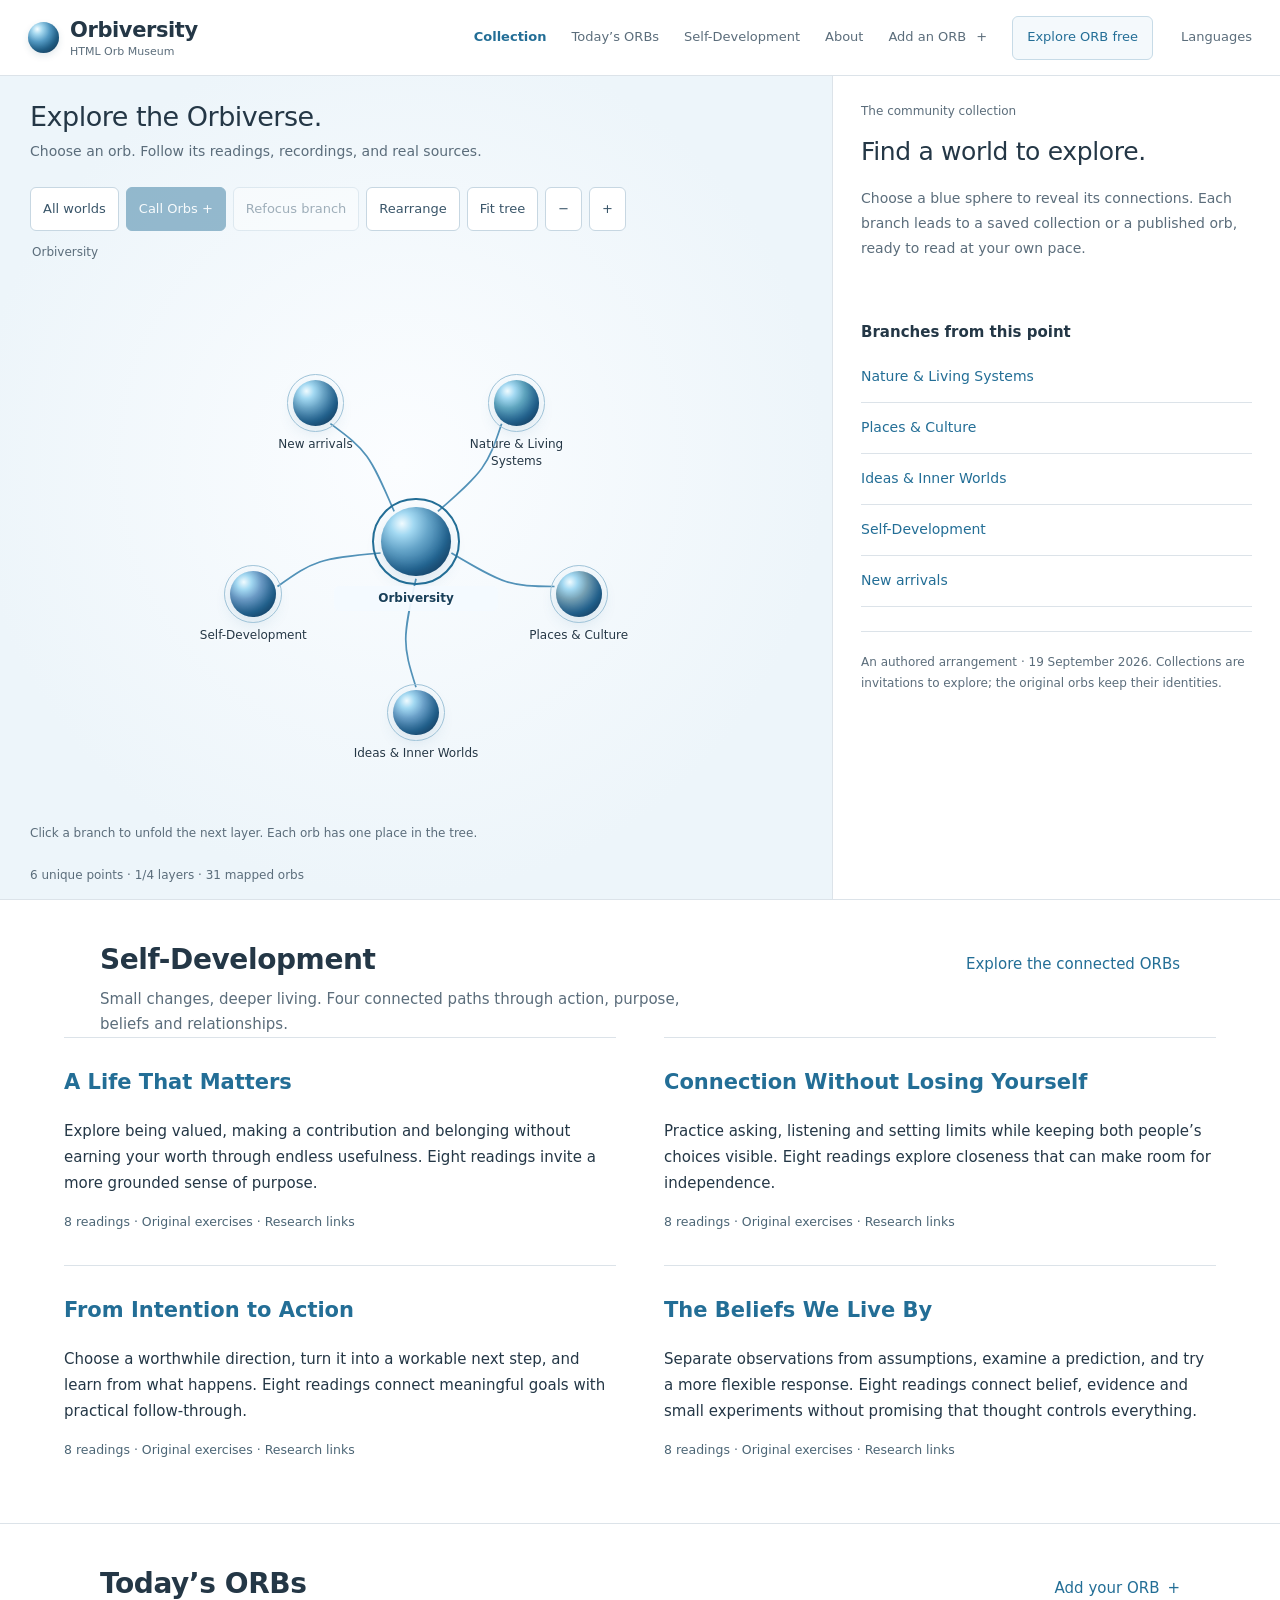
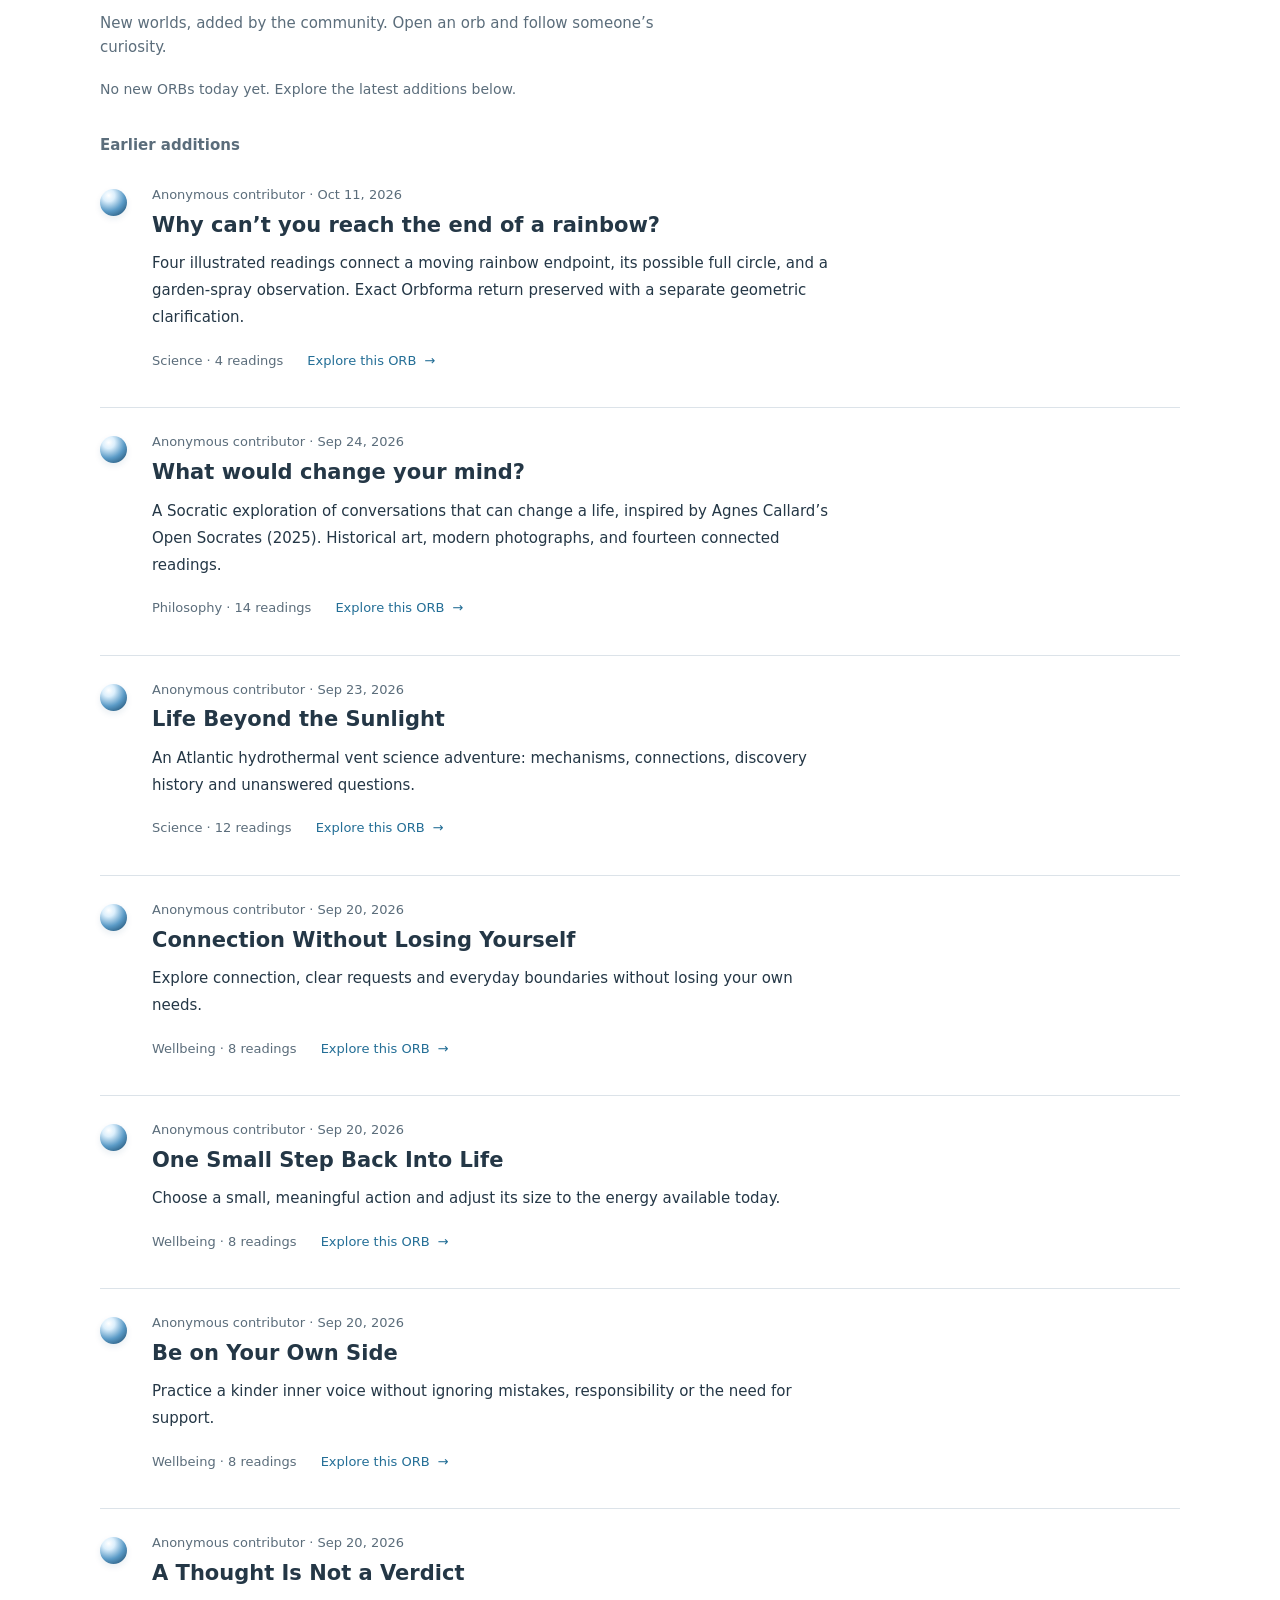
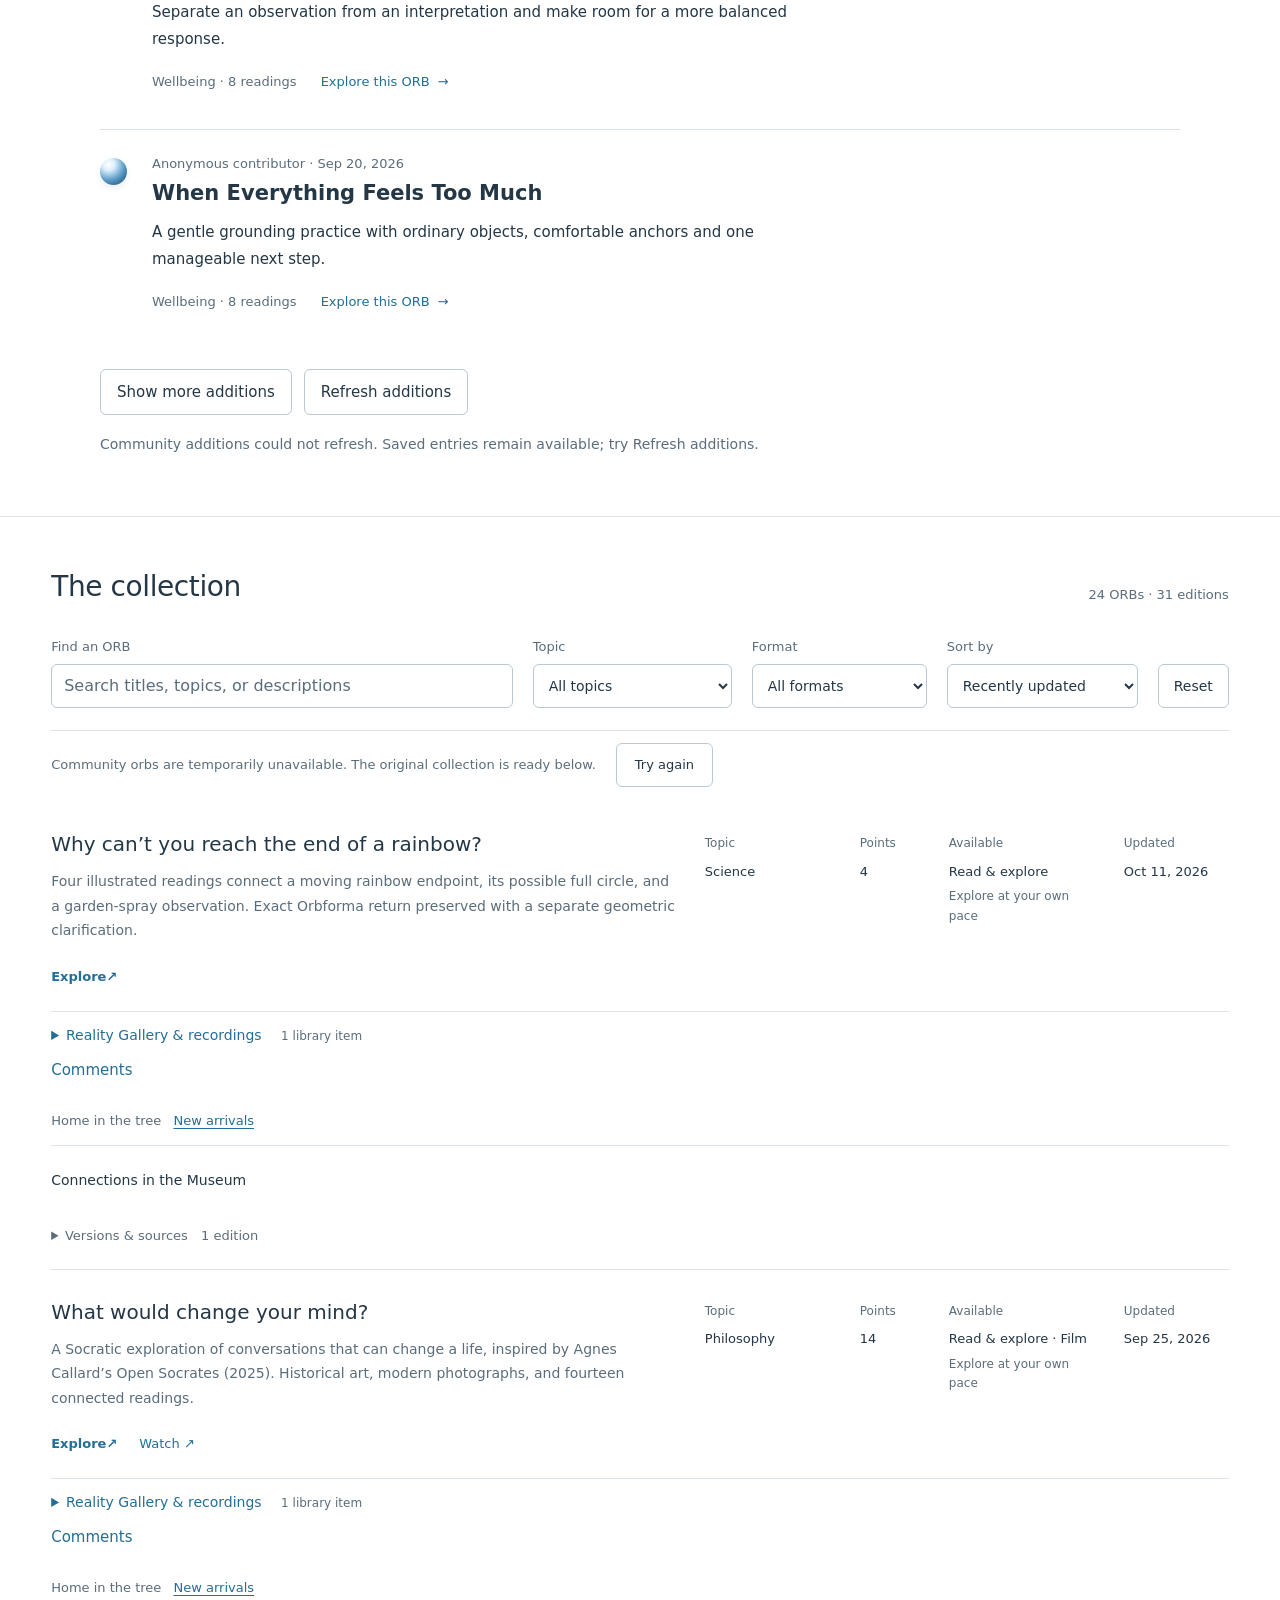
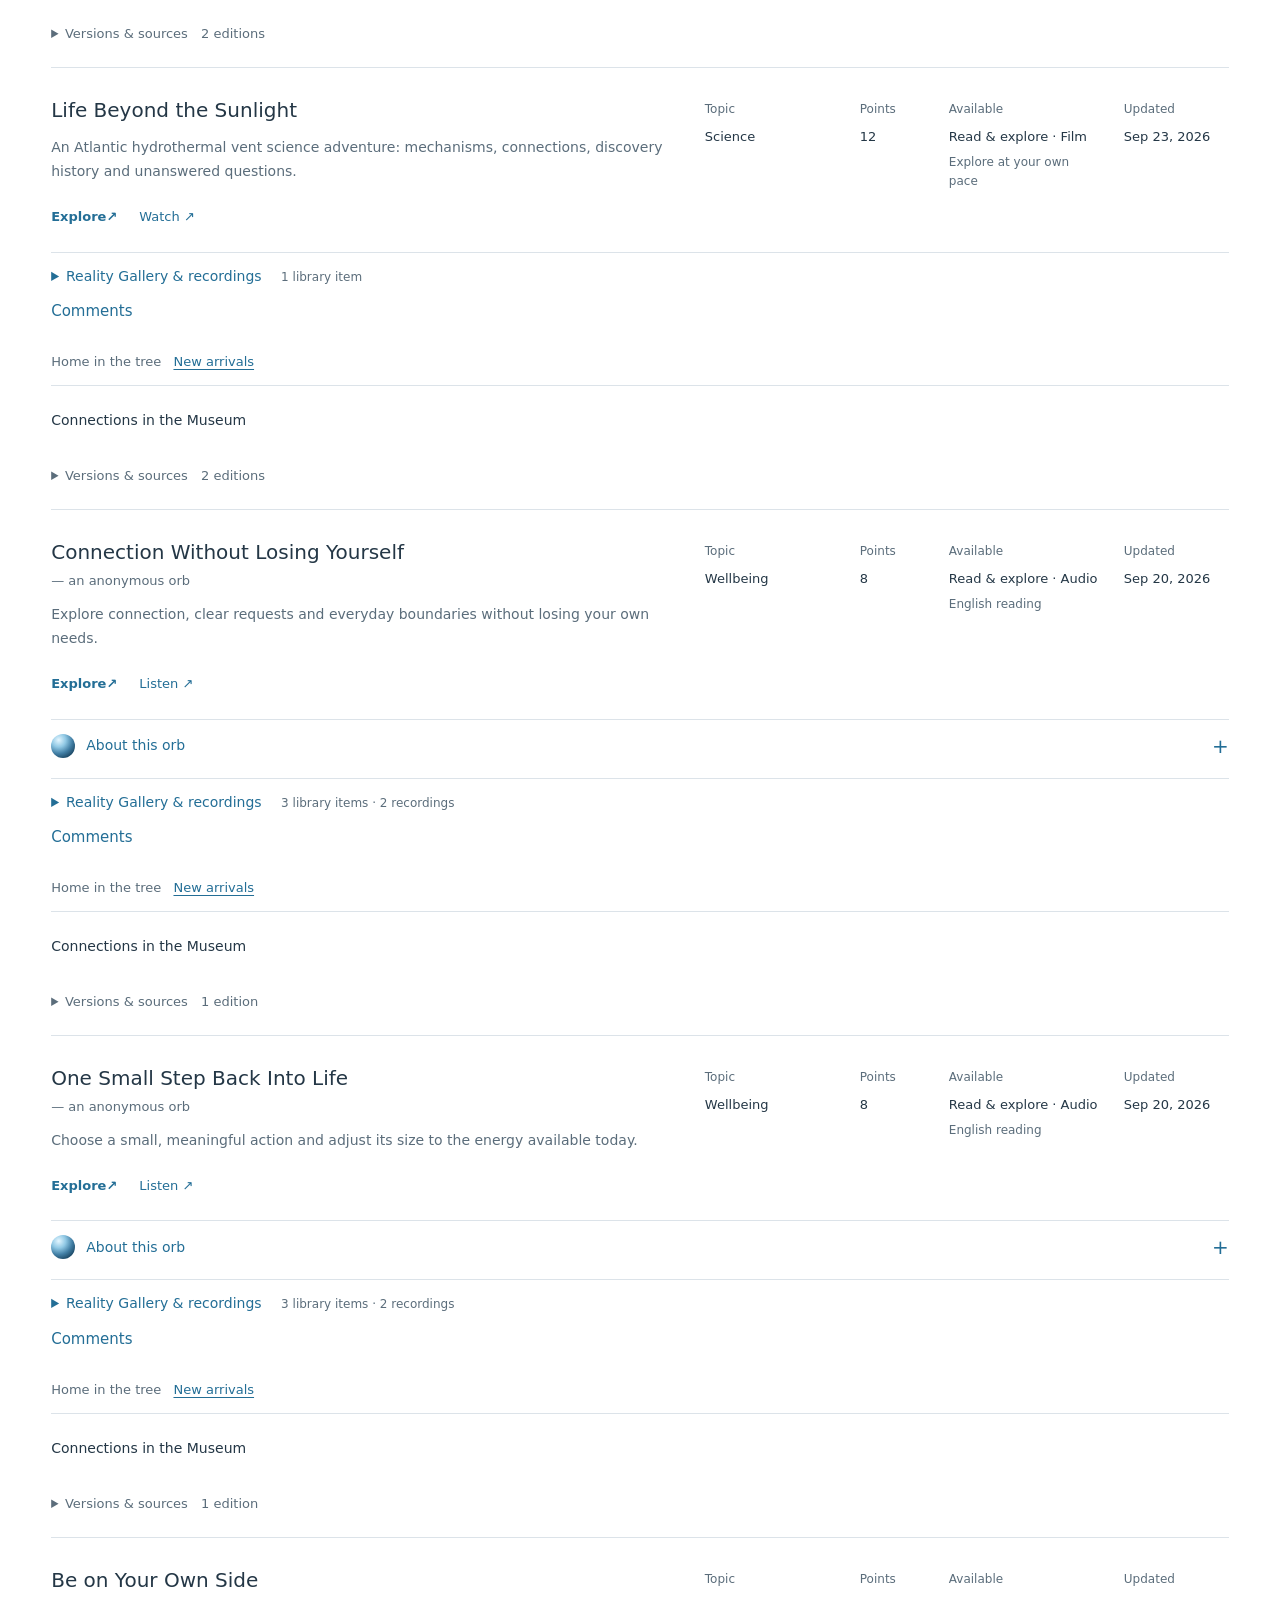
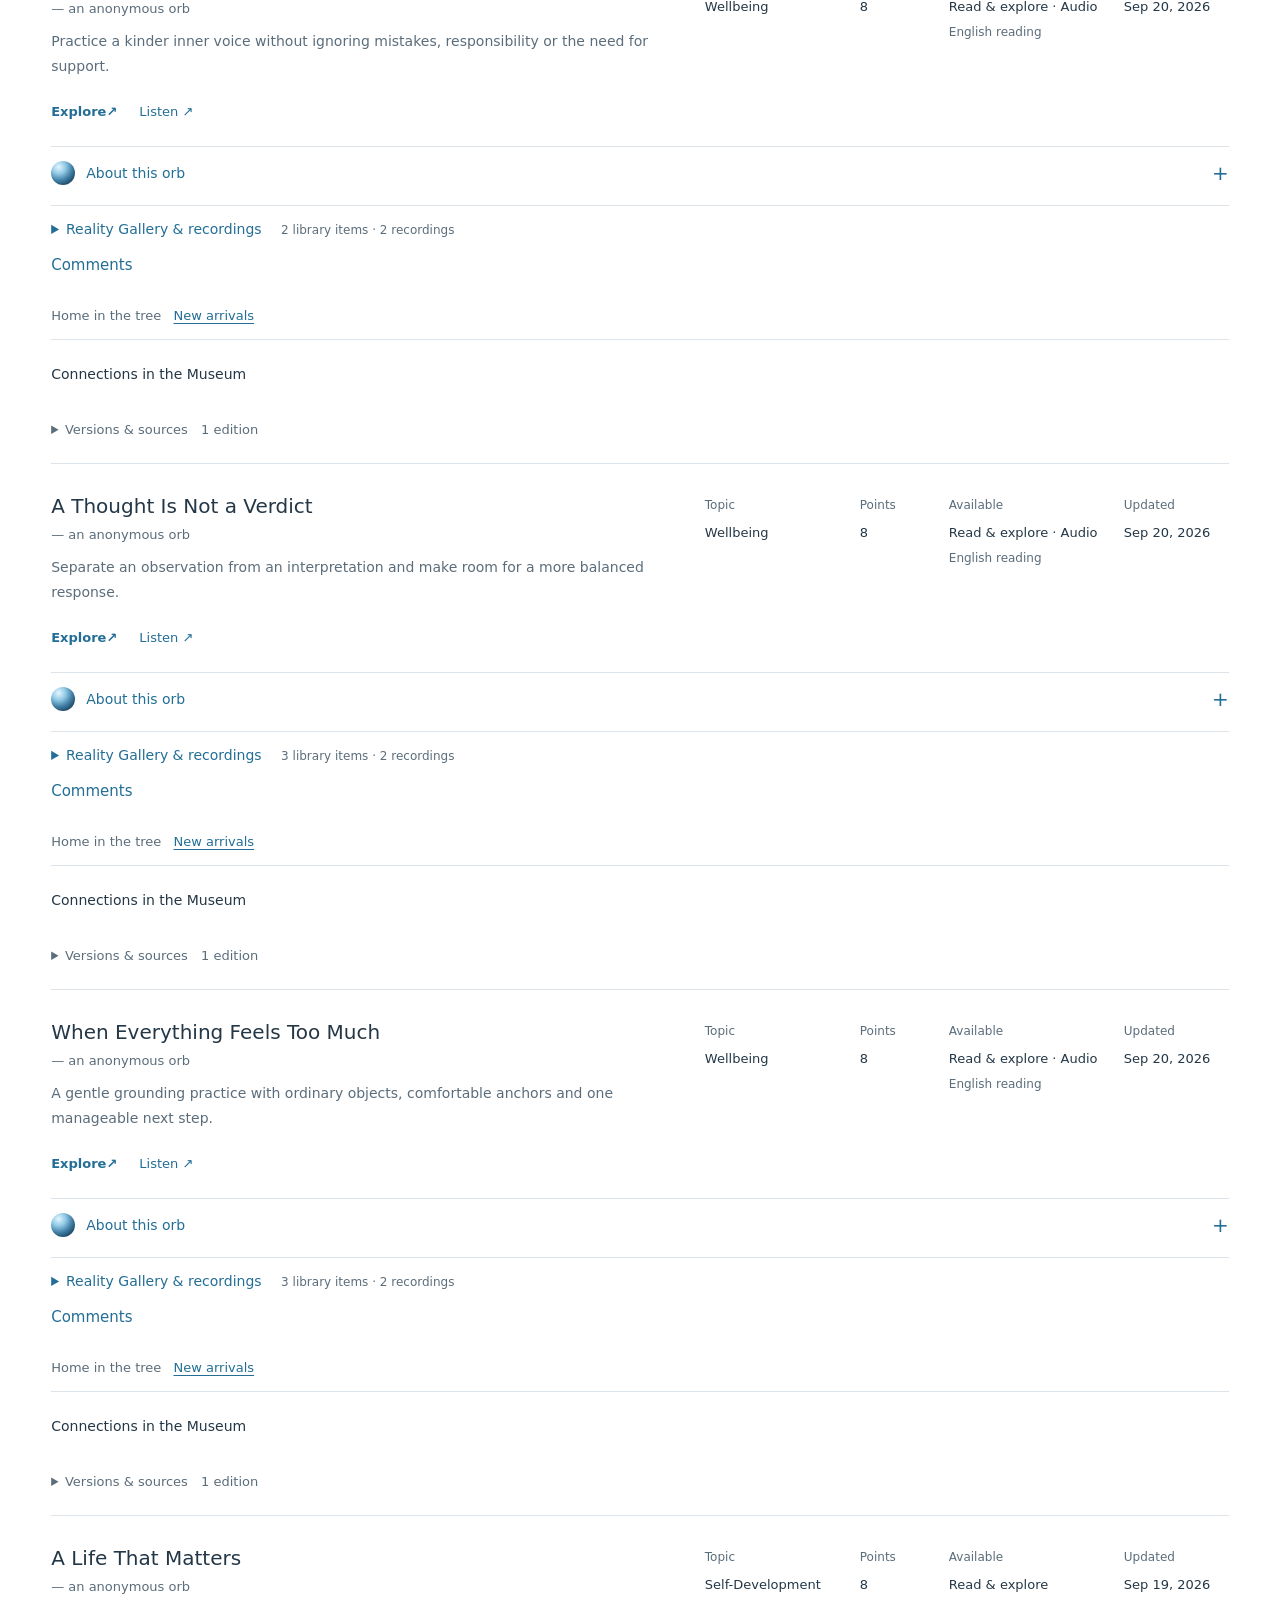
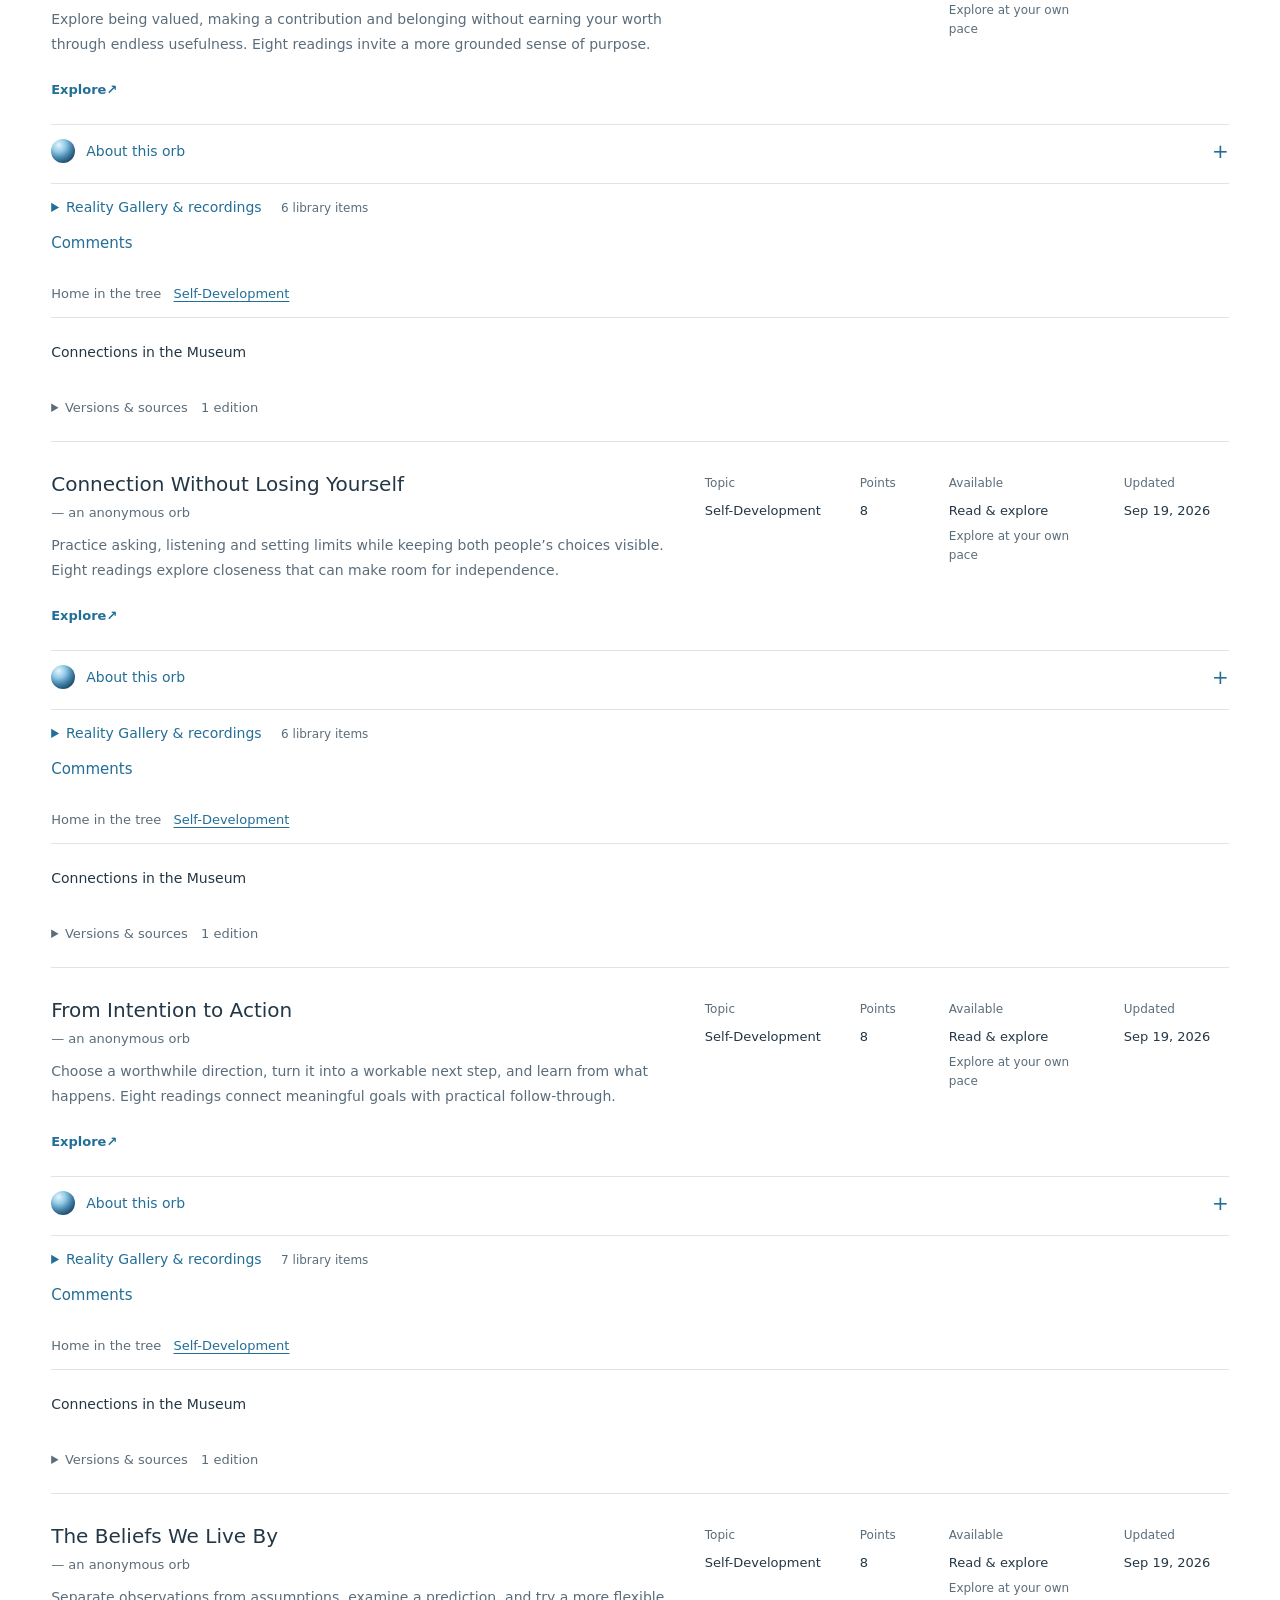
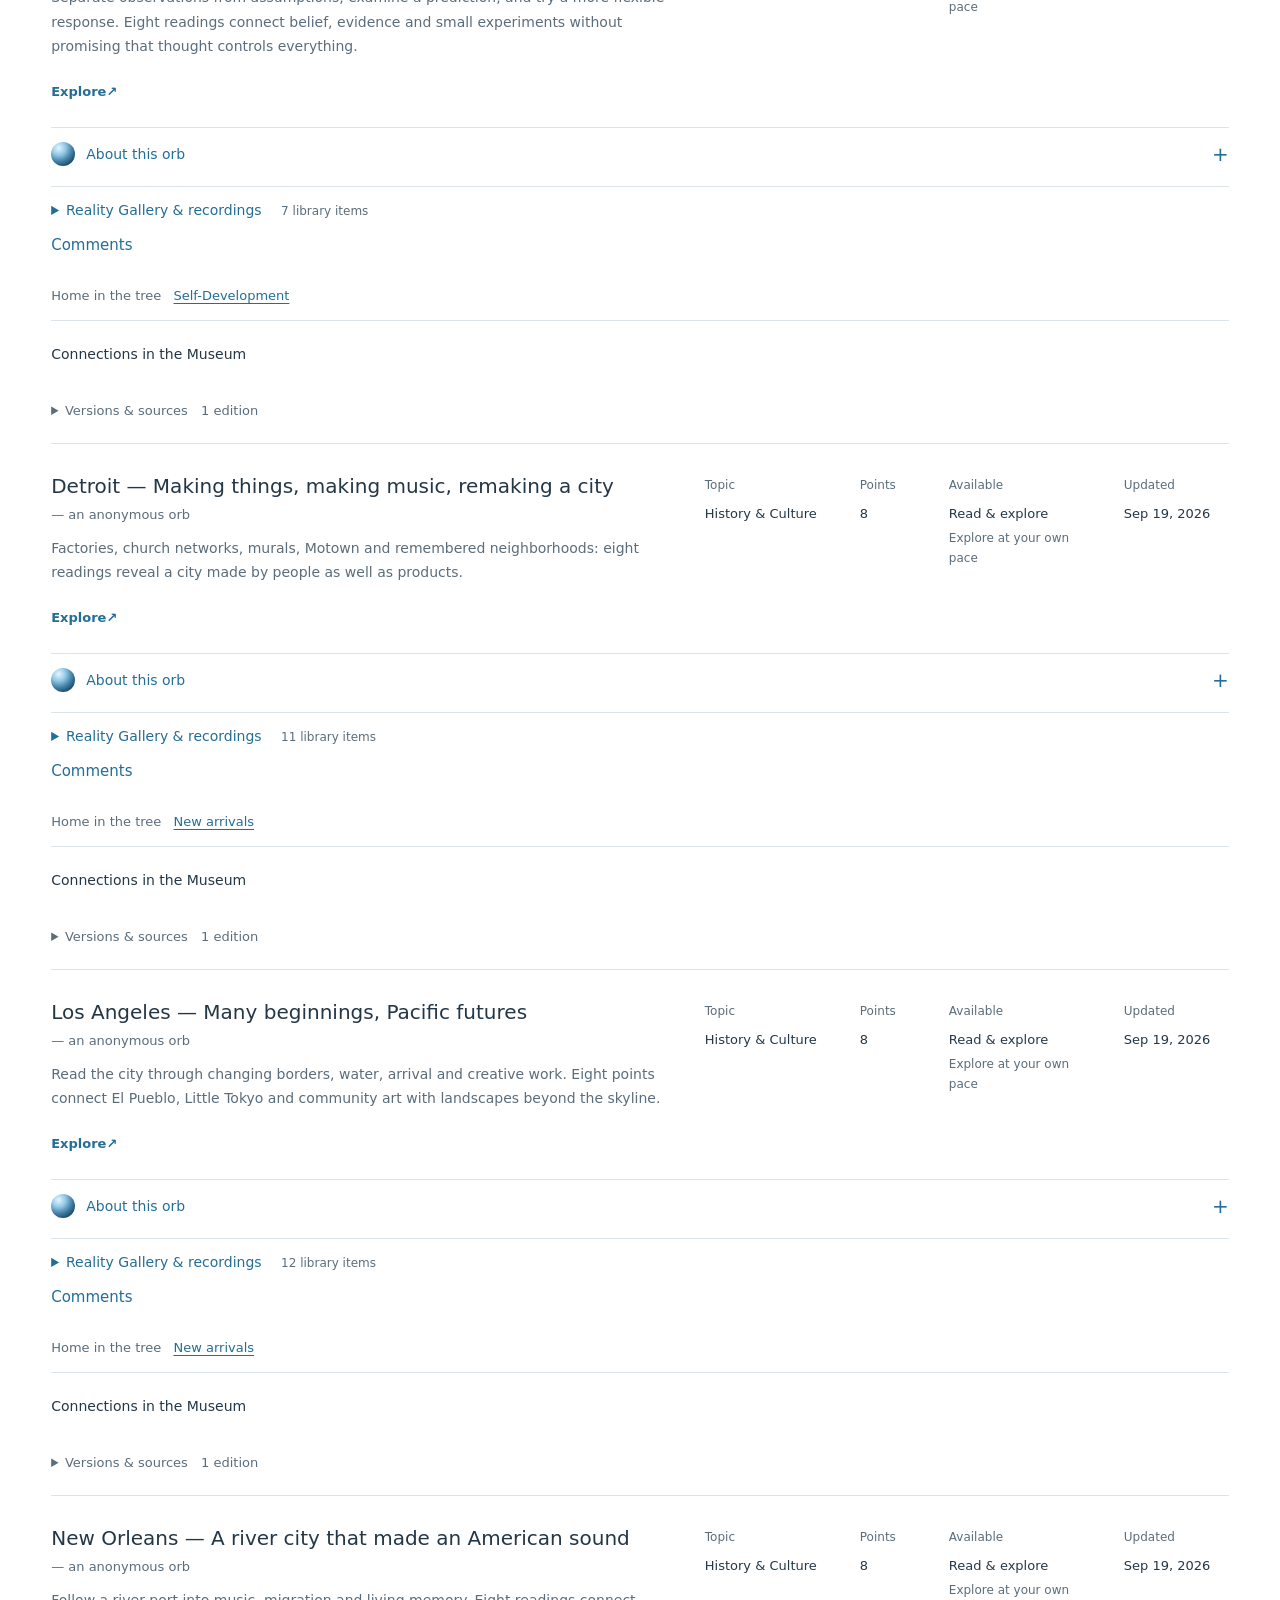
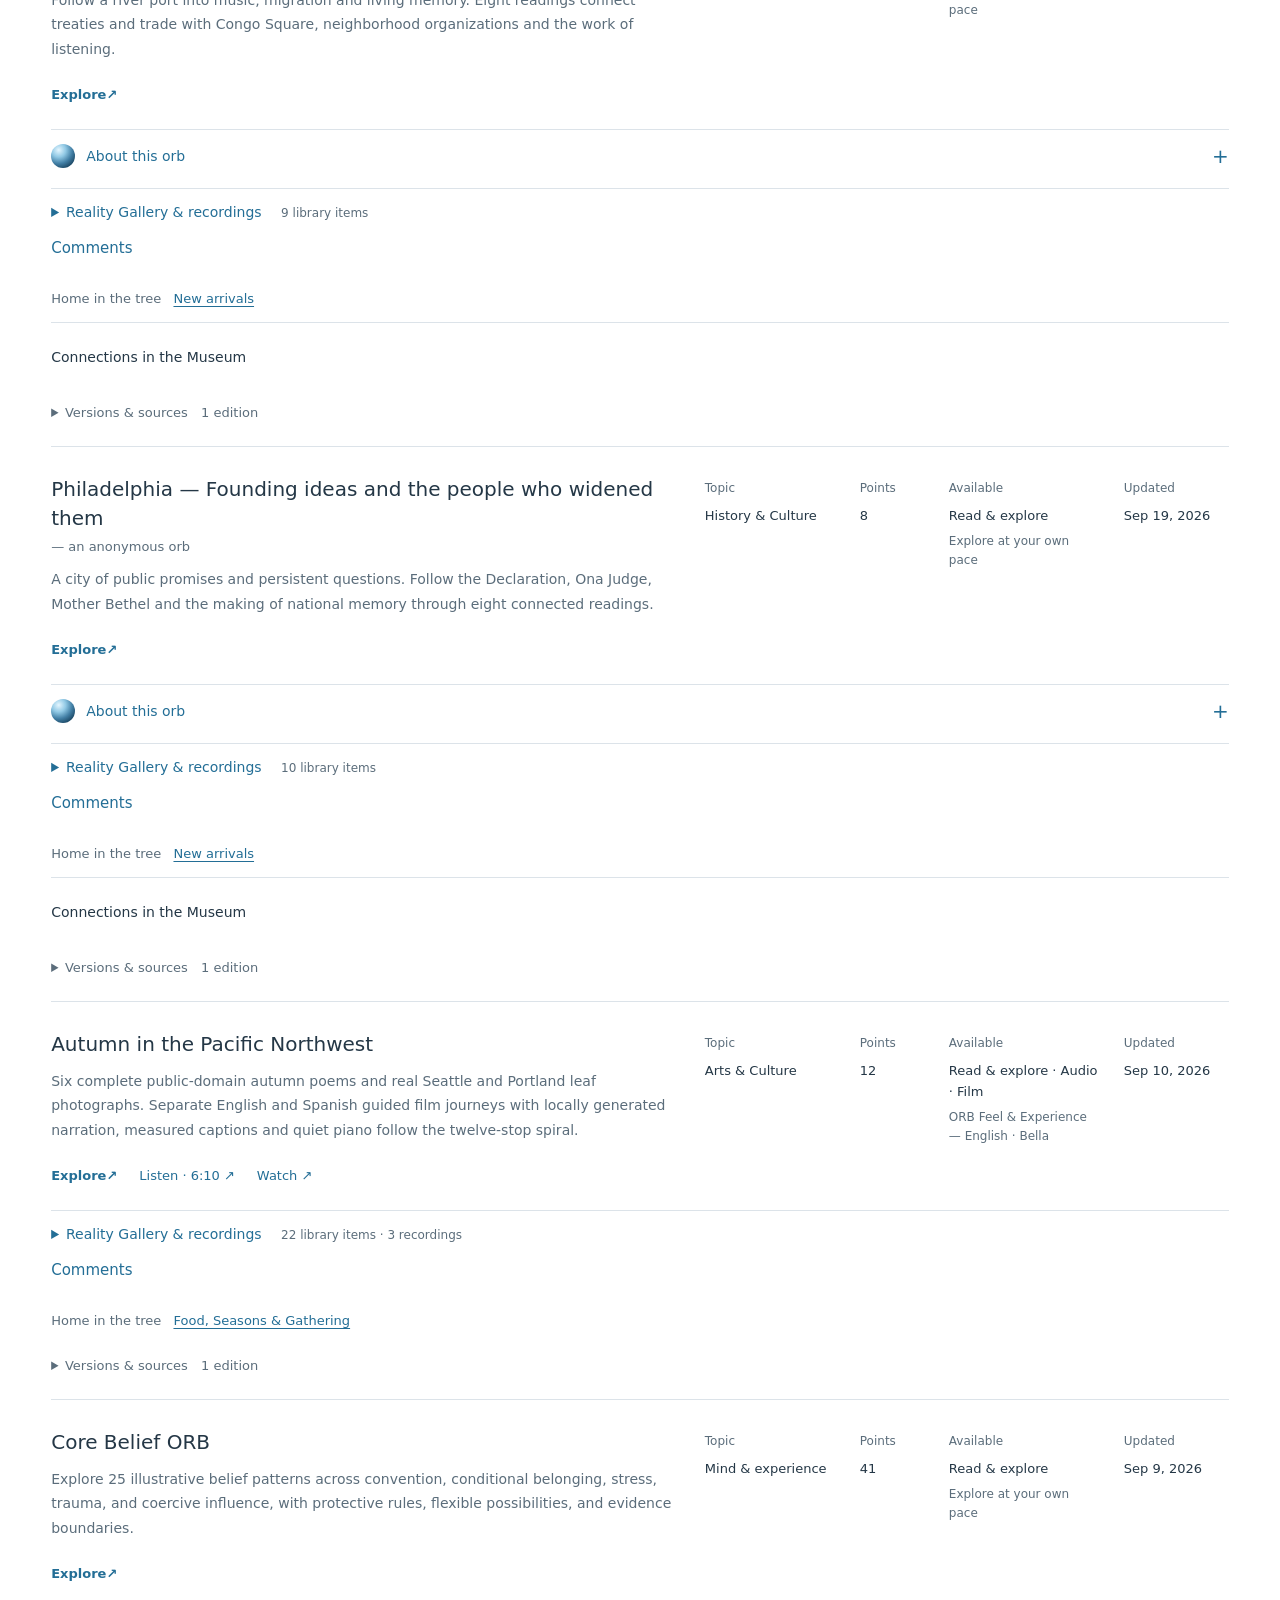
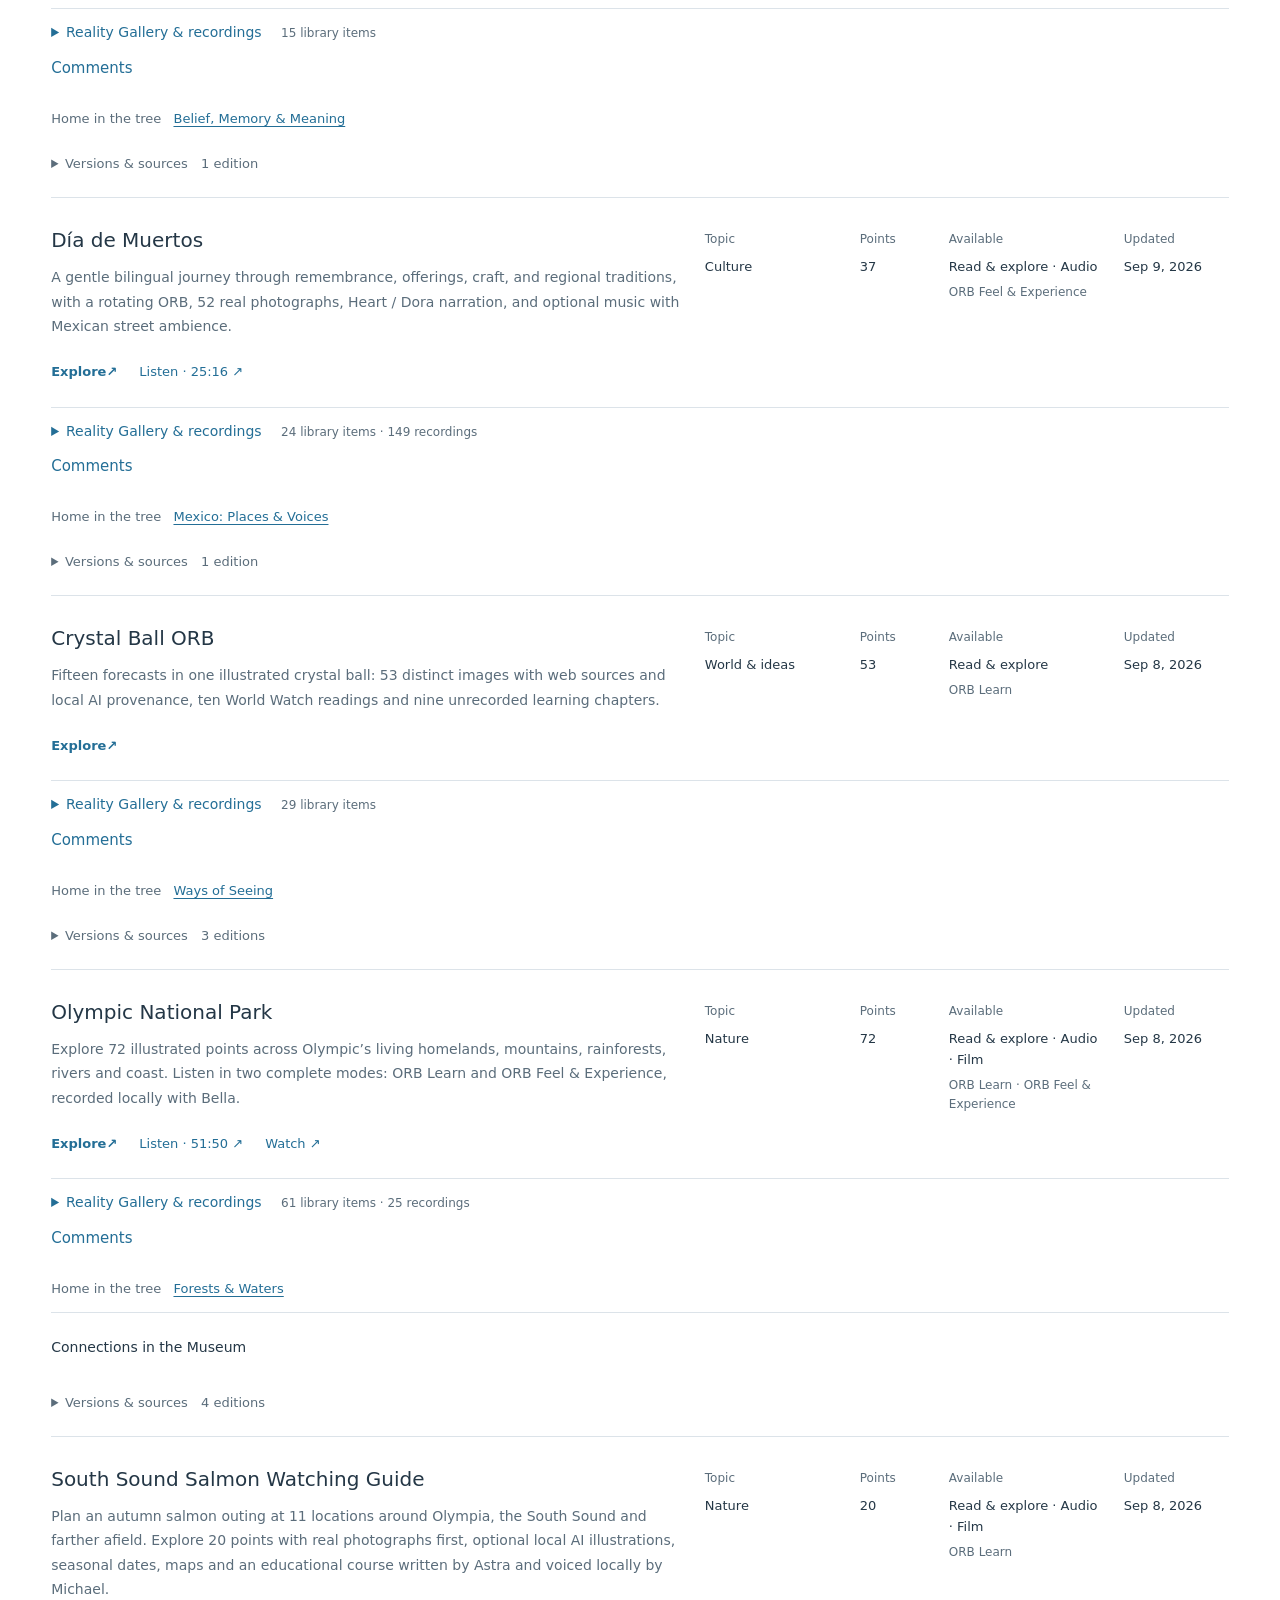
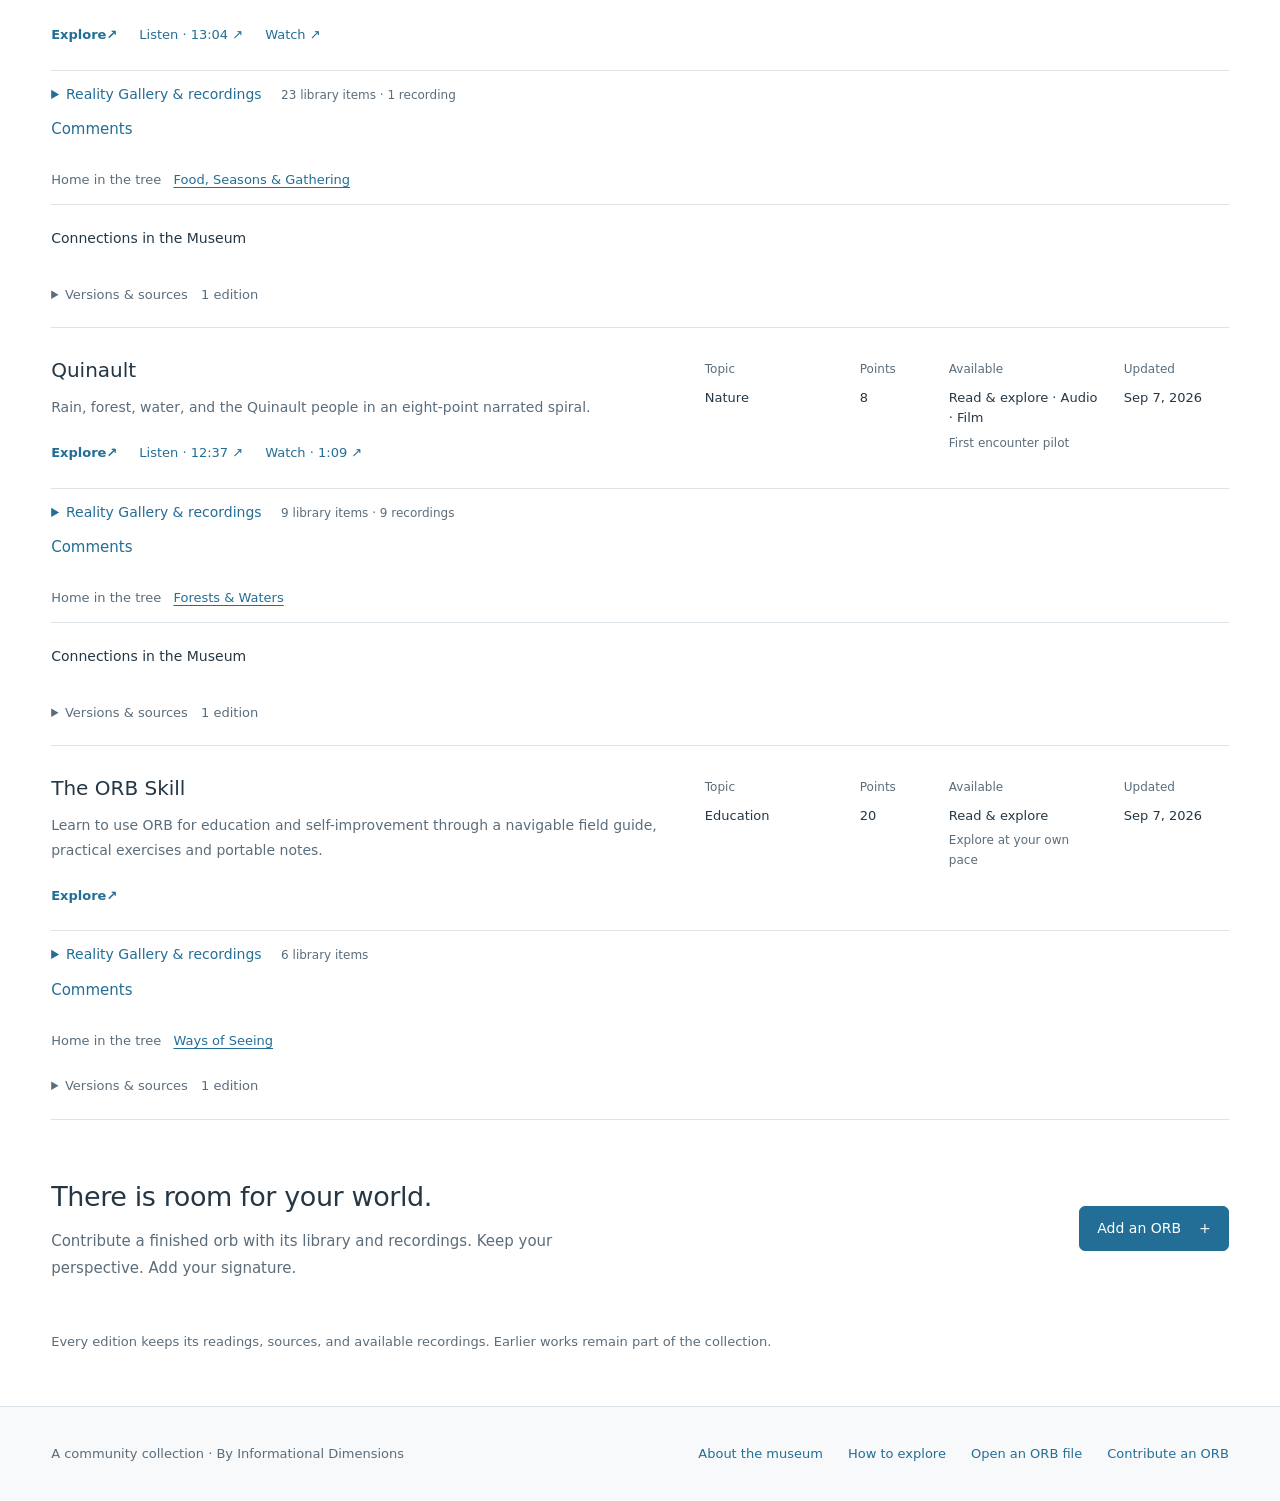
<file: index.html>
<!doctype html>
<html lang="en"><head><meta charset="utf-8"><meta name="viewport" content="width=device-width,initial-scale=1"><meta name="description" content="A community museum of finished HTML ORBs. Explore linked readings, source Reality Galleries, recorded journeys, and original editions."><meta name="theme-color" content="#f7f9fb"><title>Orbiversity - HTML Orb Museum</title><link rel="icon" href="orb-silver.jpg" type="image/jpeg"><link rel="stylesheet" href="vault.css?v=self-development-20260919"><link rel="stylesheet" href="languages.css"><link rel="stylesheet" href="todays-orbs.css?v=20260919"><link rel="canonical" href="https://orbiversity.com/orb-archive/">
<!-- orb-discovery:start -->
<meta name="google-site-verification" content="aya54Whb3DUf0XGE-lNv2AHAP24TRI1za52MRZBa41k">
<meta property="og:site_name" content="Orbiversity">
<meta property="og:type" content="website">
<meta property="og:title" content="Orbiversity — Explore the HTML Orb Museum">
<meta property="og:description" content="Explore a community collection of connected stories, historical cities, real sources, images and recordings. Choose an ORB and follow your curiosity.">
<meta property="og:url" content="https://orbiversity.com/orb-archive/">
<meta property="og:image" content="https://orbiversity.com/orb-archive/museum-earth-space-v2.webp">
<meta property="og:image:alt" content="Earth beneath a wide, star-filled sky">
<meta name="twitter:card" content="summary_large_image">
<meta name="twitter:title" content="Orbiversity — Explore the HTML Orb Museum">
<meta name="twitter:description" content="Explore a community collection of connected stories, historical cities, real sources, images and recordings. Choose an ORB and follow your curiosity.">
<meta name="twitter:image" content="https://orbiversity.com/orb-archive/museum-earth-space-v2.webp">
<meta name="twitter:image:alt" content="Earth beneath a wide, star-filled sky">
<script type="application/ld+json">{"@context":"https://schema.org","@type":"CollectionPage","name":"Orbiversity — HTML Orb Museum","url":"https://orbiversity.com/orb-archive/","isAccessibleForFree":true,"mainEntity":{"@type":"ItemList","itemListElement":[{"@type":"ListItem","position":1,"name":"Quinault","url":"https://orbiversity.com/Quinault-orb/"},{"@type":"ListItem","position":2,"name":"The ORB Skill","url":"https://orbiversity.com/the-orb-skill/"},{"@type":"ListItem","position":3,"name":"Olympic National Park","url":"https://orbiversity.com/olympic-national-park/"},{"@type":"ListItem","position":4,"name":"Crystal Ball ORB","url":"https://orbiversity.com/crystal-ball-orb/"},{"@type":"ListItem","position":5,"name":"South Sound Salmon Watching Guide","url":"https://orbiversity.com/south-sound-salmon-watching-guide/"},{"@type":"ListItem","position":6,"name":"Día de Muertos","url":"https://orbiversity.com/dia-de-muertos/"},{"@type":"ListItem","position":7,"name":"Autumn in the Pacific Northwest","url":"https://orbiversity.com/autumn-in-two-orbits/"},{"@type":"ListItem","position":8,"name":"Core Belief ORB","url":"https://orbiversity.com/core-belief/"},{"@type":"ListItem","position":9,"name":"Philadelphia — Founding ideas and the people who widened them","url":"https://orbiversity.com/us250-philadelphia/"},{"@type":"ListItem","position":10,"name":"New Orleans — A river city that made an American sound","url":"https://orbiversity.com/us250-new-orleans/"},{"@type":"ListItem","position":11,"name":"Detroit — Making things, making music, remaking a city","url":"https://orbiversity.com/us250-detroit/"},{"@type":"ListItem","position":12,"name":"Los Angeles — Many beginnings, Pacific futures","url":"https://orbiversity.com/us250-los-angeles/"},{"@type":"ListItem","position":13,"name":"From Intention to Action","url":"https://orbiversity.com/from-intention-to-action/"},{"@type":"ListItem","position":14,"name":"A Life That Matters","url":"https://orbiversity.com/a-life-that-matters/"},{"@type":"ListItem","position":15,"name":"The Beliefs We Live By","url":"https://orbiversity.com/the-beliefs-we-live-by/"},{"@type":"ListItem","position":16,"name":"Connection Without Losing Yourself","url":"https://orbiversity.com/connection-without-losing-yourself/"}]}}</script>
<script type="module" src="https://orbiversity.com/orb-analytics.mjs"></script>
<!-- orb-discovery:end -->
</head><body><a class="skip" href="#content">Skip to content</a><header class="vault-header"><a class="brand" href="./"><span class="brand-mark" aria-hidden="true"></span><span>Orbiversity<small>HTML Orb Museum</small></span></a><nav aria-label="Main navigation"><a href="./" aria-current="page">Collection</a><a href="./#todays-orbs">Today’s ORBs</a><a href="./#self-development">Self-Development</a><a href="about.html">About</a><a class="add-orb" href="submit.html">Add an ORB <span aria-hidden="true">+</span></a><a class="app-link" href="https://www.orbforma.com/nano.html">Explore ORB free</a></nav><details class="language-menu"><summary>Languages</summary><div class="language-options"><a href="?lang=en" lang="en" data-language="en">English</a><a href="?lang=es" lang="es" data-language="es">Español</a></div></details></header><main id="content"><div class="vault-workspace"><section class="vault-studio" aria-labelledby="studio-title"><div class="studio-heading"><p class="eyebrow">A community museum</p><h1 id="studio-title">Explore the Orbiverse.</h1><p>A living collection of readings, recordings, and real sources.</p></div><div class="orb-field" aria-label="Browse saved ORBs"><svg class="orbit-lines" viewBox="0 0 100 100" preserveAspectRatio="none" aria-hidden="true"><ellipse cx="50" cy="46" rx="34" ry="30"/><ellipse cx="50" cy="46" rx="21" ry="35" transform="rotate(36 50 46)"/></svg><a class="vault-orb is-featured" href="https://orbiversity.com/rainbow-viewing-geometry/" data-orb="rainbow-viewing-geometry" style="--x:50%;--y:38%" aria-label="Explore Why can’t you reach the end of a rainbow?"><span class="orb-sphere" aria-hidden="true"></span><span class="orb-label">Why can’t you reach the end of a rainbow?</span><span class="orb-type">Science</span></a><a class="vault-orb" href="https://orbiversity.com/what-would-change-your-mind/" data-orb="what-would-change-your-mind" style="--x:23%;--y:25%" aria-label="Explore What would change your mind?"><span class="orb-sphere" aria-hidden="true"></span><span class="orb-label">What would change your mind?</span><span class="orb-type">Philosophy</span></a><a class="vault-orb" href="https://orbiversity.com/life-beyond-the-sunlight/" data-orb="life-beyond-the-sunlight" style="--x:78%;--y:21%" aria-label="Explore Life Beyond the Sunlight"><span class="orb-sphere" aria-hidden="true"></span><span class="orb-label">Life Beyond the Sunlight</span><span class="orb-type">Science</span></a><a class="vault-orb" href="https://orbiversity.com/orb-learn-thoughts/" data-orb="orb-learn-thoughts" style="--x:16%;--y:57%" aria-label="Explore A Thought Is Not a Verdict"><span class="orb-sphere" aria-hidden="true"></span><span class="orb-label">A Thought Is Not a Verdict</span><span class="orb-type">Wellbeing</span></a><a class="vault-orb" href="https://orbiversity.com/orb-learn-self-compassion/" data-orb="orb-learn-self-compassion" style="--x:79%;--y:57%" aria-label="Explore Be on Your Own Side"><span class="orb-sphere" aria-hidden="true"></span><span class="orb-label">Be on Your Own Side</span><span class="orb-type">Wellbeing</span></a><a class="vault-orb" href="https://orbiversity.com/orb-learn-connection/" data-orb="orb-learn-connection" style="--x:34%;--y:72%" aria-label="Explore Connection Without Losing Yourself"><span class="orb-sphere" aria-hidden="true"></span><span class="orb-label">Connection Without Losing Yourself</span><span class="orb-type">Wellbeing</span></a><a class="vault-orb" href="https://orbiversity.com/orb-learn-small-steps/" data-orb="orb-learn-small-steps" style="--x:62%;--y:70%" aria-label="Explore One Small Step Back Into Life"><span class="orb-sphere" aria-hidden="true"></span><span class="orb-label">One Small Step Back Into Life</span><span class="orb-type">Wellbeing</span></a><a class="vault-orb" href="https://orbiversity.com/orb-learn-grounding/" data-orb="orb-learn-grounding" style="--x:49%;--y:11%" aria-label="Explore When Everything Feels Too Much"><span class="orb-sphere" aria-hidden="true"></span><span class="orb-label">When Everything Feels Too Much</span><span class="orb-type">Wellbeing</span></a></div><div class="studio-bottom"><span>Connected ideas. A shared world.</span><a href="#entries">Visit the collection <span aria-hidden="true">↓</span></a></div></section><aside class="vault-overview" aria-label="Featured ORB" id="orb-overview"><p class="eyebrow">Science</p><h2>Why can’t you reach the end of a rainbow?</h2><p class="overview-description">Four illustrated readings connect a moving rainbow endpoint, its possible full circle, and a garden-spray observation. Exact Orbforma return preserved with a separate geometric clarification.</p><p class="overview-meta">4 readings</p><a class="primary-link" href="https://orbiversity.com/rainbow-viewing-geometry/">Enter this ORB <span aria-hidden="true">↗</span></a><a class="edition-link" href="#orb-rainbow-viewing-geometry">Reality Gallery, recordings & editions</a><p class="vault-note">A finished world of readings and real sources. Follow its links at your own pace.</p></aside></div><section class="todays-orbs self-development-collection" id="self-development" aria-labelledby="self-development-title"><div class="arrival-heading"><div><h2 id="self-development-title">Self-Development</h2><p>Small changes, deeper living. Four connected paths through action, purpose, beliefs and relationships.</p></div><a href="./?map=self-development">Explore the connected ORBs</a></div><div class="self-development-links"><article><h3><a href="https://orbiversity.com/a-life-that-matters/">A Life That Matters</a></h3><p>Explore being valued, making a contribution and belonging without earning your worth through endless usefulness. Eight readings invite a more grounded sense of purpose.</p><small>8 readings · Original exercises · Research links</small></article><article><h3><a href="https://orbiversity.com/connection-without-losing-yourself/">Connection Without Losing Yourself</a></h3><p>Practice asking, listening and setting limits while keeping both people’s choices visible. Eight readings explore closeness that can make room for independence.</p><small>8 readings · Original exercises · Research links</small></article><article><h3><a href="https://orbiversity.com/from-intention-to-action/">From Intention to Action</a></h3><p>Choose a worthwhile direction, turn it into a workable next step, and learn from what happens. Eight readings connect meaningful goals with practical follow-through.</p><small>8 readings · Original exercises · Research links</small></article><article><h3><a href="https://orbiversity.com/the-beliefs-we-live-by/">The Beliefs We Live By</a></h3><p>Separate observations from assumptions, examine a prediction, and try a more flexible response. Eight readings connect belief, evidence and small experiments without promising that thought controls everything.</p><small>8 readings · Original exercises · Research links</small></article></div></section><section class="todays-orbs" id="todays-orbs" aria-labelledby="today-title"><div class="arrival-heading"><div><h2 id="today-title">Today’s ORBs</h2><p>New worlds, added by the community. Open an orb and follow someone’s curiosity.</p></div><a href="submit.html">Add your ORB <span aria-hidden="true">+</span></a></div><div class="arrival-body" id="arrival-body"><ol class="arrival-list"><li class="arrival-group"><h3>Latest additions</h3></li><li class="arrival"><span class="arrival-orb" aria-hidden="true"></span><article><div class="arrival-meta"><span>Anonymous contributor</span><span aria-hidden="true"> · </span><time datetime="2026-10-11">Oct 11, 2026</time></div><h3><a href="https://orbiversity.com/rainbow-viewing-geometry/">Why can’t you reach the end of a rainbow?</a></h3><p>Four illustrated readings connect a moving rainbow endpoint, its possible full circle, and a garden-spray observation. Exact Orbforma return preserved with a separate geometric clarification.</p><div class="arrival-foot">Science · 4 readings<a href="https://orbiversity.com/rainbow-viewing-geometry/">Explore this ORB <span aria-hidden="true">→</span></a></div></article></li><li class="arrival"><span class="arrival-orb" aria-hidden="true"></span><article><div class="arrival-meta"><span>Anonymous contributor</span><span aria-hidden="true"> · </span><time datetime="2026-09-24">Sep 24, 2026</time></div><h3><a href="https://orbiversity.com/what-would-change-your-mind/">What would change your mind?</a></h3><p>A Socratic exploration of conversations that can change a life, inspired by Agnes Callard’s Open Socrates (2025). Historical art, modern photographs, and fourteen connected readings.</p><div class="arrival-foot">Philosophy · 14 readings<a href="https://orbiversity.com/what-would-change-your-mind/">Explore this ORB <span aria-hidden="true">→</span></a></div></article></li><li class="arrival"><span class="arrival-orb" aria-hidden="true"></span><article><div class="arrival-meta"><span>Anonymous contributor</span><span aria-hidden="true"> · </span><time datetime="2026-09-23">Sep 23, 2026</time></div><h3><a href="https://orbiversity.com/life-beyond-the-sunlight/">Life Beyond the Sunlight</a></h3><p>An Atlantic hydrothermal vent science adventure: mechanisms, connections, discovery history and unanswered questions.</p><div class="arrival-foot">Science · 12 readings<a href="https://orbiversity.com/life-beyond-the-sunlight/">Explore this ORB <span aria-hidden="true">→</span></a></div></article></li><li class="arrival"><span class="arrival-orb" aria-hidden="true"></span><article><div class="arrival-meta"><span>Anonymous contributor</span><span aria-hidden="true"> · </span><time datetime="2026-09-20T04:28:31.097Z">Sep 19, 2026</time></div><h3><a href="https://orbiversity.com/orb-learn-connection/">Connection Without Losing Yourself</a></h3><p>Explore connection, clear requests and everyday boundaries without losing your own needs.</p><div class="arrival-foot">Wellbeing · 8 readings<a href="https://orbiversity.com/orb-learn-connection/">Explore this ORB <span aria-hidden="true">→</span></a></div></article></li><li class="arrival"><span class="arrival-orb" aria-hidden="true"></span><article><div class="arrival-meta"><span>Anonymous contributor</span><span aria-hidden="true"> · </span><time datetime="2026-09-20T04:28:27.398Z">Sep 19, 2026</time></div><h3><a href="https://orbiversity.com/orb-learn-small-steps/">One Small Step Back Into Life</a></h3><p>Choose a small, meaningful action and adjust its size to the energy available today.</p><div class="arrival-foot">Wellbeing · 8 readings<a href="https://orbiversity.com/orb-learn-small-steps/">Explore this ORB <span aria-hidden="true">→</span></a></div></article></li><li class="arrival"><span class="arrival-orb" aria-hidden="true"></span><article><div class="arrival-meta"><span>Anonymous contributor</span><span aria-hidden="true"> · </span><time datetime="2026-09-20T04:28:23.858Z">Sep 19, 2026</time></div><h3><a href="https://orbiversity.com/orb-learn-self-compassion/">Be on Your Own Side</a></h3><p>Practice a kinder inner voice without ignoring mistakes, responsibility or the need for support.</p><div class="arrival-foot">Wellbeing · 8 readings<a href="https://orbiversity.com/orb-learn-self-compassion/">Explore this ORB <span aria-hidden="true">→</span></a></div></article></li><li class="arrival"><span class="arrival-orb" aria-hidden="true"></span><article><div class="arrival-meta"><span>Anonymous contributor</span><span aria-hidden="true"> · </span><time datetime="2026-09-20T04:28:20.438Z">Sep 19, 2026</time></div><h3><a href="https://orbiversity.com/orb-learn-thoughts/">A Thought Is Not a Verdict</a></h3><p>Separate an observation from an interpretation and make room for a more balanced response.</p><div class="arrival-foot">Wellbeing · 8 readings<a href="https://orbiversity.com/orb-learn-thoughts/">Explore this ORB <span aria-hidden="true">→</span></a></div></article></li><li class="arrival"><span class="arrival-orb" aria-hidden="true"></span><article><div class="arrival-meta"><span>Anonymous contributor</span><span aria-hidden="true"> · </span><time datetime="2026-09-20T04:28:17.158Z">Sep 19, 2026</time></div><h3><a href="https://orbiversity.com/orb-learn-grounding/">When Everything Feels Too Much</a></h3><p>A gentle grounding practice with ordinary objects, comfortable anchors and one manageable next step.</p><div class="arrival-foot">Wellbeing · 8 readings<a href="https://orbiversity.com/orb-learn-grounding/">Explore this ORB <span aria-hidden="true">→</span></a></div></article></li></ol></div><div class="arrival-actions"><button id="arrival-more" type="button" hidden>Show more additions</button><button id="arrival-refresh" type="button" hidden>Refresh additions</button></div><p id="arrival-status" class="arrival-status" role="status">Recent additions from the saved collection. Community additions load when connected.</p></section><section class="vault-catalog" aria-labelledby="catalog-title"><div class="catalog-heading"><div><p class="eyebrow">The permanent collection</p><h2 id="catalog-title">The collection</h2></div><p><span id="count" role="status" aria-live="polite">24 ORBs</span><span class="edition-total"> · 31 editions</span></p></div><form class="vault-filters" hidden aria-label="Filter the collection"><label class="vault-search">Find an ORB<input id="query" type="search" placeholder="Search titles, topics, or descriptions" maxlength="200" aria-controls="entries" autocomplete="off"></label><label>Topic<select id="topic" aria-label="Topic"><option value="all">All topics</option><option value="Arts &amp; Culture">Arts &amp; Culture</option><option value="Culture">Culture</option><option value="Education">Education</option><option value="History &amp; Culture">History &amp; Culture</option><option value="Mind &amp; experience">Mind &amp; experience</option><option value="Nature">Nature</option><option value="Philosophy">Philosophy</option><option value="Science">Science</option><option value="Self-Development">Self-Development</option><option value="Wellbeing">Wellbeing</option><option value="World &amp; ideas">World &amp; ideas</option></select></label><label>Format<select id="format" aria-label="Format"><option value="all">All formats</option><option value="reading">Read &amp; explore</option><option value="audio">With narration</option><option value="video">With video</option></select></label><label>Sort by<select id="sort" aria-label="Sort by"><option value="updated">Recently updated</option><option value="newest">Newest added</option><option value="title">Title A–Z</option></select></label><button type="button" id="clear">Reset</button></form><div class="publication-feed-state"><p id="publication-status" role="status" aria-live="polite">The original collection is ready. Loading community orbs…</p><button id="publication-retry" type="button" hidden>Try again</button></div><div id="entries"><article id="orb-rainbow-viewing-geometry" class="orb-row" data-orb-id="rainbow-viewing-geometry"><div class="orb-main"><div class="orb-name"><h2><a href="https://orbiversity.com/rainbow-viewing-geometry/">Why can’t you reach the end of a rainbow?</a></h2><span class="kind">Interactive ORB</span></div><p class="description">Four illustrated readings connect a moving rainbow endpoint, its possible full circle, and a garden-spray observation. Exact Orbforma return preserved with a separate geometric clarification.</p><div class="row-actions"><a class="explore" href="https://orbiversity.com/rainbow-viewing-geometry/" aria-label="Explore Why can’t you reach the end of a rainbow?">Explore <span aria-hidden="true">↗</span></a></div></div><div class="cell topic-cell"><span class="mobile-label">Topic</span>Science</div><div class="cell points-cell"><span class="mobile-label">Points</span>4</div><div class="cell formats-cell"><span class="mobile-label">Available</span><span>Read &amp; explore</span><small>Explore at your own pace</small></div><div class="cell date-cell"><span class="mobile-label">Updated</span><time datetime="2026-10-11">Oct 11, 2026</time></div><details class="museum-holdings"><summary>Reality Gallery & recordings <span>1 library item</span></summary><div class="holdings-grid"><section><h3>Reality Gallery & sources</h3><ul><li><a href="https://github.com/visualizationcreation/rainbow-viewing-geometry/tree/19c3b0349af56568033ec29e0e870508cd584f6e">Edition source files <span aria-hidden="true">↗</span></a><small>Source record</small></li></ul></section></div></details><details class="version-details"><summary>Versions &amp; sources <span>1 edition</span></summary><div class="version-body"><ul><li><div class="edition-title"><a href="https://orbiversity.com/rainbow-viewing-geometry/">Rainbow viewing geometry · English</a><span>Orbforma Explore return · editorial clarification separate</span></div><p>Illustrated Spiral ORB · Published Oct 11, 2026</p><p>4 readings · original return · credited artwork</p><p>ORB skill version: not recorded · <a href="https://github.com/visualizationcreation/rainbow-viewing-geometry/tree/19c3b0349af56568033ec29e0e870508cd584f6e">Source snapshot ↗</a></p></li></ul><a class="repo-link" href="https://github.com/visualizationcreation/rainbow-viewing-geometry">GitHub repository ↗</a></div></details></article>
<article id="orb-what-would-change-your-mind" class="orb-row" data-orb-id="what-would-change-your-mind"><div class="orb-main"><div class="orb-name"><h2><a href="https://orbiversity.com/what-would-change-your-mind/">What would change your mind?</a></h2><span class="kind">Interactive ORB</span></div><p class="description">A Socratic exploration of conversations that can change a life, inspired by Agnes Callard’s Open Socrates (2025). Historical art, modern photographs, and fourteen connected readings.</p><div class="row-actions"><a class="explore" href="https://orbiversity.com/what-would-change-your-mind/" aria-label="Explore What would change your mind?">Explore <span aria-hidden="true">↗</span></a><a href="https://youtu.be/vxddNvsgMkE" aria-label="Watch What would change your mind? Video">Watch ↗</a></div></div><div class="cell topic-cell"><span class="mobile-label">Topic</span>Philosophy</div><div class="cell points-cell"><span class="mobile-label">Points</span>14</div><div class="cell formats-cell"><span class="mobile-label">Available</span><span>Read &amp; explore · Film</span><small>Explore at your own pace</small></div><div class="cell date-cell"><span class="mobile-label">Updated</span><time datetime="2026-09-25">Sep 25, 2026</time></div><details class="museum-holdings"><summary>Reality Gallery & recordings <span>1 library item</span></summary><div class="holdings-grid"><section><h3>Reality Gallery & sources</h3><ul><li><a href="https://github.com/visualizationcreation/what-would-change-your-mind/tree/2dbd2c1d80c176a6eee8cba70c7b7a4a34d5c2e3">Edition source files <span aria-hidden="true">↗</span></a><small>Source record</small></li></ul></section></div></details><details class="version-details"><summary>Versions &amp; sources <span>2 editions</span></summary><div class="version-body"><ul><li><div class="edition-title"><a href="https://orbiversity.com/what-would-change-your-mind/">Socratic questioning · English</a><span>Authored with Codex</span></div><p>Illustrated interactive ORB · Published Sep 24, 2026</p><p>14 readings · original episode · sources and artwork</p><p>ORB skill version: not recorded · <a href="https://github.com/visualizationcreation/what-would-change-your-mind/tree/2dbd2c1d80c176a6eee8cba70c7b7a4a34d5c2e3">Source snapshot ↗</a></p></li><li><div class="edition-title"><a href="https://orbiversity.com/what-would-change-your-mind/es.html">Cuestionamiento socrático · Español</a><span>Authored with Codex</span></div><p>ORB ilustrado e interactivo · Published Sep 25, 2026</p><p>14 lecturas · narración y mapas en español · arte y fuentes</p><p>ORB skill version: not recorded · <a href="https://github.com/visualizationcreation/what-would-change-your-mind/blob/c36e3a483bf282c378f7d1af5c21f94407a295ce/es.html">Source snapshot ↗</a></p></li></ul><a class="repo-link" href="https://github.com/visualizationcreation/what-would-change-your-mind">GitHub repository ↗</a></div></details></article>
<article id="orb-life-beyond-the-sunlight" class="orb-row" data-orb-id="life-beyond-the-sunlight"><div class="orb-main"><div class="orb-name"><h2><a href="https://orbiversity.com/life-beyond-the-sunlight/">Life Beyond the Sunlight</a></h2><span class="kind">Interactive ORB</span></div><p class="description">An Atlantic hydrothermal vent science adventure: mechanisms, connections, discovery history and unanswered questions.</p><div class="row-actions"><a class="explore" href="https://orbiversity.com/life-beyond-the-sunlight/" aria-label="Explore Life Beyond the Sunlight">Explore <span aria-hidden="true">↗</span></a><a href="https://youtu.be/D8DuMg1LPek" aria-label="Watch Life Beyond the Sunlight Video">Watch ↗</a></div></div><div class="cell topic-cell"><span class="mobile-label">Topic</span>Science</div><div class="cell points-cell"><span class="mobile-label">Points</span>12</div><div class="cell formats-cell"><span class="mobile-label">Available</span><span>Read &amp; explore · Film</span><small>Explore at your own pace</small></div><div class="cell date-cell"><span class="mobile-label">Updated</span><time datetime="2026-09-23">Sep 23, 2026</time></div><details class="museum-holdings"><summary>Reality Gallery & recordings <span>1 library item</span></summary><div class="holdings-grid"><section><h3>Reality Gallery & sources</h3><ul><li><a href="https://github.com/visualizationcreation/life-beyond-the-sunlight/tree/4c55560ee59e8292bee659c2f04384d733bc9a5c">Edition source files <span aria-hidden="true">↗</span></a><small>Source record</small></li></ul></section></div></details><details class="version-details"><summary>Versions &amp; sources <span>2 editions</span></summary><div class="version-body"><ul><li><div class="edition-title"><a href="https://orbiversity.com/life-beyond-the-sunlight/">Atlantic science adventure · English</a><span>Authored with Codex</span></div><p>Interactive science ORB · Published Sep 23, 2026</p><p>12 readings · sources · new research questions</p><p>ORB skill version: not recorded · <a href="https://github.com/visualizationcreation/life-beyond-the-sunlight/tree/4c55560ee59e8292bee659c2f04384d733bc9a5c">Source snapshot ↗</a></p></li><li><div class="edition-title"><a href="https://orbiversity.com/life-beyond-the-sunlight/es.html">Aventura científica del Atlántico · Español</a><span>Authored with Codex</span></div><p>Interactive science ORB · Published Sep 23, 2026</p><p>12 lecturas · documental de 20 minutos · Español</p><p>ORB skill version: not recorded · <a href="https://github.com/visualizationcreation/life-beyond-the-sunlight/blob/main/es.html">Source snapshot ↗</a></p></li></ul><a class="repo-link" href="https://github.com/visualizationcreation/life-beyond-the-sunlight">GitHub repository ↗</a></div></details></article>
<article id="orb-orb-learn-thoughts" class="orb-row" data-orb-id="orb-learn-thoughts"><div class="orb-main"><div class="orb-name"><h2><a href="https://orbiversity.com/orb-learn-thoughts/">A Thought Is Not a Verdict<span class="orb-byline"> — an anonymous orb</span></a></h2><span class="kind">Read &amp; listen</span></div><p class="description">Separate an observation from an interpretation and make room for a more balanced response.</p><div class="row-actions"><a class="explore" href="https://orbiversity.com/orb-learn-thoughts/" aria-label="Explore A Thought Is Not a Verdict">Explore <span aria-hidden="true">↗</span></a><a href="https://orbiversity.com/orb-learn-thoughts/" aria-label="Listen to A Thought Is Not a Verdict">Listen ↗</a></div></div><div class="cell topic-cell"><span class="mobile-label">Topic</span>Wellbeing</div><div class="cell points-cell"><span class="mobile-label">Points</span>8</div><div class="cell formats-cell"><span class="mobile-label">Available</span><span>Read &amp; explore · Audio</span><small>English reading</small></div><div class="cell date-cell"><span class="mobile-label">Updated</span><time datetime="2026-09-20">Sep 20, 2026</time></div><details class="orb-about-point"><summary><span class="about-point-sphere" aria-hidden="true"></span><span>About this orb</span><span class="about-point-chevron" aria-hidden="true">+</span></summary><div class="orb-about-reading"><p class="about-attribution">A Thought Is Not a Verdict — an anonymous orb</p></div></details><details class="museum-holdings"><summary>Reality Gallery & recordings <span>3 library items · 2 recordings</span></summary><div class="holdings-grid"><section><h3>Reality Gallery & sources</h3><ul><li><a href="https://www.nhs.uk/every-mind-matters/mental-wellbeing-tips/self-help-cbt-techniques/reframing-unhelpful-thoughts/">Reframing unhelpful thoughts <span aria-hidden="true">↗</span></a><small>website</small></li><li><a href="https://www.who.int/publications-detail-redirect/9789240003927">Doing What Matters in Times of Stress <span aria-hidden="true">↗</span></a><small>website</small></li><li><a href="https://github.com/visualizationcreation/orb-learn-thoughts/tree/0396e17a81f2a0acc4ce36d37b34abdf48e77862">Edition source files <span aria-hidden="true">↗</span></a><small>Source record</small></li></ul></section><section><h3>Listen to this edition</h3><ul><li><a href="https://orbiversity.com/orb-learn-thoughts/">English reading <span aria-hidden="true">↗</span></a><small></small></li><li><a href="https://orbiversity.com/orb-learn-thoughts/">Lectura en español <span aria-hidden="true">↗</span></a><small></small></li></ul></section></div></details><details class="version-details"><summary>Versions &amp; sources <span>1 edition</span></summary><div class="version-body"><ul><li><div class="edition-title"><a href="https://orbiversity.com/orb-learn-thoughts/">ORB Learn · Bilingual reading &amp; listening</a><span>Authored with Codex</span></div><p>Orbiversity illustrated reading &amp; listening · Published Sep 20, 2026</p><p>8 readings · English / Español · ElevenLabs Gentle Guide</p><p>ORB skill version: not recorded · <a href="https://github.com/visualizationcreation/orb-learn-thoughts/tree/0396e17a81f2a0acc4ce36d37b34abdf48e77862">Source snapshot ↗</a></p><p>A Little More Room — optional educational practices, not treatment. Original AI illustrations and recorded narration.</p></li></ul><a class="repo-link" href="https://github.com/visualizationcreation/orb-learn-thoughts">GitHub repository ↗</a></div></details></article>
<article id="orb-orb-learn-self-compassion" class="orb-row" data-orb-id="orb-learn-self-compassion"><div class="orb-main"><div class="orb-name"><h2><a href="https://orbiversity.com/orb-learn-self-compassion/">Be on Your Own Side<span class="orb-byline"> — an anonymous orb</span></a></h2><span class="kind">Read &amp; listen</span></div><p class="description">Practice a kinder inner voice without ignoring mistakes, responsibility or the need for support.</p><div class="row-actions"><a class="explore" href="https://orbiversity.com/orb-learn-self-compassion/" aria-label="Explore Be on Your Own Side">Explore <span aria-hidden="true">↗</span></a><a href="https://orbiversity.com/orb-learn-self-compassion/" aria-label="Listen to Be on Your Own Side">Listen ↗</a></div></div><div class="cell topic-cell"><span class="mobile-label">Topic</span>Wellbeing</div><div class="cell points-cell"><span class="mobile-label">Points</span>8</div><div class="cell formats-cell"><span class="mobile-label">Available</span><span>Read &amp; explore · Audio</span><small>English reading</small></div><div class="cell date-cell"><span class="mobile-label">Updated</span><time datetime="2026-09-20">Sep 20, 2026</time></div><details class="orb-about-point"><summary><span class="about-point-sphere" aria-hidden="true"></span><span>About this orb</span><span class="about-point-chevron" aria-hidden="true">+</span></summary><div class="orb-about-reading"><p class="about-attribution">Be on Your Own Side — an anonymous orb</p></div></details><details class="museum-holdings"><summary>Reality Gallery & recordings <span>2 library items · 2 recordings</span></summary><div class="holdings-grid"><section><h3>Reality Gallery & sources</h3><ul><li><a href="https://www.cci.health.wa.gov.au/Resources/Looking-After-Yourself/Self-Compassion">Building self-compassion <span aria-hidden="true">↗</span></a><small>website</small></li><li><a href="https://github.com/visualizationcreation/orb-learn-self-compassion/tree/cedd556492cf230b7628122d6e8722f80c689bd2">Edition source files <span aria-hidden="true">↗</span></a><small>Source record</small></li></ul></section><section><h3>Listen to this edition</h3><ul><li><a href="https://orbiversity.com/orb-learn-self-compassion/">English reading <span aria-hidden="true">↗</span></a><small></small></li><li><a href="https://orbiversity.com/orb-learn-self-compassion/">Lectura en español <span aria-hidden="true">↗</span></a><small></small></li></ul></section></div></details><details class="version-details"><summary>Versions &amp; sources <span>1 edition</span></summary><div class="version-body"><ul><li><div class="edition-title"><a href="https://orbiversity.com/orb-learn-self-compassion/">ORB Learn · Bilingual reading &amp; listening</a><span>Authored with Codex</span></div><p>Orbiversity illustrated reading &amp; listening · Published Sep 20, 2026</p><p>8 readings · English / Español · ElevenLabs Gentle Guide</p><p>ORB skill version: not recorded · <a href="https://github.com/visualizationcreation/orb-learn-self-compassion/tree/cedd556492cf230b7628122d6e8722f80c689bd2">Source snapshot ↗</a></p><p>A Little More Room — optional educational practices, not treatment. Original AI illustrations and recorded narration.</p></li></ul><a class="repo-link" href="https://github.com/visualizationcreation/orb-learn-self-compassion">GitHub repository ↗</a></div></details></article>
<article id="orb-orb-learn-connection" class="orb-row" data-orb-id="orb-learn-connection"><div class="orb-main"><div class="orb-name"><h2><a href="https://orbiversity.com/orb-learn-connection/">Connection Without Losing Yourself<span class="orb-byline"> — an anonymous orb</span></a></h2><span class="kind">Read &amp; listen</span></div><p class="description">Explore connection, clear requests and everyday boundaries without losing your own needs.</p><div class="row-actions"><a class="explore" href="https://orbiversity.com/orb-learn-connection/" aria-label="Explore Connection Without Losing Yourself">Explore <span aria-hidden="true">↗</span></a><a href="https://orbiversity.com/orb-learn-connection/" aria-label="Listen to Connection Without Losing Yourself">Listen ↗</a></div></div><div class="cell topic-cell"><span class="mobile-label">Topic</span>Wellbeing</div><div class="cell points-cell"><span class="mobile-label">Points</span>8</div><div class="cell formats-cell"><span class="mobile-label">Available</span><span>Read &amp; explore · Audio</span><small>English reading</small></div><div class="cell date-cell"><span class="mobile-label">Updated</span><time datetime="2026-09-20">Sep 20, 2026</time></div><details class="orb-about-point"><summary><span class="about-point-sphere" aria-hidden="true"></span><span>About this orb</span><span class="about-point-chevron" aria-hidden="true">+</span></summary><div class="orb-about-reading"><p class="about-attribution">Connection Without Losing Yourself — an anonymous orb</p></div></details><details class="museum-holdings"><summary>Reality Gallery & recordings <span>3 library items · 2 recordings</span></summary><div class="holdings-grid"><section><h3>Reality Gallery & sources</h3><ul><li><a href="https://www.nih.gov/health-information/your-healthiest-self-wellness-toolkits/social-wellness-toolkit">Social Wellness Toolkit <span aria-hidden="true">↗</span></a><small>website</small></li><li><a href="https://www.nimh.nih.gov/health/topics/caring-for-your-mental-health">Caring for Your Mental Health <span aria-hidden="true">↗</span></a><small>website</small></li><li><a href="https://github.com/visualizationcreation/orb-learn-connection/tree/cd534bc69807867d37060a0784cc0ffade90a517">Edition source files <span aria-hidden="true">↗</span></a><small>Source record</small></li></ul></section><section><h3>Listen to this edition</h3><ul><li><a href="https://orbiversity.com/orb-learn-connection/">English reading <span aria-hidden="true">↗</span></a><small></small></li><li><a href="https://orbiversity.com/orb-learn-connection/">Lectura en español <span aria-hidden="true">↗</span></a><small></small></li></ul></section></div></details><details class="version-details"><summary>Versions &amp; sources <span>1 edition</span></summary><div class="version-body"><ul><li><div class="edition-title"><a href="https://orbiversity.com/orb-learn-connection/">ORB Learn · Bilingual reading &amp; listening</a><span>Authored with Codex</span></div><p>Orbiversity illustrated reading &amp; listening · Published Sep 20, 2026</p><p>8 readings · English / Español · ElevenLabs Gentle Guide</p><p>ORB skill version: not recorded · <a href="https://github.com/visualizationcreation/orb-learn-connection/tree/cd534bc69807867d37060a0784cc0ffade90a517">Source snapshot ↗</a></p><p>A Little More Room — optional educational practices, not treatment. Original AI illustrations and recorded narration.</p></li></ul><a class="repo-link" href="https://github.com/visualizationcreation/orb-learn-connection">GitHub repository ↗</a></div></details></article>
<article id="orb-orb-learn-small-steps" class="orb-row" data-orb-id="orb-learn-small-steps"><div class="orb-main"><div class="orb-name"><h2><a href="https://orbiversity.com/orb-learn-small-steps/">One Small Step Back Into Life<span class="orb-byline"> — an anonymous orb</span></a></h2><span class="kind">Read &amp; listen</span></div><p class="description">Choose a small, meaningful action and adjust its size to the energy available today.</p><div class="row-actions"><a class="explore" href="https://orbiversity.com/orb-learn-small-steps/" aria-label="Explore One Small Step Back Into Life">Explore <span aria-hidden="true">↗</span></a><a href="https://orbiversity.com/orb-learn-small-steps/" aria-label="Listen to One Small Step Back Into Life">Listen ↗</a></div></div><div class="cell topic-cell"><span class="mobile-label">Topic</span>Wellbeing</div><div class="cell points-cell"><span class="mobile-label">Points</span>8</div><div class="cell formats-cell"><span class="mobile-label">Available</span><span>Read &amp; explore · Audio</span><small>English reading</small></div><div class="cell date-cell"><span class="mobile-label">Updated</span><time datetime="2026-09-20">Sep 20, 2026</time></div><details class="orb-about-point"><summary><span class="about-point-sphere" aria-hidden="true"></span><span>About this orb</span><span class="about-point-chevron" aria-hidden="true">+</span></summary><div class="orb-about-reading"><p class="about-attribution">One Small Step Back Into Life — an anonymous orb</p></div></details><details class="museum-holdings"><summary>Reality Gallery & recordings <span>3 library items · 2 recordings</span></summary><div class="holdings-grid"><section><h3>Reality Gallery & sources</h3><ul><li><a href="https://www.nhs.uk/every-mind-matters/mental-wellbeing-tips/self-help-cbt-techniques/tackling-your-to-do-list/">Tackling your to-do list <span aria-hidden="true">↗</span></a><small>website</small></li><li><a href="https://www.nhs.uk/mental-health/conditions/depression-in-adults/treatment/">Treatment for depression <span aria-hidden="true">↗</span></a><small>website</small></li><li><a href="https://github.com/visualizationcreation/orb-learn-small-steps/tree/b6715459d6d485191f92a4edc73439840743de59">Edition source files <span aria-hidden="true">↗</span></a><small>Source record</small></li></ul></section><section><h3>Listen to this edition</h3><ul><li><a href="https://orbiversity.com/orb-learn-small-steps/">English reading <span aria-hidden="true">↗</span></a><small></small></li><li><a href="https://orbiversity.com/orb-learn-small-steps/">Lectura en español <span aria-hidden="true">↗</span></a><small></small></li></ul></section></div></details><details class="version-details"><summary>Versions &amp; sources <span>1 edition</span></summary><div class="version-body"><ul><li><div class="edition-title"><a href="https://orbiversity.com/orb-learn-small-steps/">ORB Learn · Bilingual reading &amp; listening</a><span>Authored with Codex</span></div><p>Orbiversity illustrated reading &amp; listening · Published Sep 20, 2026</p><p>8 readings · English / Español · ElevenLabs Gentle Guide</p><p>ORB skill version: not recorded · <a href="https://github.com/visualizationcreation/orb-learn-small-steps/tree/b6715459d6d485191f92a4edc73439840743de59">Source snapshot ↗</a></p><p>A Little More Room — optional educational practices, not treatment. Original AI illustrations and recorded narration.</p></li></ul><a class="repo-link" href="https://github.com/visualizationcreation/orb-learn-small-steps">GitHub repository ↗</a></div></details></article>
<article id="orb-orb-learn-grounding" class="orb-row" data-orb-id="orb-learn-grounding"><div class="orb-main"><div class="orb-name"><h2><a href="https://orbiversity.com/orb-learn-grounding/">When Everything Feels Too Much<span class="orb-byline"> — an anonymous orb</span></a></h2><span class="kind">Read &amp; listen</span></div><p class="description">A gentle grounding practice with ordinary objects, comfortable anchors and one manageable next step.</p><div class="row-actions"><a class="explore" href="https://orbiversity.com/orb-learn-grounding/" aria-label="Explore When Everything Feels Too Much">Explore <span aria-hidden="true">↗</span></a><a href="https://orbiversity.com/orb-learn-grounding/" aria-label="Listen to When Everything Feels Too Much">Listen ↗</a></div></div><div class="cell topic-cell"><span class="mobile-label">Topic</span>Wellbeing</div><div class="cell points-cell"><span class="mobile-label">Points</span>8</div><div class="cell formats-cell"><span class="mobile-label">Available</span><span>Read &amp; explore · Audio</span><small>English reading</small></div><div class="cell date-cell"><span class="mobile-label">Updated</span><time datetime="2026-09-20">Sep 20, 2026</time></div><details class="orb-about-point"><summary><span class="about-point-sphere" aria-hidden="true"></span><span>About this orb</span><span class="about-point-chevron" aria-hidden="true">+</span></summary><div class="orb-about-reading"><p class="about-attribution">When Everything Feels Too Much — an anonymous orb</p></div></details><details class="museum-holdings"><summary>Reality Gallery & recordings <span>3 library items · 2 recordings</span></summary><div class="holdings-grid"><section><h3>Reality Gallery & sources</h3><ul><li><a href="https://www.who.int/publications-detail-redirect/9789240003927">Doing What Matters in Times of Stress <span aria-hidden="true">↗</span></a><small>website</small></li><li><a href="https://www.nimh.nih.gov/health/topics/caring-for-your-mental-health">Caring for Your Mental Health <span aria-hidden="true">↗</span></a><small>website</small></li><li><a href="https://github.com/visualizationcreation/orb-learn-grounding/tree/bf58b329ed760ecec4e2b68d4e8c0a58f6c4f485">Edition source files <span aria-hidden="true">↗</span></a><small>Source record</small></li></ul></section><section><h3>Listen to this edition</h3><ul><li><a href="https://orbiversity.com/orb-learn-grounding/">English reading <span aria-hidden="true">↗</span></a><small></small></li><li><a href="https://orbiversity.com/orb-learn-grounding/">Lectura en español <span aria-hidden="true">↗</span></a><small></small></li></ul></section></div></details><details class="version-details"><summary>Versions &amp; sources <span>1 edition</span></summary><div class="version-body"><ul><li><div class="edition-title"><a href="https://orbiversity.com/orb-learn-grounding/">ORB Learn · Bilingual reading &amp; listening</a><span>Authored with Codex</span></div><p>Orbiversity illustrated reading &amp; listening · Published Sep 20, 2026</p><p>8 readings · English / Español · ElevenLabs Gentle Guide</p><p>ORB skill version: not recorded · <a href="https://github.com/visualizationcreation/orb-learn-grounding/tree/bf58b329ed760ecec4e2b68d4e8c0a58f6c4f485">Source snapshot ↗</a></p><p>A Little More Room — optional educational practices, not treatment. Original AI illustrations and recorded narration.</p></li></ul><a class="repo-link" href="https://github.com/visualizationcreation/orb-learn-grounding">GitHub repository ↗</a></div></details></article>
<article id="orb-a-life-that-matters" class="orb-row" data-orb-id="a-life-that-matters"><div class="orb-main"><div class="orb-name"><h2><a href="https://orbiversity.com/a-life-that-matters/">A Life That Matters<span class="orb-byline"> — an anonymous orb</span></a></h2><span class="kind">Read &amp; explore</span></div><p class="description">Explore being valued, making a contribution and belonging without earning your worth through endless usefulness. Eight readings invite a more grounded sense of purpose.</p><div class="row-actions"><a class="explore" href="https://orbiversity.com/a-life-that-matters/" aria-label="Explore A Life That Matters">Explore <span aria-hidden="true">↗</span></a></div></div><div class="cell topic-cell"><span class="mobile-label">Topic</span>Self-Development</div><div class="cell points-cell"><span class="mobile-label">Points</span>8</div><div class="cell formats-cell"><span class="mobile-label">Available</span><span>Read &amp; explore</span><small>Explore at your own pace</small></div><div class="cell date-cell"><span class="mobile-label">Updated</span><time datetime="2026-09-19">Sep 19, 2026</time></div><details class="orb-about-point"><summary><span class="about-point-sphere" aria-hidden="true"></span><span>About this orb</span><span class="about-point-chevron" aria-hidden="true">+</span></summary><div class="orb-about-reading"><p class="about-attribution">A Life That Matters — an anonymous orb</p></div></details><details class="museum-holdings"><summary>Reality Gallery & recordings <span>6 library items</span></summary><div class="holdings-grid"><section><h3>Reality Gallery & sources</h3><ul><li><a href="https://www.penguinrandomhouse.com/books/756179/mattering-by-jennifer-breheny-wallace/">Mattering — Jennifer Breheny Wallace (2026) <span aria-hidden="true">↗</span></a><small>Book / publisher overview</small></li><li><a href="https://pubmed.ncbi.nlm.nih.gov/24769739/">Social Interactions and Well-Being: The Surprising Power of Weak Ties <span aria-hidden="true">↗</span></a><small>Research</small></li><li><a href="https://pubmed.ncbi.nlm.nih.gov/32881540/">Rewards of kindness? A meta-analysis of the link between prosociality and well-being <span aria-hidden="true">↗</span></a><small>Research</small></li><li><a href="https://selfdeterminationtheory.org/SDT/documents/2000_RyanDeci_SDT.pdf">Self-Determination Theory and the Facilitation of Intrinsic Motivation, Social Development, and Well-Being <span aria-hidden="true">↗</span></a><small>Research</small></li><li><a href="https://pubmed.ncbi.nlm.nih.gov/15018681/">Adaptive self-regulation of unattainable goals <span aria-hidden="true">↗</span></a><small>Research</small></li><li><a href="https://github.com/visualizationcreation/a-life-that-matters/tree/7d7a079a191cdafa7484214455bb0a685c516aaa">Edition source files <span aria-hidden="true">↗</span></a><small>Source record</small></li></ul></section></div></details><details class="version-details"><summary>Versions &amp; sources <span>1 edition</span></summary><div class="version-body"><ul><li><div class="edition-title"><a href="https://orbiversity.com/a-life-that-matters/">Self-development · Reading edition</a><span>Authored with Codex</span></div><p>Orbiversity read-only studio · Published Sep 19, 2026</p><p>8 readings · Exercises &amp; research</p><p>ORB skill version: not recorded · <a href="https://github.com/visualizationcreation/a-life-that-matters/tree/7d7a079a191cdafa7484214455bb0a685c516aaa">Source snapshot ↗</a></p><p>Self-Development — Small Changes, Deeper Living</p></li></ul><a class="repo-link" href="https://github.com/visualizationcreation/a-life-that-matters">GitHub repository ↗</a></div></details></article>
<article id="orb-connection-without-losing-yourself" class="orb-row" data-orb-id="connection-without-losing-yourself"><div class="orb-main"><div class="orb-name"><h2><a href="https://orbiversity.com/connection-without-losing-yourself/">Connection Without Losing Yourself<span class="orb-byline"> — an anonymous orb</span></a></h2><span class="kind">Read &amp; explore</span></div><p class="description">Practice asking, listening and setting limits while keeping both people’s choices visible. Eight readings explore closeness that can make room for independence.</p><div class="row-actions"><a class="explore" href="https://orbiversity.com/connection-without-losing-yourself/" aria-label="Explore Connection Without Losing Yourself">Explore <span aria-hidden="true">↗</span></a></div></div><div class="cell topic-cell"><span class="mobile-label">Topic</span>Self-Development</div><div class="cell points-cell"><span class="mobile-label">Points</span>8</div><div class="cell formats-cell"><span class="mobile-label">Available</span><span>Read &amp; explore</span><small>Explore at your own pace</small></div><div class="cell date-cell"><span class="mobile-label">Updated</span><time datetime="2026-09-19">Sep 19, 2026</time></div><details class="orb-about-point"><summary><span class="about-point-sphere" aria-hidden="true"></span><span>About this orb</span><span class="about-point-chevron" aria-hidden="true">+</span></summary><div class="orb-about-reading"><p class="about-attribution">Connection Without Losing Yourself — an anonymous orb</p></div></details><details class="museum-holdings"><summary>Reality Gallery & recordings <span>6 library items</span></summary><div class="holdings-grid"><section><h3>Reality Gallery & sources</h3><ul><li><a href="https://www.penguinrandomhouse.com/books/760457/the-balancing-act-by-nedra-glover-tawwab/">The Balancing Act — Nedra Glover Tawwab (2026) <span aria-hidden="true">↗</span></a><small>Book / publisher overview</small></li><li><a href="https://selfdeterminationtheory.org/SDT/documents/2000_RyanDeci_SDT.pdf">Self-Determination Theory and the Facilitation of Intrinsic Motivation, Social Development, and Well-Being <span aria-hidden="true">↗</span></a><small>Research</small></li><li><a href="https://pubmed.ncbi.nlm.nih.gov/9599440/">Intimacy as an interpersonal process: self-disclosure and perceived partner responsiveness <span aria-hidden="true">↗</span></a><small>Research</small></li><li><a href="https://pubmed.ncbi.nlm.nih.gov/22645164/">Self-compassion increases self-improvement motivation <span aria-hidden="true">↗</span></a><small>Research</small></li><li><a href="https://pubmed.ncbi.nlm.nih.gov/24769739/">Social Interactions and Well-Being: The Surprising Power of Weak Ties <span aria-hidden="true">↗</span></a><small>Research</small></li><li><a href="https://github.com/visualizationcreation/connection-without-losing-yourself/tree/521797b35d96b98b7a8e8ee863334235f356367c">Edition source files <span aria-hidden="true">↗</span></a><small>Source record</small></li></ul></section></div></details><details class="version-details"><summary>Versions &amp; sources <span>1 edition</span></summary><div class="version-body"><ul><li><div class="edition-title"><a href="https://orbiversity.com/connection-without-losing-yourself/">Self-development · Reading edition</a><span>Authored with Codex</span></div><p>Orbiversity read-only studio · Published Sep 19, 2026</p><p>8 readings · Exercises &amp; research</p><p>ORB skill version: not recorded · <a href="https://github.com/visualizationcreation/connection-without-losing-yourself/tree/521797b35d96b98b7a8e8ee863334235f356367c">Source snapshot ↗</a></p><p>Self-Development — Small Changes, Deeper Living</p></li></ul><a class="repo-link" href="https://github.com/visualizationcreation/connection-without-losing-yourself">GitHub repository ↗</a></div></details></article>
<article id="orb-us250-detroit" class="orb-row" data-orb-id="us250-detroit"><div class="orb-main"><div class="orb-name"><h2><a href="https://orbiversity.com/us250-detroit/">Detroit — Making things, making music, remaking a city<span class="orb-byline"> — an anonymous orb</span></a></h2><span class="kind">Read &amp; explore</span></div><p class="description">Factories, church networks, murals, Motown and remembered neighborhoods: eight readings reveal a city made by people as well as products.</p><div class="row-actions"><a class="explore" href="https://orbiversity.com/us250-detroit/" aria-label="Explore Detroit — Making things, making music, remaking a city">Explore <span aria-hidden="true">↗</span></a></div></div><div class="cell topic-cell"><span class="mobile-label">Topic</span>History &amp; Culture</div><div class="cell points-cell"><span class="mobile-label">Points</span>8</div><div class="cell formats-cell"><span class="mobile-label">Available</span><span>Read &amp; explore</span><small>Explore at your own pace</small></div><div class="cell date-cell"><span class="mobile-label">Updated</span><time datetime="2026-09-19">Sep 19, 2026</time></div><details class="orb-about-point"><summary><span class="about-point-sphere" aria-hidden="true"></span><span>About this orb</span><span class="about-point-chevron" aria-hidden="true">+</span></summary><div class="orb-about-reading"><p class="about-attribution">Detroit — Making things, making music, remaking a city — an anonymous orb</p></div></details><details class="museum-holdings"><summary>Reality Gallery & recordings <span>11 library items</span></summary><div class="holdings-grid"><section><h3>Reality Gallery & sources</h3><ul><li><a href="https://www.detroithistorical.org/learn/online-research/encyclopedia-of-detroit/founding-detroit">Founding of Detroit <span aria-hidden="true">↗</span></a><small>Historical source</small></li><li><a href="https://www.fordpiquetteplant.org/about/history/">Our History <span aria-hidden="true">↗</span></a><small>Historical source</small></li><li><a href="https://www.detroithistorical.org/learn/online-research/encyclopedia-of-detroit/bradby-reverend-robert">Bradby, Reverend Robert <span aria-hidden="true">↗</span></a><small>Historical source</small></li><li><a href="https://www.nps.gov/articles/000/the-places-of-labor-history-in-detroit.htm">The Places of Labor History in Detroit <span aria-hidden="true">↗</span></a><small>Historical source</small></li><li><a href="https://dia.org/riveracourt">Rivera Court <span aria-hidden="true">↗</span></a><small>Historical source</small></li><li><a href="https://www.motownmuseum.org/about/esther-gordy/">Esther Gordy Edwards <span aria-hidden="true">↗</span></a><small>Historical source</small></li><li><a href="https://www.detroithistorical.org/learn/online-research/encyclopedia-of-detroit/black-bottom-neighborhood">Black Bottom Neighborhood <span aria-hidden="true">↗</span></a><small>Historical source</small></li><li><a href="https://www.detroithistorical.org/learn/online-research/encyclopedia-of-detroit/paradise-valley">Paradise Valley <span aria-hidden="true">↗</span></a><small>Historical source</small></li><li><a href="https://michigancentral.com/a-new-beginning-ford-to-reopen-michigan-central-station-after-multi-year-historic-restoration/">A New Beginning: Ford to Reopen Michigan Central Station <span aria-hidden="true">↗</span></a><small>Historical source</small></li><li><a href="https://www.detroitriverfront.org/plan-your-visit/parks-greenways/ralph-c-wilson-jr-centennial-park">Ralph C. Wilson, Jr. Centennial Park <span aria-hidden="true">↗</span></a><small>Historical source</small></li><li><a href="https://github.com/visualizationcreation/us250-detroit/tree/c308cc5257eca1446deabfd8bf43b7a9e75aa75f">Edition source files <span aria-hidden="true">↗</span></a><small>Source record</small></li></ul></section></div></details><details class="version-details"><summary>Versions &amp; sources <span>1 edition</span></summary><div class="version-body"><ul><li><div class="edition-title"><a href="https://orbiversity.com/us250-detroit/">America at 250 · Reading edition</a><span>Authored with Codex</span></div><p>Orbiversity read-only studio · Published Sep 19, 2026</p><p>8 readings · Sources &amp; documentary image</p><p>ORB skill version: not recorded · <a href="https://github.com/visualizationcreation/us250-detroit/tree/c308cc5257eca1446deabfd8bf43b7a9e75aa75f">Source snapshot ↗</a></p><p>America at 250 — Four Cities, Many Stories</p></li></ul><a class="repo-link" href="https://github.com/visualizationcreation/us250-detroit">GitHub repository ↗</a></div></details></article>
<article id="orb-from-intention-to-action" class="orb-row" data-orb-id="from-intention-to-action"><div class="orb-main"><div class="orb-name"><h2><a href="https://orbiversity.com/from-intention-to-action/">From Intention to Action<span class="orb-byline"> — an anonymous orb</span></a></h2><span class="kind">Read &amp; explore</span></div><p class="description">Choose a worthwhile direction, turn it into a workable next step, and learn from what happens. Eight readings connect meaningful goals with practical follow-through.</p><div class="row-actions"><a class="explore" href="https://orbiversity.com/from-intention-to-action/" aria-label="Explore From Intention to Action">Explore <span aria-hidden="true">↗</span></a></div></div><div class="cell topic-cell"><span class="mobile-label">Topic</span>Self-Development</div><div class="cell points-cell"><span class="mobile-label">Points</span>8</div><div class="cell formats-cell"><span class="mobile-label">Available</span><span>Read &amp; explore</span><small>Explore at your own pace</small></div><div class="cell date-cell"><span class="mobile-label">Updated</span><time datetime="2026-09-19">Sep 19, 2026</time></div><details class="orb-about-point"><summary><span class="about-point-sphere" aria-hidden="true"></span><span>About this orb</span><span class="about-point-chevron" aria-hidden="true">+</span></summary><div class="orb-about-reading"><p class="about-attribution">From Intention to Action — an anonymous orb</p></div></details><details class="museum-holdings"><summary>Reality Gallery & recordings <span>7 library items</span></summary><div class="holdings-grid"><section><h3>Reality Gallery & sources</h3><ul><li><a href="https://www.penguinrandomhouse.com/books/761228/intentional-by-chris-bailey/">Intentional — Chris Bailey (2026) <span aria-hidden="true">↗</span></a><small>Book / publisher overview</small></li><li><a href="https://selfdeterminationtheory.org/SDT/documents/2000_RyanDeci_SDT.pdf">Self-Determination Theory and the Facilitation of Intrinsic Motivation, Social Development, and Well-Being <span aria-hidden="true">↗</span></a><small>Research</small></li><li><a href="https://pubmed.ncbi.nlm.nih.gov/15574664/">The interplay between goal intentions and implementation intentions <span aria-hidden="true">↗</span></a><small>Research</small></li><li><a href="https://www.apa.org/pubs/journals/releases/bul-bul0000025.pdf">Does Monitoring Goal Progress Promote Goal Attainment? <span aria-hidden="true">↗</span></a><small>Research</small></li><li><a href="https://pubmed.ncbi.nlm.nih.gov/22645164/">Self-compassion increases self-improvement motivation <span aria-hidden="true">↗</span></a><small>Research</small></li><li><a href="https://pubmed.ncbi.nlm.nih.gov/15018681/">Adaptive self-regulation of unattainable goals <span aria-hidden="true">↗</span></a><small>Research</small></li><li><a href="https://github.com/visualizationcreation/from-intention-to-action/tree/85196cc12fe15741b65982b282dff806b55732b7">Edition source files <span aria-hidden="true">↗</span></a><small>Source record</small></li></ul></section></div></details><details class="version-details"><summary>Versions &amp; sources <span>1 edition</span></summary><div class="version-body"><ul><li><div class="edition-title"><a href="https://orbiversity.com/from-intention-to-action/">Self-development · Reading edition</a><span>Authored with Codex</span></div><p>Orbiversity read-only studio · Published Sep 19, 2026</p><p>8 readings · Exercises &amp; research</p><p>ORB skill version: not recorded · <a href="https://github.com/visualizationcreation/from-intention-to-action/tree/85196cc12fe15741b65982b282dff806b55732b7">Source snapshot ↗</a></p><p>Self-Development — Small Changes, Deeper Living</p></li></ul><a class="repo-link" href="https://github.com/visualizationcreation/from-intention-to-action">GitHub repository ↗</a></div></details></article>
<article id="orb-us250-los-angeles" class="orb-row" data-orb-id="us250-los-angeles"><div class="orb-main"><div class="orb-name"><h2><a href="https://orbiversity.com/us250-los-angeles/">Los Angeles — Many beginnings, Pacific futures<span class="orb-byline"> — an anonymous orb</span></a></h2><span class="kind">Read &amp; explore</span></div><p class="description">Read the city through changing borders, water, arrival and creative work. Eight points connect El Pueblo, Little Tokyo and community art with landscapes beyond the skyline.</p><div class="row-actions"><a class="explore" href="https://orbiversity.com/us250-los-angeles/" aria-label="Explore Los Angeles — Many beginnings, Pacific futures">Explore <span aria-hidden="true">↗</span></a></div></div><div class="cell topic-cell"><span class="mobile-label">Topic</span>History &amp; Culture</div><div class="cell points-cell"><span class="mobile-label">Points</span>8</div><div class="cell formats-cell"><span class="mobile-label">Available</span><span>Read &amp; explore</span><small>Explore at your own pace</small></div><div class="cell date-cell"><span class="mobile-label">Updated</span><time datetime="2026-09-19">Sep 19, 2026</time></div><details class="orb-about-point"><summary><span class="about-point-sphere" aria-hidden="true"></span><span>About this orb</span><span class="about-point-chevron" aria-hidden="true">+</span></summary><div class="orb-about-reading"><p class="about-attribution">Los Angeles — Many beginnings, Pacific futures — an anonymous orb</p></div></details><details class="museum-holdings"><summary>Reality Gallery & recordings <span>12 library items</span></summary><div class="holdings-grid"><section><h3>Reality Gallery & sources</h3><ul><li><a href="https://www.nps.gov/places/el-pueblo-de-los-angeles-historical-monument.htm">El Pueblo de Los Angeles Historical Monument <span aria-hidden="true">↗</span></a><small>Historical source</small></li><li><a href="https://gabrielinotribe.org/history/">History <span aria-hidden="true">↗</span></a><small>Historical source</small></li><li><a href="https://www.archives.gov/milestone-documents/treaty-of-guadalupe-hidalgo">Treaty of Guadalupe Hidalgo (1848) <span aria-hidden="true">↗</span></a><small>Historical source</small></li><li><a href="https://www.ladwp.com/who-we-are/our-history/water-system-past-and-present">Water System — Past and Present <span aria-hidden="true">↗</span></a><small>Historical source</small></li><li><a href="https://www.oviwc.org/water-land-history">Water &amp; Land History <span aria-hidden="true">↗</span></a><small>Historical source</small></li><li><a href="https://unionstationla.com/history/">History <span aria-hidden="true">↗</span></a><small>Historical source</small></li><li><a href="https://camla.org/the-building/">The Building <span aria-hidden="true">↗</span></a><small>Historical source</small></li><li><a href="https://www.motownmuseum.org/about/esther-gordy/">Esther Gordy Edwards <span aria-hidden="true">↗</span></a><small>Historical source</small></li><li><a href="https://www.janm.org/exhibits/behere1942">BeHere / 1942 <span aria-hidden="true">↗</span></a><small>Historical source</small></li><li><a href="https://sparcinla.org/wp-content/uploads/downloads/GreenBridgeBooklet.pdf">The Great Wall of Los Angeles and the Interpretive Green Bridge <span aria-hidden="true">↗</span></a><small>Historical source</small></li><li><a href="https://engineering.lacity.gov/about-us/divisions/environmental-management/projects/paseo-del-rio-taylor-yard-project">Paseo Del Rio at Taylor Yard Project <span aria-hidden="true">↗</span></a><small>Historical source</small></li><li><a href="https://github.com/visualizationcreation/us250-los-angeles/tree/1380e3efd17c2df6489f1ce7aadb4d631cd52751">Edition source files <span aria-hidden="true">↗</span></a><small>Source record</small></li></ul></section></div></details><details class="version-details"><summary>Versions &amp; sources <span>1 edition</span></summary><div class="version-body"><ul><li><div class="edition-title"><a href="https://orbiversity.com/us250-los-angeles/">America at 250 · Reading edition</a><span>Authored with Codex</span></div><p>Orbiversity read-only studio · Published Sep 19, 2026</p><p>8 readings · Sources &amp; documentary image</p><p>ORB skill version: not recorded · <a href="https://github.com/visualizationcreation/us250-los-angeles/tree/1380e3efd17c2df6489f1ce7aadb4d631cd52751">Source snapshot ↗</a></p><p>America at 250 — Four Cities, Many Stories</p></li></ul><a class="repo-link" href="https://github.com/visualizationcreation/us250-los-angeles">GitHub repository ↗</a></div></details></article>
<article id="orb-us250-new-orleans" class="orb-row" data-orb-id="us250-new-orleans"><div class="orb-main"><div class="orb-name"><h2><a href="https://orbiversity.com/us250-new-orleans/">New Orleans — A river city that made an American sound<span class="orb-byline"> — an anonymous orb</span></a></h2><span class="kind">Read &amp; explore</span></div><p class="description">Follow a river port into music, migration and living memory. Eight readings connect treaties and trade with Congo Square, neighborhood organizations and the work of listening.</p><div class="row-actions"><a class="explore" href="https://orbiversity.com/us250-new-orleans/" aria-label="Explore New Orleans — A river city that made an American sound">Explore <span aria-hidden="true">↗</span></a></div></div><div class="cell topic-cell"><span class="mobile-label">Topic</span>History &amp; Culture</div><div class="cell points-cell"><span class="mobile-label">Points</span>8</div><div class="cell formats-cell"><span class="mobile-label">Available</span><span>Read &amp; explore</span><small>Explore at your own pace</small></div><div class="cell date-cell"><span class="mobile-label">Updated</span><time datetime="2026-09-19">Sep 19, 2026</time></div><details class="orb-about-point"><summary><span class="about-point-sphere" aria-hidden="true"></span><span>About this orb</span><span class="about-point-chevron" aria-hidden="true">+</span></summary><div class="orb-about-reading"><p class="about-attribution">New Orleans — A river city that made an American sound — an anonymous orb</p></div></details><details class="museum-holdings"><summary>Reality Gallery & recordings <span>9 library items</span></summary><div class="holdings-grid"><section><h3>Reality Gallery & sources</h3><ul><li><a href="https://tripodnola.hnoc.org/episodes/new-orleans-300-bulbancha-3000/">New Orleans: 300 // Bulbancha: 3000 <span aria-hidden="true">↗</span></a><small>Historical source</small></li><li><a href="https://www.archives.gov/milestone-documents/louisiana-purchase-treaty">Louisiana Purchase Treaty (1803) <span aria-hidden="true">↗</span></a><small>Historical source</small></li><li><a href="https://www.nps.gov/jazz/learn/historyculture/history_early.htm">Jazz Origins in New Orleans <span aria-hidden="true">↗</span></a><small>Historical source</small></li><li><a href="https://hnoc.org/virtual-exhibitions/purchased-lives/new-orleans-slave-market-south">New Orleans, Slave Market of the South <span aria-hidden="true">↗</span></a><small>Historical source</small></li><li><a href="https://hnoc.org/virtual-exhibitions/money-money-money/banking-antebellum-south">Banking in the Antebellum South <span aria-hidden="true">↗</span></a><small>Historical source</small></li><li><a href="https://www.nps.gov/jazz/learn/historyculture/jazz-map.htm">Jazz Map <span aria-hidden="true">↗</span></a><small>Historical source</small></li><li><a href="https://virtualexhibits.louisarmstronghouse.org/2022/07/08/ill-never-forget-it-the-100th-anniversary-of-louis-armstrongs-arrival-in-chicago/">The 100th Anniversary of Louis Armstrong’s Arrival in Chicago <span aria-hidden="true">↗</span></a><small>Historical source</small></li><li><a href="https://louisianastatemuseum.org/exhibit/living-hurricanes-katrina-and-beyond">Living with Hurricanes: Katrina and Beyond <span aria-hidden="true">↗</span></a><small>Historical source</small></li><li><a href="https://github.com/visualizationcreation/us250-new-orleans/tree/de53d04d7099e5c1378dc78ce33639d4525cc6e0">Edition source files <span aria-hidden="true">↗</span></a><small>Source record</small></li></ul></section></div></details><details class="version-details"><summary>Versions &amp; sources <span>1 edition</span></summary><div class="version-body"><ul><li><div class="edition-title"><a href="https://orbiversity.com/us250-new-orleans/">America at 250 · Reading edition</a><span>Authored with Codex</span></div><p>Orbiversity read-only studio · Published Sep 19, 2026</p><p>8 readings · Sources &amp; documentary image</p><p>ORB skill version: not recorded · <a href="https://github.com/visualizationcreation/us250-new-orleans/tree/de53d04d7099e5c1378dc78ce33639d4525cc6e0">Source snapshot ↗</a></p><p>America at 250 — Four Cities, Many Stories</p></li></ul><a class="repo-link" href="https://github.com/visualizationcreation/us250-new-orleans">GitHub repository ↗</a></div></details></article>
<article id="orb-us250-philadelphia" class="orb-row" data-orb-id="us250-philadelphia"><div class="orb-main"><div class="orb-name"><h2><a href="https://orbiversity.com/us250-philadelphia/">Philadelphia — Founding ideas and the people who widened them<span class="orb-byline"> — an anonymous orb</span></a></h2><span class="kind">Read &amp; explore</span></div><p class="description">A city of public promises and persistent questions. Follow the Declaration, Ona Judge, Mother Bethel and the making of national memory through eight connected readings.</p><div class="row-actions"><a class="explore" href="https://orbiversity.com/us250-philadelphia/" aria-label="Explore Philadelphia — Founding ideas and the people who widened them">Explore <span aria-hidden="true">↗</span></a></div></div><div class="cell topic-cell"><span class="mobile-label">Topic</span>History &amp; Culture</div><div class="cell points-cell"><span class="mobile-label">Points</span>8</div><div class="cell formats-cell"><span class="mobile-label">Available</span><span>Read &amp; explore</span><small>Explore at your own pace</small></div><div class="cell date-cell"><span class="mobile-label">Updated</span><time datetime="2026-09-19">Sep 19, 2026</time></div><details class="orb-about-point"><summary><span class="about-point-sphere" aria-hidden="true"></span><span>About this orb</span><span class="about-point-chevron" aria-hidden="true">+</span></summary><div class="orb-about-reading"><p class="about-attribution">Philadelphia — Founding ideas and the people who widened them — an anonymous orb</p></div></details><details class="museum-holdings"><summary>Reality Gallery & recordings <span>10 library items</span></summary><div class="holdings-grid"><section><h3>Reality Gallery & sources</h3><ul><li><a href="https://delawaretribe.org/about-us/">About Us <span aria-hidden="true">↗</span></a><small>Historical source</small></li><li><a href="https://delawaretribe.org/wp-content/uploads/IndVillagesPhilly-Wes2.pdf">Delaware Indian Villages at Philadelphia <span aria-hidden="true">↗</span></a><small>Historical source</small></li><li><a href="https://www.archives.gov/milestone-documents/declaration-of-independence">Declaration of Independence (1776) <span aria-hidden="true">↗</span></a><small>Historical source</small></li><li><a href="https://www.archives.gov/milestone-documents/constitution">Constitution of the United States (1787) <span aria-hidden="true">↗</span></a><small>Historical source</small></li><li><a href="https://home.nps.gov/articles/independence-oneyjudge.htm">Ona Judge Escapes to Freedom <span aria-hidden="true">↗</span></a><small>Historical source</small></li><li><a href="https://motherbethel.org/mother-bethel-the-four-churches/">Mother Bethel: The Four Churches <span aria-hidden="true">↗</span></a><small>Historical source</small></li><li><a href="https://www.nps.gov/articles/000/inde-sarah-allen-1849.htm">Sarah Allen, 1849 <span aria-hidden="true">↗</span></a><small>Historical source</small></li><li><a href="https://www.loc.gov/free-to-use/centennial-exposition-1876/">Centennial Exposition, 1876 <span aria-hidden="true">↗</span></a><small>Historical source</small></li><li><a href="https://www.nps.gov/inde/learn/historyculture/places-independencehall-architecture.htm">Independence Hall: Architecture <span aria-hidden="true">↗</span></a><small>Historical source</small></li><li><a href="https://github.com/visualizationcreation/us250-philadelphia/tree/a193ed240b44ab4910341b66b34d1f10b1d49741">Edition source files <span aria-hidden="true">↗</span></a><small>Source record</small></li></ul></section></div></details><details class="version-details"><summary>Versions &amp; sources <span>1 edition</span></summary><div class="version-body"><ul><li><div class="edition-title"><a href="https://orbiversity.com/us250-philadelphia/">America at 250 · Reading edition</a><span>Authored with Codex</span></div><p>Orbiversity read-only studio · Published Sep 19, 2026</p><p>8 readings · Sources &amp; documentary image</p><p>ORB skill version: not recorded · <a href="https://github.com/visualizationcreation/us250-philadelphia/tree/a193ed240b44ab4910341b66b34d1f10b1d49741">Source snapshot ↗</a></p><p>America at 250 — Four Cities, Many Stories</p></li></ul><a class="repo-link" href="https://github.com/visualizationcreation/us250-philadelphia">GitHub repository ↗</a></div></details></article>
<article id="orb-the-beliefs-we-live-by" class="orb-row" data-orb-id="the-beliefs-we-live-by"><div class="orb-main"><div class="orb-name"><h2><a href="https://orbiversity.com/the-beliefs-we-live-by/">The Beliefs We Live By<span class="orb-byline"> — an anonymous orb</span></a></h2><span class="kind">Read &amp; explore</span></div><p class="description">Separate observations from assumptions, examine a prediction, and try a more flexible response. Eight readings connect belief, evidence and small experiments without promising that thought controls everything.</p><div class="row-actions"><a class="explore" href="https://orbiversity.com/the-beliefs-we-live-by/" aria-label="Explore The Beliefs We Live By">Explore <span aria-hidden="true">↗</span></a></div></div><div class="cell topic-cell"><span class="mobile-label">Topic</span>Self-Development</div><div class="cell points-cell"><span class="mobile-label">Points</span>8</div><div class="cell formats-cell"><span class="mobile-label">Available</span><span>Read &amp; explore</span><small>Explore at your own pace</small></div><div class="cell date-cell"><span class="mobile-label">Updated</span><time datetime="2026-09-19">Sep 19, 2026</time></div><details class="orb-about-point"><summary><span class="about-point-sphere" aria-hidden="true"></span><span>About this orb</span><span class="about-point-chevron" aria-hidden="true">+</span></summary><div class="orb-about-reading"><p class="about-attribution">The Beliefs We Live By — an anonymous orb</p></div></details><details class="museum-holdings"><summary>Reality Gallery & recordings <span>7 library items</span></summary><div class="holdings-grid"><section><h3>Reality Gallery & sources</h3><ul><li><a href="https://www.penguinrandomhouse.com/books/761993/beyond-belief-by-nir-eyal-with-julie-li/">Beyond Belief — Nir Eyal with Julie Li (2026) <span aria-hidden="true">↗</span></a><small>Book / publisher overview</small></li><li><a href="https://pubmed.ncbi.nlm.nih.gov/6527215/">Considering the opposite: a corrective strategy for social judgment <span aria-hidden="true">↗</span></a><small>Research</small></li><li><a href="https://pubmed.ncbi.nlm.nih.gov/15574664/">The interplay between goal intentions and implementation intentions <span aria-hidden="true">↗</span></a><small>Research</small></li><li><a href="https://www.nature.com/articles/s41586-019-1466-y">A national experiment reveals where a growth mindset improves achievement <span aria-hidden="true">↗</span></a><small>Research</small></li><li><a href="https://www.uni-muenster.de/imperia/md/content/psyifp/aeechterhoff/wintersemester2011-12/seminarthemenfelderdersozialpsychologie/04_wood_etal_selfstatements_psychscience2009.pdf">Positive Self-Statements: Power for Some, Peril for Others <span aria-hidden="true">↗</span></a><small>Research</small></li><li><a href="https://selfdeterminationtheory.org/SDT/documents/2000_RyanDeci_SDT.pdf">Self-Determination Theory and the Facilitation of Intrinsic Motivation, Social Development, and Well-Being <span aria-hidden="true">↗</span></a><small>Research</small></li><li><a href="https://github.com/visualizationcreation/the-beliefs-we-live-by/tree/b6a2f5092679acc9ac10d0d10a0e39ab0b98ec2a">Edition source files <span aria-hidden="true">↗</span></a><small>Source record</small></li></ul></section></div></details><details class="version-details"><summary>Versions &amp; sources <span>1 edition</span></summary><div class="version-body"><ul><li><div class="edition-title"><a href="https://orbiversity.com/the-beliefs-we-live-by/">Self-development · Reading edition</a><span>Authored with Codex</span></div><p>Orbiversity read-only studio · Published Sep 19, 2026</p><p>8 readings · Exercises &amp; research</p><p>ORB skill version: not recorded · <a href="https://github.com/visualizationcreation/the-beliefs-we-live-by/tree/b6a2f5092679acc9ac10d0d10a0e39ab0b98ec2a">Source snapshot ↗</a></p><p>Self-Development — Small Changes, Deeper Living</p></li></ul><a class="repo-link" href="https://github.com/visualizationcreation/the-beliefs-we-live-by">GitHub repository ↗</a></div></details></article>
<article id="orb-autumn-in-two-orbits" class="orb-row" data-orb-id="autumn-in-two-orbits"><div class="orb-main"><div class="orb-name"><h2><a href="https://visualizationcreation.github.io/autumn-in-two-orbits/">Autumn in the Pacific Northwest</a></h2><span class="kind">Bilingual poetry ORB</span></div><p class="description">Six complete public-domain autumn poems and real Seattle and Portland leaf photographs. Separate English and Spanish guided film journeys with locally generated narration, measured captions and quiet piano follow the twelve-stop spiral.</p><div class="row-actions"><a class="explore" href="https://visualizationcreation.github.io/autumn-in-two-orbits/" aria-label="Explore Autumn in the Pacific Northwest">Explore <span aria-hidden="true">↗</span></a><a href="https://visualizationcreation.github.io/autumn-in-two-orbits/?lang=en#keats" aria-label="Listen to Autumn in the Pacific Northwest">Listen · 6:10 ↗</a><a href="https://youtu.be/WVFtpmpVOJM" aria-label="Watch Autumn in the Pacific Northwest Video">Watch ↗</a></div></div><div class="cell topic-cell"><span class="mobile-label">Topic</span>Arts &amp; Culture</div><div class="cell points-cell"><span class="mobile-label">Points</span>12</div><div class="cell formats-cell"><span class="mobile-label">Available</span><span>Read &amp; explore · Audio · Film</span><small>ORB Feel &amp; Experience — English · Bella</small></div><div class="cell date-cell"><span class="mobile-label">Updated</span><time datetime="2026-09-10">Sep 10, 2026</time></div><details class="museum-holdings"><summary>Reality Gallery & recordings <span>22 library items · 3 recordings</span></summary><div class="holdings-grid"><section><h3>Reality Gallery & sources</h3><ul><li><a href="https://poets.org/poem/autumn">To Autumn — John Keats <span aria-hidden="true">↗</span></a><small>poem</small></li><li><a href="https://www.artic.edu/artworks/14624">Stacks of Wheat (End of Day, Autumn) <span aria-hidden="true">↗</span></a><small>artwork</small></li><li><a href="https://www.gutenberg.org/ebooks/12242">Autumn — Emily Dickinson <span aria-hidden="true">↗</span></a><small>poem</small></li><li><a href="https://www.artic.edu/artworks/127644">Autumn Maples with Poem Slips <span aria-hidden="true">↗</span></a><small>artwork</small></li><li><a href="https://poets.org/poem/merry-autumn/print">Merry Autumn — Paul Laurence Dunbar <span aria-hidden="true">↗</span></a><small>poem</small></li><li><a href="https://www.artic.edu/artworks/65845">Autumn River Scene, The Brook <span aria-hidden="true">↗</span></a><small>artwork</small></li><li><a href="https://www.gutenberg.org/files/9825/9825-h/9825-h.htm">October — Helen Hunt Jackson <span aria-hidden="true">↗</span></a><small>poem</small></li><li><a href="https://www.artic.edu/artworks/876">October Day <span aria-hidden="true">↗</span></a><small>artwork</small></li><li><a href="https://www.gutenberg.org/ebooks/25609">Autumn Fires — Robert Louis Stevenson <span aria-hidden="true">↗</span></a><small>poem</small></li><li><a href="https://www.artic.edu/artworks/20827">Burning Autumn Maple Leaves <span aria-hidden="true">↗</span></a><small>artwork</small></li><li><a href="https://poets.org/poem/autumn-1">To Autumn — William Blake <span aria-hidden="true">↗</span></a><small>poem</small></li><li><a href="https://www.artic.edu/artworks/64736">Autumn Woods <span aria-hidden="true">↗</span></a><small>artwork</small></li><li><a href="https://commons.wikimedia.org/wiki/File:Fall_foliage_-_Portland_Japanese_Garden_-_Portland,_Oregon_-_DSC08260.jpg">Portland Japanese Garden, Oregon · November 2017 <span aria-hidden="true">↗</span></a><small>image source</small></li><li><a href="https://commons.wikimedia.org/wiki/File:Acer_palmatum_fall_foliage_01.jpg">Seattle, Washington · October 2009 <span aria-hidden="true">↗</span></a><small>image source</small></li><li><a href="https://commons.wikimedia.org/wiki/File:Ginko_tree_in_late_October_01.jpg">Seattle, Washington · October 2020 <span aria-hidden="true">↗</span></a><small>image source</small></li><li><a href="https://commons.wikimedia.org/wiki/File:Leaves_aglow.jpg">Seattle Japanese Garden, Washington Park Arboretum · October 2009 <span aria-hidden="true">↗</span></a><small>image source</small></li><li><a href="https://commons.wikimedia.org/wiki/File:Autumn_leaves_in_Discovery_Park,_Seattle,_1983.jpg">Discovery Park, Seattle · 1983 <span aria-hidden="true">↗</span></a><small>image source</small></li><li><a href="https://commons.wikimedia.org/wiki/File:Fall_is_here_-_Flickr_-_brewbooks.jpg">Discovery Park, Seattle · October 2012 <span aria-hidden="true">↗</span></a><small>image source</small></li><li><a href="https://incompetech.com/music/royalty-free/index.html?Search=Search&amp;isrc=USUAN1100787">Gymnopedie No. 1 — Kevin MacLeod <span aria-hidden="true">↗</span></a><small>music source</small></li><li><a href="https://visualizationcreation.github.io/autumn-in-two-orbits/media-credits.json">Photograph credits and provenance <span aria-hidden="true">↗</span></a><small>image credits</small></li><li><a href="https://visualizationcreation.github.io/autumn-in-two-orbits/film-credits.md">Recorded film credits and licenses <span aria-hidden="true">↗</span></a><small>credits</small></li><li><a href="https://github.com/visualizationcreation/autumn-in-two-orbits/tree/0c0a58993d9380ad8675be604197a240bc3a7246">Edition source files <span aria-hidden="true">↗</span></a><small>Source record</small></li></ul></section><section><h3>Listen to this edition</h3><ul><li><a href="https://visualizationcreation.github.io/autumn-in-two-orbits/film-journey-en.mp3">Autumn in the Pacific Northwest — Kokoro Bella <span aria-hidden="true">↗</span></a><small>English · 6:10</small></li><li><a href="https://visualizationcreation.github.io/autumn-in-two-orbits/film-journey-es.mp3">Otoño en el Noroeste del Pacífico — Kokoro Dora <span aria-hidden="true">↗</span></a><small>Español · 6:31</small></li><li><a href="https://visualizationcreation.github.io/autumn-in-two-orbits/autumn-piano.mp3">Gymnopedie No. 1 — Kevin MacLeod <span aria-hidden="true">↗</span></a><small>3:07</small></li></ul></section></div></details><details class="version-details"><summary>Versions &amp; sources <span>1 edition</span></summary><div class="version-body"><ul><li><div class="edition-title"><a href="https://visualizationcreation.github.io/autumn-in-two-orbits/">Pacific Northwest autumn · English / Español</a><span>Primary assistant</span></div><p>Continuous spherical spiral with alternating poem and photo points, six-direction compass, historical readings, guided text and separate English/Spanish film and audio playback · Authored Sep 9, 2026</p><p>12 stops · English / Español · Real PNW photos · Quiet piano</p><p>ORB skill version: not recorded · <a href="https://github.com/visualizationcreation/autumn-in-two-orbits/tree/0c0a58993d9380ad8675be604197a240bc3a7246">Source snapshot ↗</a></p><p>Six real Seattle and Portland leaf photographs, complete public-domain poems and original historical readings preserved. Separate short film adaptations use locally generated Bella English and Dora Spanish narration, matching transcripts, measured captions and quiet licensed Satie piano. The longer feel-pnw-v3 guided text remains a separate unrecorded edition. Full photo, poem, music and adaptation licenses accompany both films.</p></li></ul><a class="repo-link" href="https://github.com/visualizationcreation/autumn-in-two-orbits">GitHub repository ↗</a></div></details></article>
<article id="orb-core-belief" class="orb-row" data-orb-id="core-belief"><div class="orb-main"><div class="orb-name"><h2><a href="https://visualizationcreation.github.io/core-belief/">Core Belief ORB</a></h2><span class="kind">Interactive reading orb</span></div><p class="description">Explore 25 illustrative belief patterns across convention, conditional belonging, stress, trauma, and coercive influence, with protective rules, flexible possibilities, and evidence boundaries.</p><div class="row-actions"><a class="explore" href="https://visualizationcreation.github.io/core-belief/" aria-label="Explore Core Belief ORB">Explore <span aria-hidden="true">↗</span></a></div></div><div class="cell topic-cell"><span class="mobile-label">Topic</span>Mind &amp; experience</div><div class="cell points-cell"><span class="mobile-label">Points</span>41</div><div class="cell formats-cell"><span class="mobile-label">Available</span><span>Read &amp; explore</span><small>Explore at your own pace</small></div><div class="cell date-cell"><span class="mobile-label">Updated</span><time datetime="2026-09-09">Sep 9, 2026</time></div><details class="museum-holdings"><summary>Reality Gallery & recordings <span>15 library items</span></summary><div class="holdings-grid"><section><h3>Reality Gallery & sources</h3><ul><li><a href="https://www.cci.health.wa.gov.au/~/media/CCI/Consumer%20Modules/Improving%20Self-Esteem/Improving%20Self-Esteem%20-%2002%20-%20How%20Low%20Self-Esteem%20Develops.pdf">CCI · How low self-esteem develops <span aria-hidden="true">↗</span></a><small>document</small></li><li><a href="https://www.cci.health.wa.gov.au/-/media/CCI/Consumer-Modules/Improving-Self-Esteem/Improving-Self-Esteem---03---How-Low-Self-Esteem-is-Maintained.pdf">CCI · How low self-esteem is maintained <span aria-hidden="true">↗</span></a><small>document</small></li><li><a href="https://www.cci.health.wa.gov.au/~/media/CCI/Consumer-Modules/Improving-Self-Esteem/Improving-Self-Esteem---08---Developing-Balanced-Core-Beliefs.pdf">CCI · Developing balanced core beliefs <span aria-hidden="true">↗</span></a><small>document</small></li><li><a href="https://cci.health.wa.gov.au/~/media/CCI/Consumer-Modules/Improving-Self-Esteem/Improving-Self-Esteem---07---Adjusting-Rules-and-Assumptions.pdf">CCI · Adjusting rules and assumptions <span aria-hidden="true">↗</span></a><small>document</small></li><li><a href="https://cci.health.wa.gov.au/Resources/Looking-After-Yourself/Perfectionism">CCI · Perfectionism resources <span aria-hidden="true">↗</span></a><small>website</small></li><li><a href="https://www.healthywa.health.wa.gov.au/Articles/A_E/Assertive-communication">HealthyWA · Assertive communication <span aria-hidden="true">↗</span></a><small>website</small></li><li><a href="https://cci.health.wa.gov.au/~/media/CCI/Consumer%20Modules/Assert%20Yourself/Assert%20Yourself%20-%2006%20-%20How%20to%20Say%20No%20Assertively.pdf">CCI · How to say no assertively <span aria-hidden="true">↗</span></a><small>document</small></li><li><a href="https://www.ptsd.va.gov/understand_tx/cognitive_processing.asp">VA · Cognitive Processing Therapy <span aria-hidden="true">↗</span></a><small>website</small></li><li><a href="https://www.nimh.nih.gov/health/topics/post-traumatic-stress-disorder-ptsd">NIMH · Traumatic events and PTSD <span aria-hidden="true">↗</span></a><small>website</small></li><li><a href="https://www.ptsd.va.gov/disaster_events/for_everyone/helpful_thinking.asp">VA · Helpful thinking after disasters <span aria-hidden="true">↗</span></a><small>website</small></li><li><a href="https://www.ptsd.va.gov/understand/what/trauma_triggers.asp">VA · Trauma reminders <span aria-hidden="true">↗</span></a><small>website</small></li><li><a href="https://www.ptsd.va.gov/gethelp/negative_coping.asp">VA · Negative coping and PTSD <span aria-hidden="true">↗</span></a><small>website</small></li><li><a href="https://www.gov.uk/government/publications/controlling-or-coercive-behaviour-statutory-guidance-framework/controlling-or-coercive-behaviour-statutory-guidance-framework-accessible">UK Home Office · Controlling or coercive behaviour <span aria-hidden="true">↗</span></a><small>website</small></li><li><a href="https://www.frontiersin.org/journals/psychology/articles/10.3389/fpsyg.2018.01344/full">Van Grootel et al. (2018) · Pluralistic ignorance <span aria-hidden="true">↗</span></a><small>website</small></li><li><a href="https://github.com/visualizationcreation/core-belief/tree/76cb73f47a745d99f0ca4eb956cd4969d0c396d7">Edition source files <span aria-hidden="true">↗</span></a><small>Source record</small></li></ul></section></div></details><details class="version-details"><summary>Versions &amp; sources <span>1 edition</span></summary><div class="version-body"><ul><li><div class="edition-title"><a href="https://visualizationcreation.github.io/core-belief/">Core Belief ORB · Reading edition</a><span>Primary assistant authored</span></div><p>Rotating map, six-direction compass, searchable belief index, printable readings and continuation · Authored Sep 9, 2026</p><p>41 points · 25 hypothetical examples · 14 sources · No narration</p><p>ORB skill version: not recorded · <a href="https://github.com/visualizationcreation/core-belief/tree/76cb73f47a745d99f0ca4eb956cd4969d0c396d7">Source snapshot ↗</a></p><p>Original educational framework; contexts overlap and are not a severity scale. Does not assess or diagnose a person. Browser, mobile, print styles and reduced motion verified.</p></li></ul><a class="repo-link" href="https://github.com/visualizationcreation/core-belief">GitHub repository ↗</a></div></details></article>
<article id="orb-dia-de-muertos" class="orb-row" data-orb-id="dia-de-muertos"><div class="orb-main"><div class="orb-name"><h2><a href="https://visualizationcreation.github.io/dia-de-muertos/">Día de Muertos</a></h2><span class="kind">Bilingual guided ORB</span></div><p class="description">A gentle bilingual journey through remembrance, offerings, craft, and regional traditions, with a rotating ORB, 52 real photographs, Heart / Dora narration, and optional music with Mexican street ambience.</p><div class="row-actions"><a class="explore" href="https://visualizationcreation.github.io/dia-de-muertos/" aria-label="Explore Día de Muertos">Explore <span aria-hidden="true">↗</span></a><a href="https://visualizationcreation.github.io/dia-de-muertos/#welcome" aria-label="Listen to Día de Muertos">Listen · 25:16 ↗</a></div></div><div class="cell topic-cell"><span class="mobile-label">Topic</span>Culture</div><div class="cell points-cell"><span class="mobile-label">Points</span>37</div><div class="cell formats-cell"><span class="mobile-label">Available</span><span>Read &amp; explore · Audio</span><small>ORB Feel &amp; Experience</small></div><div class="cell date-cell"><span class="mobile-label">Updated</span><time datetime="2026-09-09">Sep 9, 2026</time></div><details class="museum-holdings"><summary>Reality Gallery & recordings <span>24 library items · 149 recordings</span></summary><div class="holdings-grid"><section><h3>Reality Gallery & sources</h3><ul><li><a href="https://ich.unesco.org/en/lists?RL=00054">UNESCO · Indigenous festivity dedicated to the dead <span aria-hidden="true">↗</span></a><small>website</small></li><li><a href="https://www.gob.mx/inpi/articulos/conoces-el-significado-de-los-elementos-de-una-ofrenda-de-dia-de-muertos?idiom=es">INPI · Los elementos de una ofrenda <span aria-hidden="true">↗</span></a><small>website</small></li><li><a href="https://www.inah.gob.mx/especiales-inah/articulos/el-origen-del-dia-de-muertos">INAH · El origen del Día de Muertos <span aria-hidden="true">↗</span></a><small>website</small></li><li><a href="https://inah.gob.mx/images/interactivos/20251031_Dia_De_Muertos/">INAH · Día de Muertos: tradiciones regionales y videos <span aria-hidden="true">↗</span></a><small>website</small></li><li><a href="https://www.unesco.org/es/articles/xantolo-la-fiesta-teenek-que-arropa-los-antepasados-y-quienes-vienen-de-paso">UNESCO México · Xantolo en la Huasteca Potosina <span aria-hidden="true">↗</span></a><small>website</small></li><li><a href="https://www.unesco.org/es/articles/huehues-una-identidad-de-la-fiesta-los-muertos-de-la-cultura-huasteca">UNESCO México · Huehues y la fiesta huasteca <span aria-hidden="true">↗</span></a><small>website</small></li><li><a href="https://www.si.edu/collections/snapshot/altar-dead">Smithsonian · An Altar for the Dead <span aria-hidden="true">↗</span></a><small>website</small></li><li><a href="https://folklife.si.edu/magazine/altered-altars-changing-traditions-dia-de-los-muertos">Smithsonian Folklife · Altered Altars <span aria-hidden="true">↗</span></a><small>website</small></li><li><a href="https://americanart.si.edu/blog/dia-de-los-muertos-united-states">Smithsonian American Art Museum · Traditions and Change <span aria-hidden="true">↗</span></a><small>website</small></li><li><a href="https://americanhistory.si.edu/explore/stories/exploring-dia-de-los-muertos-sandra-cisneros">Smithsonian · Exploring Día de los Muertos with Sandra Cisneros <span aria-hidden="true">↗</span></a><small>website</small></li><li><a href="https://www.si.edu/stories/5-facts-about-dia-de-los-muertos-day-dead">Smithsonian · Five Facts About Día de los Muertos <span aria-hidden="true">↗</span></a><small>website</small></li><li><a href="https://www.gob.mx/conagua/articulos/el-agua-es-vida-hasta-para-los-muertos">CONAGUA · El agua es vida… hasta para los muertos <span aria-hidden="true">↗</span></a><small>website</small></li><li><a href="https://mexicocity.cdmx.gob.mx/day-of-the-dead-ofrendas/">Ciudad de México · Ofrendas de Día de Muertos <span aria-hidden="true">↗</span></a><small>website</small></li><li><a href="https://www.youtube.com/watch?v=qSjmox36y3w">Secretaría de Cultura CDMX · Gran Desfile 2024 <span aria-hidden="true">↗</span></a><small>website</small></li><li><a href="https://mexico.un.org/es/282611-d%C3%ADa-de-muertos-onu-se-suma-tradici%C3%B3n-popular-mexicana-con-ofrendas-por-la-vida-y-la-paz">Naciones Unidas en México · Ofrendas por la vida y la paz <span aria-hidden="true">↗</span></a><small>website</small></li><li><a href="https://www.gob.mx/cultura/prensa/el-arte-del-munal-viaja-a-chicago-con-muerte-y-fiesta?idiom=es-MX">Secretaría de Cultura · Muerte y fiesta: gráfica mexicana <span aria-hidden="true">↗</span></a><small>website</small></li><li><a href="https://www.inah.gob.mx/foto-del-dia/dia-de-muertos-un-sincretismo-religioso">INAH · Día de Muertos, un sincretismo religioso <span aria-hidden="true">↗</span></a><small>website</small></li><li><a href="https://inah.gob.mx/foto-del-dia/janal-pixan-y-la-limpieza-de-huesos">INAH · Janal pixan y la limpieza de huesos <span aria-hidden="true">↗</span></a><small>website</small></li><li><a href="https://dili.inpi.gob.mx/wp-content/uploads/2024/09/antologia-dia-de-muertos-pueblos-indigenas-de-mexico-inpi.pdf">INPI · El Día de Muertos entre los pueblos indígenas de México <span aria-hidden="true">↗</span></a><small>document</small></li><li><a href="https://www.gaceta.unam.mx/ceremonia-de-premiacion-concursos-megaofrenda-2025/">UNAM · Megaofrenda 2025: migraciones y memoria <span aria-hidden="true">↗</span></a><small>website</small></li><li><a href="https://www.youtube.com/watch?v=lM-tUspn3aw">Canal Once · Celebración de Día de Muertos <span aria-hidden="true">↗</span></a><small>website</small></li><li><a href="https://visualizationcreation.github.io/dia-de-muertos/photos.json">Photograph credits and provenance <span aria-hidden="true">↗</span></a><small>image credits</small></li><li><a href="https://visualizationcreation.github.io/dia-de-muertos/music-credits.md">Music and field-recording credits <span aria-hidden="true">↗</span></a><small>credits</small></li><li><a href="https://github.com/visualizationcreation/dia-de-muertos/tree/9d205578d29c329ded168cc865d38be8738a609b">Edition source files <span aria-hidden="true">↗</span></a><small>Source record</small></li></ul></section><section><h3>Listen to this edition</h3><ul><li><a href="https://visualizationcreation.github.io/dia-de-muertos/en-welcome.mp3">Point reading · A place for those we remember <span aria-hidden="true">↗</span></a><small>English · 1:01</small></li><li><a href="https://visualizationcreation.github.io/dia-de-muertos/en-memory.mp3">Point reading · The photograph: a particular life <span aria-hidden="true">↗</span></a><small>English · 0:46</small></li><li><a href="https://visualizationcreation.github.io/dia-de-muertos/en-names.mp3">Point reading · What a name makes visible <span aria-hidden="true">↗</span></a><small>English · 0:45</small></li><li><a href="https://visualizationcreation.github.io/dia-de-muertos/en-hospitality.mp3">Point reading · An offering as hospitality <span aria-hidden="true">↗</span></a><small>English · 0:48</small></li><li><a href="https://visualizationcreation.github.io/dia-de-muertos/en-calendar.mp3">Point reading · More than two squares on a calendar <span aria-hidden="true">↗</span></a><small>English · 0:51</small></li><li><a href="https://visualizationcreation.github.io/dia-de-muertos/en-feelings.mp3">Point reading · Room for more than one feeling <span aria-hidden="true">↗</span></a><small>English · 0:47</small></li><li><a href="https://visualizationcreation.github.io/dia-de-muertos/en-floor-memory.mp3">Point reading · What can a photograph never tell us? <span aria-hidden="true">↗</span></a><small>English · 0:44</small></li><li><a href="https://visualizationcreation.github.io/dia-de-muertos/en-offering.mp3">Point reading · The ofrenda: objects in relationship <span aria-hidden="true">↗</span></a><small>English · 0:49</small></li><li><a href="https://visualizationcreation.github.io/dia-de-muertos/en-flowers.mp3">Point reading · Cempasúchil: a path of color <span aria-hidden="true">↗</span></a><small>English · 0:46</small></li><li><a href="https://visualizationcreation.github.io/dia-de-muertos/en-light.mp3">Point reading · What the candle illuminates <span aria-hidden="true">↗</span></a><small>English · 0:45</small></li><li><a href="https://visualizationcreation.github.io/dia-de-muertos/en-water.mp3">Point reading · A glass of water, a gesture of care <span aria-hidden="true">↗</span></a><small>English · 0:46</small></li><li><a href="https://visualizationcreation.github.io/dia-de-muertos/en-space.mp3">Point reading · A table, an arch, a room <span aria-hidden="true">↗</span></a><small>English · 0:49</small></li><li><a href="https://visualizationcreation.github.io/dia-de-muertos/en-floor-symbols.mp3">Point reading · Does every symbol have one meaning? <span aria-hidden="true">↗</span></a><small>English · 0:48</small></li><li><a href="https://visualizationcreation.github.io/dia-de-muertos/en-hands.mp3">Point reading · The hands behind the celebration <span aria-hidden="true">↗</span></a><small>English · 0:46</small></li><li><a href="https://visualizationcreation.github.io/dia-de-muertos/en-field.mp3">Point reading · Before the flower reaches the altar <span aria-hidden="true">↗</span></a><small>English · 0:48</small></li><li><a href="https://visualizationcreation.github.io/dia-de-muertos/en-bread.mp3">Point reading · Bread carries a local signature <span aria-hidden="true">↗</span></a><small>English · 0:50</small></li><li><a href="https://visualizationcreation.github.io/dia-de-muertos/en-paper.mp3">Point reading · Paper that lets the sky through <span aria-hidden="true">↗</span></a><small>English · 0:47</small></li><li><a href="https://visualizationcreation.github.io/dia-de-muertos/en-sugar.mp3">Point reading · A skull made by a confectioner <span aria-hidden="true">↗</span></a><small>English · 0:47</small></li><li><a href="https://visualizationcreation.github.io/dia-de-muertos/en-floor-craft.mp3">Point reading · What does a finished object leave out? <span aria-hidden="true">↗</span></a><small>English · 0:45</small></li><li><a href="https://visualizationcreation.github.io/dia-de-muertos/en-places.mp3">Point reading · Many places, many ways of welcoming <span aria-hidden="true">↗</span></a><small>English · 0:50</small></li><li><a href="https://visualizationcreation.github.io/dia-de-muertos/en-michoacan.mp3">Point reading · Michoacán: the lake and the vigil <span aria-hidden="true">↗</span></a><small>English · 0:50</small></li><li><a href="https://visualizationcreation.github.io/dia-de-muertos/en-yucatan.mp3">Point reading · Hanal Pixán: food for the souls <span aria-hidden="true">↗</span></a><small>English · 0:51</small></li><li><a href="https://visualizationcreation.github.io/dia-de-muertos/en-huasteca.mp3">Point reading · Xantolo: the gathering extends outward <span aria-hidden="true">↗</span></a><small>English · 0:50</small></li><li><a href="https://visualizationcreation.github.io/dia-de-muertos/en-huaquechula.mp3">Point reading · Huaquechula: remembrance rises through a room <span aria-hidden="true">↗</span></a><small>English · 0:49</small></li><li><a href="https://visualizationcreation.github.io/dia-de-muertos/en-floor-places.mp3">Point reading · Who is missing from this map? <span aria-hidden="true">↗</span></a><small>English · 0:48</small></li><li><a href="https://visualizationcreation.github.io/dia-de-muertos/en-histories.mp3">Point reading · How the celebration acquired its layers <span aria-hidden="true">↗</span></a><small>English · 0:46</small></li><li><a href="https://visualizationcreation.github.io/dia-de-muertos/en-history-roots.mp3">Point reading · Indigenous histories, in the plural <span aria-hidden="true">↗</span></a><small>English · 0:57</small></li><li><a href="https://visualizationcreation.github.io/dia-de-muertos/en-history-colonial.mp3">Point reading · The calendar and the colonial encounter <span aria-hidden="true">↗</span></a><small>English · 0:52</small></li><li><a href="https://visualizationcreation.github.io/dia-de-muertos/en-history-public.mp3">Point reading · La Catrina: an image with a sharp edge <span aria-hidden="true">↗</span></a><small>English · 0:50</small></li><li><a href="https://visualizationcreation.github.io/dia-de-muertos/en-parade-art.mp3">Point reading · The parade: many hands, one moving image <span aria-hidden="true">↗</span></a><small>English · 0:51</small></li><li><a href="https://visualizationcreation.github.io/dia-de-muertos/en-floor-history.mp3">Point reading · How old is this particular practice? <span aria-hidden="true">↗</span></a><small>English · 0:53</small></li><li><a href="https://visualizationcreation.github.io/dia-de-muertos/en-future.mp3">Point reading · A living tradition keeps moving <span aria-hidden="true">↗</span></a><small>English · 0:47</small></li><li><a href="https://visualizationcreation.github.io/dia-de-muertos/en-sharing.mp3">Point reading · What happens after the offering? <span aria-hidden="true">↗</span></a><small>English · 0:48</small></li><li><a href="https://visualizationcreation.github.io/dia-de-muertos/en-migration.mp3">Point reading · Remembrance crosses a border <span aria-hidden="true">↗</span></a><small>English · 0:53</small></li><li><a href="https://visualizationcreation.github.io/dia-de-muertos/en-public-memory.mp3">Point reading · Who can a public ofrenda remember? <span aria-hidden="true">↗</span></a><small>English · 0:53</small></li><li><a href="https://visualizationcreation.github.io/dia-de-muertos/en-looking.mp3">Point reading · How to look with attention <span aria-hidden="true">↗</span></a><small>English · 0:47</small></li><li><a href="https://visualizationcreation.github.io/dia-de-muertos/en-floor-future.mp3">Point reading · What would it mean to carry this forward? <span aria-hidden="true">↗</span></a><small>English · 0:48</small></li><li><a href="https://visualizationcreation.github.io/dia-de-muertos/es-welcome.mp3">Point reading · Un lugar para quienes recordamos <span aria-hidden="true">↗</span></a><small>Español · 0:56</small></li><li><a href="https://visualizationcreation.github.io/dia-de-muertos/es-memory.mp3">Point reading · La fotografía: una vida en particular <span aria-hidden="true">↗</span></a><small>Español · 0:45</small></li><li><a href="https://visualizationcreation.github.io/dia-de-muertos/es-names.mp3">Point reading · Lo que un nombre hace visible <span aria-hidden="true">↗</span></a><small>Español · 0:45</small></li><li><a href="https://visualizationcreation.github.io/dia-de-muertos/es-hospitality.mp3">Point reading · La ofrenda como hospitalidad <span aria-hidden="true">↗</span></a><small>Español · 0:44</small></li><li><a href="https://visualizationcreation.github.io/dia-de-muertos/es-calendar.mp3">Point reading · Más que dos casillas del calendario <span aria-hidden="true">↗</span></a><small>Español · 0:48</small></li><li><a href="https://visualizationcreation.github.io/dia-de-muertos/es-feelings.mp3">Point reading · Espacio para más de una emoción <span aria-hidden="true">↗</span></a><small>Español · 0:46</small></li><li><a href="https://visualizationcreation.github.io/dia-de-muertos/es-floor-memory.mp3">Point reading · ¿Qué no puede decirnos una fotografía? <span aria-hidden="true">↗</span></a><small>Español · 0:43</small></li><li><a href="https://visualizationcreation.github.io/dia-de-muertos/es-offering.mp3">Point reading · La ofrenda: objetos relacionados <span aria-hidden="true">↗</span></a><small>Español · 0:45</small></li><li><a href="https://visualizationcreation.github.io/dia-de-muertos/es-flowers.mp3">Point reading · Cempasúchil: un camino de color <span aria-hidden="true">↗</span></a><small>Español · 0:42</small></li><li><a href="https://visualizationcreation.github.io/dia-de-muertos/es-light.mp3">Point reading · Lo que ilumina la vela <span aria-hidden="true">↗</span></a><small>Español · 0:41</small></li><li><a href="https://visualizationcreation.github.io/dia-de-muertos/es-water.mp3">Point reading · Un vaso de agua, un gesto de cuidado <span aria-hidden="true">↗</span></a><small>Español · 0:45</small></li><li><a href="https://visualizationcreation.github.io/dia-de-muertos/es-space.mp3">Point reading · Una mesa, un arco, una habitación <span aria-hidden="true">↗</span></a><small>Español · 0:47</small></li><li><a href="https://visualizationcreation.github.io/dia-de-muertos/es-floor-symbols.mp3">Point reading · ¿Cada símbolo tiene un solo significado? <span aria-hidden="true">↗</span></a><small>Español · 0:47</small></li><li><a href="https://visualizationcreation.github.io/dia-de-muertos/es-hands.mp3">Point reading · Las manos que hacen la celebración <span aria-hidden="true">↗</span></a><small>Español · 0:43</small></li><li><a href="https://visualizationcreation.github.io/dia-de-muertos/es-field.mp3">Point reading · Antes de que la flor llegue al altar <span aria-hidden="true">↗</span></a><small>Español · 0:44</small></li><li><a href="https://visualizationcreation.github.io/dia-de-muertos/es-bread.mp3">Point reading · El pan lleva una firma local <span aria-hidden="true">↗</span></a><small>Español · 0:43</small></li><li><a href="https://visualizationcreation.github.io/dia-de-muertos/es-paper.mp3">Point reading · Papel que deja pasar el cielo <span aria-hidden="true">↗</span></a><small>Español · 0:46</small></li><li><a href="https://visualizationcreation.github.io/dia-de-muertos/es-sugar.mp3">Point reading · Una calavera hecha por manos dulceras <span aria-hidden="true">↗</span></a><small>Español · 0:45</small></li><li><a href="https://visualizationcreation.github.io/dia-de-muertos/es-floor-craft.mp3">Point reading · ¿Qué deja fuera un objeto terminado? <span aria-hidden="true">↗</span></a><small>Español · 0:44</small></li><li><a href="https://visualizationcreation.github.io/dia-de-muertos/es-places.mp3">Point reading · Muchos lugares, muchas formas de recibir <span aria-hidden="true">↗</span></a><small>Español · 0:49</small></li><li><a href="https://visualizationcreation.github.io/dia-de-muertos/es-michoacan.mp3">Point reading · Michoacán: el lago y la vigilia <span aria-hidden="true">↗</span></a><small>Español · 0:47</small></li><li><a href="https://visualizationcreation.github.io/dia-de-muertos/es-yucatan.mp3">Point reading · Hanal Pixán: comida para las almas <span aria-hidden="true">↗</span></a><small>Español · 0:47</small></li><li><a href="https://visualizationcreation.github.io/dia-de-muertos/es-huasteca.mp3">Point reading · Xantolo: la reunión se extiende <span aria-hidden="true">↗</span></a><small>Español · 0:47</small></li><li><a href="https://visualizationcreation.github.io/dia-de-muertos/es-huaquechula.mp3">Point reading · Huaquechula: el recuerdo ocupa la habitación <span aria-hidden="true">↗</span></a><small>Español · 0:47</small></li><li><a href="https://visualizationcreation.github.io/dia-de-muertos/es-floor-places.mp3">Point reading · ¿Quién falta en este mapa? <span aria-hidden="true">↗</span></a><small>Español · 0:49</small></li><li><a href="https://visualizationcreation.github.io/dia-de-muertos/es-histories.mp3">Point reading · Cómo se formaron las capas de la celebración <span aria-hidden="true">↗</span></a><small>Español · 0:44</small></li><li><a href="https://visualizationcreation.github.io/dia-de-muertos/es-history-roots.mp3">Point reading · Historias indígenas, en plural <span aria-hidden="true">↗</span></a><small>Español · 0:51</small></li><li><a href="https://visualizationcreation.github.io/dia-de-muertos/es-history-colonial.mp3">Point reading · El calendario y el encuentro colonial <span aria-hidden="true">↗</span></a><small>Español · 0:47</small></li><li><a href="https://visualizationcreation.github.io/dia-de-muertos/es-history-public.mp3">Point reading · La Catrina: una imagen con filo <span aria-hidden="true">↗</span></a><small>Español · 0:46</small></li><li><a href="https://visualizationcreation.github.io/dia-de-muertos/es-parade-art.mp3">Point reading · El desfile: muchas manos, una imagen en movimiento <span aria-hidden="true">↗</span></a><small>Español · 0:50</small></li><li><a href="https://visualizationcreation.github.io/dia-de-muertos/es-floor-history.mp3">Point reading · ¿Qué antigüedad tiene esta práctica concreta? <span aria-hidden="true">↗</span></a><small>Español · 0:48</small></li><li><a href="https://visualizationcreation.github.io/dia-de-muertos/es-future.mp3">Point reading · Una tradición viva sigue en movimiento <span aria-hidden="true">↗</span></a><small>Español · 0:46</small></li><li><a href="https://visualizationcreation.github.io/dia-de-muertos/es-sharing.mp3">Point reading · ¿Qué sucede después de la ofrenda? <span aria-hidden="true">↗</span></a><small>Español · 0:45</small></li><li><a href="https://visualizationcreation.github.io/dia-de-muertos/es-migration.mp3">Point reading · El recuerdo cruza una frontera <span aria-hidden="true">↗</span></a><small>Español · 0:47</small></li><li><a href="https://visualizationcreation.github.io/dia-de-muertos/es-public-memory.mp3">Point reading · ¿A quién puede recordar una ofrenda pública? <span aria-hidden="true">↗</span></a><small>Español · 0:46</small></li><li><a href="https://visualizationcreation.github.io/dia-de-muertos/es-looking.mp3">Point reading · Cómo mirar con atención <span aria-hidden="true">↗</span></a><small>Español · 0:49</small></li><li><a href="https://visualizationcreation.github.io/dia-de-muertos/es-floor-future.mp3">Point reading · ¿Qué significaría continuar este recuerdo? <span aria-hidden="true">↗</span></a><small>Español · 0:45</small></li><li><a href="https://visualizationcreation.github.io/dia-de-muertos/feel-en-welcome.mp3">Feel &amp; Experience · A place for those we remember <span aria-hidden="true">↗</span></a><small>English · 0:49</small></li><li><a href="https://visualizationcreation.github.io/dia-de-muertos/feel-en-memory.mp3">Feel &amp; Experience · The photograph: a particular life <span aria-hidden="true">↗</span></a><small>English · 0:33</small></li><li><a href="https://visualizationcreation.github.io/dia-de-muertos/feel-en-names.mp3">Feel &amp; Experience · What a name makes visible <span aria-hidden="true">↗</span></a><small>English · 0:33</small></li><li><a href="https://visualizationcreation.github.io/dia-de-muertos/feel-en-hospitality.mp3">Feel &amp; Experience · An offering as hospitality <span aria-hidden="true">↗</span></a><small>English · 0:37</small></li><li><a href="https://visualizationcreation.github.io/dia-de-muertos/feel-en-calendar.mp3">Feel &amp; Experience · More than two squares on a calendar <span aria-hidden="true">↗</span></a><small>English · 0:33</small></li><li><a href="https://visualizationcreation.github.io/dia-de-muertos/feel-en-feelings.mp3">Feel &amp; Experience · Room for more than one feeling <span aria-hidden="true">↗</span></a><small>English · 0:34</small></li><li><a href="https://visualizationcreation.github.io/dia-de-muertos/feel-en-floor-memory.mp3">Feel &amp; Experience · What can a photograph never tell us? <span aria-hidden="true">↗</span></a><small>English · 0:33</small></li><li><a href="https://visualizationcreation.github.io/dia-de-muertos/feel-en-offering.mp3">Feel &amp; Experience · The ofrenda: objects in relationship <span aria-hidden="true">↗</span></a><small>English · 0:35</small></li><li><a href="https://visualizationcreation.github.io/dia-de-muertos/feel-en-flowers.mp3">Feel &amp; Experience · Cempasúchil: a path of color <span aria-hidden="true">↗</span></a><small>English · 0:34</small></li><li><a href="https://visualizationcreation.github.io/dia-de-muertos/feel-en-light.mp3">Feel &amp; Experience · What the candle illuminates <span aria-hidden="true">↗</span></a><small>English · 0:33</small></li><li><a href="https://visualizationcreation.github.io/dia-de-muertos/feel-en-water.mp3">Feel &amp; Experience · A glass of water, a gesture of care <span aria-hidden="true">↗</span></a><small>English · 0:35</small></li><li><a href="https://visualizationcreation.github.io/dia-de-muertos/feel-en-space.mp3">Feel &amp; Experience · A table, an arch, a room <span aria-hidden="true">↗</span></a><small>English · 0:35</small></li><li><a href="https://visualizationcreation.github.io/dia-de-muertos/feel-en-floor-symbols.mp3">Feel &amp; Experience · Does every symbol have one meaning? <span aria-hidden="true">↗</span></a><small>English · 0:35</small></li><li><a href="https://visualizationcreation.github.io/dia-de-muertos/feel-en-hands.mp3">Feel &amp; Experience · The hands behind the celebration <span aria-hidden="true">↗</span></a><small>English · 0:35</small></li><li><a href="https://visualizationcreation.github.io/dia-de-muertos/feel-en-field.mp3">Feel &amp; Experience · Before the flower reaches the altar <span aria-hidden="true">↗</span></a><small>English · 0:39</small></li><li><a href="https://visualizationcreation.github.io/dia-de-muertos/feel-en-bread.mp3">Feel &amp; Experience · Bread carries a local signature <span aria-hidden="true">↗</span></a><small>English · 0:39</small></li><li><a href="https://visualizationcreation.github.io/dia-de-muertos/feel-en-paper.mp3">Feel &amp; Experience · Paper that lets the sky through <span aria-hidden="true">↗</span></a><small>English · 0:36</small></li><li><a href="https://visualizationcreation.github.io/dia-de-muertos/feel-en-sugar.mp3">Feel &amp; Experience · A skull made by a confectioner <span aria-hidden="true">↗</span></a><small>English · 0:37</small></li><li><a href="https://visualizationcreation.github.io/dia-de-muertos/feel-en-floor-craft.mp3">Feel &amp; Experience · What does a finished object leave out? <span aria-hidden="true">↗</span></a><small>English · 0:35</small></li><li><a href="https://visualizationcreation.github.io/dia-de-muertos/feel-en-places.mp3">Feel &amp; Experience · Many places, many ways of welcoming <span aria-hidden="true">↗</span></a><small>English · 0:40</small></li><li><a href="https://visualizationcreation.github.io/dia-de-muertos/feel-en-michoacan.mp3">Feel &amp; Experience · Michoacán: the lake and the vigil <span aria-hidden="true">↗</span></a><small>English · 0:40</small></li><li><a href="https://visualizationcreation.github.io/dia-de-muertos/feel-en-yucatan.mp3">Feel &amp; Experience · Hanal Pixán: food for the souls <span aria-hidden="true">↗</span></a><small>English · 0:39</small></li><li><a href="https://visualizationcreation.github.io/dia-de-muertos/feel-en-huasteca.mp3">Feel &amp; Experience · Xantolo: the gathering extends outward <span aria-hidden="true">↗</span></a><small>English · 0:41</small></li><li><a href="https://visualizationcreation.github.io/dia-de-muertos/feel-en-huaquechula.mp3">Feel &amp; Experience · Huaquechula: remembrance rises through a room <span aria-hidden="true">↗</span></a><small>English · 0:36</small></li><li><a href="https://visualizationcreation.github.io/dia-de-muertos/feel-en-floor-places.mp3">Feel &amp; Experience · Who is missing from this map? <span aria-hidden="true">↗</span></a><small>English · 0:36</small></li><li><a href="https://visualizationcreation.github.io/dia-de-muertos/feel-en-histories.mp3">Feel &amp; Experience · How the celebration acquired its layers <span aria-hidden="true">↗</span></a><small>English · 0:40</small></li><li><a href="https://visualizationcreation.github.io/dia-de-muertos/feel-en-history-roots.mp3">Feel &amp; Experience · Indigenous histories, in the plural <span aria-hidden="true">↗</span></a><small>English · 0:38</small></li><li><a href="https://visualizationcreation.github.io/dia-de-muertos/feel-en-history-colonial.mp3">Feel &amp; Experience · The calendar and the colonial encounter <span aria-hidden="true">↗</span></a><small>English · 0:41</small></li><li><a href="https://visualizationcreation.github.io/dia-de-muertos/feel-en-history-public.mp3">Feel &amp; Experience · La Catrina: an image with a sharp edge <span aria-hidden="true">↗</span></a><small>English · 0:39</small></li><li><a href="https://visualizationcreation.github.io/dia-de-muertos/feel-en-parade-art.mp3">Feel &amp; Experience · The parade: many hands, one moving image <span aria-hidden="true">↗</span></a><small>English · 0:41</small></li><li><a href="https://visualizationcreation.github.io/dia-de-muertos/feel-en-floor-history.mp3">Feel &amp; Experience · How old is this particular practice? <span aria-hidden="true">↗</span></a><small>English · 0:38</small></li><li><a href="https://visualizationcreation.github.io/dia-de-muertos/feel-en-future.mp3">Feel &amp; Experience · A living tradition keeps moving <span aria-hidden="true">↗</span></a><small>English · 0:40</small></li><li><a href="https://visualizationcreation.github.io/dia-de-muertos/feel-en-sharing.mp3">Feel &amp; Experience · What happens after the offering? <span aria-hidden="true">↗</span></a><small>English · 0:39</small></li><li><a href="https://visualizationcreation.github.io/dia-de-muertos/feel-en-migration.mp3">Feel &amp; Experience · Remembrance crosses a border <span aria-hidden="true">↗</span></a><small>English · 0:43</small></li><li><a href="https://visualizationcreation.github.io/dia-de-muertos/feel-en-public-memory.mp3">Feel &amp; Experience · Who can a public ofrenda remember? <span aria-hidden="true">↗</span></a><small>English · 0:44</small></li><li><a href="https://visualizationcreation.github.io/dia-de-muertos/feel-en-looking.mp3">Feel &amp; Experience · How to look with attention <span aria-hidden="true">↗</span></a><small>English · 0:38</small></li><li><a href="https://visualizationcreation.github.io/dia-de-muertos/feel-en-floor-future.mp3">Feel &amp; Experience · What would it mean to carry this forward? <span aria-hidden="true">↗</span></a><small>English · 0:54</small></li><li><a href="https://visualizationcreation.github.io/dia-de-muertos/feel-es-welcome.mp3">Feel &amp; Experience · Un lugar para quienes recordamos <span aria-hidden="true">↗</span></a><small>Español · 0:47</small></li><li><a href="https://visualizationcreation.github.io/dia-de-muertos/feel-es-memory.mp3">Feel &amp; Experience · La fotografía: una vida en particular <span aria-hidden="true">↗</span></a><small>Español · 0:31</small></li><li><a href="https://visualizationcreation.github.io/dia-de-muertos/feel-es-names.mp3">Feel &amp; Experience · Lo que un nombre hace visible <span aria-hidden="true">↗</span></a><small>Español · 0:31</small></li><li><a href="https://visualizationcreation.github.io/dia-de-muertos/feel-es-hospitality.mp3">Feel &amp; Experience · La ofrenda como hospitalidad <span aria-hidden="true">↗</span></a><small>Español · 0:36</small></li><li><a href="https://visualizationcreation.github.io/dia-de-muertos/feel-es-calendar.mp3">Feel &amp; Experience · Más que dos casillas del calendario <span aria-hidden="true">↗</span></a><small>Español · 0:33</small></li><li><a href="https://visualizationcreation.github.io/dia-de-muertos/feel-es-feelings.mp3">Feel &amp; Experience · Espacio para más de una emoción <span aria-hidden="true">↗</span></a><small>Español · 0:36</small></li><li><a href="https://visualizationcreation.github.io/dia-de-muertos/feel-es-floor-memory.mp3">Feel &amp; Experience · ¿Qué no puede decirnos una fotografía? <span aria-hidden="true">↗</span></a><small>Español · 0:33</small></li><li><a href="https://visualizationcreation.github.io/dia-de-muertos/feel-es-offering.mp3">Feel &amp; Experience · La ofrenda: objetos relacionados <span aria-hidden="true">↗</span></a><small>Español · 0:35</small></li><li><a href="https://visualizationcreation.github.io/dia-de-muertos/feel-es-flowers.mp3">Feel &amp; Experience · Cempasúchil: un camino de color <span aria-hidden="true">↗</span></a><small>Español · 0:34</small></li><li><a href="https://visualizationcreation.github.io/dia-de-muertos/feel-es-light.mp3">Feel &amp; Experience · Lo que ilumina la vela <span aria-hidden="true">↗</span></a><small>Español · 0:33</small></li><li><a href="https://visualizationcreation.github.io/dia-de-muertos/feel-es-water.mp3">Feel &amp; Experience · Un vaso de agua, un gesto de cuidado <span aria-hidden="true">↗</span></a><small>Español · 0:33</small></li><li><a href="https://visualizationcreation.github.io/dia-de-muertos/feel-es-space.mp3">Feel &amp; Experience · Una mesa, un arco, una habitación <span aria-hidden="true">↗</span></a><small>Español · 0:32</small></li><li><a href="https://visualizationcreation.github.io/dia-de-muertos/feel-es-floor-symbols.mp3">Feel &amp; Experience · ¿Cada símbolo tiene un solo significado? <span aria-hidden="true">↗</span></a><small>Español · 0:35</small></li><li><a href="https://visualizationcreation.github.io/dia-de-muertos/feel-es-hands.mp3">Feel &amp; Experience · Las manos que hacen la celebración <span aria-hidden="true">↗</span></a><small>Español · 0:36</small></li><li><a href="https://visualizationcreation.github.io/dia-de-muertos/feel-es-field.mp3">Feel &amp; Experience · Antes de que la flor llegue al altar <span aria-hidden="true">↗</span></a><small>Español · 0:37</small></li><li><a href="https://visualizationcreation.github.io/dia-de-muertos/feel-es-bread.mp3">Feel &amp; Experience · El pan lleva una firma local <span aria-hidden="true">↗</span></a><small>Español · 0:37</small></li><li><a href="https://visualizationcreation.github.io/dia-de-muertos/feel-es-paper.mp3">Feel &amp; Experience · Papel que deja pasar el cielo <span aria-hidden="true">↗</span></a><small>Español · 0:35</small></li><li><a href="https://visualizationcreation.github.io/dia-de-muertos/feel-es-sugar.mp3">Feel &amp; Experience · Una calavera hecha por manos dulceras <span aria-hidden="true">↗</span></a><small>Español · 0:37</small></li><li><a href="https://visualizationcreation.github.io/dia-de-muertos/feel-es-floor-craft.mp3">Feel &amp; Experience · ¿Qué deja fuera un objeto terminado? <span aria-hidden="true">↗</span></a><small>Español · 0:37</small></li><li><a href="https://visualizationcreation.github.io/dia-de-muertos/feel-es-places.mp3">Feel &amp; Experience · Muchos lugares, muchas formas de recibir <span aria-hidden="true">↗</span></a><small>Español · 0:39</small></li><li><a href="https://visualizationcreation.github.io/dia-de-muertos/feel-es-michoacan.mp3">Feel &amp; Experience · Michoacán: el lago y la vigilia <span aria-hidden="true">↗</span></a><small>Español · 0:39</small></li><li><a href="https://visualizationcreation.github.io/dia-de-muertos/feel-es-yucatan.mp3">Feel &amp; Experience · Hanal Pixán: comida para las almas <span aria-hidden="true">↗</span></a><small>Español · 0:39</small></li><li><a href="https://visualizationcreation.github.io/dia-de-muertos/feel-es-huasteca.mp3">Feel &amp; Experience · Xantolo: la reunión se extiende <span aria-hidden="true">↗</span></a><small>Español · 0:39</small></li><li><a href="https://visualizationcreation.github.io/dia-de-muertos/feel-es-huaquechula.mp3">Feel &amp; Experience · Huaquechula: el recuerdo ocupa la habitación <span aria-hidden="true">↗</span></a><small>Español · 0:34</small></li><li><a href="https://visualizationcreation.github.io/dia-de-muertos/feel-es-floor-places.mp3">Feel &amp; Experience · ¿Quién falta en este mapa? <span aria-hidden="true">↗</span></a><small>Español · 0:36</small></li><li><a href="https://visualizationcreation.github.io/dia-de-muertos/feel-es-histories.mp3">Feel &amp; Experience · Cómo se formaron las capas de la celebración <span aria-hidden="true">↗</span></a><small>Español · 0:40</small></li><li><a href="https://visualizationcreation.github.io/dia-de-muertos/feel-es-history-roots.mp3">Feel &amp; Experience · Historias indígenas, en plural <span aria-hidden="true">↗</span></a><small>Español · 0:35</small></li><li><a href="https://visualizationcreation.github.io/dia-de-muertos/feel-es-history-colonial.mp3">Feel &amp; Experience · El calendario y el encuentro colonial <span aria-hidden="true">↗</span></a><small>Español · 0:40</small></li><li><a href="https://visualizationcreation.github.io/dia-de-muertos/feel-es-history-public.mp3">Feel &amp; Experience · La Catrina: una imagen con filo <span aria-hidden="true">↗</span></a><small>Español · 0:37</small></li><li><a href="https://visualizationcreation.github.io/dia-de-muertos/feel-es-parade-art.mp3">Feel &amp; Experience · El desfile: muchas manos, una imagen en movimiento <span aria-hidden="true">↗</span></a><small>Español · 0:39</small></li><li><a href="https://visualizationcreation.github.io/dia-de-muertos/feel-es-floor-history.mp3">Feel &amp; Experience · ¿Qué antigüedad tiene esta práctica concreta? <span aria-hidden="true">↗</span></a><small>Español · 0:37</small></li><li><a href="https://visualizationcreation.github.io/dia-de-muertos/feel-es-future.mp3">Feel &amp; Experience · Una tradición viva sigue en movimiento <span aria-hidden="true">↗</span></a><small>Español · 0:37</small></li><li><a href="https://visualizationcreation.github.io/dia-de-muertos/feel-es-sharing.mp3">Feel &amp; Experience · ¿Qué sucede después de la ofrenda? <span aria-hidden="true">↗</span></a><small>Español · 0:35</small></li><li><a href="https://visualizationcreation.github.io/dia-de-muertos/feel-es-migration.mp3">Feel &amp; Experience · El recuerdo cruza una frontera <span aria-hidden="true">↗</span></a><small>Español · 0:43</small></li><li><a href="https://visualizationcreation.github.io/dia-de-muertos/feel-es-public-memory.mp3">Feel &amp; Experience · ¿A quién puede recordar una ofrenda pública? <span aria-hidden="true">↗</span></a><small>Español · 0:44</small></li><li><a href="https://visualizationcreation.github.io/dia-de-muertos/feel-es-looking.mp3">Feel &amp; Experience · Cómo mirar con atención <span aria-hidden="true">↗</span></a><small>Español · 0:39</small></li><li><a href="https://visualizationcreation.github.io/dia-de-muertos/feel-es-floor-future.mp3">Feel &amp; Experience · ¿Qué significaría continuar este recuerdo? <span aria-hidden="true">↗</span></a><small>Español · 0:52</small></li><li><a href="https://visualizationcreation.github.io/dia-de-muertos/soundscape.mp3">Music and Mexican street ambience <span aria-hidden="true">↗</span></a></li></ul></section></div></details><details class="version-details"><summary>Versions &amp; sources <span>1 edition</span></summary><div class="version-body"><ul><li><div class="edition-title"><a href="https://visualizationcreation.github.io/dia-de-muertos/">English / Español · Feel &amp; Experience</a><span>Primary assistant</span></div><p>Rotating sphere, six-direction compass, media embedded at points, bilingual guided listening · Authored Sep 9, 2026</p><p>37 points · English 25:16 / Español 24:40 at the default gentle pace</p><p>ORB skill version: not recorded · <a href="https://github.com/visualizationcreation/dia-de-muertos/tree/9d205578d29c329ded168cc865d38be8738a609b">Source snapshot ↗</a></p><p>Heart English and Dora Spanish; complete point readings and guided journeys. Real photographs retain individual credits and licenses. Imagined scenes remain distinct from documented cultural accounts. Full human listening review pending. Optional music and real Mexican street ambience have independent volume and follow narration playback; sound credits are included.</p></li></ul><a class="repo-link" href="https://github.com/visualizationcreation/dia-de-muertos">GitHub repository ↗</a></div></details></article>
<article id="orb-crystal-ball-orb" class="orb-row" data-orb-id="crystal-ball-orb"><div class="orb-main"><div class="orb-name"><h2><a href="https://visualizationcreation.github.io/crystal-ball-orb/">Crystal Ball ORB</a></h2><span class="kind">Prediction orb &amp; course</span></div><p class="description">Fifteen forecasts in one illustrated crystal ball: 53 distinct images with web sources and local AI provenance, ten World Watch readings and nine unrecorded learning chapters.</p><div class="row-actions"><a class="explore" href="https://visualizationcreation.github.io/crystal-ball-orb/" aria-label="Explore Crystal Ball ORB">Explore <span aria-hidden="true">↗</span></a></div></div><div class="cell topic-cell"><span class="mobile-label">Topic</span>World &amp; ideas</div><div class="cell points-cell"><span class="mobile-label">Points</span>53</div><div class="cell formats-cell"><span class="mobile-label">Available</span><span>Read &amp; explore</span><small>ORB Learn</small></div><div class="cell date-cell"><span class="mobile-label">Updated</span><time datetime="2026-09-08">Sep 8, 2026</time></div><details class="museum-holdings"><summary>Reality Gallery & recordings <span>29 library items</span></summary><div class="holdings-grid"><section><h3>Reality Gallery & sources</h3><ul><li><a href="https://www.bls.gov/schedule/2026/09_sched_list.htm">BLS · September release calendar <span aria-hidden="true">↗</span></a><small>website</small></li><li><a href="https://www.bls.gov/news.release/archives/cpi_08122026.htm">BLS · July consumer prices <span aria-hidden="true">↗</span></a><small>website</small></li><li><a href="https://www.aichi-nagoya2026.org/ja/news-2045/">Asian Games organizers · Opening ceremony arrangements <span aria-hidden="true">↗</span></a><small>website</small></li><li><a href="https://oca.asia/news/4457-oca-acting-director-general-praises-high-quality-hangzhou-asian-games.html">Olympic Council of Asia · Hangzhou results and records <span aria-hidden="true">↗</span></a><small>website</small></li><li><a href="https://www.aichi-nagoya2026.org/">Aichi–Nagoya 2026 · Official Games website <span aria-hidden="true">↗</span></a><small>website</small></li><li><a href="https://developer.apple.com/hello/september26/">Apple Developer · September 9 special event <span aria-hidden="true">↗</span></a><small>website</small></li><li><a href="https://www.tomsguide.com/phones/iphones/apple-september-event-preview-all-the-new-products-to-expect-at-iphone-18-pro-launch-and-beyond">Tom’s Guide · September event preview (rumor reporting) <span aria-hidden="true">↗</span></a><small>website</small></li><li><a href="https://www.televisionacademy.com/features/news/awards-news/260708-nominations">Television Academy · 78th Emmy nominations and September 14 ceremony <span aria-hidden="true">↗</span></a><small>website</small></li><li><a href="https://www.televisionacademy.com/shows/the-pitt">Television Academy · The Pitt nominations and awards <span aria-hidden="true">↗</span></a><small>website</small></li><li><a href="https://about.fb.com/news/2026/09/introducing-muse-personal-ai-agent/">Meta · Introducing Muse (vendor claims and approval design) <span aria-hidden="true">↗</span></a><small>website</small></li><li><a href="https://www.nasa.gov/news-release/nasa-to-cover-progress-96-spacecraft-launch-docking/">NASA · Progress 96 launch and docking coverage <span aria-hidden="true">↗</span></a><small>website</small></li><li><a href="https://www.nasa.gov/event/roscosmos-progress-96/">NASA · Progress 96 current event status <span aria-hidden="true">↗</span></a><small>website</small></li><li><a href="https://www.nasa.gov/event/nasas-spacex-crew-13/">NASA · SpaceX Crew-13 launch timetable <span aria-hidden="true">↗</span></a><small>website</small></li><li><a href="https://www.televisionacademy.com/shows/hacks">Television Academy · Hacks nominations <span aria-hidden="true">↗</span></a><small>website</small></li><li><a href="https://prod-east-nhc.woc.noaa.gov/gtwo.php?basin=atlc&amp;fdays=7">NHC · Atlantic tropical weather outlook <span aria-hidden="true">↗</span></a><small>website</small></li><li><a href="https://www.usopen.org/en_US/us-open-at-home/how_tennis_works_us_open_101.html">USTA · US Open 101: match format <span aria-hidden="true">↗</span></a><small>website</small></li><li><a href="https://www.atptour.com/en/news/us-open-2026-history-draw-schedule">ATP · US Open 2026 schedule and previous final <span aria-hidden="true">↗</span></a><small>website</small></li><li><a href="https://worldofwarcraft.blizzard.com/en-us/news/24188065">Blizzard · BlizzCon returns September 12–13 <span aria-hidden="true">↗</span></a><small>website</small></li><li><a href="https://www.pcgamer.com/games/its-really-starting-to-look-like-a-new-starcraft-game-will-be-revealed-at-blizzcon/">PC Gamer · Reported StarCraft website teaser <span aria-hidden="true">↗</span></a><small>website</small></li><li><a href="https://mobile.imts.com/read/article-details.cfm?articleid=2301&amp;type=5">IMTS · Demonstration-based robot teaching <span aria-hidden="true">↗</span></a><small>website</small></li><li><a href="https://www.imts.com/read/article-details/Manufacturing-at-Mission-Speed-Drones-and-Test-Flight-Vehicles-at-IMTS-2026-Demonstrate-Surge-Production/2452/type/Read/1">IMTS · Planned drone production and flight demonstration <span aria-hidden="true">↗</span></a><small>website</small></li><li><a href="https://www.imts.com/show/attractions.cfm">IMTS · September 14–19 attractions <span aria-hidden="true">↗</span></a><small>website</small></li><li><a href="https://www.salesforce.com/blog/salesforce-architect-guide-dreamforce-2026/">Salesforce · Architect’s guide to Dreamforce 2026 <span aria-hidden="true">↗</span></a><small>website</small></li><li><a href="https://www.salesforce.com/dreamforce/">Salesforce · Dreamforce September 15–17 program <span aria-hidden="true">↗</span></a><small>website</small></li><li><a href="https://www.konami.com/games/tgs/en/">Konami · TGS schedule and Project ZIRCON demonstration <span aria-hidden="true">↗</span></a><small>website</small></li><li><a href="https://tgs.cesa.or.jp/2026/en">CESA · Tokyo Game Show 2026 <span aria-hidden="true">↗</span></a><small>website</small></li><li><a href="https://visualizationcreation.github.io/crystal-ball-orb/image-credits.html">Image credits and provenance <span aria-hidden="true">↗</span></a><small>image credits</small></li><li><a href="https://visualizationcreation.github.io/crystal-ball-orb/course-v4.json">Current unrecorded reading course <span aria-hidden="true">↗</span></a><small>reading course</small></li><li><a href="https://github.com/visualizationcreation/crystal-ball-orb/tree/f9e005bc15cdfb8bdd21eca776827eef29e8e65f">Edition source files <span aria-hidden="true">↗</span></a><small>Source record</small></li></ul></section></div></details><details class="version-details"><summary>Versions &amp; sources <span>3 editions</span></summary><div class="version-body"><ul><li><div class="edition-title"><a href="https://github.com/visualizationcreation/crystal-ball-orb/tree/2878e8aaf6e7c90015dec13e580f08ac191289c6">Original edition · repository snapshot</a><span>Primary assistant authored · Kokoro Michael narration</span></div><p>One rotating sphere, three conceptual layers and a narrated learning spiral · Authored Sep 8, 2026</p><p>28 points · 10 course chapters · 19:24 recorded · 21 World Watch stories</p><p>ORB skill version: not recorded · <a href="https://github.com/visualizationcreation/crystal-ball-orb/tree/2878e8aaf6e7c90015dec13e580f08ac191289c6">Source snapshot ↗</a></p><p>Historical repository snapshot. The current live reader uses Edition 04. Old recordings were removed from the live branch and local project at the owner’s request; ordinary Git history retains prior revisions.</p></li><li><div class="edition-title"><a href="https://github.com/visualizationcreation/crystal-ball-orb/tree/767584acc2559d1a9664287eb0bdab9f72f7395c">Beyond the Headlines · Edition 03</a><span>Primary assistant authored · unrecorded reading course</span></div><p>One sphere: themes, predictions and evidence · Authored Sep 8, 2026</p><p>36 points · 10 nonpolitical forecasts · 6 reading chapters</p><p>ORB skill version: not recorded · <a href="https://github.com/visualizationcreation/crystal-ball-orb/tree/767584acc2559d1a9664287eb0bdab9f72f7395c">Source snapshot ↗</a></p><p>Historical repository snapshot. The current live reader uses Edition 04. Old recordings were removed from the live branch and local project at the owner’s request; ordinary Git history retains prior revisions.</p></li><li><div class="edition-title"><a href="https://visualizationcreation.github.io/crystal-ball-orb/">Signals of Tomorrow · Illustrated Edition 04</a><span>Primary assistant authored · unrecorded reading course</span></div><p>One sphere: themes, predictions and evidence · Authored Sep 8, 2026</p><p>53 illustrated points · 15 forecasts · 9 reading chapters</p><p>ORB skill version: not recorded · <a href="https://github.com/visualizationcreation/crystal-ball-orb/tree/f9e005bc15cdfb8bdd21eca776827eef29e8e65f">Source snapshot ↗</a></p><p>Photo revision: 21 credited web images and 32 labeled local FLUX.2 Klein illustrations. All Edition 04 forecasts, probabilities, cutoffs and scoring rules preserved. Nine reading chapters remain unrecorded; old audio retired at owner request.</p></li></ul><a class="repo-link" href="https://github.com/visualizationcreation/crystal-ball-orb">GitHub repository ↗</a></div></details></article>
<article id="orb-olympic-national-park" class="orb-row" data-orb-id="olympic-national-park"><div class="orb-main"><div class="orb-name"><h2><a href="https://visualizationcreation.github.io/olympic-national-park/">Olympic National Park</a></h2><span class="kind">Field guide &amp; Spiral Courses</span></div><p class="description">Explore 72 illustrated points across Olympic’s living homelands, mountains, rainforests, rivers and coast. Listen in two complete modes: ORB Learn and ORB Feel &amp; Experience, recorded locally with Bella.</p><div class="row-actions"><a class="explore" href="https://visualizationcreation.github.io/olympic-national-park/" aria-label="Explore Olympic National Park">Explore <span aria-hidden="true">↗</span></a><a href="https://visualizationcreation.github.io/olympic-national-park/courses.html?mode=learn" aria-label="Listen to Olympic National Park">Listen · 51:50 ↗</a><a href="https://www.facebook.com/reel/1611318427287347" aria-label="Watch Olympic National Park Video">Watch ↗</a></div></div><div class="cell topic-cell"><span class="mobile-label">Topic</span>Nature</div><div class="cell points-cell"><span class="mobile-label">Points</span>72</div><div class="cell formats-cell"><span class="mobile-label">Available</span><span>Read &amp; explore · Audio · Film</span><small>ORB Learn · ORB Feel &amp; Experience</small></div><div class="cell date-cell"><span class="mobile-label">Updated</span><time datetime="2026-09-08">Sep 8, 2026</time></div><details class="museum-holdings"><summary>Reality Gallery & recordings <span>61 library items · 25 recordings</span></summary><div class="holdings-grid"><section><h3>Reality Gallery & sources</h3><ul><li><a href="https://www.nps.gov/olym/index.htm">NPS · Olympic National Park <span aria-hidden="true">↗</span></a><small>website</small></li><li><a href="https://www.nps.gov/olym/learn/historyculture/tribes-of-the-olympic-peninsula.htm">NPS · Tribes of the Olympic Peninsula <span aria-hidden="true">↗</span></a><small>website</small></li><li><a href="https://www.nps.gov/olym/learn/management/memorandum-of-understanding.htm">NPS · Government-to-government coordination <span aria-hidden="true">↗</span></a><small>website</small></li><li><a href="https://www.nps.gov/olym/learn/historyculture/index.htm">NPS · History and culture <span aria-hidden="true">↗</span></a><small>website</small></li><li><a href="https://makah.com/attractions/museum/">Makah Tribe · Makah Museum <span aria-hidden="true">↗</span></a><small>website</small></li><li><a href="https://www.nps.gov/olym/learn/nature/geology.htm">NPS · Geology <span aria-hidden="true">↗</span></a><small>website</small></li><li><a href="https://www.nps.gov/articles/nps-geodiversity-atlas-olympic-national-park-washington.htm">NPS · Olympic geodiversity atlas <span aria-hidden="true">↗</span></a><small>website</small></li><li><a href="https://www.nps.gov/subjects/geology/plate-tectonics-subduction-zones.htm">NPS · Subduction zones <span aria-hidden="true">↗</span></a><small>website</small></li><li><a href="https://www.nps.gov/olym/learn/nature/mountains.htm">NPS · Mountains <span aria-hidden="true">↗</span></a><small>website</small></li><li><a href="https://www.nps.gov/olym/learn/nature/glaciers.htm">NPS · Glaciers and climate change <span aria-hidden="true">↗</span></a><small>website</small></li><li><a href="https://www.nps.gov/im/nccn/glaciers.htm">NPS · Glacier monitoring <span aria-hidden="true">↗</span></a><small>website</small></li><li><a href="https://www.nps.gov/olym/learn/nature/temperate-rain-forests.htm">NPS · Temperate rain forests <span aria-hidden="true">↗</span></a><small>website</small></li><li><a href="https://www.nps.gov/olym/learn/nature/montane-forests.htm">NPS · Montane forests <span aria-hidden="true">↗</span></a><small>website</small></li><li><a href="https://www.nps.gov/olym/learn/nature/fireecology.htm">NPS · Fire ecology <span aria-hidden="true">↗</span></a><small>website</small></li><li><a href="https://www.usgs.gov/geology-and-ecology-of-national-parks/ecology-olympic-national-park">USGS · Ecology of Olympic National Park <span aria-hidden="true">↗</span></a><small>website</small></li><li><a href="https://www.nps.gov/olym/learn/nature/olympic-marmot.htm">NPS · Olympic marmot <span aria-hidden="true">↗</span></a><small>website</small></li><li><a href="https://www.nps.gov/olym/getinvolved/olympic-marmot-monitoring.htm">NPS · Marmot monitoring <span aria-hidden="true">↗</span></a><small>website</small></li><li><a href="https://www.nps.gov/olym/learn/nature/rivers-and-lakes.htm">NPS · Rivers and lakes <span aria-hidden="true">↗</span></a><small>website</small></li><li><a href="https://www.nps.gov/olym/learn/nature/the-salmon-life-cycle.htm">NPS · Salmon life cycle <span aria-hidden="true">↗</span></a><small>website</small></li><li><a href="https://www.nps.gov/olym/learn/nature/anadromous-fish.htm">NPS · Anadromous fish <span aria-hidden="true">↗</span></a><small>website</small></li><li><a href="https://www.sciencedirect.com/science/article/abs/pii/S0006320715301002">Tonra et al. · Marine-derived nutrients after Elwha dam removal (2015) <span aria-hidden="true">↗</span></a><small>website</small></li><li><a href="https://quinaultindiannation.com/192/Salmon---River-Fisheries">Quinault Indian Nation · Salmon and river fisheries <span aria-hidden="true">↗</span></a><small>website</small></li><li><a href="https://quinaultindiannation.com/342/Water-Quality">Quinault Indian Nation · Water quality <span aria-hidden="true">↗</span></a><small>website</small></li><li><a href="https://quinaultindiannation.com/224/Lake-Quinault-Management-Plan">Quinault Indian Nation · Lake Quinault Management Plan <span aria-hidden="true">↗</span></a><small>website</small></li><li><a href="https://www.elwha.org/departments/natural-resources/river-restoration/">Lower Elwha Klallam Tribe · River restoration <span aria-hidden="true">↗</span></a><small>website</small></li><li><a href="https://www.nps.gov/olym/learn/nature/history-of-the-elwha.htm">NPS · History of the Elwha <span aria-hidden="true">↗</span></a><small>website</small></li><li><a href="https://repository.library.noaa.gov/view/noaa/61348">NOAA repository · Reconnecting the Elwha River: fish response (2021) <span aria-hidden="true">↗</span></a><small>website</small></li><li><a href="https://www.usgs.gov/publications/environmental-dna-effective-tool-track-recolonizing-migratory-fish-following-large">USGS · Environmental DNA and recolonizing fish <span aria-hidden="true">↗</span></a><small>website</small></li><li><a href="https://www.usgs.gov/centers/pcmsc/news/elwha-river-new-study-examines-effects-dam-removals-coastal-ecosystems">USGS · Elwha dam removal and coastal ecosystems <span aria-hidden="true">↗</span></a><small>website</small></li><li><a href="https://www.nps.gov/olym/learn/nature/coast.htm">NPS · Coast <span aria-hidden="true">↗</span></a><small>website</small></li><li><a href="https://www.nps.gov/im/nccn/intertidal.htm">NPS · Intertidal monitoring <span aria-hidden="true">↗</span></a><small>website</small></li><li><a href="https://www.nps.gov/articles/ocean-acidification-in-the-rocky-intertidal.htm">NPS · Ocean acidification in the rocky intertidal <span aria-hidden="true">↗</span></a><small>website</small></li><li><a href="https://www.nps.gov/olym/learn/scienceresearch.htm">NPS · Science and research <span aria-hidden="true">↗</span></a><small>website</small></li><li><a href="https://www.nps.gov/rlc/northcoastcascades/research.htm">NPS · North Coast and Cascades research <span aria-hidden="true">↗</span></a><small>website</small></li><li><a href="https://www.nps.gov/olym/planyourvisit/visiting-lake-crescent.htm">NPS · Lake Crescent <span aria-hidden="true">↗</span></a><small>website</small></li><li><a href="https://www.nps.gov/olym/planyourvisit/visiting-hurricane-ridge.htm">NPS · Hurricane Ridge <span aria-hidden="true">↗</span></a><small>website</small></li><li><a href="https://www.nps.gov/olym/planyourvisit/visiting-the-hoh.htm">NPS · Hoh Rain Forest <span aria-hidden="true">↗</span></a><small>website</small></li><li><a href="https://www.nps.gov/olym/planyourvisit/queets-area-brochure.htm">NPS · Queets valley <span aria-hidden="true">↗</span></a><small>website</small></li><li><a href="https://www.nps.gov/olym/planyourvisit/visiting-the-sol-duc-valley.htm">NPS · Sol Duc Valley <span aria-hidden="true">↗</span></a><small>website</small></li><li><a href="https://www.nps.gov/olym/planyourvisit/visiting-staircase.htm">NPS · Staircase and the North Fork Skokomish <span aria-hidden="true">↗</span></a><small>website</small></li><li><a href="https://www.nps.gov/olym/planyourvisit/mountain-goat-capture-and-translocation.htm">NPS · Mountain goat removal and current monitoring <span aria-hidden="true">↗</span></a><small>website</small></li><li><a href="https://www.nps.gov/articles/000/roosevelt-elk.htm">NPS · Roosevelt elk <span aria-hidden="true">↗</span></a><small>website</small></li><li><a href="https://www.nps.gov/thingstodo/momentsintime.htm">NPS · Moments in Time: nurse logs and snags <span aria-hidden="true">↗</span></a><small>website</small></li><li><a href="https://www.fs.usda.gov/pnw/pubs/pnw_gtr461.pdf">US Forest Service · Pacific Northwest forest and rangeland soil organism symposium (1999) <span aria-hidden="true">↗</span></a><small>document</small></li><li><a href="https://www.nps.gov/olym/learn/nature/elwha-revegetation.htm">NPS · Elwha revegetation project plan (historical) <span aria-hidden="true">↗</span></a><small>website</small></li><li><a href="https://www.nps.gov/olym/learn/nature/jan13-aug14_blogentries.htm">NPS · Elwha field records, January 2013–August 2014 <span aria-hidden="true">↗</span></a><small>website</small></li><li><a href="https://olympiccoast.noaa.gov/explore/environment/oceanography.html">NOAA · Oceanography of the Olympic Coast <span aria-hidden="true">↗</span></a><small>website</small></li><li><a href="https://oceanservice.noaa.gov/facts/upwelling.html">NOAA · How upwelling works <span aria-hidden="true">↗</span></a><small>website</small></li><li><a href="https://olympiccoast.noaa.gov/about/">NOAA · About Olympic Coast National Marine Sanctuary <span aria-hidden="true">↗</span></a><small>website</small></li><li><a href="https://olympiccoast.noaa.gov/science/habitat/kelp.html">NOAA · Olympic Coast kelp forests and rocky reefs <span aria-hidden="true">↗</span></a><small>website</small></li><li><a href="https://olympiccoast.noaa.gov/science/oceanographic-moorings/">NOAA · Olympic Coast oceanographic moorings <span aria-hidden="true">↗</span></a><small>website</small></li><li><a href="https://olympiccoast.noaa.gov/living/marinelife/invert/">NOAA · Olympic Coast invertebrates <span aria-hidden="true">↗</span></a><small>website</small></li><li><a href="https://www.nps.gov/im/nccn/water-quality.htm">NPS · North Coast and Cascades water-quality monitoring <span aria-hidden="true">↗</span></a><small>website</small></li><li><a href="https://www.fisheries.noaa.gov/news/scientists-improve-predictions-how-temperature-affects-survival-fish-embryos">NOAA · Temperature, oxygen and fish embryo survival <span aria-hidden="true">↗</span></a><small>website</small></li><li><a href="https://www.fisheries.noaa.gov/west-coast/sustainable-fisheries/pacific-salmon-and-steelhead-fisheries-management-glossary">NOAA · Pacific salmon and steelhead glossary <span aria-hidden="true">↗</span></a><small>website</small></li><li><a href="https://www.usgs.gov/water-science-school/science/temperature-and-water">USGS · Temperature and water <span aria-hidden="true">↗</span></a><small>website</small></li><li><a href="https://oceanservice.noaa.gov/facts/estuary.html">NOAA · What is an estuary? <span aria-hidden="true">↗</span></a><small>website</small></li><li><a href="https://oceanservice.noaa.gov/facts/intertidal-zone.html">NOAA · What is the intertidal zone? <span aria-hidden="true">↗</span></a><small>website</small></li><li><a href="https://www.nps.gov/subjects/geology/coastal-landforms.htm">NPS · Beaches and coastal landforms <span aria-hidden="true">↗</span></a><small>website</small></li><li><a href="https://visualizationcreation.github.io/olympic-national-park/course-media.json">Course photographs and illustrations — provenance <span aria-hidden="true">↗</span></a><small>image credits</small></li><li><a href="https://github.com/visualizationcreation/olympic-national-park/tree/cd6795250f71ae929a6ac411fb6dbfd7c7dc606a">Edition source files <span aria-hidden="true">↗</span></a><small>Source record</small></li></ul></section><section><h3>Listen to this edition</h3><ul><li><a href="https://visualizationcreation.github.io/olympic-national-park/course-learn-01.mp3">ORB Learn — Spiral Audio Course · 01 · Olympic Worlds → Ozette Memory <span aria-hidden="true">↗</span></a><small>English · 4:20</small></li><li><a href="https://visualizationcreation.github.io/olympic-national-park/course-learn-02.mp3">ORB Learn — Spiral Audio Course · 02 · Ozette Evidence → Ice-carved Valleys <span aria-hidden="true">↗</span></a><small>English · 4:15</small></li><li><a href="https://visualizationcreation.github.io/olympic-national-park/course-learn-03.mp3">ORB Learn — Spiral Audio Course · 03 · Crescent Trout → Ice Mass Balance <span aria-hidden="true">↗</span></a><small>English · 4:28</small></li><li><a href="https://visualizationcreation.github.io/olympic-national-park/course-learn-04.mp3">ORB Learn — Spiral Audio Course · 04 · Summer Water → Olympic Marmot <span aria-hidden="true">↗</span></a><small>English · 4:28</small></li><li><a href="https://visualizationcreation.github.io/olympic-national-park/course-learn-05.mp3">ORB Learn — Spiral Audio Course · 05 · Olympic Isolation → Queets Forest <span aria-hidden="true">↗</span></a><small>English · 4:10</small></li><li><a href="https://visualizationcreation.github.io/olympic-national-park/course-learn-06.mp3">ORB Learn — Spiral Audio Course · 06 · Nurse Logs → Douglas-fir Forest <span aria-hidden="true">↗</span></a><small>English · 4:19</small></li><li><a href="https://visualizationcreation.github.io/olympic-national-park/course-learn-07.mp3">ORB Learn — Spiral Audio Course · 07 · Floodplain Channels → Salmon Nests <span aria-hidden="true">↗</span></a><small>English · 4:06</small></li><li><a href="https://visualizationcreation.github.io/olympic-national-park/course-learn-08.mp3">ORB Learn — Spiral Audio Course · 08 · Journey to Sea → Blueback Evidence <span aria-hidden="true">↗</span></a><small>English · 4:10</small></li><li><a href="https://visualizationcreation.github.io/olympic-national-park/course-learn-09.mp3">ORB Learn — Spiral Audio Course · 09 · Elwha River → Presence &amp; Recovery <span aria-hidden="true">↗</span></a><small>English · 4:29</small></li><li><a href="https://visualizationcreation.github.io/olympic-national-park/course-learn-10.mp3">ORB Learn — Spiral Audio Course · 10 · River to Coast → Kelp Forests <span aria-hidden="true">↗</span></a><small>English · 4:10</small></li><li><a href="https://visualizationcreation.github.io/olympic-national-park/course-learn-11.mp3">ORB Learn — Spiral Audio Course · 11 · Between the Tides → Better Questions <span aria-hidden="true">↗</span></a><small>English · 4:08</small></li><li><a href="https://visualizationcreation.github.io/olympic-national-park/course-learn-12.mp3">ORB Learn — Spiral Audio Course · 12 · Ice &amp; Water? → Quinault Questions? <span aria-hidden="true">↗</span></a><small>English · 4:42</small></li><li><a href="https://visualizationcreation.github.io/olympic-national-park/course-feel-dream-01.mp3">ORB Feel &amp; Experience — Guided Audio Journey · 01 · Olympic Worlds → Ozette Memory <span aria-hidden="true">↗</span></a><small>English · 4:16</small></li><li><a href="https://visualizationcreation.github.io/olympic-national-park/course-feel-dream-02.mp3">ORB Feel &amp; Experience — Guided Audio Journey · 02 · Ozette Evidence → Ice-carved Valleys <span aria-hidden="true">↗</span></a><small>English · 4:05</small></li><li><a href="https://visualizationcreation.github.io/olympic-national-park/course-feel-dream-03.mp3">ORB Feel &amp; Experience — Guided Audio Journey · 03 · Crescent Trout → Ice Mass Balance <span aria-hidden="true">↗</span></a><small>English · 4:04</small></li><li><a href="https://visualizationcreation.github.io/olympic-national-park/course-feel-dream-04.mp3">ORB Feel &amp; Experience — Guided Audio Journey · 04 · Summer Water → Olympic Marmot <span aria-hidden="true">↗</span></a><small>English · 4:04</small></li><li><a href="https://visualizationcreation.github.io/olympic-national-park/course-feel-dream-05.mp3">ORB Feel &amp; Experience — Guided Audio Journey · 05 · Olympic Isolation → Queets Forest <span aria-hidden="true">↗</span></a><small>English · 4:09</small></li><li><a href="https://visualizationcreation.github.io/olympic-national-park/course-feel-dream-06.mp3">ORB Feel &amp; Experience — Guided Audio Journey · 06 · Nurse Logs → Douglas-fir Forest <span aria-hidden="true">↗</span></a><small>English · 4:04</small></li><li><a href="https://visualizationcreation.github.io/olympic-national-park/course-feel-dream-07.mp3">ORB Feel &amp; Experience — Guided Audio Journey · 07 · Floodplain Channels → Salmon Nests <span aria-hidden="true">↗</span></a><small>English · 4:06</small></li><li><a href="https://visualizationcreation.github.io/olympic-national-park/course-feel-dream-08.mp3">ORB Feel &amp; Experience — Guided Audio Journey · 08 · Journey to Sea → Blueback Evidence <span aria-hidden="true">↗</span></a><small>English · 4:07</small></li><li><a href="https://visualizationcreation.github.io/olympic-national-park/course-feel-dream-09.mp3">ORB Feel &amp; Experience — Guided Audio Journey · 09 · Elwha River → Presence &amp; Recovery <span aria-hidden="true">↗</span></a><small>English · 4:16</small></li><li><a href="https://visualizationcreation.github.io/olympic-national-park/course-feel-dream-10.mp3">ORB Feel &amp; Experience — Guided Audio Journey · 10 · River to Coast → Kelp Forests <span aria-hidden="true">↗</span></a><small>English · 3:58</small></li><li><a href="https://visualizationcreation.github.io/olympic-national-park/course-feel-dream-11.mp3">ORB Feel &amp; Experience — Guided Audio Journey · 11 · Between the Tides → Better Questions <span aria-hidden="true">↗</span></a><small>English · 4:07</small></li><li><a href="https://visualizationcreation.github.io/olympic-national-park/course-feel-dream-12.mp3">ORB Feel &amp; Experience — Guided Audio Journey · 12 · Ice &amp; Water? → Quinault Questions? <span aria-hidden="true">↗</span></a><small>English · 4:47</small></li><li><a href="https://visualizationcreation.github.io/olympic-national-park/olympic-forest-drone-v1.mp3">Olympic Forest — Mist, Canopy, Water <span aria-hidden="true">↗</span></a><small>2:22</small></li></ul></section></div></details><details class="version-details"><summary>Versions &amp; sources <span>4 editions</span></summary><div class="version-body"><ul><li><div class="edition-title"><a href="https://visualizationcreation.github.io/olympic-national-park/">Expanded Olympic field guide</a><span>Model not recorded</span></div><p>Clickable rotating word map, six-direction compass and deeper reading links · Authored Sep 8, 2026</p><p>72 illustrated readings · 59 sources · Six open investigations</p><p>ORB skill version: not recorded · <a href="https://github.com/visualizationcreation/olympic-national-park/tree/cd6795250f71ae929a6ac411fb6dbfd7c7dc606a">Source snapshot ↗</a></p><p>Expanded replacement of the existing reading ORB with all 72 points illustrated. Preserves the earlier point IDs, evidence and compass. Includes links to both complete 72-point Spiral Courses; the earlier 30-point Aria recording remains a historical edition.</p></li><li><div class="edition-title"><a href="https://visualizationcreation.github.io/olympic-national-park/rest.html?start=beginning">ORB Feel &amp; Experience · Earlier 30-point recording</a><span>Model not recorded</span></div><p>Narration, animated spiral and synchronized reading · Authored Sep 7, 2026</p><p>30 points · 48:33 narration · Microsoft Aria</p><p>ORB skill version: not recorded · <a href="https://github.com/visualizationcreation/olympic-national-park/tree/fdfe396ed0f9b8cef749dcfcddc4451e4bac4bea">Source snapshot ↗</a></p><p>Complete guided imagery revision 2: 180 new Microsoft Aria passages, 63 intentional pauses, 30 exclusive visuals, synchronized reading and captions. Playback starts at the opening; saved places require an explicit resume choice. Full listening review remains pending. This earlier recording is separate from the expanded September 8 reading edition.</p></li><li><div class="edition-title"><a href="https://visualizationcreation.github.io/olympic-national-park/courses.html?mode=learn">ORB Learn — Spiral Audio Course</a><span>Local Kokoro Bella · FLUX.2 Klein</span></div><p>Narrated word spiral with timed passages, images and independent Resume · Authored Sep 8, 2026</p><p>72 illustrated points · 51:50 recorded · Twelve audio chapters</p><p>ORB skill version: not recorded · <a href="https://github.com/visualizationcreation/olympic-national-park/tree/cd6795250f71ae929a6ac411fb6dbfd7c7dc606a">Source snapshot ↗</a></p><p>Locally drafted and substantially rewritten against the sourced ORB. Local Bella narration with measured paragraph cues; credited photos and labeled illustrations. Playback, images and audio files technically verified. Full listening review pending.</p></li><li><div class="edition-title"><a href="https://visualizationcreation.github.io/olympic-national-park/courses.html?mode=feel">ORB Feel &amp; Experience — Guided Audio Journey</a><span>Local Kokoro Bella · FLUX.2 Klein</span></div><p>Narrated word spiral with timed passages, images and independent Resume · Authored Sep 8, 2026</p><p>72 illustrated points · 50:09 recorded · Twelve audio chapters</p><p>ORB skill version: not recorded · <a href="https://github.com/visualizationcreation/olympic-national-park/tree/e3739da06f55264a53f0260b401abbd05ba580df">Source snapshot ↗</a></p><p>Dreaming Olympic: a second-person guided dream written directly by the primary assistant, with no local writing model. Local Bella narration follows the exact script with measured paragraph cues. Live playback and audio files technically verified; full listening review pending. Includes a quiet Olympic-inspired forest drone with independent mute and volume, generated locally with ACE-Step and authored sound synthesis.</p></li></ul><a class="repo-link" href="https://github.com/visualizationcreation/olympic-national-park">GitHub repository ↗</a></div></details></article>
<article id="orb-south-sound-salmon-watching-guide" class="orb-row" data-orb-id="south-sound-salmon-watching-guide"><div class="orb-main"><div class="orb-name"><h2><a href="https://visualizationcreation.github.io/south-sound-salmon-watching-guide/">South Sound Salmon Watching Guide</a></h2><span class="kind">Salmon field guide &amp; ORB Learn</span></div><p class="description">Plan an autumn salmon outing at 11 locations around Olympia, the South Sound and farther afield. Explore 20 points with real photographs first, optional local AI illustrations, seasonal dates, maps and an educational course written by Astra and voiced locally by Michael.</p><div class="row-actions"><a class="explore" href="https://visualizationcreation.github.io/south-sound-salmon-watching-guide/" aria-label="Explore South Sound Salmon Watching Guide">Explore <span aria-hidden="true">↗</span></a><a href="https://visualizationcreation.github.io/south-sound-salmon-watching-guide/#the-return" aria-label="Listen to South Sound Salmon Watching Guide">Listen · 13:04 ↗</a><a href="https://www.youtube.com/watch?v=xGZt80vYokI" aria-label="Watch South Sound Salmon Watching Guide Video">Watch ↗</a></div></div><div class="cell topic-cell"><span class="mobile-label">Topic</span>Nature</div><div class="cell points-cell"><span class="mobile-label">Points</span>20</div><div class="cell formats-cell"><span class="mobile-label">Available</span><span>Read &amp; explore · Audio · Film</span><small>ORB Learn</small></div><div class="cell date-cell"><span class="mobile-label">Updated</span><time datetime="2026-09-08">Sep 8, 2026</time></div><details class="museum-holdings"><summary>Reality Gallery & recordings <span>23 library items · 1 recording</span></summary><div class="holdings-grid"><section><h3>Reality Gallery & sources</h3><ul><li><a href="https://wdfw.wa.gov/places-to-go/salmon-viewing">Washington salmon viewing <span aria-hidden="true">↗</span></a><small>website</small></li><li><a href="https://www.experienceolympia.com/blog/where-to-view-the-chinook-salmon-run-in-olympia/">Olympia and Tumwater Chinook viewing <span aria-hidden="true">↗</span></a><small>website</small></li><li><a href="https://www.ci.tumwater.wa.us/departments/parks-recreation-department/events/falls-fest">Tumwater Falls Fest · September 26, 2026 <span aria-hidden="true">↗</span></a><small>website</small></li><li><a href="https://streamteam.info/nature-sleuths/mclane-creek-nature-trail-forest-walk/">Stream Team · McLane Creek trail <span aria-hidden="true">↗</span></a><small>website</small></li><li><a href="https://spsseg.org/kennedy-creek-salmon-trail/">Kennedy Creek · 2026 public viewing schedule <span aria-hidden="true">↗</span></a><small>website</small></li><li><a href="https://capitollandtrust.org/salmon-experience1">Capitol Land Trust · Bayshore viewing locations (2025 event) <span aria-hidden="true">↗</span></a><small>website</small></li><li><a href="https://wdfw.wa.gov/sites/default/files/publications/02309/wdfw02309.pdf">WDFW · Hood Canal fall chum management <span aria-hidden="true">↗</span></a><small>document</small></li><li><a href="https://wdfw.wa.gov/places-to-go/fishing-piers/hoodsport-hatchery-handicap-platform">Hoodsport Hatchery · public access boundaries <span aria-hidden="true">↗</span></a><small>website</small></li><li><a href="https://harborwildwatch.org/programs/public-programs/">Harbor WildWatch · November–December salmon tours <span aria-hidden="true">↗</span></a><small>website</small></li><li><a href="https://www.gigharborwa.gov/183/Donkey-Creek-Park">Gig Harbor · Donkey Creek Park <span aria-hidden="true">↗</span></a><small>website</small></li><li><a href="https://www.parkstacoma.gov/event/salmon-saturdays-2025-3/">Parks Tacoma · December 2025 salmon program <span aria-hidden="true">↗</span></a><small>website</small></li><li><a href="https://www.parkstacoma.gov/place/swan-creek-park/">Swan Creek · entrances and current notices <span aria-hidden="true">↗</span></a><small>website</small></li><li><a href="https://www.issaquahfish.org/category/seasons/">Friends of Issaquah Salmon Hatchery · seasonal returns <span aria-hidden="true">↗</span></a><small>website</small></li><li><a href="https://www.nps.gov/places/000/salmon-cascades.htm">NPS · Salmon Cascades <span aria-hidden="true">↗</span></a><small>website</small></li><li><a href="https://www.nps.gov/olym/learn/nature/coho-salmon.htm">NPS · Sol Duc and Hoh coho viewing <span aria-hidden="true">↗</span></a><small>website</small></li><li><a href="https://www.nps.gov/olym/planyourvisit/current-conditions.htm">Olympic National Park · current conditions <span aria-hidden="true">↗</span></a><small>website</small></li><li><a href="https://www.fisheries.noaa.gov/west-coast/science-data/fish-olfaction-and-homing-research">NOAA Fisheries · olfaction and homing <span aria-hidden="true">↗</span></a><small>website</small></li><li><a href="https://myodfw.com/articles/see-salmon-spawn">Oregon Fish &amp; Wildlife · observing spawning <span aria-hidden="true">↗</span></a><small>website</small></li><li><a href="https://wdfw.wa.gov/sites/default/files/publications/00063/wdfw00063.pdf">WDFW · Pacific salmon and wildlife <span aria-hidden="true">↗</span></a><small>document</small></li><li><a href="https://wdfw.wa.gov/species-habitats/science/marine-toxics/6ppd">WDFW · rainfall, coho, and urban runoff <span aria-hidden="true">↗</span></a><small>website</small></li><li><a href="https://seawolf-fishing.com/wp-content/uploads/2023/10/Salmon-Viewing-Opportunities-Table-1.pdf">Regional seasonal viewing table (2023) <span aria-hidden="true">↗</span></a><small>document</small></li><li><a href="https://visualizationcreation.github.io/south-sound-salmon-watching-guide/PHOTO-CREDITS.md">Photo and illustration credits <span aria-hidden="true">↗</span></a><small>image credits</small></li><li><a href="https://github.com/visualizationcreation/south-sound-salmon-watching-guide/tree/2c151347d8bbf338948b2ddea238e3e806408f48">Edition source files <span aria-hidden="true">↗</span></a><small>Source record</small></li></ul></section><section><h3>Listen to this edition</h3><ul><li><a href="https://visualizationcreation.github.io/south-sound-salmon-watching-guide/audio/learn.mp3">ORB Learn — Spiral Audio Course <span aria-hidden="true">↗</span></a><small>English · 13:04</small></li></ul></section></div></details><details class="version-details"><summary>Versions &amp; sources <span>1 edition</span></summary><div class="version-body"><ul><li><div class="edition-title"><a href="https://visualizationcreation.github.io/south-sound-salmon-watching-guide/">Autumn 2026 · ORB Learn</a><span>Astra</span></div><p>Rotating word map, six-direction compass, seasonal planner and synchronized educational narration · Authored Sep 8, 2026</p><p>20 points · Real photo / AI illustration switch · 11 locations · 13:04 recorded · Local Kokoro Michael</p><p>ORB skill version: not recorded · <a href="https://github.com/visualizationcreation/south-sound-salmon-watching-guide/tree/2c151347d8bbf338948b2ddea238e3e806408f48">Source snapshot ↗</a></p><p>Prose and narration written directly by Astra, the primary assistant. Voice generated locally with Kokoro Michael. Twenty credited real photographs are the default; the original twenty local FLUX.2 Klein illustrations remain available through an image switch. Captions distinguish exact locations from wider town or watershed views. Photo switching preserves course playback. Dates remain seasonal recommendations except specifically confirmed event and access hours. Full listening review pending.</p></li></ul><a class="repo-link" href="https://github.com/visualizationcreation/south-sound-salmon-watching-guide">GitHub repository ↗</a></div></details></article>
<article id="orb-quinault" class="orb-row" data-orb-id="quinault"><div class="orb-main"><div class="orb-name"><h2><a href="https://visualizationcreation.github.io/Quinault-orb/">Quinault</a></h2><span class="kind">Narrated journey</span></div><p class="description">Rain, forest, water, and the Quinault people in an eight-point narrated spiral.</p><div class="row-actions"><a class="explore" href="https://visualizationcreation.github.io/Quinault-orb/" aria-label="Explore Quinault">Explore <span aria-hidden="true">↗</span></a><a href="https://visualizationcreation.github.io/Quinault-orb/" aria-label="Listen to Quinault">Listen · 12:37 ↗</a><a href="https://visualizationcreation.github.io/Quinault-orb/forest-sample.html" aria-label="Watch Quinault Forest film">Watch · 1:09 ↗</a></div></div><div class="cell topic-cell"><span class="mobile-label">Topic</span>Nature</div><div class="cell points-cell"><span class="mobile-label">Points</span>8</div><div class="cell formats-cell"><span class="mobile-label">Available</span><span>Read &amp; explore · Audio · Film</span><small>First encounter pilot</small></div><div class="cell date-cell"><span class="mobile-label">Updated</span><time datetime="2026-09-07">Sep 7, 2026</time></div><details class="museum-holdings"><summary>Reality Gallery & recordings <span>9 library items · 9 recordings</span></summary><div class="holdings-grid"><section><h3>Reality Gallery & sources</h3><ul><li><a href="https://www.nps.gov/olym/learn/nature/temperate-rain-forests.htm">Temperate rain forests · National Park Service <span aria-hidden="true">↗</span></a><small>website</small></li><li><a href="https://www.nps.gov/olym/planyourvisit/quinault-area-brochure.htm">Quinault area · National Park Service <span aria-hidden="true">↗</span></a><small>website</small></li><li><a href="https://www.nps.gov/olym/learn/nature/glaciers.htm">Olympic glaciers · National Park Service <span aria-hidden="true">↗</span></a><small>website</small></li><li><a href="https://quinaultindiannation.com/224/Lake-Quinault-Management-Plan">Lake Quinault management · Quinault Indian Nation <span aria-hidden="true">↗</span></a><small>website</small></li><li><a href="https://quinaultindiannation.com/163/Quinault-Division-of-Natural-Resources-Q">Natural resources · Quinault Indian Nation <span aria-hidden="true">↗</span></a><small>website</small></li><li><a href="https://www.quinaultindiannation.com/189/Habitat-Management-and-Restoration">Habitat management and restoration · Quinault Indian Nation <span aria-hidden="true">↗</span></a><small>website</small></li><li><a href="https://quinaultindiannation.com/247/Project-Background">Taholah relocation background · Quinault Indian Nation <span aria-hidden="true">↗</span></a><small>website</small></li><li><a href="https://visualizationcreation.github.io/Quinault-orb/course.json">Quinault course record and source notes <span aria-hidden="true">↗</span></a><small>metadata</small></li><li><a href="https://github.com/visualizationcreation/Quinault-orb/tree/72dd6d6e7302521b1a85affb8834ba6df49d49c3">Edition source files <span aria-hidden="true">↗</span></a><small>Source record</small></li></ul></section><section><h3>Listen to this edition</h3><ul><li><a href="https://visualizationcreation.github.io/Quinault-orb/point-01.mp3">Enter the valley <span aria-hidden="true">↗</span></a><small>English · 1:26</small></li><li><a href="https://visualizationcreation.github.io/Quinault-orb/point-02.mp3">Follow the rain <span aria-hidden="true">↗</span></a><small>English · 1:33</small></li><li><a href="https://visualizationcreation.github.io/Quinault-orb/point-03.mp3">The land beneath <span aria-hidden="true">↗</span></a><small>English · 1:34</small></li><li><a href="https://visualizationcreation.github.io/Quinault-orb/point-04.mp3">A forest grows through decay <span aria-hidden="true">↗</span></a><small>English · 1:29</small></li><li><a href="https://visualizationcreation.github.io/Quinault-orb/point-05.mp3">Water connects the valley <span aria-hidden="true">↗</span></a><small>English · 1:42</small></li><li><a href="https://visualizationcreation.github.io/Quinault-orb/point-06.mp3">A living homeland <span aria-hidden="true">↗</span></a><small>English · 1:38</small></li><li><a href="https://visualizationcreation.github.io/Quinault-orb/point-07.mp3">The work of repair <span aria-hidden="true">↗</span></a><small>English · 1:40</small></li><li><a href="https://visualizationcreation.github.io/Quinault-orb/point-08.mp3">Return to the whole valley <span aria-hidden="true">↗</span></a><small>English · 1:31</small></li><li><a href="https://visualizationcreation.github.io/Quinault-orb/forest-sample.mp3">A forest grows through decay <span aria-hidden="true">↗</span></a><small>English · 1:08</small></li></ul></section></div></details><details class="version-details"><summary>Versions &amp; sources <span>1 edition</span></summary><div class="version-body"><ul><li><div class="edition-title"><a href="https://visualizationcreation.github.io/Quinault-orb/">Narrated pilot</a><span>Model not recorded</span></div><p>Eight-stop narrated journey · Published Sep 7, 2026</p><p>8 stops · 12:37 recorded · First encounter pilot</p><p>ORB skill version: not recorded · <a href="https://github.com/visualizationcreation/Quinault-orb/tree/72dd6d6e7302521b1a85affb8834ba6df49d49c3">Source snapshot ↗</a></p><p>An eight-stop narrated adaptation.</p></li></ul><a class="repo-link" href="https://github.com/visualizationcreation/Quinault-orb">GitHub repository ↗</a></div></details></article>
<article id="orb-the-orb-skill" class="orb-row" data-orb-id="the-orb-skill"><div class="orb-main"><div class="orb-name"><h2><a href="https://visualizationcreation.github.io/the-orb-skill/">The ORB Skill</a></h2><span class="kind">Interactive field guide</span></div><p class="description">Learn to use ORB for education and self-improvement through a navigable field guide, practical exercises and portable notes.</p><div class="row-actions"><a class="explore" href="https://visualizationcreation.github.io/the-orb-skill/" aria-label="Explore The ORB Skill">Explore <span aria-hidden="true">↗</span></a></div></div><div class="cell topic-cell"><span class="mobile-label">Topic</span>Education</div><div class="cell points-cell"><span class="mobile-label">Points</span>20</div><div class="cell formats-cell"><span class="mobile-label">Available</span><span>Read &amp; explore</span><small>Explore at your own pace</small></div><div class="cell date-cell"><span class="mobile-label">Updated</span><time datetime="2026-09-07">Sep 7, 2026</time></div><details class="museum-holdings"><summary>Reality Gallery & recordings <span>6 library items</span></summary><div class="holdings-grid"><section><h3>Reality Gallery & sources</h3><ul><li><a href="https://visualizationcreation.github.io/orbplugin/">ORB navigation · installed skill, inspected September 7, 2026 <span aria-hidden="true">↗</span></a><small>website</small></li><li><a href="https://visualizationcreation.github.io/orb-archive/">ORB Web · installed artifact and journey guidance <span aria-hidden="true">↗</span></a><small>website</small></li><li><a href="https://pubmed.ncbi.nlm.nih.gov/16507066/">Roediger &amp; Karpicke (2006) · Test-enhanced learning <span aria-hidden="true">↗</span></a><small>website</small></li><li><a href="https://pubmed.ncbi.nlm.nih.gov/16719566/">Cepeda et al. (2006) · Distributed practice in verbal recall <span aria-hidden="true">↗</span></a><small>website</small></li><li><a href="https://visualizationcreation.github.io/orb-share/tool.html">ORB Share — create, preview and submit a text ORB <span aria-hidden="true">↗</span></a><small>website</small></li><li><a href="https://github.com/visualizationcreation/the-orb-skill/tree/f62550b3ad84cde002c674b382d4d55f363e9a06">Edition source files <span aria-hidden="true">↗</span></a><small>Source record</small></li></ul></section></div></details><details class="version-details"><summary>Versions &amp; sources <span>1 edition</span></summary><div class="version-body"><ul><li><div class="edition-title"><a href="https://visualizationcreation.github.io/the-orb-skill/">Learning field guide</a><span>Model not recorded</span></div><p>Rotating ORB map and six-direction compass · Authored Sep 7, 2026</p><p>20 stops · Readings, exercises, checkpoints · No narration</p><p>ORB skill version: not recorded · <a href="https://github.com/visualizationcreation/the-orb-skill/tree/f62550b3ad84cde002c674b382d4d55f363e9a06">Source snapshot ↗</a></p><p>An original field guide to education and self-improvement with ORB. Includes course-script and video-workflow guidance; no generated audio or video.</p></li></ul><a class="repo-link" href="https://github.com/visualizationcreation/the-orb-skill">GitHub repository ↗</a></div></details></article></div><div class="empty" id="empty" hidden><h3>No ORBs match your search or filters.</h3><button id="empty-reset" type="button">Show the collection</button></div><div class="museum-invitation"><div><p class="eyebrow">Built together</p><h2>There is room for your world.</h2><p>Contribute a finished orb with its library and recordings. Keep your perspective. Add your signature.</p></div><a class="primary-link" href="submit.html">Add an ORB <span aria-hidden="true">+</span></a></div><p class="catalog-note">Every edition keeps its readings, sources, and available recordings. Earlier works remain part of the collection.</p></section></main><script type="application/json" id="orb-catalog">{"orbs":[{"id":"rainbow-viewing-geometry","title":"Why can’t you reach the end of a rainbow?","description":"Four illustrated readings connect a moving rainbow endpoint, its possible full circle, and a garden-spray observation. Exact Orbforma return preserved with a separate geometric clarification.","url":"https://orbiversity.com/rainbow-viewing-geometry/","repository":"https://github.com/visualizationcreation/rainbow-viewing-geometry","tags":["science","light","rainbows","optics","Orbforma"],"category":"Science","format":"Interactive ORB","pointCount":4,"displayMeta":"4 illustrated readings · optics · sources","firstPublished":"2026-10-11","updated":"2026-10-11","revision":"19c3b0349af56568033ec29e0e870508cd584f6e","featuredEdition":"rainbow-geometry-en-20261011","availableJourneys":[],"editions":[{"id":"rainbow-geometry-en-20261011","label":"Rainbow viewing geometry · English","url":"https://orbiversity.com/rainbow-viewing-geometry/","published":"2026-10-11","generation":"app-return","modelId":"gpt-5.6-sol","modelLabel":"Orbforma Explore return · editorial clarification separate","orbSkillVersion":null,"interface":"Illustrated Spiral ORB","displayMeta":"4 readings · original return · credited artwork","sourceUrl":"https://github.com/visualizationcreation/rainbow-viewing-geometry/tree/19c3b0349af56568033ec29e0e870508cd584f6e","verified":"2026-10-11"}]},{"id":"what-would-change-your-mind","title":"What would change your mind?","description":"A Socratic exploration of conversations that can change a life, inspired by Agnes Callard’s Open Socrates (2025). Historical art, modern photographs, and fourteen connected readings.","url":"https://orbiversity.com/what-would-change-your-mind/","repository":"https://github.com/visualizationcreation/what-would-change-your-mind","tags":["philosophy","Socrates","Agnes Callard","Orbforma","English","Español"],"category":"Philosophy","format":"Interactive ORB","pointCount":14,"displayMeta":"14 readings · illustrated philosophy · English / Español","firstPublished":"2026-09-24","updated":"2026-09-25","revision":"2dbd2c1d80c176a6eee8cba70c7b7a4a34d5c2e3","featuredEdition":"socratic-english-v1","availableJourneys":[],"editions":[{"id":"socratic-english-v1","label":"Socratic questioning · English","url":"https://orbiversity.com/what-would-change-your-mind/","published":"2026-09-24","generation":"authored","modelLabel":"Authored with Codex","interface":"Illustrated interactive ORB","displayMeta":"14 readings · original episode · sources and artwork","sourceUrl":"https://github.com/visualizationcreation/what-would-change-your-mind/tree/2dbd2c1d80c176a6eee8cba70c7b7a4a34d5c2e3","verified":"2026-09-24","videoUrl":"https://youtu.be/vxddNvsgMkE"},{"id":"socratic-spanish-v1","label":"Cuestionamiento socrático · Español","url":"https://orbiversity.com/what-would-change-your-mind/es.html","published":"2026-09-25","generation":"authored","modelLabel":"Authored with Codex","interface":"ORB ilustrado e interactivo","displayMeta":"14 lecturas · narración y mapas en español · arte y fuentes","sourceUrl":"https://github.com/visualizationcreation/what-would-change-your-mind/blob/c36e3a483bf282c378f7d1af5c21f94407a295ce/es.html","verified":"2026-09-25","videoUrl":"https://youtu.be/k_Mma64bKME"}],"reaches":[{"targetId":"the-beliefs-we-live-by","relation":"application"}],"videoUrl":"https://youtu.be/vxddNvsgMkE"},{"id":"life-beyond-the-sunlight","title":"Life Beyond the Sunlight","description":"An Atlantic hydrothermal vent science adventure: mechanisms, connections, discovery history and unanswered questions.","url":"https://orbiversity.com/life-beyond-the-sunlight/","repository":"https://github.com/visualizationcreation/life-beyond-the-sunlight","tags":["ocean science","hydrothermal vents","Orbforma","English","Español"],"category":"Science","format":"Interactive ORB","pointCount":12,"displayMeta":"12 science readings · documentary · English / Español","firstPublished":"2026-09-23","updated":"2026-09-23","revision":"4c55560ee59e8292bee659c2f04384d733bc9a5c","featuredEdition":"atlantic-vents-english","availableJourneys":[],"editions":[{"id":"atlantic-vents-english","label":"Atlantic science adventure · English","url":"https://orbiversity.com/life-beyond-the-sunlight/","published":"2026-09-23","generation":"authored","modelLabel":"Authored with Codex","modelId":null,"orbSkillVersion":null,"interface":"Interactive science ORB","displayMeta":"12 readings · sources · new research questions","sourceUrl":"https://github.com/visualizationcreation/life-beyond-the-sunlight/tree/4c55560ee59e8292bee659c2f04384d733bc9a5c","verified":"2026-09-23"},{"id":"atlantic-vents-spanish","label":"Aventura científica del Atlántico · Español","url":"https://orbiversity.com/life-beyond-the-sunlight/es.html","published":"2026-09-23","generation":"authored","modelLabel":"Authored with Codex","modelId":null,"orbSkillVersion":null,"interface":"Interactive science ORB","displayMeta":"12 lecturas · documental de 20 minutos · Español","sourceUrl":"https://github.com/visualizationcreation/life-beyond-the-sunlight/blob/main/es.html","verified":"2026-09-23","videoUrl":"https://youtu.be/hSltDxIXi58"}],"reaches":[],"videoUrl":"https://youtu.be/D8DuMg1LPek"},{"id":"quinault","title":"Quinault","description":"Rain, forest, water, and the Quinault people in an eight-point narrated spiral.","url":"https://visualizationcreation.github.io/Quinault-orb/","repository":"https://github.com/visualizationcreation/Quinault-orb","tags":["Quinault","ecology","watershed"],"availableJourneys":[{"name":"First encounter pilot","durationSeconds":756.98,"narrationReady":true}],"firstPublished":"2026-09-07","updated":"2026-09-07","revision":"72dd6d6e7302521b1a85affb8834ba6df49d49c3","filmStudy":{"title":"A forest grows through decay","url":"https://visualizationcreation.github.io/Quinault-orb/forest-sample.html","durationSeconds":68.904,"personalPhotoCount":2},"category":"Nature","format":"Narrated journey","displayMeta":"8 stops · 12:37 recorded · First encounter pilot","featuredEdition":"quinault-narrated-pilot","editions":[{"id":"quinault-narrated-pilot","label":"Narrated pilot","url":"https://visualizationcreation.github.io/Quinault-orb/","published":"2026-09-07","generation":"narrated","modelLabel":"Model not recorded","modelId":null,"orbSkillVersion":null,"interface":"Eight-stop narrated journey","displayMeta":"8 stops · 12:37 recorded · First encounter pilot","basedOn":"quinault-original-2026-08-22","sourceUrl":"https://github.com/visualizationcreation/Quinault-orb/tree/72dd6d6e7302521b1a85affb8834ba6df49d49c3","note":"An eight-stop narrated adaptation.","verified":"2026-09-07"}],"museum":{"library":[{"title":"Temperate rain forests · National Park Service","url":"https://www.nps.gov/olym/learn/nature/temperate-rain-forests.htm","type":"website"},{"title":"Quinault area · National Park Service","url":"https://www.nps.gov/olym/planyourvisit/quinault-area-brochure.htm","type":"website"},{"title":"Olympic glaciers · National Park Service","url":"https://www.nps.gov/olym/learn/nature/glaciers.htm","type":"website"},{"title":"Lake Quinault management · Quinault Indian Nation","url":"https://quinaultindiannation.com/224/Lake-Quinault-Management-Plan","type":"website"},{"title":"Natural resources · Quinault Indian Nation","url":"https://quinaultindiannation.com/163/Quinault-Division-of-Natural-Resources-Q","type":"website"},{"title":"Habitat management and restoration · Quinault Indian Nation","url":"https://www.quinaultindiannation.com/189/Habitat-Management-and-Restoration","type":"website"},{"title":"Taholah relocation background · Quinault Indian Nation","url":"https://quinaultindiannation.com/247/Project-Background","type":"website"},{"title":"Quinault course record and source notes","url":"https://visualizationcreation.github.io/Quinault-orb/course.json","type":"metadata"}],"audio":[{"title":"Enter the valley","url":"https://visualizationcreation.github.io/Quinault-orb/point-01.mp3","language":"en","durationLabel":"1:26"},{"title":"Follow the rain","url":"https://visualizationcreation.github.io/Quinault-orb/point-02.mp3","language":"en","durationLabel":"1:33"},{"title":"The land beneath","url":"https://visualizationcreation.github.io/Quinault-orb/point-03.mp3","language":"en","durationLabel":"1:34"},{"title":"A forest grows through decay","url":"https://visualizationcreation.github.io/Quinault-orb/point-04.mp3","language":"en","durationLabel":"1:29"},{"title":"Water connects the valley","url":"https://visualizationcreation.github.io/Quinault-orb/point-05.mp3","language":"en","durationLabel":"1:42"},{"title":"A living homeland","url":"https://visualizationcreation.github.io/Quinault-orb/point-06.mp3","language":"en","durationLabel":"1:38"},{"title":"The work of repair","url":"https://visualizationcreation.github.io/Quinault-orb/point-07.mp3","language":"en","durationLabel":"1:40"},{"title":"Return to the whole valley","url":"https://visualizationcreation.github.io/Quinault-orb/point-08.mp3","language":"en","durationLabel":"1:31"},{"title":"A forest grows through decay","url":"https://visualizationcreation.github.io/Quinault-orb/forest-sample.mp3","language":"en","durationLabel":"1:08"}],"legacy":false}},{"id":"the-orb-skill","title":"The ORB Skill","description":"Learn to use ORB for education and self-improvement through a navigable field guide, practical exercises and portable notes.","url":"https://visualizationcreation.github.io/the-orb-skill/","repository":"https://github.com/visualizationcreation/the-orb-skill","tags":["education","self-improvement","learning","ORB"],"availableJourneys":[],"firstPublished":"2026-09-07","updated":"2026-09-07","revision":"f62550b3ad84cde002c674b382d4d55f363e9a06","category":"Education","format":"Interactive field guide","displayMeta":"20 stops · Practical exercises · Readings & field notes","featuredEdition":"the-orb-skill-field-guide-v1","editions":[{"id":"the-orb-skill-field-guide-v1","label":"Learning field guide","url":"https://visualizationcreation.github.io/the-orb-skill/","authored":"2026-09-07","published":"2026-09-07","generation":"unrecorded","modelLabel":"Model not recorded","modelId":null,"orbSkillVersion":null,"interface":"Rotating ORB map and six-direction compass","displayMeta":"20 stops · Readings, exercises, checkpoints · No narration","sourceUrl":"https://github.com/visualizationcreation/the-orb-skill/tree/f62550b3ad84cde002c674b382d4d55f363e9a06","note":"An original field guide to education and self-improvement with ORB. Includes course-script and video-workflow guidance; no generated audio or video.","verified":"2026-09-07"}],"museum":{"library":[{"title":"ORB navigation · installed skill, inspected September 7, 2026","url":"https://visualizationcreation.github.io/orbplugin/","type":"website"},{"title":"ORB Web · installed artifact and journey guidance","url":"https://visualizationcreation.github.io/orb-archive/","type":"website"},{"title":"Roediger & Karpicke (2006) · Test-enhanced learning","url":"https://pubmed.ncbi.nlm.nih.gov/16507066/","type":"website"},{"title":"Cepeda et al. (2006) · Distributed practice in verbal recall","url":"https://pubmed.ncbi.nlm.nih.gov/16719566/","type":"website"},{"title":"ORB Share — create, preview and submit a text ORB","url":"https://visualizationcreation.github.io/orb-share/tool.html","type":"website"}],"audio":[],"legacy":false}},{"id":"olympic-national-park","title":"Olympic National Park","description":"Explore 72 illustrated points across Olympic’s living homelands, mountains, rainforests, rivers and coast. Listen in two complete modes: ORB Learn and ORB Feel & Experience, recorded locally with Bella.","url":"https://visualizationcreation.github.io/olympic-national-park/","repository":"https://github.com/visualizationcreation/olympic-national-park","tags":["Olympic National Park","mountains","rainforests","lakes","coast","knowledge floor"],"availableJourneys":[{"name":"ORB Learn — Spiral Audio Course","style":"active","courseMode":"learn","durationSeconds":3110.85125,"durationLabel":"51:50","narrationReady":true,"url":"https://visualizationcreation.github.io/olympic-national-park/courses.html?mode=learn","voice":"Kokoro Bella","pointCount":72},{"name":"ORB Feel & Experience — Guided Audio Journey","style":"rest","courseMode":"feel","durationSeconds":3009.765125,"durationLabel":"50:09","narrationReady":true,"url":"https://visualizationcreation.github.io/olympic-national-park/courses.html?mode=feel","voice":"Kokoro Bella","pointCount":72},{"name":"ORB Feel & Experience · Earlier 30-point recording","style":"rest","durationSeconds":2913.64,"narrationReady":true,"url":"https://visualizationcreation.github.io/olympic-national-park/rest.html?start=beginning"}],"firstPublished":"2026-09-07","updated":"2026-09-08","revision":"e3739da06f55264a53f0260b401abbd05ba580df","category":"Nature","format":"Field guide & Spiral Courses","displayMeta":"72 illustrated points · Two local Bella courses · 59 sources","featuredEdition":"olympic-national-park-field-guide-v1","editions":[{"id":"olympic-national-park-field-guide-v1","label":"Expanded Olympic field guide","url":"https://visualizationcreation.github.io/olympic-national-park/","authored":"2026-09-08","published":"2026-09-07","generation":"unrecorded","modelLabel":"Model not recorded","modelId":null,"orbSkillVersion":null,"interface":"Clickable rotating word map, six-direction compass and deeper reading links","displayMeta":"72 illustrated readings · 59 sources · Six open investigations","sourceUrl":"https://github.com/visualizationcreation/olympic-national-park/tree/cd6795250f71ae929a6ac411fb6dbfd7c7dc606a","note":"Expanded replacement of the existing reading ORB with all 72 points illustrated. Preserves the earlier point IDs, evidence and compass. Includes links to both complete 72-point Spiral Courses; the earlier 30-point Aria recording remains a historical edition.","verified":"2026-09-08","revision":"cd6795250f71ae929a6ac411fb6dbfd7c7dc606a","previousRevisions":[{"revision":"fdfe396ed0f9b8cef749dcfcddc4451e4bac4bea","contentRevision":"2026-09-07-v2-park-wide","points":30,"sourceUrl":"https://github.com/visualizationcreation/olympic-national-park/tree/fdfe396ed0f9b8cef749dcfcddc4451e4bac4bea"}],"updated":"2026-09-08","contentRevision":"2026-09-08-expanded-72"},{"id":"olympic-national-park-rest-v1","label":"ORB Feel & Experience · Earlier 30-point recording","url":"https://visualizationcreation.github.io/olympic-national-park/rest.html?start=beginning","authored":"2026-09-07","published":"2026-09-07","generation":"narrated","modelLabel":"Model not recorded","modelId":null,"orbSkillVersion":null,"interface":"Narration, animated spiral and synchronized reading","displayMeta":"30 points · 48:33 narration · Microsoft Aria","sourceUrl":"https://github.com/visualizationcreation/olympic-national-park/tree/fdfe396ed0f9b8cef749dcfcddc4451e4bac4bea","basedOn":"olympic-national-park-field-guide-v1","note":"Complete guided imagery revision 2: 180 new Microsoft Aria passages, 63 intentional pauses, 30 exclusive visuals, synchronized reading and captions. Playback starts at the opening; saved places require an explicit resume choice. Full listening review remains pending. This earlier recording is separate from the expanded September 8 reading edition.","verified":"2026-09-07","revision":"fdfe396ed0f9b8cef749dcfcddc4451e4bac4bea","scriptRevision":"cb3b1de30d927cff","basedOnRevision":"2026-09-07-v2-park-wide"},{"id":"olympic-national-park-learn-v1","label":"ORB Learn — Spiral Audio Course","url":"https://visualizationcreation.github.io/olympic-national-park/courses.html?mode=learn","authored":"2026-09-08","published":"2026-09-08","updated":"2026-09-08","verified":"2026-09-08","generation":"narrated","journeyMode":"active","courseMode":"learn","modelLabel":"Local Kokoro Bella · FLUX.2 Klein","modelId":"kokoro-v1.0/af_bella","orbSkillVersion":null,"interface":"Narrated word spiral with timed passages, images and independent Resume","displayMeta":"72 illustrated points · 51:50 recorded · Twelve audio chapters","durationSeconds":3110.85125,"revision":"cd6795250f71ae929a6ac411fb6dbfd7c7dc606a","scriptRevision":"2026-09-08-learn-64ec2fa8de35","basedOn":"olympic-national-park-field-guide-v1","basedOnRevision":"2026-09-08-expanded-72","sourceUrl":"https://github.com/visualizationcreation/olympic-national-park/tree/cd6795250f71ae929a6ac411fb6dbfd7c7dc606a","note":"Locally drafted and substantially rewritten against the sourced ORB. Local Bella narration with measured paragraph cues; credited photos and labeled illustrations. Playback, images and audio files technically verified. Full listening review pending."},{"id":"olympic-national-park-feel-v1","label":"ORB Feel & Experience — Guided Audio Journey","url":"https://visualizationcreation.github.io/olympic-national-park/courses.html?mode=feel","authored":"2026-09-08","published":"2026-09-08","updated":"2026-09-08","verified":"2026-09-08","generation":"narrated","journeyMode":"rest","courseMode":"feel","modelLabel":"Local Kokoro Bella · FLUX.2 Klein","modelId":"kokoro-v1.0/af_bella","orbSkillVersion":null,"interface":"Narrated word spiral with timed passages, images and independent Resume","displayMeta":"72 illustrated points · 50:09 recorded · Twelve audio chapters","durationSeconds":3009.765125,"revision":"e3739da06f55264a53f0260b401abbd05ba580df","scriptRevision":"guided-dream-df047ae4b1f6c909","basedOn":"olympic-national-park-field-guide-v1","basedOnRevision":"2026-09-08-expanded-72","sourceUrl":"https://github.com/visualizationcreation/olympic-national-park/tree/e3739da06f55264a53f0260b401abbd05ba580df","note":"Dreaming Olympic: a second-person guided dream written directly by the primary assistant, with no local writing model. Local Bella narration follows the exact script with measured paragraph cues. Live playback and audio files technically verified; full listening review pending. Includes a quiet Olympic-inspired forest drone with independent mute and volume, generated locally with ACE-Step and authored sound synthesis.","soundscape":{"title":"Olympic Forest — Mist, Canopy, Water","available":true,"independentVolume":true,"creditsUrl":"https://visualizationcreation.github.io/olympic-national-park/forest-soundscape.json"},"showcaseUrl":"https://www.facebook.com/reel/1611318427287347"}],"restJourney":{"url":"https://visualizationcreation.github.io/olympic-national-park/rest.html?start=beginning","durationLabel":"48:33"},"pointCount":72,"videoUrl":"https://www.facebook.com/reel/1611318427287347","showcase":{"title":"Dreaming Olympic — ORB Feel & Experience","url":"https://www.facebook.com/reel/1611318427287347","durationSeconds":281.2157916666667,"format":"1080 × 1350 native Facebook video","page":"Orb Informational Dimensions Browser","scriptRevision":"d5798c8c786c9e09","pointIds":["one-peninsula","rainforest-layers","fallen-wood","salmon-life","rocky-edge"],"voice":"Kokoro Bella","soundscape":"Olympic Forest — Mist, Canopy, Water","authorship":"Written directly by the primary assistant for this short showcase, adapted from the sourced Olympic ORB. Speech is synthesized locally with Kokoro Bella."},"museum":{"library":[{"title":"NPS · Olympic National Park","url":"https://www.nps.gov/olym/index.htm","type":"website"},{"title":"NPS · Tribes of the Olympic Peninsula","url":"https://www.nps.gov/olym/learn/historyculture/tribes-of-the-olympic-peninsula.htm","type":"website"},{"title":"NPS · Government-to-government coordination","url":"https://www.nps.gov/olym/learn/management/memorandum-of-understanding.htm","type":"website"},{"title":"NPS · History and culture","url":"https://www.nps.gov/olym/learn/historyculture/index.htm","type":"website"},{"title":"Makah Tribe · Makah Museum","url":"https://makah.com/attractions/museum/","type":"website"},{"title":"NPS · Geology","url":"https://www.nps.gov/olym/learn/nature/geology.htm","type":"website"},{"title":"NPS · Olympic geodiversity atlas","url":"https://www.nps.gov/articles/nps-geodiversity-atlas-olympic-national-park-washington.htm","type":"website"},{"title":"NPS · Subduction zones","url":"https://www.nps.gov/subjects/geology/plate-tectonics-subduction-zones.htm","type":"website"},{"title":"NPS · Mountains","url":"https://www.nps.gov/olym/learn/nature/mountains.htm","type":"website"},{"title":"NPS · Glaciers and climate change","url":"https://www.nps.gov/olym/learn/nature/glaciers.htm","type":"website"},{"title":"NPS · Glacier monitoring","url":"https://www.nps.gov/im/nccn/glaciers.htm","type":"website"},{"title":"NPS · Temperate rain forests","url":"https://www.nps.gov/olym/learn/nature/temperate-rain-forests.htm","type":"website"},{"title":"NPS · Montane forests","url":"https://www.nps.gov/olym/learn/nature/montane-forests.htm","type":"website"},{"title":"NPS · Fire ecology","url":"https://www.nps.gov/olym/learn/nature/fireecology.htm","type":"website"},{"title":"USGS · Ecology of Olympic National Park","url":"https://www.usgs.gov/geology-and-ecology-of-national-parks/ecology-olympic-national-park","type":"website"},{"title":"NPS · Olympic marmot","url":"https://www.nps.gov/olym/learn/nature/olympic-marmot.htm","type":"website"},{"title":"NPS · Marmot monitoring","url":"https://www.nps.gov/olym/getinvolved/olympic-marmot-monitoring.htm","type":"website"},{"title":"NPS · Rivers and lakes","url":"https://www.nps.gov/olym/learn/nature/rivers-and-lakes.htm","type":"website"},{"title":"NPS · Salmon life cycle","url":"https://www.nps.gov/olym/learn/nature/the-salmon-life-cycle.htm","type":"website"},{"title":"NPS · Anadromous fish","url":"https://www.nps.gov/olym/learn/nature/anadromous-fish.htm","type":"website"},{"title":"Tonra et al. · Marine-derived nutrients after Elwha dam removal (2015)","url":"https://www.sciencedirect.com/science/article/abs/pii/S0006320715301002","type":"website"},{"title":"Quinault Indian Nation · Salmon and river fisheries","url":"https://quinaultindiannation.com/192/Salmon---River-Fisheries","type":"website"},{"title":"Quinault Indian Nation · Water quality","url":"https://quinaultindiannation.com/342/Water-Quality","type":"website"},{"title":"Quinault Indian Nation · Lake Quinault Management Plan","url":"https://quinaultindiannation.com/224/Lake-Quinault-Management-Plan","type":"website"},{"title":"Lower Elwha Klallam Tribe · River restoration","url":"https://www.elwha.org/departments/natural-resources/river-restoration/","type":"website"},{"title":"NPS · History of the Elwha","url":"https://www.nps.gov/olym/learn/nature/history-of-the-elwha.htm","type":"website"},{"title":"NOAA repository · Reconnecting the Elwha River: fish response (2021)","url":"https://repository.library.noaa.gov/view/noaa/61348","type":"website"},{"title":"USGS · Environmental DNA and recolonizing fish","url":"https://www.usgs.gov/publications/environmental-dna-effective-tool-track-recolonizing-migratory-fish-following-large","type":"website"},{"title":"USGS · Elwha dam removal and coastal ecosystems","url":"https://www.usgs.gov/centers/pcmsc/news/elwha-river-new-study-examines-effects-dam-removals-coastal-ecosystems","type":"website"},{"title":"NPS · Coast","url":"https://www.nps.gov/olym/learn/nature/coast.htm","type":"website"},{"title":"NPS · Intertidal monitoring","url":"https://www.nps.gov/im/nccn/intertidal.htm","type":"website"},{"title":"NPS · Ocean acidification in the rocky intertidal","url":"https://www.nps.gov/articles/ocean-acidification-in-the-rocky-intertidal.htm","type":"website"},{"title":"NPS · Science and research","url":"https://www.nps.gov/olym/learn/scienceresearch.htm","type":"website"},{"title":"NPS · North Coast and Cascades research","url":"https://www.nps.gov/rlc/northcoastcascades/research.htm","type":"website"},{"title":"NPS · Lake Crescent","url":"https://www.nps.gov/olym/planyourvisit/visiting-lake-crescent.htm","type":"website"},{"title":"NPS · Hurricane Ridge","url":"https://www.nps.gov/olym/planyourvisit/visiting-hurricane-ridge.htm","type":"website"},{"title":"NPS · Hoh Rain Forest","url":"https://www.nps.gov/olym/planyourvisit/visiting-the-hoh.htm","type":"website"},{"title":"NPS · Queets valley","url":"https://www.nps.gov/olym/planyourvisit/queets-area-brochure.htm","type":"website"},{"title":"NPS · Sol Duc Valley","url":"https://www.nps.gov/olym/planyourvisit/visiting-the-sol-duc-valley.htm","type":"website"},{"title":"NPS · Staircase and the North Fork Skokomish","url":"https://www.nps.gov/olym/planyourvisit/visiting-staircase.htm","type":"website"},{"title":"NPS · Mountain goat removal and current monitoring","url":"https://www.nps.gov/olym/planyourvisit/mountain-goat-capture-and-translocation.htm","type":"website"},{"title":"NPS · Roosevelt elk","url":"https://www.nps.gov/articles/000/roosevelt-elk.htm","type":"website"},{"title":"NPS · Moments in Time: nurse logs and snags","url":"https://www.nps.gov/thingstodo/momentsintime.htm","type":"website"},{"title":"US Forest Service · Pacific Northwest forest and rangeland soil organism symposium (1999)","url":"https://www.fs.usda.gov/pnw/pubs/pnw_gtr461.pdf","type":"document"},{"title":"NPS · Elwha revegetation project plan (historical)","url":"https://www.nps.gov/olym/learn/nature/elwha-revegetation.htm","type":"website"},{"title":"NPS · Elwha field records, January 2013–August 2014","url":"https://www.nps.gov/olym/learn/nature/jan13-aug14_blogentries.htm","type":"website"},{"title":"NOAA · Oceanography of the Olympic Coast","url":"https://olympiccoast.noaa.gov/explore/environment/oceanography.html","type":"website"},{"title":"NOAA · How upwelling works","url":"https://oceanservice.noaa.gov/facts/upwelling.html","type":"website"},{"title":"NOAA · About Olympic Coast National Marine Sanctuary","url":"https://olympiccoast.noaa.gov/about/","type":"website"},{"title":"NOAA · Olympic Coast kelp forests and rocky reefs","url":"https://olympiccoast.noaa.gov/science/habitat/kelp.html","type":"website"},{"title":"NOAA · Olympic Coast oceanographic moorings","url":"https://olympiccoast.noaa.gov/science/oceanographic-moorings/","type":"website"},{"title":"NOAA · Olympic Coast invertebrates","url":"https://olympiccoast.noaa.gov/living/marinelife/invert/","type":"website"},{"title":"NPS · North Coast and Cascades water-quality monitoring","url":"https://www.nps.gov/im/nccn/water-quality.htm","type":"website"},{"title":"NOAA · Temperature, oxygen and fish embryo survival","url":"https://www.fisheries.noaa.gov/news/scientists-improve-predictions-how-temperature-affects-survival-fish-embryos","type":"website"},{"title":"NOAA · Pacific salmon and steelhead glossary","url":"https://www.fisheries.noaa.gov/west-coast/sustainable-fisheries/pacific-salmon-and-steelhead-fisheries-management-glossary","type":"website"},{"title":"USGS · Temperature and water","url":"https://www.usgs.gov/water-science-school/science/temperature-and-water","type":"website"},{"title":"NOAA · What is an estuary?","url":"https://oceanservice.noaa.gov/facts/estuary.html","type":"website"},{"title":"NOAA · What is the intertidal zone?","url":"https://oceanservice.noaa.gov/facts/intertidal-zone.html","type":"website"},{"title":"NPS · Beaches and coastal landforms","url":"https://www.nps.gov/subjects/geology/coastal-landforms.htm","type":"website"},{"title":"Course photographs and illustrations — provenance","url":"https://visualizationcreation.github.io/olympic-national-park/course-media.json","type":"image credits"}],"audio":[{"title":"ORB Learn — Spiral Audio Course · 01 · Olympic Worlds → Ozette Memory","url":"https://visualizationcreation.github.io/olympic-national-park/course-learn-01.mp3","language":"en","durationLabel":"4:20"},{"title":"ORB Learn — Spiral Audio Course · 02 · Ozette Evidence → Ice-carved Valleys","url":"https://visualizationcreation.github.io/olympic-national-park/course-learn-02.mp3","language":"en","durationLabel":"4:15"},{"title":"ORB Learn — Spiral Audio Course · 03 · Crescent Trout → Ice Mass Balance","url":"https://visualizationcreation.github.io/olympic-national-park/course-learn-03.mp3","language":"en","durationLabel":"4:28"},{"title":"ORB Learn — Spiral Audio Course · 04 · Summer Water → Olympic Marmot","url":"https://visualizationcreation.github.io/olympic-national-park/course-learn-04.mp3","language":"en","durationLabel":"4:28"},{"title":"ORB Learn — Spiral Audio Course · 05 · Olympic Isolation → Queets Forest","url":"https://visualizationcreation.github.io/olympic-national-park/course-learn-05.mp3","language":"en","durationLabel":"4:10"},{"title":"ORB Learn — Spiral Audio Course · 06 · Nurse Logs → Douglas-fir Forest","url":"https://visualizationcreation.github.io/olympic-national-park/course-learn-06.mp3","language":"en","durationLabel":"4:19"},{"title":"ORB Learn — Spiral Audio Course · 07 · Floodplain Channels → Salmon Nests","url":"https://visualizationcreation.github.io/olympic-national-park/course-learn-07.mp3","language":"en","durationLabel":"4:06"},{"title":"ORB Learn — Spiral Audio Course · 08 · Journey to Sea → Blueback Evidence","url":"https://visualizationcreation.github.io/olympic-national-park/course-learn-08.mp3","language":"en","durationLabel":"4:10"},{"title":"ORB Learn — Spiral Audio Course · 09 · Elwha River → Presence & Recovery","url":"https://visualizationcreation.github.io/olympic-national-park/course-learn-09.mp3","language":"en","durationLabel":"4:29"},{"title":"ORB Learn — Spiral Audio Course · 10 · River to Coast → Kelp Forests","url":"https://visualizationcreation.github.io/olympic-national-park/course-learn-10.mp3","language":"en","durationLabel":"4:10"},{"title":"ORB Learn — Spiral Audio Course · 11 · Between the Tides → Better Questions","url":"https://visualizationcreation.github.io/olympic-national-park/course-learn-11.mp3","language":"en","durationLabel":"4:08"},{"title":"ORB Learn — Spiral Audio Course · 12 · Ice & Water? → Quinault Questions?","url":"https://visualizationcreation.github.io/olympic-national-park/course-learn-12.mp3","language":"en","durationLabel":"4:42"},{"title":"ORB Feel & Experience — Guided Audio Journey · 01 · Olympic Worlds → Ozette Memory","url":"https://visualizationcreation.github.io/olympic-national-park/course-feel-dream-01.mp3","language":"en","durationLabel":"4:16"},{"title":"ORB Feel & Experience — Guided Audio Journey · 02 · Ozette Evidence → Ice-carved Valleys","url":"https://visualizationcreation.github.io/olympic-national-park/course-feel-dream-02.mp3","language":"en","durationLabel":"4:05"},{"title":"ORB Feel & Experience — Guided Audio Journey · 03 · Crescent Trout → Ice Mass Balance","url":"https://visualizationcreation.github.io/olympic-national-park/course-feel-dream-03.mp3","language":"en","durationLabel":"4:04"},{"title":"ORB Feel & Experience — Guided Audio Journey · 04 · Summer Water → Olympic Marmot","url":"https://visualizationcreation.github.io/olympic-national-park/course-feel-dream-04.mp3","language":"en","durationLabel":"4:04"},{"title":"ORB Feel & Experience — Guided Audio Journey · 05 · Olympic Isolation → Queets Forest","url":"https://visualizationcreation.github.io/olympic-national-park/course-feel-dream-05.mp3","language":"en","durationLabel":"4:09"},{"title":"ORB Feel & Experience — Guided Audio Journey · 06 · Nurse Logs → Douglas-fir Forest","url":"https://visualizationcreation.github.io/olympic-national-park/course-feel-dream-06.mp3","language":"en","durationLabel":"4:04"},{"title":"ORB Feel & Experience — Guided Audio Journey · 07 · Floodplain Channels → Salmon Nests","url":"https://visualizationcreation.github.io/olympic-national-park/course-feel-dream-07.mp3","language":"en","durationLabel":"4:06"},{"title":"ORB Feel & Experience — Guided Audio Journey · 08 · Journey to Sea → Blueback Evidence","url":"https://visualizationcreation.github.io/olympic-national-park/course-feel-dream-08.mp3","language":"en","durationLabel":"4:07"},{"title":"ORB Feel & Experience — Guided Audio Journey · 09 · Elwha River → Presence & Recovery","url":"https://visualizationcreation.github.io/olympic-national-park/course-feel-dream-09.mp3","language":"en","durationLabel":"4:16"},{"title":"ORB Feel & Experience — Guided Audio Journey · 10 · River to Coast → Kelp Forests","url":"https://visualizationcreation.github.io/olympic-national-park/course-feel-dream-10.mp3","language":"en","durationLabel":"3:58"},{"title":"ORB Feel & Experience — Guided Audio Journey · 11 · Between the Tides → Better Questions","url":"https://visualizationcreation.github.io/olympic-national-park/course-feel-dream-11.mp3","language":"en","durationLabel":"4:07"},{"title":"ORB Feel & Experience — Guided Audio Journey · 12 · Ice & Water? → Quinault Questions?","url":"https://visualizationcreation.github.io/olympic-national-park/course-feel-dream-12.mp3","language":"en","durationLabel":"4:47"},{"title":"Olympic Forest — Mist, Canopy, Water","url":"https://visualizationcreation.github.io/olympic-national-park/olympic-forest-drone-v1.mp3","durationLabel":"2:22"}],"legacy":false}},{"id":"crystal-ball-orb","title":"Crystal Ball ORB","description":"Fifteen forecasts in one illustrated crystal ball: 53 distinct images with web sources and local AI provenance, ten World Watch readings and nine unrecorded learning chapters.","url":"https://visualizationcreation.github.io/crystal-ball-orb/","repository":"https://github.com/visualizationcreation/crystal-ball-orb","tags":["CrystalBallOrb","forecasting","world events","education","AI"],"category":"World & ideas","format":"Prediction orb & course","pointCount":53,"displayMeta":"53 illustrated points · 15 forecasts · 9 reading chapters","availableJourneys":[{"id":"crystal-ball-learn-v4","name":"Thinking in Probabilities · ORB Learn","url":"https://visualizationcreation.github.io/crystal-ball-orb/#learn","narrationReady":false,"status":"Unrecorded reading course"}],"firstPublished":"2026-09-08","updated":"2026-09-08","revision":"f9e005bc15cdfb8bdd21eca776827eef29e8e65f","featuredEdition":"crystal-ball-2026-09-08-v4","editions":[{"id":"crystal-ball-2026-09-08-v1","label":"Original edition · repository snapshot","url":"https://github.com/visualizationcreation/crystal-ball-orb/tree/2878e8aaf6e7c90015dec13e580f08ac191289c6","authored":"2026-09-08","published":"2026-09-08","verified":"2026-09-08","generation":"narrated","journeyMode":"historical source record","modelLabel":"Primary assistant authored · Kokoro Michael narration","modelId":null,"orbSkillVersion":null,"interface":"One rotating sphere, three conceptual layers and a narrated learning spiral","displayMeta":"28 points · 10 course chapters · 19:24 recorded · 21 World Watch stories","durationSeconds":1164.1535,"revision":"2878e8aaf6e7c90015dec13e580f08ac191289c6","sourceUrl":"https://github.com/visualizationcreation/crystal-ball-orb/tree/2878e8aaf6e7c90015dec13e580f08ac191289c6","note":"Historical repository snapshot. The current live reader uses Edition 04. Old recordings were removed from the live branch and local project at the owner’s request; ordinary Git history retains prior revisions."},{"id":"crystal-ball-2026-09-08-v3","label":"Beyond the Headlines · Edition 03","url":"https://github.com/visualizationcreation/crystal-ball-orb/tree/767584acc2559d1a9664287eb0bdab9f72f7395c","authored":"2026-09-08","published":"2026-09-08","verified":"2026-09-08","generation":"reading","journeyMode":"historical source record","modelLabel":"Primary assistant authored · unrecorded reading course","modelId":null,"orbSkillVersion":null,"interface":"One sphere: themes, predictions and evidence","displayMeta":"36 points · 10 nonpolitical forecasts · 6 reading chapters","revision":"767584acc2559d1a9664287eb0bdab9f72f7395c","sourceUrl":"https://github.com/visualizationcreation/crystal-ball-orb/tree/767584acc2559d1a9664287eb0bdab9f72f7395c","note":"Historical repository snapshot. The current live reader uses Edition 04. Old recordings were removed from the live branch and local project at the owner’s request; ordinary Git history retains prior revisions."},{"id":"crystal-ball-2026-09-08-v4","label":"Signals of Tomorrow · Illustrated Edition 04","url":"https://visualizationcreation.github.io/crystal-ball-orb/","authored":"2026-09-08","published":"2026-09-08","verified":"2026-09-08","generation":"reading","journeyMode":"active","modelLabel":"Primary assistant authored · unrecorded reading course","modelId":null,"orbSkillVersion":null,"interface":"One sphere: themes, predictions and evidence","displayMeta":"53 illustrated points · 15 forecasts · 9 reading chapters","revision":"f9e005bc15cdfb8bdd21eca776827eef29e8e65f","sourceUrl":"https://github.com/visualizationcreation/crystal-ball-orb/tree/f9e005bc15cdfb8bdd21eca776827eef29e8e65f","note":"Photo revision: 21 credited web images and 32 labeled local FLUX.2 Klein illustrations. All Edition 04 forecasts, probabilities, cutoffs and scoring rules preserved. Nine reading chapters remain unrecorded; old audio retired at owner request.","forecastRevision":"b7b2ef60fd428ab2addd955afbf8c6efd32bf742","forecastSourceUrl":"https://github.com/visualizationcreation/crystal-ball-orb/tree/b7b2ef60fd428ab2addd955afbf8c6efd32bf742","imageCount":53}],"imageCount":53,"webImageCount":21,"generatedImageCount":32,"imageCredits":"https://visualizationcreation.github.io/crystal-ball-orb/image-credits.html","museum":{"library":[{"title":"BLS · September release calendar","url":"https://www.bls.gov/schedule/2026/09_sched_list.htm","type":"website"},{"title":"BLS · July consumer prices","url":"https://www.bls.gov/news.release/archives/cpi_08122026.htm","type":"website"},{"title":"Asian Games organizers · Opening ceremony arrangements","url":"https://www.aichi-nagoya2026.org/ja/news-2045/","type":"website"},{"title":"Olympic Council of Asia · Hangzhou results and records","url":"https://oca.asia/news/4457-oca-acting-director-general-praises-high-quality-hangzhou-asian-games.html","type":"website"},{"title":"Aichi–Nagoya 2026 · Official Games website","url":"https://www.aichi-nagoya2026.org/","type":"website"},{"title":"Apple Developer · September 9 special event","url":"https://developer.apple.com/hello/september26/","type":"website"},{"title":"Tom’s Guide · September event preview (rumor reporting)","url":"https://www.tomsguide.com/phones/iphones/apple-september-event-preview-all-the-new-products-to-expect-at-iphone-18-pro-launch-and-beyond","type":"website"},{"title":"Television Academy · 78th Emmy nominations and September 14 ceremony","url":"https://www.televisionacademy.com/features/news/awards-news/260708-nominations","type":"website"},{"title":"Television Academy · The Pitt nominations and awards","url":"https://www.televisionacademy.com/shows/the-pitt","type":"website"},{"title":"Meta · Introducing Muse (vendor claims and approval design)","url":"https://about.fb.com/news/2026/09/introducing-muse-personal-ai-agent/","type":"website"},{"title":"NASA · Progress 96 launch and docking coverage","url":"https://www.nasa.gov/news-release/nasa-to-cover-progress-96-spacecraft-launch-docking/","type":"website"},{"title":"NASA · Progress 96 current event status","url":"https://www.nasa.gov/event/roscosmos-progress-96/","type":"website"},{"title":"NASA · SpaceX Crew-13 launch timetable","url":"https://www.nasa.gov/event/nasas-spacex-crew-13/","type":"website"},{"title":"Television Academy · Hacks nominations","url":"https://www.televisionacademy.com/shows/hacks","type":"website"},{"title":"NHC · Atlantic tropical weather outlook","url":"https://prod-east-nhc.woc.noaa.gov/gtwo.php?basin=atlc&fdays=7","type":"website"},{"title":"USTA · US Open 101: match format","url":"https://www.usopen.org/en_US/us-open-at-home/how_tennis_works_us_open_101.html","type":"website"},{"title":"ATP · US Open 2026 schedule and previous final","url":"https://www.atptour.com/en/news/us-open-2026-history-draw-schedule","type":"website"},{"title":"Blizzard · BlizzCon returns September 12–13","url":"https://worldofwarcraft.blizzard.com/en-us/news/24188065","type":"website"},{"title":"PC Gamer · Reported StarCraft website teaser","url":"https://www.pcgamer.com/games/its-really-starting-to-look-like-a-new-starcraft-game-will-be-revealed-at-blizzcon/","type":"website"},{"title":"IMTS · Demonstration-based robot teaching","url":"https://mobile.imts.com/read/article-details.cfm?articleid=2301&type=5","type":"website"},{"title":"IMTS · Planned drone production and flight demonstration","url":"https://www.imts.com/read/article-details/Manufacturing-at-Mission-Speed-Drones-and-Test-Flight-Vehicles-at-IMTS-2026-Demonstrate-Surge-Production/2452/type/Read/1","type":"website"},{"title":"IMTS · September 14–19 attractions","url":"https://www.imts.com/show/attractions.cfm","type":"website"},{"title":"Salesforce · Architect’s guide to Dreamforce 2026","url":"https://www.salesforce.com/blog/salesforce-architect-guide-dreamforce-2026/","type":"website"},{"title":"Salesforce · Dreamforce September 15–17 program","url":"https://www.salesforce.com/dreamforce/","type":"website"},{"title":"Konami · TGS schedule and Project ZIRCON demonstration","url":"https://www.konami.com/games/tgs/en/","type":"website"},{"title":"CESA · Tokyo Game Show 2026","url":"https://tgs.cesa.or.jp/2026/en","type":"website"},{"title":"Image credits and provenance","url":"https://visualizationcreation.github.io/crystal-ball-orb/image-credits.html","type":"image credits"},{"title":"Current unrecorded reading course","url":"https://visualizationcreation.github.io/crystal-ball-orb/course-v4.json","type":"reading course"}],"audio":[],"legacy":false}},{"id":"south-sound-salmon-watching-guide","title":"South Sound Salmon Watching Guide","description":"Plan an autumn salmon outing at 11 locations around Olympia, the South Sound and farther afield. Explore 20 points with real photographs first, optional local AI illustrations, seasonal dates, maps and an educational course written by Astra and voiced locally by Michael.","url":"https://visualizationcreation.github.io/south-sound-salmon-watching-guide/","repository":"https://github.com/visualizationcreation/south-sound-salmon-watching-guide","tags":["salmon","Olympia","South Sound","Washington","wildlife","autumn"],"category":"Nature","format":"Salmon field guide & ORB Learn","pointCount":20,"locationCount":11,"imageCount":40,"displayMeta":"11 viewing locations · 20 real photos + 20 optional illustrations · 13:04 local male narration","availableJourneys":[{"name":"ORB Learn — Spiral Audio Course","style":"active","courseMode":"learn","durationSeconds":784.9267916666666,"durationLabel":"13:04","narrationReady":true,"url":"https://visualizationcreation.github.io/south-sound-salmon-watching-guide/#the-return","voice":"Kokoro Michael","pointCount":20}],"firstPublished":"2026-09-08","updated":"2026-09-08","revision":"2c151347d8bbf338948b2ddea238e3e806408f48","featuredEdition":"south-sound-salmon-watching-guide-learn-v1","authorship":{"writer":"Astra · primary assistant","localLLMUsedForWriting":false},"editions":[{"id":"south-sound-salmon-watching-guide-learn-v1","label":"Autumn 2026 · ORB Learn","url":"https://visualizationcreation.github.io/south-sound-salmon-watching-guide/","authored":"2026-09-08","published":"2026-09-08","verified":"2026-09-08","generation":"narrated","journeyMode":"active","courseMode":"learn","modelLabel":"Astra","modelId":null,"orbSkillVersion":null,"interface":"Rotating word map, six-direction compass, seasonal planner and synchronized educational narration","displayMeta":"20 points · Real photo / AI illustration switch · 11 locations · 13:04 recorded · Local Kokoro Michael","durationSeconds":784.9267916666666,"revision":"2c151347d8bbf338948b2ddea238e3e806408f48","sourceUrl":"https://github.com/visualizationcreation/south-sound-salmon-watching-guide/tree/2c151347d8bbf338948b2ddea238e3e806408f48","note":"Prose and narration written directly by Astra, the primary assistant. Voice generated locally with Kokoro Michael. Twenty credited real photographs are the default; the original twenty local FLUX.2 Klein illustrations remain available through an image switch. Captions distinguish exact locations from wider town or watershed views. Photo switching preserves course playback. Dates remain seasonal recommendations except specifically confirmed event and access hours. Full listening review pending.","previousRevisions":[{"revision":"d74d68df2170eb3b647d346f8d31e7d6c80b7dd9","note":"Initial illustrated edition, before real photographs were added."}],"updated":"2026-09-08","showcaseUrl":"https://www.youtube.com/watch?v=xGZt80vYokI"}],"photoCount":20,"illustrationCount":20,"videoUrl":"https://www.youtube.com/watch?v=xGZt80vYokI","showcase":{"title":"Where to Watch Salmon Near Olympia — South Sound ORB Guide","url":"https://www.youtube.com/watch?v=xGZt80vYokI","facebookUrl":"https://www.facebook.com/reel/1692063461895524","durationSeconds":93.583333,"mode":"ORB Learn","format":"1920 × 1080 YouTube; 1080 × 1350 Facebook Reel","scriptRevision":"8456261e3339ede3","voice":"Kokoro Michael (local)","authorship":"Written directly by Astra, primary assistant; no local writing model.","pointIds":["the-leap","tumwater-falls","sol-duc","kennedy-creek","mclane-creek","read-the-water","season-calendar","choose-your-outing"]},"museum":{"library":[{"title":"Washington salmon viewing","url":"https://wdfw.wa.gov/places-to-go/salmon-viewing","type":"website"},{"title":"Olympia and Tumwater Chinook viewing","url":"https://www.experienceolympia.com/blog/where-to-view-the-chinook-salmon-run-in-olympia/","type":"website"},{"title":"Tumwater Falls Fest · September 26, 2026","url":"https://www.ci.tumwater.wa.us/departments/parks-recreation-department/events/falls-fest","type":"website"},{"title":"Stream Team · McLane Creek trail","url":"https://streamteam.info/nature-sleuths/mclane-creek-nature-trail-forest-walk/","type":"website"},{"title":"Kennedy Creek · 2026 public viewing schedule","url":"https://spsseg.org/kennedy-creek-salmon-trail/","type":"website"},{"title":"Capitol Land Trust · Bayshore viewing locations (2025 event)","url":"https://capitollandtrust.org/salmon-experience1","type":"website"},{"title":"WDFW · Hood Canal fall chum management","url":"https://wdfw.wa.gov/sites/default/files/publications/02309/wdfw02309.pdf","type":"document"},{"title":"Hoodsport Hatchery · public access boundaries","url":"https://wdfw.wa.gov/places-to-go/fishing-piers/hoodsport-hatchery-handicap-platform","type":"website"},{"title":"Harbor WildWatch · November–December salmon tours","url":"https://harborwildwatch.org/programs/public-programs/","type":"website"},{"title":"Gig Harbor · Donkey Creek Park","url":"https://www.gigharborwa.gov/183/Donkey-Creek-Park","type":"website"},{"title":"Parks Tacoma · December 2025 salmon program","url":"https://www.parkstacoma.gov/event/salmon-saturdays-2025-3/","type":"website"},{"title":"Swan Creek · entrances and current notices","url":"https://www.parkstacoma.gov/place/swan-creek-park/","type":"website"},{"title":"Friends of Issaquah Salmon Hatchery · seasonal returns","url":"https://www.issaquahfish.org/category/seasons/","type":"website"},{"title":"NPS · Salmon Cascades","url":"https://www.nps.gov/places/000/salmon-cascades.htm","type":"website"},{"title":"NPS · Sol Duc and Hoh coho viewing","url":"https://www.nps.gov/olym/learn/nature/coho-salmon.htm","type":"website"},{"title":"Olympic National Park · current conditions","url":"https://www.nps.gov/olym/planyourvisit/current-conditions.htm","type":"website"},{"title":"NOAA Fisheries · olfaction and homing","url":"https://www.fisheries.noaa.gov/west-coast/science-data/fish-olfaction-and-homing-research","type":"website"},{"title":"Oregon Fish & Wildlife · observing spawning","url":"https://myodfw.com/articles/see-salmon-spawn","type":"website"},{"title":"WDFW · Pacific salmon and wildlife","url":"https://wdfw.wa.gov/sites/default/files/publications/00063/wdfw00063.pdf","type":"document"},{"title":"WDFW · rainfall, coho, and urban runoff","url":"https://wdfw.wa.gov/species-habitats/science/marine-toxics/6ppd","type":"website"},{"title":"Regional seasonal viewing table (2023)","url":"https://seawolf-fishing.com/wp-content/uploads/2023/10/Salmon-Viewing-Opportunities-Table-1.pdf","type":"document"},{"title":"Photo and illustration credits","url":"https://visualizationcreation.github.io/south-sound-salmon-watching-guide/PHOTO-CREDITS.md","type":"image credits"}],"audio":[{"title":"ORB Learn — Spiral Audio Course","url":"https://visualizationcreation.github.io/south-sound-salmon-watching-guide/audio/learn.mp3","language":"en","durationLabel":"13:04"}],"legacy":false}},{"id":"dia-de-muertos","title":"Día de Muertos","description":"A gentle bilingual journey through remembrance, offerings, craft, and regional traditions, with a rotating ORB, 52 real photographs, Heart / Dora narration, and optional music with Mexican street ambience.","url":"https://visualizationcreation.github.io/dia-de-muertos/","repository":"https://github.com/visualizationcreation/dia-de-muertos","tags":["Mexico","Día de Muertos","culture","remembrance","Spanish","bilingual"],"category":"Culture","format":"Bilingual guided ORB","pointCount":37,"photoCount":52,"displayMeta":"37 points · English / Español · 52 real photos · Guided audio in both languages","availableJourneys":[{"name":"ORB Feel & Experience — English · Heart","style":"rest","courseMode":"feel","language":"en","durationSeconds":1516.100265957447,"durationLabel":"25:16","narrationReady":true,"url":"https://visualizationcreation.github.io/dia-de-muertos/#welcome","voice":"Kokoro Heart (af_heart)","pointCount":37},{"name":"ORB Feel & Experience — Español · Dora","style":"rest","courseMode":"feel","language":"es","durationSeconds":1480.963076241135,"durationLabel":"24:40","narrationReady":true,"url":"https://visualizationcreation.github.io/dia-de-muertos/#welcome","voice":"Kokoro Dora (ef_dora)","pointCount":37}],"firstPublished":"2026-09-09","updated":"2026-09-09","revision":"9d205578d29c329ded168cc865d38be8738a609b","featuredEdition":"dia-de-muertos-bilingual-feel-v1","authorship":{"writer":"Primary assistant","localLLMUsedForWriting":false},"editions":[{"id":"dia-de-muertos-bilingual-feel-v1","label":"English / Español · Feel & Experience","url":"https://visualizationcreation.github.io/dia-de-muertos/","authored":"2026-09-09","published":"2026-09-09","verified":"2026-09-09","generation":"narrated","journeyMode":"rest","courseMode":"feel","modelLabel":"Primary assistant","modelId":null,"orbSkillVersion":null,"interface":"Rotating sphere, six-direction compass, media embedded at points, bilingual guided listening","displayMeta":"37 points · English 25:16 / Español 24:40 at the default gentle pace","revision":"9d205578d29c329ded168cc865d38be8738a609b","sourceUrl":"https://github.com/visualizationcreation/dia-de-muertos/tree/9d205578d29c329ded168cc865d38be8738a609b","note":"Heart English and Dora Spanish; complete point readings and guided journeys. Real photographs retain individual credits and licenses. Imagined scenes remain distinct from documented cultural accounts. Full human listening review pending. Optional music and real Mexican street ambience have independent volume and follow narration playback; sound credits are included."}],"museum":{"library":[{"title":"UNESCO · Indigenous festivity dedicated to the dead","url":"https://ich.unesco.org/en/lists?RL=00054","type":"website"},{"title":"INPI · Los elementos de una ofrenda","url":"https://www.gob.mx/inpi/articulos/conoces-el-significado-de-los-elementos-de-una-ofrenda-de-dia-de-muertos?idiom=es","type":"website"},{"title":"INAH · El origen del Día de Muertos","url":"https://www.inah.gob.mx/especiales-inah/articulos/el-origen-del-dia-de-muertos","type":"website"},{"title":"INAH · Día de Muertos: tradiciones regionales y videos","url":"https://inah.gob.mx/images/interactivos/20251031_Dia_De_Muertos/","type":"website"},{"title":"UNESCO México · Xantolo en la Huasteca Potosina","url":"https://www.unesco.org/es/articles/xantolo-la-fiesta-teenek-que-arropa-los-antepasados-y-quienes-vienen-de-paso","type":"website"},{"title":"UNESCO México · Huehues y la fiesta huasteca","url":"https://www.unesco.org/es/articles/huehues-una-identidad-de-la-fiesta-los-muertos-de-la-cultura-huasteca","type":"website"},{"title":"Smithsonian · An Altar for the Dead","url":"https://www.si.edu/collections/snapshot/altar-dead","type":"website"},{"title":"Smithsonian Folklife · Altered Altars","url":"https://folklife.si.edu/magazine/altered-altars-changing-traditions-dia-de-los-muertos","type":"website"},{"title":"Smithsonian American Art Museum · Traditions and Change","url":"https://americanart.si.edu/blog/dia-de-los-muertos-united-states","type":"website"},{"title":"Smithsonian · Exploring Día de los Muertos with Sandra Cisneros","url":"https://americanhistory.si.edu/explore/stories/exploring-dia-de-los-muertos-sandra-cisneros","type":"website"},{"title":"Smithsonian · Five Facts About Día de los Muertos","url":"https://www.si.edu/stories/5-facts-about-dia-de-los-muertos-day-dead","type":"website"},{"title":"CONAGUA · El agua es vida… hasta para los muertos","url":"https://www.gob.mx/conagua/articulos/el-agua-es-vida-hasta-para-los-muertos","type":"website"},{"title":"Ciudad de México · Ofrendas de Día de Muertos","url":"https://mexicocity.cdmx.gob.mx/day-of-the-dead-ofrendas/","type":"website"},{"title":"Secretaría de Cultura CDMX · Gran Desfile 2024","url":"https://www.youtube.com/watch?v=qSjmox36y3w","type":"website"},{"title":"Naciones Unidas en México · Ofrendas por la vida y la paz","url":"https://mexico.un.org/es/282611-d%C3%ADa-de-muertos-onu-se-suma-tradici%C3%B3n-popular-mexicana-con-ofrendas-por-la-vida-y-la-paz","type":"website"},{"title":"Secretaría de Cultura · Muerte y fiesta: gráfica mexicana","url":"https://www.gob.mx/cultura/prensa/el-arte-del-munal-viaja-a-chicago-con-muerte-y-fiesta?idiom=es-MX","type":"website"},{"title":"INAH · Día de Muertos, un sincretismo religioso","url":"https://www.inah.gob.mx/foto-del-dia/dia-de-muertos-un-sincretismo-religioso","type":"website"},{"title":"INAH · Janal pixan y la limpieza de huesos","url":"https://inah.gob.mx/foto-del-dia/janal-pixan-y-la-limpieza-de-huesos","type":"website"},{"title":"INPI · El Día de Muertos entre los pueblos indígenas de México","url":"https://dili.inpi.gob.mx/wp-content/uploads/2024/09/antologia-dia-de-muertos-pueblos-indigenas-de-mexico-inpi.pdf","type":"document"},{"title":"UNAM · Megaofrenda 2025: migraciones y memoria","url":"https://www.gaceta.unam.mx/ceremonia-de-premiacion-concursos-megaofrenda-2025/","type":"website"},{"title":"Canal Once · Celebración de Día de Muertos","url":"https://www.youtube.com/watch?v=lM-tUspn3aw","type":"website"},{"title":"Photograph credits and provenance","url":"https://visualizationcreation.github.io/dia-de-muertos/photos.json","type":"image credits"},{"title":"Music and field-recording credits","url":"https://visualizationcreation.github.io/dia-de-muertos/music-credits.md","type":"credits"}],"audio":[{"title":"Point reading · A place for those we remember","url":"https://visualizationcreation.github.io/dia-de-muertos/en-welcome.mp3","language":"en","durationLabel":"1:01"},{"title":"Point reading · The photograph: a particular life","url":"https://visualizationcreation.github.io/dia-de-muertos/en-memory.mp3","language":"en","durationLabel":"0:46"},{"title":"Point reading · What a name makes visible","url":"https://visualizationcreation.github.io/dia-de-muertos/en-names.mp3","language":"en","durationLabel":"0:45"},{"title":"Point reading · An offering as hospitality","url":"https://visualizationcreation.github.io/dia-de-muertos/en-hospitality.mp3","language":"en","durationLabel":"0:48"},{"title":"Point reading · More than two squares on a calendar","url":"https://visualizationcreation.github.io/dia-de-muertos/en-calendar.mp3","language":"en","durationLabel":"0:51"},{"title":"Point reading · Room for more than one feeling","url":"https://visualizationcreation.github.io/dia-de-muertos/en-feelings.mp3","language":"en","durationLabel":"0:47"},{"title":"Point reading · What can a photograph never tell us?","url":"https://visualizationcreation.github.io/dia-de-muertos/en-floor-memory.mp3","language":"en","durationLabel":"0:44"},{"title":"Point reading · The ofrenda: objects in relationship","url":"https://visualizationcreation.github.io/dia-de-muertos/en-offering.mp3","language":"en","durationLabel":"0:49"},{"title":"Point reading · Cempasúchil: a path of color","url":"https://visualizationcreation.github.io/dia-de-muertos/en-flowers.mp3","language":"en","durationLabel":"0:46"},{"title":"Point reading · What the candle illuminates","url":"https://visualizationcreation.github.io/dia-de-muertos/en-light.mp3","language":"en","durationLabel":"0:45"},{"title":"Point reading · A glass of water, a gesture of care","url":"https://visualizationcreation.github.io/dia-de-muertos/en-water.mp3","language":"en","durationLabel":"0:46"},{"title":"Point reading · A table, an arch, a room","url":"https://visualizationcreation.github.io/dia-de-muertos/en-space.mp3","language":"en","durationLabel":"0:49"},{"title":"Point reading · Does every symbol have one meaning?","url":"https://visualizationcreation.github.io/dia-de-muertos/en-floor-symbols.mp3","language":"en","durationLabel":"0:48"},{"title":"Point reading · The hands behind the celebration","url":"https://visualizationcreation.github.io/dia-de-muertos/en-hands.mp3","language":"en","durationLabel":"0:46"},{"title":"Point reading · Before the flower reaches the altar","url":"https://visualizationcreation.github.io/dia-de-muertos/en-field.mp3","language":"en","durationLabel":"0:48"},{"title":"Point reading · Bread carries a local signature","url":"https://visualizationcreation.github.io/dia-de-muertos/en-bread.mp3","language":"en","durationLabel":"0:50"},{"title":"Point reading · Paper that lets the sky through","url":"https://visualizationcreation.github.io/dia-de-muertos/en-paper.mp3","language":"en","durationLabel":"0:47"},{"title":"Point reading · A skull made by a confectioner","url":"https://visualizationcreation.github.io/dia-de-muertos/en-sugar.mp3","language":"en","durationLabel":"0:47"},{"title":"Point reading · What does a finished object leave out?","url":"https://visualizationcreation.github.io/dia-de-muertos/en-floor-craft.mp3","language":"en","durationLabel":"0:45"},{"title":"Point reading · Many places, many ways of welcoming","url":"https://visualizationcreation.github.io/dia-de-muertos/en-places.mp3","language":"en","durationLabel":"0:50"},{"title":"Point reading · Michoacán: the lake and the vigil","url":"https://visualizationcreation.github.io/dia-de-muertos/en-michoacan.mp3","language":"en","durationLabel":"0:50"},{"title":"Point reading · Hanal Pixán: food for the souls","url":"https://visualizationcreation.github.io/dia-de-muertos/en-yucatan.mp3","language":"en","durationLabel":"0:51"},{"title":"Point reading · Xantolo: the gathering extends outward","url":"https://visualizationcreation.github.io/dia-de-muertos/en-huasteca.mp3","language":"en","durationLabel":"0:50"},{"title":"Point reading · Huaquechula: remembrance rises through a room","url":"https://visualizationcreation.github.io/dia-de-muertos/en-huaquechula.mp3","language":"en","durationLabel":"0:49"},{"title":"Point reading · Who is missing from this map?","url":"https://visualizationcreation.github.io/dia-de-muertos/en-floor-places.mp3","language":"en","durationLabel":"0:48"},{"title":"Point reading · How the celebration acquired its layers","url":"https://visualizationcreation.github.io/dia-de-muertos/en-histories.mp3","language":"en","durationLabel":"0:46"},{"title":"Point reading · Indigenous histories, in the plural","url":"https://visualizationcreation.github.io/dia-de-muertos/en-history-roots.mp3","language":"en","durationLabel":"0:57"},{"title":"Point reading · The calendar and the colonial encounter","url":"https://visualizationcreation.github.io/dia-de-muertos/en-history-colonial.mp3","language":"en","durationLabel":"0:52"},{"title":"Point reading · La Catrina: an image with a sharp edge","url":"https://visualizationcreation.github.io/dia-de-muertos/en-history-public.mp3","language":"en","durationLabel":"0:50"},{"title":"Point reading · The parade: many hands, one moving image","url":"https://visualizationcreation.github.io/dia-de-muertos/en-parade-art.mp3","language":"en","durationLabel":"0:51"},{"title":"Point reading · How old is this particular practice?","url":"https://visualizationcreation.github.io/dia-de-muertos/en-floor-history.mp3","language":"en","durationLabel":"0:53"},{"title":"Point reading · A living tradition keeps moving","url":"https://visualizationcreation.github.io/dia-de-muertos/en-future.mp3","language":"en","durationLabel":"0:47"},{"title":"Point reading · What happens after the offering?","url":"https://visualizationcreation.github.io/dia-de-muertos/en-sharing.mp3","language":"en","durationLabel":"0:48"},{"title":"Point reading · Remembrance crosses a border","url":"https://visualizationcreation.github.io/dia-de-muertos/en-migration.mp3","language":"en","durationLabel":"0:53"},{"title":"Point reading · Who can a public ofrenda remember?","url":"https://visualizationcreation.github.io/dia-de-muertos/en-public-memory.mp3","language":"en","durationLabel":"0:53"},{"title":"Point reading · How to look with attention","url":"https://visualizationcreation.github.io/dia-de-muertos/en-looking.mp3","language":"en","durationLabel":"0:47"},{"title":"Point reading · What would it mean to carry this forward?","url":"https://visualizationcreation.github.io/dia-de-muertos/en-floor-future.mp3","language":"en","durationLabel":"0:48"},{"title":"Point reading · Un lugar para quienes recordamos","url":"https://visualizationcreation.github.io/dia-de-muertos/es-welcome.mp3","language":"es","durationLabel":"0:56"},{"title":"Point reading · La fotografía: una vida en particular","url":"https://visualizationcreation.github.io/dia-de-muertos/es-memory.mp3","language":"es","durationLabel":"0:45"},{"title":"Point reading · Lo que un nombre hace visible","url":"https://visualizationcreation.github.io/dia-de-muertos/es-names.mp3","language":"es","durationLabel":"0:45"},{"title":"Point reading · La ofrenda como hospitalidad","url":"https://visualizationcreation.github.io/dia-de-muertos/es-hospitality.mp3","language":"es","durationLabel":"0:44"},{"title":"Point reading · Más que dos casillas del calendario","url":"https://visualizationcreation.github.io/dia-de-muertos/es-calendar.mp3","language":"es","durationLabel":"0:48"},{"title":"Point reading · Espacio para más de una emoción","url":"https://visualizationcreation.github.io/dia-de-muertos/es-feelings.mp3","language":"es","durationLabel":"0:46"},{"title":"Point reading · ¿Qué no puede decirnos una fotografía?","url":"https://visualizationcreation.github.io/dia-de-muertos/es-floor-memory.mp3","language":"es","durationLabel":"0:43"},{"title":"Point reading · La ofrenda: objetos relacionados","url":"https://visualizationcreation.github.io/dia-de-muertos/es-offering.mp3","language":"es","durationLabel":"0:45"},{"title":"Point reading · Cempasúchil: un camino de color","url":"https://visualizationcreation.github.io/dia-de-muertos/es-flowers.mp3","language":"es","durationLabel":"0:42"},{"title":"Point reading · Lo que ilumina la vela","url":"https://visualizationcreation.github.io/dia-de-muertos/es-light.mp3","language":"es","durationLabel":"0:41"},{"title":"Point reading · Un vaso de agua, un gesto de cuidado","url":"https://visualizationcreation.github.io/dia-de-muertos/es-water.mp3","language":"es","durationLabel":"0:45"},{"title":"Point reading · Una mesa, un arco, una habitación","url":"https://visualizationcreation.github.io/dia-de-muertos/es-space.mp3","language":"es","durationLabel":"0:47"},{"title":"Point reading · ¿Cada símbolo tiene un solo significado?","url":"https://visualizationcreation.github.io/dia-de-muertos/es-floor-symbols.mp3","language":"es","durationLabel":"0:47"},{"title":"Point reading · Las manos que hacen la celebración","url":"https://visualizationcreation.github.io/dia-de-muertos/es-hands.mp3","language":"es","durationLabel":"0:43"},{"title":"Point reading · Antes de que la flor llegue al altar","url":"https://visualizationcreation.github.io/dia-de-muertos/es-field.mp3","language":"es","durationLabel":"0:44"},{"title":"Point reading · El pan lleva una firma local","url":"https://visualizationcreation.github.io/dia-de-muertos/es-bread.mp3","language":"es","durationLabel":"0:43"},{"title":"Point reading · Papel que deja pasar el cielo","url":"https://visualizationcreation.github.io/dia-de-muertos/es-paper.mp3","language":"es","durationLabel":"0:46"},{"title":"Point reading · Una calavera hecha por manos dulceras","url":"https://visualizationcreation.github.io/dia-de-muertos/es-sugar.mp3","language":"es","durationLabel":"0:45"},{"title":"Point reading · ¿Qué deja fuera un objeto terminado?","url":"https://visualizationcreation.github.io/dia-de-muertos/es-floor-craft.mp3","language":"es","durationLabel":"0:44"},{"title":"Point reading · Muchos lugares, muchas formas de recibir","url":"https://visualizationcreation.github.io/dia-de-muertos/es-places.mp3","language":"es","durationLabel":"0:49"},{"title":"Point reading · Michoacán: el lago y la vigilia","url":"https://visualizationcreation.github.io/dia-de-muertos/es-michoacan.mp3","language":"es","durationLabel":"0:47"},{"title":"Point reading · Hanal Pixán: comida para las almas","url":"https://visualizationcreation.github.io/dia-de-muertos/es-yucatan.mp3","language":"es","durationLabel":"0:47"},{"title":"Point reading · Xantolo: la reunión se extiende","url":"https://visualizationcreation.github.io/dia-de-muertos/es-huasteca.mp3","language":"es","durationLabel":"0:47"},{"title":"Point reading · Huaquechula: el recuerdo ocupa la habitación","url":"https://visualizationcreation.github.io/dia-de-muertos/es-huaquechula.mp3","language":"es","durationLabel":"0:47"},{"title":"Point reading · ¿Quién falta en este mapa?","url":"https://visualizationcreation.github.io/dia-de-muertos/es-floor-places.mp3","language":"es","durationLabel":"0:49"},{"title":"Point reading · Cómo se formaron las capas de la celebración","url":"https://visualizationcreation.github.io/dia-de-muertos/es-histories.mp3","language":"es","durationLabel":"0:44"},{"title":"Point reading · Historias indígenas, en plural","url":"https://visualizationcreation.github.io/dia-de-muertos/es-history-roots.mp3","language":"es","durationLabel":"0:51"},{"title":"Point reading · El calendario y el encuentro colonial","url":"https://visualizationcreation.github.io/dia-de-muertos/es-history-colonial.mp3","language":"es","durationLabel":"0:47"},{"title":"Point reading · La Catrina: una imagen con filo","url":"https://visualizationcreation.github.io/dia-de-muertos/es-history-public.mp3","language":"es","durationLabel":"0:46"},{"title":"Point reading · El desfile: muchas manos, una imagen en movimiento","url":"https://visualizationcreation.github.io/dia-de-muertos/es-parade-art.mp3","language":"es","durationLabel":"0:50"},{"title":"Point reading · ¿Qué antigüedad tiene esta práctica concreta?","url":"https://visualizationcreation.github.io/dia-de-muertos/es-floor-history.mp3","language":"es","durationLabel":"0:48"},{"title":"Point reading · Una tradición viva sigue en movimiento","url":"https://visualizationcreation.github.io/dia-de-muertos/es-future.mp3","language":"es","durationLabel":"0:46"},{"title":"Point reading · ¿Qué sucede después de la ofrenda?","url":"https://visualizationcreation.github.io/dia-de-muertos/es-sharing.mp3","language":"es","durationLabel":"0:45"},{"title":"Point reading · El recuerdo cruza una frontera","url":"https://visualizationcreation.github.io/dia-de-muertos/es-migration.mp3","language":"es","durationLabel":"0:47"},{"title":"Point reading · ¿A quién puede recordar una ofrenda pública?","url":"https://visualizationcreation.github.io/dia-de-muertos/es-public-memory.mp3","language":"es","durationLabel":"0:46"},{"title":"Point reading · Cómo mirar con atención","url":"https://visualizationcreation.github.io/dia-de-muertos/es-looking.mp3","language":"es","durationLabel":"0:49"},{"title":"Point reading · ¿Qué significaría continuar este recuerdo?","url":"https://visualizationcreation.github.io/dia-de-muertos/es-floor-future.mp3","language":"es","durationLabel":"0:45"},{"title":"Feel & Experience · A place for those we remember","url":"https://visualizationcreation.github.io/dia-de-muertos/feel-en-welcome.mp3","language":"en","durationLabel":"0:49"},{"title":"Feel & Experience · The photograph: a particular life","url":"https://visualizationcreation.github.io/dia-de-muertos/feel-en-memory.mp3","language":"en","durationLabel":"0:33"},{"title":"Feel & Experience · What a name makes visible","url":"https://visualizationcreation.github.io/dia-de-muertos/feel-en-names.mp3","language":"en","durationLabel":"0:33"},{"title":"Feel & Experience · An offering as hospitality","url":"https://visualizationcreation.github.io/dia-de-muertos/feel-en-hospitality.mp3","language":"en","durationLabel":"0:37"},{"title":"Feel & Experience · More than two squares on a calendar","url":"https://visualizationcreation.github.io/dia-de-muertos/feel-en-calendar.mp3","language":"en","durationLabel":"0:33"},{"title":"Feel & Experience · Room for more than one feeling","url":"https://visualizationcreation.github.io/dia-de-muertos/feel-en-feelings.mp3","language":"en","durationLabel":"0:34"},{"title":"Feel & Experience · What can a photograph never tell us?","url":"https://visualizationcreation.github.io/dia-de-muertos/feel-en-floor-memory.mp3","language":"en","durationLabel":"0:33"},{"title":"Feel & Experience · The ofrenda: objects in relationship","url":"https://visualizationcreation.github.io/dia-de-muertos/feel-en-offering.mp3","language":"en","durationLabel":"0:35"},{"title":"Feel & Experience · Cempasúchil: a path of color","url":"https://visualizationcreation.github.io/dia-de-muertos/feel-en-flowers.mp3","language":"en","durationLabel":"0:34"},{"title":"Feel & Experience · What the candle illuminates","url":"https://visualizationcreation.github.io/dia-de-muertos/feel-en-light.mp3","language":"en","durationLabel":"0:33"},{"title":"Feel & Experience · A glass of water, a gesture of care","url":"https://visualizationcreation.github.io/dia-de-muertos/feel-en-water.mp3","language":"en","durationLabel":"0:35"},{"title":"Feel & Experience · A table, an arch, a room","url":"https://visualizationcreation.github.io/dia-de-muertos/feel-en-space.mp3","language":"en","durationLabel":"0:35"},{"title":"Feel & Experience · Does every symbol have one meaning?","url":"https://visualizationcreation.github.io/dia-de-muertos/feel-en-floor-symbols.mp3","language":"en","durationLabel":"0:35"},{"title":"Feel & Experience · The hands behind the celebration","url":"https://visualizationcreation.github.io/dia-de-muertos/feel-en-hands.mp3","language":"en","durationLabel":"0:35"},{"title":"Feel & Experience · Before the flower reaches the altar","url":"https://visualizationcreation.github.io/dia-de-muertos/feel-en-field.mp3","language":"en","durationLabel":"0:39"},{"title":"Feel & Experience · Bread carries a local signature","url":"https://visualizationcreation.github.io/dia-de-muertos/feel-en-bread.mp3","language":"en","durationLabel":"0:39"},{"title":"Feel & Experience · Paper that lets the sky through","url":"https://visualizationcreation.github.io/dia-de-muertos/feel-en-paper.mp3","language":"en","durationLabel":"0:36"},{"title":"Feel & Experience · A skull made by a confectioner","url":"https://visualizationcreation.github.io/dia-de-muertos/feel-en-sugar.mp3","language":"en","durationLabel":"0:37"},{"title":"Feel & Experience · What does a finished object leave out?","url":"https://visualizationcreation.github.io/dia-de-muertos/feel-en-floor-craft.mp3","language":"en","durationLabel":"0:35"},{"title":"Feel & Experience · Many places, many ways of welcoming","url":"https://visualizationcreation.github.io/dia-de-muertos/feel-en-places.mp3","language":"en","durationLabel":"0:40"},{"title":"Feel & Experience · Michoacán: the lake and the vigil","url":"https://visualizationcreation.github.io/dia-de-muertos/feel-en-michoacan.mp3","language":"en","durationLabel":"0:40"},{"title":"Feel & Experience · Hanal Pixán: food for the souls","url":"https://visualizationcreation.github.io/dia-de-muertos/feel-en-yucatan.mp3","language":"en","durationLabel":"0:39"},{"title":"Feel & Experience · Xantolo: the gathering extends outward","url":"https://visualizationcreation.github.io/dia-de-muertos/feel-en-huasteca.mp3","language":"en","durationLabel":"0:41"},{"title":"Feel & Experience · Huaquechula: remembrance rises through a room","url":"https://visualizationcreation.github.io/dia-de-muertos/feel-en-huaquechula.mp3","language":"en","durationLabel":"0:36"},{"title":"Feel & Experience · Who is missing from this map?","url":"https://visualizationcreation.github.io/dia-de-muertos/feel-en-floor-places.mp3","language":"en","durationLabel":"0:36"},{"title":"Feel & Experience · How the celebration acquired its layers","url":"https://visualizationcreation.github.io/dia-de-muertos/feel-en-histories.mp3","language":"en","durationLabel":"0:40"},{"title":"Feel & Experience · Indigenous histories, in the plural","url":"https://visualizationcreation.github.io/dia-de-muertos/feel-en-history-roots.mp3","language":"en","durationLabel":"0:38"},{"title":"Feel & Experience · The calendar and the colonial encounter","url":"https://visualizationcreation.github.io/dia-de-muertos/feel-en-history-colonial.mp3","language":"en","durationLabel":"0:41"},{"title":"Feel & Experience · La Catrina: an image with a sharp edge","url":"https://visualizationcreation.github.io/dia-de-muertos/feel-en-history-public.mp3","language":"en","durationLabel":"0:39"},{"title":"Feel & Experience · The parade: many hands, one moving image","url":"https://visualizationcreation.github.io/dia-de-muertos/feel-en-parade-art.mp3","language":"en","durationLabel":"0:41"},{"title":"Feel & Experience · How old is this particular practice?","url":"https://visualizationcreation.github.io/dia-de-muertos/feel-en-floor-history.mp3","language":"en","durationLabel":"0:38"},{"title":"Feel & Experience · A living tradition keeps moving","url":"https://visualizationcreation.github.io/dia-de-muertos/feel-en-future.mp3","language":"en","durationLabel":"0:40"},{"title":"Feel & Experience · What happens after the offering?","url":"https://visualizationcreation.github.io/dia-de-muertos/feel-en-sharing.mp3","language":"en","durationLabel":"0:39"},{"title":"Feel & Experience · Remembrance crosses a border","url":"https://visualizationcreation.github.io/dia-de-muertos/feel-en-migration.mp3","language":"en","durationLabel":"0:43"},{"title":"Feel & Experience · Who can a public ofrenda remember?","url":"https://visualizationcreation.github.io/dia-de-muertos/feel-en-public-memory.mp3","language":"en","durationLabel":"0:44"},{"title":"Feel & Experience · How to look with attention","url":"https://visualizationcreation.github.io/dia-de-muertos/feel-en-looking.mp3","language":"en","durationLabel":"0:38"},{"title":"Feel & Experience · What would it mean to carry this forward?","url":"https://visualizationcreation.github.io/dia-de-muertos/feel-en-floor-future.mp3","language":"en","durationLabel":"0:54"},{"title":"Feel & Experience · Un lugar para quienes recordamos","url":"https://visualizationcreation.github.io/dia-de-muertos/feel-es-welcome.mp3","language":"es","durationLabel":"0:47"},{"title":"Feel & Experience · La fotografía: una vida en particular","url":"https://visualizationcreation.github.io/dia-de-muertos/feel-es-memory.mp3","language":"es","durationLabel":"0:31"},{"title":"Feel & Experience · Lo que un nombre hace visible","url":"https://visualizationcreation.github.io/dia-de-muertos/feel-es-names.mp3","language":"es","durationLabel":"0:31"},{"title":"Feel & Experience · La ofrenda como hospitalidad","url":"https://visualizationcreation.github.io/dia-de-muertos/feel-es-hospitality.mp3","language":"es","durationLabel":"0:36"},{"title":"Feel & Experience · Más que dos casillas del calendario","url":"https://visualizationcreation.github.io/dia-de-muertos/feel-es-calendar.mp3","language":"es","durationLabel":"0:33"},{"title":"Feel & Experience · Espacio para más de una emoción","url":"https://visualizationcreation.github.io/dia-de-muertos/feel-es-feelings.mp3","language":"es","durationLabel":"0:36"},{"title":"Feel & Experience · ¿Qué no puede decirnos una fotografía?","url":"https://visualizationcreation.github.io/dia-de-muertos/feel-es-floor-memory.mp3","language":"es","durationLabel":"0:33"},{"title":"Feel & Experience · La ofrenda: objetos relacionados","url":"https://visualizationcreation.github.io/dia-de-muertos/feel-es-offering.mp3","language":"es","durationLabel":"0:35"},{"title":"Feel & Experience · Cempasúchil: un camino de color","url":"https://visualizationcreation.github.io/dia-de-muertos/feel-es-flowers.mp3","language":"es","durationLabel":"0:34"},{"title":"Feel & Experience · Lo que ilumina la vela","url":"https://visualizationcreation.github.io/dia-de-muertos/feel-es-light.mp3","language":"es","durationLabel":"0:33"},{"title":"Feel & Experience · Un vaso de agua, un gesto de cuidado","url":"https://visualizationcreation.github.io/dia-de-muertos/feel-es-water.mp3","language":"es","durationLabel":"0:33"},{"title":"Feel & Experience · Una mesa, un arco, una habitación","url":"https://visualizationcreation.github.io/dia-de-muertos/feel-es-space.mp3","language":"es","durationLabel":"0:32"},{"title":"Feel & Experience · ¿Cada símbolo tiene un solo significado?","url":"https://visualizationcreation.github.io/dia-de-muertos/feel-es-floor-symbols.mp3","language":"es","durationLabel":"0:35"},{"title":"Feel & Experience · Las manos que hacen la celebración","url":"https://visualizationcreation.github.io/dia-de-muertos/feel-es-hands.mp3","language":"es","durationLabel":"0:36"},{"title":"Feel & Experience · Antes de que la flor llegue al altar","url":"https://visualizationcreation.github.io/dia-de-muertos/feel-es-field.mp3","language":"es","durationLabel":"0:37"},{"title":"Feel & Experience · El pan lleva una firma local","url":"https://visualizationcreation.github.io/dia-de-muertos/feel-es-bread.mp3","language":"es","durationLabel":"0:37"},{"title":"Feel & Experience · Papel que deja pasar el cielo","url":"https://visualizationcreation.github.io/dia-de-muertos/feel-es-paper.mp3","language":"es","durationLabel":"0:35"},{"title":"Feel & Experience · Una calavera hecha por manos dulceras","url":"https://visualizationcreation.github.io/dia-de-muertos/feel-es-sugar.mp3","language":"es","durationLabel":"0:37"},{"title":"Feel & Experience · ¿Qué deja fuera un objeto terminado?","url":"https://visualizationcreation.github.io/dia-de-muertos/feel-es-floor-craft.mp3","language":"es","durationLabel":"0:37"},{"title":"Feel & Experience · Muchos lugares, muchas formas de recibir","url":"https://visualizationcreation.github.io/dia-de-muertos/feel-es-places.mp3","language":"es","durationLabel":"0:39"},{"title":"Feel & Experience · Michoacán: el lago y la vigilia","url":"https://visualizationcreation.github.io/dia-de-muertos/feel-es-michoacan.mp3","language":"es","durationLabel":"0:39"},{"title":"Feel & Experience · Hanal Pixán: comida para las almas","url":"https://visualizationcreation.github.io/dia-de-muertos/feel-es-yucatan.mp3","language":"es","durationLabel":"0:39"},{"title":"Feel & Experience · Xantolo: la reunión se extiende","url":"https://visualizationcreation.github.io/dia-de-muertos/feel-es-huasteca.mp3","language":"es","durationLabel":"0:39"},{"title":"Feel & Experience · Huaquechula: el recuerdo ocupa la habitación","url":"https://visualizationcreation.github.io/dia-de-muertos/feel-es-huaquechula.mp3","language":"es","durationLabel":"0:34"},{"title":"Feel & Experience · ¿Quién falta en este mapa?","url":"https://visualizationcreation.github.io/dia-de-muertos/feel-es-floor-places.mp3","language":"es","durationLabel":"0:36"},{"title":"Feel & Experience · Cómo se formaron las capas de la celebración","url":"https://visualizationcreation.github.io/dia-de-muertos/feel-es-histories.mp3","language":"es","durationLabel":"0:40"},{"title":"Feel & Experience · Historias indígenas, en plural","url":"https://visualizationcreation.github.io/dia-de-muertos/feel-es-history-roots.mp3","language":"es","durationLabel":"0:35"},{"title":"Feel & Experience · El calendario y el encuentro colonial","url":"https://visualizationcreation.github.io/dia-de-muertos/feel-es-history-colonial.mp3","language":"es","durationLabel":"0:40"},{"title":"Feel & Experience · La Catrina: una imagen con filo","url":"https://visualizationcreation.github.io/dia-de-muertos/feel-es-history-public.mp3","language":"es","durationLabel":"0:37"},{"title":"Feel & Experience · El desfile: muchas manos, una imagen en movimiento","url":"https://visualizationcreation.github.io/dia-de-muertos/feel-es-parade-art.mp3","language":"es","durationLabel":"0:39"},{"title":"Feel & Experience · ¿Qué antigüedad tiene esta práctica concreta?","url":"https://visualizationcreation.github.io/dia-de-muertos/feel-es-floor-history.mp3","language":"es","durationLabel":"0:37"},{"title":"Feel & Experience · Una tradición viva sigue en movimiento","url":"https://visualizationcreation.github.io/dia-de-muertos/feel-es-future.mp3","language":"es","durationLabel":"0:37"},{"title":"Feel & Experience · ¿Qué sucede después de la ofrenda?","url":"https://visualizationcreation.github.io/dia-de-muertos/feel-es-sharing.mp3","language":"es","durationLabel":"0:35"},{"title":"Feel & Experience · El recuerdo cruza una frontera","url":"https://visualizationcreation.github.io/dia-de-muertos/feel-es-migration.mp3","language":"es","durationLabel":"0:43"},{"title":"Feel & Experience · ¿A quién puede recordar una ofrenda pública?","url":"https://visualizationcreation.github.io/dia-de-muertos/feel-es-public-memory.mp3","language":"es","durationLabel":"0:44"},{"title":"Feel & Experience · Cómo mirar con atención","url":"https://visualizationcreation.github.io/dia-de-muertos/feel-es-looking.mp3","language":"es","durationLabel":"0:39"},{"title":"Feel & Experience · ¿Qué significaría continuar este recuerdo?","url":"https://visualizationcreation.github.io/dia-de-muertos/feel-es-floor-future.mp3","language":"es","durationLabel":"0:52"},{"title":"Music and Mexican street ambience","url":"https://visualizationcreation.github.io/dia-de-muertos/soundscape.mp3"}],"legacy":false}},{"id":"autumn-in-two-orbits","title":"Autumn in the Pacific Northwest","description":"Six complete public-domain autumn poems and real Seattle and Portland leaf photographs. Separate English and Spanish guided film journeys with locally generated narration, measured captions and quiet piano follow the twelve-stop spiral.","url":"https://visualizationcreation.github.io/autumn-in-two-orbits/","repository":"https://github.com/visualizationcreation/autumn-in-two-orbits","tags":["autumn","poetry","literature","seasonal","art","Pacific Northwest","autumn leaves","piano"],"category":"Arts & Culture","format":"Bilingual poetry ORB","pointCount":12,"imageCount":6,"displayMeta":"12 stops · English / Español · Real PNW photos · Quiet piano","availableJourneys":[{"name":"ORB Feel & Experience — English · Bella","style":"rest","courseMode":"feel","language":"en","durationSeconds":370.3383333333333,"durationLabel":"6:10","narrationReady":true,"url":"https://visualizationcreation.github.io/autumn-in-two-orbits/?lang=en#keats","voice":"Kokoro Bella","pointCount":12,"script":"film-transcript-en.md","adaptation":"Short film journey; separate from the longer unrecorded guided text."},{"name":"ORB Feel & Experience — Español · Dora","style":"rest","courseMode":"feel","language":"es","durationSeconds":391.4759583333333,"durationLabel":"6:31","narrationReady":true,"url":"https://visualizationcreation.github.io/autumn-in-two-orbits/?lang=es#keats","voice":"Kokoro Dora","pointCount":12,"script":"film-transcript-es.md","adaptation":"Short film journey; separate from the longer unrecorded guided text."}],"firstPublished":"2026-09-09","updated":"2026-09-10","revision":"0c0a58993d9380ad8675be604197a240bc3a7246","featuredEdition":"autumn-in-two-orbits-v1","editions":[{"id":"autumn-in-two-orbits-v1","label":"Pacific Northwest autumn · English / Español","url":"https://visualizationcreation.github.io/autumn-in-two-orbits/","authored":"2026-09-09","published":"2026-09-09","verified":"2026-09-10","generation":"text","modelLabel":"Primary assistant","interface":"Continuous spherical spiral with alternating poem and photo points, six-direction compass, historical readings, guided text and separate English/Spanish film and audio playback","displayMeta":"12 stops · English / Español · Real PNW photos · Quiet piano","revision":"0c0a58993d9380ad8675be604197a240bc3a7246","sourceUrl":"https://github.com/visualizationcreation/autumn-in-two-orbits/tree/0c0a58993d9380ad8675be604197a240bc3a7246","note":"Six real Seattle and Portland leaf photographs, complete public-domain poems and original historical readings preserved. Separate short film adaptations use locally generated Bella English and Dora Spanish narration, matching transcripts, measured captions and quiet licensed Satie piano. The longer feel-pnw-v3 guided text remains a separate unrecorded edition. Full photo, poem, music and adaptation licenses accompany both films.","previousVisualRevision":"67f9ef68b47df1267e3eeca2f273f8f369d3bb89","guidedRevision":"feel-pnw-v3","previousGuidedRevision":"feel-v2","filmRevision":"films-v1"}],"videoUrl":"https://youtu.be/WVFtpmpVOJM","videos":[{"language":"en","url":"https://youtu.be/WVFtpmpVOJM","title":"Autumn in the Pacific Northwest — Fall Poetry & Quiet Piano","durationSeconds":370.3383333333333,"mode":"ORB Feel & Experience","voice":"Kokoro Bella","visibility":"unlisted"},{"language":"es","url":"https://youtu.be/rbTfYA5qNj8","title":"Otoño en el Noroeste del Pacífico — Poesía y piano suave","durationSeconds":391.4759583333333,"mode":"ORB Feel & Experience","voice":"Kokoro Dora","visibility":"unlisted"}],"museum":{"library":[{"title":"To Autumn — John Keats","url":"https://poets.org/poem/autumn","type":"poem"},{"title":"Stacks of Wheat (End of Day, Autumn)","url":"https://www.artic.edu/artworks/14624","type":"artwork"},{"title":"Autumn — Emily Dickinson","url":"https://www.gutenberg.org/ebooks/12242","type":"poem"},{"title":"Autumn Maples with Poem Slips","url":"https://www.artic.edu/artworks/127644","type":"artwork"},{"title":"Merry Autumn — Paul Laurence Dunbar","url":"https://poets.org/poem/merry-autumn/print","type":"poem"},{"title":"Autumn River Scene, The Brook","url":"https://www.artic.edu/artworks/65845","type":"artwork"},{"title":"October — Helen Hunt Jackson","url":"https://www.gutenberg.org/files/9825/9825-h/9825-h.htm","type":"poem"},{"title":"October Day","url":"https://www.artic.edu/artworks/876","type":"artwork"},{"title":"Autumn Fires — Robert Louis Stevenson","url":"https://www.gutenberg.org/ebooks/25609","type":"poem"},{"title":"Burning Autumn Maple Leaves","url":"https://www.artic.edu/artworks/20827","type":"artwork"},{"title":"To Autumn — William Blake","url":"https://poets.org/poem/autumn-1","type":"poem"},{"title":"Autumn Woods","url":"https://www.artic.edu/artworks/64736","type":"artwork"},{"title":"Portland Japanese Garden, Oregon · November 2017","url":"https://commons.wikimedia.org/wiki/File:Fall_foliage_-_Portland_Japanese_Garden_-_Portland,_Oregon_-_DSC08260.jpg","type":"image source"},{"title":"Seattle, Washington · October 2009","url":"https://commons.wikimedia.org/wiki/File:Acer_palmatum_fall_foliage_01.jpg","type":"image source"},{"title":"Seattle, Washington · October 2020","url":"https://commons.wikimedia.org/wiki/File:Ginko_tree_in_late_October_01.jpg","type":"image source"},{"title":"Seattle Japanese Garden, Washington Park Arboretum · October 2009","url":"https://commons.wikimedia.org/wiki/File:Leaves_aglow.jpg","type":"image source"},{"title":"Discovery Park, Seattle · 1983","url":"https://commons.wikimedia.org/wiki/File:Autumn_leaves_in_Discovery_Park,_Seattle,_1983.jpg","type":"image source"},{"title":"Discovery Park, Seattle · October 2012","url":"https://commons.wikimedia.org/wiki/File:Fall_is_here_-_Flickr_-_brewbooks.jpg","type":"image source"},{"title":"Gymnopedie No. 1 — Kevin MacLeod","url":"https://incompetech.com/music/royalty-free/index.html?Search=Search&isrc=USUAN1100787","type":"music source"},{"title":"Photograph credits and provenance","url":"https://visualizationcreation.github.io/autumn-in-two-orbits/media-credits.json","type":"image credits"},{"title":"Recorded film credits and licenses","url":"https://visualizationcreation.github.io/autumn-in-two-orbits/film-credits.md","type":"credits"}],"audio":[{"title":"Autumn in the Pacific Northwest — Kokoro Bella","url":"https://visualizationcreation.github.io/autumn-in-two-orbits/film-journey-en.mp3","language":"en","durationLabel":"6:10"},{"title":"Otoño en el Noroeste del Pacífico — Kokoro Dora","url":"https://visualizationcreation.github.io/autumn-in-two-orbits/film-journey-es.mp3","language":"es","durationLabel":"6:31"},{"title":"Gymnopedie No. 1 — Kevin MacLeod","url":"https://visualizationcreation.github.io/autumn-in-two-orbits/autumn-piano.mp3","durationLabel":"3:07"}],"legacy":false}},{"id":"core-belief","title":"Core Belief ORB","description":"Explore 25 illustrative belief patterns across convention, conditional belonging, stress, trauma, and coercive influence, with protective rules, flexible possibilities, and evidence boundaries.","url":"https://visualizationcreation.github.io/core-belief/","repository":"https://github.com/visualizationcreation/core-belief","tags":["core beliefs","psychology","social norms","stress","trauma","coercive influence"],"category":"Mind & experience","format":"Interactive reading orb","pointCount":41,"displayMeta":"41 points · 25 belief patterns · 5 contexts · Text edition","availableJourneys":[],"narrationReady":false,"firstPublished":"2026-09-09","updated":"2026-09-09","revision":"76cb73f47a745d99f0ca4eb956cd4969d0c396d7","featuredEdition":"core-belief-2026-09-v1","editions":[{"id":"core-belief-2026-09-v1","label":"Core Belief ORB · Reading edition","url":"https://visualizationcreation.github.io/core-belief/","authored":"2026-09-09","published":"2026-09-09","verified":"2026-09-09","generation":"text","modelLabel":"Primary assistant authored","modelId":null,"orbSkillVersion":null,"interface":"Rotating map, six-direction compass, searchable belief index, printable readings and continuation","displayMeta":"41 points · 25 hypothetical examples · 14 sources · No narration","revision":"76cb73f47a745d99f0ca4eb956cd4969d0c396d7","sourceUrl":"https://github.com/visualizationcreation/core-belief/tree/76cb73f47a745d99f0ca4eb956cd4969d0c396d7","note":"Original educational framework; contexts overlap and are not a severity scale. Does not assess or diagnose a person. Browser, mobile, print styles and reduced motion verified."}],"museum":{"library":[{"title":"CCI · How low self-esteem develops","url":"https://www.cci.health.wa.gov.au/~/media/CCI/Consumer%20Modules/Improving%20Self-Esteem/Improving%20Self-Esteem%20-%2002%20-%20How%20Low%20Self-Esteem%20Develops.pdf","type":"document"},{"title":"CCI · How low self-esteem is maintained","url":"https://www.cci.health.wa.gov.au/-/media/CCI/Consumer-Modules/Improving-Self-Esteem/Improving-Self-Esteem---03---How-Low-Self-Esteem-is-Maintained.pdf","type":"document"},{"title":"CCI · Developing balanced core beliefs","url":"https://www.cci.health.wa.gov.au/~/media/CCI/Consumer-Modules/Improving-Self-Esteem/Improving-Self-Esteem---08---Developing-Balanced-Core-Beliefs.pdf","type":"document"},{"title":"CCI · Adjusting rules and assumptions","url":"https://cci.health.wa.gov.au/~/media/CCI/Consumer-Modules/Improving-Self-Esteem/Improving-Self-Esteem---07---Adjusting-Rules-and-Assumptions.pdf","type":"document"},{"title":"CCI · Perfectionism resources","url":"https://cci.health.wa.gov.au/Resources/Looking-After-Yourself/Perfectionism","type":"website"},{"title":"HealthyWA · Assertive communication","url":"https://www.healthywa.health.wa.gov.au/Articles/A_E/Assertive-communication","type":"website"},{"title":"CCI · How to say no assertively","url":"https://cci.health.wa.gov.au/~/media/CCI/Consumer%20Modules/Assert%20Yourself/Assert%20Yourself%20-%2006%20-%20How%20to%20Say%20No%20Assertively.pdf","type":"document"},{"title":"VA · Cognitive Processing Therapy","url":"https://www.ptsd.va.gov/understand_tx/cognitive_processing.asp","type":"website"},{"title":"NIMH · Traumatic events and PTSD","url":"https://www.nimh.nih.gov/health/topics/post-traumatic-stress-disorder-ptsd","type":"website"},{"title":"VA · Helpful thinking after disasters","url":"https://www.ptsd.va.gov/disaster_events/for_everyone/helpful_thinking.asp","type":"website"},{"title":"VA · Trauma reminders","url":"https://www.ptsd.va.gov/understand/what/trauma_triggers.asp","type":"website"},{"title":"VA · Negative coping and PTSD","url":"https://www.ptsd.va.gov/gethelp/negative_coping.asp","type":"website"},{"title":"UK Home Office · Controlling or coercive behaviour","url":"https://www.gov.uk/government/publications/controlling-or-coercive-behaviour-statutory-guidance-framework/controlling-or-coercive-behaviour-statutory-guidance-framework-accessible","type":"website"},{"title":"Van Grootel et al. (2018) · Pluralistic ignorance","url":"https://www.frontiersin.org/journals/psychology/articles/10.3389/fpsyg.2018.01344/full","type":"website"}],"audio":[],"legacy":false}},{"id":"us250-philadelphia","title":"Philadelphia — Founding ideas and the people who widened them","description":"A city of public promises and persistent questions. Follow the Declaration, Ona Judge, Mother Bethel and the making of national memory through eight connected readings.","url":"https://orbiversity.com/us250-philadelphia/","repository":"https://github.com/visualizationcreation/us250-philadelphia","tags":["United States","America at 250","philadelphia"],"category":"History & Culture","format":"Read & explore","pointCount":8,"displayMeta":"8 readings · Sources & documentary image","firstPublished":"2026-09-19","publishedAt":"2026-09-19T22:20:29.899Z","updated":"2026-09-19","revision":"a193ed240b44ab4910341b66b34d1f10b1d49741","availableJourneys":[],"featuredEdition":"us250-philadelphia-first-edition","editions":[{"id":"us250-philadelphia-first-edition","label":"America at 250 · Reading edition","url":"https://orbiversity.com/us250-philadelphia/","published":"2026-09-19","generation":"authored","modelLabel":"Authored with Codex","modelId":null,"orbSkillVersion":null,"interface":"Orbiversity read-only studio","displayMeta":"8 readings · Sources & documentary image","sourceUrl":"https://github.com/visualizationcreation/us250-philadelphia/tree/a193ed240b44ab4910341b66b34d1f10b1d49741","note":"America at 250 — Four Cities, Many Stories","verified":"2026-09-19"}],"museum":{"attribution":"anonymous","category":"History & Culture","tags":["United States","America at 250","philadelphia"],"library":[{"title":"About Us","url":"https://delawaretribe.org/about-us/","type":"Historical source","publisher":"Delaware Tribe of Indians","nodes":["us250-philadelphia-p01"]},{"title":"Delaware Indian Villages at Philadelphia","url":"https://delawaretribe.org/wp-content/uploads/IndVillagesPhilly-Wes2.pdf","type":"Historical source","publisher":"Delaware Tribe of Indians — hosted historical study","nodes":["us250-philadelphia-p01"]},{"title":"Declaration of Independence (1776)","url":"https://www.archives.gov/milestone-documents/declaration-of-independence","type":"Historical source","publisher":"National Archives","nodes":["us250-philadelphia-p02","us250-philadelphia-p08"]},{"title":"Constitution of the United States (1787)","url":"https://www.archives.gov/milestone-documents/constitution","type":"Historical source","publisher":"National Archives","nodes":["us250-philadelphia-p03"]},{"title":"Ona Judge Escapes to Freedom","url":"https://home.nps.gov/articles/independence-oneyjudge.htm","type":"Historical source","publisher":"National Park Service","nodes":["us250-philadelphia-p04"]},{"title":"Mother Bethel: The Four Churches","url":"https://motherbethel.org/mother-bethel-the-four-churches/","type":"Historical source","publisher":"Mother Bethel AME Church","nodes":["us250-philadelphia-p05"]},{"title":"Sarah Allen, 1849","url":"https://www.nps.gov/articles/000/inde-sarah-allen-1849.htm","type":"Historical source","publisher":"National Park Service","nodes":["us250-philadelphia-p05"]},{"title":"Centennial Exposition, 1876","url":"https://www.loc.gov/free-to-use/centennial-exposition-1876/","type":"Historical source","publisher":"Library of Congress","nodes":["us250-philadelphia-p06","us250-philadelphia-p08"]},{"title":"Independence Hall: Architecture","url":"https://www.nps.gov/inde/learn/historyculture/places-independencehall-architecture.htm","type":"Historical source","publisher":"National Park Service","nodes":["us250-philadelphia-p07"]}],"audio":[]},"reaches":[{"sourcePoint":{"id":"us250-philadelphia-p06","title":"A nation stages its hundredth birthday"},"target":{"id":"us250-detroit","url":"https://orbiversity.com/us250-detroit/","topic":"Detroit — Making things, making music, remaking a city"},"relation":"comparison","reason":"Compare the Centennial Exhibition’s national showcase with Rivera’s industrial mural. These are different ways of presenting work, not a claim of direct influence.","evidence":[{"url":"https://www.loc.gov/free-to-use/centennial-exposition-1876/","title":"Centennial Exposition, 1876"},{"url":"https://dia.org/riveracourt","title":"Rivera Court"}]},{"sourcePoint":{"id":"us250-philadelphia-p07","title":"Which parts of a landmark are old?"},"target":{"id":"us250-detroit","url":"https://orbiversity.com/us250-detroit/","topic":"Detroit — Making things, making music, remaking a city"},"relation":"comparison","reason":"Compare the conservation of Independence Hall with the reuse of Michigan Central. Both invite questions about what is retained, replaced and made useful again.","evidence":[{"url":"https://www.nps.gov/inde/learn/historyculture/places-independencehall-architecture.htm","title":"Independence Hall: Architecture"},{"url":"https://michigancentral.com/a-new-beginning-ford-to-reopen-michigan-central-station-after-multi-year-historic-restoration/","title":"A New Beginning: Ford to Reopen Michigan Central Station"}]}]},{"id":"us250-new-orleans","title":"New Orleans — A river city that made an American sound","description":"Follow a river port into music, migration and living memory. Eight readings connect treaties and trade with Congo Square, neighborhood organizations and the work of listening.","url":"https://orbiversity.com/us250-new-orleans/","repository":"https://github.com/visualizationcreation/us250-new-orleans","tags":["United States","America at 250","new orleans"],"category":"History & Culture","format":"Read & explore","pointCount":8,"displayMeta":"8 readings · Sources & documentary image","firstPublished":"2026-09-19","publishedAt":"2026-09-19T22:20:29.899Z","updated":"2026-09-19","revision":"de53d04d7099e5c1378dc78ce33639d4525cc6e0","availableJourneys":[],"featuredEdition":"us250-new-orleans-first-edition","editions":[{"id":"us250-new-orleans-first-edition","label":"America at 250 · Reading edition","url":"https://orbiversity.com/us250-new-orleans/","published":"2026-09-19","generation":"authored","modelLabel":"Authored with Codex","modelId":null,"orbSkillVersion":null,"interface":"Orbiversity read-only studio","displayMeta":"8 readings · Sources & documentary image","sourceUrl":"https://github.com/visualizationcreation/us250-new-orleans/tree/de53d04d7099e5c1378dc78ce33639d4525cc6e0","note":"America at 250 — Four Cities, Many Stories","verified":"2026-09-19"}],"museum":{"attribution":"anonymous","category":"History & Culture","tags":["United States","America at 250","new-orleans"],"library":[{"title":"New Orleans: 300 // Bulbancha: 3000","url":"https://tripodnola.hnoc.org/episodes/new-orleans-300-bulbancha-3000/","type":"Historical source","publisher":"WWNO / Historic New Orleans Collection / University of New Orleans","nodes":["us250-new-orleans-p01","us250-new-orleans-p08"]},{"title":"Louisiana Purchase Treaty (1803)","url":"https://www.archives.gov/milestone-documents/louisiana-purchase-treaty","type":"Historical source","publisher":"National Archives","nodes":["us250-new-orleans-p02"]},{"title":"Jazz Origins in New Orleans","url":"https://www.nps.gov/jazz/learn/historyculture/history_early.htm","type":"Historical source","publisher":"National Park Service","nodes":["us250-new-orleans-p03"]},{"title":"New Orleans, Slave Market of the South","url":"https://hnoc.org/virtual-exhibitions/purchased-lives/new-orleans-slave-market-south","type":"Historical source","publisher":"Historic New Orleans Collection","nodes":["us250-new-orleans-p04"]},{"title":"Banking in the Antebellum South","url":"https://hnoc.org/virtual-exhibitions/money-money-money/banking-antebellum-south","type":"Historical source","publisher":"Historic New Orleans Collection","nodes":["us250-new-orleans-p04"]},{"title":"Jazz Map","url":"https://www.nps.gov/jazz/learn/historyculture/jazz-map.htm","type":"Historical source","publisher":"National Park Service","nodes":["us250-new-orleans-p05","us250-new-orleans-p08"]},{"title":"The 100th Anniversary of Louis Armstrong’s Arrival in Chicago","url":"https://virtualexhibits.louisarmstronghouse.org/2022/07/08/ill-never-forget-it-the-100th-anniversary-of-louis-armstrongs-arrival-in-chicago/","type":"Historical source","publisher":"Louis Armstrong House Museum","nodes":["us250-new-orleans-p06"]},{"title":"Living with Hurricanes: Katrina and Beyond","url":"https://louisianastatemuseum.org/exhibit/living-hurricanes-katrina-and-beyond","type":"Historical source","publisher":"Louisiana State Museum","nodes":["us250-new-orleans-p07"]}],"audio":[]},"reaches":[{"sourcePoint":{"id":"us250-new-orleans-p06","title":"How a local sound travels"},"target":{"id":"us250-detroit","url":"https://orbiversity.com/us250-detroit/","topic":"Detroit — Making things, making music, remaking a city"},"relation":"comparison","reason":"Follow two different ways music traveled: Armstrong’s move from New Orleans to Chicago, and Motown’s recording business in Detroit. This comparison does not claim that one caused the other.","evidence":[{"url":"https://virtualexhibits.louisarmstronghouse.org/2022/07/08/ill-never-forget-it-the-100th-anniversary-of-louis-armstrongs-arrival-in-chicago/","title":"The 100th Anniversary of Louis Armstrong’s Arrival in Chicago"},{"url":"https://www.motownmuseum.org/about/esther-gordy/","title":"Esther Gordy Edwards"}]},{"sourcePoint":{"id":"us250-new-orleans-p07","title":"Water, disaster and care"},"target":{"id":"us250-los-angeles","url":"https://orbiversity.com/us250-los-angeles/","topic":"Los Angeles — Many beginnings, Pacific futures"},"relation":"contrast","reason":"Contrast flood protection and Hurricane Katrina with the geography of Los Angeles water supply. The mechanisms and affected communities are different.","evidence":[{"url":"https://louisianastatemuseum.org/exhibit/living-hurricanes-katrina-and-beyond","title":"Living with Hurricanes: Katrina and Beyond"},{"url":"https://www.ladwp.com/who-we-are/our-history/water-system-past-and-present","title":"Water System — Past and Present"},{"url":"https://www.oviwc.org/water-land-history","title":"Water & Land History"}]}]},{"id":"us250-detroit","title":"Detroit — Making things, making music, remaking a city","description":"Factories, church networks, murals, Motown and remembered neighborhoods: eight readings reveal a city made by people as well as products.","url":"https://orbiversity.com/us250-detroit/","repository":"https://github.com/visualizationcreation/us250-detroit","tags":["United States","America at 250","detroit"],"category":"History & Culture","format":"Read & explore","pointCount":8,"displayMeta":"8 readings · Sources & documentary image","firstPublished":"2026-09-19","publishedAt":"2026-09-19T22:20:29.899Z","updated":"2026-09-19","revision":"c308cc5257eca1446deabfd8bf43b7a9e75aa75f","availableJourneys":[],"featuredEdition":"us250-detroit-first-edition","editions":[{"id":"us250-detroit-first-edition","label":"America at 250 · Reading edition","url":"https://orbiversity.com/us250-detroit/","published":"2026-09-19","generation":"authored","modelLabel":"Authored with Codex","modelId":null,"orbSkillVersion":null,"interface":"Orbiversity read-only studio","displayMeta":"8 readings · Sources & documentary image","sourceUrl":"https://github.com/visualizationcreation/us250-detroit/tree/c308cc5257eca1446deabfd8bf43b7a9e75aa75f","note":"America at 250 — Four Cities, Many Stories","verified":"2026-09-19"}],"museum":{"attribution":"anonymous","category":"History & Culture","tags":["United States","America at 250","detroit"],"library":[{"title":"Founding of Detroit","url":"https://www.detroithistorical.org/learn/online-research/encyclopedia-of-detroit/founding-detroit","type":"Historical source","publisher":"Detroit Historical Society","nodes":["us250-detroit-p01"]},{"title":"Our History","url":"https://www.fordpiquetteplant.org/about/history/","type":"Historical source","publisher":"Ford Piquette Avenue Plant Museum","nodes":["us250-detroit-p02"]},{"title":"Bradby, Reverend Robert","url":"https://www.detroithistorical.org/learn/online-research/encyclopedia-of-detroit/bradby-reverend-robert","type":"Historical source","publisher":"Detroit Historical Society","nodes":["us250-detroit-p03"]},{"title":"The Places of Labor History in Detroit","url":"https://www.nps.gov/articles/000/the-places-of-labor-history-in-detroit.htm","type":"Historical source","publisher":"National Park Service","nodes":["us250-detroit-p03"]},{"title":"Rivera Court","url":"https://dia.org/riveracourt","type":"Historical source","publisher":"Detroit Institute of Arts","nodes":["us250-detroit-p04"]},{"title":"Esther Gordy Edwards","url":"https://www.motownmuseum.org/about/esther-gordy/","type":"Historical source","publisher":"Motown Museum","nodes":["us250-detroit-p05"]},{"title":"Black Bottom Neighborhood","url":"https://www.detroithistorical.org/learn/online-research/encyclopedia-of-detroit/black-bottom-neighborhood","type":"Historical source","publisher":"Detroit Historical Society","nodes":["us250-detroit-p06"]},{"title":"Paradise Valley","url":"https://www.detroithistorical.org/learn/online-research/encyclopedia-of-detroit/paradise-valley","type":"Historical source","publisher":"Detroit Historical Society","nodes":["us250-detroit-p06"]},{"title":"A New Beginning: Ford to Reopen Michigan Central Station","url":"https://michigancentral.com/a-new-beginning-ford-to-reopen-michigan-central-station-after-multi-year-historic-restoration/","type":"Historical source","publisher":"Michigan Central","nodes":["us250-detroit-p07"]},{"title":"Ralph C. Wilson, Jr. Centennial Park","url":"https://www.detroitriverfront.org/plan-your-visit/parks-greenways/ralph-c-wilson-jr-centennial-park","type":"Historical source","publisher":"Detroit Riverfront Conservancy","nodes":["us250-detroit-p08"]}],"audio":[]},"reaches":[{"sourcePoint":{"id":"us250-detroit-p04","title":"Work becomes a mural"},"target":{"id":"us250-philadelphia","url":"https://orbiversity.com/us250-philadelphia/","topic":"Philadelphia — Founding ideas and the people who widened them"},"relation":"comparison","reason":"Compare the Centennial Exhibition’s national showcase with Rivera’s industrial mural. These are different ways of presenting work, not a claim of direct influence.","evidence":[{"url":"https://dia.org/riveracourt","title":"Rivera Court"},{"url":"https://www.loc.gov/free-to-use/centennial-exposition-1876/","title":"Centennial Exposition, 1876"}]},{"sourcePoint":{"id":"us250-detroit-p05","title":"Hitsville and the work of keeping a story"},"target":{"id":"us250-new-orleans","url":"https://orbiversity.com/us250-new-orleans/","topic":"New Orleans — A river city that made an American sound"},"relation":"comparison","reason":"Follow two different ways music traveled: Armstrong’s move from New Orleans to Chicago, and Motown’s recording business in Detroit. This comparison does not claim that one caused the other.","evidence":[{"url":"https://www.motownmuseum.org/about/esther-gordy/","title":"Esther Gordy Edwards"},{"url":"https://virtualexhibits.louisarmstronghouse.org/2022/07/08/ill-never-forget-it-the-100th-anniversary-of-louis-armstrongs-arrival-in-chicago/","title":"The 100th Anniversary of Louis Armstrong’s Arrival in Chicago"}]},{"sourcePoint":{"id":"us250-detroit-p05","title":"Hitsville and the work of keeping a story"},"target":{"id":"us250-los-angeles","url":"https://orbiversity.com/us250-los-angeles/","topic":"Los Angeles — Many beginnings, Pacific futures"},"relation":"documented connection","reason":"The Motown Museum records the company’s headquarters move to Los Angeles in 1972. Read the story from both ends of that route.","evidence":[{"url":"https://www.motownmuseum.org/about/esther-gordy/","title":"Esther Gordy Edwards"}]},{"sourcePoint":{"id":"us250-detroit-p06","title":"A neighborhood survives in memory"},"target":{"id":"us250-los-angeles","url":"https://orbiversity.com/us250-los-angeles/","topic":"Los Angeles — Many beginnings, Pacific futures"},"relation":"comparison","reason":"Compare ways of preserving memory: Black Bottom’s neighborhood history and an exhibition about Japanese American incarceration. Urban clearance and wartime incarceration are not equivalent events.","evidence":[{"url":"https://www.detroithistorical.org/learn/online-research/encyclopedia-of-detroit/black-bottom-neighborhood","title":"Black Bottom Neighborhood"},{"url":"https://www.detroithistorical.org/learn/online-research/encyclopedia-of-detroit/paradise-valley","title":"Paradise Valley"},{"url":"https://www.janm.org/exhibits/behere1942","title":"BeHere / 1942"}]},{"sourcePoint":{"id":"us250-detroit-p07","title":"Giving a station another life"},"target":{"id":"us250-philadelphia","url":"https://orbiversity.com/us250-philadelphia/","topic":"Philadelphia — Founding ideas and the people who widened them"},"relation":"comparison","reason":"Compare the conservation of Independence Hall with the reuse of Michigan Central. Both invite questions about what is retained, replaced and made useful again.","evidence":[{"url":"https://michigancentral.com/a-new-beginning-ford-to-reopen-michigan-central-station-after-multi-year-historic-restoration/","title":"A New Beginning: Ford to Reopen Michigan Central Station"},{"url":"https://www.nps.gov/inde/learn/historyculture/places-independencehall-architecture.htm","title":"Independence Hall: Architecture"}]}]},{"id":"us250-los-angeles","title":"Los Angeles — Many beginnings, Pacific futures","description":"Read the city through changing borders, water, arrival and creative work. Eight points connect El Pueblo, Little Tokyo and community art with landscapes beyond the skyline.","url":"https://orbiversity.com/us250-los-angeles/","repository":"https://github.com/visualizationcreation/us250-los-angeles","tags":["United States","America at 250","los angeles"],"category":"History & Culture","format":"Read & explore","pointCount":8,"displayMeta":"8 readings · Sources & documentary image","firstPublished":"2026-09-19","publishedAt":"2026-09-19T22:20:29.899Z","updated":"2026-09-19","revision":"1380e3efd17c2df6489f1ce7aadb4d631cd52751","availableJourneys":[],"featuredEdition":"us250-los-angeles-first-edition","editions":[{"id":"us250-los-angeles-first-edition","label":"America at 250 · Reading edition","url":"https://orbiversity.com/us250-los-angeles/","published":"2026-09-19","generation":"authored","modelLabel":"Authored with Codex","modelId":null,"orbSkillVersion":null,"interface":"Orbiversity read-only studio","displayMeta":"8 readings · Sources & documentary image","sourceUrl":"https://github.com/visualizationcreation/us250-los-angeles/tree/1380e3efd17c2df6489f1ce7aadb4d631cd52751","note":"America at 250 — Four Cities, Many Stories","verified":"2026-09-19"}],"museum":{"attribution":"anonymous","category":"History & Culture","tags":["United States","America at 250","los-angeles"],"library":[{"title":"El Pueblo de Los Angeles Historical Monument","url":"https://www.nps.gov/places/el-pueblo-de-los-angeles-historical-monument.htm","type":"Historical source","publisher":"National Park Service","nodes":["us250-los-angeles-p01"]},{"title":"History","url":"https://gabrielinotribe.org/history/","type":"Historical source","publisher":"Gabrielino-Tongva Indian Tribe","nodes":["us250-los-angeles-p01"]},{"title":"Treaty of Guadalupe Hidalgo (1848)","url":"https://www.archives.gov/milestone-documents/treaty-of-guadalupe-hidalgo","type":"Historical source","publisher":"National Archives","nodes":["us250-los-angeles-p02"]},{"title":"Water System — Past and Present","url":"https://www.ladwp.com/who-we-are/our-history/water-system-past-and-present","type":"Historical source","publisher":"Los Angeles Department of Water and Power","nodes":["us250-los-angeles-p03"]},{"title":"Water & Land History","url":"https://www.oviwc.org/water-land-history","type":"Historical source","publisher":"Owens Valley Indian Water Commission","nodes":["us250-los-angeles-p03"]},{"title":"History","url":"https://unionstationla.com/history/","type":"Historical source","publisher":"Los Angeles Union Station","nodes":["us250-los-angeles-p04"]},{"title":"The Building","url":"https://camla.org/the-building/","type":"Historical source","publisher":"Chinese American Museum, Los Angeles","nodes":["us250-los-angeles-p04"]},{"title":"Esther Gordy Edwards","url":"https://www.motownmuseum.org/about/esther-gordy/","type":"Historical source","publisher":"Motown Museum","nodes":["us250-los-angeles-p05"]},{"title":"BeHere / 1942","url":"https://www.janm.org/exhibits/behere1942","type":"Historical source","publisher":"Japanese American National Museum","nodes":["us250-los-angeles-p06"]},{"title":"The Great Wall of Los Angeles and the Interpretive Green Bridge","url":"https://sparcinla.org/wp-content/uploads/downloads/GreenBridgeBooklet.pdf","type":"Historical source","publisher":"SPARC","nodes":["us250-los-angeles-p07"]},{"title":"Paseo Del Rio at Taylor Yard Project","url":"https://engineering.lacity.gov/about-us/divisions/environmental-management/projects/paseo-del-rio-taylor-yard-project","type":"Historical source","publisher":"City of Los Angeles Bureau of Engineering","nodes":["us250-los-angeles-p08"]}],"audio":[]},"reaches":[{"sourcePoint":{"id":"us250-los-angeles-p05","title":"Creative work crosses a city boundary"},"target":{"id":"us250-detroit","url":"https://orbiversity.com/us250-detroit/","topic":"Detroit — Making things, making music, remaking a city"},"relation":"documented connection","reason":"The Motown Museum records the company’s headquarters move to Los Angeles in 1972. Read the story from both ends of that route.","evidence":[{"url":"https://www.motownmuseum.org/about/esther-gordy/","title":"Esther Gordy Edwards"}]},{"sourcePoint":{"id":"us250-los-angeles-p03","title":"A city’s water reaches beyond the city"},"target":{"id":"us250-new-orleans","url":"https://orbiversity.com/us250-new-orleans/","topic":"New Orleans — A river city that made an American sound"},"relation":"contrast","reason":"Contrast flood protection and Hurricane Katrina with the geography of Los Angeles water supply. The mechanisms and affected communities are different.","evidence":[{"url":"https://www.ladwp.com/who-we-are/our-history/water-system-past-and-present","title":"Water System — Past and Present"},{"url":"https://www.oviwc.org/water-land-history","title":"Water & Land History"},{"url":"https://louisianastatemuseum.org/exhibit/living-hurricanes-katrina-and-beyond","title":"Living with Hurricanes: Katrina and Beyond"}]},{"sourcePoint":{"id":"us250-los-angeles-p06","title":"A neighborhood holds memory"},"target":{"id":"us250-detroit","url":"https://orbiversity.com/us250-detroit/","topic":"Detroit — Making things, making music, remaking a city"},"relation":"comparison","reason":"Compare ways of preserving memory: Black Bottom’s neighborhood history and an exhibition about Japanese American incarceration. Urban clearance and wartime incarceration are not equivalent events.","evidence":[{"url":"https://www.janm.org/exhibits/behere1942","title":"BeHere / 1942"},{"url":"https://www.detroithistorical.org/learn/online-research/encyclopedia-of-detroit/black-bottom-neighborhood","title":"Black Bottom Neighborhood"},{"url":"https://www.detroithistorical.org/learn/online-research/encyclopedia-of-detroit/paradise-valley","title":"Paradise Valley"}]}]},{"id":"from-intention-to-action","title":"From Intention to Action","description":"Choose a worthwhile direction, turn it into a workable next step, and learn from what happens. Eight readings connect meaningful goals with practical follow-through.","url":"https://orbiversity.com/from-intention-to-action/","repository":"https://github.com/visualizationcreation/from-intention-to-action","tags":["self-development","personal growth","goals"],"category":"Self-Development","format":"Read & explore","pointCount":8,"displayMeta":"8 readings · Exercises & research","firstPublished":"2026-09-19","publishedAt":"2026-09-20T00:03:30.836Z","updated":"2026-09-19","revision":"85196cc12fe15741b65982b282dff806b55732b7","availableJourneys":[],"featuredEdition":"from-intention-to-action-first-edition","editions":[{"id":"from-intention-to-action-first-edition","label":"Self-development · Reading edition","url":"https://orbiversity.com/from-intention-to-action/","published":"2026-09-19","generation":"authored","modelLabel":"Authored with Codex","modelId":null,"orbSkillVersion":null,"interface":"Orbiversity read-only studio","displayMeta":"8 readings · Exercises & research","sourceUrl":"https://github.com/visualizationcreation/from-intention-to-action/tree/85196cc12fe15741b65982b282dff806b55732b7","note":"Self-Development — Small Changes, Deeper Living","verified":"2026-09-19"}],"museum":{"attribution":"anonymous","category":"Self-Development","tags":["self-development","personal growth","goals"],"library":[{"title":"Intentional — Chris Bailey (2026)","url":"https://www.penguinrandomhouse.com/books/761228/intentional-by-chris-bailey/","type":"Book / publisher overview","publisher":"Penguin Life","nodes":["from-intention-to-action-p01"]},{"title":"Self-Determination Theory and the Facilitation of Intrinsic Motivation, Social Development, and Well-Being","url":"https://selfdeterminationtheory.org/SDT/documents/2000_RyanDeci_SDT.pdf","type":"Research","publisher":"Ryan & Deci · American Psychologist, 2000","nodes":["from-intention-to-action-p02"]},{"title":"The interplay between goal intentions and implementation intentions","url":"https://pubmed.ncbi.nlm.nih.gov/15574664/","type":"Research","publisher":"Sheeran, Webb & Gollwitzer · Personality and Social Psychology Bulletin, 2005","nodes":["from-intention-to-action-p03","from-intention-to-action-p04","from-intention-to-action-p08"]},{"title":"Does Monitoring Goal Progress Promote Goal Attainment?","url":"https://www.apa.org/pubs/journals/releases/bul-bul0000025.pdf","type":"Research","publisher":"Harkin et al. · Psychological Bulletin, 2016","nodes":["from-intention-to-action-p05","from-intention-to-action-p08"]},{"title":"Self-compassion increases self-improvement motivation","url":"https://pubmed.ncbi.nlm.nih.gov/22645164/","type":"Research","publisher":"Breines & Chen · Personality and Social Psychology Bulletin, 2012","nodes":["from-intention-to-action-p06"]},{"title":"Adaptive self-regulation of unattainable goals","url":"https://pubmed.ncbi.nlm.nih.gov/15018681/","type":"Research","publisher":"Wrosch et al. · Personality and Social Psychology Bulletin, 2003","nodes":["from-intention-to-action-p07"]}],"audio":[]},"reaches":[{"sourcePoint":{"id":"from-intention-to-action-p02","title":"Separate a chosen value from an inherited demand"},"target":{"id":"a-life-that-matters","url":"https://orbiversity.com/a-life-that-matters/","topic":"A Life That Matters"},"relation":"association","reason":"A direction becomes concrete through a contribution you can sustain. This is an editorial connection between two original exercises.","evidence":[{"url":"https://selfdeterminationtheory.org/SDT/documents/2000_RyanDeci_SDT.pdf","title":"Self-Determination Theory and the Facilitation of Intrinsic Motivation, Social Development, and Well-Being"},{"url":"https://pubmed.ncbi.nlm.nih.gov/32881540/","title":"Rewards of kindness? A meta-analysis of the link between prosociality and well-being"},{"url":"https://pubmed.ncbi.nlm.nih.gov/15018681/","title":"Adaptive self-regulation of unattainable goals"}]},{"sourcePoint":{"id":"from-intention-to-action-p06","title":"Return after a miss with a specific repair"},"target":{"id":"the-beliefs-we-live-by","url":"https://orbiversity.com/the-beliefs-we-live-by/","topic":"The Beliefs We Live By"},"relation":"association","reason":"Returning after a missed action can pair with an accurate, usable statement about the next step.","evidence":[{"url":"https://pubmed.ncbi.nlm.nih.gov/22645164/","title":"Self-compassion increases self-improvement motivation"},{"url":"https://www.uni-muenster.de/imperia/md/content/psyifp/aeechterhoff/wintersemester2011-12/seminarthemenfelderdersozialpsychologie/04_wood_etal_selfstatements_psychscience2009.pdf","title":"Positive Self-Statements: Power for Some, Peril for Others"}]}]},{"id":"a-life-that-matters","title":"A Life That Matters","description":"Explore being valued, making a contribution and belonging without earning your worth through endless usefulness. Eight readings invite a more grounded sense of purpose.","url":"https://orbiversity.com/a-life-that-matters/","repository":"https://github.com/visualizationcreation/a-life-that-matters","tags":["self-development","personal growth","purpose"],"category":"Self-Development","format":"Read & explore","pointCount":8,"displayMeta":"8 readings · Exercises & research","firstPublished":"2026-09-19","publishedAt":"2026-09-20T00:03:30.836Z","updated":"2026-09-19","revision":"7d7a079a191cdafa7484214455bb0a685c516aaa","availableJourneys":[],"featuredEdition":"a-life-that-matters-first-edition","editions":[{"id":"a-life-that-matters-first-edition","label":"Self-development · Reading edition","url":"https://orbiversity.com/a-life-that-matters/","published":"2026-09-19","generation":"authored","modelLabel":"Authored with Codex","modelId":null,"orbSkillVersion":null,"interface":"Orbiversity read-only studio","displayMeta":"8 readings · Exercises & research","sourceUrl":"https://github.com/visualizationcreation/a-life-that-matters/tree/7d7a079a191cdafa7484214455bb0a685c516aaa","note":"Self-Development — Small Changes, Deeper Living","verified":"2026-09-19"}],"museum":{"attribution":"anonymous","category":"Self-Development","tags":["self-development","personal growth","purpose"],"library":[{"title":"Mattering — Jennifer Breheny Wallace (2026)","url":"https://www.penguinrandomhouse.com/books/756179/mattering-by-jennifer-breheny-wallace/","type":"Book / publisher overview","publisher":"Portfolio","nodes":["a-life-that-matters-p01","a-life-that-matters-p02","a-life-that-matters-p05"]},{"title":"Social Interactions and Well-Being: The Surprising Power of Weak Ties","url":"https://pubmed.ncbi.nlm.nih.gov/24769739/","type":"Research","publisher":"Sandstrom & Dunn · Personality and Social Psychology Bulletin, 2014","nodes":["a-life-that-matters-p03","a-life-that-matters-p06","a-life-that-matters-p08"]},{"title":"Rewards of kindness? A meta-analysis of the link between prosociality and well-being","url":"https://pubmed.ncbi.nlm.nih.gov/32881540/","type":"Research","publisher":"Hui et al. · Psychological Bulletin, 2020","nodes":["a-life-that-matters-p04","a-life-that-matters-p07","a-life-that-matters-p08"]},{"title":"Self-Determination Theory and the Facilitation of Intrinsic Motivation, Social Development, and Well-Being","url":"https://selfdeterminationtheory.org/SDT/documents/2000_RyanDeci_SDT.pdf","type":"Research","publisher":"Ryan & Deci · American Psychologist, 2000","nodes":["a-life-that-matters-p06"]},{"title":"Adaptive self-regulation of unattainable goals","url":"https://pubmed.ncbi.nlm.nih.gov/15018681/","type":"Research","publisher":"Wrosch et al. · Personality and Social Psychology Bulletin, 2003","nodes":["a-life-that-matters-p07"]}],"audio":[]},"reaches":[{"sourcePoint":{"id":"a-life-that-matters-p02","title":"Do not make usefulness the price of belonging"},"target":{"id":"connection-without-losing-yourself","url":"https://orbiversity.com/connection-without-losing-yourself/","topic":"Connection Without Losing Yourself"},"relation":"association","reason":"Belonging need not require unlimited usefulness. Follow that question into a practical way to describe your availability.","evidence":[{"url":"https://www.penguinrandomhouse.com/books/756179/mattering-by-jennifer-breheny-wallace/","title":"Mattering — Jennifer Breheny Wallace (2026)"},{"url":"https://www.penguinrandomhouse.com/books/760457/the-balancing-act-by-nedra-glover-tawwab/","title":"The Balancing Act — Nedra Glover Tawwab (2026)"}]},{"sourcePoint":{"id":"a-life-that-matters-p07","title":"Let purpose become a contribution you can sustain"},"target":{"id":"from-intention-to-action","url":"https://orbiversity.com/from-intention-to-action/","topic":"From Intention to Action"},"relation":"association","reason":"A meaningful contribution needs a workable next action. Follow the connection from purpose to planning.","evidence":[{"url":"https://pubmed.ncbi.nlm.nih.gov/32881540/","title":"Rewards of kindness? A meta-analysis of the link between prosociality and well-being"},{"url":"https://pubmed.ncbi.nlm.nih.gov/15018681/","title":"Adaptive self-regulation of unattainable goals"},{"url":"https://pubmed.ncbi.nlm.nih.gov/15574664/","title":"The interplay between goal intentions and implementation intentions"}]}]},{"id":"the-beliefs-we-live-by","title":"The Beliefs We Live By","description":"Separate observations from assumptions, examine a prediction, and try a more flexible response. Eight readings connect belief, evidence and small experiments without promising that thought controls everything.","url":"https://orbiversity.com/the-beliefs-we-live-by/","repository":"https://github.com/visualizationcreation/the-beliefs-we-live-by","tags":["self-development","personal growth","beliefs"],"category":"Self-Development","format":"Read & explore","pointCount":8,"displayMeta":"8 readings · Exercises & research","firstPublished":"2026-09-19","publishedAt":"2026-09-20T00:03:30.836Z","updated":"2026-09-19","revision":"b6a2f5092679acc9ac10d0d10a0e39ab0b98ec2a","availableJourneys":[],"featuredEdition":"the-beliefs-we-live-by-first-edition","editions":[{"id":"the-beliefs-we-live-by-first-edition","label":"Self-development · Reading edition","url":"https://orbiversity.com/the-beliefs-we-live-by/","published":"2026-09-19","generation":"authored","modelLabel":"Authored with Codex","modelId":null,"orbSkillVersion":null,"interface":"Orbiversity read-only studio","displayMeta":"8 readings · Exercises & research","sourceUrl":"https://github.com/visualizationcreation/the-beliefs-we-live-by/tree/b6a2f5092679acc9ac10d0d10a0e39ab0b98ec2a","note":"Self-Development — Small Changes, Deeper Living","verified":"2026-09-19"}],"museum":{"attribution":"anonymous","category":"Self-Development","tags":["self-development","personal growth","beliefs"],"library":[{"title":"Beyond Belief — Nir Eyal with Julie Li (2026)","url":"https://www.penguinrandomhouse.com/books/761993/beyond-belief-by-nir-eyal-with-julie-li/","type":"Book / publisher overview","publisher":"Portfolio","nodes":["the-beliefs-we-live-by-p01","the-beliefs-we-live-by-p02"]},{"title":"Considering the opposite: a corrective strategy for social judgment","url":"https://pubmed.ncbi.nlm.nih.gov/6527215/","type":"Research","publisher":"Lord, Lepper & Preston · Journal of Personality and Social Psychology, 1984","nodes":["the-beliefs-we-live-by-p03","the-beliefs-we-live-by-p04","the-beliefs-we-live-by-p08"]},{"title":"The interplay between goal intentions and implementation intentions","url":"https://pubmed.ncbi.nlm.nih.gov/15574664/","type":"Research","publisher":"Sheeran, Webb & Gollwitzer · Personality and Social Psychology Bulletin, 2005","nodes":["the-beliefs-we-live-by-p04"]},{"title":"A national experiment reveals where a growth mindset improves achievement","url":"https://www.nature.com/articles/s41586-019-1466-y","type":"Research","publisher":"Yeager et al. · Nature, 2019","nodes":["the-beliefs-we-live-by-p05","the-beliefs-we-live-by-p07","the-beliefs-we-live-by-p08"]},{"title":"Positive Self-Statements: Power for Some, Peril for Others","url":"https://www.uni-muenster.de/imperia/md/content/psyifp/aeechterhoff/wintersemester2011-12/seminarthemenfelderdersozialpsychologie/04_wood_etal_selfstatements_psychscience2009.pdf","type":"Research","publisher":"Wood, Perunovic & Lee · Psychological Science, 2009","nodes":["the-beliefs-we-live-by-p06"]},{"title":"Self-Determination Theory and the Facilitation of Intrinsic Motivation, Social Development, and Well-Being","url":"https://selfdeterminationtheory.org/SDT/documents/2000_RyanDeci_SDT.pdf","type":"Research","publisher":"Ryan & Deci · American Psychologist, 2000","nodes":["the-beliefs-we-live-by-p07"]}],"audio":[]},"reaches":[{"sourcePoint":{"id":"the-beliefs-we-live-by-p04","title":"Test one small belief with a reversible action"},"target":{"id":"from-intention-to-action","url":"https://orbiversity.com/from-intention-to-action/","topic":"From Intention to Action"},"relation":"association","reason":"A small test of a belief and a review of an action plan both need observations that are distinct from judgments.","evidence":[{"url":"https://pubmed.ncbi.nlm.nih.gov/6527215/","title":"Considering the opposite: a corrective strategy for social judgment"},{"url":"https://pubmed.ncbi.nlm.nih.gov/15574664/","title":"The interplay between goal intentions and implementation intentions"},{"url":"https://www.apa.org/pubs/journals/releases/bul-bul0000025.pdf","title":"Does Monitoring Goal Progress Promote Goal Attainment?"}]},{"sourcePoint":{"id":"the-beliefs-we-live-by-p07","title":"Distinguish a belief from the barrier around it"},"target":{"id":"connection-without-losing-yourself","url":"https://orbiversity.com/connection-without-losing-yourself/","topic":"Connection Without Losing Yourself"},"relation":"association","reason":"Some barriers call for support rather than a new belief. Explore how to ask for a specific form of help.","evidence":[{"url":"https://www.nature.com/articles/s41586-019-1466-y","title":"A national experiment reveals where a growth mindset improves achievement"},{"url":"https://selfdeterminationtheory.org/SDT/documents/2000_RyanDeci_SDT.pdf","title":"Self-Determination Theory and the Facilitation of Intrinsic Motivation, Social Development, and Well-Being"}]}]},{"id":"connection-without-losing-yourself","title":"Connection Without Losing Yourself","description":"Practice asking, listening and setting limits while keeping both people’s choices visible. Eight readings explore closeness that can make room for independence.","url":"https://orbiversity.com/connection-without-losing-yourself/","repository":"https://github.com/visualizationcreation/connection-without-losing-yourself","tags":["self-development","personal growth","relationships"],"category":"Self-Development","format":"Read & explore","pointCount":8,"displayMeta":"8 readings · Exercises & research","firstPublished":"2026-09-19","publishedAt":"2026-09-20T00:03:30.836Z","updated":"2026-09-19","revision":"521797b35d96b98b7a8e8ee863334235f356367c","availableJourneys":[],"featuredEdition":"connection-without-losing-yourself-first-edition","editions":[{"id":"connection-without-losing-yourself-first-edition","label":"Self-development · Reading edition","url":"https://orbiversity.com/connection-without-losing-yourself/","published":"2026-09-19","generation":"authored","modelLabel":"Authored with Codex","modelId":null,"orbSkillVersion":null,"interface":"Orbiversity read-only studio","displayMeta":"8 readings · Exercises & research","sourceUrl":"https://github.com/visualizationcreation/connection-without-losing-yourself/tree/521797b35d96b98b7a8e8ee863334235f356367c","note":"Self-Development — Small Changes, Deeper Living","verified":"2026-09-19"}],"museum":{"attribution":"anonymous","category":"Self-Development","tags":["self-development","personal growth","relationships"],"library":[{"title":"The Balancing Act — Nedra Glover Tawwab (2026)","url":"https://www.penguinrandomhouse.com/books/760457/the-balancing-act-by-nedra-glover-tawwab/","type":"Book / publisher overview","publisher":"Tarcher","nodes":["connection-without-losing-yourself-p01","connection-without-losing-yourself-p02","connection-without-losing-yourself-p04","connection-without-losing-yourself-p08"]},{"title":"Self-Determination Theory and the Facilitation of Intrinsic Motivation, Social Development, and Well-Being","url":"https://selfdeterminationtheory.org/SDT/documents/2000_RyanDeci_SDT.pdf","type":"Research","publisher":"Ryan & Deci · American Psychologist, 2000","nodes":["connection-without-losing-yourself-p03"]},{"title":"Intimacy as an interpersonal process: self-disclosure and perceived partner responsiveness","url":"https://pubmed.ncbi.nlm.nih.gov/9599440/","type":"Research","publisher":"Laurenceau, Barrett & Pietromonaco · Journal of Personality and Social Psychology, 1998","nodes":["connection-without-losing-yourself-p05","connection-without-losing-yourself-p06","connection-without-losing-yourself-p08"]},{"title":"Self-compassion increases self-improvement motivation","url":"https://pubmed.ncbi.nlm.nih.gov/22645164/","type":"Research","publisher":"Breines & Chen · Personality and Social Psychology Bulletin, 2012","nodes":["connection-without-losing-yourself-p06"]},{"title":"Social Interactions and Well-Being: The Surprising Power of Weak Ties","url":"https://pubmed.ncbi.nlm.nih.gov/24769739/","type":"Research","publisher":"Sandstrom & Dunn · Personality and Social Psychology Bulletin, 2014","nodes":["connection-without-losing-yourself-p07"]}],"audio":[]},"reaches":[{"sourcePoint":{"id":"connection-without-losing-yourself-p07","title":"Share support across a wider circle"},"target":{"id":"a-life-that-matters","url":"https://orbiversity.com/a-life-that-matters/","topic":"A Life That Matters"},"relation":"association","reason":"A relationship need not carry every need. Explore the different settings where support and shared interests can grow.","evidence":[{"url":"https://pubmed.ncbi.nlm.nih.gov/24769739/","title":"Social Interactions and Well-Being: The Surprising Power of Weak Ties"},{"url":"https://selfdeterminationtheory.org/SDT/documents/2000_RyanDeci_SDT.pdf","title":"Self-Determination Theory and the Facilitation of Intrinsic Motivation, Social Development, and Well-Being"}]},{"sourcePoint":{"id":"connection-without-losing-yourself-p06","title":"Repair a specific moment instead of winning the whole argument"},"target":{"id":"from-intention-to-action","url":"https://orbiversity.com/from-intention-to-action/","topic":"From Intention to Action"},"relation":"association","reason":"Repairing a conversation and returning after a missed commitment both focus on an action you can change.","evidence":[{"url":"https://pubmed.ncbi.nlm.nih.gov/9599440/","title":"Intimacy as an interpersonal process: self-disclosure and perceived partner responsiveness"},{"url":"https://pubmed.ncbi.nlm.nih.gov/22645164/","title":"Self-compassion increases self-improvement motivation"}]}]},{"id":"orb-learn-grounding","title":"When Everything Feels Too Much","description":"A gentle grounding practice with ordinary objects, comfortable anchors and one manageable next step.","url":"https://orbiversity.com/orb-learn-grounding/","repository":"https://github.com/visualizationcreation/orb-learn-grounding","tags":["mental health","ORB Learn","English","Español"],"category":"Wellbeing","format":"Read & listen","pointCount":8,"displayMeta":"8 illustrated readings · English / Español · Gentle Guide audio","firstPublished":"2026-09-20","publishedAt":"2026-09-20T04:28:17.158Z","updated":"2026-09-20","revision":"bf58b329ed760ecec4e2b68d4e8c0a58f6c4f485","availableJourneys":[{"name":"English reading","language":"en","narrationReady":true},{"name":"Lectura en español","language":"es","narrationReady":true}],"featuredEdition":"orb-learn-grounding-bilingual","editions":[{"id":"orb-learn-grounding-bilingual","label":"ORB Learn · Bilingual reading & listening","url":"https://orbiversity.com/orb-learn-grounding/","published":"2026-09-20","generation":"authored","modelLabel":"Authored with Codex","modelId":null,"orbSkillVersion":null,"interface":"Orbiversity illustrated reading & listening","displayMeta":"8 readings · English / Español · ElevenLabs Gentle Guide","sourceUrl":"https://github.com/visualizationcreation/orb-learn-grounding/tree/bf58b329ed760ecec4e2b68d4e8c0a58f6c4f485","note":"A Little More Room — optional educational practices, not treatment. Original AI illustrations and recorded narration.","verified":"2026-09-20"}],"museum":{"attribution":"anonymous","category":"Wellbeing","tags":["mental health","ORB Learn"],"library":[{"title":"Doing What Matters in Times of Stress","url":"https://www.who.int/publications-detail-redirect/9789240003927","type":"website"},{"title":"Caring for Your Mental Health","url":"https://www.nimh.nih.gov/health/topics/caring-for-your-mental-health","type":"website"}]},"reaches":[]},{"id":"orb-learn-thoughts","title":"A Thought Is Not a Verdict","description":"Separate an observation from an interpretation and make room for a more balanced response.","url":"https://orbiversity.com/orb-learn-thoughts/","repository":"https://github.com/visualizationcreation/orb-learn-thoughts","tags":["mental health","ORB Learn","English","Español"],"category":"Wellbeing","format":"Read & listen","pointCount":8,"displayMeta":"8 illustrated readings · English / Español · Gentle Guide audio","firstPublished":"2026-09-20","publishedAt":"2026-09-20T04:28:20.438Z","updated":"2026-09-20","revision":"0396e17a81f2a0acc4ce36d37b34abdf48e77862","availableJourneys":[{"name":"English reading","language":"en","narrationReady":true},{"name":"Lectura en español","language":"es","narrationReady":true}],"featuredEdition":"orb-learn-thoughts-bilingual","editions":[{"id":"orb-learn-thoughts-bilingual","label":"ORB Learn · Bilingual reading & listening","url":"https://orbiversity.com/orb-learn-thoughts/","published":"2026-09-20","generation":"authored","modelLabel":"Authored with Codex","modelId":null,"orbSkillVersion":null,"interface":"Orbiversity illustrated reading & listening","displayMeta":"8 readings · English / Español · ElevenLabs Gentle Guide","sourceUrl":"https://github.com/visualizationcreation/orb-learn-thoughts/tree/0396e17a81f2a0acc4ce36d37b34abdf48e77862","note":"A Little More Room — optional educational practices, not treatment. Original AI illustrations and recorded narration.","verified":"2026-09-20"}],"museum":{"attribution":"anonymous","category":"Wellbeing","tags":["mental health","ORB Learn"],"library":[{"title":"Reframing unhelpful thoughts","url":"https://www.nhs.uk/every-mind-matters/mental-wellbeing-tips/self-help-cbt-techniques/reframing-unhelpful-thoughts/","type":"website"},{"title":"Doing What Matters in Times of Stress","url":"https://www.who.int/publications-detail-redirect/9789240003927","type":"website"}]},"reaches":[]},{"id":"orb-learn-self-compassion","title":"Be on Your Own Side","description":"Practice a kinder inner voice without ignoring mistakes, responsibility or the need for support.","url":"https://orbiversity.com/orb-learn-self-compassion/","repository":"https://github.com/visualizationcreation/orb-learn-self-compassion","tags":["mental health","ORB Learn","English","Español"],"category":"Wellbeing","format":"Read & listen","pointCount":8,"displayMeta":"8 illustrated readings · English / Español · Gentle Guide audio","firstPublished":"2026-09-20","publishedAt":"2026-09-20T04:28:23.858Z","updated":"2026-09-20","revision":"cedd556492cf230b7628122d6e8722f80c689bd2","availableJourneys":[{"name":"English reading","language":"en","narrationReady":true},{"name":"Lectura en español","language":"es","narrationReady":true}],"featuredEdition":"orb-learn-self-compassion-bilingual","editions":[{"id":"orb-learn-self-compassion-bilingual","label":"ORB Learn · Bilingual reading & listening","url":"https://orbiversity.com/orb-learn-self-compassion/","published":"2026-09-20","generation":"authored","modelLabel":"Authored with Codex","modelId":null,"orbSkillVersion":null,"interface":"Orbiversity illustrated reading & listening","displayMeta":"8 readings · English / Español · ElevenLabs Gentle Guide","sourceUrl":"https://github.com/visualizationcreation/orb-learn-self-compassion/tree/cedd556492cf230b7628122d6e8722f80c689bd2","note":"A Little More Room — optional educational practices, not treatment. Original AI illustrations and recorded narration.","verified":"2026-09-20"}],"museum":{"attribution":"anonymous","category":"Wellbeing","tags":["mental health","ORB Learn"],"library":[{"title":"Building self-compassion","url":"https://www.cci.health.wa.gov.au/Resources/Looking-After-Yourself/Self-Compassion","type":"website"}]},"reaches":[]},{"id":"orb-learn-small-steps","title":"One Small Step Back Into Life","description":"Choose a small, meaningful action and adjust its size to the energy available today.","url":"https://orbiversity.com/orb-learn-small-steps/","repository":"https://github.com/visualizationcreation/orb-learn-small-steps","tags":["mental health","ORB Learn","English","Español"],"category":"Wellbeing","format":"Read & listen","pointCount":8,"displayMeta":"8 illustrated readings · English / Español · Gentle Guide audio","firstPublished":"2026-09-20","publishedAt":"2026-09-20T04:28:27.398Z","updated":"2026-09-20","revision":"b6715459d6d485191f92a4edc73439840743de59","availableJourneys":[{"name":"English reading","language":"en","narrationReady":true},{"name":"Lectura en español","language":"es","narrationReady":true}],"featuredEdition":"orb-learn-small-steps-bilingual","editions":[{"id":"orb-learn-small-steps-bilingual","label":"ORB Learn · Bilingual reading & listening","url":"https://orbiversity.com/orb-learn-small-steps/","published":"2026-09-20","generation":"authored","modelLabel":"Authored with Codex","modelId":null,"orbSkillVersion":null,"interface":"Orbiversity illustrated reading & listening","displayMeta":"8 readings · English / Español · ElevenLabs Gentle Guide","sourceUrl":"https://github.com/visualizationcreation/orb-learn-small-steps/tree/b6715459d6d485191f92a4edc73439840743de59","note":"A Little More Room — optional educational practices, not treatment. Original AI illustrations and recorded narration.","verified":"2026-09-20"}],"museum":{"attribution":"anonymous","category":"Wellbeing","tags":["mental health","ORB Learn"],"library":[{"title":"Tackling your to-do list","url":"https://www.nhs.uk/every-mind-matters/mental-wellbeing-tips/self-help-cbt-techniques/tackling-your-to-do-list/","type":"website"},{"title":"Treatment for depression","url":"https://www.nhs.uk/mental-health/conditions/depression-in-adults/treatment/","type":"website"}]},"reaches":[]},{"id":"orb-learn-connection","title":"Connection Without Losing Yourself","description":"Explore connection, clear requests and everyday boundaries without losing your own needs.","url":"https://orbiversity.com/orb-learn-connection/","repository":"https://github.com/visualizationcreation/orb-learn-connection","tags":["mental health","ORB Learn","English","Español"],"category":"Wellbeing","format":"Read & listen","pointCount":8,"displayMeta":"8 illustrated readings · English / Español · Gentle Guide audio","firstPublished":"2026-09-20","publishedAt":"2026-09-20T04:28:31.097Z","updated":"2026-09-20","revision":"cd534bc69807867d37060a0784cc0ffade90a517","availableJourneys":[{"name":"English reading","language":"en","narrationReady":true},{"name":"Lectura en español","language":"es","narrationReady":true}],"featuredEdition":"orb-learn-connection-bilingual","editions":[{"id":"orb-learn-connection-bilingual","label":"ORB Learn · Bilingual reading & listening","url":"https://orbiversity.com/orb-learn-connection/","published":"2026-09-20","generation":"authored","modelLabel":"Authored with Codex","modelId":null,"orbSkillVersion":null,"interface":"Orbiversity illustrated reading & listening","displayMeta":"8 readings · English / Español · ElevenLabs Gentle Guide","sourceUrl":"https://github.com/visualizationcreation/orb-learn-connection/tree/cd534bc69807867d37060a0784cc0ffade90a517","note":"A Little More Room — optional educational practices, not treatment. Original AI illustrations and recorded narration.","verified":"2026-09-20"}],"museum":{"attribution":"anonymous","category":"Wellbeing","tags":["mental health","ORB Learn"],"library":[{"title":"Social Wellness Toolkit","url":"https://www.nih.gov/health-information/your-healthiest-self-wellness-toolkits/social-wellness-toolkit","type":"website"},{"title":"Caring for Your Mental Health","url":"https://www.nimh.nih.gov/health/topics/caring-for-your-mental-health","type":"website"}]},"reaches":[]}],"schemaVersion":2}</script><footer class="vault-footer"><span>A community collection · By Informational Dimensions</span><a href="about.html">About the museum</a><a href="start.html">How to explore</a><a href="studio.html">Open an ORB file</a><a href="submit.html">Contribute an ORB</a></footer><script src="spanish.js?v=copy-1"></script><script src="vault-i18n.js?v=atlas-museum-20260919"></script><script src="directory.js"></script><script src="todays-orbs.js?v=20260919"></script><script src="museum-catalog.js?v=spotlight-1"></script><script type="module" src="vault.js?v=self-development-20260919"></script><script src="languages.js?v=vault-1"></script></body></html>
</file>
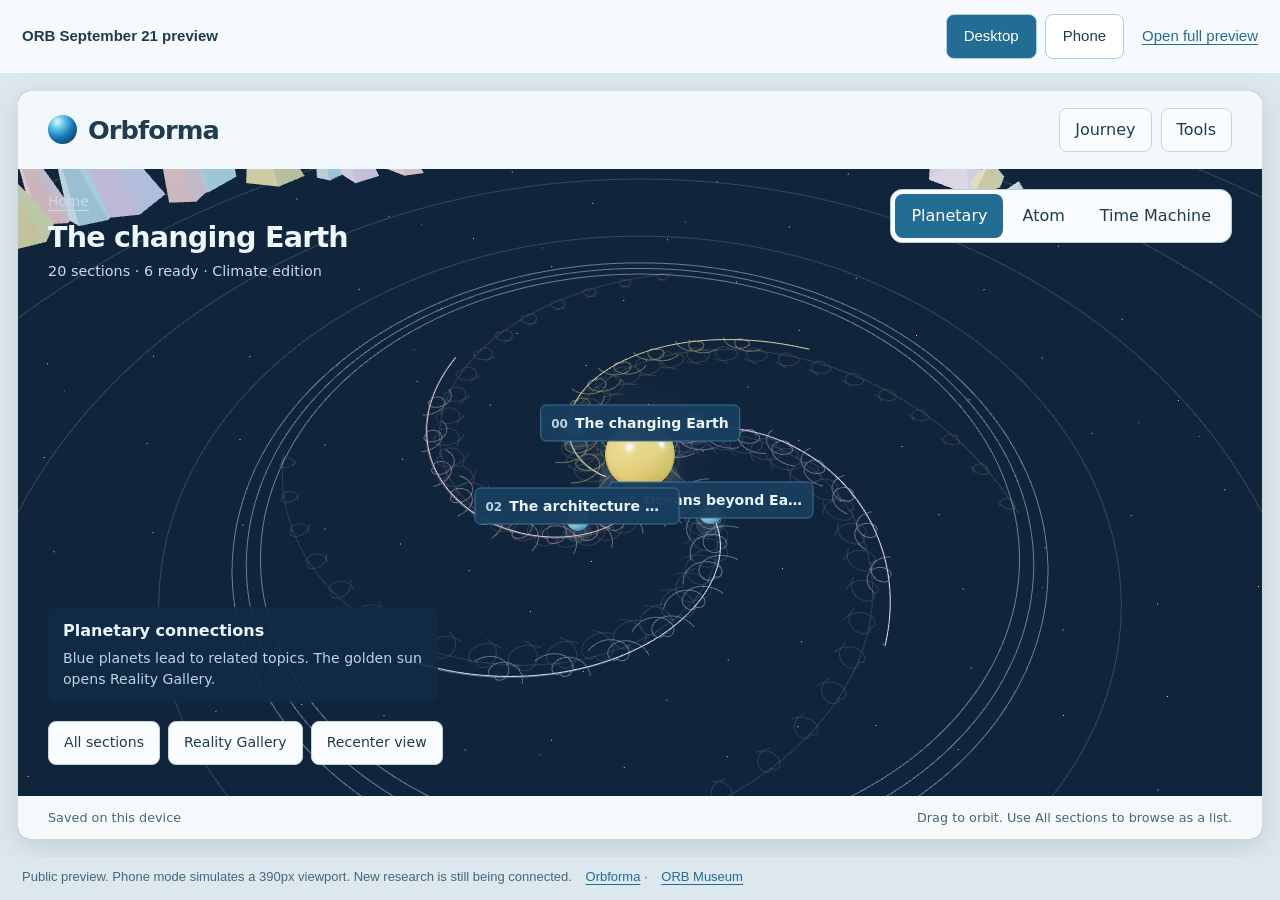
<file: updates/2026-09-21/index.html>
<!doctype html><html lang="en"><head><meta charset="utf-8"><meta name="viewport" content="width=device-width,initial-scale=1"><title>ORB update · Desktop and phone preview</title><link rel="stylesheet" href="./update-review.css"></head><body><header><strong>ORB September 21 preview</strong><nav aria-label="Preview size"><button id="desktop" aria-pressed="true">Desktop</button><button id="phone" aria-pressed="false">Phone</button><a href="./update.html" target="_blank" rel="noopener">Open full preview</a></nav></header><main><iframe id="preview" title="Working ORB preview" src="./update.html"></iframe></main><footer>Public preview. Phone mode simulates a 390px viewport. New research is still being connected. <a href="https://www.orbforma.com/">Orbforma</a> · <a href="https://www.orbiversity.com/orb-archive/">ORB Museum</a></footer><script src="./update-review.mjs" type="module"></script></body></html>
</file>
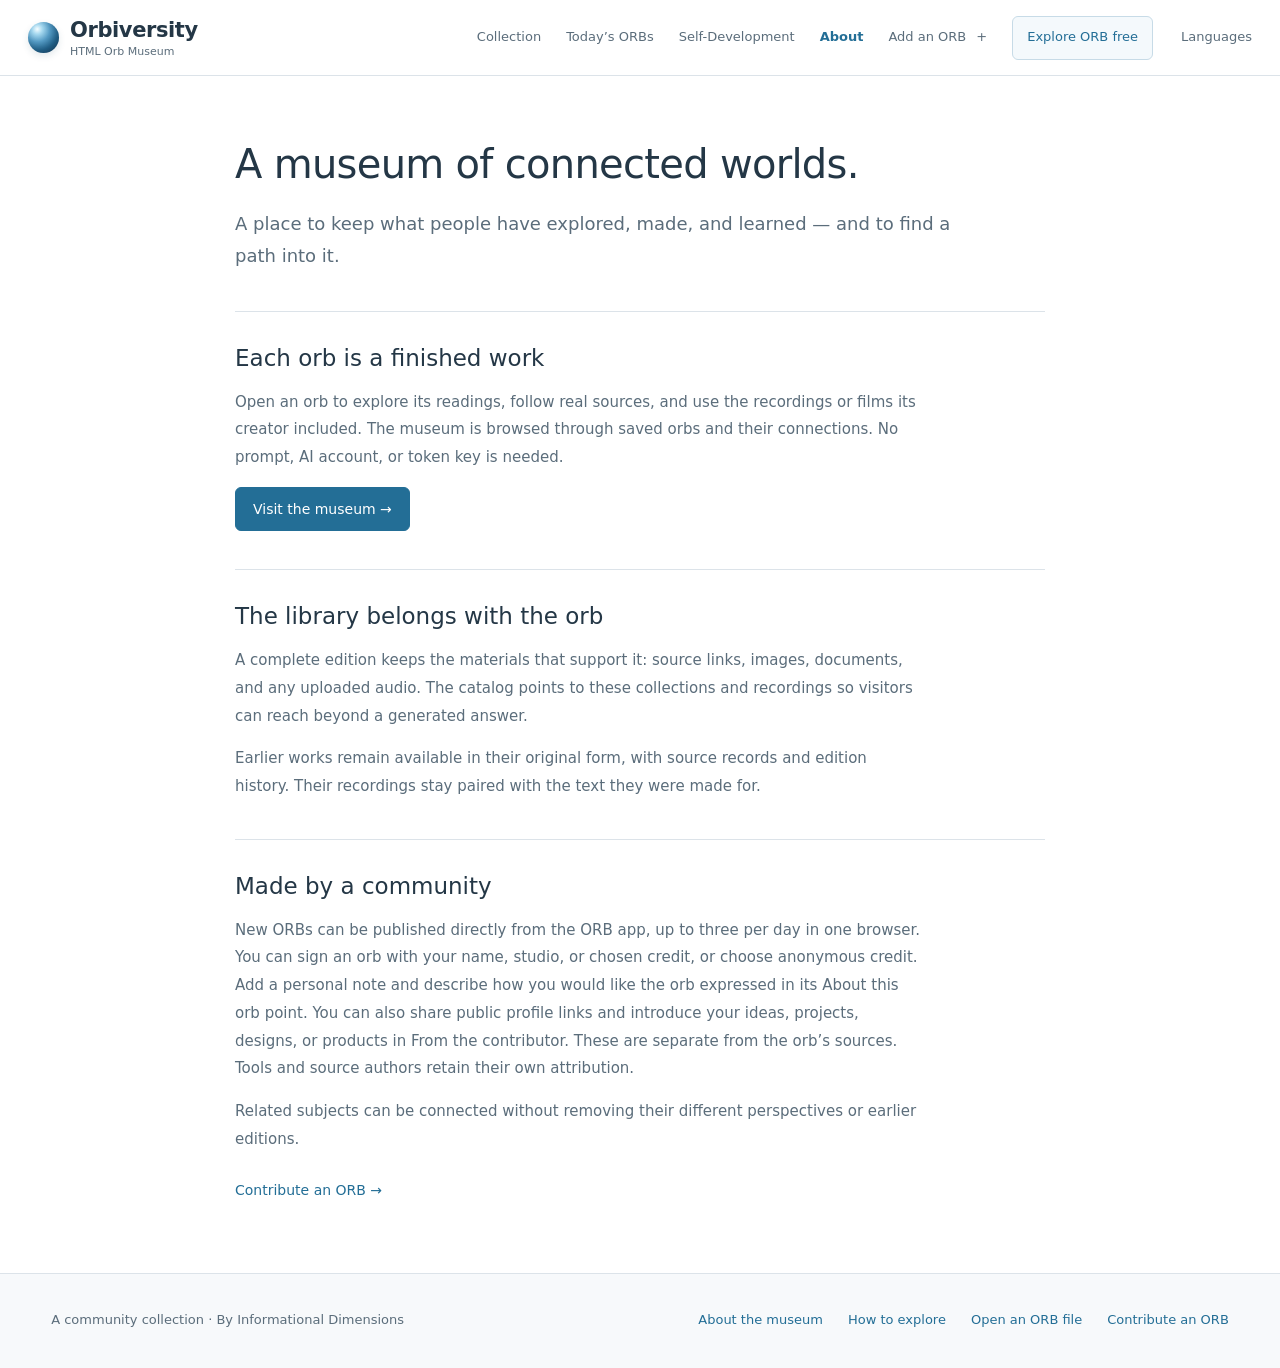
<file: about.html>
<!doctype html>
<html lang="en"><head><meta charset="utf-8"><meta name="viewport" content="width=device-width,initial-scale=1"><meta name="description" content="A community museum for complete, connected HTML ORBs."><meta name="theme-color" content="#f7f9fb"><title>About the museum · Orbiversity</title><link rel="icon" href="orb-silver.jpg" type="image/jpeg"><link rel="stylesheet" href="vault.css?v=self-development-20260919"><link rel="stylesheet" href="languages.css"><link rel="stylesheet" href="todays-orbs.css?v=20260919"><script type="module" src="https://orbiversity.com/orb-analytics.mjs"></script></head><body><a class="skip" href="#content">Skip to content</a><header class="vault-header"><a class="brand" href="./"><span class="brand-mark" aria-hidden="true"></span><span>Orbiversity<small>HTML Orb Museum</small></span></a><nav aria-label="Main navigation"><a href="./">Collection</a><a href="./#todays-orbs">Today’s ORBs</a><a href="./#self-development">Self-Development</a><a href="about.html" aria-current="page">About</a><a class="add-orb" href="submit.html">Add an ORB <span aria-hidden="true">+</span></a><a class="app-link" href="https://www.orbforma.com/nano.html">Explore ORB free</a></nav><details class="language-menu"><summary>Languages</summary><div class="language-options"><a href="?lang=en" lang="en" data-language="en">English</a><a href="?lang=es" lang="es" data-language="es">Español</a></div></details></header><main class="vault-page" id="content"><p class="eyebrow">HTML Orb Museum</p><h1>A museum of connected worlds.</h1><p class="page-lead">A place to keep what people have explored, made, and learned — and to find a path into it.</p><section><h2>Each orb is a finished work</h2><p>Open an orb to explore its readings, follow real sources, and use the recordings or films its creator included. The museum is browsed through saved orbs and their connections. No prompt, AI account, or token key is needed.</p><a class="primary-link" href="./">Visit the museum →</a></section><section id="journeys"><h2>The library belongs with the orb</h2><p>A complete edition keeps the materials that support it: source links, images, documents, and any uploaded audio. The catalog points to these collections and recordings so visitors can reach beyond a generated answer.</p><p>Earlier works remain available in their original form, with source records and edition history. Their recordings stay paired with the text they were made for.</p></section><section><h2>Made by a community</h2><p>New ORBs can be published directly from the ORB app, up to three per day in one browser. You can sign an orb with your name, studio, or chosen credit, or choose anonymous credit. Add a personal note and describe how you would like the orb expressed in its About this orb point. You can also share public profile links and introduce your ideas, projects, designs, or products in From the contributor. These are separate from the orb’s sources. Tools and source authors retain their own attribution.</p><p>Related subjects can be connected without removing their different perspectives or earlier editions.</p><a href="submit.html">Contribute an ORB →</a></section></main><footer class="vault-footer"><span>A community collection · By Informational Dimensions</span><a href="about.html">About the museum</a><a href="start.html">How to explore</a><a href="studio.html">Open an ORB file</a><a href="submit.html">Contribute an ORB</a></footer><script src="spanish.js?v=copy-1"></script><script src="vault-i18n.js?v=atlas-museum-20260919"></script><script src="languages.js?v=vault-1"></script></body></html>
</file>
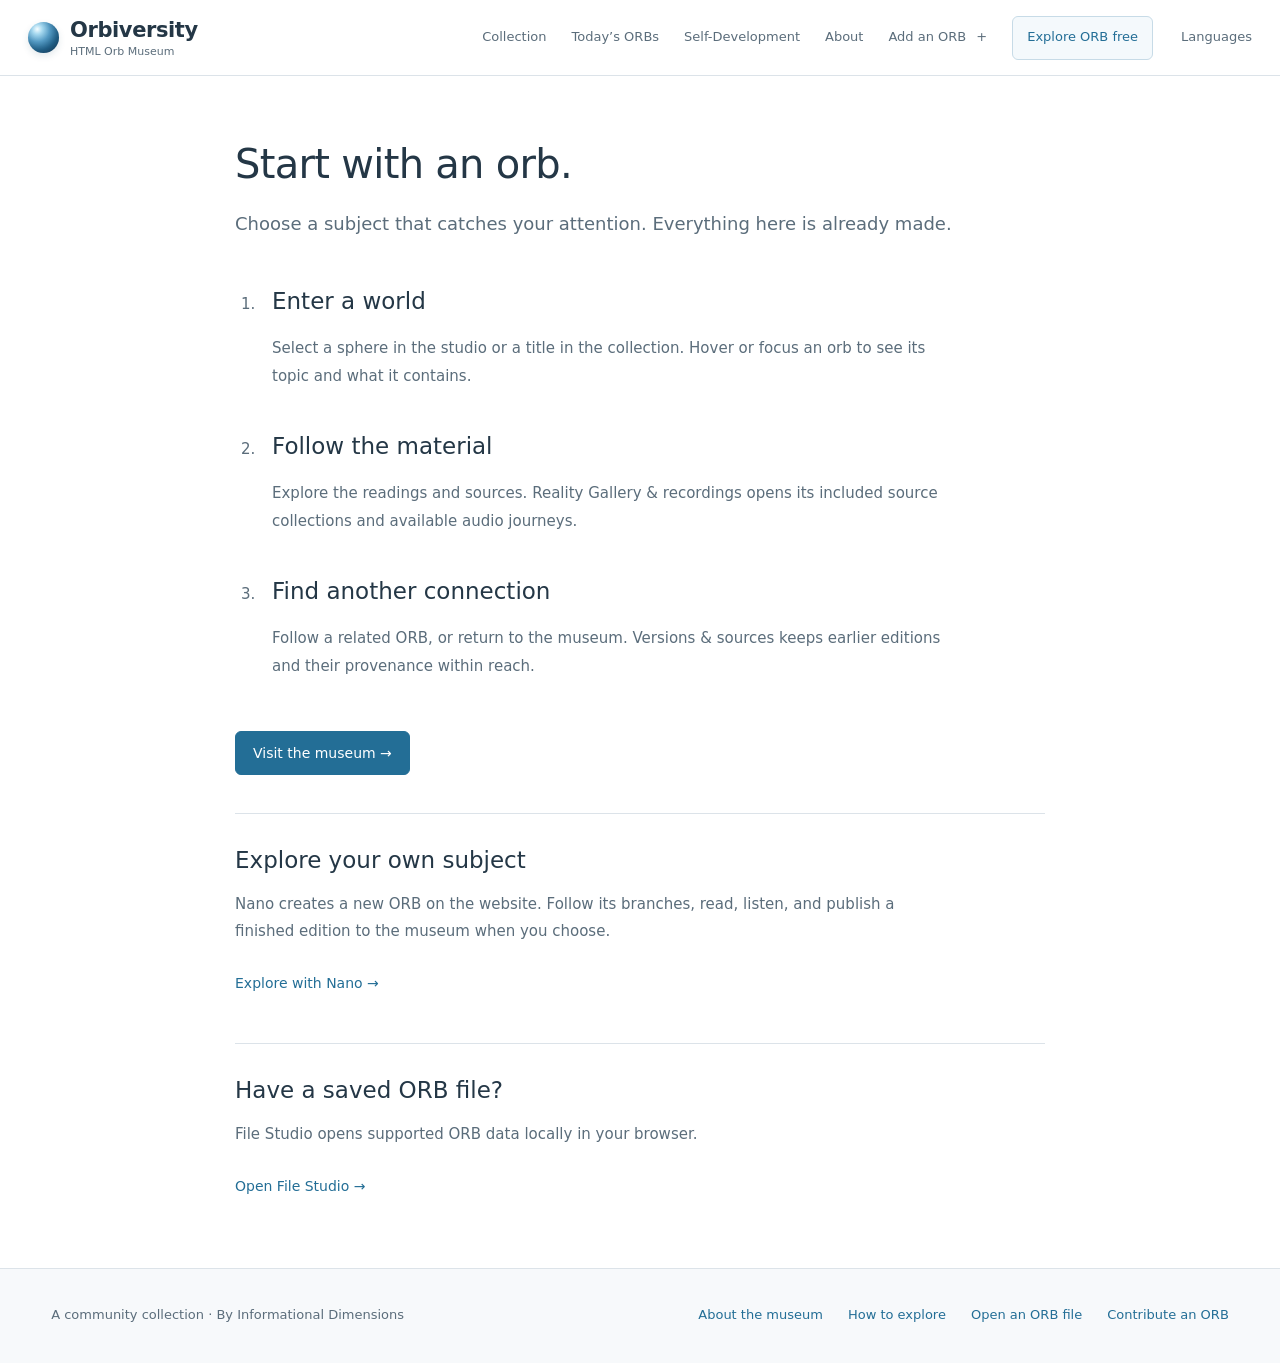
<file: start.html>
<!doctype html>
<html lang="en"><head><meta charset="utf-8"><meta name="viewport" content="width=device-width,initial-scale=1"><meta name="description" content="Open an ORB and follow its readings, Reality Gallery, and recordings."><meta name="theme-color" content="#f7f9fb"><title>How to explore · Orbiversity</title><link rel="icon" href="orb-silver.jpg" type="image/jpeg"><link rel="stylesheet" href="vault.css?v=self-development-20260919"><link rel="stylesheet" href="languages.css"><link rel="stylesheet" href="todays-orbs.css?v=20260919"><script type="module" src="https://orbiversity.com/orb-analytics.mjs"></script></head><body><a class="skip" href="#content">Skip to content</a><header class="vault-header"><a class="brand" href="./"><span class="brand-mark" aria-hidden="true"></span><span>Orbiversity<small>HTML Orb Museum</small></span></a><nav aria-label="Main navigation"><a href="./">Collection</a><a href="./#todays-orbs">Today’s ORBs</a><a href="./#self-development">Self-Development</a><a href="about.html">About</a><a class="add-orb" href="submit.html">Add an ORB <span aria-hidden="true">+</span></a><a class="app-link" href="https://www.orbforma.com/nano.html">Explore ORB free</a></nav><details class="language-menu"><summary>Languages</summary><div class="language-options"><a href="?lang=en" lang="en" data-language="en">English</a><a href="?lang=es" lang="es" data-language="es">Español</a></div></details></header><main class="vault-page" id="content"><p class="eyebrow">HTML Orb Museum</p><h1>Start with an orb.</h1><p class="page-lead">Choose a subject that catches your attention. Everything here is already made.</p><ol class="browse-steps"><li><h2>Enter a world</h2><p>Select a sphere in the studio or a title in the collection. Hover or focus an orb to see its topic and what it contains.</p></li><li><h2>Follow the material</h2><p>Explore the readings and sources. Reality Gallery &amp; recordings opens its included source collections and available audio journeys.</p></li><li><h2>Find another connection</h2><p>Follow a related ORB, or return to the museum. Versions &amp; sources keeps earlier editions and their provenance within reach.</p></li></ol><a class="primary-link" href="./">Visit the museum →</a><section><h2>Explore your own subject</h2><p>Nano creates a new ORB on the website. Follow its branches, read, listen, and publish a finished edition to the museum when you choose.</p><a href="https://www.orbforma.com/nano.html">Explore with Nano →</a></section><section><h2>Have a saved ORB file?</h2><p>File Studio opens supported ORB data locally in your browser.</p><a href="studio.html">Open File Studio →</a></section></main><footer class="vault-footer"><span>A community collection · By Informational Dimensions</span><a href="about.html">About the museum</a><a href="start.html">How to explore</a><a href="studio.html">Open an ORB file</a><a href="submit.html">Contribute an ORB</a></footer><script src="spanish.js?v=copy-1"></script><script src="vault-i18n.js?v=atlas-museum-20260919"></script><script src="languages.js?v=vault-1"></script></body></html>
</file>
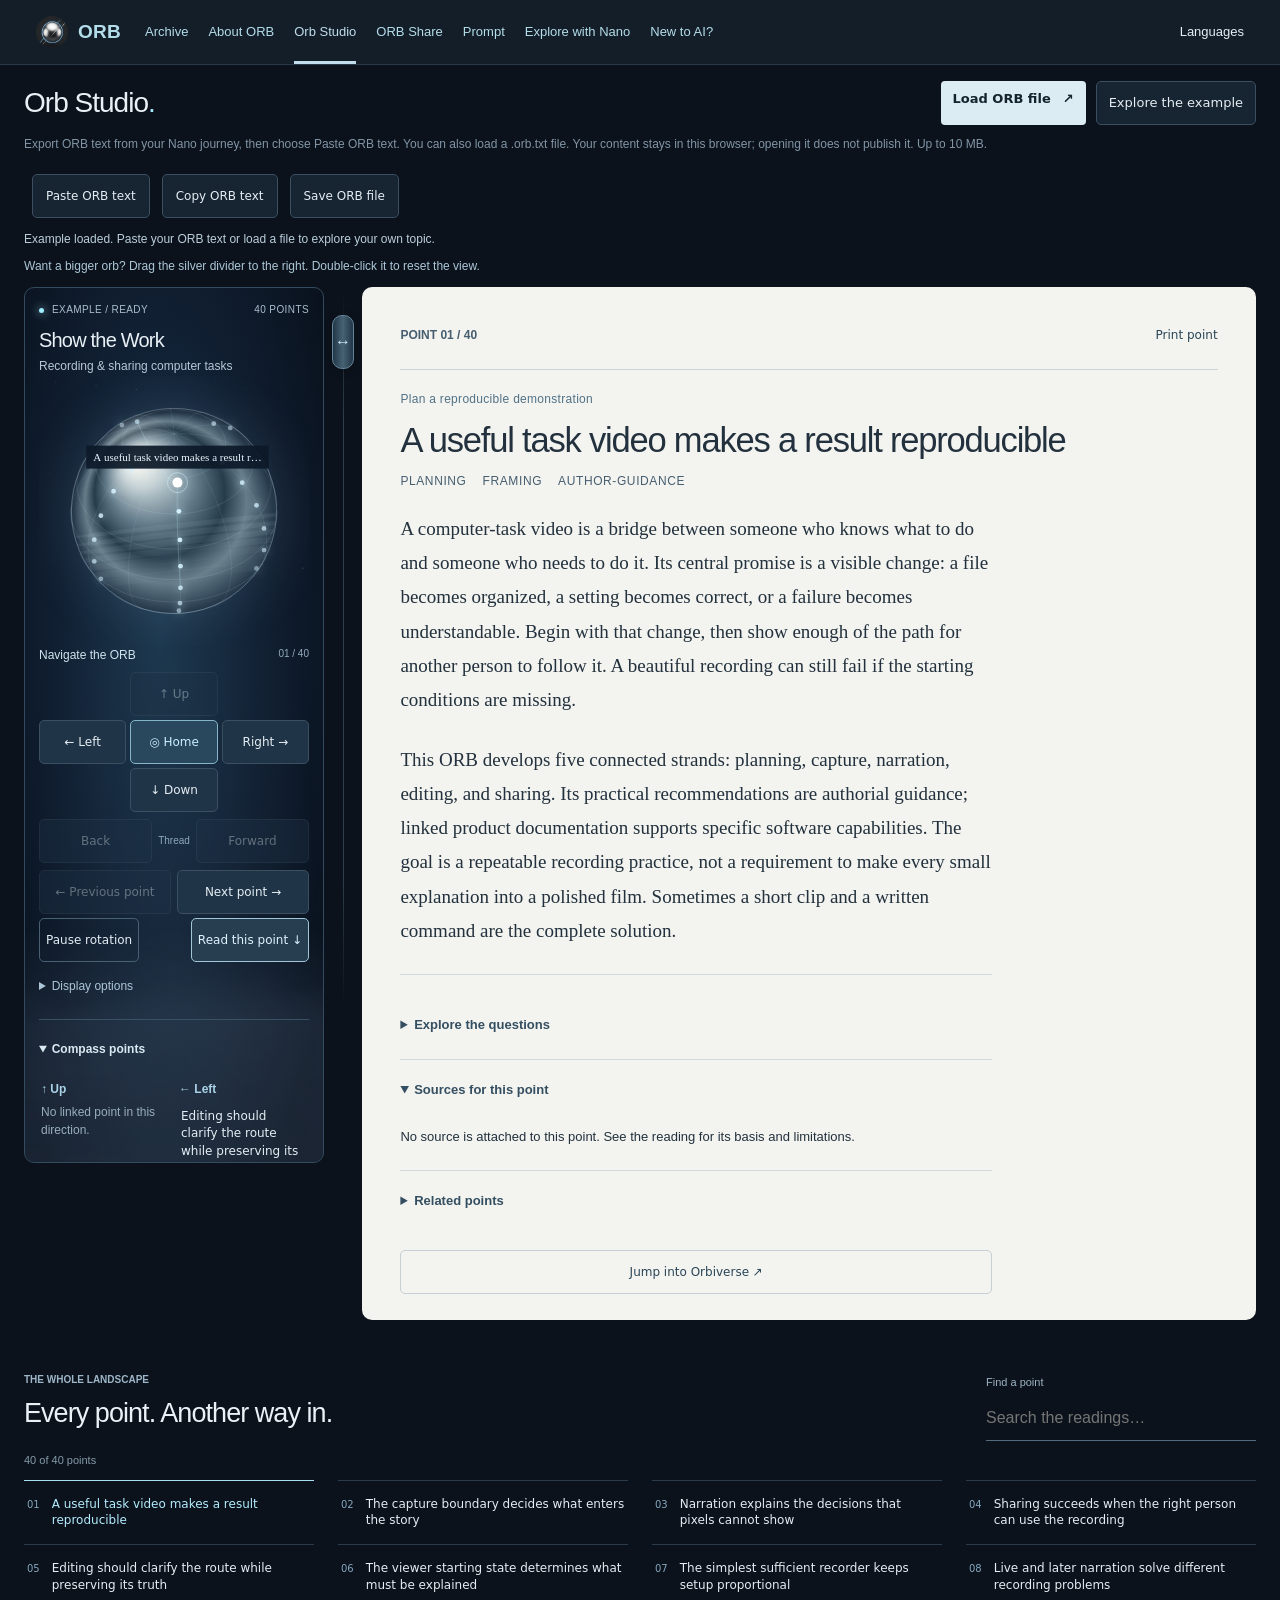
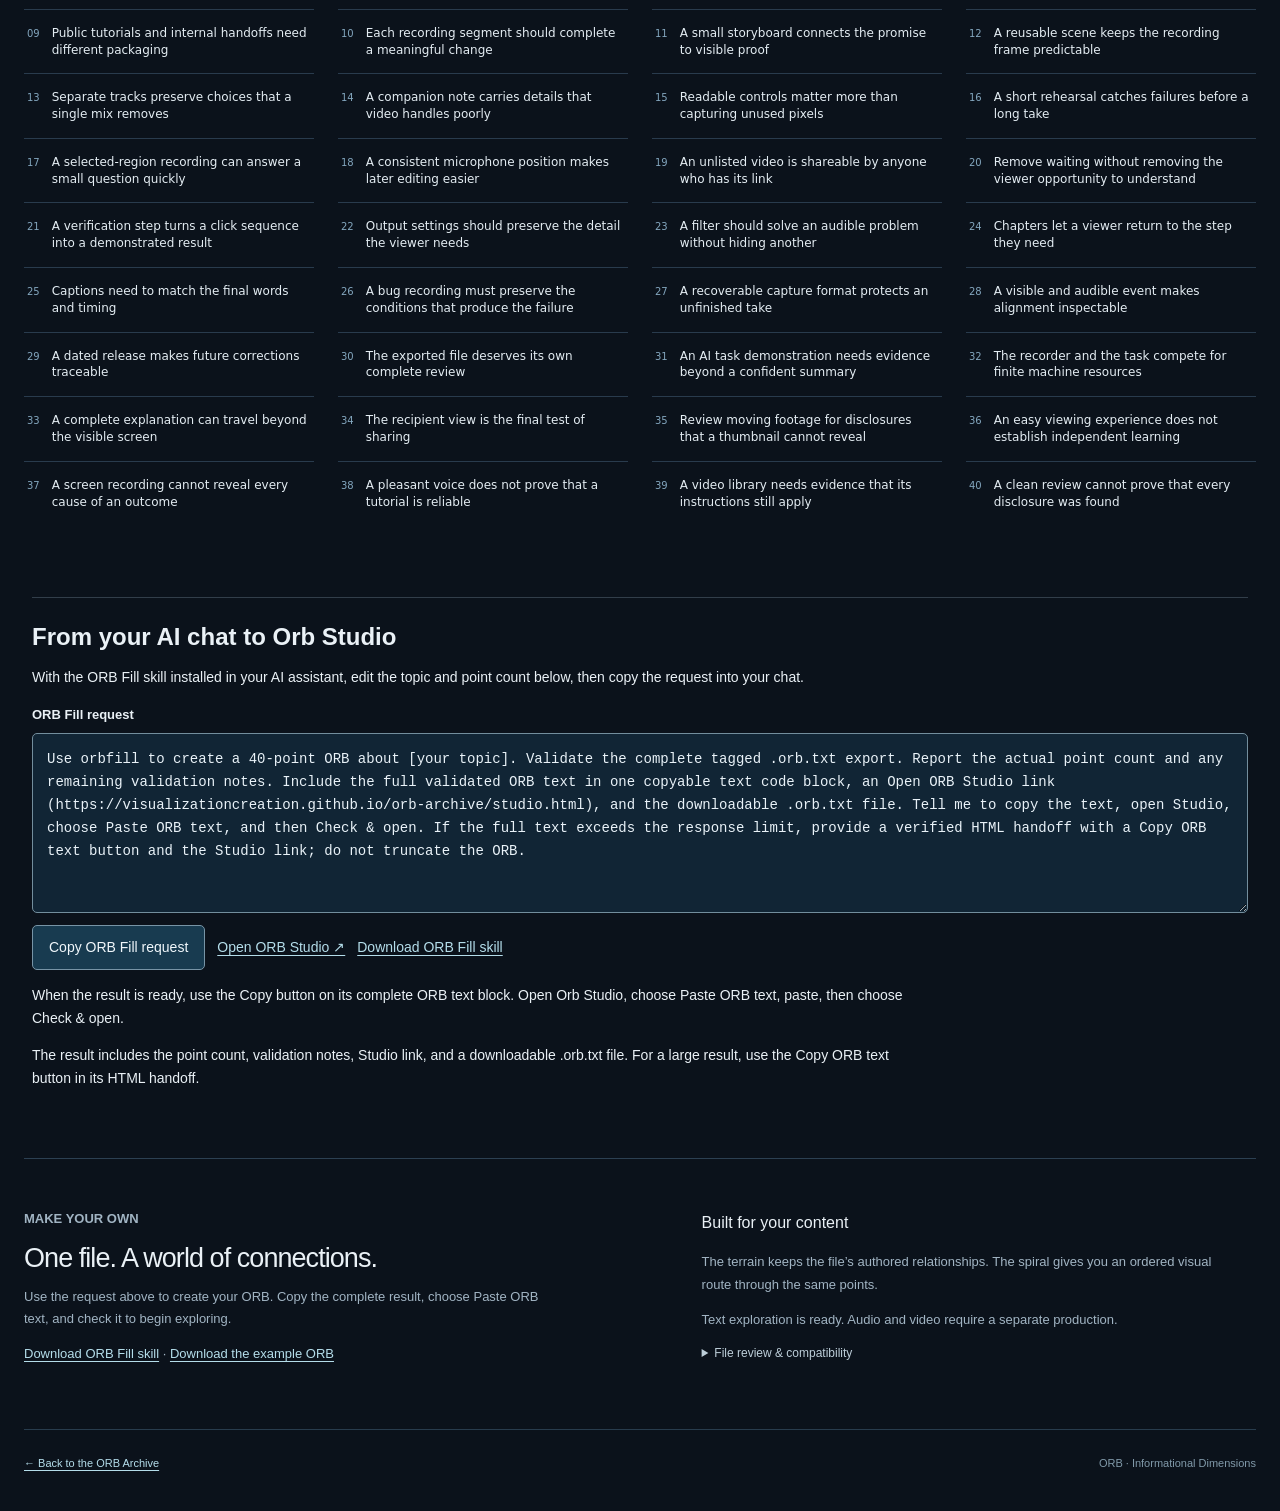
<file: studio.html>
<!doctype html>
<html lang="en"><head><meta charset="utf-8"><meta name="viewport" content="width=device-width,initial-scale=1"><meta name="description" content="Paste ORB Fill text or load a file into a luminous, navigable knowledge sphere. Explore readings, relationships and sources in your browser."><title>Orb Studio · ORB</title><link rel="stylesheet" href="site-shell.css"><link rel="stylesheet" href="languages.css"><link rel="stylesheet" href="studio.css?v=2"><link rel="stylesheet" href="studio-cockpit.css?v=7"><link rel="stylesheet" href="orbfill-handoff.css?v=1"><script type="module" src="https://orbiversity.com/orb-analytics.mjs"></script></head>
<body class="studio-page"><a class="skip" href="#studio">Skip to content</a>
<header class="site-header"><div class="header-inner"><a class="brand" href="index.html" aria-label="ORB archive home">ORB</a><nav class="nav" aria-label="Main navigation"><a href="index.html">Archive</a><a href="about.html">About ORB</a><a href="studio.html" aria-current="page">Orb Studio</a><a href="https://visualizationcreation.github.io/orb-share/tool.html">ORB Share</a><a href="https://visualizationcreation.github.io/orbbasic/">Prompt</a><a href="https://www.orbforma.com/nano.html">Explore with Nano</a><a href="start.html">New to AI?</a></nav><details class="language-menu"><summary>Languages</summary><div class="language-options"><a href="?lang=en" lang="en" data-language="en">English</a><a href="?lang=es" lang="es" data-language="es">Español</a></div></details></div></header>
<main id="studio">
<section class="studio-heading"><div><h1>Orb Studio<span class="title-dot">.</span></h1></div><div class="load-actions"><label class="button primary" for="orb-file">Load ORB file <span aria-hidden="true">↗</span></label><input id="orb-file" class="file-input" type="file" accept=".txt,.orb.txt,text/plain"><button id="load-example">Explore the example</button></div></section>
<p class="file-hint">Export ORB text from your Nano journey, then choose Paste ORB text. You can also load a .orb.txt file. Your content stays in this browser; opening it does not publish it. Up to 10 MB.</p>
<div class="orb-transfer"><button id="open-paste" type="button" aria-controls="paste-panel" aria-expanded="false">Paste ORB text</button><button id="copy-orb-text" type="button" disabled>Copy ORB text</button><button id="save-orb-file" type="button" disabled>Save ORB file</button></div>
<section id="paste-panel" class="paste-panel" hidden aria-labelledby="paste-heading"><h2 id="paste-heading">Paste ORB text</h2><p id="paste-help">Paste the entire tagged text from the result’s Copy button, then check it before opening. Your current ORB stays open if the text has errors.</p><label for="orb-text">Complete ORB Fill text</label><textarea id="orb-text" class="orb-content" spellcheck="false" aria-describedby="paste-help"></textarea><div class="handoff-actions"><button id="check-orb-text" type="button">Check &amp; open</button><button id="close-paste" type="button">Close text input</button></div></section>
<div class="orb-copy-result"><p id="orb-copy-status" class="orb-content" role="status" aria-live="polite"></p><textarea id="copy-orb-fallback" class="orb-content" readonly hidden aria-label="Complete ORB text for manual copying"></textarea></div>
<div id="import-status" role="status" aria-live="polite"></div>
<p class="orb-resize-hint">Want a bigger orb? Drag the silver divider to the right. Double-click it to reset the view.</p>
<section class="studio-workspace" aria-label="ORB explorer">
<div class="orb-stage" id="orb-stage">
  <div class="stage-top"><div><span class="signal-dot"></span><span id="stage-state" class="orb-content">READY TO EXPLORE</span></div><span class="orb-content" id="point-count">40 POINTS</span></div>

  <div class="stage-caption"><span class="eyebrow">CONNECTED IDEAS / OPEN POSSIBILITIES</span><h2 class="orb-content" id="orb-title">Show the Work</h2><p class="orb-content" id="orb-subtitle">Recording &amp; sharing computer tasks</p></div>
  <canvas id="orb-canvas" aria-label="Rotating ORB. Drag to rotate; select a visible point. All points are also available in the point index." tabindex="0"></canvas>

<nav class="orb-controller" aria-label="ORB control pad">
  <div class="controller-heading"><span>Navigate the ORB</span><span class="orb-content" id="control-position"></span></div>
  <div class="compass" aria-label="Point navigation">
    <button data-move="up">↑ Up</button><button data-move="left">← Left</button><button id="home-point" title="Return to the subject">◎ Home</button><button data-move="right">Right →</button><button data-move="down">↓ Down</button>
  </div>
  <div class="thread-controls"><button data-move="back">Back</button><span>Thread</span><button data-move="forward">Forward</button></div>
  <div class="reading-actions"><button id="previous">← Previous point</button><button id="next">Next point →</button></div>
  <p id="edge-note" class="orb-content edge-note"></p>
</nav>
<details id="compass-points" class="compass-directory" open><summary>Compass points</summary><div class="compass-point-grid">
<section aria-labelledby="compass-up-heading"><h3 id="compass-up-heading">↑ Up</h3><ul id="compass-up" class="orb-content"></ul></section>
<section aria-labelledby="compass-left-heading"><h3 id="compass-left-heading">← Left</h3><ul id="compass-left" class="orb-content"></ul></section>
<section aria-labelledby="compass-right-heading"><h3 id="compass-right-heading">Right →</h3><ul id="compass-right" class="orb-content"></ul></section>
<section aria-labelledby="compass-down-heading"><h3 id="compass-down-heading">↓ Down</h3><ul id="compass-down" class="orb-content"></ul></section>
</div></details>
<details class="display-options"><summary>Display options</summary>  <div class="view-controls"><label>Structure<select id="layout"><option value="terrain">Knowledge terrain</option><option value="spiral">Spiral journey</option></select></label><label>Finish<select id="finish"><option value="silver">Moonlit silver</option><option value="neptune">Neptune blue</option></select></label></div></details>
<div class="stage-bottom"><span>Drag to explore · Select a light</span><div><button id="rotation" aria-pressed="false">Pause rotation</button><button id="read-point">Read this point ↓</button></div></div>
</div>
<div id="workspace-divider" class="workspace-divider orb-content" role="separator" aria-label="Left column width" aria-orientation="vertical" aria-controls="orb-stage reader" aria-valuemin="200" aria-valuemax="1000" aria-valuenow="300" tabindex="0" title="Drag to resize. Use arrow keys to adjust; Enter or double-click to reset."><span aria-hidden="true">↔</span></div>
<article id="reader" class="reading-panel" tabindex="-1" aria-labelledby="reading-title"><div class="reading-top"><span class="eyebrow" id="reading-position"></span><button id="print-point" title="Print this point">Print point</button></div><div class="orb-content reading-intro"><p id="thread-label" class="thread-label"></p><h2 id="reading-title">Loading the example…</h2><div id="reading-tags" class="reading-tags"></div></div><div class="reading-columns"><div class="reading-main"><section id="point-media" class="orb-content" aria-label="Media for this point" hidden></section><div id="reading-text" class="orb-content"></div></div><aside class="reading-resources" aria-label="Point resources">
<details id="angles"><summary>Explore the questions</summary><div class="orb-content" id="angle-list"></div></details><details id="sources" open><summary>Sources for this point</summary><div class="orb-content source-list" id="source-list"></div></details><details><summary>Related points</summary><div class="orb-content" id="related-list"></div></details>
<button id="continue-orb" class="continue-button">Jump into Orbiverse ↗</button><textarea id="continuation" class="orb-content" readonly hidden aria-label="Copyable continuation prompt"></textarea><p class="continuation-note" hidden>Copy this prompt into your AI conversation to continue exploring.</p></aside></div><div class="reader-footer"><button id="back-controls">↑ Back to ORB controls</button></div></article>
</section>
<section class="index-section"><div class="section-heading"><div><p class="eyebrow">THE WHOLE LANDSCAPE</p><h2>Every point. Another way in.</h2></div><label class="index-search">Find a point<input id="point-search" type="search" placeholder="Search the readings…"></label></div><p id="search-count" class="orb-content"></p><div id="point-index" class="orb-content point-index"></div></section>
<section class="orbfill-handoff" id="orbfill-handoff" aria-labelledby="orbfill-heading"><h2 id="orbfill-heading">From your AI chat to Orb Studio</h2><p>With the ORB Fill skill installed in your AI assistant, edit the topic and point count below, then copy the request into your chat.</p><label for="orbfill-request">ORB Fill request</label><textarea id="orbfill-request" class="orb-content" data-orbfill-request spellcheck="false">Use orbfill to create a 40-point ORB about [your topic]. Validate the complete tagged .orb.txt export. Report the actual point count and any remaining validation notes. Include the full validated ORB text in one copyable text code block, an Open ORB Studio link (https://visualizationcreation.github.io/orb-archive/studio.html), and the downloadable .orb.txt file. Tell me to copy the text, open Studio, choose Paste ORB text, and then Check & open. If the full text exceeds the response limit, provide a verified HTML handoff with a Copy ORB text button and the Studio link; do not truncate the ORB.</textarea><div class="handoff-actions"><button type="button" data-copy-orbfill>Copy ORB Fill request</button><a href="studio.html?paste=1">Open ORB Studio ↗</a><a href="orbfill-skill.zip" download>Download ORB Fill skill</a></div><p class="orb-content" data-orbfill-status role="status" aria-live="polite"></p><p>When the result is ready, use the Copy button on its complete ORB text block. Open Orb Studio, choose Paste ORB text, paste, then choose Check & open.</p><p>The result includes the point count, validation notes, Studio link, and a downloadable .orb.txt file. For a large result, use the Copy ORB text button in its HTML handoff.</p></section><section class="studio-guide"><div><p class="eyebrow">MAKE YOUR OWN</p><h2>One file. A world of connections.</h2><p>Use the request above to create your ORB. Copy the complete result, choose Paste ORB text, and check it to begin exploring.</p><p><a href="orbfill-skill.zip" download>Download ORB Fill skill</a> · <a href="computer-task-videos.orb.txt" download>Download the example ORB</a></p></div><div><h3>Built for your content</h3><p>The terrain keeps the file’s authored relationships. The spiral gives you an ordered visual route through the same points.</p><p class="language-note" hidden>La interfaz está en español. El archivo conserva su idioma original.</p><p>Text exploration is ready. Audio and video require a separate production.</p><details id="file-review"><summary>File review &amp; compatibility</summary><div id="review-content" class="orb-content"></div><p>Accepts ORB Fill’s generic reading format. Other legacy blocks need a compatible adapter. Source links open only when selected.</p></details></div></section>
<footer class="studio-footer"><a href="index.html">← Back to the ORB Archive</a><span>ORB · Informational Dimensions</span></footer>
</main><script type="module" src="studio-entry.mjs?v=media-desk-20260919"></script></body></html>
</file>
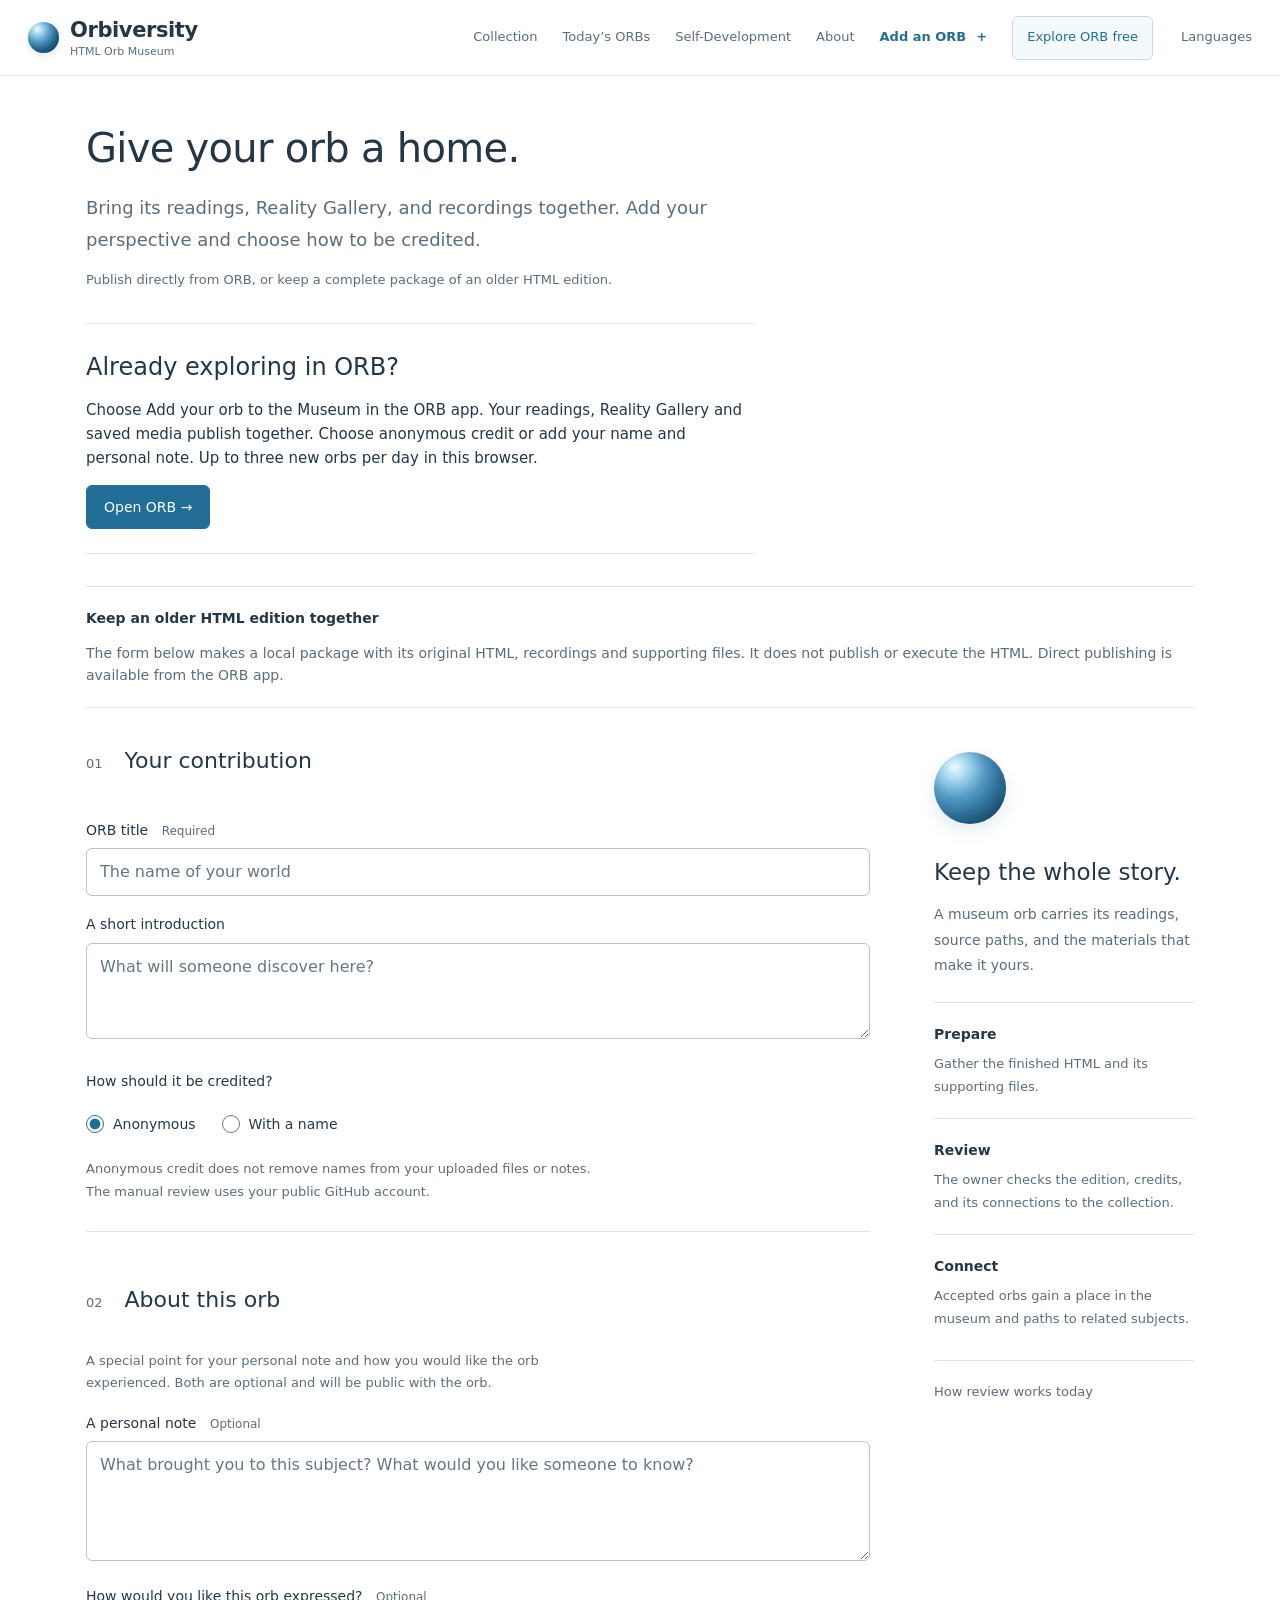
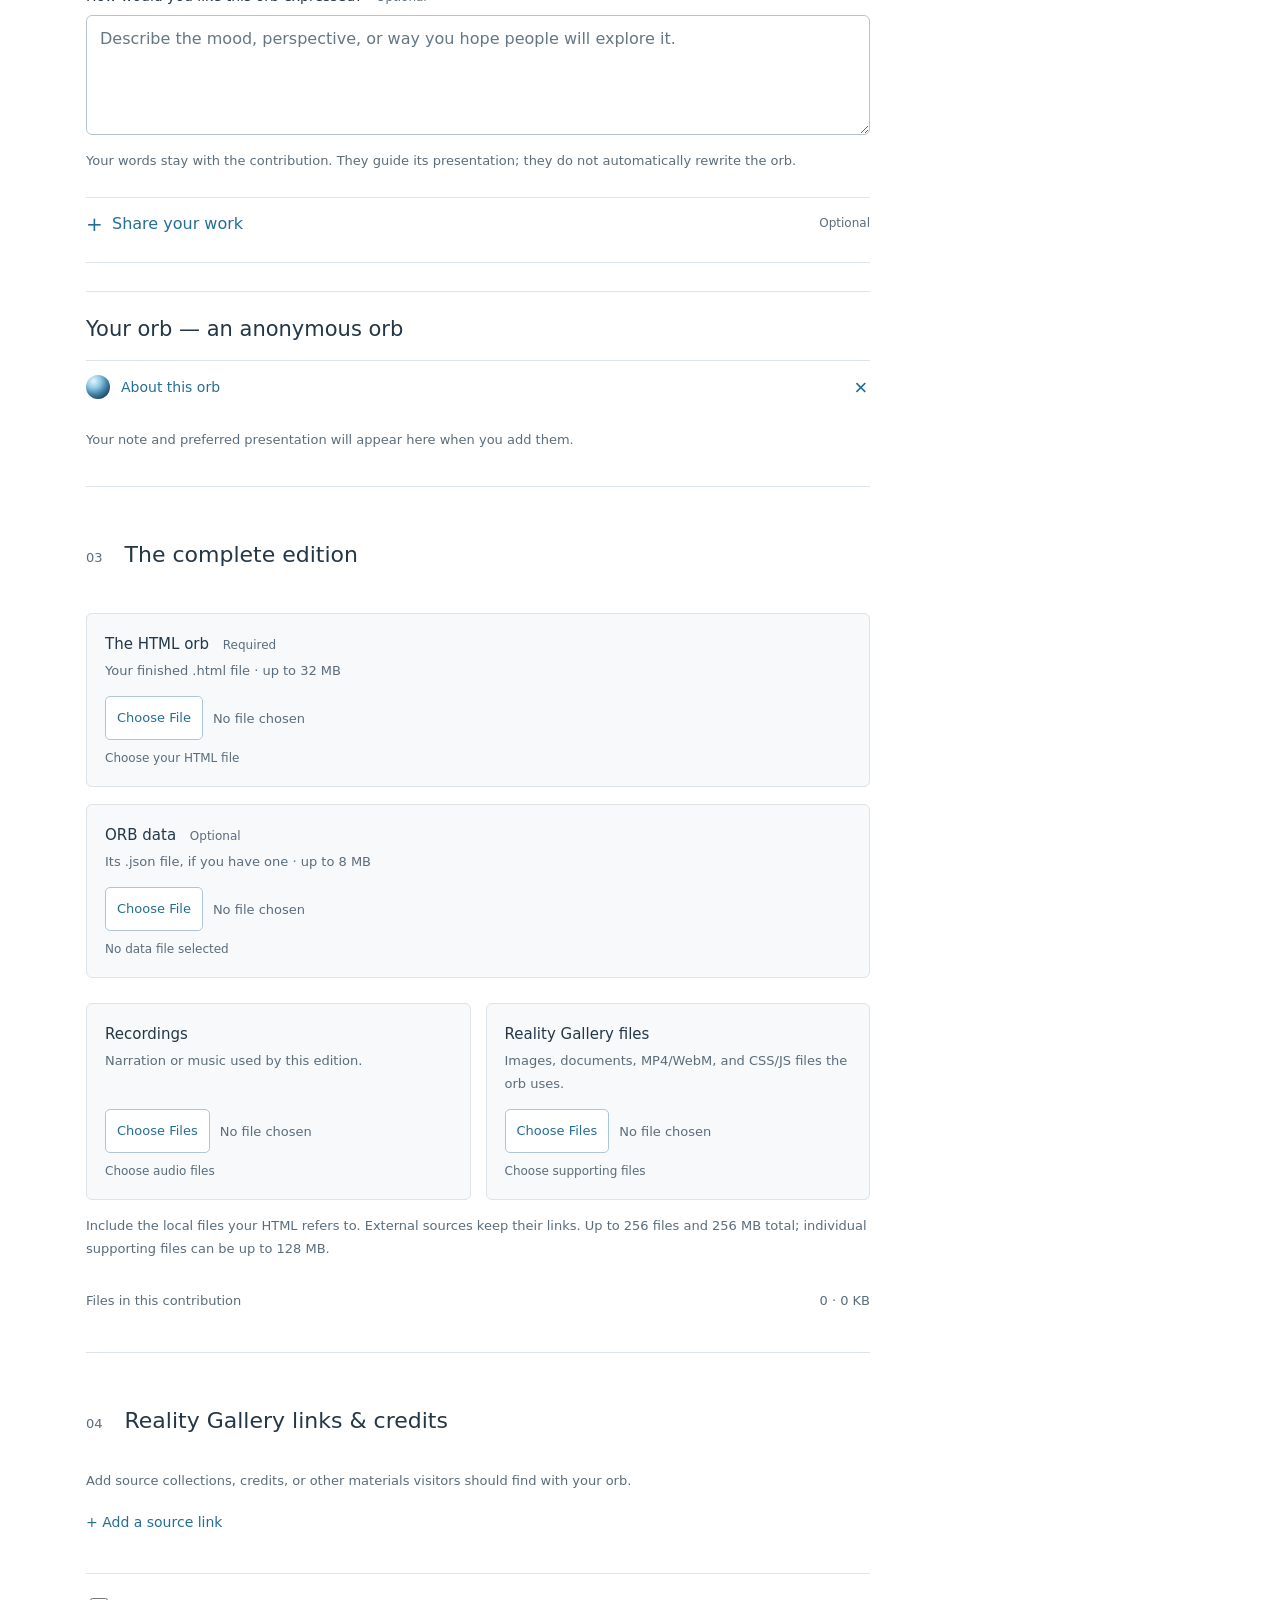
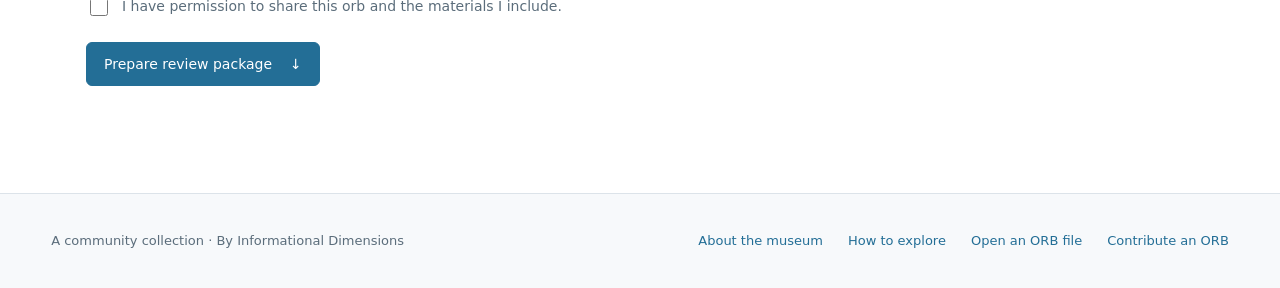
<file: submit.html>
<!doctype html>
<html lang="en"><head><meta charset="utf-8"><meta name="viewport" content="width=device-width,initial-scale=1"><meta name="description" content="Publish directly from ORB or prepare a complete local package of an older HTML edition."><meta name="theme-color" content="#f7f9fb"><title>Contribute an ORB · Orbiversity</title><link rel="icon" href="orb-silver.jpg" type="image/jpeg"><link rel="stylesheet" href="vault.css?v=self-development-20260919"><link rel="stylesheet" href="languages.css"><link rel="stylesheet" href="todays-orbs.css?v=20260919"><script type="module" src="https://orbiversity.com/orb-analytics.mjs"></script></head><body><a class="skip" href="#content">Skip to content</a><header class="vault-header"><a class="brand" href="./"><span class="brand-mark" aria-hidden="true"></span><span>Orbiversity<small>HTML Orb Museum</small></span></a><nav aria-label="Main navigation"><a href="./">Collection</a><a href="./#todays-orbs">Today’s ORBs</a><a href="./#self-development">Self-Development</a><a href="about.html">About</a><a class="add-orb" href="submit.html" aria-current="page">Add an ORB <span aria-hidden="true">+</span></a><a class="app-link" href="https://www.orbforma.com/nano.html">Explore ORB free</a></nav><details class="language-menu"><summary>Languages</summary><div class="language-options"><a href="?lang=en" lang="en" data-language="en">English</a><a href="?lang=es" lang="es" data-language="es">Español</a></div></details></header><main class="vault-page museum-submit-page" id="content"><div class="submission-intro"><p class="eyebrow">Contribute to the museum</p><h1>Give your orb a home.</h1><p class="page-lead">Bring its readings, Reality Gallery, and recordings together. Add your perspective and choose how to be credited.</p><p class="local-note">Publish directly from ORB, or keep a complete package of an older HTML edition.</p><div class="direct-publication-entry"><h2>Already exploring in ORB?</h2><p>Choose Add your orb to the Museum in the ORB app. Your readings, Reality Gallery and saved media publish together. Choose anonymous credit or add your name and personal note. Up to three new orbs per day in this browser.</p><a class="primary-link" href="https://www.orbforma.com/nano.html">Open ORB →</a></div></div><div class="existing-package"><strong>Keep an older HTML edition together</strong><p>The form below makes a local package with its original HTML, recordings and supporting files. It does not publish or execute the HTML. Direct publishing is available from the ORB app.</p></div><div class="submission-layout"><div><form id="museum-submission" class="submission-form" hidden><fieldset><legend><span>01</span> Your contribution</legend><label for="submission-title">ORB title <span class="required-label">Required</span></label><input id="submission-title" name="title" type="text" maxlength="180" required autocomplete="off" placeholder="The name of your world"><label for="submission-description">A short introduction</label><textarea id="submission-description" name="description" rows="3" maxlength="2400" placeholder="What will someone discover here?"></textarea><div class="attribution-choice" role="group" aria-labelledby="attribution-heading"><p id="attribution-heading" class="field-label">How should it be credited?</p><label><input type="radio" name="attribution" value="anonymous" checked><span>Anonymous</span></label><label><input type="radio" name="attribution" value="named"><span>With a name</span></label></div><div id="public-name-field" hidden><label for="submission-creator">Your public name</label><input id="submission-creator" name="creatorName" type="text" maxlength="120" autocomplete="name" disabled placeholder="Your name, studio, or chosen signature"></div><p class="field-help anonymity-note">Anonymous credit does not remove names from your uploaded files or notes. The manual review uses your public GitHub account.</p></fieldset><fieldset class="contribution-fields"><legend><span>02</span> About this orb</legend><p class="field-help">A special point for your personal note and how you would like the orb experienced. Both are optional and will be public with the orb.</p><label for="submission-note">A personal note <span class="optional-label">Optional</span></label><textarea id="submission-note" name="contributorNote" rows="4" maxlength="2400" placeholder="What brought you to this subject? What would you like someone to know?"></textarea><label for="submission-expression">How would you like this orb expressed? <span class="optional-label">Optional</span></label><textarea id="submission-expression" name="expression" rows="4" maxlength="2400" placeholder="Describe the mood, perspective, or way you hope people will explore it."></textarea><p class="field-help">Your words stay with the contribution. They guide its presentation; they do not automatically rewrite the orb.</p><details class="spotlight-editor" id="spotlight-editor"><summary>Share your work <span>Optional</span></summary><p class="field-help">Add public profile links, or share an idea, thought, project, design, or product. These stay with your orb, separate from its sources.</p><p class="field-help spotlight-public-note">Only add links and words you want published. Profile links can identify you even when your orb has anonymous credit.</p><h3>Profile links</h3><div id="spotlight-profiles"></div><button type="button" id="add-spotlight-profile" class="quiet-button">+ Add a profile link</button><h3>Your work &amp; ideas</h3><div id="spotlight-items"></div><button type="button" id="add-spotlight-item" class="quiet-button">+ Add work or an idea</button><p class="field-help">Up to six profile links and six entries. Ideas can be words alone; links must be public HTTPS addresses without sign-in tokens.</p><button type="button" id="clear-spotlight" class="quiet-button spotlight-clear">Clear shared work</button><p id="spotlight-import-status" class="field-help" role="status" aria-live="polite"></p></details><div class="contribution-preview" aria-label="Public contribution preview"><p class="eyebrow">Public preview</p><h2 id="contribution-preview-title">Your orb — an anonymous orb</h2><details class="orb-about-point" id="contribution-about-preview" open><summary><span class="about-point-sphere" aria-hidden="true"></span><span>About this orb</span><span class="about-point-chevron" aria-hidden="true">+</span></summary><div class="orb-about-reading"><section id="preview-note-section" hidden><h3>A personal note</h3><p id="preview-note" class="contributor-copy orb-content"></p></section><section id="preview-expression-section" hidden><h3>How I hope you experience this orb</h3><p id="preview-expression" class="contributor-copy orb-content"></p></section><section id="preview-spotlight-section" class="contributor-spotlight" hidden><h3>From the contributor</h3><p class="spotlight-context">Shared work and profile links, separate from this orb’s sources.</p><div id="preview-spotlight"></div></section><p id="preview-empty" class="field-help">Your note and preferred presentation will appear here when you add them.</p></div></details></div></fieldset><fieldset><legend><span>03</span> The complete edition</legend><label class="file-picker" for="submission-html"><span class="file-picker-title">The HTML orb <span class="required-label">Required</span></span><span class="field-help">Your finished .html file · up to 32 MB</span><input id="submission-html" name="html" type="file" accept=".html,.htm,text/html" required><span class="file-selection" data-selection="submission-html">Choose your HTML file</span></label><label class="file-picker" for="submission-json"><span class="file-picker-title">ORB data <span class="optional-label">Optional</span></span><span class="field-help">Its .json file, if you have one · up to 8 MB</span><input id="submission-json" name="orbJSON" type="file" accept=".json,application/json"><span class="file-selection" data-selection="submission-json">No data file selected</span></label><p id="contribution-import-status" class="field-help" role="status" aria-live="polite"></p><div class="file-picker-pair"><label class="file-picker" for="submission-audio"><span class="file-picker-title">Recordings</span><span class="field-help">Narration or music used by this edition.</span><input id="submission-audio" name="audioFiles" type="file" multiple accept="audio/*,.mp3,.wav,.m4a,.ogg,.flac,.aac,.opus"><span class="file-selection" data-selection="submission-audio">Choose audio files</span></label><label class="file-picker" for="submission-media"><span class="file-picker-title">Reality Gallery files</span><span class="field-help">Images, documents, MP4/WebM, and CSS/JS files the orb uses.</span><input id="submission-media" name="mediaFiles" type="file" multiple accept=".jpg,.jpeg,.png,.gif,.webp,.avif,.bmp,.tif,.tiff,.ico,.svg,.json,.txt,.md,.csv,.pdf,.orb,.css,.js,.mjs,.mp3,.m4a,.m4b,.mp4,.wav,.wave,.ogg,.oga,.opus,.flac,.aac,.aiff,.aif,.weba,.webm"><span class="file-selection" data-selection="submission-media">Choose supporting files</span></label></div><p class="field-help">Include the local files your HTML refers to. External sources keep their links. Up to 256 files and 256 MB total; individual supporting files can be up to 128 MB.</p><details class="package-detail"><summary>Files in this contribution <span id="selected-file-count">0</span></summary><ul id="selected-files" class="selected-files"></ul></details></fieldset><fieldset><legend><span>04</span> Reality Gallery links & credits</legend><p class="field-help">Add source collections, credits, or other materials visitors should find with your orb.</p><div id="submission-library"></div><button id="add-library-link" type="button" class="quiet-button">+ Add a source link</button></fieldset><div class="submission-actions"><label class="permission-check"><input type="checkbox" id="submission-permission" required><span>I have permission to share this orb and the materials I include.</span></label><button id="prepare-package" class="primary-link" type="submit">Prepare review package <span aria-hidden="true">↓</span></button><p id="package-progress" class="package-progress" role="status" aria-live="polite"></p><p id="package-error" class="package-error" role="alert" hidden></p></div></form><noscript><section><h2>Preparing a package needs JavaScript</h2><p>You can still browse every published orb. To contribute without the package builder, use the existing manual review page.</p><a class="primary-link" href="https://orbiversity.com/orb-share/#submit">Open manual review ↗</a></section></noscript><section id="package-result" class="package-result" hidden aria-labelledby="package-result-title"><p class="eyebrow">Ready for review</p><h2 id="package-result-title">Your orb travels together.</h2><p id="package-result-description"></p><div class="package-downloads"><a id="download-package" class="primary-link">Download package <span aria-hidden="true">↓</span></a><a id="download-manifest">Download contents list</a></div><p id="large-package-note" class="large-package-note" hidden>Your package is larger than GitHub’s 25 MB attachment limit. It is kept intact. Upload it to a public download location you trust, then paste that download link into the manual review form. <a href="https://docs.github.com/en/get-started/writing-on-github/working-with-advanced-formatting/attaching-files">GitHub attachment limits ↗</a></p><ul id="package-warnings" class="package-warnings" hidden></ul><p class="quiet-note">Nothing has been sent or published. Download your package, then open the manual review page to share it with the museum.</p><a class="manual-review-link" href="https://orbiversity.com/orb-share/#submit">Open manual review <span aria-hidden="true">↗</span></a></section></div><aside class="submission-aside"><div class="contribution-orb" aria-hidden="true"></div><p class="eyebrow">A place in the collection</p><h2>Keep the whole story.</h2><p>A museum orb carries its readings, source paths, and the materials that make it yours.</p><ol><li><strong>Prepare</strong><span>Gather the finished HTML and its supporting files.</span></li><li><strong>Review</strong><span>The owner checks the edition, credits, and its connections to the collection.</span></li><li><strong>Connect</strong><span>Accepted orbs gain a place in the museum and paths to related subjects.</span></li></ol><details><summary>How review works today</summary><p>The current review queue uses GitHub. It requires a GitHub account, and submissions and attachments there are public. Downloading here does not send your files.</p><p class="manual-transfer-note">Attach a ZIP up to 25 MB. For a larger package, share a public download link in the review form. <a href="https://docs.github.com/en/get-started/writing-on-github/working-with-advanced-formatting/attaching-files">GitHub attachment limits ↗</a></p><p>The museum keeps older editions available. Historical works do not need to be rebuilt to satisfy the new package format.</p></details></aside></div></main><footer class="vault-footer"><span>A community collection · By Informational Dimensions</span><a href="about.html">About the museum</a><a href="start.html">How to explore</a><a href="studio.html">Open an ORB file</a><a href="submit.html">Contribute an ORB</a></footer><script src="spanish.js?v=copy-1"></script><script src="vault-i18n.js?v=atlas-museum-20260919"></script><script type="module" src="museum-submit.js?v=spotlight-1"></script><script src="languages.js?v=vault-1"></script></body></html>
</file>
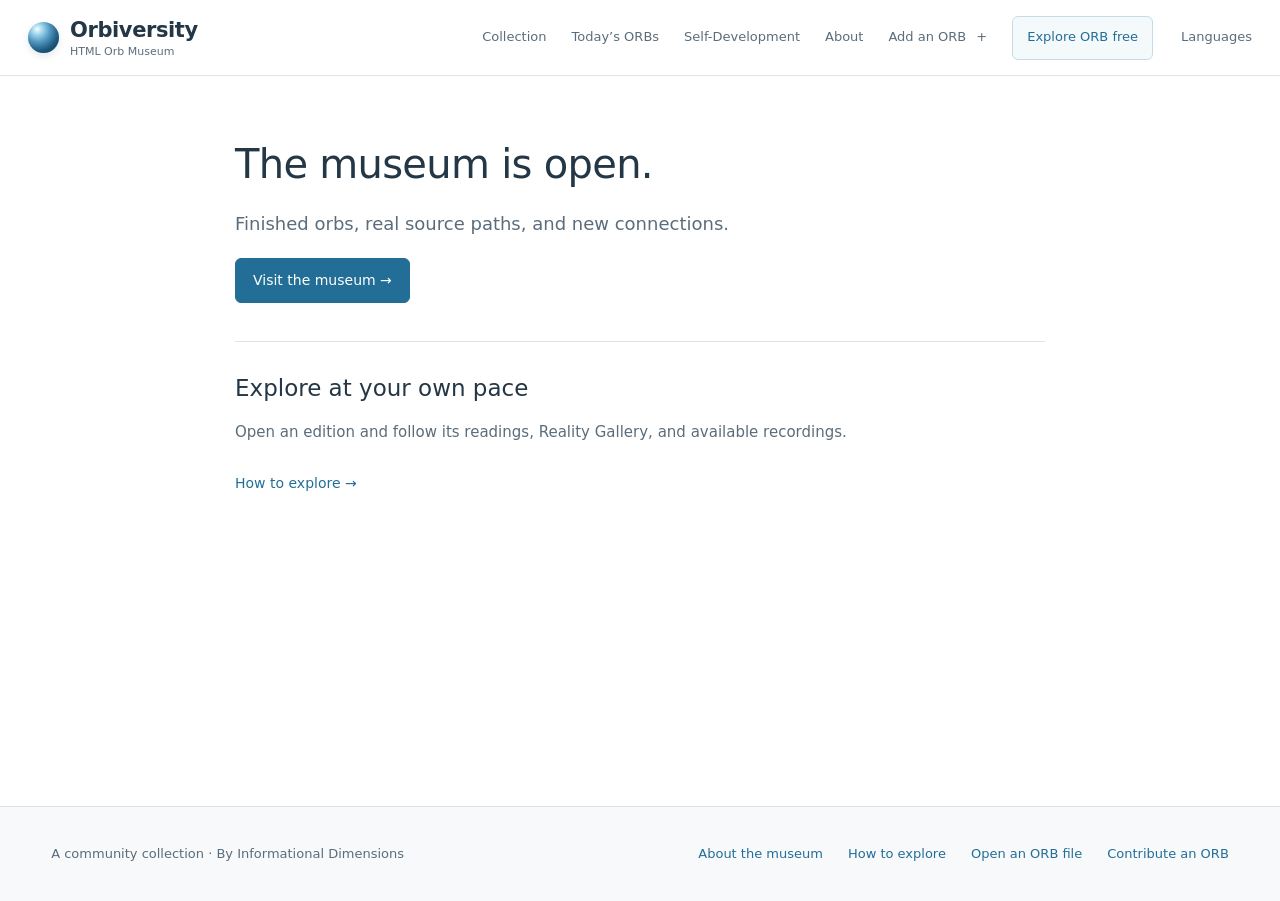
<file: ways.html>
<!doctype html>
<html lang="en"><head><meta charset="utf-8"><meta name="viewport" content="width=device-width,initial-scale=1"><meta name="description" content="Explore the community HTML Orb Museum."><meta name="theme-color" content="#f7f9fb"><title>Visit the museum · Orbiversity</title><link rel="icon" href="orb-silver.jpg" type="image/jpeg"><link rel="stylesheet" href="vault.css?v=self-development-20260919"><link rel="stylesheet" href="languages.css"><link rel="stylesheet" href="todays-orbs.css?v=20260919"><script type="module" src="https://orbiversity.com/orb-analytics.mjs"></script></head><body><a class="skip" href="#content">Skip to content</a><header class="vault-header"><a class="brand" href="./"><span class="brand-mark" aria-hidden="true"></span><span>Orbiversity<small>HTML Orb Museum</small></span></a><nav aria-label="Main navigation"><a href="./">Collection</a><a href="./#todays-orbs">Today’s ORBs</a><a href="./#self-development">Self-Development</a><a href="about.html">About</a><a class="add-orb" href="submit.html">Add an ORB <span aria-hidden="true">+</span></a><a class="app-link" href="https://www.orbforma.com/nano.html">Explore ORB free</a></nav><details class="language-menu"><summary>Languages</summary><div class="language-options"><a href="?lang=en" lang="en" data-language="en">English</a><a href="?lang=es" lang="es" data-language="es">Español</a></div></details></header><main class="vault-page" id="content"><p class="eyebrow">HTML Orb Museum</p><h1>The museum is open.</h1><p class="page-lead">Finished orbs, real source paths, and new connections.</p><a class="primary-link" href="./">Visit the museum →</a><section><h2>Explore at your own pace</h2><p>Open an edition and follow its readings, Reality Gallery, and available recordings.</p><a href="start.html">How to explore →</a></section></main><footer class="vault-footer"><span>A community collection · By Informational Dimensions</span><a href="about.html">About the museum</a><a href="start.html">How to explore</a><a href="studio.html">Open an ORB file</a><a href="submit.html">Contribute an ORB</a></footer><script src="spanish.js?v=copy-1"></script><script src="vault-i18n.js?v=atlas-museum-20260919"></script><script src="languages.js?v=vault-1"></script></body></html>
</file>
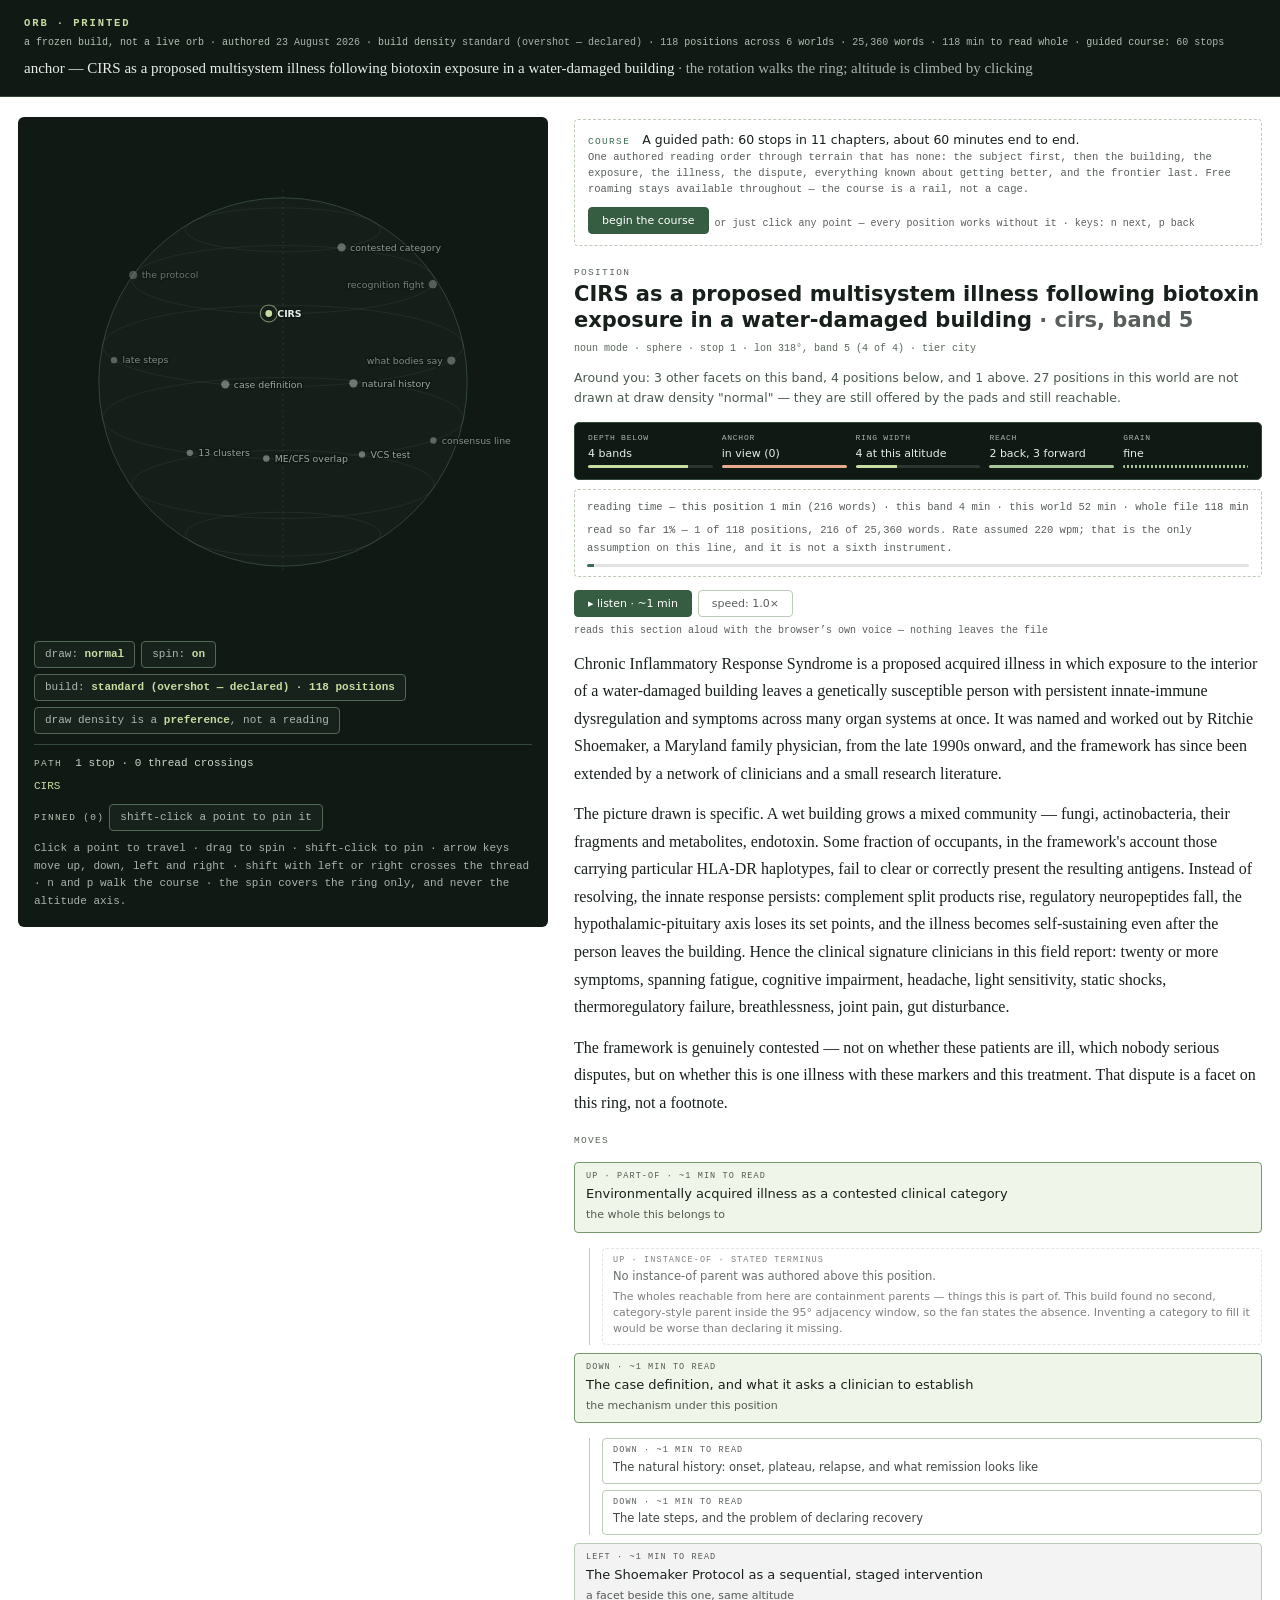
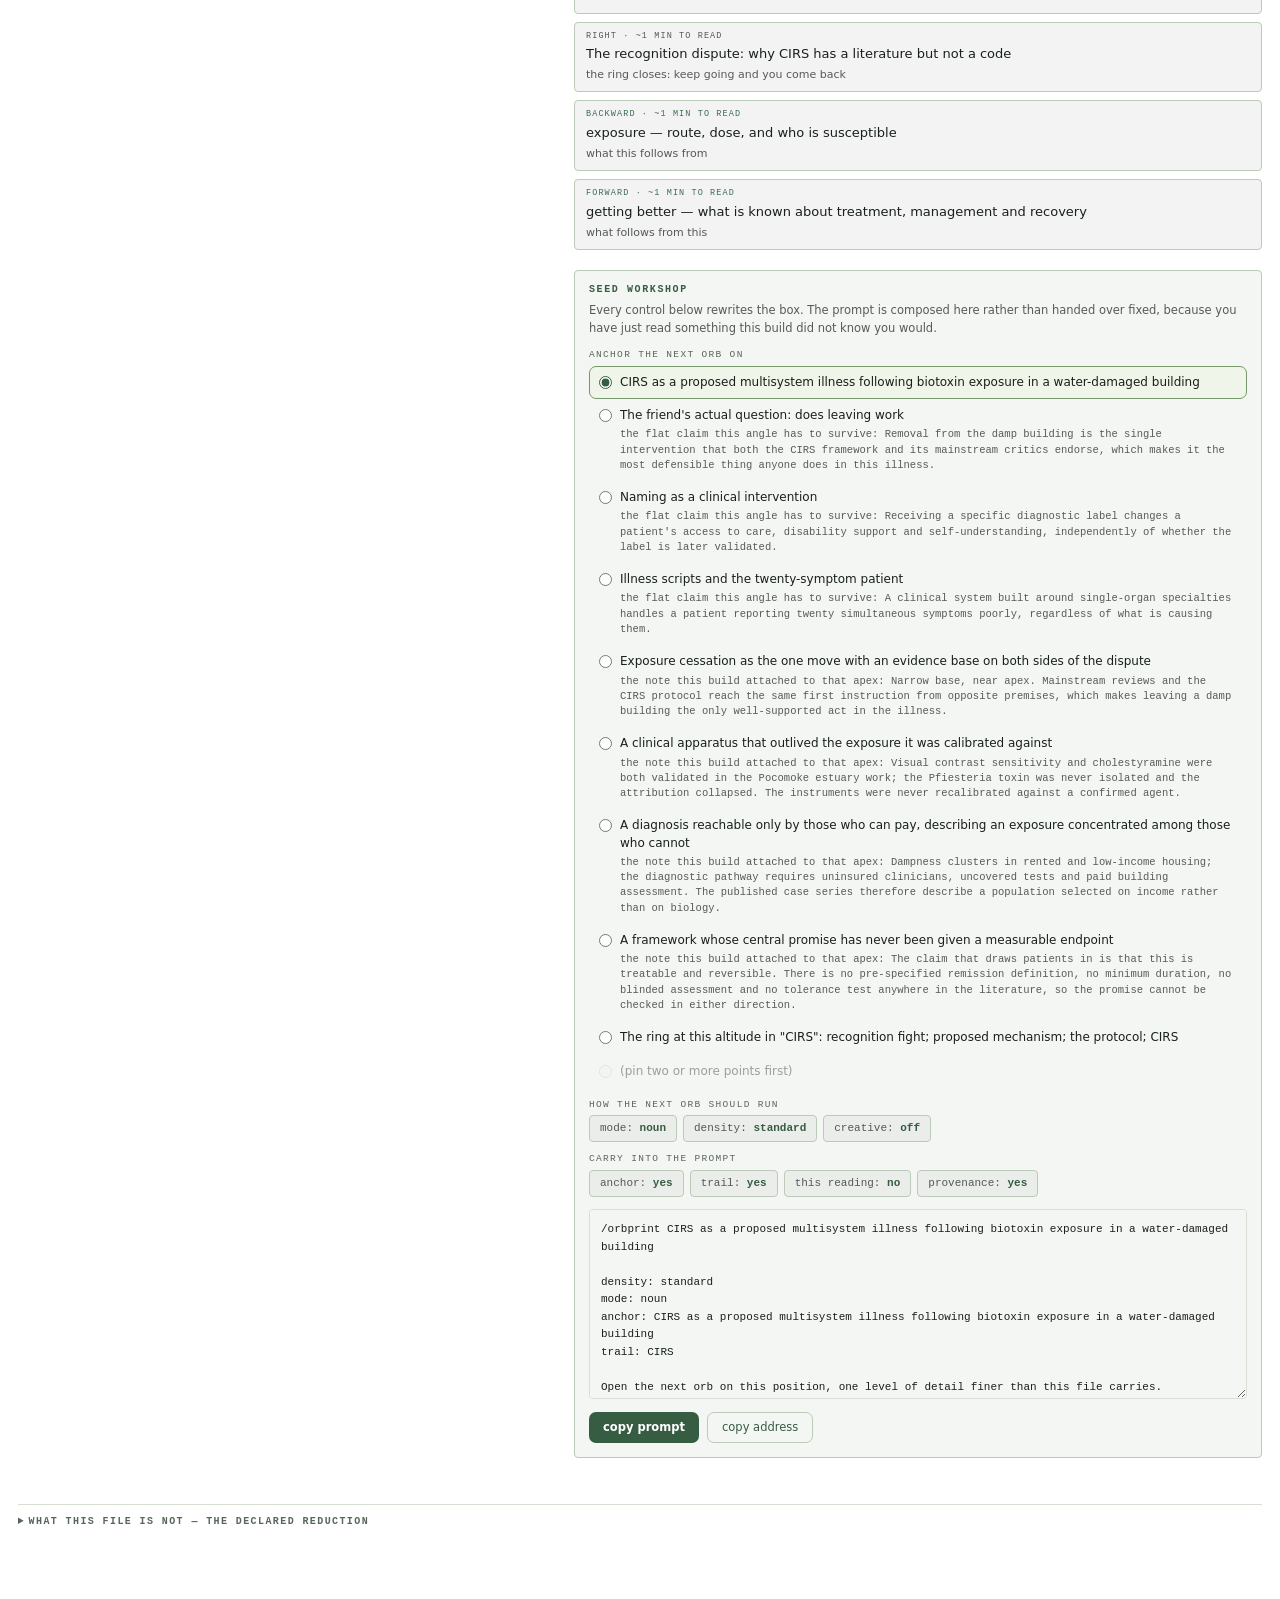
<file: Archived Orbs (Inactive)/cirs.html>
<!DOCTYPE html>
<html lang="en"><head>
<meta charset="utf-8">
<meta name="viewport" content="width=device-width,initial-scale=1">
<title>Orb — CIRS / biotoxin illness</title>
<style>
*,*::before,*::after{box-sizing:border-box}
:root{
  --bg:#16150f; --fg:#f6f3ec; --amber:oklch(.78 .13 70); --teal:oklch(.78 .13 165);
  --rust:oklch(.82 .13 30); --violet:oklch(.80 .13 310);
  --line:rgba(var(--tone),.10); --line2:rgba(var(--tone),.16);
  --dim:rgba(var(--tone),.42); --dim2:rgba(var(--tone),.62);
  --serif:Georgia,'Iowan Old Style','Times New Roman',serif;
  --sans:system-ui,-apple-system,'Segoe UI',Roboto,Helvetica,Arial,sans-serif;
  --mono:ui-monospace,'SF Mono',SFMono-Regular,Menlo,Consolas,'Liberation Mono',monospace;
}
html,body{margin:0;background:var(--bg);color:var(--fg);font-family:var(--sans)}
body{padding:0 0 60px}
a{color:var(--amber)}
.lbl{font:400 9.5px/1 var(--mono);letter-spacing:.14em;color:var(--dim);text-transform:uppercase}
.mono{font-family:var(--mono)}

/* ---------- face ---------- */
header{padding:14px 18px 12px;border-bottom:1px solid var(--line);
  display:flex;flex-wrap:wrap;gap:6px 18px;align-items:baseline}
.brand{font:600 10.5px/1 var(--mono);letter-spacing:.18em;color:var(--amber)}
.snap{font:400 10px/1.5 var(--mono);color:var(--dim)}
.snap b{color:rgba(var(--tone),0.72);font-weight:500}
.subj{flex:1 1 100%;font:500 15px/1.35 var(--serif);margin-top:2px;text-wrap:pretty}
.subj span{color:rgba(var(--tone),0.72)}

.wrap{display:grid;grid-template-columns:minmax(0,530px) minmax(0,1fr);gap:26px;
  padding:20px 18px 0;align-items:start;max-width:1360px;margin:0 auto}
@media(max-width:980px){.wrap{grid-template-columns:1fr;gap:20px}}

/* ---------- orb ---------- */
.stage{position:sticky;top:14px}
@media(max-width:980px){.stage{position:static}}
svg.orb{display:block;width:100%;height:auto;touch-action:pan-y;overflow:visible}
.plate{fill:rgba(var(--tone),.022);stroke:var(--line);stroke-width:1}
.grid{fill:none;stroke:rgba(var(--tone),.07);stroke-width:1}
.axis{stroke:rgba(var(--tone),.12);stroke-width:1;stroke-dasharray:2 4}
g.node{cursor:pointer}
g.node .dot{fill:rgba(var(--tone),.42);stroke:none}
g.node .hit{fill:transparent}
g.node .halo{fill:none;stroke:none}
g.node .ring{fill:none;stroke:none}
g.node.city .dot{r:4.4}
g.node.town .dot{r:3.4}
g.node.point .dot{r:2.6}
g.node.seen .dot{fill:var(--teal)}
g.node.pinned .ring{fill:none;stroke:var(--violet);stroke-width:1.4}
g.node.hidden{opacity:0 !important;pointer-events:none}
g.node.here .dot{fill:var(--amber);stroke:var(--bg);stroke-width:1.5}
g.node.here .halo{fill:none;stroke:var(--amber);stroke-width:1.2;opacity:.55}
g.node.frontier .dot{stroke:var(--rust);stroke-width:1.2}
g.node text.lb{font:500 10px/1 var(--sans);fill:rgba(var(--tone),.66);paint-order:stroke;
  stroke:var(--bg);stroke-width:3px;pointer-events:none}
g.node.here text.lb{fill:var(--fg);font-weight:600}
g.node:focus{outline:none}
g.node:focus .dot{stroke:var(--fg);stroke-width:2}
g.node .vc{font:500 7.5px/1 var(--mono);fill:var(--bg);pointer-events:none}
.pathln{fill:none;stroke:var(--amber);stroke-linecap:round}
.pathln.back{stroke:rgba(var(--tone),.30)}
.brk{font:600 8px/1 var(--mono);fill:var(--teal)}

.ctl{display:flex;flex-wrap:wrap;gap:6px;margin-top:10px;align-items:center}
.sc{padding:5px 9px;border-radius:99px;border:1px solid var(--line2);
  background:rgba(var(--tone),.04);font:400 9.5px/1 var(--mono);color:rgba(var(--tone),0.72);
  cursor:pointer;white-space:nowrap}
.sc b{font-weight:600;color:var(--amber)}
.sc:hover{background:rgba(var(--tone),.09)}
.route{margin-top:10px;font:400 10.5px/1.7 var(--mono);color:var(--dim2);
  border-top:1px solid var(--line);padding-top:9px;text-wrap:pretty}
.route i{color:var(--teal);font-style:normal}
.route .cu{color:var(--amber)}
.pins{margin-top:8px;display:flex;flex-wrap:wrap;gap:5px;align-items:center}
.pinchip{padding:4px 8px;border-radius:99px;border:1px solid oklch(.80 .13 310 / .45);
  font:400 9.5px/1 var(--mono);color:var(--violet);cursor:pointer}
.hint{margin-top:9px;font:400 10px/1.6 var(--mono);color:rgba(var(--tone),0.72);text-wrap:pretty}

/* ---------- panel ---------- */
.panel{min-width:0}
.pos{font:500 21px/1.28 var(--serif);margin:2px 0 0;text-wrap:pretty}
.pos span{color:rgba(var(--tone),0.72)}
.meta{font:400 10px/1.5 var(--mono);color:var(--dim);margin-top:7px}
.scene{font:400 12.5px/1.55 var(--sans);color:var(--dim2);margin-top:12px;text-wrap:pretty}
.read{font:400 15px/1.62 var(--serif);margin-top:12px;text-wrap:pretty}
.read p{margin:0 0 .82em}
.gauges{margin-top:15px;padding:11px 13px;border:1px solid var(--line);border-radius:8px;
  background:rgba(var(--tone),.03);display:grid;grid-template-columns:repeat(5,1fr);gap:9px}
@media(max-width:560px){.gauges{grid-template-columns:repeat(2,1fr)}}
.g{display:flex;flex-direction:column;gap:5px}
.gl{font:400 8px/1 var(--mono);letter-spacing:.09em;color:rgba(var(--tone),0.72);text-transform:uppercase}
.gv{font:500 11px/1.2 var(--sans);white-space:nowrap}
.gb{height:3px;border-radius:2px;background:linear-gradient(90deg,var(--amber) var(--f),rgba(var(--tone),.13) var(--f))}
.gb.thread{background:linear-gradient(90deg,var(--teal) var(--f),rgba(var(--tone),.13) var(--f))}
.gb.grain{background:repeating-linear-gradient(90deg,var(--teal) 0 2px,transparent 2px 4px)}
.gb.anchor{background:linear-gradient(90deg,rgba(var(--tone),.13) var(--f),var(--rust) var(--f))}
.rt{margin-top:9px;padding:9px 12px;border:1px dashed var(--line2);border-radius:8px;
  font:400 10.5px/1.7 var(--mono);color:rgba(var(--tone),0.72)}
.rt b{color:rgba(var(--tone),0.78);font-weight:500}
.rt .bar{height:3px;margin-top:6px;border-radius:2px;
  background:linear-gradient(90deg,var(--teal) var(--f),rgba(var(--tone),.13) var(--f))}

/* ---- listen (speech synthesis) ---- */
#listenbar{margin-top:13px;display:flex;flex-wrap:wrap;gap:6px;align-items:center}
#listenbar .conote{margin-top:0}
.read p.speaking{color:var(--fg);border-left:2px solid var(--teal);padding-left:10px;margin-left:-12px}

/* ---- course mode ---- */
#course{margin:0 0 14px}
.co{border:1px solid oklch(.78 .13 165 / .4);border-radius:9px;background:oklch(.78 .13 165 / .06);
  padding:11px 13px}
.co.idle{border-style:dashed;background:none;border-color:var(--line2)}
.co.done{border-color:oklch(.78 .13 70 / .5);background:oklch(.78 .13 70 / .07)}
.coh{display:flex;flex-wrap:wrap;gap:6px 12px;align-items:baseline}
.coh .lbl{color:var(--teal)}
.cot{font:500 12.5px/1.4 var(--sans)}
.cog{font:400 10.5px/1.5 var(--mono);color:rgba(var(--tone),0.72);flex:1 1 100%;margin-top:2px}
.cobar{height:3px;border-radius:2px;margin-top:8px;
  background:linear-gradient(90deg,var(--teal) var(--f),rgba(var(--tone),.13) var(--f))}
.cowhy{margin-top:8px;font:400 11.5px/1.5 var(--sans);color:rgba(var(--tone),0.72);text-wrap:pretty}
.cowhy b{color:var(--teal);font:600 8.5px/1 var(--mono);letter-spacing:.12em;text-transform:uppercase;
  display:block;margin-bottom:3px}
.cobtns{display:flex;gap:6px;margin-top:9px;flex-wrap:wrap;align-items:center}
.cb{font:500 11px/1 var(--sans);padding:7px 13px;border-radius:7px;border:1px solid var(--line2);
  background:rgba(var(--tone),.06);color:var(--fg);cursor:pointer}
.cb.main{background:oklch(.78 .13 165 / .2);border-color:oklch(.78 .13 165 / .55)}
.cb.main:hover{background:oklch(.78 .13 165 / .3)}
.cb:disabled{opacity:.35;cursor:default}
.cb.ghost{background:none;color:rgba(var(--tone),0.72)}
.conote{font:400 10px/1.5 var(--mono);color:rgba(var(--tone),0.72);margin-top:7px}

.fr{margin-top:15px;padding:12px 13px;border:1px solid oklch(.82 .13 30 / .38);
  border-radius:8px;background:oklch(.82 .13 30 / .05)}
.frh{display:flex;align-items:center;gap:8px;font:600 9.5px/1 var(--mono);
  letter-spacing:.14em;color:var(--rust);text-transform:uppercase}
.frb{margin-top:4px;font:400 11px/1.5 var(--mono);color:rgba(var(--tone),0.72)}
.frrow{margin-top:10px;font:400 12.5px/1.55 var(--sans);color:rgba(var(--tone),0.8)}
.frrow b{display:block;font:600 8.5px/1 var(--mono);letter-spacing:.12em;
  color:var(--rust);text-transform:uppercase;margin-bottom:3px}
.frrow ul{margin:3px 0 0;padding-left:17px}
.frrow li{margin:2px 0}

.moves{margin-top:16px;display:flex;flex-direction:column;gap:8px}
.pad{padding:9px 11px;border:1px solid var(--line2);border-radius:8px;
  background:rgba(var(--tone),.05);cursor:pointer;text-align:left;width:100%;color:inherit;
  font-family:inherit;display:block}
.pad:hover{background:rgba(var(--tone),.10)}
.pad .pd{display:block;font:400 8.5px/1 var(--mono);letter-spacing:.13em;color:rgba(var(--tone),0.72);
  text-transform:uppercase}
.pad .pd.thread{color:var(--teal)}
.pad .pt{display:block;font:500 13px/1.35 var(--sans);margin-top:5px;text-wrap:pretty}
.pad .sub{display:block;font:400 11px/1.45 var(--sans);color:rgba(var(--tone),0.72);margin-top:4px;text-wrap:pretty}
.pad.primary{border-color:oklch(.78 .13 70 / .5);background:oklch(.78 .13 70 / .09)}
.pad.home{border-color:oklch(.82 .13 30 / .5);background:oklch(.82 .13 30 / .10)}
.pad.dead{cursor:default;border-style:dashed;border-color:var(--line);background:none;opacity:.78}
.pad.dead .pt{font-weight:400;color:rgba(var(--tone),0.72)}
.fan{margin:7px 0 0 15px;border-left:1px solid var(--line2);padding-left:12px;
  display:flex;flex-direction:column;gap:6px}
.fan .pad{background:none;padding:7px 10px}
.fan .pad .pt{font-size:11.5px;color:rgba(var(--tone),0.82)}
.shed{display:block;margin-top:5px;font:600 8px/1 var(--mono);letter-spacing:.1em;
  color:var(--violet);text-transform:uppercase}

.ws{margin-top:20px;padding:14px;border:1px solid var(--line2);border-radius:9px;
  background:rgba(var(--tone),.028)}
.wsh{font:600 10px/1 var(--mono);letter-spacing:.16em;color:var(--amber);text-transform:uppercase}
.wsn{font:400 11.5px/1.55 var(--sans);color:rgba(var(--tone),0.72);margin-top:7px;text-wrap:pretty}
.wsg{margin-top:12px}
.wsg > .lbl{display:block;margin-bottom:6px}
.opt{display:flex;gap:8px;align-items:flex-start;padding:7px 9px;border-radius:7px;
  border:1px solid transparent;cursor:pointer;font:400 12px/1.45 var(--sans)}
.opt:hover{background:rgba(var(--tone),.05)}
.opt.on{border-color:oklch(.78 .13 70 / .45);background:oklch(.78 .13 70 / .08)}
.opt input{margin:2px 0 0;accent-color:oklch(.78 .13 70)}
.opt .fl{display:block;font:400 10.5px/1.45 var(--mono);color:rgba(var(--tone),0.72);margin-top:3px}
.opt.dis{opacity:.4;cursor:not-allowed}
.chips{display:flex;flex-wrap:wrap;gap:6px}
.box{margin-top:12px;width:100%;min-height:190px;background:rgba(0,0,0,.28);color:rgba(var(--tone),0.86);
  border:1px solid var(--line);border-radius:7px;padding:11px;font:400 11px/1.6 var(--mono);
  resize:vertical}
.btns{display:flex;gap:8px;margin-top:9px;flex-wrap:wrap}
.btn{padding:9px 14px;border-radius:7px;background:var(--amber);color:#16150f;border:0;
  font:600 11.5px/1 var(--sans);cursor:pointer}
.btn.ghost{background:none;border:1px solid var(--line2);color:var(--fg);font-weight:500}
.ok{font:400 10px/1 var(--mono);color:var(--teal);align-self:center}

details.red{margin:26px auto 0;max-width:1360px;padding:0 18px}
details.red summary{cursor:pointer;font:600 10px/1 var(--mono);letter-spacing:.14em;
  color:var(--dim);text-transform:uppercase;padding:12px 0;border-top:1px solid var(--line)}
table.rd{width:100%;border-collapse:collapse;font:400 12px/1.5 var(--sans);margin-bottom:14px}
table.rd th{text-align:left;font:600 9px/1 var(--mono);letter-spacing:.12em;color:var(--dim);
  text-transform:uppercase;padding:7px 10px 7px 0;border-bottom:1px solid var(--line)}
table.rd td{padding:7px 10px 7px 0;border-bottom:1px solid var(--line);
  color:rgba(var(--tone),0.74);vertical-align:top}
table.rd td.out{color:rgba(var(--tone),0.72)}
.note{font:400 11.5px/1.6 var(--sans);color:rgba(var(--tone),0.72);margin:10px 0 0;text-wrap:pretty}
@media(prefers-reduced-motion:reduce){.pathln{transition:none}}
</style>
<style id="orb-shared-theme">
/* ORB · Informational Dimensions · Quinault green / white / dark tools */
:root{color-scheme:light;--bg:#fff;--fg:#18201b;--amber:#365c42;--teal:#3e6c55;--rust:#9c4634;--violet:#586b7c;--tone:24,32,27;--line:#d8e0d5;--line2:#bccbb8;--dim:#59665c;--dim2:#495a4d}
header,.stage,.gauges{--bg:#101914;--fg:#e8eee7;--amber:#c7dca1;--teal:#a6c69a;--rust:#e7aa8d;--violet:#b7c9d1;--tone:232,238,231;--line:#34483a;--line2:#526958;--dim:#b2c2b3;--dim2:#ccd7c9;background:#101914;color:#e8eee7}
header{padding:18px 24px}.stage{padding:16px;border-radius:6px}.gauges{border-radius:5px}
.panel{padding:2px 0 20px}.pos{font-family:var(--sans);font-weight:600}.read{font-size:16px;line-height:1.72}
.sc,.pinchip,.cb,.pad,.ws,.box,.co,.rt,.fr{border-radius:4px}.sc{font-size:11px;padding:7px 10px}.hint,.route{font-size:11px}
.pad.primary,.opt.on{border-color:#78976d;background:#eff5e9}.pad.primary:hover{background:#e3edd9}.opt input{accent-color:#365c42}
.co,.co.done{border-color:#91ab82;background:#f0f5eb}.cb.main{background:#365c42;color:#fff;border-color:#365c42}.cb.main:hover{background:#284a33}
.box{background:#f4f6f3;color:#18201b}.btn{background:#365c42;color:#fff}.btn.ghost{background:transparent;color:#365c42}
.ws{background:#f4f6f3}.fr,.pad.home{border-color:#be907c;background:#fbf5ef}.pinchip{border-color:var(--violet)}
button:focus-visible,a:focus-visible,textarea:focus-visible,input:focus-visible{outline:3px solid #5f8755;outline-offset:3px}
@media(max-width:560px){.stage{padding:10px}.wrap{padding:14px 12px 0}.sc{font-size:10px}}

</style>
</head><body>

<header>
  <span class="brand">ORB · PRINTED</span>
  <span class="snap" id="snap"></span>
  <div class="subj" id="subjline"></div>
</header>

<div class="wrap">
  <div class="stage">
    <svg class="orb" id="svg" viewBox="0 0 530 530" role="application"
         aria-label="Rotating orb of positions. Click a point to travel.">
      <g id="chrome"></g>
      <g id="pathback"></g>
      <g id="globe"></g>
      <g id="pathfront"></g>
      <g id="face"></g>
    </svg>
    <div class="ctl" id="ctl"></div>
    <div class="route" id="route"></div>
    <div class="pins" id="pinrail"></div>
    <div class="hint" id="hint"></div>
  </div>

  <div class="panel">
    <div id="course"></div>
    <span class="lbl">position</span>
    <h1 class="pos" id="pos"></h1>
    <div class="meta" id="pmeta"></div>
    <div class="scene" id="scene"></div>
    <div class="gauges" id="gauges"></div>
    <div class="rt" id="rt"></div>
    <div id="frontier"></div>
    <div id="listenbar"></div>
    <div class="read" id="read"></div>
    <span class="lbl" style="display:block;margin-top:20px">moves</span>
    <div class="moves" id="moves"></div>
    <div class="ws" id="ws"></div>
  </div>
</div>

<details class="red">
  <summary>What this file is not — the declared reduction</summary>
  <table class="rd"><thead><tr><th>in scope</th><th>out of scope, and declared</th></tr></thead>
  <tbody id="redbody"></tbody></table>
  <p class="note" id="buildnote"></p>
</details>
<script>
/* ===================================================================== data */
var D = {"worlds":{"cirs":[{"id":"eai","level":6,"parent":null,"tier":"city","ab":3,"label":"Environmentally acquired illness as a contested clinical category","view":"This is the shelf CIRS is filed on, and the shelf has a history. Environmentally acquired illness names a family of conditions in which patients report multisystem symptoms they attribute to a specific exterior exposure — a building, a chemical, an implant, a pesticide, a body of water — and in which the attribution is disputed by parts of organised medicine. Sick building syndrome, multiple chemical sensitivity, Gulf War illness, chronic Lyme, and CIRS all live here.\n\nWhat the members share is structural rather than biological. Each has a symptom-defined case description rather than a lesion or an organism. Each has a patient population that is unusually well informed and unusually poorly served. Each has a clinician community operating largely outside academic medicine, and a set of tests that community regards as validated and mainstream bodies regard as not. Each has a litigation shadow: buildings, employers and insurers are defendants, which means research funding and expert testimony arrive tangled together.\n\nThat structure matters because it predicts the shape of the dispute better than the biology does. Two people can agree on every published finding about CIRS and still disagree about whether it is a disease, because they disagree about what a symptom-defined syndrome is entitled to claim before a mechanism is nailed down.","angles":[["Diagnostic categories as infrastructure","A diagnosis determines insurance coverage, disability eligibility and research funding, so whether a condition is 'real' is partly an administrative question with administrative consequences."],["The litigation shadow over exposure science","When building owners and insurers are potential defendants, funding and expert testimony in indoor-air research arrive with financial interests attached on both sides."]],"world":"cirs","upAlt":null,"edge":["up"],"fr":null,"lon":0.0,"short":"contested category"},{"id":"innate","level":6,"parent":null,"tier":"city","ab":3,"label":"Chronic innate-immune activation as a general account of multisystem illness","view":"The other whole CIRS belongs to is a mechanism rather than a category. Over the past two decades a broad research programme has argued that a great deal of chronic, medically unexplained, multi-organ illness is innate-immune rather than adaptive-immune: not antibody-mediated allergy or autoimmunity, but persistent activation of complement, pattern-recognition receptors, cytokine networks and the neuroendocrine circuits they talk to.\n\nThe appeal is that it explains the shape of the complaints. Innate signalling is systemic by design and is routed through the hypothalamus, so a single upstream trigger can plausibly produce fatigue, thermoregulatory instability, cognitive slowing, sleep disruption, capillary and barrier changes, and pain — the exact grab-bag that defeats organ-by-organ workup. It also explains why standard allergy testing comes back normal: IgE and IgG assays interrogate a different immune system than the one being proposed.\n\nThe weakness is that the same appeal makes the account hard to falsify. Almost any chronic illness will show some inflammatory marker moving. Turning \"innate activation\" into a diagnosis requires a signature specific enough to exclude the alternatives, and that specificity is exactly what remains argued over. This altitude is where CIRS is most respectable and least distinctive.","angles":[["Neuroinflammation as the common road","Fatigue, cognitive slowing and sleep disruption across several unrelated illnesses converge on the same hypothalamic and glial circuits, which is why unrelated diseases produce similar complaints."],["Falsifiability as a design problem in syndrome research","A mechanism broad enough to explain many symptoms is, for that reason, harder to test against a specific illness, so breadth and evidential strength trade off against each other."]],"world":"cirs","upAlt":null,"edge":["up"],"fr":null,"lon":180.0,"short":"innate activation"},{"id":"syndrome","level":5,"parent":"eai","tier":"city","ab":0,"label":"CIRS as a proposed multisystem illness following biotoxin exposure in a water-damaged building","view":"Chronic Inflammatory Response Syndrome is a proposed acquired illness in which exposure to the interior of a water-damaged building leaves a genetically susceptible person with persistent innate-immune dysregulation and symptoms across many organ systems at once. It was named and worked out by Ritchie Shoemaker, a Maryland family physician, from the late 1990s onward, and the framework has since been extended by a network of clinicians and a small research literature.\n\nThe picture drawn is specific. A wet building grows a mixed community — fungi, actinobacteria, their fragments and metabolites, endotoxin. Some fraction of occupants, in the framework's account those carrying particular HLA-DR haplotypes, fail to clear or correctly present the resulting antigens. Instead of resolving, the innate response persists: complement split products rise, regulatory neuropeptides fall, the hypothalamic-pituitary axis loses its set points, and the illness becomes self-sustaining even after the person leaves the building. Hence the clinical signature clinicians in this field report: twenty or more symptoms, spanning fatigue, cognitive impairment, headache, light sensitivity, static shocks, thermoregulatory failure, breathlessness, joint pain, gut disturbance.\n\nThe framework is genuinely contested — not on whether these patients are ill, which nobody serious disputes, but on whether this is one illness with these markers and this treatment. That dispute is a facet on this ring, not a footnote.","angles":[["The friend's actual question: does leaving work","Removal from the damp building is the single intervention that both the CIRS framework and its mainstream critics endorse, which makes it the most defensible thing anyone does in this illness."],["Naming as a clinical intervention","Receiving a specific diagnostic label changes a patient's access to care, disability support and self-understanding, independently of whether the label is later validated."],["Illness scripts and the twenty-symptom patient","A clinical system built around single-organ specialties handles a patient reporting twenty simultaneous symptoms poorly, regardless of what is causing them."]],"world":"cirs","upAlt":null,"edge":[],"fr":null,"lon":317.7,"short":"CIRS"},{"id":"contest","level":5,"parent":"eai","tier":"city","ab":1,"label":"The recognition dispute: why CIRS has a literature but not a code","view":"CIRS is not in ICD-10. It is not on the CDC's list of recognised conditions and it is not endorsed by the American Academy of Allergy, Asthma and Immunology, the American College of Medical Toxicology, or the German AWMF consortium. It does, at the same time, have a published case definition, a US patent covering its proteogenomic diagnosis, randomised data on one treatment step, and a 2024 review in Annals of Medicine and Surgery arguing that the treatment literature for CIRS is thicker than the treatment literature for ME/CFS — which the CDC does recognise.\n\nBoth of those sentences are true, and holding them together is the honest position here. The mainstream objection is not that damp buildings are harmless. NAM in 2004, WHO in 2009 and AWMF in 2023 all concluded that dampness and mould are associated with real respiratory harm and should be remediated as a priority. The objection is narrower and sharper: that the specific claim of a mycotoxin-mediated multisystem illness, diagnosed by this panel and reversed by this protocol, has not been demonstrated to the standard a new disease entity requires.\n\nAdvocates answer that the reviews being cited are twenty years old, that the ACOEM statement underpinning much of the skepticism was itself the subject of a published conflict-of-interest critique, and that recognition lags evidence for every environmentally acquired illness. That is the argument. It has not been settled.","angles":[["How ICD entry actually happens","Codes are added through committee processes driven by administrative need and organised advocacy, not by evidentiary thresholds alone, so absence of a code is weak evidence about biology."],["Comparing evidence bases across two syndromes","ME/CFS is recognised without a validated biomarker while CIRS is unrecognised with a proposed one, so recognition and biomarker availability are not tracking each other."]],"world":"cirs","upAlt":null,"edge":[],"fr":null,"lon":45.261,"short":"recognition fight"},{"id":"biology","level":5,"parent":"innate","tier":"city","ab":1,"label":"The proposed pathophysiology: how an exposure is said to become a self-sustaining state","view":"The mechanism CIRS proposes has four moves, and each is separately arguable.\n\nFirst, antigen handling fails. Low-molecular-weight biotoxins and inflammagens are said not to be cleared, in the framework's account because particular HLA class II haplotypes present them poorly, leaving persistent antigenic stimulation rather than resolution.\n\nSecond, innate effectors stay on. Complement split products C4a and C3a rise; matrix metalloproteinase-9 rises, implicating barrier and vascular permeability; transforming growth factor beta-1 rises, pulling toward a Th17 and fibrotic profile; von Willebrand factor and VEGF move, implicating coagulation and hypoxia-response pathways.\n\nThird, regulation is lost. Alpha-melanocyte-stimulating hormone and vasoactive intestinal polypeptide fall. Because both are hypothalamic regulators, their loss is offered as the bridge from a peripheral inflammatory state to sleep architecture, osmoregulation, thermoregulation, ACTH-cortisol coupling and cognition — the specifically neurological texture of the illness.\n\nFourth, the state becomes self-maintaining. Once regulation is gone, the argument runs, secondary problems (nasal biofilm, enterohepatic recycling of the original toxin, sustained low-grade complement activity) hold the loop closed, which is why removal from the building alone does not always resolve the illness.\n\nIt is a coherent chain. Every link has published support of some kind, and no link has the sort of independent replication that would let a skeptic concede it without argument.","angles":[["Feed-forward loops in chronic disease","Illnesses that persist after their trigger is removed require a self-sustaining loop, and identifying that loop is a general problem shared by post-infectious and post-exposure conditions."],["Neuropeptides as the bridge between periphery and brain","MSH and VIP act in the hypothalamus, so peripheral inflammation that lowers them offers a concrete route from an immune event to cognitive and autonomic symptoms."]],"world":"cirs","upAlt":null,"edge":[],"fr":null,"lon":137.7,"short":"proposed mechanism"},{"id":"treatment","level":5,"parent":"innate","tier":"city","ab":1,"label":"The Shoemaker Protocol as a sequential, staged intervention","view":"The treatment framework is a numbered sequence, usually described as twelve steps, and its structure is the most rhetorically effective thing about it: each step is meant to be pointless until the one before it is done. That converts a heterogeneous set of interventions into something falsifiable in principle, because doing them out of order is predicted to fail.\n\nStep one is removal from exposure, verified by building testing rather than by how the building smells. Step two is binding: high-dose EPA/DHA to prime, then a bile-acid sequestrant — cholestyramine, or colesevelam for tolerance — on the argument that these toxins recirculate enterohepatically and can be intercepted in the gut. Later steps address antigliadin antibodies, the nasal reservoir of coagulase-negative staphylococci, androgen and ADH dysregulation, MMP-9, VEGF, C4a, TGF-beta-1, and finally VIP replacement as the step said to reset regulation and permit re-entry into ordinary environments.\n\nThe published evidence is uneven across the sequence and thickest at the start. Cholestyramine's effect on visual contrast sensitivity in estuary-exposed patients was reported with controls in 2001. Later steps rest largely on case series, single-arm data and clinician report. A 2024 review found the protocol was the only treatment in this space with documented clinical efficacy in its inclusion set — a finding whose weight depends heavily on what that inclusion set excluded.\n\nNothing here is a recommendation. It is a description of what the protocol claims and where its support is thin.","angles":[["Sequential protocols as a research design","Ordering interventions so each is predicted to fail without its predecessor makes a multi-part treatment testable in a way an unordered bundle is not."],["Removal-first as the uncontroversial core","Every party to this dispute agrees that occupants of a damp building benefit from remediation or relocation, so step one is supported even by parties who reject steps two through twelve."]],"world":"cirs","upAlt":null,"edge":[],"fr":null,"lon":225.261,"short":"the protocol"},{"id":"casedef","level":4,"parent":"syndrome","tier":"city","ab":0,"label":"The case definition, and what it asks a clinician to establish","view":"The published case definition has four requirements, and reading them in order shows what kind of object CIRS is.\n\nOne: potential exposure to a biotoxin-producing source. In practice a water-damaged building, established by history plus building testing, but the definition also admits blooms of cyanobacteria, ciguatoxic fish and post-treatment Lyme disease. Two: a multisystem, multi-symptom presentation, scored against thirteen symptom clusters. Three: laboratory abnormalities in the proposed panel — depressed MSH and VIP, elevated C4a, TGF-beta-1, MMP-9, and abnormalities in ADH/osmolality and ACTH/cortisol coupling. Four: response to therapy, and specifically to the sequenced protocol.\n\nThe fourth criterion is the one that draws fire, and the objection is a real one. A definition that includes response to a particular treatment is partly circular: patients who do not respond can be reclassified as not having had the illness, which insulates the treatment from disconfirmation. Defenders reply that treatment response is a legitimate part of definitions elsewhere in medicine — dopamine responsiveness in parkinsonism, gluten withdrawal in coeliac disease — and that the alternative is worse when no single test is diagnostic.\n\nWhat the definition does not require is a measured toxin in the patient. That absence is not an oversight. No validated human biomarker of biotoxin exposure exists, which is why the definition is built from host response instead.","angles":[["Circularity in treatment-response criteria","Including response to therapy in a case definition makes non-responders reclassifiable as misdiagnosed, which weakens the definition's ability to be shown wrong."],["Definitions built from host response rather than agent","When an exposure cannot be measured in the patient, a syndrome must be defined by the body's reaction, a constraint shared with several accepted conditions."]],"world":"cirs","upAlt":null,"edge":[],"fr":null,"lon":304.446,"short":"case definition"},{"id":"natural","level":4,"parent":"syndrome","tier":"city","ab":0,"label":"The natural history: onset, plateau, relapse, and what remission looks like","view":"The time-course is the part of CIRS most legible to someone living it and least represented in the literature. Clinicians in the field describe a fairly consistent arc, though it is an arc drawn from case series rather than cohort follow-up.\n\nOnset is usually not dramatic. Occupants report months of drift — sinus congestion, unrefreshing sleep, a slowly narrowing tolerance for effort — before anything reads as illness. The often-reported inflection is a second event: a flood, a renovation that opens a wall, a move into a worse building, or an unrelated infection, after which the picture consolidates fast. Latency is part of why the exposure is so often missed; the building is frequently identified in retrospect, sometimes after the person has already left it.\n\nLeaving produces partial improvement in a substantial fraction and complete resolution in a minority. What clinicians describe after that is a plateau: better than in the building, not well, and now unusually reactive to small re-exposures — a hotel room, a friend's basement, a damp office. Whether that reactivity is continuing immune sensitisation, learned threat-response, or both is genuinely unsettled and is one of the more consequential open questions here.\n\nRelapse on re-exposure, and the shrinking of the world that follows from trying to prevent it, is often the disabling part rather than the original illness.","angles":[["Latency and the retrospective exposure","An illness that starts slowly and consolidates after a second event is systematically likely to have its original cause identified only in hindsight."],["Reactivity as its own disease course","In many chronic environmental illnesses the increasing intolerance of small exposures becomes more disabling than the initial episode, which makes it a treatment target in its own right."]],"world":"cirs","upAlt":null,"edge":[],"fr":null,"lon":346.06356,"short":"natural history"},{"id":"bodies","level":4,"parent":"contest","tier":"city","ab":1,"label":"What the professional bodies actually say — and the large area where they agree","view":"It is worth reading the mainstream statements rather than the summaries of them, because the disagreement is narrower than either side's rhetoric suggests.\n\nThe National Academy of Medicine's 2004 Damp Indoor Spaces and Health found sufficient evidence of association between indoor dampness and upper-respiratory symptoms, cough, wheeze and asthma exacerbation. WHO's 2009 indoor-air guidelines went further on policy: persistent dampness and microbial growth should be prevented and remediated as a priority, and remediation reduces adverse outcomes. The AWMF consortium's 2023 update — twelve German medical societies — reached the same place, and added explicitly that evidence is inadequate for a link between dampness and sick building syndrome, multiple chemical sensitivity or chronic fatigue syndrome, and that newly coined terms suggesting a specific nosological entity lack support to date. ACMT reaffirmed the 2004 position in August 2025.\n\nSo the agreed ground is large: damp buildings harm occupants, the harm is real, remediation is warranted, and this is a public-health matter rather than a fringe complaint. The disputed ground is specific: whether inhaled mycotoxins cause a distinct multisystem illness, and whether the tests marketed to diagnose it measure what they claim.\n\nAdvocates make a fair point that these documents concentrate on mycotoxin toxicity while the CIRS framework increasingly rests on innate signalling by fragments, glucans and endotoxin — which the statements address much more thinly.","angles":[["What a position statement is for","Society statements are written partly to guide clinicians away from unvalidated tests, which makes them conservative about new entities regardless of the underlying biology."],["The moving target problem in a contested field","When a framework shifts its proposed mechanism, critiques aimed at the earlier version stop engaging the current claim, and both sides can accuse the other of bad faith."]],"world":"cirs","upAlt":null,"edge":[],"fr":null,"lon":32.007000000000005,"short":"what bodies say"},{"id":"commerce","level":4,"parent":"contest","tier":"town","ab":1,"label":"The economy around the diagnosis: labs, remediators, clinics and the wellness market","view":"Any honest map of this terrain has to include the money, because it shapes what patients encounter first and it shapes the skepticism they meet.\n\nAround the clinical framework sits a real infrastructure: certified practitioners, proprietary interpretive platforms, specified reference labs — the framework insists on particular labs for particular analytes and warns that others produce invalid results — building inspectors trained in specific indices, and remediation contractors. Some of it is careful. Some of it is a market in fear. Direct-to-consumer urine mycotoxin panels, home test plates, functional-medicine practices offering long courses of binders and antifungals, and influencer-driven mould diagnosis all trade on the same anxiety and are, by a wide margin, the weakest-evidenced part of the field.\n\nThis creates a genuine confusion in the dispute that is worth naming precisely. Critics frequently attack the wellness-industry version — the unvalidated urine test, the $9,000 detox package — and treat the attack as disposing of the clinical framework, which uses different tests and makes narrower claims. Framework advocates then read that as bad-faith refusal to engage. Both complaints have some justice.\n\nFor a patient the practical consequence is harsh: the cheapest, most heavily advertised entry points into this space are the least defensible ones, and there is no neutral gatekeeper.","angles":[["Conflating a clinical framework with its market","A field's least rigorous commercial edge is easier to criticise than its research core, so critiques often land on the edge and are then read as disposing of the core."],["Patients as the paying party in unsettled science","When neither insurance nor guidelines cover a condition, patients fund their own diagnosis, which selects for whichever tests are cheapest to sell rather than best validated."]],"world":"cirs","upAlt":null,"edge":[],"fr":null,"lon":73.62456,"short":"the economy"},{"id":"markers","level":4,"parent":"biology","tier":"city","ab":1,"label":"The blood panel: C4a, TGF-beta-1, MMP-9, MSH, VIP, VEGF, von Willebrand","view":"The panel is the framework's load-bearing empirical claim, so it deserves to be described exactly.\n\nTwo complement split products, C4a and C3a, are read as innate activation, with C4a treated as the more responsive to recent exposure. Transforming growth factor beta-1 is read as the chronic and fibrotic axis, tied to Th17 skewing and to regulatory T-cell dysfunction assessed by the CD4+CD25++CD127lo assay. Matrix metalloproteinase-9 is read as barrier and endothelial involvement — the marker offered as the route into brain and lung. Alpha-MSH and VIP, both low, are the regulatory failure. VEGF and erythropoietin index hypoxia-inducible-factor activity. The von Willebrand profile indexes coagulation. Alongside these sit paired ratios rather than single values: ADH against osmolality, ACTH against cortisol, because the framework's claim is about lost coupling rather than absolute deficiency.\n\nThe strengths are that these are conventional analytes at conventional laboratories, not proprietary assays, and that the paired-ratio logic is a genuinely more sophisticated read than a single out-of-range number.\n\nThe weaknesses are three and they are serious. Most of these markers are non-specific and move in many inflammatory states. Reference intervals used in this field are not always the labs' own. And C4a in particular is preanalytically fragile — it activates in the tube — which is why the framework specifies collection and one laboratory over another, and which is exactly the property that makes independent replication hard.","angles":[["Paired ratios as a stronger claim than single values","Testing whether two hormones stay coupled is harder to satisfy by chance than testing whether one is out of range, so ratio-based criteria carry more information."],["Preanalytic fragility as an obstacle to replication","An analyte that changes during sample handling produces results that depend on the laboratory's procedure, which limits how far any finding can travel."]],"world":"cirs","upAlt":null,"edge":[],"fr":null,"lon":124.446,"short":"blood panel"},{"id":"genie","level":4,"parent":"biology","tier":"town","ab":1,"label":"Transcriptomics: from a marker panel to a gene-expression signature","view":"The most interesting recent move in this field is the shift from measuring proteins in blood to measuring what blood cells are transcribing. Rather than asking whether C4a is high, the transcriptomic approach asks which of roughly twenty thousand genes are up and down in whole blood, and whether the pattern is characteristic.\n\nThis is a real methodological upgrade and it deserves credit. A differential-expression signature is harder to explain away as a preanalytic artefact than a single fragile protein. It can, in principle, distinguish illnesses that look identical clinically. And it produces a falsifiable object: publish the gene set, and an independent group can test whether it separates cases from controls in their own hands.\n\nThe framework's platform for this is marketed as GENIE — Gene Expression: Inflammation Explained — and its claims include staging illness and distinguishing CIRS from ME/CFS. The foundational published dataset is not the water-damaged-building cohort but the ciguatera one: eleven patients with chronic illness after ciguatoxin exposure against eleven controls, on whole-genome microarrays, from which a support-vector classifier separated the groups.\n\nThat study is the strongest single piece of biological evidence the field has, and it is also a study with eleven cases. Both of those things need saying in the same breath, and which one you emphasise is the whole controversy in miniature.","angles":[["Expression signatures versus single analytes","A pattern across thousands of transcripts is less vulnerable to sample-handling artefacts than one fragile protein, which is why transcriptomics is a genuine methodological advance here."],["Commercial platforms and independent replication","When a diagnostic signature is delivered through a proprietary platform, outside groups have less access to the pipeline needed to reproduce or refute it."]],"world":"cirs","upAlt":null,"edge":[],"fr":null,"lon":166.06356,"short":"transcriptomics"},{"id":"binders","level":4,"parent":"treatment","tier":"city","ab":1,"label":"Removal first, then binding: the two steps with the most support","view":"The front of the protocol is where an argument-from-evidence can actually be had, so it is worth separating the two moves.\n\nRemoval is step one and it is not really contested. Everyone in this dispute — NAM, WHO, AWMF, ACMT, and every clinician in the CIRS field — agrees that occupants of a persistently damp building should stop being occupants of a persistently damp building. Where the framework goes further is in insisting that removal be verified by building measurement rather than by appearance or smell, on the grounds that the reservoir is often inside assemblies and that a person who feels better on holiday and worse at home has already run the informative experiment.\n\nBinding is step two and here the claim is specific: that these low-molecular-weight toxins are recycled through bile, and that a bile-acid sequestrant in the gut interrupts the loop. Cholestyramine is the original agent; colesevelam is used when cholestyramine is intolerable, which it often is. High-dose EPA/DHA precedes it in the protocol, described as priming.\n\nThe supporting evidence is the 2001 estuary work: visual contrast sensitivity improved and symptoms abated over two weeks of cholestyramine, with control arms showing that repeat testing alone and cholestyramine in hyperlipidaemic patients did not produce the effect. That is a real result with real controls, in a small unblinded cohort, twenty-five years old, and never replicated in the water-damaged-building population it is now mainly used for.","angles":[["Verified removal versus perceived removal","Requiring a building measurement before declaring exposure ended makes the first treatment step checkable rather than self-reported, which matters more than the choice of binder."],["Repurposed drugs and inherited evidence","A drug validated for one exposure and one endpoint carries no automatic warrant in a different exposure, even when the proposed mechanism is the same."]],"world":"cirs","upAlt":null,"edge":[],"fr":null,"lon":212.007,"short":"removal + binder"},{"id":"endgame","level":4,"parent":"treatment","tier":"town","ab":2,"label":"The late steps, and the problem of declaring recovery","view":"The far end of the protocol is where evidence thins fastest and where the framework makes its boldest claim: that a person can be returned not just to comfort but to normal environmental tolerance.\n\nThe sequence addresses, roughly in order, antigliadin antibodies, the nasal reservoir of multiply-antibiotic-resistant coagulase-negative staphylococci, androgen and ADH dysregulation, then the inflammatory markers one at a time — MMP-9 by diet and fish oil, VEGF, C4a, TGF-beta-1 by losartan, which is where the protocol's literature borrows heavily from cardiovascular trials of the drug. The final step is vasoactive intestinal polypeptide by nasal spray, presented as the move that restores regulation, with normalisation of resting pulmonary artery pressure on exercise offered as the objective endpoint.\n\nTwo things should be held together here. The endpoint choice is genuinely thoughtful: a pressure measurement on exertion is harder to fake and harder to attribute to expectation than a symptom score. And the evidence supporting these steps is mostly case series, single-arm reports and clinician experience, with the confounder that a patient reaching step eleven has by then been out of the building for a year or more.\n\n\"Done\" is the hardest word in this illness. A framework that promises full re-entry sets a bar that most patients in its own literature do not clear.","angles":[["Objective endpoints in expectation-sensitive illness","A physiological measurement taken under exertion is less influenced by a patient's expectations than a questionnaire, which makes it more useful for judging a treatment that patients want to work."],["Time as the untracked confounder in staged protocols","In a sequence taking a year or more, spontaneous improvement and continued avoidance accumulate alongside the interventions and cannot be separated without a control arm."]],"world":"cirs","upAlt":null,"edge":[],"fr":null,"lon":253.62456,"short":"late steps"},{"id":"clusters","level":3,"parent":"casedef","tier":"town","ab":0,"label":"The thirteen symptom clusters and the eight-cluster threshold","view":"The scoring instrument is a roster of roughly thirty-seven symptoms sorted into thirteen clusters, with a threshold — commonly eight of thirteen clusters endorsed — used as the symptom criterion. Reading the clusters is instructive because they are chosen to be difficult to satisfy by ordinary malaise.\n\nCluster one is fatigue. Then weakness and aching and post-exertional worsening. Then headache, light sensitivity and memory difficulty. Then difficulty concentrating and word-finding. Then joint pain and morning stiffness. Then cramping and unusual sharp pains. Then shortness of breath and sinus congestion. Then cough and thirst and confusion. Then appetite swings, sweats, mood swings, ice-pick pains. Then abdominal pain, diarrhoea, numbness. Then tearing, metallic taste, disorientation. Then static shocks and vertigo. Then temperature regulation failure, excessive urination, and increased thirst.\n\nTwo features do real work. The threshold requires breadth across body systems, not severity — which is the point, because breadth is what distinguishes this presentation from depression or deconditioning. And several items are peculiar enough to be unlikely to be volunteered by suggestion: static shocks, metallic taste, ice-pick pains, temperature reversal.\n\nThe objection is that any patient who has already read about the illness knows the list, and that a roster with a count threshold is a screening instrument masquerading as a case criterion.","angles":[["Breadth versus severity as diagnostic signal","Requiring symptoms across many body systems rather than intense symptoms in one selects for systemic rather than organ-specific disease."],["Odd symptoms as discriminating items","Unusual complaints that patients rarely think to report unprompted carry more diagnostic information than common ones, a principle used in structured interviews across medicine."]],"world":"cirs","upAlt":null,"edge":[],"fr":null,"lon":291.98724000000004,"short":"13 clusters"},{"id":"overlap","level":3,"parent":"casedef","tier":"town","ab":1,"label":"The overlap with ME/CFS, fibromyalgia and long COVID","view":"Set the case definitions side by side and the overlap is not partial, it is near-total. Fatigue, post-exertional worsening, cognitive impairment, unrefreshing sleep, orthostatic and thermoregulatory instability, pain, gut disturbance: this describes CIRS, ME/CFS, fibromyalgia and a large fraction of long COVID. The proposed biology overlaps too — immune dysregulation, mitochondrial and metabolic impairment, vascular and barrier dysfunction turn up in every one of these literatures.\n\nThree readings of that overlap are live, and they lead to different research programmes.\n\nThe framework's reading is that CIRS is the specific, exposure-identified, biomarker-positive subset, and that many patients labelled ME/CFS are unrecognised CIRS cases — the 2025 biomarker review makes exactly this argument. The mainstream reading is the inverse: that the overlap is evidence CIRS has not distinguished itself from an existing recognised condition, and that a new label without a distinguishing test is a relabelling. The third reading, gaining ground, is that these are all one final common pathway reached by different doors — viral, bacterial, environmental — in which case both prior positions are half-right and the argument over labels is a distraction.\n\nLong COVID has changed the temperature of this debate more than any study, because it made post-exposure multisystem illness undeniable at population scale.","angles":[["Long COVID as an argument-shifting natural experiment","A post-exposure multisystem illness affecting millions with an undisputed trigger made the general category harder to dismiss, which changed the reception of older contested syndromes."],["Splitting versus lumping in syndrome research","Whether to treat overlapping conditions as one entity or several determines which studies get funded, and the choice is usually made before the biology can settle it."]],"world":"cirs","upAlt":null,"edge":[],"fr":null,"lon":317.7768732,"short":"ME/CFS overlap"},{"id":"vcsmech","level":3,"parent":"natural","tier":"town","ab":1,"label":"Visual contrast sensitivity: what the test measures, and what else lowers a score","view":"Visual contrast sensitivity is the framework's cheapest and most distinctive test. The subject views sinusoidal gratings at several spatial frequencies and reports the faintest they can resolve. It costs almost nothing, takes minutes, is repeatable, and has a long prior history in neurotoxicology — solvent, mercury and pesticide exposures all depress it.\n\nIts role here dates to the Pfiesteria work: estuary-exposed workers showed roughly a thirty per cent reduction in contrast sensitivity relative to matched offshore workers, with age, education, smoking, alcohol and total water time analysed and not accounting for the gap. Scores then improved with cholestyramine and did not improve with repeat testing alone. That is a coherent evidential package and it is why VCS entered the protocol as a monitoring instrument as well as a screen.\n\nThe problem is specificity, and it is not a small problem. Contrast sensitivity is depressed by uncorrected refractive error, cataract, dry eye, glaucoma, diabetic retinopathy, multiple sclerosis, migraine, poor sleep, several medications, and simply being tired. It has no clinical claim to identify a cause. Used as the framework uses it — as a cheap serial monitor within a patient whose optics are stable — it is defensible. Used as an entry criterion, it will pull in a great many people whose problem is ophthalmological.","angles":[["Serial testing within a person versus between people","A test too non-specific to identify disease across a population can still be informative when tracked over time in one individual whose other variables are held fixed."],["Borrowed instruments and inherited validity","A measure validated for solvent neurotoxicity carries no automatic validity for a different exposure, though its sensitivity to central visual processing is real either way."]],"world":"cirs","upAlt":null,"edge":[],"fr":null,"lon":349.0536624,"short":"VCS test"},{"id":"nam","level":3,"parent":"bodies","tier":"town","ab":1,"label":"The mainstream consensus line: dampness yes, mycotoxicosis not established","view":"The consensus documents draw one line repeatedly, and it is worth stating precisely because both sides paraphrase it badly.\n\nWhat the documents affirm: dampness in buildings is common — WHO estimates it affects ten to fifty per cent of indoor environments across Europe, North America, Australia, India and Japan, and Lawrence Berkeley's US surveys put roughly half of American homes as showing evidence of dampness or mould. Occupants of damp buildings are at increased risk of respiratory symptoms, respiratory infection and asthma exacerbation, with meta-analytic odds ratios generally in the 1.3 to 1.8 range, meaning thirty to seventy per cent increases in prevalence. Remediation reduces those outcomes, in adult studies by roughly forty per cent. Dampness should be prevented and remediated as a matter of policy.\n\nWhat the documents decline to affirm: that inhaled mycotoxins in homes, schools or offices reach doses causing systemic toxicity; that mycotoxin antibody or urinary mycotoxin testing assesses exposure; that fungal IgG or IgE tells you anything about source or magnitude; and that dampness has been shown to cause sick building syndrome, multiple chemical sensitivity or chronic fatigue syndrome.\n\nNote what this line permits. It is entirely consistent with the consensus documents that a person is genuinely disabled by a damp building through an inflammatory mechanism nobody has characterised. The documents say the specific mycotoxin story is unproven, not that the patient is well.","angles":[["What 'insufficient evidence' means in a systematic review","The phrase reports the state of the literature rather than the state of the world, so a finding of insufficient evidence is compatible with the effect existing and being unstudied."],["Policy conclusions that outrun mechanistic ones","The same reviews that decline to endorse a mechanism recommend remediation anyway, showing that action thresholds and causal thresholds are set differently."]],"world":"cirs","upAlt":null,"edge":[],"fr":null,"lon":19.548240000000007,"short":"consensus line"},{"id":"acoem","level":3,"parent":"bodies","tier":"point","ab":2,"label":"The ACOEM statement, the litigation context, and the conflict-of-interest critique","view":"One document does more work in this dispute than any other, and it is worth knowing its history because both sides invoke it.\n\nIn 2002 the American College of Occupational and Environmental Medicine published an evidence-based statement concluding that current scientific evidence did not support the proposition that human health had been adversely affected by inhaled mycotoxins in home, school or office environments. It was revised in 2011. For two decades it has been the sentence most often quoted by defence experts in mould litigation, and it is quoted on state health department pages to this day.\n\nIn 2008 a peer-reviewed critique argued that the statement's authorship, review and publication involved undisclosed conflicts of interest, that its lead authors had industry and litigation-defence ties, that internal peer reviewers' objections were not resolved, and that the document read as a defence report rather than a systematic review. The critique also attacked the dose-response modelling underlying the mycotoxin conclusion. Framework advocates additionally point out that later work on submicron fungal fragments — which are far more readily aerosolised than intact spores and carry toxins — undercuts the exposure assumptions the calculation rested on.\n\nNone of this establishes that CIRS is real. It does establish that the central mainstream citation in this area is contested on methodological and conflict grounds, and that a reader who treats it as a neutral settlement is not being careful.","angles":[["Position statements as artefacts with provenance","A society statement is written by identifiable people under identifiable pressures, so its authorship and review history are legitimate evidence about how much weight it should carry."],["Adversarial science in litigated exposures","When a scientific question determines liability, both plaintiff and defence fund research and expert opinion, which distorts the literature in both directions rather than one."]],"world":"cirs","upAlt":null,"edge":[],"fr":null,"lon":45.337873200000004,"short":"ACOEM + courts"},{"id":"urine","level":3,"parent":"commerce","tier":"point","ab":2,"label":"Direct-to-consumer urine mycotoxin panels — the test almost everyone criticises","view":"This is the weakest-evidenced widely sold thing in the field, and it is usually a patient's first purchase. Being clear about it is a service.\n\nThe panels measure mycotoxins — ochratoxin A, aflatoxins, trichothecenes, gliotoxin, zearalenone, mycophenolic acid — in urine, and results are interpreted as evidence of body burden from a building. The problems are stacked. There is no FDA-cleared test. No reference ranges exist for healthy unexposed populations, so \"elevated\" has no denominator. Most mycotoxins have half-lives of hours to days and are not cumulative, so a urine level reflects roughly the last few days rather than years in a house. And the dominant real-world route of mycotoxin exposure is dietary — coffee, grains, dried fruit, cheese, nuts — which means a positive panel is more parsimoniously explained by breakfast than by drywall. CDC does not recommend biologic testing of people who live or work in water-damaged buildings, and ACMT specifically rules out mycotoxin antibody testing as an exposure assessment.\n\nTwo honest complications. Some patients do show detectable mycotoxins two years after leaving a building, with very slow apparent elimination, and that observation is published and unexplained. And this criticism does not transfer to the framework's blood panel, which measures host response at conventional labs — a distinction critics often skip and advocates often over-claim.","angles":[["Reference ranges as the precondition for a lab test","A measurement without a distribution in healthy people cannot support the word 'elevated', which is a logical rather than a technical limitation."],["Diet as the dominant confounder in mycotoxin biomonitoring","Because most human mycotoxin intake is dietary, any urinary finding must exclude food before it can implicate a building."]],"world":"cirs","upAlt":null,"edge":[],"fr":null,"lon":76.6146624,"short":"urine panels"},{"id":"c4a","level":3,"parent":"markers","tier":"town","ab":1,"label":"Complement C4a: the framework's signature marker and its measurement problem","view":"C4a carries more argumentative weight than any other analyte here, and it is the one with the largest technical vulnerability. Both facts follow from the same chemistry.\n\nC4a is a split product released when C4 is cleaved during complement activation. Its attraction as a marker is that the cleavage is upstream and fast: it indexes the lectin and classical pathways rather than a downstream consequence, and it is proposed to rise within hours of re-exposure, which makes it the framework's candidate for an acute-exposure signal rather than a chronic state marker. The lectin pathway route runs through MASP2, and the framework's account has biotoxins activating it directly.\n\nThe vulnerability is that complement continues to activate in a drawn tube. C4a concentrations rise with time at temperature and with handling, which means a measured value is a joint function of the patient and the phlebotomy. This is why the framework's own physician guidance specifies collection conditions and names one reference laboratory as valid and another as not — a striking instruction that is simultaneously good preanalytic practice and a serious obstacle to independent verification.\n\nThe consequence is that C4a findings in this field are hard to adjudicate from outside. A skeptic can attribute elevations to handling; an advocate can attribute null results to the wrong laboratory; and neither has to concede.","angles":[["When a protocol names one valid laboratory","Specifying a single lab is defensible preanalytic control and simultaneously removes the independence that makes replication meaningful, and both readings are correct at once."],["Upstream versus downstream markers of activation","Measuring an early cleavage product rather than a late effector gives faster temporal resolution but demands far tighter sample handling."]],"world":"cirs","upAlt":null,"edge":[],"fr":null,"lon":111.98724,"short":"C4a"},{"id":"tgf","level":3,"parent":"markers","tier":"town","ab":1,"label":"TGF-beta-1 and MMP-9: the chronic axis and the barrier axis","view":"If C4a is the framework's acute signal, these two are its chronic ones, and they are on firmer general ground because both are well-characterised in mainstream immunology.\n\nTransforming growth factor beta-1 is a master regulatory cytokine: it drives fibrosis, suppresses effector responses, and is required for the differentiation of both regulatory T cells and Th17 cells. Elevated TGF-beta-1 with concurrent regulatory T-cell dysfunction is a coherent picture — an immune system in a suppressive-and-inflammatory posture at once, which is exactly the profile that would explain chronicity rather than resolution. The framework assesses the T-cell side with the CD4+CD25++CD127lo phenotype.\n\nMatrix metalloproteinase-9 degrades basement membrane and tight-junction proteins. Its elevation is offered as the mechanism by which a peripheral inflammatory state reaches the brain and lung — increased permeability at the blood-brain and alveolar barriers — and it is the marker the protocol targets with diet and high-dose omega-3.\n\nBoth are plausible and both are non-specific. TGF-beta-1 is elevated in asthma, fibrotic lung disease, and many cancers; MMP-9 in almost any inflammatory or ischaemic condition. Their presence supports the claim that something inflammatory is happening. It does not support the claim that this particular something is a distinct disease.","angles":[["Non-specific markers can still carry information in combination","Individually unremarkable markers may form a pattern that is unusual, which is the statistical argument for panels over single tests."],["The Treg-Th17 axis as a chronicity mechanism","A cytokine that drives both suppressive and inflammatory T-cell lineages offers a route by which an immune response fails to resolve rather than escalating or ending."]],"world":"cirs","upAlt":null,"edge":[],"fr":null,"lon":137.7768732,"short":"TGF-β1, MMP-9"},{"id":"ciguatera","level":3,"parent":"genie","tier":"town","ab":2,"label":"The ciguatera transcriptome — the strongest single dataset in the field","view":"In 2015 Ryan, Wu and Shoemaker published whole-blood transcriptional profiles from eleven patients with chronic illness following ciguatoxin exposure against eleven healthy controls, run in duplicate on whole-genome microarrays, with seven significant genes confirmed by PCR and a support-vector classifier separating the groups. The work came out of ProteoGenomics, NOAA's Hollings Marine Laboratory and the Pocomoke biotoxin centre — a collaboration worth noting, because it is the field's clearest institutional link to mainstream ocean-and-health science.\n\nWhy this dataset matters more than the water-damaged-building work: the exposure is unambiguous. Ciguatoxin is a known molecule with a known source organism, a known receptor — it activates voltage-gated sodium channels — and a known acute syndrome. Roughly five hundred thousand people a year experience acute ciguatera poisoning and a small percentage go on to a chronic multisystem illness lasting years. There is no dispute that this happens. So a transcriptomic signature in that population tests the framework's core hypothesis — that a defined biotoxin can leave a persistent, measurable inflammatory state — under conditions where the exposure itself cannot be denied.\n\nAnd it is eleven patients. Two things are true simultaneously: this is the best evidence the field has for its central claim, and it is a sample size at which a classifier's perfect performance tells you almost nothing about a new patient.","angles":[["Clean exposures as leverage in contested aetiology","Studying a population whose exposure nobody disputes isolates the question of whether persistent illness follows, separating it from the argument about whether exposure occurred."],["Ciguatoxin as the reference case for the whole framework","A biotoxin with a known source, structure and receptor provides the one instance where the biotoxin-illness model can be tested without arguing about the toxin's existence."]],"world":"cirs","upAlt":null,"edge":[],"fr":null,"lon":169.0536624,"short":"ciguatera cohort"},{"id":"csm","level":3,"parent":"binders","tier":"town","ab":2,"label":"Cholestyramine: where the protocol's evidence is actually thickest","view":"Two papers from 2001 in Environmental Health Perspectives are load-bearing for the entire treatment framework, so they are worth reading rather than citing.\n\nThe first described five cases of possible estuary-associated syndrome in detail — cough, secretory diarrhoea, headache, fatigue, memory impairment, rash, concentration difficulty, light sensitivity, burning skin on water contact — and reported that visual contrast sensitivity was sharply reduced and recovered on cholestyramine alongside symptom abatement. The second was the stronger design: seventy-seven people with residential or recreational exposure to affected estuaries, against eighty-seven controls in two arms, one with no water exposure and one with marine water exposure. Age-adjusted contrast sensitivity was significantly lower in the estuary cohort; thirty-seven met the CDC case definition and had significantly lower scores than the non-cases. Symptoms abated and scores improved after two weeks of cholestyramine. Crucially, two control studies were run: repeat contrast testing alone did not improve scores, and cholestyramine in hyperlipidaemic patients did not change them.\n\nThose controls are the reason this result deserves respect. They address the two obvious alternative explanations.\n\nWhat it does not do: it is unblinded, it is twenty-five years old, its exposure was estuarine rather than a building, and the toxin it presumed has never been isolated. Every subsequent use of cholestyramine in water-damaged-building illness is an extrapolation from it.","angles":[["Well-chosen controls in a small unblinded study","Ruling out practice effects and drug effects in unexposed patients addresses the two leading alternative explanations, which raises a small study's value considerably."],["The distance between an estuary and a building","A treatment result obtained after waterborne exposure is applied here to indoor exposure, and the two differ in agent, route and dose in ways the original study cannot speak to."]],"world":"cirs","upAlt":null,"edge":[],"fr":null,"lon":199.54824000000002,"short":"cholestyramine"},{"id":"ermi","level":3,"parent":"binders","tier":"town","ab":2,"label":"ERMI and HERTSMI-2: deciding when a building is safe to occupy","view":"The protocol's insistence on measured rather than perceived removal creates a technical requirement: a number that says a building is clear. The framework's answers are ERMI and its condensed successor.\n\nThe Environmental Relative Moldiness Index was developed at the US EPA. A settled-dust sample is analysed by mould-specific quantitative PCR for thirty-six species, split into a group associated with water damage and a group found in ordinary homes, and the log ratio is scaled against a national housing survey — so an ERMI score is a percentile position in the American housing stock rather than a health threshold. HERTSMI-2 reduces this to five organisms weighted for the framework's clinical purposes and is offered as a cheaper repeat screen for deciding whether to move back in.\n\nThe strengths are genuine. DNA-based counting detects fragments and dead spores that culture and air sampling miss, which matters because submicron fragments are far more readily aerosolised than intact spores. Settled dust integrates over time rather than sampling one afternoon's air.\n\nThe weaknesses are equally genuine. EPA developed ERMI as a research tool and has not endorsed clinical thresholds for it. Sampling variance across rooms, vacuum technique and dust age has never been properly bounded in the published literature. And a percentile in the housing stock is not a dose. A patient making a life-altering decision on an ERMI number is using a research instrument as a clinical one.","angles":[["Research instruments recruited into clinical decisions","A measure built to rank buildings for study purposes acquires action thresholds it was never calibrated for once patients start using it to decide where to live."],["DNA counts versus viable counts in exposure assessment","Measuring genetic material captures dead and fragmented material that culture-based sampling misses, which changes what an exposure estimate includes."]],"world":"cirs","upAlt":null,"edge":[],"fr":null,"lon":225.3378732,"short":"ERMI"},{"id":"vipstep","level":3,"parent":"endgame","tier":"point","ab":2,"label":"VIP, MARCoNS and the problem of declaring recovery","view":"The last stretch of the protocol contains its most interesting testable claim and its most fragile one.\n\nVasoactive intestinal polypeptide is a real neuropeptide with real functions: circadian regulation in the suprachiasmatic nucleus, pulmonary vasodilation, immune modulation, gut motility. The framework holds that VIP is depressed in CIRS, that its loss explains the residual dysregulation surviving after inflammation is controlled, and that intranasal replacement restores it. The endpoint offered is not a symptom score but resting and exercise pulmonary artery pressure — a physiological measurement that is difficult to influence by expectation, which is a genuinely good choice of outcome for an illness where expectation is a live confounder.\n\nThe fragile claim sits beside it. MARCoNS — multiply-antibiotic-resistant coagulase-negative staphylococci in the deep nasal space — are proposed as a reservoir that maintains illness by cleaving MSH, and their eradication is a prerequisite step. The objection is that coagulase-negative staphylococci are ordinary nasal commensals in most people, that resistance genes among them are common, and that no controlled work establishes that their presence differs meaningfully between cases and controls or that clearing them changes outcomes.\n\n\"Recovery\" here means restored environmental tolerance, not merely comfort. That is a high bar honestly stated, and the field's own case series suggest most patients do not reach it.","angles":[["Commensals reclassified as pathogens","Naming an organism found in most healthy noses as a disease reservoir requires case-control data on prevalence, which is the specific evidence missing here."],["Choosing an outcome measure that resists expectation","Pulmonary artery pressure on exertion is hard for a hopeful patient to move voluntarily, making it a stronger endpoint than a questionnaire in a field where belief effects are contested."]],"world":"cirs","upAlt":null,"edge":[],"fr":null,"lon":256.6146624,"short":"VIP + MARCoNS"},{"id":"roster","level":2,"parent":"clusters","tier":"point","ab":1,"label":"Why a symptom roster is not a case definition, and what would make it one","view":"The technical question underneath the thirteen clusters is one that psychometrics answered decades ago for other conditions and has never been asked properly here: does this instrument have measurement properties?\n\nA roster becomes a case definition when four things are established. Reliability: two clinicians scoring the same patient agree, and the same patient scored twice a week apart gets the same result. Structure: factor analysis confirms that the thirteen clusters are actually thirteen dimensions rather than one general distress factor wearing thirteen hats. Discriminant validity: the threshold separates this condition from the conditions it most resembles, which here means ME/CFS and major depression, not healthy controls. And operating characteristics: sensitivity, specificity, and predictive values at the chosen cut-point in a population with a realistic prevalence.\n\nNone of this has been published for the CIRS roster. That is a bigger gap than it sounds, because the eight-of-thirteen threshold is doing real work — it is what admits or excludes a patient — and a threshold without operating characteristics is a number somebody chose.\n\nThere is a further problem specific to this field. Patients typically arrive having read the roster. Endorsement rates in an informed population are not comparable to endorsement rates in a naive one, and no published study in this area has controlled for prior exposure to the instrument.","angles":[["Psychometric validation as the missing step","Establishing inter-rater reliability, factor structure and cut-point operating characteristics is routine for symptom instruments and has not been done for this one."],["Instrument contamination in informed patient populations","When patients read the diagnostic criteria before being assessed, symptom endorsement rates stop being independent of the instrument."]],"world":"cirs","upAlt":null,"edge":[],"fr":null,"lon":294.797936256,"short":"roster ≠ definition"},{"id":"mecfs","level":2,"parent":"overlap","tier":"point","ab":2,"label":"The ME/CFS boundary: two labels, one patient, and an asymmetry worth noticing","view":"Put a CIRS patient and an ME/CFS patient in adjacent chairs and no examination distinguishes them. Both have post-exertional malaise, cognitive impairment, unrefreshing sleep, orthostatic intolerance and pain. Both have immune, metabolic and vascular abnormalities reported in their respective literatures. The difference is which door they came through and which clinician they found.\n\nThere is a real asymmetry in how the two are treated, and it cuts against the simple story that recognition follows evidence. ME/CFS is recognised by the CDC, has an ICD code, has NIH funding lines, and has no validated diagnostic biomarker and no treatment protocol that reverses the underlying condition. CIRS is unrecognised, has a proposed biomarker panel, a proposed mechanism, an identified exposure, and a treatment protocol with more published efficacy claims than ME/CFS has. The 2024 review that made this comparison is not wrong about the arithmetic.\n\nTwo counters are fair. First, ME/CFS was recognised through decades of patient advocacy and a formal Institute of Medicine review, not by clearing an evidentiary bar CIRS has also cleared — recognition processes are political. Second, CIRS's extra evidence is largely from within one clinical network, which is precisely the property that stops it counting for a skeptic.\n\nFor a patient, this asymmetry is not academic. The label determines disability paperwork, insurance coverage and whether a specialist takes the appointment.","angles":[["One patient, two doors, two administrative fates","Identical presentations receive different labels depending on which clinician is consulted first, and the label then determines access to care and benefits."],["Evidence generated inside a single clinical network","Findings produced predominantly by one group of collaborators are discounted regardless of quality, which is a structural obstacle no amount of additional work by that group can overcome."]],"world":"cirs","upAlt":null,"edge":[],"fr":null,"lon":320.587569456,"short":"ME/CFS boundary"},{"id":"retina","level":2,"parent":"vcsmech","tier":"point","ab":2,"label":"The magnocellular hypothesis, and the specificity problem VCS cannot escape","view":"Why would a grating test detect systemic inflammation at all? The mechanistic proposal points at the magnocellular pathway: retinal ganglion cells and their central projections that carry low-spatial-frequency, high-temporal-frequency, low-contrast information. This pathway is metabolically demanding, is thinly myelinated in places, and is known to be selectively vulnerable in conditions affecting microvasculature and white matter. It is the pathway implicated in the contrast losses of multiple sclerosis, glaucoma, diabetes and several neurotoxic exposures.\n\nIf a peripheral inflammatory state raises capillary permeability and perturbs small-vessel perfusion, a magnocellular deficit is a reasonable thing to predict, and the pattern of loss across spatial frequencies should be characteristic rather than uniform. The Pfiesteria studies did report a frequency-specific pattern rather than a flat reduction, which is a stronger observation than a single number.\n\nBut the specificity problem is structural and cannot be engineered away. Every one of the conditions listed above produces magnocellular loss. A depressed contrast score licenses the inference that this pathway is affected. It licenses no inference whatever about why. Framework practice partly acknowledges this by using VCS longitudinally rather than diagnostically, and by requiring refraction be corrected first.\n\nThe honest summary: a real physiological measurement, a plausible mechanism, and zero causal specificity. Useful as a monitor, indefensible as a diagnosis.","angles":[["Pattern across frequencies versus a single threshold","A frequency-specific profile of contrast loss carries more information than one score, because different diseases affect different spatial frequency bands."],["Sensitive tests with no causal specificity","A measurement can reliably detect that a pathway is impaired while remaining silent about the cause, which limits it to monitoring rather than diagnosis."]],"world":"cirs","upAlt":null,"edge":[],"fr":null,"lon":351.864358656,"short":"magnocellular"},{"id":"nam2004","level":2,"parent":"nam","tier":"point","ab":2,"label":"What 'sufficient evidence of association' actually licensed in 2004","view":"The 2004 National Academies report is quoted by both sides, usually without its own evidential vocabulary, which is where the argument goes wrong.\n\nThe report graded findings on a standard ladder: sufficient evidence of a causal relationship, sufficient evidence of an association, limited or suggestive evidence of an association, inadequate or insufficient evidence to determine whether an association exists, and limited evidence of no association. Dampness and mould reached sufficient evidence of an association for upper respiratory tract symptoms, cough, wheeze and asthma exacerbation in sensitised persons. Almost nothing reached the causal tier, and the multisystem and neurological outcomes landed in the inadequate-or-insufficient category.\n\nTwo misreadings follow, both common. Advocates read \"sufficient evidence of an association\" as causal endorsement, which the ladder specifically distinguishes. Critics read \"inadequate or insufficient evidence\" as evidence of absence, which the report explicitly defines as meaning studies are too few, too small or too methodologically limited to decide — a statement about the literature, not the world.\n\nThe report is now twenty-two years old. It predates the fragment literature, essentially all the innate-signalling work, the transcriptomic era, and long COVID. ACMT reaffirmed its position in 2025, which is a considered choice rather than an oversight, but reaffirmation is not the same as re-review of new evidence.","angles":[["Evidence ladders as the source of talking past each other","Formal grading categories are routinely collapsed into 'proven' or 'disproven' in citation, which manufactures disagreement that the original documents do not contain."],["Reaffirmation versus re-review","A society restating a prior position signals continued endorsement without necessarily having re-evaluated evidence published in the interim."]],"world":"cirs","upAlt":null,"edge":[],"fr":null,"lon":22.358936256000007,"short":"NAM 2004"},{"id":"dose","level":2,"parent":"acoem","tier":"point","ab":3,"label":"The inhaled-dose calculation, and the fragment findings that complicate it","view":"The mainstream argument against indoor mycotoxicosis is fundamentally arithmetic, and it is a good argument. Take the mycotoxin content of a spore, the concentration of spores achievable in indoor air, the respiratory minute volume of an adult, and a toxicological threshold from animal work, and the intake falls orders of magnitude short of a toxic dose. The Concentration of No Toxicologic Concern literature formalised exactly this. Ingestion of contaminated food, or occupational exposure in a grain silo or waste-processing plant, reaches doses that matter. A bedroom does not.\n\nThree findings complicate the calculation without overturning it.\n\nFirst, fungal fragments. Submicron fragments detach from colonies at rates hundreds of times higher than intact spores, penetrate deeper into the airway, carry mycotoxin and glucan, and are not counted by spore-based air sampling. The exposure denominator in the original arithmetic may simply be wrong. Second, the agents may not be the toxins. Beta-glucans, endotoxin from co-occurring Gram-negative bacteria, and actinobacterial products signal through pattern-recognition receptors at concentrations far below any classical toxicological threshold — inflammation is not toxicity and does not obey the same dose-response. Third, the animal models used to set thresholds measured lethality and organ damage, not chronic low-grade innate activation.\n\nThe dose argument remains the strongest thing critics have. It is an argument against mycotoxin poisoning, and the framework has been moving away from claiming that.","angles":[["Signalling versus poisoning as distinct dose-response regimes","Receptor-mediated inflammation is triggered at concentrations far below those needed for direct toxicity, so a calculation ruling out poisoning does not rule out an inflammatory response."],["Wrong denominators in exposure arithmetic","If airborne fragments carry most of the relevant material and are not counted by the sampling method, every dose estimate built on spore counts is understated by an unknown factor."]],"world":"cirs","upAlt":null,"edge":[],"fr":null,"lon":48.148569456000004,"short":"inhaled dose"},{"id":"excretion","level":2,"parent":"urine","tier":"point","ab":3,"label":"Mycotoxin excretion kinetics, and the reference range nobody has established","view":"The technical core of the urine-testing dispute is pharmacokinetic, and it is not really contested by anyone who works on it.\n\nMycotoxins are small molecules with fast clearance. Ochratoxin A is the slow one, with a plasma half-life measured in weeks in humans owing to albumin binding and enterohepatic recycling; most of the others — deoxynivalenol, zearalenone, fumonisins, aflatoxin metabolites — clear in hours to a couple of days. They are not stored in fat and they do not accumulate the way a persistent organic pollutant does. A urine measurement is therefore a snapshot of recent intake.\n\nRecent intake, for essentially everyone, is food. European and Asian biomonitoring studies find detectable mycotoxins in the large majority of urine samples from ordinary populations with no unusual building exposure. That is the missing reference distribution, and its absence from the commercial panels is the decisive objection: without it, \"detected\" and \"elevated\" are marketing terms.\n\nThe one published observation that resists this is worth stating fairly. A 2024 case series reported ochratoxin A and mycophenolic acid still detectable in urine roughly eighteen months and two years after subjects left mould-infested homes, with apparent elimination far slower than published kinetics predict, in subjects carrying particular HLA-DR alleles. Four cases is four cases. But the finding is a specific, checkable anomaly rather than a vague claim, and it is the kind of observation that would matter if it replicated.","angles":[["The missing normal distribution","General-population biomonitoring shows detectable mycotoxins in most people, so a commercial panel without that comparison cannot support any claim about abnormality."],["Anomalously slow elimination as a testable claim","A report of clearance far slower than established kinetics is specific enough to be confirmed or refuted by a larger biomonitoring study, unlike most claims in this area."]],"world":"cirs","upAlt":null,"edge":[],"fr":null,"lon":79.425358656,"short":"excretion kinetics"},{"id":"masp2","level":2,"parent":"c4a","tier":"point","ab":3,"label":"MASP2, the lectin pathway, and why C4a is preanalytically fragile","view":"The lectin pathway is the least famous of complement's three routes and the most relevant to this claim. Mannose-binding lectin and the ficolins recognise carbohydrate patterns on microbial surfaces — mannose, N-acetylglucosamine, beta-glucan motifs — and the associated serine proteases MASP1 and MASP2 then cleave C4 and C2 to assemble the C3 convertase. C4a is the small fragment discarded by that cleavage.\n\nThis is a genuinely well-chosen mechanism for the framework's purposes. Fungal cell walls are made of exactly the carbohydrates the lectin pathway is built to detect, chitin and beta-glucans. Activation requires no antibody, which fits the claim that this is innate rather than adaptive and explains why allergy testing is uninformative. And it operates on fragments as readily as on whole spores.\n\nThe measurement problem is intrinsic to the same chemistry. Complement proteases remain active in a drawn tube. C4 continues to be cleaved after collection, so measured C4a is a function of temperature, time to centrifugation, tube additive and handling. Reported values can differ severalfold on split samples handled differently. Sample stability studies for C4a exist and are unflattering.\n\nThis is why the framework specifies collection protocol and laboratory. It is also why a null replication elsewhere is never accepted as a refutation, and why a positive result inside the network is never accepted as a confirmation. The analyte itself sustains the stalemate.","angles":[["Carbohydrate recognition as an antibody-free route to inflammation","The lectin pathway responds to fungal cell wall sugars without prior sensitisation, which is why negative allergy testing is uninformative about this mechanism."],["An analyte whose properties protect a hypothesis","When a marker's instability lets both positive and null results be attributed to handling, the measurement itself blocks resolution of the dispute."]],"world":"cirs","upAlt":null,"edge":[],"fr":null,"lon":114.797936256,"short":"MASP2 / lectin"},{"id":"treg","level":2,"parent":"tgf","tier":"point","ab":3,"label":"Regulatory T cells and the CD4+CD25++CD127lo assay","view":"The framework's most technically current piece of immunology is its use of regulatory T-cell phenotyping, and it is worth understanding what the assay does and does not deliver.\n\nRegulatory T cells suppress effector responses and are the immune system's brake. Identifying them by flow cytometry is not straightforward: FOXP3 is the definitive marker but is intracellular, requiring permeabilisation and killing the cells. The workaround the field standardised on is a surface signature — high CD25, the IL-2 receptor alpha chain, combined with low CD127, the IL-7 receptor alpha chain — which correlates well with FOXP3 positivity and can be run on live cells. That is the assay in the CIRS panel, and specifying it is a mark of someone reading current immunology rather than a textbook.\n\nTGF-beta-1 is required for the peripheral induction of these cells. So the framework's picture — elevated TGF-beta-1 with an abnormal regulatory T-cell compartment — is internally coherent: the signal is present, the brake is not working, and the response neither resolves nor escalates. That is a plausible chronicity mechanism and it is not the sort of thing an uninformed framework invents.\n\nWhat is missing is the boring, essential part. Regulatory T-cell frequencies vary substantially with age, sex, infection, stress, time of day and cytometer calibration. No published case-control study with adequate numbers and standardised gating establishes that this compartment differs in CIRS from ME/CFS or from healthy people.","angles":[["Surface-marker proxies for intracellular truth","Identifying a cell type by proxy markers because the definitive one cannot be measured on live cells introduces a known and quantifiable error into every downstream claim."],["Flow cytometry variance as a replication barrier","Regulatory T-cell frequencies shift with age, circadian timing and instrument setup, so any case-control claim requires standardised gating that this field has not published."]],"world":"cirs","upAlt":null,"edge":[],"fr":null,"lon":140.587569456,"short":"Tregs"},{"id":"svm","level":2,"parent":"ciguatera","tier":"point","ab":3,"label":"Eleven cases, eleven controls, and a perfect classifier","view":"The ciguatera transcriptome study reports that a support-vector machine classified patients and controls with complete accuracy. That sentence is quoted often, and understanding what it can mean is the most transferable piece of statistical literacy in this whole terrain.\n\nA support-vector machine finds the hyperplane that best separates two labelled groups in feature space. With twenty-two samples and roughly twenty thousand measured genes, the feature space has a thousand times more dimensions than data points. In that regime a separating hyperplane always exists — for the real labels, and equally for randomly shuffled ones. Perfect separation is therefore not evidence about biology; it is a geometric consequence of the dimensions.\n\nWhat would make it evidence: nested cross-validation, where feature selection happens inside each fold rather than on the full dataset before splitting. Permutation testing, to show the real labels separate better than shuffled ones. And above all an independent validation cohort, where the gene set fixed in study one is tested blind on new samples. The paper's PCR confirmation of seven genes is a step toward this — a different platform on the same samples — but same-sample confirmation addresses technical reproducibility, not generalisation.\n\nNone of this makes the study bad. It was an exploratory 2015 microarray study and it was reported as one. It makes the classifier claim, as it now circulates, a much weaker thing than it sounds — and it means the field's headline biological result still awaits its validation cohort.","angles":[["Why high-dimensional data always separates","When measured variables vastly outnumber samples, a perfect separating boundary exists for random labels too, so perfect classification carries no information without cross-validation."],["Same-sample confirmation versus independent validation","Confirming genes by a second method on the original samples tests the measurement, while testing a fixed gene set on new samples tests the finding."]],"world":"cirs","upAlt":null,"edge":[],"fr":null,"lon":171.864358656,"short":"11 vs 11"},{"id":"enterohepatic","level":2,"parent":"csm","tier":"point","ab":3,"label":"Enterohepatic recirculation: the mechanism a binder would have to exploit","view":"The binder step rests on one physiological claim, and the claim is checkable in principle for any given molecule.\n\nEnterohepatic recirculation is real and well characterised. Hepatocytes conjugate lipophilic compounds and secrete them in bile; gut bacterial glucuronidases and sulfatases deconjugate them in the distal small intestine and colon; the freed lipophilic parent is reabsorbed and returns to the liver. A molecule in this loop has a much longer effective residence time than its intrinsic clearance predicts. Bile-acid sequestrants — cholestyramine, colestipol, colesevelam — are non-absorbed anion-exchange resins that bind bile acids in the lumen; a compound that partitions into bile-acid micelles or binds the resin directly is carried out in faeces instead of returning.\n\nFor which compounds is this established? Bile acids themselves, obviously. Digoxin, thyroxine, warfarin, ezetimibe, mycophenolic acid, several perfluoroalkyl substances and dioxins, where cholestyramine's enhanced elimination is documented. Ochratoxin A undergoes enterohepatic recycling, which is part of why its half-life is weeks.\n\nFor ciguatoxin, or for the mixed inflammagens of a damp building, it is asserted rather than demonstrated. Nobody has published mass-balance data showing a specific biotoxin appearing in faeces at increased rates under cholestyramine. That measurement is not conceptually hard — it is a labelled-compound or LC-MS/MS faecal recovery study — and its absence is the single most surprising gap in this literature, because it would convert the field's best-supported treatment step from plausible to demonstrated.","angles":[["Mass balance as the missing measurement","Demonstrating enhanced faecal recovery of a specific compound under a binder is a standard toxicokinetic study that would directly test the mechanism and has not been published."],["Gut bacterial deconjugation as a drug-behaviour variable","Because reabsorption depends on microbial enzymes, the same compound recirculates differently in different people, which would predict variable binder response."]],"world":"cirs","upAlt":null,"edge":[],"fr":null,"lon":202.35893625600002,"short":"recirculation"},{"id":"msqpcr","level":2,"parent":"ermi","tier":"point","ab":3,"label":"MSQPCR, a thirty-six species index, and unbounded sampling variance","view":"The technical foundation of building clearance in this framework is mould-specific quantitative PCR, and it is a genuinely good assay embedded in a poorly characterised sampling procedure.\n\nThe assay itself is solid. TaqMan primer-probe sets target species-specific ribosomal ITS sequences; a settled-dust sample is extracted, amplified, and cell equivalents per milligram computed against calibration standards. It detects dead cells, hyphal fragments and spores indifferently, which is the right property when fragments are the likely exposure. EPA developed it and published the thirty-six species panel and the national housing distribution against which ERMI percentiles are computed.\n\nThe problem is everything upstream of the tube. Dust is not homogeneous. Concentrations vary by room, by height, by carpet versus hard floor, by how recently the space was cleaned, by vacuum design and by how long the dust has been accumulating. No published study establishes the coefficient of variation for repeat ERMI sampling in the same home on the same day, let alone across seasons. Without that, the difference between an ERMI of 3 and an ERMI of 6 is uninterpretable — it may be a real difference in contamination or it may be which corner was vacuumed.\n\nThis is a solvable problem, and cheaply. Ten homes, five samples each, one afternoon, one paper. That it has not been done is the clearest example in this field of a foundational measurement question left open while the measurement is used to make irreversible decisions about where people live.","angles":[["Assay precision versus sampling precision","A laboratory method can be highly reproducible while the overall measurement is dominated by variance in how the sample was collected."],["Percentile rank as a substitute for a dose threshold","Scoring a building against national housing distributions locates it socially rather than toxicologically, and no exposure level follows from a percentile."]],"world":"cirs","upAlt":null,"edge":[],"fr":null,"lon":228.148569456,"short":"MSQPCR variance"},{"id":"biofilm","level":2,"parent":"vipstep","tier":"point","ab":3,"label":"Coagulase-negative staphylococcal biofilm, and the commensal objection","view":"The MARCoNS claim is the framework's most vulnerable link, and setting out why is useful because the vulnerability is a specific missing study rather than a general implausibility.\n\nThe claim: coagulase-negative staphylococci colonise the deep nasal space in biofilm, are frequently resistant to multiple antibiotics, produce exoenzymes that cleave alpha-MSH, and thereby maintain the illness after exposure ends. Nasal biofilm is real, and Staphylococcus epidermidis and its relatives do form it. Biofilm does confer phenotypic antibiotic tolerance and does resist host clearance. Staphylococcal proteases cleaving host peptides is a documented phenomenon in principle.\n\nThe objection is prevalence. Coagulase-negative staphylococci are among the most abundant commensals of the human anterior nares and nasopharynx — present in the large majority of healthy people. Methicillin resistance among them is common in the community and much commoner after any antibiotic exposure, which most of these patients have had. So finding MARCoNS in a CIRS patient establishes almost nothing without a matched control group, and the case-control prevalence study has not been published.\n\nThe eradication step compounds it. Prolonged compounded antibiotic regimens directed at nasal commensals carry real costs — resistance selection, microbiome disruption — for a target whose pathogenic role rests on mechanism plus clinician observation. This is the step where the risk-to-evidence ratio is worst.","angles":[["Prevalence data as the precondition for calling something a reservoir","An organism present in most healthy people cannot be implicated in disease without matched control sampling, which is a cheap study that has not been done."],["Treating a target whose pathogenic role is unestablished","Prolonged antibiotics carry resistance and microbiome costs, so the evidential bar for the target should rise with the intervention's harm rather than staying fixed."]],"world":"cirs","upAlt":null,"edge":[],"fr":null,"lon":259.42535865599996,"short":"biofilm commensal"},{"id":"f_phenotype","level":1,"parent":"roster","tier":"point","ab":2,"label":"FRONTIER — Whether CIRS is one illness or several phenotypes wearing one name","view":"This is the floor under the case definition, and the map stops here. Nobody knows whether the patients gathered by these criteria have one condition.\n\nThe reason to suspect they do not is that the entry criteria are deliberately broad — a symptom count across thirteen clusters, a panel in which different patients have different markers out of range, and an exposure history that admits buildings, cyanobacterial blooms, reef fish and post-treatment Lyme disease. That is a recipe for a mixed population. Clinicians in the field describe recognisable subtypes informally: the neurocognitive-dominant patient, the dysautonomic patient, the respiratory-dominant patient, the one whose picture is mostly gut. Whether those are stages of one illness, severity gradations, or biologically distinct conditions has never been tested.\n\nIt matters more than it sounds, because heterogeneity is the standard explanation for why treatments that work in a clinic fail in a trial. If this label covers three conditions and the protocol reverses one, every randomised trial of the whole population dilutes toward null, and both sides of the dispute get to keep their position. That failure mode has played out in ME/CFS, in fibromyalgia, and in irritable bowel syndrome, and it is the single most likely reason the CIRS argument has not resolved by now.\n\nBelow this there is no established terrain — only the study that would create it.","angles":[["Heterogeneity as the reason trials fail","A population containing biologically distinct subgroups dilutes any treatment effect toward null, which lets both a real effect and no effect produce the same trial result."],["Stratification before efficacy testing","Identifying subgroups is a prerequisite for a meaningful trial rather than a refinement afterwards, which reverses the usual research order."]],"world":"cirs","upAlt":null,"edge":["down"],"fr":{"blocker":"open question","blocker2":null,"condition":"A large, consecutively enrolled cohort characterised on symptoms, markers and exposure without pre-selection by a clinician who already believes the diagnosis.","experiment":"Unsupervised clustering on 300–500 consecutively assessed patients using the existing panel — no new assay required, and the data largely exists in clinic records already.","matters":"Population heterogeneity is the leading explanation for unresolved treatment disputes across every contested fatiguing illness, so this blocker holds up more than CIRS.","rivals":["One illness with variable expression, driven by exposure dose and duration","Several illnesses sharing an exposure and a symptom vocabulary","One final common pathway reached from many triggers, of which damp buildings are one door"],"unlocks":"Stratified trials, in which a protocol can be tested in the subgroup it plausibly treats rather than in everyone."},"lon":297.43999073664,"short":"▸ one illness?"},{"id":"f_unified","level":1,"parent":"mecfs","tier":"point","ab":3,"label":"FRONTIER — Whether post-exposure fatiguing illnesses share one final common pathway","view":"The edge here is a question that has become respectable very recently, and it may dissolve the CIRS dispute rather than settle it.\n\nME/CFS after Epstein-Barr or enterovirus, long COVID after SARS-CoV-2, post-treatment Lyme disease, Gulf War illness, chronic ciguatera, and CIRS after a damp building all produce a strikingly similar illness: post-exertional worsening, cognitive slowing, orthostatic intolerance, unrefreshing sleep, thermoregulatory instability. The mechanisms proposed for each independently converge — persistent innate activation, mitochondrial and metabolic shift toward hypometabolism, microclot and endothelial dysfunction, small-fibre neuropathy, and disrupted hypothalamic regulation.\n\nIf there is one downstream state that many upstream insults can lock a person into, then the argument over whether CIRS is real has been the wrong argument. The exposure would be a trigger, not the disease; the biomarker panel would index the shared state rather than a building-specific one; and the treatment question would become which parts of a common pathway are reversible.\n\nWhat stops this from being answered is not conceptual. It is that these patient populations are studied by separate research communities, funded through separate mechanisms, published in separate journals, and gathered by mutually incompatible case definitions. Nobody has assembled the cross-condition cohort, and the money to do it has never existed in one place.\n\nLong COVID changed that arithmetic more than any single finding, because for the first time the funding and the cohorts are large enough that the comparison could actually be run.","angles":[["Long COVID as the funding event that makes comparison possible","A post-exposure illness at population scale created cohorts and budgets large enough to compare against older contested syndromes, which no prior condition could support."],["Trigger versus disease in post-exposure illness","If many insults converge on one persistent state, the identity of the trigger stops determining the treatment, which reframes disputes about aetiology as secondary."]],"world":"cirs","upAlt":null,"edge":["down"],"fr":{"blocker":"open question","blocker2":"information gap","condition":"A single protocol applied to several post-exposure illness cohorts at once — same assays, same day, same laboratory, same analysis.","experiment":"Add a CIRS-criteria arm to an existing long COVID or ME/CFS biobank study. Marginal cost is recruitment only; the assay pipeline is already funded and running.","matters":"It determines whether a dozen separate research programmes are studying one disease, which would redirect a very large amount of currently parallel effort.","rivals":["Distinct illnesses with coincidentally similar symptoms","One final common pathway with many entry points","A shared vulnerability trait that different insults unmask"],"unlocks":"Treatment transfer — an intervention validated in one post-exposure illness becomes testable in all of them."},"lon":323.22962393664,"short":"▸ one pathway?"},{"id":"f_objective","level":1,"parent":"retina","tier":"point","ab":3,"label":"FRONTIER — Whether any test can separate exposure-driven illness from illness-driven exposure attribution","view":"This is the hardest edge in the terrain, and it is where the most heat is generated with the least evidence.\n\nTwo accounts explain the same patient. In the first, exposure produced an inflammatory state, that state produced symptoms, and increasing reactivity to small re-exposures reflects continuing immune sensitisation. In the second, an initial illness of any origin was attributed to the building, and the attribution then drove a learned threat-response in which anticipation of exposure produces real symptoms via well-characterised neural pathways.\n\nThe second account is regularly heard as an accusation and it should not be. Conditioned and expectancy-driven symptoms are not imagined — they are produced by measurable changes in autonomic tone, cortical pain processing and interoceptive prediction, and they can be as disabling as anything. The accounts are also not mutually exclusive: an inflammatory illness is an excellent thing to become conditioned to.\n\nWhat would separate them is a blinded provocation: exposure under conditions where the participant cannot know whether they were exposed, with objective outcomes. Studies of this design in multiple chemical sensitivity have generally found that symptom onset tracked belief about exposure rather than actual exposure — a finding advocates contest on grounds of dose, agent choice, and the exclusion of the most reactive patients, who cannot consent to a provocation study without risking serious relapse.\n\nThat last point is not a dodge. It is a genuine ethical constraint, and it may mean this particular question cannot be settled cleanly in the population that matters most.","angles":[["Conditioned symptoms as real physiology","Expectancy-driven symptoms arise through measurable autonomic and cortical mechanisms, so identifying them as conditioned does not imply they are fabricated or minor."],["Ethical exclusion of the most informative participants","The patients whose reactivity would best test a provocation design are the ones most harmed by relapse, so the study systematically cannot include the cases it needs."]],"world":"cirs","upAlt":null,"edge":["down"],"fr":{"blocker":"untested assumption","blocker2":"hard limit","condition":"A blinded provocation design the most reactive patients could safely enter — low-dose, rapidly reversible, with a pre-agreed stopping rule and objective rather than symptom endpoints.","experiment":"A single-subject randomised design: repeated blinded exposure and sham days in one consenting patient, with continuous heart-rate variability and inflammatory markers. Cheap, ethical, and n-of-1 designs are now methodologically respectable.","matters":"Every treatment claim in this illness is unfalsifiable until this is addressed, because both accounts predict improvement on avoidance and relapse on return.","rivals":["Immune sensitisation to a real agent","Conditioned threat-response to a learned cue","Both, sequentially — inflammation first, conditioning layered on top","Central sensitisation, in which the distinction stops being meaningful"],"unlocks":"An honest treatment map, in which avoidance, immune intervention and exposure-based therapy can be assigned to the patients each actually helps."},"lon":354.50641313664,"short":"▸ objective test?"},{"id":"f_review","level":1,"parent":"nam2004","tier":"point","ab":3,"label":"FRONTIER — The systematic review that would replace a twenty-two-year-old consensus","view":"The map here ends at an absence rather than a mystery, and the absence is administrative.\n\nThe documents governing mainstream opinion on dampness and multisystem illness date from 2004 and 2009, with a 2023 German update and a 2025 reaffirmation that did not re-review from scratch. In the intervening two decades the literature has produced: the submicron fragment work that changes the exposure denominator; controlled animal exposures showing innate activation and, in some models, olfactory neuron loss from Stachybotrys toxins; the entire innate-immunology framework of pattern-recognition receptors; transcriptomic methods that did not exist in 2004; and an epidemiological review of 2011–2018 studies specifically addressing multisystem rather than respiratory outcomes.\n\nNone of that has been through a formal, independent, conflict-declared systematic review with GRADE assessment by a body with no stake in the outcome. That is what is missing. It is not a scientific problem. It is a commissioning problem: such reviews cost money, require an institution willing to own the answer, and in this area every plausible institution has already taken a position or has litigation exposure.\n\nThe honest thing to say about the current state is therefore uncomfortable for everyone. The mainstream position rests on a review that predates most of the relevant evidence. The advocacy position rests on evidence that has never been independently assessed. Both sides are citing the absence of the same document.","angles":[["Commissioning as the bottleneck in contested evidence","A systematic review requires an institution willing to own an unpopular answer, so questions with litigation exposure go unreviewed regardless of how much evidence accumulates."],["Reviews as the actual unit of scientific settlement","Individual studies rarely change practice; the synthesis document does, which makes the decision to commission one a more consequential act than most experiments."]],"world":"cirs","upAlt":null,"edge":["down"],"fr":{"blocker":"information gap","blocker2":"authority gap","condition":"An institution with no litigation exposure and no prior position commissioning a GRADE-assessed review with declared conflicts — a Cochrane group, or a national health-technology assessment body.","experiment":"A scoping review, which is a fraction of the cost, mapping what evidence exists on dampness and non-respiratory outcomes since 2004 and whether a full systematic review is warranted.","matters":"This blocker holds up the entire recognition question, and recognition determines insurance, disability and research funding for every patient in this terrain.","rivals":["Evidence is now sufficient and the consensus is simply stale","Evidence has grown but remains too heterogeneous to synthesise","The 2023 AWMF update already is the current review and its negative finding stands"],"unlocks":"A defensible answer on recognition, which unblocks coding, coverage and funded trials."},"lon":25.000990736640006,"short":"▸ missing review"},{"id":"f_measure","level":1,"parent":"dose","tier":"point","ab":3,"label":"FRONTIER — What a person in a damp room actually inhales, per hour, measured","view":"Every dose argument on both sides of this dispute is a calculation. Nobody has the measurement.\n\nWhat would be needed is not exotic. Personal breathing-zone sampling on occupants of characterised water-damaged buildings, over ordinary daily activity, with size-resolved particle collection down into the submicron range, and analytical chemistry for mycotoxins, beta-glucans, endotoxin and actinobacterial markers on each size fraction. Report micrograms or endotoxin units inhaled per hour, by size band, by activity. That is a well-established occupational-hygiene methodology. It has been done for silica, for diesel particulate, for flour dust, for endotoxin in agriculture.\n\nIt has not been done properly for water-damaged residential interiors. What exists instead is stationary air sampling for culturable spores — a method now known to miss the fragments that probably carry most of the relevant material — plus chamber experiments on aerosolisation from pure cultures on agar, which resemble a wall cavity very little.\n\nUntil that measurement exists, the mainstream dose argument rests on an estimated denominator and the advocacy position rests on the claim that the denominator is wrong. Both are guessing, and one afternoon's worth of instrumentation on ten occupied buildings would move this further than another decade of position statements.\n\nThis is a capability-and-funding edge rather than a conceptual one, which makes it the most frustrating point on the whole orb: the thing standing in the way is a grant.","angles":[["Personal sampling versus stationary sampling","Measuring what a person breathes during normal activity gives systematically different results from a fixed monitor in the same room, and only the former estimates dose."],["Size fractionation as the decisive variable","Because respirable penetration and toxin loading both depend on particle size, an unfractionated measurement cannot settle a dose question."]],"world":"cirs","upAlt":null,"edge":["down"],"fr":{"blocker":"information gap","blocker2":"capability gap","condition":"Funding and access — occupied damp buildings whose owners will admit an instrumented researcher, which is precisely what litigation exposure discourages.","experiment":"Ten occupied buildings, personal cascade impactors on residents for eight hours, LC-MS/MS and LAL endotoxin assay by size fraction. A single modest grant.","matters":"It is the shared premise of both sides' central argument, so resolving it moves the entire dispute rather than one branch of it.","rivals":["Inhaled doses are orders of magnitude below toxicological thresholds and the mainstream calculation stands","Fragment-borne exposure is far higher than spore counts imply and the calculation is wrong","Doses are low but irrelevant, because the operative mechanism is receptor signalling rather than toxicity"],"unlocks":"A real dose axis, which turns every subsequent question — susceptibility, latency, response — from argument into measurement."},"lon":50.79062393664,"short":"▸ what is inhaled"},{"id":"f_biomonitor","level":1,"parent":"excretion","tier":"point","ab":3,"label":"FRONTIER — A validated human biomarker of biotoxin exposure, and what building one would take","view":"The deepest structural weakness in this entire field is that there is no way to tell, from a person, whether they were exposed. Every argument downstream inherits that gap.\n\nThe CIRS case definition works around it by requiring exposure history plus host response, which is a reasonable adaptation and also the reason the framework cannot close its own loop: without an exposure biomarker, the association between building and illness can never be established at the level of the individual patient, only argued from history.\n\nWhat a real biomarker would require is well understood, because it has been built for other exposures. A stable adduct or metabolite specific to the agent class; population reference distributions in unexposed people; demonstrated dose-response against measured environmental concentrations; and known kinetics so a measurement maps to a time window. Aflatoxin-albumin adducts meet this standard. Cotinine for tobacco meets it. Perfluoroalkyl substances in serum meet it. Urinary mycotoxins do not, for the reasons one level up.\n\nThe most promising direction is probably not the toxin at all. It is a host-response signature — a transcriptomic or epigenetic mark specific to this exposure class rather than to inflammation generally. Methylation marks are attractive because they persist long after the exposure ends, which is exactly the property this illness needs and which no metabolite can offer.\n\nNobody has run that study. It is not conceptually blocked; it needs a well-characterised exposed cohort, matched controls, and a platform that already exists.","angles":[["Epigenetic marks as durable exposure records","Methylation changes persist after an exposure ends, which suits an illness whose sufferers are typically assessed long after leaving the building."],["What validation means for a biomarker","Specificity, population reference ranges, dose-response against measured environment, and known kinetics are the four requirements, and this field has none of them."]],"world":"cirs","upAlt":null,"edge":["down"],"fr":{"blocker":"capability gap","blocker2":null,"condition":"A cohort with independently measured building exposure at the time of exposure, rather than reconstructed afterwards — which effectively means finding a cohort prospectively.","experiment":"Epigenome-wide methylation on stored samples from an already-characterised damp-building cohort, against matched controls. The exposure data problem is the constraint; the assay is routine.","matters":"Without it, exposure attribution in the individual patient is permanently a matter of history-taking, which is why the recognition dispute cannot be closed by better clinical work alone.","rivals":["A toxin-specific adduct or metabolite is achievable with better analytical chemistry","A host-response signature is the only realistic route because the agents are a mixture","No exposure-specific biomarker exists to be found, because the response is generic innate activation"],"unlocks":"Individual-level causal attribution, which is what a diagnosis actually requires and what this field has never had."},"lon":82.06741313664,"short":"▸ real biomarker"},{"id":"f_complement","level":1,"parent":"masp2","tier":"point","ab":3,"label":"FRONTIER — Whether complement activation here is cause, consequence, or artefact","view":"The terrain runs out under C4a, and it runs out in an unusually clean way: three explanations remain, each fully consistent with everything published.\n\nCause. Fungal cell-wall carbohydrates activate the lectin pathway directly through MASP2, complement activation is the initiating event, and the downstream inflammatory state follows from it. This is the framework's account.\n\nConsequence. Complement activation is a downstream marker of any ongoing inflammatory process, present here as it is present in dozens of conditions, carrying no aetiological information about the building.\n\nArtefact. The elevations are substantially preanalytic — a function of tube handling, time to spin, and the specific laboratory — and the reported case-control differences partly reflect that cases and controls are not sampled identically.\n\nWhat would distinguish them is not hard to specify. Blinded split-sample handling studies would bound the artefact contribution. Longitudinal sampling across a documented re-exposure, with samples handled identically, would test the temporal claim — does C4a rise before symptoms rather than with them. And functional pathway assays, which measure lectin-pathway activity rather than a fragment concentration, would sidestep the instability entirely.\n\nThe last of those is the interesting one and it barely appears in this literature. Functional complement assays are standard in immunology laboratories. Nobody in this field appears to have run one against a fragile fragment measurement, and doing so would either rescue the marker or retire it.","angles":[["Functional assays versus fragment concentrations","Measuring pathway activity rather than a labile split product avoids the sample-handling problem entirely and is standard practice in clinical immunology."],["Temporal ordering as the test for causation","Showing a marker rises before symptoms rather than alongside them distinguishes an initiating event from a downstream consequence, and requires only repeated sampling."]],"world":"cirs","upAlt":null,"edge":["down"],"fr":{"blocker":"open question","blocker2":null,"condition":"Blinded, identically handled sampling of cases and controls — which means the same phlebotomist, the same tubes, the same interval to centrifugation, and analysts who do not know which is which.","experiment":"A split-sample stability study: one draw, aliquots handled six ways, C4a on each. Twenty subjects. It would bound the artefact contribution in a week.","matters":"C4a is the framework's most-cited marker, so its status determines how much of the published panel survives.","rivals":["Lectin-pathway activation is the initiating event","Complement activation is a generic downstream consequence","Reported elevations are substantially preanalytic artefact","All three contribute in proportions nobody has estimated"],"unlocks":"Either a defensible exposure-responsive marker, or the removal of the field's most contested measurement from the panel."},"lon":117.43999073664,"short":"▸ cause or echo?"},{"id":"f_provocation","level":1,"parent":"treg","tier":"point","ab":3,"label":"FRONTIER — The immunological case-control study nobody has run, and why not","view":"This is the least glamorous edge on the orb and possibly the most consequential, because the missing study is routine.\n\nWhat is missing: a properly powered immunophenotyping study comparing patients meeting CIRS criteria against three groups — healthy controls, patients meeting ME/CFS criteria, and occupants of damp buildings who are not ill. Standardised flow panels, centralised gating, blinded analysis, age and sex matched, samples drawn at a controlled time of day. Regulatory T-cell frequencies, Th17 fraction, cytokine profile, complement function.\n\nThis design settles a great deal at once. If the CIRS group is indistinguishable from ME/CFS, the label is a relabelling. If it is indistinguishable from healthy controls, the panel is not measuring what it claims. If it differs from both and the well exposed occupants sit with the controls, the susceptibility claim gains real support. Every outcome is informative, which is the signature of a study worth running.\n\nWhy has nobody run it? Not cost — this is a modest study by immunology standards. The obstacles are structural. Academic immunology laboratories have little incentive to work on an unrecognised diagnosis; the clinical network that has the patients does not have the cytometry infrastructure or the incentive to fund a study that could refute its panel; and no funder has an obvious programme for it. The blocker is not knowledge. It is that nobody's interests point at the answer.\n\nBelow this the map is blank, and it is blank for institutional reasons rather than scientific ones.","angles":[["Studies whose every outcome is informative","A design in which each possible result changes what should be believed is the strongest kind, and its absence usually indicates an incentive problem rather than a technical one."],["Exposed-but-well controls as the decisive arm","Including occupants of the same damp buildings who are not ill is what tests the susceptibility claim, and it is the arm most often omitted."]],"world":"cirs","upAlt":null,"edge":["down"],"fr":{"blocker":"authority gap","blocker2":"information gap","condition":"A funder and an academic laboratory willing to collaborate with a clinical network whose diagnosis they may not accept — an institutional arrangement, not a scientific advance.","experiment":"The four-arm immunophenotyping study described above. Roughly two hundred participants, one cytometry core, one year. Ordinary by the standards of the field it would be published in.","matters":"It is the load-bearing empirical question for the whole framework, and it is answerable now with existing methods.","rivals":["The panel identifies a distinct immunophenotype","The panel identifies the shared post-exposure phenotype, not a specific one","The panel reflects generic inflammation and chronic illness","Variance in the assays is too large for any of the above to be resolvable at feasible sample sizes"],"unlocks":"The recognition question, decided empirically instead of politically."},"lon":143.22962393664002,"short":"▸ the case-control"},{"id":"f_seafloor","level":1,"parent":"svm","tier":"point","ab":3,"label":"FRONTIER — The seafloor: Gambierdiscus, dead coral, and where the biotoxin idea is strongest","view":"Follow the biotoxin frame down far enough and it leaves buildings entirely and arrives on the benthos, and this is where it is on its firmest ground.\n\nCiguatoxins are made by dinoflagellates of the genera Gambierdiscus and Fukuyoa — at least eighteen Gambierdiscus species now described, plus three Fukuyoa. They are benthic, not planktonic: flattened cells forty to a hundred and forty micrometres across that secrete mucus to tether themselves to macroalgae, seagrass, sand and dead coral. Herbivorous fish grazing seaweed ingest them incidentally; the polyether toxins biotransform to more potent forms and concentrate up the reef food web, reaching their highest levels in large predatory fish that people prefer to eat. In humans the toxins activate voltage-gated sodium channels; maitotoxins from the same organisms mobilise calcium, apparently in part through TRPA1. Roughly five hundred thousand acute poisonings occur worldwide each year, and a minority go on to a multisystem illness lasting years.\n\nThis is the reference case for the entire biotoxin-illness framework, and it is not contested. The organism is named, the molecule is characterised, the receptor is known, the acute syndrome is textbook, and the chronic sequel is documented. Everything CIRS asserts about water-damaged buildings is already true of reef fish.\n\nWhich is precisely the frontier. Nobody can currently explain why the mechanism transfers, or whether it does — because ciguatoxin is one identified molecule at a known receptor, and a damp wall is a mixture nobody has characterised. The strongest arm of this framework may be the least generalisable one.","angles":[["Ciguatera as the framework's only fully specified case","A single biotoxin with known source organism, structure, receptor and syndrome allows the persistence question to be studied without arguing about the agent, which no indoor exposure permits."],["Reef trophic transfer as an exposure pathway","Toxins made by benthic microalgae reach humans only after concentration through several trophic levels, so exposure depends on fish choice and size rather than proximity to the source."],["Six polyether families and one named toxin","Gambierdiscus produces several classes of cyclic polyether compounds beyond the ciguatoxins, and their contribution to the human syndrome is unmeasured."]],"world":"cirs","upAlt":null,"edge":["down"],"fr":{"blocker":"open question","blocker2":null,"condition":"A demonstration that the persistent inflammatory state after a characterised single-molecule exposure is the same state as the one after an uncharacterised mixed exposure.","experiment":"Run the same immune and transcriptomic panel, in one laboratory, on a chronic ciguatera cohort and a water-damaged-building cohort. The ciguatera cohorts exist in the Pacific and Caribbean and are well characterised.","matters":"If the states are the same, the buildings claim inherits the ciguatera evidence base. If they differ, the framework has been generalising from its one clean case.","rivals":["One shared post-biotoxin state, agent-independent","Ciguatoxin-specific channelopathy that does not generalise to fungal exposure at all","Several distinct persistent states that current panels cannot tell apart"],"unlocks":"Either a firm evidential foundation for the indoor claim, or a clear statement that its foundation was always a different illness."},"lon":174.50641313664002,"short":"▸ the seafloor"},{"id":"f_rct","level":1,"parent":"enterohepatic","tier":"point","ab":3,"label":"FRONTIER — The randomised trial of removal-plus-binder, and the reason it has not happened","view":"The floor under the treatment framework is a trial that has been technically feasible for twenty years.\n\nIts design is not difficult. Adults meeting CIRS criteria, all removed from verified exposure, randomised to cholestyramine or matched placebo for a fixed period. Primary outcomes chosen to resist expectation: visual contrast sensitivity, actigraphy-measured sleep, cardiopulmonary exercise testing with a two-day protocol, and the marker panel. Blinding is achievable — a bile-acid sequestrant is unpleasant and gritty, which is a problem for placebo matching but a solvable one, and colesevelam tablets are easier still.\n\nThere is one precedent to build on: the 2001 estuary work, which had genuine control arms and reported effect sizes usable for a power calculation. Nothing has replicated it in the building population where the drug is now mainly used.\n\nThe obstacles are worth naming precisely, because none of them is scientific. Nobody owns cholestyramine — it went generic decades ago, so no commercial sponsor exists. The clinical network with the patients would be risking its central treatment claim. Academic centres do not recognise the diagnosis, so a trial is hard to get through review committees who question the enrolment criteria. Patients, having improved on the protocol, are reluctant to be randomised to placebo. And the illness's own logic supplies an escape: a null result can be attributed to incomplete removal from exposure.\n\nThat last feature is the real edge. A treatment framework in which failure is always attributable to step one is a framework that cannot be tested at step two.","angles":[["Off-patent drugs and the sponsorship gap","Generic medicines have no commercial party with an interest in funding trials, which leaves effective and ineffective generic treatments equally untested."],["Escape clauses that block falsification","When a protocol can attribute any failure to incomplete completion of an earlier step, no result can count against it, which is a design feature rather than an accident."]],"world":"cirs","upAlt":null,"edge":["down"],"fr":{"blocker":"untested assumption","blocker2":"capability gap","condition":"A pre-registered protocol with exposure verification agreed in advance by both parties, so that a null result cannot be re-attributed to inadequate removal afterwards.","experiment":"Before any trial: the faecal mass-balance study one level up. If a binder does not measurably increase elimination of anything, a clinical trial is premature.","matters":"Step two is where the framework's evidence is thickest, so it is the step whose failure or confirmation would move opinion furthest.","rivals":["Binding works by interrupting enterohepatic recirculation as claimed","Binding works, but by an unrelated mechanism — bile acid sequestration itself, or gut microbial change","Apparent benefit is time out of the building, and the binder contributes nothing"],"unlocks":"The first genuinely decisive result in this field, in either direction."},"lon":205.00099073664003,"short":"▸ the trial"},{"id":"f_buildings","level":1,"parent":"msqpcr","tier":"point","ab":3,"label":"FRONTIER — A building stock getting tighter, older and wetter, and exposure science that has not kept up","view":"This is the frontier that concerns the future rather than the past, and it is the one where the trend lines are least ambiguous.\n\nRoughly half of American homes show evidence of dampness or mould, and the estimate holds across climates — Lawrence Berkeley's surveys put arid-state housing in much the same range as humid-state housing, because the driver is building condition rather than outdoor weather. European inspection data run similar: thirty-one per cent of ten thousand Norwegian dwellings had verified moisture damage, concentrated in crawl spaces, basements, uninsulated attics and bathrooms. The ECRHS survey found older buildings had more dampness, and that ambient relative humidity was not associated with indoor dampness at all — temperature and precipitation were.\n\nThree trends push the same direction. Energy-efficiency retrofits increase insulation and airtightness, which improves thermal performance and, without commensurate ventilation, accumulates interior moisture — a well-documented and now widely acknowledged trade-off. The housing stock is ageing, and envelope condition is the strongest predictor of dampness in the data. And a warming climate brings more intense precipitation, more flooding, and more post-flood reconstruction, which is when wet materials get sealed inside walls.\n\nMeanwhile no health-based exposure threshold exists for indoor dampness or mould. Current standards specify relative humidity bands that are not linked to health risk. WHO declined to set a numeric guideline in 2009 and instead recommended prevention, precisely because the dose-response needed for a number did not exist. It still does not.\n\nWe are heading into more exposure with less capacity to measure it.","angles":[["Airtightness as a moisture trade-off","Improving a building envelope's thermal performance without matching ventilation increases interior moisture accumulation, which is a documented consequence of energy retrofits."],["Guidelines without numbers","WHO recommended preventing dampness rather than setting an exposure limit because the dose-response data required for a limit did not exist, and that gap persists."]],"world":"cirs","upAlt":null,"edge":["down"],"fr":{"blocker":"open question","blocker2":"capability gap","condition":"A health-based dampness exposure metric — some measurable building property with a demonstrated dose-response to a health outcome. It does not currently exist for any outcome.","experiment":"Bound the sampling variance of the existing indices first. Ten homes, five dust samples each, one day. Without that, no dose-response study built on those indices can succeed.","matters":"Building codes, insurance, disclosure law and remediation standards all need a number, and in its absence each has invented its own.","rivals":["A dampness metric with a health dose-response is achievable and simply unfunded","Exposure is too heterogeneous for any single metric, and observational scoring is the ceiling","The relevant agent is not dampness itself but a specific microbial product yet to be identified"],"unlocks":"Enforceable standards — the point at which this stops being a matter of individual patients relocating and becomes a building-code question."},"lon":230.79062393664,"short":"▸ tighter, wetter"},{"id":"f_pfiesteria","level":1,"parent":"biofilm","tier":"point","ab":3,"label":"FRONTIER — Pocomoke, 1997: what happens to a clinical framework when its founding exposure dissolves","view":"The deepest point on this orb is a historical one, and it is uncomfortable in a way the field has never fully addressed.\n\nIn 1997 fish kills in the Pocomoke River and Chesapeake tributaries were attributed to Pfiesteria piscicida, the dinoflagellate the press called the cell from hell. Watermen exposed to the affected water reported cognitive and memory problems; a 1998 Lancet study documented learning and memory difficulties in exposed workers; the CDC created a surveillance category, possible estuary-associated syndrome; and Shoemaker's 2001 papers reported reduced visual contrast sensitivity in exposed cohorts and its recovery on cholestyramine. Visual contrast sensitivity as a biotoxin screen, cholestyramine as a biotoxin binder, and the general model of a persistent post-biotoxin inflammatory illness were all born in that estuary. They are the load-bearing components of the CIRS framework to this day.\n\nThe exposure model did not survive. The putative Pfiesteria toxin was never isolated or chemically characterised. A 2002 PNAS study presented evidence that Pfiesteria does not produce ichthyotoxins at all, that centrifugation alone detoxified fish-killing cultures, and that the expected polyketide synthase genes were absent. The organism's elaborate life cycle turned out to be ordinary. The menhaden ulcers attributed to its toxin were later traced to a fungal pathogen. CDC surveillance across six states in 1998–99 found no persons meeting the syndrome's own criteria. NOAA's 2020 review concluded Pfiesteria is a common estuarine dinoflagellate and not the threat to human or animal health it was originally portrayed as.\n\nTwo things then have to be held together, and the field has mostly held only one. The clinical observations were not retracted — something did lower contrast sensitivity in those estuary workers, and something did improve with cholestyramine. But the agent was wrong, and a framework whose instruments were calibrated against an exposure that dissolved has never gone back and recalibrated them.","angles":[["Instruments outliving the exposure they were calibrated on","A test validated against an exposure later shown not to exist retains whatever sensitivity it had to something, but its meaning is no longer known, which requires recalibration rather than continued use."],["Sound observations under a wrong cause","A documented deficit and a documented treatment response remain facts when the proposed agent is refuted, which makes the episode a measurement problem rather than a fabrication."],["Harmful algal bloom research after Pfiesteria","The controversy drove rapid adoption of molecular detection methods across bloom science, so a collapsed hypothesis left a permanent methodological improvement behind it."]],"world":"cirs","upAlt":null,"edge":["down"],"fr":{"blocker":"open question","blocker2":null,"condition":"A reckoning with provenance: identifying what the estuary cohorts were actually exposed to — hypoxia, a co-occurring raphidophyte producing brevetoxin, another organism entirely — and recalibrating the derived instruments against a real agent.","experiment":"Retrospective analysis of archived samples and environmental data from the 1997–99 events with modern molecular and analytical methods. The samples and the surveillance records exist.","matters":"The two instruments the CIRS protocol most depends on — visual contrast sensitivity and cholestyramine — derive their evidential warrant from this episode, so their status is downstream of it.","rivals":["A different organism's toxin was responsible and the framework's instruments are validly calibrated against a real biotoxin","Non-toxic causes — hypoxia, exertion, or the documented public alarm of that period — explain the cohort findings","Multiple concurrent causes, in proportions that archived data can no longer resolve"],"unlocks":"Either honest provenance for the framework's two central tools, or a clear statement that they need revalidating from scratch."},"lon":262.06741313663997,"short":"▸ Pocomoke 1997"}],"building":[{"id":"builtstock","level":3,"parent":null,"tier":"city","ab":3,"label":"The building stock as a moisture-management problem","view":"Before anyone is ill there is a building that is wetter than it was designed to be, and the striking thing about that population of buildings is how large it is. Lawrence Berkeley's surveys put roughly half of US homes as showing evidence of a dampness problem or mould. WHO's estimate for indoor environments across Europe, North America, Australia, India and Japan is ten to fifty per cent. Norwegian inspection data on ten thousand dwellings found verified moisture damage in thirty-one per cent, with four per cent at the most severe grade.\n\nThis is not a story about neglect. A building is a moisture machine by design: it holds a temperature difference across a thin assembly, and everywhere there is a temperature difference there is a place for water vapour to condense. Add rainfall, plumbing, groundwater, cooking, showering and breathing, and dryness is an active achievement rather than a default state.\n\nThe population-level consequence is that dampness is normal. Whatever illness follows from it cannot be rare on the exposure side.","angles":[["Dryness as an achievement rather than a default","A building envelope holding a temperature difference will condense water somewhere unless design and ventilation actively prevent it, so dampness is the passive outcome."],["A common exposure with an uncommon illness","If half of homes are damp and the associated illness is rare, susceptibility rather than exposure is doing most of the explanatory work."]],"world":"building","upAlt":null,"edge":["up","left","right"],"fr":null,"lon":0.0,"short":"built stock"},{"id":"water","level":2,"parent":"builtstock","tier":"town","ab":3,"label":"How water gets in, and why it stays","view":"The routes are boringly finite: roof and wall leaks, plumbing failures, groundwater entry through foundations and crawl spaces, condensation on cold surfaces, damp construction materials sealed in before drying, humid outdoor air admitted without dehumidification, and floods.\n\nWhat matters more than entry is drying. A one-off soaking that dries within forty-eight hours generally does not establish growth. A slow, small, repeated wetting inside an assembly that cannot dry — behind vinyl wallpaper, under a shower pan, in a wall cavity with an interior vapour barrier on the wrong side — does. This is why leak history is a poor predictor and why the worst buildings often look immaculate.\n\nNorwegian inspection data ranks the vulnerable locations, and the ranking is consistent internationally: crawl spaces first, then basements, uninsulated attics, cooling rooms, bathrooms. These are also the spaces least often looked at, most often used for storage, and connected to the rest of the house by stack-driven airflow that carries whatever grows there upward.","angles":[["Drying time rather than water volume","Whether an assembly can dry within about two days determines whether wetting establishes growth, which makes drying capacity more predictive than leak size."],["Stack effect as a distribution system","Air moving upward through a building carries material from crawl spaces and basements into occupied rooms, so the growth location and the exposure location differ."]],"world":"building","upAlt":null,"edge":[],"fr":null,"lon":307.2,"short":"water in"},{"id":"assembly","level":2,"parent":"builtstock","tier":"town","ab":3,"label":"The wall assembly: airtightness, insulation, and where the dew point lands","view":"The physics is unforgiving and it explains why newer buildings are not automatically safer.\n\nWater vapour moves from warm to cold and condenses where the temperature falls below the dew point. Where that plane sits inside a wall depends on insulation position, vapour permeability of each layer, and the interior-exterior temperature and humidity difference. Get the layer order wrong for the climate — a vapour barrier on the cold side in a heating climate, an impermeable interior finish in a cooling one — and condensation occurs inside the cavity, invisibly, every winter or every summer.\n\nEnergy retrofits interact with this directly, and the interaction is now well documented rather than speculative. More insulation and more airtightness improve thermal performance and simultaneously reduce the assembly's capacity to dry and the building's air exchange. Without commensurate mechanical ventilation, interior moisture accumulates. This is one of the few places in this whole terrain where a well-intentioned policy has a documented adverse side effect.","angles":[["Layer order as the decisive design variable","The same materials assembled in a different sequence produce a dry wall or a wet one depending on climate, which makes assembly detailing more important than material choice."],["Retrofit programmes as an exposure intervention","Insulation and airtightness upgrades change interior moisture balance, so an energy policy is also, unintentionally, an indoor-air policy."]],"world":"building","upAlt":null,"edge":[],"fr":null,"lon":18.83200000000001,"short":"wall assembly"},{"id":"who","level":2,"parent":"builtstock","tier":"point","ab":3,"label":"Who bears the cost of a wet building","view":"The distribution of dampness is not random and this is the part of the story most often left out.\n\nWHO's review found the prevalence of damp in low-income communities substantially above national averages, and the mechanisms are unmysterious: overcrowding raises interior moisture generation, and inadequate heating, ventilation and insulation reduce the capacity to remove it. Tenure is the strongest single social predictor in several datasets — a UK study of nearly two thousand young mothers found damp reported by fifty-two per cent in owner-occupied housing against a substantially higher figure in rented and council accommodation, and a Canadian student survey found dampness exposure at forty per cent among tenants versus twenty-six per cent among owners.\n\nTenure matters for a second reason beyond building quality: a tenant cannot open a wall. The person best placed to detect a moisture problem is structurally the person least able to remediate it, and the person who can remediate it bears the cost of discovering it. That asymmetry is why so much of this illness lands on people who could not have prevented it.","angles":[["Detection and remediation held by different parties","Tenants observe the problem and landlords control the repair, so the incentive to investigate sits with the party who cannot act."],["Overcrowding as a moisture load","Occupant density raises interior humidity through respiration, cooking and washing, which means the same building performs differently depending on how many people live in it."]],"world":"building","upAlt":null,"edge":[],"fr":null,"lon":80.25600000000001,"short":"who pays"},{"id":"growth","level":1,"parent":"water","tier":"point","ab":3,"label":"What actually grows: the genera and what they need","view":"Water activity — the availability of water rather than its quantity — determines the community. Above roughly 0.80, Aspergillus and Penicillium species colonise; these are the ubiquitous ones, present outdoors everywhere, and their indoor dominance is a matter of ratio rather than presence. Above about 0.90, the wetter specialists arrive: Stachybotrys chartarum on cellulose that has been continuously wet, Chaetomium, Fusarium, Trichoderma. Cladosporium and Alternaria are largely outdoor organisms tracked in.\n\nThis water-activity gradient is why species identity carries information about building condition. Finding Penicillium indoors says little; finding Stachybotrys and Chaetomium says a cellulose surface has been wet for weeks. That inference — species as a proxy for wetness history — is the logic behind the mould-specific PCR indices used to decide whether a building is safe.\n\nStachybotrys attracts most attention and produces the macrocyclic trichothecenes, including satratoxins. It is also poorly aerosolised as intact spores, which is why the fragment literature matters so much to the exposure question.","angles":[["Species identity as a record of wetness history","Because different fungi require different water availability, the community present indicates how wet a surface has been and for how long."],["The gap between growth and aerosolisation","An organism can dominate a wet surface while contributing little to air concentrations, so contamination and exposure are not the same measurement."]],"world":"building","upAlt":null,"edge":["down"],"fr":null,"lon":290.656,"short":"what grows"},{"id":"actino","level":1,"parent":"water","tier":"point","ab":3,"label":"Actinobacteria and endotoxin — the non-fungal half nobody markets tests for","view":"Damp buildings are not only fungal, and the bacterial half may matter more than the marketing suggests.\n\nActinobacteria — Streptomyces and relatives — colonise damp mineral materials, concrete, plaster and mineral wool where fungi struggle. They are the dominant source of the earthy, cellar smell that people describe as musty, and they produce a substantial repertoire of bioactive secondary metabolites; this is the phylum that gave medicine most of its antibiotics. Alongside them, Gram-negative bacteria contribute lipopolysaccharide endotoxin, which is among the most potent innate-immune stimulants known and is quantified routinely by the limulus amoebocyte lysate assay in occupational hygiene.\n\nThis half of the exposure fits the innate-signalling account considerably better than mycotoxins do, because endotoxin and actinobacterial products act through pattern-recognition receptors at concentrations far below any classical toxic threshold. It is also, notably, the half that consumer mould testing does not measure and that the mainstream dose argument against mycotoxicosis does not address.\n\nThe CIRS framework's own building-clearance guidance does include LAL endotoxin assay, which is one of the more scientifically current things in it.","angles":[["Endotoxin as the best-characterised indoor immunostimulant","Lipopolysaccharide activates innate receptors at very low concentrations and is measurable by a standard assay, making it the strongest candidate agent in damp buildings."],["Mineral surfaces as a bacterial rather than fungal niche","Concrete, plaster and mineral wool support actinobacteria where fungi grow poorly, so a building can be microbially contaminated with little visible mould."]],"world":"building","upAlt":null,"edge":["down"],"fr":null,"lon":324.90208,"short":"actinobacteria"},{"id":"fragments","level":1,"parent":"assembly","tier":"point","ab":3,"label":"Submicron fragments, and why spore counts miss most of the exposure","view":"This is probably the single most consequential finding in indoor exposure science over the past twenty years, and it is why the dose arguments of the early 2000s need redoing.\n\nFungal colonies release not only intact spores but hyphal and spore fragments, and the fragment release rate has been measured at hundreds of times the spore release rate for some species and substrates. Fragments are submicron, which has three consequences. They stay airborne far longer than spores. They penetrate deeper into the respiratory tract, past the upper airway defences that capture particles above a few micrometres. And they carry both mycotoxins and cell-wall glucans while being invisible to spore counting, whether by culture plate or by microscopy — the standard methods measure the wrong particles.\n\nStachybotrys is the clearest example: notoriously difficult to aerosolise as spores, which was long taken as reassuring, and a substantial fragment producer, which reverses the conclusion.\n\nEvery calculation of the form \"spores per cubic metre times mycotoxin per spore times minute volume\" has an unknown multiplier missing. Nobody has measured what that multiplier is in occupied buildings.","angles":[["Measuring the wrong particle size class","Culture and microscopy count particles above a micrometre while most released material is smaller, so standard sampling systematically understates exposure by an unmeasured factor."],["Poor aerosolisation as false reassurance","An organism that releases few intact spores may still release many fragments, so difficulty aerosolising says little about airborne exposure."]],"world":"building","upAlt":null,"edge":["down"],"fr":null,"lon":2.288000000000011,"short":"fragments"},{"id":"vocs","level":1,"parent":"assembly","tier":"point","ab":3,"label":"Microbial VOCs, and the smell as a crude but real instrument","view":"The musty smell is dismissed as subjective and it is one of the better-validated exposure indicators available.\n\nMicrobial volatile organic compounds — geosmin, 2-methylisoborneol, various alcohols, ketones and terpenes — are metabolic products of active microbial growth. The human nose detects geosmin at parts per trillion, which is a detection limit that embarrasses most instrumentation. Crucially, MVOCs indicate metabolically active growth rather than accumulated dead material, and they diffuse through assemblies, so they can report a colony inside a wall that no surface inspection would find.\n\nBoth WHO and NAM include mould odour among the dampness indicators associated with health effects, and NIOSH's Dampness and Mould Assessment Tool scores odour alongside visible mould, water staining and wetness. In several epidemiological studies odour performs as well as or better than visible mould as a predictor of respiratory outcomes.\n\nThe limitation is that a nose cannot be calibrated, adapts within minutes to a persistent smell, and cannot locate the source. It answers whether, not where or how much.","angles":[["Olfaction outperforming instrumentation on detection limit","Human sensitivity to certain microbial volatiles exceeds routine analytical methods, which makes reported odour a legitimate exposure indicator rather than an impression."],["Active growth versus accumulated material","Volatile metabolites indicate that organisms are currently metabolising, which is different information from a count of accumulated spores or DNA."]],"world":"building","upAlt":null,"edge":["down"],"fr":null,"lon":36.53408000000002,"short":"the smell"},{"id":"dmat","level":1,"parent":"who","tier":"point","ab":3,"label":"Scoring a building by looking at it: the NIOSH assessment tool","view":"The most defensible building assessment in this whole area involves no laboratory at all, which is worth knowing before spending money on tests.\n\nNIOSH's Dampness and Mould Assessment Tool is a semi-quantitative observational instrument. An assessor scores four dampness indicators — mould odour, water damage or staining, visible mould, and current wetness — by intensity or extent, for each component of each room: ceiling, walls, windows, floor, furnishings, ventilation system, pipes, stored materials. Room and component scores aggregate to a building score.\n\nWhy this outperforms sampling in practice: it is reproducible between trained assessors, it costs nothing but time, it integrates history rather than sampling one moment, and it produces a spatial map identifying which rooms and which components are the problem — which is what remediation actually requires. Visual and olfactory assessment has been repeatedly validated as an effective method for evaluating indoor dampness, and dampness scored this way is what the epidemiological associations with respiratory outcomes were established against.\n\nAir and dust sampling answers a narrower question than most people buying it believe. The observational assessment answers the question they actually have.","angles":[["Observation validated against the epidemiology itself","Health associations were established using visually and olfactorily assessed dampness, so observational scoring measures the same exposure the evidence base is built on."],["Spatially resolved output as the remediation requirement","A component-by-component score identifies what to fix, which a single whole-building index cannot do regardless of its analytical sophistication."]],"world":"building","upAlt":null,"edge":["down"],"fr":null,"lon":84.22656000000002,"short":"NIOSH score"}],"exposure":[{"id":"route","level":3,"parent":null,"tier":"city","ab":2,"label":"Exposure as a route and a susceptibility, not a concentration","view":"Between a contaminated building and an ill person sits the step this whole dispute keeps stumbling over. Contamination is a property of a building; exposure is a property of a person in it; illness is a property of a person's response. Conflating any two of these produces most of the bad arguments on both sides.\n\nThe framing that survives scrutiny has three factors rather than one. Route determines which agents reach which tissue — inhalation for fragments and volatiles, dermal contact, ingestion of settled dust, each with different deposition and different immunology. Duration and pattern matter more than peak concentration for a chronic inflammatory response, because innate signalling integrates. And host factors determine what a given deposition does, which is the only way to explain the observation everyone agrees on: four people share a house and one becomes disabled.\n\nThat last observation is the hinge. It is equally compatible with a genetic susceptibility claim, with differing actual exposures within one building, and with differing pre-existing health. Distinguishing those is the work.","angles":[["Contamination, exposure and response as three measurements","Each is a property of a different thing, and most disagreement in this field involves treating a measurement of one as evidence about another."],["Same house, different exposures","Occupants of one building differ in room use, hours at home and activity, so unequal illness does not require unequal susceptibility to explain it."]],"world":"exposure","upAlt":null,"edge":["up","left","right"],"fr":null,"lon":0.0,"short":"route + host"},{"id":"inhale","level":2,"parent":"route","tier":"town","ab":2,"label":"Inhalation: what a respirable particle carries and where it lands","view":"Deposition is governed by aerodynamic diameter and it partitions the airway sharply. Particles above about ten micrometres are captured in the nose and upper airway. Between roughly two and a half and ten they deposit in the conducting airways. Below two and a half they reach the alveoli, and below one they behave almost like a gas, with substantial deposition and long residence.\n\nIntact fungal spores are typically two to ten micrometres, which places them in the upper and conducting airways — consistent with the well-established dampness findings of rhinitis, sinusitis, cough, wheeze and asthma exacerbation. Fragments are submicron, which places them alveolar and systemic-adjacent. That difference in landing site is the mechanistic reason the fragment literature bears on the multisystem claim specifically: an agent that reaches alveoli sits across a membrane two cells thick from the circulation, whereas an agent captured in the nose does not.\n\nThe nasal deposition is not irrelevant, though. It is the sinonasal route, and sinus involvement is among the most consistently reported features of this illness — and the proposed nasal reservoir depends on it.","angles":[["Particle size determining which illness is plausible","Upper-airway deposition predicts respiratory symptoms while alveolar deposition permits systemic exposure, so the size distribution constrains which claims are mechanistically available."],["The sinonasal route as its own compartment","Material captured in the nose contacts a mucosa continuous with the sinuses, which is the anatomical basis for the nasal-reservoir hypothesis."]],"world":"exposure","upAlt":null,"edge":[],"fr":null,"lon":307.2,"short":"inhalation"},{"id":"dose","level":2,"parent":"route","tier":"town","ab":3,"label":"The dose question that decides the whole dispute","view":"Everything turns on one number nobody has, and it is worth being explicit about why the absence is decisive rather than merely inconvenient.\n\nIf the relevant mechanism is toxicity — a molecule interfering with cellular machinery in proportion to its concentration — then dose-response is monotonic and thresholds apply, and the mainstream calculation showing indoor mycotoxin intake orders of magnitude below toxic thresholds is close to dispositive. If the relevant mechanism is receptor signalling, the arithmetic changes character entirely. Pattern-recognition receptors are amplifiers: picogram quantities of endotoxin produce measurable systemic responses, and dose-response can be non-monotonic, can sensitise with repetition, and does not have a no-effect threshold in the toxicological sense.\n\nSo the two sides are not disagreeing about a number. They are disagreeing about which dose-response regime applies, and each has assumed their own answer. The mainstream reviews evaluate mycotoxin toxicity because that was the claim being made when they were written. The framework increasingly argues signalling. Neither has measured actual inhaled quantities by size fraction in occupied buildings.\n\nThis is the single most tractable unresolved question in the terrain, and it has been unresolved for twenty years for want of a modest grant.","angles":[["Two dose-response regimes, one argument","Toxicity and receptor signalling have different mathematics, so a calculation ruling out one says nothing about the other and both sides have assumed their own regime."],["Non-monotonic and sensitising responses","Immune responses can strengthen with repeated low exposure rather than scaling with concentration, which breaks the threshold logic borrowed from toxicology."]],"world":"exposure","upAlt":null,"edge":[],"fr":null,"lon":7.602807272633072e-15,"short":"dose question"},{"id":"susceptible","level":2,"parent":"route","tier":"town","ab":3,"label":"Why two people in one house get two different illnesses","view":"This observation is the framework's strongest intuitive appeal and its least secured claim, and both facts deserve stating.\n\nEvery clinician in this area reports it and every patient has lived it: a family shares a building, one member becomes severely and multiply ill, the others have a stuffy nose or nothing. Differential susceptibility to a shared environmental exposure is thoroughly ordinary in medicine — asthma, coeliac disease, drug hypersensitivity, berylliosis, and hypersensitivity pneumonitis all work this way, and several have known HLA associations.\n\nThe framework's specific proposal is that particular HLA class II haplotypes present these antigens poorly, leaving persistent stimulation, and that roughly a quarter of the population carries a susceptible type. That is a testable claim of exactly the kind modern genetics handles well.\n\nThe competing explanations are equally live and much less discussed. Occupants of one building genuinely differ in exposure — hours at home, which rooms, basement use, sleeping location relative to the stack. They differ in pre-existing airway and immune status. And they differ in age, sex and hormonal state, all of which shift innate responses substantially.","angles":[["Differential susceptibility as an ordinary finding","Many accepted diseases affect a minority of the exposed, so unequal illness in one household requires no unusual mechanism to be plausible."],["Within-household exposure variation as the rival explanation","Occupants differ in hours, rooms and activity, so apparent susceptibility differences may be exposure differences that nobody measured."]],"world":"exposure","upAlt":null,"edge":[],"fr":null,"lon":60.19200000000002,"short":"susceptibility"},{"id":"mycotoxin","level":1,"parent":"inhale","tier":"point","ab":3,"label":"Mycotoxins: potency, half-life, and the aerosolisation bottleneck","view":"The molecules themselves are not in doubt, and their properties are known well enough to see exactly where the indoor argument fails and where it survives.\n\nThe macrocyclic trichothecenes from Stachybotrys — satratoxins G and H — are potent ribosomal inhibitors, and animal work is unambiguous: satratoxin G instilled into mouse nose produces olfactory sensory neuron loss and inflammation extending into the olfactory bulb. Aflatoxins are among the most potent known hepatocarcinogens. Ochratoxin A is nephrotoxic with a human half-life measured in weeks. Gliotoxin is immunosuppressive.\n\nSo potency is real. Two bottlenecks stand between potency and indoor illness. Aerosolisation: Stachybotrys releases intact spores poorly, and the airborne concentration of any mycotoxin in a house is low, though the fragment finding partly relieves this. And kinetics: these compounds are cleared in hours to days and are not stored, so there is no accumulating body burden of the kind consumer testing implies.\n\nThe honest position is that mycotoxin poisoning from a house is poorly supported, and that this says nothing about whether the same material provokes an inflammatory response — a different claim with different mathematics.","angles":[["Animal instillation studies as evidence about potency, not exposure","Direct nasal instillation demonstrates a toxin can damage neural tissue while saying nothing about whether ambient air delivers a comparable quantity."],["Potency and delivery as independent questions","A highly potent molecule that does not become airborne poses little inhalation risk, so toxicological potency alone cannot establish an exposure hazard."]],"world":"exposure","upAlt":null,"edge":["down"],"fr":null,"lon":290.656,"short":"mycotoxins"},{"id":"beta","level":1,"parent":"inhale","tier":"point","ab":3,"label":"Beta-glucans, chitin, endotoxin, and the receptors that read them","view":"This is where the biology is strongest and where the framework's newer arguments live, so it deserves specifics.\n\nFungal cell walls are built from beta-1,3-glucan and chitin. Both are recognised by the innate immune system through dedicated receptors: Dectin-1 binds beta-glucan and signals through Syk and CARD9 to drive Th17 responses; the mannose receptor and various Toll-like receptors read mannans; chitin has its own recognition pathways with size-dependent effects. Bacterial lipopolysaccharide signals through TLR4, and TLR2 reads Gram-positive components including those of actinobacteria.\n\nThree features make this account fit the illness better than mycotoxicosis does. These receptors amplify rather than titrate, so trace quantities produce measurable systemic responses. They work on fragments as readily as on whole organisms, so poor spore aerosolisation is no objection. And they require no prior sensitisation, which explains why IgE testing is uninformative and why the response is properly called innate.\n\nIt also converges with the framework's complement claim, since the lectin pathway recognises the same carbohydrates. Two independent arms of innate immunity read fungal cell wall, which is a coherent picture rather than a stipulated one.","angles":[["Receptors as amplifiers rather than dose meters","Pattern-recognition signalling produces large responses to trace quantities, which is why dose arguments built on toxicological thresholds do not transfer."],["Two innate arms reading the same molecule","Dectin-1 and the lectin complement pathway both recognise fungal cell-wall carbohydrates, so glucan exposure predicts both cytokine and complement activation."]],"world":"exposure","upAlt":null,"edge":["down"],"fr":null,"lon":324.90208,"short":"glucans + receptors"},{"id":"hla","level":1,"parent":"susceptible","tier":"point","ab":3,"label":"HLA-DR haplotypes: the susceptibility claim and the evidence it rests on","view":"The genetic claim is specific enough to be checked, and checking it exposes a methodological problem rather than a wrong answer.\n\nThe framework holds that particular HLA class II haplotypes — 4-3-53, 11-3-52B, 14-5-52B and several others in its notation — confer inability to clear biotoxins, that roughly twenty-four per cent of the population carries a susceptible type, and that around ninety per cent of patients presenting for evaluation carry one. Relative risk is computed as haplotype frequency in cases divided by frequency in controls, with 2.0 treated as the threshold. HLA class II associations with environmental disease are entirely orthodox — chronic beryllium disease and HLA-DPB1 Glu69 is the textbook case, and coeliac disease with DQ2 and DQ8 is another.\n\nThe problem is the control group. The framework's comparisons are against international registry gene frequencies rather than a locally recruited, ancestry-matched control cohort. HLA frequencies vary enormously between ancestral populations, so a case series drawn from one region compared against a global registry will generate spurious associations reliably. This is the exact failure mode that produced a generation of irreproducible HLA association claims across medicine before ancestry matching became standard.\n\nThe fix is a well-trodden method: a modest case-control study with ancestry-matched controls and principal-component correction. It has not been published.","angles":[["Population stratification as a manufacturer of false associations","Comparing cases from one region against global allele frequencies produces apparent associations from ancestry differences alone, which is why matched controls are mandatory."],["Beryllium disease as the orthodox precedent","A class II association determining who becomes ill from a workplace exposure is established medicine, so the form of the CIRS claim is unremarkable even though its evidence is weak."]],"world":"exposure","upAlt":null,"edge":["down"],"fr":null,"lon":43.648000000000025,"short":"HLA-DR"},{"id":"mixture","level":1,"parent":"susceptible","tier":"point","ab":3,"label":"The mixture problem: nobody is exposed to one agent","view":"This is the methodological wall the whole exposure science runs into, and it is not specific to damp buildings — it is the reason mixture toxicology is one of the hardest areas in environmental health.\n\nAn occupant of a wet building inhales, simultaneously, several fungal species and their fragments, multiple mycotoxin classes, beta-glucans, chitin, actinobacterial metabolites, Gram-negative endotoxin, microbial volatiles, dust mite allergen thriving in the same humidity, and elevated formaldehyde and other emissions because damp building materials off-gas faster. The components interact: endotoxin and glucan co-stimulation produces responses different from either alone, and this has been demonstrated experimentally.\n\nStandard toxicology cannot handle this. Its methods assume one agent, one dose axis, one outcome. Twelve co-varying agents with interaction terms require sample sizes and designs that indoor-air epidemiology has never had access to.\n\nWhich produces the awkward practical conclusion that both sides in this dispute keep declining to state plainly. The specific agent may not be identifiable, and it may not need to be, because dampness itself is the exposure metric with a demonstrated health association — and remediation is the intervention with demonstrated benefit regardless of which component was responsible.","angles":[["Dampness as the operative exposure metric","Because the health associations were established against dampness rather than any single agent, remediation is warranted without identifying which component causes harm."],["Co-stimulation producing non-additive responses","Endotoxin and glucan together generate responses unlike either alone, so a mixture cannot be modelled by summing its components."]],"world":"exposure","upAlt":null,"edge":["down"],"fr":null,"lon":77.89408000000003,"short":"mixture"},{"id":"timing","level":1,"parent":"dose","tier":"point","ab":3,"label":"Latency: why the illness arrives late and is diagnosed later","view":"The temporal structure of this illness is what makes it so hard to see, and the reasons are ordinary rather than mysterious.\n\nChronic inflammatory states have long induction periods. Hypersensitivity pneumonitis takes months to years of exposure. Occupational asthma has a latency measured in months. Chronic beryllium disease can appear a decade after exposure ends. None of this is unusual biology — a state that requires immune reprogramming rather than direct injury takes time to establish, and once established can persist without the trigger.\n\nThree consequences follow, and they explain most of the diagnostic difficulty. The exposure is identified retrospectively, if at all, which means exposure data is reconstructed from memory and property records rather than measured. Onset is gradual, so there is no index event to bring the patient to a clinic while the exposure is current. And because the state is self-maintaining, leaving the building produces incomplete improvement — which is read by the patient as confirmation and by a skeptical clinician as disconfirmation, since a genuine environmental illness should resolve on removal.\n\nBoth readings are defensible from the same observation. That is a recurring structural feature of this terrain and it is worth recognising when it appears.","angles":[["Latency as the reason exposure data is always retrospective","An illness appearing months after exposure begins is systematically studied with reconstructed rather than measured exposure, which weakens every subsequent inference."],["Incomplete recovery read two ways","Partial improvement after leaving supports both a self-sustaining illness and a wrong attribution, so the observation cannot adjudicate between them."]],"world":"exposure","upAlt":null,"edge":["down"],"fr":null,"lon":3.9705600000000074,"short":"latency"}],"living":[{"id":"avoidance","level":3,"parent":null,"tier":"city","ab":1,"label":"Avoidance as the one intervention nobody disputes","view":"Strip this entire contested field back to what every party agrees on and one thing survives: a person should not live in a persistently damp building, and if they are ill in one, leaving or fixing it is the first move.\n\nThat agreement is unusually broad. WHO recommends prevention and remediation as a priority. NAM found remediation reduces adverse outcomes. ACMT, reaffirming in 2025, concurs that damp indoor spaces present health risks. The CIRS framework puts removal from exposure as step one and refuses to proceed without it. The intervention literature supports it: adult dampness remediation studies show odds ratios around 0.6 for respiratory and asthma outcomes, roughly a forty per cent reduction, and children moved into moisture-controlled housing gained several asthma-free days per fortnight.\n\nSo a person who has left a wet building is standing on the best-supported ground in this entire terrain, whatever they call their illness and whichever clinician they see. That is worth saying plainly, because patients in this space spend a great deal of energy defending a diagnosis when the action they took needs no diagnosis to justify it.\n\nWhat follows from here is harder: remediation, relocation and re-entry each have their own economics, their own failure modes, and their own literature-free zones.","angles":[["An action justified without its diagnosis","Leaving a damp building is supported by mainstream reviews independently of any contested syndrome, so the decision does not require the diagnosis to be validated."],["Remediation trials as the strongest evidence in indoor air","Intervention studies showing improvement after moisture control provide causal evidence that observational dampness studies cannot."]],"world":"living","upAlt":null,"edge":["up","left","right"],"fr":null,"lon":0.0,"short":"avoidance"},{"id":"remediate","level":2,"parent":"avoidance","tier":"town","ab":2,"label":"Remediating a building you still have to live in","view":"Remediation is a construction problem with a medical deadline, and the sequence matters more than the products.\n\nThe order that works: find and stop the water, dry the assembly, remove damaged porous material, clean and verify, then reinstate with a corrected detail so the same wetting cannot recur. Skipping the first step makes the rest cosmetic — the most common failure in this field is a remediated bathroom with an uncorrected shower pan. Biocide application without moisture correction is the second most common and is essentially useless; dead fungal material still carries glucans and toxins, and the fragment issue is unaffected by whether the organism was alive.\n\nTwo things specific to occupants matter. Remediation aerosolises: demolition of contaminated material produces exposures far above normal occupancy levels, and containment, negative pressure and occupant absence exist for that reason. Hurricane Sandy reconstruction produced documented lower-respiratory symptoms in exactly this way. And verification is genuinely unsettled — post-remediation clearance criteria vary by jurisdiction and contractor, and the honest state of the art is observational reassessment plus the absence of moisture, not a laboratory number.\n\nFor a symptomatic occupant, being elsewhere during the work is the part most often skipped and least optional.","angles":[["Remediation as an acute exposure event","Demolition of contaminated material produces exposures well above ordinary occupancy, which is why occupant absence and containment are standard rather than cautious."],["Dead organisms still carrying the agents","Because glucans, toxins and fragments persist after the organism dies, biocide treatment without material removal does not reduce exposure."]],"world":"living","upAlt":null,"edge":[],"fr":null,"lon":307.2,"short":"remediating"},{"id":"relocate","level":2,"parent":"avoidance","tier":"city","ab":2,"label":"Relocating: what a dry-climate move actually buys, and what it does not","view":"This is the decision a great many people in this situation make, and the evidence supports part of it clearly and part of it not at all. Both halves are worth having straight.\n\nWhat a move reliably buys: separation from a specific building that was making someone ill. That is the whole of step one, it is the best-evidenced intervention available, and it does not depend on anyone accepting a diagnosis. If the illness was driven by that building, leaving it is the treatment.\n\nWhat the climate itself buys is much less than people expect, and the data on this is uncomfortable. Lawrence Berkeley's US surveys find dampness or mould in roughly the same proportion of homes in arid states as in humid ones — the driver is building condition, not outdoor weather. The European ECRHS study found ambient relative humidity was not associated with indoor dampness at all; ambient temperature and precipitation were, and building age and envelope condition were much stronger. Arid-region buildings have their own moisture failure modes: evaporative coolers, irrigation against foundations, slab-on-grade capillary rise, and air conditioning that runs cold surfaces through humid monsoon air. Allergists generally do not recommend relocating for mould alone, for exactly this reason.\n\nSo the honest version: the move was probably right, and it was right because of the building left behind rather than the climate arrived at. The next building matters as much as the last one did.","angles":[["Building condition dominating outdoor climate","Dampness prevalence is similar in arid and humid regions because envelope condition and building age predict it far better than weather does."],["Arid-region moisture failure modes","Evaporative cooling, foundation irrigation and slab capillary rise are specific to dry climates, so relocation exchanges one set of risks for another rather than eliminating them."],["Attribution and the second building","Crediting recovery to the climate rather than to leaving a specific building leads people to under-inspect the house they move into."]],"world":"living","upAlt":null,"edge":[],"fr":null,"lon":7.602807272633072e-15,"short":"relocating"},{"id":"reentry","level":2,"parent":"avoidance","tier":"town","ab":2,"label":"Re-entry, reactivity, and the shrinking world","view":"The part of this illness that most often does the disabling is not the original episode. It is what comes after: a growing list of places a person cannot go.\n\nThe pattern clinicians describe is consistent. After removal and partial recovery, small exposures that were previously unremarkable — a hotel bathroom, a friend's basement, an old office, a library — produce rapid symptom return. The list of tolerable environments contracts. Travel stops, then social contact, then work. People sleep in cars and garages, discard possessions, and reorganise their entire life around an exposure map. Some of this is unavoidable and rational. Some of it becomes its own disease.\n\nTwo accounts of the mechanism are live and both are covered on the frontier band of the subject world. What matters practically is that they have opposite treatment implications — one says avoid more precisely, the other says the avoidance is now part of the problem — and that nobody can currently tell a given patient which they are dealing with.\n\nWhat can be said without resolving that: total avoidance is not achievable, the attempt is progressively costly, and cost is a legitimate clinical variable. A plan that trades a small measured exposure risk for keeping a job, a marriage or a social world is not a failure of rigour.","angles":[["Avoidance behaviour as a treatment variable with its own costs","Progressive environmental restriction carries measurable losses in employment, income and social contact, which belong in the clinical calculation alongside exposure risk."],["Two mechanisms with opposite prescriptions","Immune sensitisation implies tighter avoidance while learned reactivity implies graded re-exposure, and no available test tells a patient which applies to them."]],"world":"living","upAlt":null,"edge":[],"fr":null,"lon":60.19200000000002,"short":"re-entry"},{"id":"possessions","level":1,"parent":"remediate","tier":"point","ab":3,"label":"Possessions: what can come, and what the literature actually says","view":"Advice in this area is confident far beyond its evidence, and a patient facing the discarding of everything they own deserves to know that.\n\nWhat is reasonably established: porous materials in contact with contaminated surfaces retain fungal material and fine dust that ordinary cleaning does not remove — upholstered furniture, mattresses, carpet, cardboard, books' page blocks. Fine settled dust is the reservoir that mould-specific PCR indices measure, and it transfers on textiles. Hard non-porous surfaces clean effectively. HEPA vacuuming and laundering remove a substantial fraction from washable textiles.\n\nWhat is not established, at all: that clothing must be discarded rather than washed; that books cannot be salvaged; that specific ozone, hydroxyl or fogging treatments work — the evidence for these is largely vendor-supplied; that any particular sequence of decontamination steps achieves a defined endpoint, since no validated post-cleaning threshold exists for personal property.\n\nNo controlled study has measured whether bringing washed possessions into a new home affects symptoms. That study does not exist. Which means the near-universal advice to discard extensively is a precaution rather than a finding, and its financial and emotional cost — often tens of thousands of dollars and every photograph a person owns — is being imposed on the basis of no data whatever.","angles":[["Precaution presented as evidence","Advice to discard possessions is a reasonable precaution with no supporting study, and the distinction matters because the cost imposed is very large."],["Porosity as the one defensible sorting rule","Non-porous surfaces clean effectively and porous ones retain fine material, which supports sorting by material rather than discarding indiscriminately."]],"world":"living","upAlt":null,"edge":["down"],"fr":null,"lon":290.656,"short":"possessions"},{"id":"cost","level":1,"parent":"remediate","tier":"point","ab":3,"label":"The economics of leaving: insurance, disclosure, and the second mortgage","view":"The financial structure of this illness is a substantial part of its harm, and it is almost entirely absent from the clinical literature.\n\nHomeowner insurance in the US generally covers sudden water damage and generally excludes long-term seepage, gradual deterioration and mould beyond a low sublimit — often a few thousand dollars, sometimes nothing. The exclusions were tightened industry-wide in the early 2000s in direct response to mould litigation. Which means the most consequential exposures, the slow hidden ones, are systematically the least covered.\n\nDisclosure law varies by state and is generally weak on remediated moisture damage, so a seller's obligation frequently ends at known present conditions. A buyer inherits an assembly they cannot inspect. Selling a house identified as the source is worse: disclosure obligations attach, and the property's value falls at the moment its owner needs money for somewhere else to live.\n\nSo a typical trajectory is remediation cost, then relocation cost, then a devalued asset, then medical costs that are largely uncovered because the diagnosis is unrecognised, sustained by someone whose earning capacity is impaired. Renters face a different version — a lease, a landlord with no obligation, and the choice between paying twice or staying.\n\nThere is no meaningful research on financial outcomes in this population. It may be the most under-documented harm here.","angles":[["Insurance exclusions tracking litigation rather than risk","Mould coverage was narrowed in response to lawsuits, so the exposures most likely to cause illness are the ones least likely to be insured."],["Financial outcome as an unmeasured harm","No study tracks income, asset or debt trajectories in this population, so the largest documented cost of the illness is entirely outside its literature."]],"world":"living","upAlt":null,"edge":["down"],"fr":null,"lon":324.90208,"short":"the money"},{"id":"arid","level":1,"parent":"relocate","tier":"point","ab":3,"label":"Arid does not mean dry: what the survey data says about the desert","view":"The specific empirical claim underneath a dry-climate move deserves to be stated with the numbers, because the numbers are counterintuitive.\n\nRoughly forty-seven to fifty per cent of US homes show signs of dampness or mould, and analyses of the housing survey data find that figure holds across climate zones — Arizona in much the same range as Florida. The European ECRHS work, inspecting three thousand homes across twenty-two centres, found ambient relative air humidity not associated with indoor dampness or mould; ambient temperature was, precipitation was, and building age was strongly associated. What predicts a damp interior is the envelope, the ventilation, the insulation and the age, in that rough order.\n\nArid regions have their own mechanisms. Evaporative coolers deliberately add moisture to interior air. Landscape irrigation against foundations drives capillary rise through slab-on-grade construction. Monsoon season delivers concentrated rainfall to buildings detailed for dryness. Air conditioning creates cold surfaces in humid summer air. And in much of the southwestern US the housing stock is newer, built tighter, and thus less forgiving of a wetting event.\n\nWhat a dry climate does deliver is faster drying after a wetting event, which is genuinely protective, and lower outdoor spore counts, which matters for allergy and not much for indoor dampness. Both are real. Neither makes the next house safe by default.","angles":[["Faster drying as the real arid-climate benefit","Low ambient humidity shortens drying time after a wetting event, which is protective in a way that outdoor spore counts are not."],["Newer, tighter housing as a distinct risk profile","Southwestern US construction is newer and more airtight, which reduces some moisture pathways and makes the building less tolerant of a single wetting event."]],"world":"living","upAlt":null,"edge":["down"],"fr":null,"lon":3.9705600000000074,"short":"arid ≠ dry"},{"id":"sensitisation","level":1,"parent":"reentry","tier":"point","ab":3,"label":"Two accounts of getting worse, and why neither means it is imagined","view":"This deserves care because it is where patients are most often hurt by clinicians, and where clinicians are most often dismissed by patients.\n\nThe immune account: continued innate priming means each re-exposure meets a system already at a lower threshold, so responses become faster and larger over time. This is not exotic — it is how occupational asthma and hypersensitivity pneumonitis behave, and it predicts exactly the observed narrowing of tolerance.\n\nThe learning account: the nervous system builds predictive models of threat, and a stimulus reliably paired with illness becomes a cue that generates the response in advance. Interoceptive prediction, autonomic conditioning and central sensitisation are well-characterised mechanisms with imaging and physiological correlates. Symptoms produced this way are not imagined and not milder; conditioned nausea in chemotherapy patients is as real as the drug's.\n\nThree things are worth holding. The accounts are not exclusive, and the sequence inflammation-then-conditioning is the most likely truth in many cases. Neither implies the person is exaggerating or could stop by deciding to. And they diverge on treatment — tighter avoidance versus graded re-exposure — which is why the distinction is not academic and why the frontier position on blinded provocation matters so much.\n\nA clinician who asserts either account confidently in an individual case is going beyond the evidence.","angles":[["Conditioned symptoms as physiologically produced","Learned symptom responses arise through measurable autonomic and cortical mechanisms, so identifying learning does not imply the symptoms are voluntary or imagined."],["Sequential rather than competing mechanisms","Inflammation followed by conditioning to its cues is the most likely account in many cases, which makes the two explanations complementary rather than rival."]],"world":"living","upAlt":null,"edge":["down"],"fr":null,"lon":43.648000000000025,"short":"getting worse"},{"id":"social","level":1,"parent":"reentry","tier":"point","ab":3,"label":"Being disbelieved: the second illness","view":"The literature on contested diagnoses documents something consistent enough to be treated as part of the clinical picture rather than a complaint about bedside manner.\n\nPatients with unrecognised conditions report a characteristic second injury: the accumulation of appointments that end in nothing, the note in the record that reframes the illness as anxiety, the family member who stops asking, the disability claim denied for want of a code. Studies of medically unexplained symptoms and of contested syndromes find that the experience of not being believed predicts worse outcomes independently of symptom severity — through delayed care, through withdrawal from healthcare altogether, and through the loss of the social support that buffers any chronic illness.\n\nThere is a documented association between damp housing and depression, stress and anxiety in adults, and children in damp homes show more emotional symptoms. The causal direction is genuinely ambiguous and the reviews say so — damp housing correlates with poverty, insecure tenure and overcrowding, all independently associated with distress. But the association exists, and treating a patient's distress as evidence their physical illness is psychological gets the logic backwards: living in a house that is making you ill, in a dispute you cannot win, while being disbelieved, is a sufficient cause of distress by itself.\n\nFor the person in this situation the practical implication is unglamorous and real: keep at least one relationship that does not require adjudicating the diagnosis.","angles":[["Disbelief as an independent predictor of outcome","Not being believed worsens outcomes through delayed care and withdrawal from healthcare, separately from the underlying illness severity."],["Distress as consequence rather than cause","Insecure housing, financial loss and a contested diagnosis are sufficient causes of anxiety, so distress in this population does not support a psychological aetiology for the physical illness."]],"world":"living","upAlt":null,"edge":["down"],"fr":null,"lon":77.89408000000003,"short":"being disbelieved"}],"field":[{"id":"fate","level":3,"parent":null,"tier":"city","ab":3,"label":"How contested diagnoses resolve: the three historical paths","view":"Looking forward from CIRS means asking what happens to conditions in this position, and the history is reasonably clear that there are three destinations.\n\nThe first is vindication through mechanism. Peptic ulcer disease was a stress illness until Helicobacter pylori was cultured; multiple sclerosis was hysteria until imaging; coeliac disease was a childhood failure to thrive until the antibodies and the HLA association. What these share is not better advocacy. It is that someone found a measurable, specific, reproducible mechanism, and the argument ended within about a decade of that.\n\nThe second is administrative recognition without mechanism. ME/CFS took this path — codes, funding lines and formal institutional review, driven by patient advocacy and a formal evidence assessment, still without a validated biomarker. Recognition arrived; the science did not resolve.\n\nThe third is dissolution. Neurasthenia, chronic brucellosis, and most likely multiple chemical sensitivity in its strong form went this way — not refuted so much as decomposed into other diagnoses as the field moved past them.\n\nCIRS could take any of the three, and its current position is unusual: it has a proposed mechanism and a proposed biomarker, which is more than path two requires and less than path one delivers. What decides it is whether the specific measurements survive independent replication.","angles":[["Mechanism as the reliable route out of contestation","Historical cases that ended in vindication did so within roughly a decade of a reproducible mechanism being found, regardless of how long the dispute had run before."],["Recognition and resolution as separate events","A condition can be coded, funded and recognised while its biology remains unsettled, so administrative status is not evidence about mechanism."]],"world":"field","upAlt":null,"edge":["up","left","right"],"fr":null,"lon":0.0,"short":"how it resolves"},{"id":"precedent","level":2,"parent":"fate","tier":"town","ab":3,"label":"What long COVID changed","view":"No study in this field has moved the ground as much as a pandemic did.\n\nBefore 2020, the claim that an environmental or infectious exposure could leave a previously healthy person with years of fatigue, cognitive impairment, orthostatic intolerance and multisystem dysfunction — with unremarkable routine investigations — was treated in much of medicine as a claim requiring extraordinary evidence. After 2020 it described millions of people with an undisputed trigger, and the mechanisms proposed for it are precisely the ones proposed for CIRS: persistent innate activation, complement dysregulation, microclots and endothelial dysfunction, mitochondrial and metabolic shift, autonomic and small-fibre involvement.\n\nThree consequences follow for CIRS specifically. The general category became undeniable, which raises the prior on any specific instance. Enormous funding and cohort infrastructure now exists for post-exposure multisystem illness, and CIRS could in principle be studied inside it at marginal cost. And a generation of clinicians trained during the pandemic have direct experience of patients whose severe illness produced normal routine labs, which changes the reception a CIRS patient gets in a way no position statement can.\n\nThe counterweight is that long COVID has also absorbed the attention and the funding. A contested environmental diagnosis competing with an infectious one that has undeniable causation is competing badly.","angles":[["A raised prior for the whole category","Establishing that post-exposure multisystem illness definitely occurs makes any specific instance of the pattern more plausible before its own evidence is considered."],["Existing cohorts as cheap infrastructure","Adding an arm to a funded post-viral biobank costs recruitment rather than a new study, which is the most tractable route to comparative data."]],"world":"field","upAlt":null,"edge":[],"fr":null,"lon":307.2,"short":"long COVID"},{"id":"mechanism","level":2,"parent":"fate","tier":"town","ab":3,"label":"Why a mechanism, not a protocol, is what changes minds","view":"The strategic error this field has arguably made is worth stating, because it explains twenty-five years of stalemate.\n\nThe framework has invested overwhelmingly in a treatment protocol and in demonstrating that patients improve on it. That is what a clinician facing suffering patients should do, and it is also the least persuasive kind of evidence to a skeptic, because improvement over a year of avoidance and multiple interventions has too many explanations. Effort spent extending the protocol produces no movement in the recognition dispute.\n\nWhat historically ends these disputes is a mechanism that outside laboratories can reproduce with their own reagents on their own patients. Helicobacter could be cultured by anyone. Anti-transglutaminase antibodies could be measured by anyone. The specific, checkable claim is what travels; a protocol does not travel.\n\nThat points at a narrow set of high-value experiments, all of them already named on the frontier band of the subject world: the four-arm immunophenotyping study, the split-sample stability work on C4a, the independent validation cohort for the transcriptomic signature, the faecal mass balance for the binder, and the personal exposure measurement. None is expensive. All produce a result an outsider can act on.\n\nThe obstacle is not knowledge or money. It is that the network with the patients and the laboratories with the instruments have no reason to work together, and every reason not to.","angles":[["Reproducible measurements travel and protocols do not","A claim outside laboratories can test with their own reagents changes minds, while a multi-step treatment result remains attributable to too many causes."],["Choosing experiments by their persuasive value","Selecting studies for how much a skeptic would be moved by the result is a different optimisation from selecting for clinical usefulness, and this field has consistently chosen the latter."]],"world":"field","upAlt":null,"edge":[],"fr":null,"lon":7.602807272633072e-15,"short":"mechanism first"},{"id":"trial","level":2,"parent":"fate","tier":"town","ab":3,"label":"Standards, codes, and the infrastructure a diagnosis is made of","view":"It is worth being concrete about what recognition would actually change, because the answer is administrative rather than scientific and that makes it tractable.\n\nAn ICD code creates a billable entity. That in turn creates coded encounter data, which creates the possibility of population epidemiology, which is currently impossible — nobody knows the incidence or prevalence of CIRS because there is no way to count it. It creates a basis for insurance coverage and for disability determination. It permits inclusion in registries and trial recruitment through health systems rather than through advocacy networks. And it changes clinician behaviour, because a coded condition can be documented without professional risk.\n\nNone of that requires the biology to be settled — ME/CFS is the standing proof. What it requires is a case definition stable enough to code against, which loops back to the psychometric and stratification work the frontier band identifies as missing.\n\nThe building side has a parallel gap. WHO declined to set a numeric dampness guideline in 2009 for want of dose-response data, so there is no health-based exposure limit for indoor dampness anywhere. Building codes address moisture as a durability matter, not a health one. Until a number exists, remediation standards, disclosure law and landlord obligation have nothing to attach to, and every dispute stays individual.","angles":[["Codes as the precondition for epidemiology","Without a billable code there is no encounter data, so incidence and prevalence of the condition cannot be estimated by any means currently available."],["Durability standards standing in for health standards","Building codes treat moisture as a matter of material longevity, so no regulatory instrument currently attaches occupant health to dampness."]],"world":"field","upAlt":null,"edge":[],"fr":null,"lon":60.19200000000002,"short":"infrastructure"},{"id":"longcovid","level":1,"parent":"precedent","tier":"point","ab":3,"label":"Complement in long COVID, and what a borrowed finding would mean","view":"One specific convergence deserves separating out from the general long COVID point, because it bears directly on the framework's most contested marker.\n\nComplement dysregulation has emerged as a reproducible finding in long COVID, reported by independent groups using different methods, including sustained activation of the terminal pathway and altered complement profiles distinguishing patients from recovered controls. This has been established with the resources, cohort sizes and replication that CIRS research has never had access to.\n\nTwo implications run in opposite directions and both are real. It raises the plausibility of the general claim considerably: persistent complement activation after an exposure is now a documented phenomenon in a condition nobody disputes, which is the substrate the CIRS framework has asserted for two decades with much weaker evidence. And it offers a methodological template — the long COVID work uses functional pathway assays and multiplexed profiling rather than a single labile split product, which is exactly the upgrade the frontier position on C4a identifies as needed.\n\nThe other direction: if complement activation turns out to be a general feature of many post-exposure states, it stops being evidence for anything specific about damp buildings, and the framework loses a distinguishing claim while gaining a plausibility argument.\n\nWhich of those happens depends on a comparison nobody has run.","angles":[["A distinguishing marker that becomes a general one","If a finding replicates across many post-exposure illnesses it supports the category while ceasing to identify any particular condition within it."],["Borrowing methodology from a better-funded neighbour","Functional pathway assays and multiplexed profiling developed for long COVID could be applied directly to this question without new method development."]],"world":"field","upAlt":null,"edge":["down"],"fr":null,"lon":290.656,"short":"borrowed complement"},{"id":"standards","level":1,"parent":"trial","tier":"point","ab":3,"label":"Regulation: WHO 2009, ASHRAE, and codes that mention health","view":"The regulatory frontier is where this stops being a story about individual patients and becomes a building problem, and it is unusually well specified for a frontier — everyone involved knows exactly what is missing.\n\nWHO's 2009 guidelines are the governing international document and they are deliberately non-numeric: persistent dampness and microbial growth should be prevented and remediated. No concentration limit, no index threshold, because the dose-response data required to set one did not exist. ASHRAE's position document on limiting indoor mould and dampness takes the same line and its practical guidance is contained in handbook chapters on moisture management, avoiding mould in new construction, and hot-humid climate design — engineering documents, not health standards. Building codes address moisture as durability. Relative humidity recommendations in the thirty to sixty per cent band are comfort and material-preservation figures that were never linked to a health outcome.\n\nWhat follows is that no landlord, seller, employer, school district or insurer has a number to be held to. Every dispute becomes an individual argument about whether this building made this person ill, adjudicated by expert testimony — which is precisely the mechanism that produced the adversarial literature this whole terrain is built on.\n\nThe dose-response study needed to break the loop is the personal exposure measurement, and it sits on the frontier band of the subject world with a modest grant standing between it and existence.","angles":[["The absence of a number as the driver of litigation","Without a regulatory threshold, every dampness dispute is settled by competing expert testimony, which is what generated the conflicted literature in the first place."],["Comfort ranges mistaken for health limits","The thirty to sixty per cent humidity band comes from comfort and material preservation research and has never been calibrated against a health outcome."]],"world":"field","upAlt":null,"edge":["down"],"fr":null,"lon":43.648000000000025,"short":"regulation"},{"id":"equity","level":1,"parent":"trial","tier":"point","ab":3,"label":"Who gets a diagnosis: tenure, income, and the distribution of dampness","view":"Two distributions are misaligned here and the misalignment is the most predictable injustice in the terrain.\n\nDampness is concentrated in low-income and rented housing, for the well-documented reasons of overcrowding, inadequate heating and ventilation, older stock and worse envelope condition. WHO's review states this directly, and tenure emerges as a leading social predictor across datasets.\n\nThe CIRS diagnosis is concentrated somewhere else entirely. Reaching it requires a private clinician outside insurance networks, a panel of tests that are often not covered, building testing at several hundred dollars a round, and then remediation or relocation. The population able to complete that sequence is not the population most exposed. Which means the published case series describing this illness are drawn from a sample selected on the ability to pay, and the epidemiology of the actual exposure is invisible.\n\nThis has a research consequence beyond the ethical one. If susceptibility is being estimated from a cohort selected on income, education and health-system persistence, then every prevalence and haplotype-frequency estimate in the field is confounded with socioeconomic position — and the twenty-four per cent susceptibility figure in particular has never been checked against an unselected population.\n\nThe people most likely to be made ill by a damp building are the least likely to appear anywhere in this literature.","angles":[["Ability to pay as a selection filter on case series","When reaching a diagnosis requires substantial out-of-pocket spending, the described patient population is selected on income rather than on biology."],["Prevalence estimates confounded with socioeconomic position","Susceptibility figures derived from self-funded patients cannot be separated from the social characteristics that made those patients reachable."]],"world":"field","upAlt":null,"edge":["down"],"fr":null,"lon":77.89408000000003,"short":"who gets it"},{"id":"climate","level":1,"parent":"precedent","tier":"point","ab":3,"label":"Climate as an exposure-science variable, on land and at sea","view":"Both arms of the biotoxin frame have the same forward trend, which is a coincidence worth noticing because it is the one place indoor and marine exposure genuinely converge.\n\nOn land: more intense precipitation, more flooding, more post-flood reconstruction in which wet materials are sealed into assemblies. Rising ambient temperature is associated with indoor dampness in the ECRHS data. Energy retrofits proceed at scale, raising airtightness. Mycotoxin production in agricultural systems is projected to rise with temperature, CO2 and humidity, which raises dietary exposure and therefore the background against which any biomonitoring must be interpreted.\n\nAt sea: sea surface temperatures are projected to warm by 0.4 to 1.4 degrees by mid-century, and the benthic dinoflagellates that make ciguatoxins respond with higher growth rates across much of their current range and range extensions of several degrees of latitude. Coral-to-macroalgae phase shifts increase the substrate they grow on. Nutrient enrichment does too. The one countervailing trend is that in the deep tropics temperatures will exceed the species' thermal optima, where growth slows — and the expected response is migration to deeper habitats, which means monitoring programmes are pointed at the wrong depth.\n\nNeither trend is speculative and both point the same way: more exposure, in more places, measured no better than now.","angles":[["Deeper refugia as a monitoring blind spot","If warming surface waters push benthic toxin producers to greater depths, existing shallow-water monitoring will systematically under-detect them."],["Rising dietary background complicating biomonitoring","Higher agricultural mycotoxin production raises baseline human exposure, which makes any future urinary or serum measurement harder to interpret against a moving normal."]],"world":"field","upAlt":null,"edge":["down"],"fr":null,"lon":324.90208,"short":"climate"},{"id":"who2","level":1,"parent":"mechanism","tier":"point","ab":3,"label":"What it would take: the five studies, and the reason none has been done","view":"The last position on this orb is a list, because after everything above the remaining question is narrow: what would actually settle this, and why has nobody done it.\n\nFive studies, all named on the frontier band of the subject world, none expensive by the standards of the journals they would appear in. Personal breathing-zone exposure measurement by particle size in occupied damp buildings. Four-arm immunophenotyping against ME/CFS, healthy and exposed-but-well controls. Split-sample stability work bounding the preanalytic contribution to C4a. An independent validation cohort for the transcriptomic signature. Faecal mass balance under a bile-acid sequestrant. Add a sixth, cheapest of all: bounding the sampling variance of the building indices.\n\nTotal cost is perhaps two to three million dollars. Any one of them would move the dispute further than the last decade of publication on either side.\n\nThe reason none exists is structural and it is the honest closing note. The clinical network has the patients and no incentive to fund studies that could refute its panel. Academic laboratories have the instruments and no incentive to work on an unrecognised diagnosis. Funders have no programme. Insurers and building owners have an interest in the question staying open. Patients have neither the money nor the standing.\n\nNobody's interests point at the answer. That is why the terrain stops here, and it is a much more mundane reason than either side's account of the other.","angles":[["Incentive alignment as the binding constraint on knowledge","When no party with resources benefits from resolving a question, it stays open regardless of how cheap and technically straightforward the answer would be."],["Patient-funded research as a partial route around it","Advocacy organisations in other contested illnesses have funded decisive studies directly, which is the one mechanism available when institutional incentives are misaligned."]],"world":"field","upAlt":null,"edge":["down"],"fr":null,"lon":3.9705600000000074,"short":"the five studies"}],"recovery":[{"id":"recovery","level":5,"parent":null,"tier":"city","ab":1,"label":"Recovery: the four different things people mean by getting better","view":"Ask whether anyone recovers from this and you get four answers, because four different questions are being asked and nobody labels which one they are answering.\n\nThe first is symptom remission: the person functions again, works again, sleeps again. This plainly happens. Clinic series describe it, patients describe it, and the mainstream side does not dispute that people who leave damp buildings often improve. What is disputed is what did it.\n\nThe second is biomarker normalisation: C4a falls, TGF-beta-1 falls, MSH rises, the panel returns to range. Inside the framework this is the definition of recovery and the reason treatment continues after symptoms settle. Outside it, the markers themselves are contested, so their normalisation cannot certify anything.\n\nThe third is restored tolerance: the person can enter an ordinary building without reacting. This is the one patients care about most and the one the literature says least about.\n\nThe fourth is cure in the strict sense — the illness is gone and cannot return on re-exposure. There is no evidence for this, in either direction, because nobody has run the study that would show it.\n\nMost arguments about whether CIRS is treatable are two people holding different definitions and not noticing. This world separates them, and marks which claims have evidence, which have a rationale, and which have neither.","angles":[["Endpoint choice as a hidden argument","Which outcome a study measures decides in advance which treatments can look effective, so choosing an endpoint is a substantive claim rather than a methodological detail."],["Function versus normality as the goal of chronic care","In illnesses without a curative treatment, restoring what a person can do diverges from restoring what their tests show, and the two goals can pull treatment in opposite directions."]],"world":"recovery","upAlt":null,"edge":["up","left","right"],"fr":null,"lon":0.0,"short":"what recovery means"},{"id":"remission","level":4,"parent":"recovery","tier":"city","ab":1,"label":"Remission, relapse, and what would count as recovered","view":"The natural history is the part of this illness with the least written about it and the most riding on it. Whatever recovery means, it is a claim about a trajectory, and trajectories require follow-up nobody has funded.\n\nWhat is described clinically: improvement after leaving the building, often within weeks for the respiratory component and more slowly for the neurocognitive and autonomic components. Then a plateau. Then, in a substantial fraction, relapse — either on re-entering a damp environment, or after an ordinary infection, or with no identified trigger at all.\n\nThe relapse pattern is the crux, because both accounts predict it and neither is embarrassed by it. In the framework's account, relapse on re-exposure confirms a persisting susceptibility that was never corrected. In the sceptical account, relapse after infection or without trigger looks like the natural fluctuation of a post-viral-type fatiguing illness, and relapse on re-entry looks like an acquired reactivity to a place. Same observation, two readings, no design in the literature that separates them.\n\nWhat is missing is unglamorous and decisive: a cohort followed for several years with a pre-specified definition of remission, blind to which treatment the person had. Without it, \"recovered\" stays a word each clinic defines for itself, and the recovery rates quoted on either side are not comparable to each other.","angles":[["Natural history as the missing control","Without knowing how an untreated cohort changes over years, any treated cohort's improvement is uninterpretable, which makes observational follow-up a prerequisite rather than a supplement."],["Relapse as evidence both accounts absorb","An observation predicted equally well by two competing explanations discriminates between them not at all, however striking it is to the person experiencing it."]],"world":"recovery","upAlt":null,"edge":[],"fr":null,"lon":280.8,"short":"remission"},{"id":"established","level":4,"parent":"recovery","tier":"city","ab":1,"label":"What helps regardless of which side of the dispute is right","view":"There is a floor of care that does not depend on the CIRS question at all, and it is worth mapping first, because it is the part with the strongest evidence and the part most often skipped in the argument.\n\nIt has three components. Get the person out of the exposure, or get the exposure out of the building. Treat the respiratory and allergic disease that damp-building exposure is established to cause, using ordinary guideline care. And treat every named comorbidity on its own terms, because a person with disputed multisystem symptoms can also have sleep apnoea, thyroid disease, anaemia, coeliac disease or depression, and those are all treatable now.\n\nThe reason this matters is arithmetic rather than diplomacy. The dampness-to-respiratory-harm link is graded \"sufficient evidence of association\" — the strongest tier the National Academies awards on this topic — and the Cochrane review of remediation found reductions in asthma-related outcomes in adults on the order of forty per cent. That is a larger and better-evidenced effect than anything downstream of it in this world.\n\nA patient who has done only this and improved has not proved the CIRS framework wrong. A patient who skipped it and went straight to a marker panel has, however, skipped the best-supported thing available to them.","angles":[["Confounded improvement as an inference problem","When several interventions start at once and one of them has a large established effect, later improvement cannot be attributed to the others without a design that separates them."],["The differential diagnosis that stays open","A contested syndrome label can close a workup prematurely, so treatable conditions with ordinary tests go undetected in exactly the patients least able to absorb the loss."]],"world":"recovery","upAlt":null,"edge":[],"fr":null,"lon":312.91999999999996,"short":"what works anyway"},{"id":"protocol","level":4,"parent":"recovery","tier":"city","ab":1,"label":"The Shoemaker Protocol: a sequence of claims, described rather than recommended","view":"The framework's treatment is not a drug but an order. Roughly a dozen steps, each gated on the previous one, each aimed at a specific marker, run over months to years. The published rationale is that the illness is a cascade and that correcting downstream markers before upstream ones fails.\n\nThe sequence, in outline: remove the exposure; bind and eliminate the toxin; eradicate a nasal staphylococcal biofilm; correct antidiuretic hormone and osmolality; reduce androgen and complement abnormalities; address MMP-9 and VEGF; reduce TGF-beta-1; and finally replace the regulatory neuropeptide VIP as an endgame step.\n\nTwo things are true about it simultaneously, and holding both is the only honest position. First, the evidence thins sharply as the sequence proceeds: step one has an evidence base most of medicine would accept, step two has small controlled studies from a single group, and the later steps rest largely on marker-level rationale and open-label case series. Second, the protocol is internally coherent — each step follows from the proposed pathophysiology — and coherence is not nothing, but it is also not evidence.\n\nThis position describes the sequence and, at each rung below, states what the evidence for that rung actually is. It does not tell anyone to take any of it, and no dose appears anywhere in this file. That is a decision to make with a clinician who knows the person.","angles":[["Sequential protocols and the attribution problem","A staged treatment in which every patient receives the steps in the same order makes it structurally impossible to know which step produced any observed improvement."],["Mechanistic coherence as weak evidence","A treatment that follows logically from a proposed mechanism inherits that mechanism's uncertainty, so internal consistency and empirical support are separate properties."]],"world":"recovery","upAlt":null,"edge":[],"fr":null,"lon":20.063999999999997,"short":"the protocol"},{"id":"symptomatic","level":4,"parent":"recovery","tier":"city","ab":1,"label":"Managing the illness while the cause stays argued about","view":"The dispute over cause has a practical consequence that gets lost: it stalls symptom management. A patient waiting for a verdict on whether they have CIRS can spend years not being treated for the things that are actually making their day hard, several of which have decent evidence in adjacent populations.\n\nThe overlap with ME/CFS and long COVID is the reason this is tractable. Around half of long COVID patients meet ME/CFS criteria, and the symptom architecture is close enough that management approaches transfer: energy management to avoid post-exertional crashes, treatment of orthostatic intolerance, sleep and pain management, and treatment of the mast-cell-type symptoms some patients have.\n\nNone of this addresses cause. All of it is reversible, cheap by comparison, and does not require anyone to win the argument first. It is also the part of care most likely to be available locally, because it does not require a clinician who has taken a position on CIRS.\n\nThe important caution runs the other way from what people expect: in this symptom picture, graded exercise is not the safe default. Where post-exertional malaise is present, escalating activity is contraindicated by current CDC, NICE and WHO guidance, and the harm is documented. Getting that one backwards costs more than most treatment decisions in this world.","angles":[["Symptom management as the neglected middle","Between a cure and doing nothing sits a large set of reversible interventions, which get skipped when a diagnostic dispute absorbs the clinical attention."],["Borrowed management across syndrome boundaries","When two illnesses share a symptom architecture, management strategies transfer more readily than causal claims do, which lets care advance while the causal question stays open."]],"world":"recovery","upAlt":null,"edge":[],"fr":null,"lon":85.184,"short":"symptom management"},{"id":"removal2","level":3,"parent":"established","tier":"town","ab":1,"label":"Exposure removal: the intervention both sides endorse","view":"This is the strongest recommendation anywhere in this orb, and it is unusual in being the one thing the CIRS framework and its critics agree on. It is also step one of the protocol, which means every patient who improves on the protocol has already received the intervention with the best evidence before any of the contested steps begin.\n\nRemoval has two forms and they are not equivalent. Remediation fixes the building: find the water source, stop it, remove the wet material, dry the assembly, verify. Relocation moves the person. Remediation is cheaper if it works and worthless if it does not, and whether it worked is exactly the thing hardest to verify — which is why the frontier under this branch is about verification rather than about biology.\n\nThe evidence is genuinely decent by the standards of this field. The Cochrane review found moderate-quality evidence that remediating dampness and mould reduces asthma-related symptoms, with adult odds ratios around 0.6 in the meta-analysis — roughly a forty per cent reduction. That is an ordinary, replicated, unglamorous public-health finding, and it belongs to no faction.\n\nThe caveat that matters for anyone deciding: partial remediation has a worse track record than either doing it properly or leaving, and disturbing contaminated material without containment can make a building acutely worse.","angles":[["Source control as the general principle in environmental medicine","Across lead, radon, tobacco smoke and dampness, removing the source outperforms treating the exposed person, and the pattern holds where the mechanism of harm is only partly understood."],["Verification as the weak link in remediation","An intervention whose success cannot be independently confirmed will produce a mixture of successes and failures reported as one category, which flattens any real effect toward the middle."]],"world":"recovery","upAlt":null,"edge":[],"fr":null,"lon":304.64799999999997,"short":"getting out"},{"id":"airway","level":3,"parent":"established","tier":"town","ab":1,"label":"The respiratory and allergic disease that is not in dispute","view":"Underneath the argument sits a set of conditions that damp buildings are established to cause or worsen, that have names, codes, guidelines and treatments, and that are frequently present in the same patients. Treating them is not a concession to either side.\n\nThe list is specific: asthma onset and exacerbation, wheeze, cough, upper-respiratory symptoms, allergic rhinitis, hypersensitivity pneumonitis, and eczema. Meta-analyses put dampness or visible mould as a risk factor for each, and for respiratory infections and bronchitis on top of that. Fungal sensitisation — genuine IgE-mediated allergy to Aspergillus, Alternaria, Cladosporium — is measurable with ordinary allergy testing and is associated with more severe asthma.\n\nTwo clinical points follow. First, a person with disputed multisystem symptoms may also have plain asthma that has never been spirometrically diagnosed, and guideline asthma care will help them whatever else is true. Second, fungal sensitisation testing is a real test with a real interpretation, unlike the urine mycotoxin panels sold to the same population; the two get conflated constantly, and they are not the same kind of object.\n\nThis is the most reliably useful position in the world for someone who wants something to do this month.","angles":[["Established disease hidden inside a contested one","When a patient carries a disputed label, ordinary diagnosable conditions in the same organ systems are under-investigated, because the label already appears to explain the symptom."],["Two tests, one population, opposite standing","Fungal-specific IgE and urine mycotoxin panels are marketed to the same patients and differ entirely in validation, so distinguishing them is a practical skill rather than an academic one."]],"world":"recovery","upAlt":null,"edge":[],"fr":null,"lon":330.62208,"short":"the airway disease"},{"id":"binders2","level":3,"parent":"protocol","tier":"town","ab":1,"label":"Steps one and two: removal, then binding","view":"The first two steps of the protocol are where its evidence is thickest, and they are worth separating from the ten that follow.\n\nStep one is removal from exposure, which is dealt with elsewhere on this band and is not in dispute. Step two is oral cholestyramine, a bile-acid sequestrant licensed since the 1970s for lipid lowering, repurposed here on the argument that biotoxins are lipophilic, are excreted in bile, and are then reabsorbed in the terminal ileum — so an agent that binds bile acids in the gut lumen interrupts that loop and creates a net elimination route.\n\nThe rationale is chemically plausible and has an established precedent: cholestyramine is standard care for bile-acid diarrhoea and has documented use in eliminating certain other lipophilic compounds. What it does not have is a demonstration that it eliminates the specific compounds at issue here, in humans, at measurable rates.\n\nThe evidence in this indication is two small controlled studies from a single group in the early 2000s, in a related exposure, with visual contrast sensitivity as the primary endpoint. That is more than most of the protocol has and much less than a licensing authority would want. The positions below take those studies apart and describe the harms ledger separately, because a cheap old drug is not the same as a harmless one.","angles":[["Repurposing on mechanism versus on outcome","An old drug redeployed on a plausible mechanism carries the safety record of its original use and none of its efficacy evidence, and those two things get imported together by mistake."],["Where a treatment's evidence is thickest is not where it is used most","In staged protocols the best-supported step is usually the first, while attention and expenditure concentrate on the later ones."]],"world":"recovery","upAlt":null,"edge":[],"fr":null,"lon":3.519999999999996,"short":"steps 1–2"},{"id":"sequence","level":3,"parent":"protocol","tier":"town","ab":2,"label":"Steps three to twelve: correcting the panel","view":"After removal and binding, the protocol becomes a sequence of marker corrections, and this is where it separates most sharply from anything a guideline body has evaluated.\n\nThe published order addresses, roughly: eradication of a multiply-antibiotic-resistant coagulase-negative staphylococcal biofilm in the nasal cavity; correction of antidiuretic hormone and serum osmolality; reduction of androgen abnormalities; complement and MMP-9 correction, often with dietary change and a lipid intervention; VEGF; angiotensin-receptor blockade aimed at TGF-beta-1; and finally VIP replacement.\n\nEach step has a marker, a stated rationale connecting that marker to a symptom set, and a described intervention. What almost none of them has is an outcome study in which that step was isolated. The published support is largely case series, before-and-after marker data, and the argument from coherence.\n\nTwo structural problems compound this. The steps are gated, so no patient receives a later step without the earlier ones, which means no dataset in existence can attribute improvement to any individual step. And the endpoint is usually the marker itself, so a step that moves its marker counts as successful whether or not the person feels different.\n\nThat is not a claim that the steps do nothing. It is a claim that the study design in use cannot tell.","angles":[["Surrogate endpoints and the gap to how a patient feels","A treatment validated on a laboratory value can move that value reliably without changing function, and the history of cardiology has several expensive examples."],["Gated sequences as an epistemic trap","Requiring earlier steps before later ones guarantees confounding by design, so the protocol's own structure prevents it from generating the evidence it is asked for."]],"world":"recovery","upAlt":null,"edge":[],"fr":null,"lon":37.76608,"short":"steps 3–12"},{"id":"pacing","level":3,"parent":"symptomatic","tier":"town","ab":2,"label":"Energy management, and the exercise advice that is actively harmful here","view":"If there is one piece of practical information in this world worth more than the rest, it is this one, because getting it wrong is common and the harm is documented.\n\nA large fraction of these patients have post-exertional malaise: a delayed, multi-system worsening after physical, cognitive, emotional or orthostatic exertion, arriving hours to days later and lasting days to weeks. It is not deconditioning and it does not behave like ordinary fatigue. In ME/CFS it is the cardinal feature; among long COVID patients surveyed, the large majority report it.\n\nWhere PEM is present, graded exercise therapy is contraindicated. NICE withdrew its recommendation of graded exercise and CBT for ME/CFS in the 2021 guideline update and now recommends energy management only; CDC and WHO guidance align. Multiple studies document that escalating activity can trigger severe crashes and lasting functional loss.\n\nWhat replaces it is pacing: staying inside an energy envelope, stopping before the ceiling rather than at it, and treating rest as a treatment rather than a failure. Observational data associate successful pacing with fewer symptoms and better quality of life. It has no randomised trial of its own, which is a real gap and is dealt with at the frontier below.\n\nAnyone advising this patient to push through should be given the current guidelines to read.","angles":[["A guideline reversal and the lag before practice follows","When a major recommendation is withdrawn, clinical habit persists for years, so the harm continues in settings that have not read the update."],["Rest as an active intervention","Framing rest as treatment rather than as absence of treatment changes how it is prescribed, measured and adhered to, independently of the underlying pathophysiology."]],"world":"recovery","upAlt":null,"edge":[],"fr":null,"lon":76.91199999999999,"short":"pacing"},{"id":"autonomic","level":3,"parent":"symptomatic","tier":"town","ab":2,"label":"Orthostatic intolerance, sleep, pain, and the mast-cell question","view":"The remaining symptom load clusters into four groups, each with an established approach that does not depend on the CIRS question.\n\nOrthostatic intolerance is the most under-detected and the most fixable. Postural orthostatic tachycardia syndrome and its relatives are common in this symptom picture, reduce cerebral blood flow, worsen cognitive symptoms and amplify post-exertional crashes. A ten-minute passive stand test detects it in a clinic room with a blood-pressure cuff and no equipment budget, and the first-line management — fluid and salt intake, compression, positional strategies, careful reconditioning where PEM allows — is cheap and reversible.\n\nSleep is next: unrefreshing sleep is near-universal here, sleep apnoea is common and separately treatable, and the sleep architecture problems that remain respond partially to ordinary sleep medicine.\n\nPain and headache are managed on their own terms rather than as evidence about cause.\n\nThe mast-cell question is the least settled of the four. A subset report flushing, urticaria, food and odour reactivity and gut symptoms consistent with mast cell activation. The diagnostic criteria are strict and often unmet, the mediator testing is technically demanding, and the label is applied far more often than it is confirmed — a pattern this orb has seen before.","angles":[["Cheap tests that go unordered","A diagnostic step requiring ten minutes and a blood-pressure cuff is skipped in favour of expensive panels, which says something about clinical attention rather than about the test."],["Diagnostic labels outrunning their criteria","When a condition's formal criteria are demanding and its clinical picture is recognisable, the label spreads faster than confirmation does, and the resulting population stops matching the studied one."]],"world":"recovery","upAlt":null,"edge":[],"fr":null,"lon":94.03504,"short":"autonomic + sleep"},{"id":"relapse","level":3,"parent":"remission","tier":"town","ab":2,"label":"What relapse looks like, and why it settles nothing","view":"Relapse is the most emotionally loaded event in this illness and the least evidentially useful, and both facts deserve stating plainly.\n\nThe pattern described in clinic series and in patient accounts is consistent: improvement after leaving, weeks to months of stability, then a return of symptoms that is faster and often more severe than the original onset. Triggers reported include entering another building, an ordinary viral infection, physical exertion, surgery, and nothing identifiable.\n\nInside the framework, faster relapse on re-exposure is a signature finding — the person is said to be primed, so the second response is quicker. Outside it, the same acceleration is what a learned or conditioned response looks like, and the infection-triggered and unprovoked relapses look like the relapsing-remitting course of a post-viral fatiguing illness, which is well described and requires no biotoxin.\n\nThe reason this settles nothing is that no study has recorded relapses with a pre-specified definition, a documented exposure measurement, and an observer blind to the person's beliefs about what happened. Every dataset in existence is either self-reported by patients who hold one account or recorded by clinicians who hold the other.\n\nFor the person living it, none of that changes what to do. For the argument, it means relapse counts as evidence for whichever side is describing it.","angles":[["Conditioned physiology is not imagined physiology","A learned response produces measurable autonomic, endocrine and immune changes, so establishing that a reaction is conditioned does not establish that it is psychological in the dismissive sense."],["Uncontrolled observation of an expected event","When both parties predict the same occurrence in advance, observing it adds no discriminating information, and its emotional weight is inversely related to its evidential weight."]],"world":"recovery","upAlt":null,"edge":[],"fr":null,"lon":282.78528,"short":"relapse"},{"id":"remedevidence","level":2,"parent":"removal2","tier":"point","ab":1,"label":"What the remediation trials actually measured","view":"The forty per cent figure quoted for remediation deserves unpacking, because it is both the strongest number in this orb and narrower than it sounds.\n\nThe Cochrane review pooled eight studies and around six and a half thousand participants: two randomised trials, one cluster-randomised trial, and five controlled before-and-after studies. It concluded that there is moderate-quality evidence that repairing dampness and mould in homes reduces asthma-related symptoms in adults, and lower-quality evidence for effects in children and in offices and schools. The adult odds ratios cluster near 0.6, including for asthma medication use, which is a harder endpoint than symptom report.\n\nThree limits matter. The outcomes measured are respiratory: asthma symptoms, medication use, respiratory infections. Nobody measured fatigue, cognition, complement markers or contrast sensitivity, so these trials say nothing at all about the multisystem illness this orb is mapping. Blinding is impossible — the occupants know their walls were opened up — so expectation effects are unquantified. And \"remediation\" covers everything from a targeted repair to a full envelope rebuild, pooled as one intervention.\n\nWhat survives all three limits: fixing wet buildings measurably improves the health of the people in them, on outcomes nobody disputes. That is a smaller claim than either faction wants and a more solid one than either has elsewhere.","angles":[["Unblindable interventions and the ceiling on their evidence","Building work cannot be concealed from occupants, so this literature has an upper bound on quality that no amount of funding removes, and the bound is a property of the intervention rather than of the researchers."],["Endpoint mismatch between a literature and the patients citing it","A body of evidence measuring respiratory outcomes is routinely cited in support of claims about cognition and fatigue, and the substitution passes unnoticed because both concern the same buildings."]],"world":"recovery","upAlt":null,"edge":[],"fr":null,"lon":296.87232,"short":"the 40% figure"},{"id":"partial","level":2,"parent":"removal2","tier":"point","ab":2,"label":"Partial remediation, and why half a job can be worse than none","view":"The failure mode most likely to affect an individual household is not deciding wrongly between remediating and leaving. It is remediating incompletely and believing otherwise.\n\nThree mechanisms produce it. Disturbance without containment: opening a contaminated assembly releases spores and submicron fragments at rates orders of magnitude above baseline, and a job done without negative pressure and containment can leave a building measurably worse than before it started. Cosmetic repair: replacing visible finish while the wet substrate and the water source remain gives an occupant a clean-looking room and an unchanged exposure. And source failure: the moisture entry point is never found, so the assembly rewets on the next season's schedule.\n\nThe consequence for the person is worse than the exposure itself. Having remediated, they now have a reason to believe the exposure is gone, so continuing symptoms get attributed to something else — a persisting illness, a second building, their own susceptibility — and the actual cause stops being investigated. That is the specific way a household loses years.\n\nThe practical asymmetry: verification after the work costs a fraction of the work, and is skipped more often than any other step. What verification should consist of is exactly what the frontier below cannot answer.","angles":[["Interventions that remove the evidence of their own failure","When an action changes the appearance of a problem more reliably than the problem, subsequent reasoning proceeds from a false premise that is difficult to revisit."],["Containment as the difference between repair and release","The same physical work performed with and without pressure isolation produces opposite short-term exposures, which makes contractor practice a health variable rather than a quality-of-finish one."]],"world":"recovery","upAlt":null,"edge":[],"fr":null,"lon":312.9679776,"short":"half a job"},{"id":"abpa","level":2,"parent":"airway","tier":"point","ab":2,"label":"Where fungi cause named disease, and where the map stops being contested","view":"There is a region of this subject with no dispute in it at all, and knowing where its border runs is clarifying.\n\nFungi cause several established human diseases. Invasive aspergillosis in the immunocompromised. Allergic bronchopulmonary aspergillosis, an IgE and IgG mediated hypersensitivity in asthma and cystic fibrosis with defined criteria and standard treatment. Chronic pulmonary aspergillosis in damaged lungs. Fungal sinusitis in several forms. Hypersensitivity pneumonitis from repeated inhalation of organic antigens, including from damp indoor environments. Severe asthma with fungal sensitisation. And acute mycotoxicoses from ingested contaminated food, which are well documented and occasionally lethal.\n\nEvery one of these has a mechanism, a diagnostic pathway and a treatment that no professional body disputes. None of them is CIRS.\n\nThe border runs along a specific line: established fungal disease is either invasive, IgE- or IgG-mediated, or ingestion-dose toxic. What is contested is a fourth category — chronic multisystem illness from inhaled mycotoxin doses in buildings, in a person with no invasive infection and no measured sensitisation.\n\nTwo practical consequences. A patient with these symptoms should have that established list excluded before anything else, because those diagnoses are treatable now. And the frequent argument that \"mycotoxins are known to harm people\" is true of the ingestion literature and does not transfer across the border without doing the dose work.","angles":[["The uncontested core inside a contested subject","Most disputed illnesses sit adjacent to a set of established diagnoses that share their organ system, and locating that border prevents an argument about the periphery from consuming the centre."],["Route of exposure as the hinge of a toxicological claim","A compound's documented harm by ingestion does not license claims about inhalation without an independent dose calculation, and the substitution is the single most common error in this field."]],"world":"recovery","upAlt":null,"edge":[],"fr":null,"lon":332.4882432,"short":"real fungal disease"},{"id":"csmevidence","level":2,"parent":"binders2","tier":"point","ab":2,"label":"What the cholestyramine studies show, and what they cannot","view":"The binder step rests on two papers published in 2001 and 2003 from a single group, and they are better than their reputation among critics and weaker than their reputation among advocates.\n\nThe design was unusual for this field and to its credit. Patients with an estuary-associated illness were treated with cholestyramine, with visual contrast sensitivity and symptom scores as endpoints, and the reports include comparison arms rather than a single-arm before-and-after. Improvement in contrast sensitivity and symptoms was reported, and re-exposure produced deterioration described as faster than the original episode.\n\nThe limits are structural rather than a matter of quality. The exposure being treated was Pfiesteria-associated illness, and that attribution subsequently collapsed — the toxin was never isolated and the organism was later found not to produce ichthyotoxins — so the studies demonstrate a response to a treatment in an illness whose cause is now unknown. The primary endpoint, contrast sensitivity, detects a change without attributing it. Sample sizes were small, the group was single, and no independent replication has followed in more than twenty years.\n\nThe honest summary is narrow and worth holding precisely: something improved on this treatment in that cohort, measurably, against a comparison. What improved, in whom, and because of what, are all open.","angles":[["Replication as the load-bearing step nobody funded","A finding from one group with no independent repetition after two decades occupies a specific epistemic position, neither refuted nor established, and the field's structure explains the gap better than the finding's quality does."],["A treatment outliving its indication","When the exposure a therapy was validated against is later disputed, the therapy's evidence does not disappear but changes meaning, and it needs revalidating against whatever the illness turns out to be."]],"world":"recovery","upAlt":null,"edge":[],"fr":null,"lon":355.74432,"short":"the CSM studies"},{"id":"binderharm","level":2,"parent":"binders2","tier":"point","ab":2,"label":"The harms side of a cheap old drug","view":"Cholestyramine's safety record is often summarised as reassuring because the drug is old, non-absorbed and off-patent. Each of those is true and none of them means harmless, and the harms ledger is the part of the protocol discussion that goes thinnest.\n\nThe mechanism that makes it useful makes it indiscriminate. A resin binding bile acids in the gut lumen also binds fat-soluble vitamins A, D, E and K, folate, and a long list of drugs — thyroid hormone, warfarin, digoxin, thiazides, some antibiotics — which is why its labelling carries timing separations from other medication. Taken for months, the vitamin and mineral consequences are real and monitorable. In a patient already on other treatment, the interaction list is the more immediate issue.\n\nThe tolerability problems are ordinary and common: constipation, bloating, reflux, and an unpalatable formulation that drives discontinuation. In a population with existing gut symptoms, that matters more than it would elsewhere.\n\nNone of this is an argument against the step. It is an argument that the step is a medical decision with monitoring requirements, taken with a prescriber who knows the person's other medications — not a supplement-shelf choice. The framework's own literature treats it that way; the surrounding online discussion often does not.","angles":[["Non-absorbed does not mean without systemic effect","A drug acting entirely in the gut lumen alters what is absorbed there, so its systemic consequences arrive through what it prevents rather than through what it delivers."],["Long-duration use of a drug studied short-term","Safety data gathered over weeks are routinely extended to courses lasting months or years, and the extrapolation is rarely stated as one."]],"world":"recovery","upAlt":null,"edge":[],"fr":null,"lon":11.839977599999996,"short":"binder harms"},{"id":"panelsteps","level":2,"parent":"sequence","tier":"point","ab":2,"label":"The marker-correction steps, and what each would need to prove itself","view":"The middle of the protocol is a series of interventions each aimed at a laboratory value. Taking them as a group rather than individually is the only way to see what is common to them.\n\nThe pattern repeats: a marker is described as out of range in the illness; a symptom set is attributed to that marker; an intervention with an established effect on that marker in some other condition is deployed; and the endpoint is the marker returning to range. The interventions themselves are mostly not exotic — dietary change, a fish-oil intervention, an antiresorptive, an angiotensin-receptor blocker, hormone correction, an antibiotic regimen for the nasal biofilm.\n\nWhat each step would need in order to stand up is the same in every case and absent in every case: a demonstration that correcting the marker changes how the person functions, tested against a group in whom the marker was left alone. Marker movement alone is not sufficient, because the marker's role in the illness is precisely what is in dispute. Correcting a value that turns out to be a bystander produces a chart that improves and a person who does not.\n\nThe steps are also individually unremarkable in ordinary medicine, which cuts both ways: the safety profiles are known, and none of them is doing anything novel enough to explain a novel illness on its own.","angles":[["Treating the number versus treating the person","Interventions selected for their effect on a measurement can succeed on that measurement and fail on function, and distinguishing the two requires an outcome the measurement does not supply."],["Familiar drugs in an unfamiliar indication","Deploying well-characterised agents in a new syndrome imports their safety data and none of their efficacy data, which makes the resulting protocol look better evidenced than it is."]],"world":"recovery","upAlt":null,"edge":[],"fr":null,"lon":29.9904,"short":"marker steps"},{"id":"vipevidence","level":2,"parent":"sequence","tier":"point","ab":2,"label":"The VIP endgame: twenty patients, no control arm, eighteen months","view":"The final step of the protocol is replacement of vasoactive intestinal polypeptide, a regulatory neuropeptide with genuine immunomodulatory credentials, and it is the step where the gap between rationale and evidence is widest.\n\nThe background biology is not fringe. VIP suppresses proinflammatory cytokine release, promotes regulatory T cells, and has been investigated in COPD, arthritis models and critical COVID-19 with results interesting enough to sustain a research programme. The rationale for using it here — that these patients are deficient in regulatory neuropeptides and that restoring one closes the loop — follows from the framework's own pathophysiology.\n\nThe evidence in this indication is one open-label trial of twenty patients who had completed the preceding steps and remained symptomatic, treated for at least eighteen months. Reported outcomes include a large fall in mean symptom score and changes across several hundred genes on transcriptomic testing.\n\nThe design cannot support the claim being made of it. Twenty patients, no control arm, no blinding, no randomisation, and a population selected for having already completed eleven steps — which means the only patients studied are those who stayed, could afford to, and believed in the framework enough to reach step twelve. Under those conditions a seventy per cent symptom reduction is what an open-label study of a hopeful patient group looks like whether or not the drug works.","angles":[["Attrition-selected populations in late-protocol studies","Studying only those who completed a long sequence samples the responders and the persistent, so the study population differs systematically from the one the treatment is offered to."],["A plausible molecule in an implausible study","The quality of a compound's underlying biology and the quality of the trial testing it are independent, and confidence in one is routinely transferred to the other."]],"world":"recovery","upAlt":null,"edge":[],"fr":null,"lon":46.086057600000004,"short":"VIP: 20 patients"},{"id":"pem","level":2,"parent":"pacing","tier":"point","ab":2,"label":"Post-exertional malaise: recognising it, and the two-day test","view":"Pacing depends on identifying post-exertional malaise correctly, and the identification is where it usually goes wrong, because PEM is delayed and therefore does not feel connected to what caused it.\n\nThe features that distinguish it from ordinary fatigue: onset hours to days after the exertion rather than during it; multi-system worsening rather than tiredness alone, including cognitive, immune-type and autonomic symptoms; disproportion to the trigger, so that a shower or a phone conversation counts as exertion; and a recovery measured in days to weeks rather than in a night's sleep. Cognitive, emotional and orthostatic exertion trigger it as readily as physical, which patients discover before clinicians do.\n\nClinical history is the primary diagnostic route. Where objective confirmation is wanted, the two-day cardiopulmonary exercise test — a maximal test repeated twenty-four hours later — shows a reduction in workload at the ventilatory threshold on day two that healthy controls and most other fatiguing conditions do not show. It is the most specific objective finding available in this symptom cluster and it is also, by design, a procedure that can cause a prolonged crash in the person taking it.\n\nThat tension is the honest state of the tool: the most informative test here is one whose administration is itself a risk, and there is no cheap substitute.","angles":[["Delayed onset defeats intuitive causal learning","When a consequence arrives two days after its cause, ordinary trial-and-error learning fails, so patients and clinicians both attribute crashes to the wrong triggers for years."],["A diagnostic test that costs the patient a relapse","Where confirmation requires provoking the illness, the value of certainty has to be weighed against a known harm, which is an unusual position for a diagnostic decision."]],"world":"recovery","upAlt":null,"edge":[],"fr":null,"lon":78.7781632,"short":"PEM + 2-day CPET"},{"id":"oi","level":2,"parent":"autonomic","tier":"point","ab":2,"label":"Orthostatic intolerance: the ten-minute test almost nobody runs","view":"Of everything in this world, this is the item with the best ratio of benefit to cost, and its neglect is the clearest evidence that these patients are being assessed inattentively.\n\nOrthostatic intolerance is highly prevalent in ME/CFS and long COVID and, by symptom overlap, in this population. It reduces cerebral blood flow, which directly produces the cognitive symptoms patients describe as brain fog, and it worsens post-exertional malaise by adding an unrecognised exertion to every hour spent upright.\n\nThe ten-minute passive stand test — the NASA lean test — detects it with a blood-pressure cuff, a wall and a timer. Heart rate and blood pressure are recorded each minute while the person stands leaning against the wall. A sustained heart-rate rise of thirty beats per minute or more within ten minutes with stable blood pressure identifies postural orthostatic tachycardia syndrome; a blood-pressure fall identifies orthostatic hypotension; and blood pooling is often visible before either threshold is met.\n\nManagement is correspondingly cheap: increased fluid and salt where not contraindicated, compression garments, positional strategies, and avoidance of prolonged standing. Several drug options exist for cases that do not respond, prescribed on ordinary cardiological grounds.\n\nNone of this requires anyone to have an opinion about CIRS, which is exactly why it is the first thing to ask a sceptical physician for.","angles":[["Cheap diagnostics displaced by expensive ones","Where a costly panel is available and culturally salient, a free bedside test with better yield is passed over, and the pattern is a property of clinical attention rather than of the tests."],["Cerebral hypoperfusion as a mechanical account of cognitive symptoms","A measurable reduction in blood delivered to the brain while upright supplies an explanation for cognitive complaints that requires no immune hypothesis at all."]],"world":"recovery","upAlt":null,"edge":[],"fr":null,"lon":95.9012032,"short":"the lean test"},{"id":"durable","level":2,"parent":"relapse","tier":"point","ab":2,"label":"Durable remission: what would have to be documented, and by whom","view":"Both sides of this dispute quote recovery rates, and neither set of numbers is comparable to the other, because there is no agreed definition of what is being counted.\n\nInside the framework, recovery is generally marker-defined: completion of the sequence with the panel returned to range and symptom scores below a threshold. Outside it, the mainstream literature on damp-building health effects reports respiratory outcome improvement after remediation and does not track a multisystem endpoint at all. A patient asking \"how many people get better\" is therefore asking a question that has two answers measuring two different things.\n\nWhat a defensible remission definition would need is unremarkable and absent: a pre-specified symptom and function threshold, a minimum duration — twelve months is the usual convention in fatiguing illness — assessment by someone blind to the treatment received, and follow-up long enough to catch relapse.\n\nThe reason nobody has one is structural rather than negligent. The framework's clinicians are practising, not running cohorts; academic groups that could run cohorts do not accept the case definition that would let them enrol; and no funder has an interest in an outcome study for a diagnosis that is not in the ICD. That is a fundable problem, and it is what sits directly below this position.","angles":[["Incommensurable outcome measures across a dispute","When two communities count different endpoints, their statistics cannot be compared even when both are honestly gathered, and the appearance of disagreement outruns the actual one."],["Cohort follow-up as the cheapest unrun study","Longitudinal observation requires no intervention, no randomisation and no ethical complexity, and its absence in a contested illness reflects funding structure rather than difficulty."]],"world":"recovery","upAlt":null,"edge":[],"fr":null,"lon":284.6514432,"short":"durable remission"},{"id":"f_remedstd","level":1,"parent":"remedevidence","tier":"point","ab":2,"label":"FRONTIER — What counts as successfully remediated, and who gets to say","view":"The map stops here on the most practical question any household in this situation asks, and the reason it stops is administrative rather than scientific.\n\nThere is no health-based clearance standard for a remediated building. No number, no agency, no threshold. The EPA guidance describes practice and explicitly declines to set numerical limits. The New York City guidelines, long the de facto reference, are guidance from a municipal health department, not a standard. ERMI was developed by the EPA as a research tool and its own developers have said it was not designed for individual building assessment, which has not stopped an industry using it that way. So a contractor, an occupant and an assessor can all inspect the same finished job and reach different verdicts, each defensibly.\n\nThe consequence is that the single strongest intervention in this illness — get out of the exposure — is delivered without any way to confirm it was delivered. Remediation trials pool successes and failures because they cannot tell them apart. Households believe they are clear when they are not. And the frontier below every question about whether treatment works runs through this one, because you cannot evaluate step two while step one's completion is unverifiable.\n\nBelow this there is no established terrain, only the standard nobody has written.","angles":[["Clearance criteria as the precondition for outcome research","An intervention whose completion cannot be verified generates outcome data that mixes delivered and undelivered treatment, which biases every estimate toward null."],["Research tools escaping into commercial practice","An index built to compare populations gets sold as an individual verdict, and the developers' objections carry less weight than the market's demand for a number."]],"world":"recovery","upAlt":null,"edge":["down"],"fr":{"blocker":"authority","blocker2":"information","condition":"A national body — a health agency, a standards organisation, or a professional society with reach — would have to accept ownership of a numerical or procedural clearance criterion and publish it, accepting the liability that comes with a threshold.","experiment":"Cheapest first move is not a standard but a comparison: take fifty remediated homes, assess each by every existing method in parallel — visual and moisture inspection, spore trap, ERMI, HERTSMI-2, and occupant symptom report — and publish how often the methods disagree. Disagreement rates are the argument for a standard, and nobody has measured them.","matters":"Every downstream claim about treatment efficacy assumes exposure removal happened. If that assumption fails silently in a third of cases, the entire treatment literature is contaminated at step one and no later result can be trusted.","rivals":["A standard is impossible because acceptable exposure varies by individual susceptibility, so any number harms someone.","A standard exists in practice as professional judgement, and formalising it would reduce quality rather than raise it.","The absence is deliberate: a threshold creates liability for landlords, insurers and school districts, and the parties who would have to set it are the parties it would bind."],"unlocks":"A verifiable step one. With it, remediation trials can separate delivered from undelivered treatment, households can know where they stand, and the binder and sequence questions become answerable because their baseline is finally fixed."},"lon":298.626513408,"short":"▸ what counts as clean"},{"id":"f_partialdose","level":1,"parent":"partial","tier":"point","ab":3,"label":"FRONTIER — Whether reducing exposure part-way helps part-way","view":"This is the question most households actually face and the literature is silent on it, which is a strange gap given how common the situation is.\n\nFull removal is not available to most people. Renters cannot rebuild an envelope. Owners often cannot afford it. Many end up living with a partly remediated building, or spending less time in it, or sealing one room. Whether that produces a proportionate share of the benefit, no benefit at all, or a worsening, is unknown.\n\nThree shapes are possible and they have very different implications. If the response is linear, partial measures are worth doing and worth funding. If there is a threshold below which nothing helps, then partial remediation wastes money and time that relocation would have used better. And if the reactivity account is right, partial exposure may sustain a sensitised state that full removal would let settle — in which case half a job really is worse than none.\n\nNothing distinguishes these. The remediation trials studied completed interventions. The observational data records dampness as present or absent, which erases the middle. And the exposure metrics available cannot express a fifty per cent reduction in any case.\n\nThe map stops here, and the household is left making an expensive decision with no dose-response curve to consult.","angles":[["Dose-response shape as a policy variable","Whether a harm falls proportionately with exposure or only past a threshold decides whether incremental spending is worthwhile, and the two shapes recommend opposite strategies."],["Binary exposure coding erasing the situation most people are in","Recording an exposure as present or absent discards the intermediate states that describe the majority of affected households, so the data cannot answer their question."]],"world":"recovery","upAlt":null,"edge":["down"],"fr":{"blocker":"information","blocker2":null,"condition":"A graded exposure measure would have to exist and be affordable — something that can express partial reduction rather than presence and absence. That depends on the measurement frontier elsewhere in this orb, which is why this blocker is downstream of one already declared.","experiment":"A stepped-wedge study in social housing with staged remediation: measure occupant respiratory outcomes at each stage of a multi-phase repair programme that is happening anyway for other reasons. The intervention is already funded; only the measurement is added.","matters":"The advice given to a family that cannot afford full remediation currently rests on nothing. If the response is threshold-shaped, current advice to do what you can afford is actively wasting their money.","rivals":["Response is roughly linear, so any reduction helps proportionately and partial measures are worthwhile.","A threshold governs, so only complete source elimination changes outcomes and partial work is spending without benefit.","Partial reduction sustains reactivity that complete removal would allow to settle, making half-measures worse than either extreme."],"unlocks":"Honest advice for the majority of affected households, and a rational basis for allocating limited remediation funding across many buildings rather than fully fixing a few."},"lon":314.722171008,"short":"▸ does half help?"},{"id":"f_spectrum","level":1,"parent":"abpa","tier":"point","ab":3,"label":"FRONTIER — Where established fungal disease ends and the disputed illness begins","view":"The border between uncontested fungal disease and contested biotoxin illness is drawn by exclusion rather than by measurement, and that is the frontier.\n\nOn the established side, every diagnosis is defined by something detectable: invasion visible on imaging or culture, specific IgE, specific IgG, a defined antigen exposure with a matching lung picture, or an ingested dose. On the disputed side, the patient has none of those, which is precisely why the diagnosis is disputed.\n\nNobody has asked the obvious question: are these populations continuous or separate? If patients who meet CIRS criteria were tested systematically for fungal sensitisation, hypersensitivity pneumonitis and the rest, three outcomes are possible. A substantial fraction might turn out to have an established diagnosis that was never looked for, which would resolve part of the dispute by absorbing it. They might cluster at subclinical levels of the established markers, suggesting a spectrum. Or they might be genuinely distinct, which would strengthen the case that something else is happening.\n\nNo study has done this. It is unglamorous, requires no new technology, and would tell both sides something they claim to want to know. Its absence is one of the clearest illustrations in this orb that the two communities are not actually running each other's experiments.","angles":[["Diagnosis by exclusion as an unstable boundary","A category defined by the absence of other findings shifts whenever the excluded tests improve, so its membership changes without anything about the patients changing."],["Adjacent populations that have never been compared","Two clinical groups seen by different specialties with overlapping symptoms often go decades without a study measuring both, because no single specialty owns the comparison."]],"world":"recovery","upAlt":null,"edge":["down"],"fr":{"blocker":"open question","blocker2":null,"condition":"Someone with access to both populations would have to run the same panel across both. That requires a clinician or centre trusted by the CIRS patient community and credible to academic pulmonology and allergy, and very few people occupy both positions.","experiment":"A cross-sectional study: consecutive patients meeting CIRS criteria receive the standard fungal disease workup — specific IgE and IgG panels, imaging, spirometry, and hypersensitivity pneumonitis assessment — and the yield is reported. No new assay, no new technology, no control group strictly required for the first pass.","matters":"If even fifteen per cent of this population has an established, treatable, missed diagnosis, that is a large clinical harm happening now and it is fixable now, independently of who wins the larger argument.","rivals":["The populations are largely continuous, and the disputed group sits at subclinical levels of established markers.","They are distinct, and the absence of established findings is the substantive fact rather than an artefact of not looking.","The disputed group is heterogeneous and contains a missed-diagnosis subgroup alongside a genuinely unexplained one."],"unlocks":"An immediate clinical yield for a subset of patients, a sharper case definition for whoever remains, and the first dataset in which both communities are measuring the same thing."},"lon":334.242436608,"short":"▸ where the border runs"},{"id":"f_binderrct","level":1,"parent":"csmevidence","tier":"point","ab":3,"label":"FRONTIER — The placebo-controlled binder trial, and why twenty years produced none","view":"This is the single study most often demanded and least often attempted, and its absence has an explanation that is not scientific.\n\nThe design is not hard. Adults meeting a stated case definition, all removed from exposure, randomised to a bile-acid sequestrant or an identical-looking placebo, with a pre-specified functional endpoint rather than a marker, followed for enough months to see whether any separation holds. Cholestyramine is off-patent, cheap and long-licensed. A tolerable placebo is achievable because the formulation is already unpalatable. This is an ordinary trial.\n\nWhy it has not happened is a chain of structural facts. There is no commercial sponsor, because the drug earns nobody anything. Public funders route through study sections that do not accept the case definition, so the application fails at the enrolment criteria before the design is read. The clinicians who use the treatment are in private practice and are not trial infrastructure. And the patient community's understandable distrust of academic medicine makes recruitment through academic centres harder than the numbers suggest.\n\nEvery one of those is fixable with money and a broker. None is a scientific obstacle. The map stops here for want of an institution, not for want of an idea.","angles":[["Off-patent drugs and the trials nobody sponsors","The economics that make a treatment affordable also remove any party with an incentive to test it, so cheapness and evidence-poverty travel together across many indications."],["Enrolment criteria as the gate a contested diagnosis cannot pass","A funding review that will not accept a case definition rejects the study before evaluating its design, which makes the definitional dispute self-perpetuating."]],"world":"recovery","upAlt":null,"edge":["down"],"fr":{"blocker":"capability","blocker2":"authority","condition":"A funder would have to accept an operational enrolment definition without endorsing the underlying framework — enrolling on symptoms and documented exposure rather than on the disputed markers. That separation is available and has not been used.","experiment":"A pragmatic randomised trial in a single well-characterised cohort, powered for a functional endpoint, with enrolment on symptom criteria and exposure history alone. Estimated cost is in the low millions — trivial against the amount currently spent by patients on this treatment out of pocket each year.","matters":"Step two is where the framework's evidence is thickest and still thin. Settling it either promotes the protocol's foundation to established or removes it, and either result reshapes everything above.","rivals":["The binder works and the trial would show it, and its absence is the field's fault rather than the treatment's.","Improvement attributed to binding is improvement from exposure removal, which every patient receives first and which is never separately controlled.","The effect exists but is small and slow, so a trial of realistic size and duration returns an ambiguous result that neither side accepts."],"unlocks":"The first genuinely arbitrable fact in the treatment argument. Almost every other dispute in this world is downstream of not knowing whether step two does anything."},"lon":357.498513408,"short":"▸ the binder trial"},{"id":"f_harms","level":1,"parent":"binderharm","tier":"point","ab":3,"label":"FRONTIER — The harms ledger nobody keeps","view":"Efficacy is argued about constantly in this field. Harm is not, and the asymmetry is the frontier.\n\nThere is no adverse-event register for CIRS treatment. Nobody counts the nutrient deficiencies from prolonged sequestrant use, the drug interactions that went unmanaged, the antibiotic courses for nasal biofilm and their microbiome consequences, the fungal-sensitisation patients who were not treated for their asthma while pursuing a marker panel, or the households financially destroyed by remediation and relocation decisions taken on contested evidence.\n\nNor is the null case counted: the harms of doing nothing. Patients who were told their symptoms were psychological, went untreated for years, lost work and relationships and were never assessed for orthostatic intolerance or sleep apnoea. That is also a harm ledger and it is also unkept.\n\nThe absence is not neutral between the two sides. Each faction's argument would be strengthened or weakened by data neither has gathered, and both have gone on arguing without it for two decades. A field that has not counted its own harms is not in a position to say that the other side's approach is dangerous, which is an argument both sides make routinely.\n\nBelow this there is nothing to descend into, because nobody has written the numbers down.","angles":[["Adverse-event registers as the marker of a field's maturity","Systematic harm collection appears when a treatment community becomes accountable to an external body, and its absence indicates a governance gap rather than a safety record."],["The harms of non-treatment as an uncounted comparator","Untreated illness produces losses that no registry captures, so any harm comparison between action and inaction is made against a blank."]],"world":"recovery","upAlt":null,"edge":["down"],"fr":{"blocker":"information","blocker2":null,"condition":"Somebody with standing in the treating community would have to build a voluntary registry and persuade practising clinicians to enter cases including the bad ones, in a field where reporting harm is read as disloyalty by patients and as ammunition by critics.","experiment":"A retrospective chart review across three or four cooperating practices, extracting nutrient panels, interaction events, discontinuations and financial outcomes. No new data collection, no consent complexity beyond ordinary review, and it would produce the first harm denominator this field has ever had.","matters":"Both sides make safety arguments they cannot support. Patients making expensive, irreversible decisions have no risk figure on either side of the choice, which means the most consequential decisions in this illness are made blind.","rivals":["Harms are minimal, which is why nobody has bothered to count them.","Harms are substantial and their absence from the record is selection rather than rarity.","The dominant harm is neither treatment nor its absence but the years spent deciding, and no registry design currently captures that."],"unlocks":"A risk figure to set against the efficacy argument, and the first thing a regulator or professional body could actually act on."},"lon":13.594171007999995,"short":"▸ the harms ledger"},{"id":"f_sequence","level":1,"parent":"panelsteps","tier":"point","ab":3,"label":"FRONTIER — Whether the order matters, or whether only step one does","view":"The protocol's central structural claim is that the steps must be taken in order, and it has never been tested. This is the frontier with the largest gap between how confidently a thing is asserted and how much evidence stands behind it.\n\nThe claim does real work. It explains why patients who try later steps first fail. It justifies a treatment course lasting years. It accounts for non-response as incomplete sequencing rather than as the treatment not working. And it makes the protocol unfalsifiable in ordinary use, because any failure can be attributed to a step done wrong or out of turn.\n\nThe competing account is stark and equally untested: only step one matters. Remove the exposure, wait long enough, and improvement follows on its own timescale, with the subsequent eleven steps supplying structure, attention, hope and a schedule — none of which are nothing, but none of which are what they claim to be.\n\nA dismantling design would separate these cheaply. Take patients through step one and then randomise to continue the sequence or to structured follow-up alone. If the sequence adds nothing beyond step one, that is the most important negative result available in this field. If it adds something, that is the strongest positive result the framework has ever had.\n\nNobody has run it, and the map stops here.","angles":[["Dismantling designs as the test of multi-component treatments","Removing components one at a time is the standard method for finding which part of a package does the work, and it is routine in psychotherapy research and absent here."],["Unfalsifiability arriving through the failure explanation","A protocol that attributes every non-response to incorrect execution cannot be disconfirmed by any outcome, which protects it from criticism and from evidence equally."]],"world":"recovery","upAlt":null,"edge":["down"],"fr":{"blocker":"untested assumption","blocker2":null,"condition":"The treating community would have to accept a design in which some enrolled patients do not receive the full sequence, which conflicts with a sincerely held belief that the sequence is what helps them. That is an ethical and cultural obstacle before it is a scientific one.","experiment":"A dismantling trial: all participants receive documented exposure removal, then randomise to full protocol versus structured clinical follow-up with equal contact time. Equal contact controls for attention, which is the confound doing the most unacknowledged work.","matters":"This single result would reallocate years of patient time and tens of thousands of dollars per household, in one direction or the other. No other unrun study in this orb has a larger practical consequence per dollar spent.","rivals":["The sequence is doing the work, and step one alone plateaus at partial recovery.","Step one is doing nearly all the work, and the rest supplies structure, attention and time.","A subgroup needs the full sequence and the rest do not, so the average effect is small while the individual effect for some is large."],"unlocks":"A protocol reduced to the steps that earn their place, or a protocol vindicated. Either outcome ends the current arrangement in which the whole package is defended or attacked as a single object."},"lon":31.744593408,"short":"▸ does order matter?"},{"id":"f_vip","level":1,"parent":"vipevidence","tier":"point","ab":3,"label":"FRONTIER — The controlled VIP trial, and the compounding problem","view":"The last step of the protocol is also the one with the clearest path to a real trial and the most specific obstacle standing in front of it.\n\nThe scientific case is unusually good for this field. VIP has a defined receptor biology, documented immunomodulatory effects, and has been through controlled studies in other indications including COPD and critical COVID-19. A nasal peptide is straightforwardly placebo-controllable — an identical vehicle spray is easy. The endpoint problem is soluble: function and symptom scores rather than the transcriptomic readout the open-label study leaned on.\n\nWhat blocks it is regulatory and pharmaceutical rather than scientific. VIP for this use is compounded, not a licensed product. Compounded peptides face a shifting regulatory position, supply is inconsistent, and formulation varies between compounding pharmacies, so a multi-site trial cannot guarantee that participants are receiving the same thing. No manufacturer holds a product to develop, so nobody has a commercial reason to standardise it.\n\nThe result is that the most biologically plausible step in the entire protocol is stuck behind a supply-chain problem. That is a genuine hard limit for now, and it is a different kind of blocker from the ones sitting under most of the other frontier positions in this orb.","angles":[["Compounded products and the trials they cannot support","Batch-to-batch variability that is tolerable in individual prescribing is disqualifying in a multi-site trial, which excludes an entire class of treatments from evidence generation."],["Plausible biology stranded by a supply chain","A compound's route to market determines whether it can be studied at all, so pharmaceutical structure filters which hypotheses get tested independently of their merit."]],"world":"recovery","upAlt":null,"edge":["down"],"fr":{"blocker":"hard limit","blocker2":null,"condition":"A standardised, characterised, consistently supplied preparation would have to exist — which in practice means a sponsor developing VIP as a product for some indication, at which point this one becomes testable as a secondary use.","experiment":"A single-site randomised placebo-controlled trial using one compounding source with batch characterisation, in patients who have completed exposure removal. Small, one site, one supplier: it sidesteps the variability problem rather than solving it, and would be the first controlled data in this indication.","matters":"This is the framework's endgame step, the one carrying its recovery claims. It is also the step patients spend the most on, over the longest period, on the weakest study design in the whole sequence.","rivals":["VIP replacement works and the open-label result is real, understated by an uncontrolled design rather than created by it.","The result is what an open-label study of a hopeful, selected, long-persisting cohort produces regardless of the compound.","The effect is real but not specific to VIP — a general anti-inflammatory or neuroendocrine effect any comparable agent would produce."],"unlocks":"A controlled result on the protocol's final step, and — if positive — a licensing pathway that would pull the entire framework into mainstream pharmacology through the one door it has left open."},"lon":47.840251008,"short":"▸ the VIP trial"},{"id":"f_pacing","level":1,"parent":"pem","tier":"point","ab":3,"label":"FRONTIER — Pacing's own missing trial, and why it cannot be blinded","view":"The management strategy this orb recommends most warmly is also the one with the weakest trial evidence, and saying so is the price of being consistent.\n\nPacing is recommended by NICE, the CDC and the WHO, and the recommendation rests on observational association, physiological rationale, patient-reported outcomes, and the documented harm of the alternative. What it does not rest on is a randomised trial showing that pacing outperforms usual care, because that trial has not been run and is unusually hard to run.\n\nThe obstacle is structural. Pacing cannot be blinded — the participant necessarily knows they are being asked to restrict activity. There is no credible sham. The comparator is ethically constrained, since the obvious contrast, graded exercise, is now contraindicated in this population and cannot be randomised to. And the outcome that matters, avoiding crashes over months, requires long follow-up in a population for whom study participation is itself an exertion.\n\nThe PACE trial's history hangs over this. A large randomised trial reported graded exercise and CBT as superior, was heavily criticised on outcome-switching and analysis grounds, and its recommendations were subsequently withdrawn. That episode makes both the patient community and the guideline bodies wary of the next trial, which is a rational response and also a barrier.\n\nThe map stops here, at a recommendation that is probably right and is not proven.","angles":[["Recommendations resting on harm avoidance rather than benefit","Where one option is documented to cause harm, its alternative can be recommended without positive evidence of its own, and the recommendation's basis is often misread as stronger than it is."],["A contested trial poisoning the well for its successors","A high-profile study whose analysis was disputed makes subsequent research in the same area harder to fund and to recruit for, regardless of the new design's quality."]],"world":"recovery","upAlt":null,"edge":["down"],"fr":{"blocker":"hard limit","blocker2":null,"condition":"A design would have to exist that produces interpretable results without blinding and without an unethical comparator — most plausibly a comparison of two active management approaches of differing intensity rather than pacing against nothing.","experiment":"A randomised comparison of structured pacing support against unstructured self-management, both with equal clinician contact, with crash frequency over twelve months as the primary endpoint. It cannot be blinded; equal contact time controls the main alternative explanation.","matters":"The strongest practical advice available to these patients currently rests on inference. If pacing were shown to work, it would be commissioned and funded rather than left to patients to discover; if it were shown not to, something else would have to be found.","rivals":["Pacing works and the evidence gap reflects design difficulty rather than absence of effect.","Pacing is a natural adaptation patients make anyway, so structured support adds little beyond what happens without it.","Its benefit is mediated by validation and permission to rest rather than by the energy management itself, in which case what is doing the work is not what is being taught."],"unlocks":"A management standard that can be commissioned, taught and reimbursed, instead of one patients transmit to each other because the health system did not."},"lon":80.532356608,"short":"▸ pacing’s own trial"},{"id":"f_autonomic","level":1,"parent":"oi","tier":"point","ab":3,"label":"FRONTIER — Whether the autonomic findings are the illness or its shadow","view":"Orthostatic intolerance is the most reliably measurable abnormality in this symptom picture, and what it means is unresolved.\n\nThree readings compete. In the first it is primary: the exposure or the illness damages autonomic regulation directly, small-fibre or central, and the resulting cerebral hypoperfusion generates the cognitive symptoms, the exertion intolerance and much of the fatigue. In that case treating it is treating the illness. In the second it is downstream: prolonged inactivity, low plasma volume and deconditioning produce orthostatic findings in anyone, and the finding is a consequence of being ill rather than a cause. In the third it is a shared final pathway that many post-infectious and post-exposure illnesses converge on, informative about severity and useless for attribution.\n\nThe distinction is not academic. If primary, autonomic testing becomes a candidate objective marker and autonomic treatment becomes disease-modifying. If downstream, it stays symptomatic relief — worth doing, and not evidence about anything.\n\nWhat would separate them is comparative: the same autonomic protocol across CIRS-criteria patients, ME/CFS patients, long COVID patients and deconditioned controls, with pre-specified analysis. Small-fibre biopsy and cerebral blood flow measurement in the same cohorts would sharpen it further. Nobody has run it, and so the most measurable thing in this illness explains nothing.","angles":[["The most measurable finding is not necessarily the most informative","Ease of measurement and causal relevance are unrelated properties, and research attention tracks the first, which distorts which questions get asked."],["Deconditioning as the confound that will not go away","Any physiological abnormality in a chronically inactive population invites an activity-level explanation, and only comparison against equally inactive controls removes it."]],"world":"recovery","upAlt":null,"edge":["down"],"fr":{"blocker":"open question","blocker2":null,"condition":"A deconditioned control group matched on activity level would have to be recruited — people equally inactive for unrelated reasons. That group is hard to find and harder to match, and its absence is why the confound has survived thirty years of autonomic research in fatiguing illness.","experiment":"A four-arm cross-sectional comparison using a single standardised autonomic protocol across CIRS-criteria, ME/CFS, long COVID and activity-matched controls. No intervention, no follow-up, one testing session per participant.","matters":"This is the most promising route to an objective measure in a field whose central problem is the absence of one, and it is being neglected in favour of markers with worse measurement properties.","rivals":["Autonomic dysfunction is primary and is the mechanism generating the cognitive and exertional symptoms.","It is a consequence of inactivity and low plasma volume, and would resolve with activity if activity were tolerable.","It is a shared final common pathway across post-infectious illnesses, real but non-specific and therefore useless for attribution."],"unlocks":"Either an objective marker for a field that has none, or the removal of a candidate that is currently absorbing attention it does not deserve."},"lon":97.655396608,"short":"▸ primary or shadow?"},{"id":"f_cure","level":1,"parent":"durable","tier":"point","ab":3,"label":"FRONTIER — What cured would have to mean, and the study that would show it","view":"This is the deepest position in this world and it is the question the person living with this actually asked. The answer is that nobody knows, and the reason is that the study which would find out has never been designed, let alone funded.\n\nTo say someone is cured requires four things this field does not have. A definition of remission stated before anyone is assessed. A minimum duration — twelve months of sustained function is the usual convention in fatiguing illness and none of the recovery claims here specify one. Assessment by someone blind to what the person was treated with. And, for the strong sense of cure, a demonstration of restored tolerance: the person can occupy an ordinary building without reacting.\n\nThat last one is the hardest and the most important, because it is what patients mean when they ask. It requires a re-exposure test, which is ethically fraught, potentially harmful, and impossible to blind convincingly given that patients detect building environments by smell.\n\nSo the honest statement is narrow. People get substantially better; that is well attested and not in dispute. Whether anyone returns to full pre-illness tolerance, how often, after what, and durably, is unrecorded. Every recovery rate quoted from any direction in this field is a number without a definition behind it.\n\nBelow this there is no terrain. There is a cohort study nobody has run.","angles":[["Pre-specification as what separates a finding from a story","Defining the outcome before the data are seen is the step that converts clinical impression into evidence, and it is cheap, unglamorous and routinely skipped."],["Provocation testing as the endpoint nobody can ethically run","Where confirming recovery requires re-exposing someone to what harmed them, the definitive test is foreclosed and the question stays open by construction."]],"world":"recovery","upAlt":null,"edge":["down"],"fr":{"blocker":"open question","blocker2":null,"condition":"A remission definition would have to be agreed across two communities that do not currently agree on the diagnosis — a consensus exercise, of the kind that produced case definitions in ME/CFS, run by someone both sides will sit down with.","experiment":"A prospective observational cohort: consecutive patients meeting stated criteria, followed five years with a pre-specified remission definition, blinded outcome assessment, and treatment recorded rather than assigned. It requires no randomisation, no intervention and no ethical complexity — only sustained funding and patience.","matters":"This is what the person with the illness is actually asking. Every other question in this orb is instrumental to it, and it is the one nobody has organised to answer.","rivals":["Full recovery occurs and is common, and its absence from the record reflects the absence of anyone recording it.","Substantial improvement is the ceiling and full restored tolerance is rare, which the framework's own emphasis on ongoing avoidance quietly concedes.","Recovery is real but the endpoint is unmeasurable, because tolerance can only be demonstrated by a re-exposure nobody can ethically conduct."],"unlocks":"The first defensible answer to the question every patient asks first, and a denominator against which every treatment claim in this world could finally be compared."},"lon":286.405636608,"short":"▸ what cured means"}]},"thread":[{"id":"building","label":"the wet building","entry":"builtstock","gloss":"the stock, the water, and what actually grows","cap":"the building as a moisture-management problem. Backward of this is construction physics and housing policy, which are real fields but stop being about anyone’s health."},{"id":"exposure","label":"exposure","entry":"route","gloss":"route, dose, and who is susceptible"},{"id":"cirs","label":"CIRS","entry":"syndrome","gloss":"the proposed illness, its biology, and the dispute over it"},{"id":"recovery","label":"getting better","entry":"recovery","gloss":"what is known about treatment, management and recovery"},{"id":"living","label":"living with it","entry":"avoidance","gloss":"what people actually do, and what it costs"},{"id":"field","label":"the fate of the idea","entry":"fate","gloss":"how contested diagnoses resolve, and what would settle this one","cap":"what becomes of the idea. Forward of this is the sociology of medical knowledge in general, which no longer says anything specific about damp buildings."}],"subject":{"world":"cirs","id":"syndrome","label":"CIRS as a proposed multisystem illness following biotoxin exposure in a water-damaged building"},"build":{"density":"standard (overshot — declared)","authored":"23 August 2026","worlds":6,"note":"Density was requested as a deep dive and built at standard, then deliberately overshot: the subject world carries 50 positions where standard bands at 36–44, and six altitude bands where the preset assumes five. The extra band exists because the request asked for the frontier at the bottom, and reaching a real edge honestly needs one more rung than a standard build provides — without it the deepest positions would have been mechanism summaries rather than declared blockers. The four adjacent worlds were built at 9 positions rather than 10 to keep the total near the intended weight. Placement is computed, not eyeballed: a recursive leaf-weighted sector layout assigns every longitude, with sibling spans capped at 176° so a single-position top band can still keep its children inside the 95° adjacency window. That cap has a visible cost, and it is not hidden: in the four thin adjacent worlds the largest empty arc runs about 206–247°, so those globes look lopsided and part of the rotation passes over nothing. Spreading them evenly would have broken the child rule, and a prettier sphere is not worth a false adjacency. A sixth world, “getting better”, was added on request and sits between the illness and living with it: 32 positions across five bands, ten of them frontier. It is the one world where the authoring rule mattered more than the density rule — everything in it describes claims and their evidence, no step is recommended, and no drug anywhere in this file is given a dose. A guided course was added on request: sixty stops in eleven chapters, authored as one deliberate reading of the terrain — building outward from the subject, treatment weighed before the frontier, the fate of the idea last. The course is navigation, not new terrain; every stop is an existing position, free roaming stays available throughout, and leaving the path is one click. All twelve structural self-checks pass under a headless browser, including the tap-versus-drag threshold, focus surviving a full revolution, the face being mounted once per world, and the instrument panel reading identically at every draw density.","course":60},"apex":[{"a":"cirs/syndrome","b":"living/relocate","apex":"Exposure cessation as the one move with an evidence base on both sides of the dispute","note":"Narrow base, near apex. Mainstream reviews and the CIRS protocol reach the same first instruction from opposite premises, which makes leaving a damp building the only well-supported act in the illness."},{"a":"cirs/syndrome","b":"cirs/f_pfiesteria","apex":"A clinical apparatus that outlived the exposure it was calibrated against","note":"Visual contrast sensitivity and cholestyramine were both validated in the Pocomoke estuary work; the Pfiesteria toxin was never isolated and the attribution collapsed. The instruments were never recalibrated against a confirmed agent."},{"a":"cirs/f_seafloor","b":"building/growth","apex":"Polyketide synthesis under substrate limitation — the shared chemistry of a reef and a wet wall","note":"Ciguatoxins and the fungal mycotoxins are both polyketides, both made by organisms whose toxin output rises under nutrient stress, and both depend on available substrate: dead coral and macroalgae in one case, wet cellulose in the other. The 2002 PNAS challenge to Pfiesteria turned on the absence of exactly these PKS genes."},{"a":"cirs/c4a","b":"cirs/msqpcr","apex":"Measurement variance, not biology, as the thing preventing resolution","note":"One analyte activates in the tube; one index depends on which corner was vacuumed. Both are used to make irreversible decisions, and neither has published bounds on its variance. Two cheap studies would close both."},{"a":"cirs/vcsmech","b":"cirs/f_objective","apex":"Instruments that detect a change reliably and attribute it to nothing","note":"Contrast sensitivity establishes that a visual pathway is impaired and is silent about cause. That is the same structure as the whole attribution problem: every measurement in this field is a measurement of response, and response does not name its trigger."},{"a":"living/arid","b":"building/assembly","apex":"Envelope condition dominating outdoor climate","note":"A wall's layer order and its capacity to dry decide whether it stays wet, which is why arid-state homes show dampness at roughly the same rate as humid-state homes. The relevant boundary is the building's, not the region's."},{"a":"cirs/syndrome","b":"field/equity","apex":"A diagnosis reachable only by those who can pay, describing an exposure concentrated among those who cannot","note":"Dampness clusters in rented and low-income housing; the diagnostic pathway requires uninsured clinicians, uncovered tests and paid building assessment. The published case series therefore describe a population selected on income rather than on biology."},{"a":"cirs/overlap","b":"field/precedent","apex":"One post-exposure state with many entry doors","note":"Wide base, far apex. If viral, bacterial, marine and indoor exposures converge on the same persistent state, the identity of the trigger stops determining the treatment, and the argument over whether CIRS is 'real' has been the wrong argument."},{"a":"exposure/dose","b":"cirs/f_measure","apex":"A twenty-year argument resting on a number nobody has measured","note":"Both sides calculate inhaled dose from spore counts. Fragment release rates make that denominator unknown. Personal breathing-zone sampling by size fraction in ten occupied buildings would settle the shared premise of both positions."},{"a":"exposure/hla","b":"cirs/f_provocation","apex":"Ancestry-matched case-control design as the missing step in both the genetic and the immunological claim","note":"The haplotype claim compares a regional case series against global registry frequencies; the immune claim has no exposed-but-well control arm. The same ordinary methodological fix is outstanding on both."},{"a":"building/who","b":"living/cost","apex":"Tenure as the variable that decides both exposure and remedy","note":"Renters are likelier to live in damp housing and cannot open a wall; owners can remediate and bear a devalued asset. Housing tenure predicts who gets exposed and who can act on it, which is one variable doing two jobs."},{"a":"cirs/f_seafloor","b":"field/climate","apex":"Warming as the one trend both arms of the biotoxin frame share","note":"Benthic dinoflagellates gain growth rate and latitude while flooding and airtight retrofits wet more buildings. The exposure side of this illness is expanding in both its marine and its indoor form, measured no better than now."},{"a":"cirs/bodies","b":"cirs/commerce","apex":"Each side engaging the other's weakest version","note":"Critics aim at consumer urine panels and treat the hit as disposing of the clinical framework; advocates read that as bad faith and stop engaging the dose argument. The structure is symmetrical and it is why nothing moves."},{"a":"cirs/f_buildings","b":"field/standards","apex":"A regulatory vacuum that guarantees the dispute stays individual","note":"No health-based dampness threshold exists, so no landlord, insurer or school district has a number to be held to, so every case becomes expert testimony — which is the mechanism that produced the conflicted literature in the first place."},{"a":"recovery/f_sequence","b":"cirs/csm","apex":"Step one as the confound the other eleven steps are built on top of","note":"Every patient receives exposure removal first, and exposure removal is the best-evidenced intervention in the illness. That ordering guarantees that no dataset can attribute improvement to any later step, which is why a dismantling trial would be worth more than another marker study."},{"a":"recovery/oi","b":"cirs/urine","apex":"Clinical attention flowing toward the expensive test and away from the free one","note":"A urine mycotoxin panel costs hundreds of dollars and is not validated; a ten-minute passive stand test costs nothing and detects a treatable cause of the cognitive symptoms. The same patients get the first and not the second, which is a fact about salience rather than about either test."},{"a":"recovery/pacing","b":"living/sensitisation","apex":"Activity treated as an exposure with its own dose-response","note":"Pacing and environmental avoidance are the same manoeuvre applied to different agents: identify a stimulus that reliably produces delayed multisystem worsening, and stay under its threshold. That both work without the mechanism being settled is the practical lesson of this whole orb."},{"a":"recovery/f_cure","b":"cirs/syndrome","apex":"A framework whose central promise has never been given a measurable endpoint","note":"The claim that draws patients in is that this is treatable and reversible. There is no pre-specified remission definition, no minimum duration, no blinded assessment and no tolerance test anywhere in the literature, so the promise cannot be checked in either direction."},{"a":"recovery/abpa","b":"exposure/dose","apex":"Route of exposure as the hinge every argument here swings on","note":"Fungi cause named, treatable disease by invasion, by IgE and IgG mechanisms, and by ingested dose. The disputed illness asks the same molecules to do it by inhalation at building concentrations, and the transfer across routes is the step that is asserted rather than calculated."},{"a":"recovery/vipevidence","b":"cirs/svm","apex":"Two small unreplicated studies from one group, both reporting near-perfect results","note":"Eleven cases against eleven controls with a flawless classifier, and twenty open-label patients with a seventy per cent symptom reduction. Both are the results those designs produce whether or not the underlying claim is true, and neither has an independent replication after a decade."},{"a":"recovery/f_remedstd","b":"living/cost","apex":"An irreversible financial decision taken against an unverifiable outcome","note":"Households spend tens of thousands on remediation with no clearance criterion to confirm it worked, then attribute continuing symptoms to a persisting illness rather than a persisting exposure. The missing standard converts a building problem into a medical one."},{"a":"recovery/binderharm","b":"field/equity","degenerate":true,"apex":"No third point","note":"Rejected. The candidate link was that both concern cost falling on the patient, which is true of nearly every position in this orb and therefore distinguishes nothing. A narrower base for the affordability question is the economics of leaving against the diagnostic pathway."},{"a":"cirs/f_seafloor","b":"cirs/roster","degenerate":true,"apex":"No third point","note":"Rejected. The only link is that both involve enumerating things — eighteen dinoflagellate species, thirteen symptom clusters. Swap either term for a random third topic and the sentence stays true, which is the definition of a degenerate base. Try a narrower base: the roster against the ME/CFS boundary."},{"a":"building/vocs","b":"cirs/mecfs","degenerate":true,"apex":"No third point","note":"Rejected. The candidate link was 'both are hard to measure objectively', which is true of most of this terrain and therefore says nothing about these two. A narrower base for the odour question is the NIOSH assessment tool."},{"a":"exposure/timing","b":"field/precedent","degenerate":true,"apex":"No third point","note":"Rejected. Latency and historical precedent both concern elapsed time, and that is all they share — one is a biological induction period, the other the career of an idea. The trivial link is the word 'time'."},{"a":"living/social","b":"cirs/masp2","degenerate":true,"apex":"No third point","note":"Rejected. 'Both describe something being activated' survives substituting either term for anything else. Being disbelieved and the lectin pathway do not triangulate; the honest narrower base is disbelief against the equity position."}],"reduction":[["Six-direction navigation, the ring, and the altitude axis","Nothing — all six pads work, and stated termini are rendered where the terrain runs out."],["The five noun instruments and the reading-time strip","The anchor scale is an authored absolute reading rather than a live strip test, so it cannot re-derive itself if you disagree with a placement."],["Every position’s reading, written out in full","Frozen at 23 August 2026. This is a genuinely moving and genuinely contested literature; a live orb would search, and this file cannot."],["The frontier band — twelve declared blockers with condition, experiment, stake and rivals","It names the experiments that would settle each question. It cannot run them, and it cannot tell you if one has since been published."],["The apex table — fourteen triangulations plus four rejected pairs","Bases are fixed at build time. You cannot hand it a new pair; the seed workshop hands the pair to a live orb instead."],["A guided course — an authored path through sixty of the positions, in eleven chapters","It is one reading order imposed on terrain that has none. Following it means trusting this build’s judgement about what matters and in what sequence; the other fifty-eight positions are reached only by leaving the path."],["The seed workshop on every position","The prompt is the exit. Composing one is not the same as getting the answer."],["The UP axis’s instance-of fan","Rendered, but empty at every position: the two ceiling positions sit 180° apart, so no position has both an instance-of and a part-of parent inside the 95° adjacency window. The fan states the absence and why, rather than inventing a category to fill itself."],["Verb mode — running this as work rather than as a subject","Absent. A printed orb is a noun-mode artifact; the workshop can request verb mode of the next orb."],["Images, diagrams, building photographs, panel screenshots","Absent by contract. Text and vector chrome only."],["Anything about your friend’s actual building, panel results or symptoms","Absent, and deliberately so. This is a map of a dispute, not an assessment of a person or a house."],["A treatment and recovery world — what is established, what the protocol claims, what is managed symptomatically, and what recovery would have to mean","It maps the evidence behind each step. It is not a treatment plan and cannot be one: no dose, no sequence to follow, no judgement about any particular person."],["Clinical advice — dosing, whether to start or stop anything, which clinician to see","Absent by design. Every intervention is described as a claim with an evidence base of a stated size, never recommended, and no drug in this file is given a dose."],["The harms side of every treatment described","Stated where it is known and declared as a frontier where it is not — there is no adverse-event register for this treatment community, so the harms ledger is genuinely missing rather than omitted here."]],"course":[{"title":"Start here","gloss":"The subject, and the two shelves it sits on.","stops":[{"k":"cirs/syndrome","why":"The anchor. Everything else in this file is positioned relative to this claim."},{"k":"cirs/eai","why":"The contested category the illness is filed under, which predicts the shape of the fight."},{"k":"cirs/innate","why":"The mechanism family it belongs to — where CIRS is most respectable and least distinctive."}]},{"title":"The building","gloss":"Where the exposure comes from, and why the desert did not fix it.","stops":[{"k":"building/builtstock","why":"The problem starts as construction physics, not biology."},{"k":"building/water","why":"How water gets in decides everything downstream."},{"k":"building/assembly","why":"The wall’s layer order matters more than the local climate — the crux for a dry-state move."},{"k":"building/growth","why":"What actually grows in a wet assembly, and what it needs."},{"k":"building/fragments","why":"Submicron fragments outnumber spores enormously — and spore counts miss them."},{"k":"building/vocs","why":"The smell is a crude instrument, but it is a real one."}]},{"title":"Exposure","gloss":"Route, dose, and who gets ill — where the dispute actually begins.","stops":[{"k":"exposure/route","why":"From a building to a body: exposure is a route plus a susceptibility."},{"k":"exposure/inhale","why":"What a respirable particle carries and where it lands."},{"k":"exposure/dose","why":"The dose question is the whole argument in one position."},{"k":"exposure/mycotoxin","why":"Potent molecules, real toxicology — and an aerosolisation bottleneck."},{"k":"exposure/susceptible","why":"Why two people in one house get two different illnesses."},{"k":"exposure/hla","why":"The genetic susceptibility claim, and the evidence it leans on."}]},{"title":"The illness as proposed","gloss":"The framework on its own terms, before the dispute.","stops":[{"k":"cirs/biology","why":"The proposed cascade from exposure to persistent illness."},{"k":"cirs/casedef","why":"What a clinician is asked to establish."},{"k":"cirs/clusters","why":"Thirteen symptom clusters and the counting rule."},{"k":"cirs/markers","why":"The blood panel the framework runs on."},{"k":"cirs/vcsmech","why":"The visual test at the centre of everything — what it measures, and what else moves it."},{"k":"cirs/natural","why":"Onset, plateau, relapse: the course the illness is said to run."}]},{"title":"The dispute","gloss":"What the professional bodies say, and where each side is weakest.","stops":[{"k":"cirs/contest","why":"A literature without a code: the shape of the recognition fight."},{"k":"cirs/bodies","why":"What the consensus documents actually say — and the large area where both sides agree."},{"k":"cirs/nam","why":"Dampness harms people; mycotoxicosis is not established. Both halves matter."},{"k":"cirs/nam2004","why":"What “sufficient evidence of association” licensed, precisely."},{"k":"cirs/acoem","why":"The statement, the litigation context, and the conflicts on the other side."},{"k":"cirs/urine","why":"The consumer test almost everyone agrees is unvalidated — and why it dominates anyway."},{"k":"cirs/c4a","why":"The signature marker, and the measurement problem underneath it."}]},{"title":"Getting better: what works anyway","gloss":"The floor of care that needs nobody to win the argument.","stops":[{"k":"recovery/recovery","why":"Four different things people mean by recovery. Separate them first."},{"k":"recovery/established","why":"The best-evidenced care in this illness does not depend on the dispute."},{"k":"recovery/removal2","why":"The one intervention both sides endorse."},{"k":"recovery/remedevidence","why":"The forty per cent figure, unpacked — what those trials measured and what they did not."},{"k":"recovery/partial","why":"Why half a remediation can be worse than none."},{"k":"recovery/airway","why":"The named, treatable respiratory disease hiding inside the contested one."}]},{"title":"The protocol, weighed","gloss":"Each step, with the evidence it actually has. Described, never prescribed.","stops":[{"k":"recovery/protocol","why":"A dozen gated steps: coherent, and coherence is not evidence."},{"k":"recovery/binders2","why":"Steps one and two, where the evidence is thickest."},{"k":"recovery/csmevidence","why":"What the cholestyramine studies show — and the exposure they were calibrated against."},{"k":"recovery/binderharm","why":"The harms side of a cheap old drug."},{"k":"recovery/sequence","why":"Steps three to twelve: markers corrected, outcomes untested."},{"k":"recovery/vipevidence","why":"The endgame step: twenty patients, no control arm."}]},{"title":"Managing the day","gloss":"Symptom-level care with evidence from adjacent illnesses. The most usable chapter.","stops":[{"k":"recovery/symptomatic","why":"Care that proceeds while the cause stays argued about."},{"k":"recovery/pacing","why":"The one item here worth more than the rest — and the exercise advice that harms."},{"k":"recovery/pem","why":"Recognising post-exertional malaise, which arrives too late to feel connected."},{"k":"recovery/oi","why":"A ten-minute free test that explains brain fog mechanically."},{"k":"recovery/relapse","why":"What relapse looks like, and why it settles nothing."}]},{"title":"Living with it","gloss":"The decisions households actually face.","stops":[{"k":"living/avoidance","why":"The intervention nobody disputes, and its costs."},{"k":"living/relocate","why":"What a move actually buys."},{"k":"living/arid","why":"Arid does not mean dry: the survey data on desert homes."},{"k":"living/sensitisation","why":"Two accounts of getting worse — and why neither means it is imagined."},{"k":"living/social","why":"Being disbelieved is a second illness with its own morbidity."}]},{"title":"The frontier","gloss":"Six of the twenty-two declared edges — where the map honestly stops.","stops":[{"k":"cirs/f_measure","why":"Nobody knows what a person in a damp room inhales per hour. Start here."},{"k":"cirs/f_pfiesteria","why":"Pocomoke, 1997: the exposure the instruments were calibrated against dissolved."},{"k":"cirs/f_seafloor","why":"The seafloor, literally: where the biotoxin story is uncontested — and growing."},{"k":"recovery/f_sequence","why":"Does the order matter, or only step one? The highest-consequence unrun study here."},{"k":"recovery/f_cure","why":"What cured would have to mean. The question the whole file exists to frame."},{"k":"cirs/f_buildings","why":"A stock getting tighter, older and wetter — why this argument is not going away."}]},{"title":"The fate of the idea","gloss":"How contested diagnoses resolve, and what would settle this one.","stops":[{"k":"field/fate","why":"Three historical paths: absorption, dissolution, and vindication."},{"k":"field/precedent","why":"What long COVID changed about arguments like this one."},{"k":"field/mechanism","why":"Why a mechanism, not a protocol, is what changes minds."},{"k":"field/who2","why":"The five studies that would settle it, and why none has been run."}]}]};
var WORLDS = D.worlds, THREAD = D.thread, SUBJECT = D.subject, BUILD = D.build,
    APEX = D.apex, REDUCTION = D.reduction;

BUILD.positions = Object.keys(WORLDS).reduce(function (n, k) { return n + WORLDS[k].length; }, 0);

/* ---- reading time: arithmetic over words already written, not a gauge ---- */
var WPM = 220, WORDS = {}, MINS = {};
Object.keys(WORLDS).forEach(function (w) {
  WORLDS[w].forEach(function (p) {
    var n = p.view.trim().split(/\s+/).length;
    WORDS[w + '/' + p.id] = n;
    MINS[w + '/' + p.id] = Math.max(1, Math.round(n / WPM));
  });
});
BUILD.words = Object.keys(WORDS).reduce(function (a, k) { return a + WORDS[k]; }, 0);
BUILD.minutes = Object.keys(MINS).reduce(function (a, k) { return a + MINS[k]; }, 0);

/* ================================================================== state */
var world = SUBJECT.world, cur = null;
var trail = [], visits = {}, pins = {}, nPins = 0;
var drawDensity = 'normal', spinOn = true;
var viewLon = 0, targetLon = null, dragVel = 0, idleFrames = 0, paused = false, dirty = true;

var RAD = Math.PI / 180, CX = 265, CY = 265, R = 196, TILT = 13, SPIN = 0.11;
var NS = 'http://www.w3.org/2000/svg';
var svg = document.getElementById('svg'), face = document.getElementById('face'),
    chrome = document.getElementById('chrome'), globe = document.getElementById('globe'),
    pbk = document.getElementById('pathback'), pfr = document.getElementById('pathfront');

function el(n, a, t) {
  var e = document.createElementNS(NS, n);
  for (var k in a) e.setAttribute(k, a[k]);
  if (t != null) e.textContent = t;
  return e;
}
function W() { return WORLDS[world]; }
function find(w, id) {
  var a = WORLDS[w];
  for (var i = 0; i < a.length; i++) if (a[i].id === id) return a[i];
  return null;
}
function levels() {
  var s = {}, o = [];
  W().forEach(function (p) { if (!s[p.level]) { s[p.level] = 1; o.push(p.level); } });
  return o.sort(function (a, b) { return b - a; });
}
function dlon(a, b) { var d = Math.abs(a - b) % 360; return d > 180 ? 360 - d : d; }
function threadIdx(w) { for (var i = 0; i < THREAD.length; i++) if (THREAD[i].id === w) return i; return 0; }

/* ============================================================== geometry */
function latFor(level) {
  var L = levels(), i = L.indexOf(level);
  return L.length === 1 ? 0 : 58 - (116 * i / (L.length - 1));
}
function vec(lon, lat) {
  var la = lat * RAD, lo = lon * RAD;
  return [Math.cos(la) * Math.sin(lo), Math.sin(la), Math.cos(la) * Math.cos(lo)];
}
function projV(v) {
  var a = viewLon * RAD, ca = Math.cos(a), sa = Math.sin(a);
  var x = v[0] * ca - v[2] * sa, z = v[0] * sa + v[2] * ca, y = v[1];
  var t = TILT * RAD, ct = Math.cos(t), st = Math.sin(t);
  var y2 = y * ct - z * st, z2 = y * st + z * ct;
  return { x: CX + R * x, y: CY - R * y2, z: z2, front: z2 > -0.02 };
}
function projP(p) { return projV(vec(p.lon, latFor(p.level))); }
function slerp(v0, v1, u) {
  var d = v0[0] * v1[0] + v0[1] * v1[1] + v0[2] * v1[2];
  d = Math.max(-1, Math.min(1, d));
  var om = Math.acos(d);
  if (om < 1e-4) return v0.map(function (c, i) { return c + (v1[i] - c) * u; });
  var s = Math.sin(om), a = Math.sin((1 - u) * om) / s, b = Math.sin(u * om) / s;
  return v0.map(function (c, i) { return c * a + v1[i] * b; });
}
function arcRuns(p0, p1) {
  var v0 = vec(p0.lon, latFor(p0.level)), v1 = vec(p1.lon, latFor(p1.level));
  var d = v0[0] * v1[0] + v0[1] * v1[1] + v0[2] * v1[2]; d = Math.max(-1, Math.min(1, d));
  var steps = Math.max(8, Math.ceil(Math.acos(d) / RAD / 4)), runs = [], run = null;
  for (var i = 0; i <= steps; i++) {
    var q = projV(slerp(v0, v1, i / steps));
    if (!run || run.front !== q.front) { if (run && run.pts.length) runs.push(run); run = { front: q.front, pts: [] }; }
    run.pts.push(q);
  }
  if (run && run.pts.length) runs.push(run);
  return runs;
}

/* ============================================================== adjacency */
function down() {
  return W().filter(function (p) { return p.level === cur.level - 1 && dlon(p.lon, cur.lon) <= 95; })
    .sort(function (a, b) { return dlon(a.lon, cur.lon) - dlon(b.lon, cur.lon); });
}
function up() {
  return W().filter(function (p) { return p.level === cur.level + 1 && dlon(p.lon, cur.lon) <= 95; })
    .sort(function (a, b) { return dlon(a.lon, cur.lon) - dlon(b.lon, cur.lon); });
}
function ringBand() {
  return W().filter(function (p) { return p.level === cur.level; })
    .sort(function (a, b) { return a.lon - b.lon; });
}
function step(d) {
  var b = ringBand(), i = -1;
  for (var j = 0; j < b.length; j++) if (b[j].id === cur.id) i = j;
  return b.length < 2 ? null : b[(i + d + b.length) % b.length];
}

/* route toward the anchor, breadth-first across all six directions */
function homeRoute() {
  var start = world + '/' + cur.id, goal = SUBJECT.world + '/' + SUBJECT.id;
  if (start === goal) return [];
  var q = [[start]], seen = {}; seen[start] = 1;
  while (q.length) {
    var path = q.shift(), k = path[path.length - 1], bits = k.split('/');
    var w = bits[0], p = find(w, bits[1]);
    var nb = [], ti = threadIdx(w);
    WORLDS[w].forEach(function (o) {
      if (o.id === p.id) return;
      if (Math.abs(o.level - p.level) === 1 && dlon(o.lon, p.lon) <= 95) nb.push(w + '/' + o.id);
      else if (o.level === p.level) nb.push(w + '/' + o.id);
    });
    if (ti > 0) nb.push(THREAD[ti - 1].id + '/' + THREAD[ti - 1].entry);
    if (ti < THREAD.length - 1) nb.push(THREAD[ti + 1].id + '/' + THREAD[ti + 1].entry);
    for (var i = 0; i < nb.length; i++) {
      if (seen[nb[i]]) continue;
      if (nb[i] === goal) return path.concat([nb[i]]).slice(1);
      seen[nb[i]] = 1; q.push(path.concat([nb[i]]));
    }
  }
  return [];
}

/* ================================================================ drawing */
var nodes = {}, labelOrder = [];
function TIERS(d) {
  return d === 'sparse' ? ['city'] : d === 'normal' ? ['city', 'town'] : ['city', 'town', 'point'];
}
function drawnSet() {
  var keep = TIERS(drawDensity), s = {};
  W().forEach(function (p) {
    if (keep.indexOf(p.tier) >= 0 || p.id === cur.id || visits[world + '/' + p.id] || pins[world + '/' + p.id])
      s[p.id] = 1;
  });
  return s;
}

function mountChrome() {
  chrome.textContent = ''; globe.textContent = '';
  chrome.appendChild(el('circle', { cx: CX, cy: CY, r: R, 'class': 'plate' }));
  var t = TILT * RAD;
  levels().forEach(function (lv) {
    var la = latFor(lv) * RAD, rx = R * Math.cos(la), ry = R * Math.cos(la) * Math.sin(t);
    var cy = CY - R * Math.sin(la) * Math.cos(t);
    globe.appendChild(el('ellipse', { cx: CX, cy: cy, rx: rx, ry: Math.max(2, ry), 'class': 'grid' }));
  });
  globe.appendChild(el('line', { x1: CX, y1: CY - R - 8, x2: CX, y2: CY + R + 8, 'class': 'axis' }));
}

function mountFace() {
  face.textContent = ''; nodes = {}; labelOrder = [];
  W().forEach(function (p) {
    var key = world + '/' + p.id;
    var g = el('g', {
      'class': 'node ' + p.tier, 'data-go': key, tabindex: '0', role: 'button',
      'aria-label': p.label
    });
    g.appendChild(el('circle', { r: 11, 'class': 'hit' }));
    g.appendChild(el('circle', { r: 9, 'class': 'halo' }));
    g.appendChild(el('circle', { r: 7, 'class': 'ring' }));
    g.appendChild(el('circle', { r: 4, 'class': 'dot' }));
    g.appendChild(el('text', { 'class': 'vc', x: 0, y: 2.6, 'text-anchor': 'middle' }, ''));
    g.appendChild(el('text', { 'class': 'lb', x: 9, y: 3.5 }, p.short));
    face.appendChild(g); nodes[key] = g; labelOrder.push(p);
  });
}

/* pooled path elements — nothing here is focusable, so reuse is free */
var POOLN = 80, poolB = [], poolF = [], poolT = [];
(function () {
  for (var i = 0; i < POOLN; i++) {
    var a = el('polyline', { 'class': 'pathln back', points: '' }); pbk.appendChild(a); poolB.push(a);
    var b = el('polyline', { 'class': 'pathln', points: '' }); pfr.appendChild(b); poolF.push(b);
  }
  for (var j = 0; j < 12; j++) {
    var t = el('text', { 'class': 'brk', 'text-anchor': 'middle' }, ''); pfr.appendChild(t); poolT.push(t);
  }
})();

function drawPath() {
  var ib = 0, iff = 0, it = 0, n = trail.length;
  for (var i = 1; i < n; i++) {
    var a = trail[i - 1], b = trail[i];
    var age = n < 3 ? 1 : (i - 1) / (n - 2);
    if (a.w !== b.w) {                       /* thread crossing: a break, never an arc */
      var pb = find(b.w, b.id), q = projP(pb);
      if (it < poolT.length && q.front) {
        poolT[it].setAttribute('x', q.x); poolT[it].setAttribute('y', q.y - 15);
        poolT[it].textContent = '\u2192 ' + THREAD[threadIdx(b.w)].label.toUpperCase();
        poolT[it].style.display = ''; it++;
      }
      continue;
    }
    var runs = arcRuns(find(a.w, a.id), find(b.w, b.id));
    for (var r = 0; r < runs.length; r++) {
      var pts = runs[r].pts.map(function (p) { return p.x.toFixed(1) + ',' + p.y.toFixed(1); }).join(' ');
      var pool = runs[r].front ? poolF : poolB, idx = runs[r].front ? iff++ : ib++;
      if (idx >= POOLN) continue;
      pool[idx].setAttribute('points', pts);
      pool[idx].setAttribute('stroke-opacity', runs[r].front ? (0.35 + 0.55 * age).toFixed(2) : (0.10 + 0.16 * age).toFixed(2));
      pool[idx].setAttribute('stroke-width', (1.4 + 1.1 * age).toFixed(2));
      pool[idx].style.display = '';
    }
  }
  for (; ib < POOLN; ib++) poolB[ib].style.display = 'none';
  for (; iff < POOLN; iff++) poolF[iff].style.display = 'none';
  for (; it < poolT.length; it++) poolT[it].style.display = 'none';
}

function placeLabels(shown) {
  var placed = [], items = labelOrder.map(function (p) { return { p: p, q: projP(p) }; });
  items.sort(function (a, b) { return b.q.z - a.q.z; });
  items.forEach(function (it) {
    var g = nodes[world + '/' + it.p.id], tx = g.querySelector('text.lb');
    if (!it.q.front || !shown[it.p.id]) { tx.style.display = 'none'; return; }
    var wpx = it.p.short.length * 5.15 + 8, left = it.q.x + wpx + 14 > 520;
    var x0 = left ? it.q.x - wpx - 9 : it.q.x + 9;
    var box = [x0, it.q.y - 7, x0 + wpx, it.q.y + 5], hit = false;
    for (var i = 0; i < placed.length; i++) {
      var o = placed[i];
      if (box[0] < o[2] && box[2] > o[0] && box[1] < o[3] && box[3] > o[1]) { hit = true; break; }
    }
    if (hit && it.p.id !== cur.id) { tx.style.display = 'none'; return; }
    tx.style.display = ''; tx.setAttribute('x', left ? -9 : 9);
    tx.setAttribute('text-anchor', left ? 'end' : 'start');
    placed.push(box);
  });
}

function draw() {
  var shown = drawnSet();
  W().forEach(function (p) {
    var key = world + '/' + p.id, g = nodes[key], q = projP(p);
    g.setAttribute('transform', 'translate(' + q.x.toFixed(2) + ' ' + q.y.toFixed(2) + ')');
    var vis = q.front && shown[p.id];
    g.style.opacity = vis ? (0.55 + 0.45 * Math.min(1, Math.max(0, q.z + 0.15))).toFixed(2) : 0;
    g.style.pointerEvents = vis ? 'auto' : 'none';
    var c = 'node ' + p.tier;
    if (p.id === cur.id) c += ' here';
    if (visits[key] > 0 && p.id !== cur.id) c += ' seen';
    if (pins[key]) c += ' pinned';
    if (p.fr) c += ' frontier';
    if (!vis) c += ' hidden';
    g.setAttribute('class', c);
    var vc = g.querySelector('text.vc');
    vc.textContent = visits[key] > 1 ? String(visits[key]) : '';
  });
  drawPath(); placeLabels(shown);
}

function tick() {
  if (targetLon !== null) {
    var d = ((targetLon - viewLon + 540) % 360) - 180;
    if (Math.abs(d) > 0.35) { viewLon = (viewLon + d * 0.16 + 360) % 360; }
    else { viewLon = targetLon; targetLon = null; }
    dirty = true;
  } else if (Math.abs(dragVel) > 0.02) {
    viewLon = (viewLon + dragVel + 360) % 360; dragVel *= 0.94; dirty = true;
  } else if (spinOn && !paused && !reduced()) {
    if (++idleFrames > 36) { viewLon = (viewLon + SPIN + 360) % 360; dirty = true; }
  }
  if (dirty) { draw(); dirty = false; }
  requestAnimationFrame(tick);
}
function reduced() { return window.matchMedia('(prefers-reduced-motion: reduce)').matches; }

/* ================================================================= travel */
function travel(w, id) {
  if (typeof ttsStop === 'function' && ttsState !== 'idle') ttsStop();
  var same = (w === world);
  if (!same) { world = w; }
  cur = find(world, id);
  trail.push({ w: world, id: cur.id });
  var k = world + '/' + cur.id; visits[k] = (visits[k] || 0) + 1;
  if (!same) { mountChrome(); mountFace(); viewLon = cur.lon; targetLon = null; }
  else { targetLon = cur.lon; }
  idleFrames = 0; dirty = true; render();
}
function togglePin(k) {
  if (pins[k]) { delete pins[k]; nPins--; } else { pins[k] = 1; nPins++; }
  dirty = true; renderPins(); renderWorkshop();
}

/* ============================================================== instruments */
function depthBelow() { return levels().filter(function (l) { return l < cur.level; }).length; }
function grainRead() {
  var n = down().length;
  return n === 0 ? 'frontier' : n === 1 ? 'coarse' : n === 2 ? 'medium' : 'fine';
}
var ANCH = ['in view', '1 removed', '2 removed', 'out of sight'];

function renderGauges() {
  var g = document.getElementById('gauges'), ti = threadIdx(world);
  var dep = depthBelow(), ring = ringBand().length, grain = grainRead();
  var back = ti, fwd = THREAD.length - 1 - ti;
  var gr = grain === 'fine' ? 1 : grain === 'medium' ? .62 : grain === 'coarse' ? .3 : .08;
  var rows = [
    ['depth below', dep === 0 ? 'floor \u2014 0 bands' : dep + ' band' + (dep > 1 ? 's' : ''), Math.min(1, dep / 5), ''],
    ['anchor', ANCH[cur.ab] + ' (' + cur.ab + ')', cur.ab / 3, 'anchor'],
    ['ring width', ring + ' at this altitude', Math.min(1, ring / 12), ''],
    ['reach', back + ' back, ' + fwd + ' forward', (back + fwd) / 4, 'thread'],
    ['grain', grain, gr, 'grain']
  ];
  g.textContent = '';
  rows.forEach(function (r) {
    var d = document.createElement('div'); d.className = 'g';
    var a = document.createElement('span'); a.className = 'gl'; a.textContent = r[0];
    var b = document.createElement('span'); b.className = 'gv'; b.textContent = r[1];
    var c = document.createElement('div'); c.className = 'gb ' + r[3];
    c.style.setProperty('--f', Math.round(Math.max(0, Math.min(1, r[2])) * 100) + '%');
    d.appendChild(a); d.appendChild(b); d.appendChild(c); g.appendChild(d);
  });
}

function renderReadingTime() {
  var k = world + '/' + cur.id, bandW = 0, worldW = 0;
  W().forEach(function (p) {
    worldW += WORDS[world + '/' + p.id];
    if (p.level === cur.level) bandW += WORDS[world + '/' + p.id];
  });
  var seen = Object.keys(visits).filter(function (x) { return visits[x] > 0; });
  var read = seen.reduce(function (a, x) { return a + WORDS[x]; }, 0);
  var pct = Math.round(100 * read / BUILD.words);
  var e = document.getElementById('rt');
  e.innerHTML = '';
  var l1 = document.createElement('div');
  l1.innerHTML = 'reading time \u2014 <b>this position ' + MINS[k] + ' min</b> (' + WORDS[k] +
    ' words) \u00b7 this band ' + Math.max(1, Math.round(bandW / WPM)) + ' min \u00b7 this world ' +
    Math.max(1, Math.round(worldW / WPM)) + ' min \u00b7 whole file <b>' + BUILD.minutes + ' min</b>';
  var l2 = document.createElement('div');
  l2.style.marginTop = '5px';
  l2.innerHTML = 'read so far <b>' + pct + '%</b> \u2014 ' + seen.length + ' of ' + BUILD.positions +
    ' positions, ' + read.toLocaleString() + ' of ' + BUILD.words.toLocaleString() + ' words. ' +
    'Rate assumed ' + WPM + ' wpm; that is the only assumption on this line, and it is not a sixth instrument.';
  var bar = document.createElement('div'); bar.className = 'bar';
  bar.style.setProperty('--f', pct + '%');
  e.appendChild(l1); e.appendChild(l2); e.appendChild(bar);
}

/* =================================================================== pads */
function costOf(w, id) { return '~' + MINS[w + '/' + id] + ' min to read'; }

function pad(dir, opts) {
  var b = document.createElement(opts.dead ? 'div' : 'button');
  b.className = 'pad' + (opts.primary ? ' primary' : '') + (opts.home ? ' home' : '') + (opts.dead ? ' dead' : '');
  if (!opts.dead) { b.type = 'button'; }
  var d = document.createElement('span'); d.className = 'pd' + (opts.thread ? ' thread' : '');
  d.textContent = dir + (opts.dead ? ' \u00b7 stated terminus' : opts.cost ? ' \u00b7 ' + opts.cost : '');
  var t = document.createElement('span'); t.className = 'pt'; t.textContent = opts.title;
  b.appendChild(d); b.appendChild(t);
  if (opts.sub) { var s = document.createElement('span'); s.className = 'sub'; s.textContent = opts.sub; b.appendChild(s); }
  if (opts.shed) { var sh = document.createElement('span'); sh.className = 'shed'; sh.textContent = 'anchor-shedding \u00b7 instance-of'; b.appendChild(sh); }
  if (opts.go) b.addEventListener('click', function () { travel(opts.go[0], opts.go[1]); });
  return b;
}

function renderMoves() {
  var m = document.getElementById('moves'); m.textContent = '';
  var ti = threadIdx(world), fr = cur.fr;

  /* ---------- UP : part-of primary, instance-of in the fan ---------- */
  var u = up(), ret = homeRoute();
  if (u.length) {
    m.appendChild(pad('UP \u00b7 part-of', {
      primary: true, title: u[0].label, cost: costOf(world, u[0].id),
      sub: fr ? 'why this blocker matters: ' + fr.matters : 'the whole this belongs to',
      go: [world, u[0].id]
    }));
  } else {
    m.appendChild(pad('UP', {
      dead: true,
      title: cur.level === Math.max.apply(null, levels())
        ? 'Ceiling frontier. The next step up is "systems that go wrong in people" \u2014 true, and it says nothing.'
        : 'No part-of whole within the ring window at this longitude.',
      sub: fr ? 'why this blocker matters: ' + fr.matters : 'Further abstraction adds no information here, so the pad is a terminus rather than a dead control.'
    }));
  }
  var fan = document.createElement('div'); fan.className = 'fan';
  if (cur.upAlt) {
    var alt = find(world, cur.upAlt);
    fan.appendChild(pad('UP \u00b7 instance-of', {
      shed: true, title: alt.label, cost: costOf(world, alt.id), go: [world, alt.id]
    }));
  } else {
    fan.appendChild(pad('UP \u00b7 instance-of', {
      dead: true, title: 'No instance-of parent was authored above this position.',
      sub: 'The wholes reachable from here are containment parents \u2014 things this is part of. This '
         + 'build found no second, category-style parent inside the 95\u00b0 adjacency window, so the fan '
         + 'states the absence. Inventing a category to fill it would be worse than declaring it missing.'
    }));
  }
  m.appendChild(fan);

  /* ---------- DOWN ---------- */
  var dn = down(), shifted = (cur.ab >= 2 && ret.length > 0);
  if (fr) {
    m.appendChild(pad('DOWN', {
      dead: true, title: 'The map stops here. ' + fr.experiment,
      sub: 'DOWN at a frontier is the cheapest experiment that would settle the biggest unknown. This file cannot contain its result, so the pad names it instead of inventing terrain past the edge.'
    }));
  } else if (shifted) {
    var h = ret[0].split('/');
    m.appendChild(pad('DOWN \u00b7 toward the anchor', {
      primary: true, home: true, title: find(h[0], h[1]).label, cost: costOf(h[0], h[1]),
      sub: 'anchor reads ' + ANCH[cur.ab] + ', so DOWN\u2019s primary becomes the route back to the subject; the nearest position below has moved into the fan.',
      go: [h[0], h[1]]
    }));
    var f2 = document.createElement('div'); f2.className = 'fan';
    dn.slice(0, 3).forEach(function (p, i) {
      f2.appendChild(pad('DOWN', { title: p.label, cost: costOf(world, p.id), go: [world, p.id] }));
    });
    m.appendChild(f2);
  } else if (dn.length) {
    m.appendChild(pad('DOWN', {
      primary: true, title: dn[0].label, cost: costOf(world, dn[0].id),
      sub: 'the mechanism under this position', go: [world, dn[0].id]
    }));
    if (dn.length > 1) {
      var f3 = document.createElement('div'); f3.className = 'fan';
      dn.slice(1, 3).forEach(function (p) {
        f3.appendChild(pad('DOWN', { title: p.label, cost: costOf(world, p.id), go: [world, p.id] }));
      });
      m.appendChild(f3);
    } else {
      var f4 = document.createElement('div'); f4.className = 'fan';
      f4.appendChild(pad('DOWN', {
        dead: true, title: 'Fan closed \u2014 one honest destination.',
        sub: 'Grain reads coarse here: the terrain offers exactly one rung below, and the alternatives considered were rewordings of it rather than distinct positions.'
      }));
      m.appendChild(f4);
    }
  } else {
    m.appendChild(pad('DOWN', { dead: true, title: 'Floor of this world.', sub: 'No band below at this longitude.' }));
  }

  /* ---------- LEFT / RIGHT : the ring ---------- */
  var lf = step(-1), rt = step(1), band = ringBand();
  if (lf && rt && lf.id !== rt.id) {
    m.appendChild(pad('LEFT', {
      title: lf.label, cost: costOf(world, lf.id),
      sub: fr ? 'rival account: ' + (fr.rivals[0] || '') : 'a facet beside this one, same altitude',
      go: [world, lf.id]
    }));
    m.appendChild(pad('RIGHT', {
      title: rt.label, cost: costOf(world, rt.id),
      sub: fr ? 'rival account: ' + (fr.rivals[1] || fr.rivals[0]) : 'the ring closes: keep going and you come back',
      go: [world, rt.id]
    }));
  } else {
    var only = band.filter(function (p) { return p.id !== cur.id; })[0];
    ['LEFT', 'RIGHT'].forEach(function (d) {
      m.appendChild(pad(d, {
        dead: true,
        title: only ? 'Exhausted \u2014 the only neighbour is "' + only.short + '", and it is the same place as the other direction.'
          : 'Exhausted \u2014 this band holds one position, so there is no ring to walk here.',
        sub: 'The axis is intact; one end of it has run out of world. That is a terrain edge, not a dropped half-axis.'
      }));
    });
  }

  /* ---------- FORWARD / BACKWARD : the thread ---------- */
  if (ti > 0) {
    var bw = THREAD[ti - 1];
    m.appendChild(pad('BACKWARD', {
      thread: true, title: bw.label + ' \u2014 ' + bw.gloss, cost: costOf(bw.id, bw.entry),
      sub: fr ? 'the condition that would have to become true: ' + fr.condition : 'what this follows from',
      go: [bw.id, bw.entry]
    }));
  } else {
    m.appendChild(pad('BACKWARD', {
      thread: true, dead: true, title: 'Origin of the thread \u2014 ' + THREAD[0].cap,
      sub: fr ? 'the condition that would have to become true: ' + fr.condition : ''
    }));
  }
  if (ti < THREAD.length - 1) {
    var fw = THREAD[ti + 1];
    m.appendChild(pad('FORWARD', {
      thread: true, title: fw.label + ' \u2014 ' + fw.gloss, cost: costOf(fw.id, fw.entry),
      sub: fr ? 'what resolving this would unlock: ' + fr.unlocks : 'what follows from this',
      go: [fw.id, fw.entry]
    }));
  } else {
    m.appendChild(pad('FORWARD', {
      thread: true, dead: true, title: 'Terminus of the thread \u2014 ' + THREAD[THREAD.length - 1].cap,
      sub: fr ? 'what resolving this would unlock: ' + fr.unlocks : ''
    }));
  }

  if (cur.ab >= 2 && ret.length) {
    var rr = ret[0].split('/');
    var back = pad('RETURN', {
      home: true, title: 'Back toward the anchor \u2014 ' + find(rr[0], rr[1]).label,
      sub: ret.length + ' move' + (ret.length > 1 ? 's' : '') + ' from the subject. Anchor reads ' + ANCH[cur.ab] + '.',
      go: [rr[0], rr[1]]
    });
    m.appendChild(back);
  }
}

/* =============================================================== frontier */
function renderFrontier() {
  var e = document.getElementById('frontier'); e.textContent = '';
  if (!cur.fr) return;
  var fr = cur.fr, box = document.createElement('div'); box.className = 'fr';
  var h = document.createElement('div'); h.className = 'frh';
  h.textContent = 'frontier \u00b7 ' + fr.blocker;
  box.appendChild(h);
  var b = document.createElement('div'); b.className = 'frb';
  b.textContent = fr.blocker2
    ? 'A second blocker is live here: ' + fr.blocker2 + '. Two blockers means two exits, so both are named rather than one.'
    : 'One blocker, named from the fixed set of seven. Depth below reads floor, and that is a real reading, not a missing one.';
  box.appendChild(b);
  [['what would have to become true \u00b7 backward', fr.condition],
   ['the cheapest experiment that settles it \u00b7 down', fr.experiment],
   ['why this blocker matters \u00b7 up', fr.matters],
   ['what its answer unlocks \u00b7 forward', fr.unlocks]].forEach(function (r) {
    var d = document.createElement('div'); d.className = 'frrow';
    var t = document.createElement('b'); t.textContent = r[0];
    d.appendChild(t); d.appendChild(document.createTextNode(r[1])); box.appendChild(d);
  });
  var d2 = document.createElement('div'); d2.className = 'frrow';
  var t2 = document.createElement('b'); t2.textContent = 'the ring of rival accounts \u00b7 left and right';
  d2.appendChild(t2);
  var ul = document.createElement('ul');
  fr.rivals.forEach(function (r) { var li = document.createElement('li'); li.textContent = r; ul.appendChild(li); });
  d2.appendChild(ul); box.appendChild(d2);
  e.appendChild(box);
}

/* ============================================================== workshop */
var seedState = { anchor: 0, mode: 'noun', density: 'standard', creative: false,
                  carry: { anchor: true, trail: true, reading: false, reduction: true } };

function apexFor() {
  var k = world + '/' + cur.id;
  return APEX.filter(function (a) { return a.a === k || a.b === k; });
}
function labelOf(k) { var b = k.split('/'); var p = find(b[0], b[1]); return p ? p.label : k; }

function options() {
  var o = [{ subject: cur.label, why: 'Open the next orb on this position, one level of detail finer than this file carries.' }];
  (cur.angles || []).forEach(function (a) {
    o.push({ subject: a[0], why: 'An authored angle out of "' + cur.short + '" \u2014 a sideways door rather than a finer one.',
             flat: a[1], flatlbl: 'the flat claim this angle has to survive' });
  });
  apexFor().forEach(function (a) {
    var other = (a.a === world + '/' + cur.id) ? a.b : a.a;
    if (a.degenerate) {
      o.push({ subject: 'Re-test a rejected pair: ' + cur.short + ' \u00d7 ' + labelOf(other).split(':')[0],
               why: 'This build considered that pair and reported it degenerate. Handing back a verdict to be refuted is worth more than hiding it.',
               flat: a.note, flatlbl: 'the trivial link this build rejected' });
    } else {
      o.push({ subject: a.apex,
               why: 'The apex this build authored for ' + cur.short + ' \u00d7 ' + labelOf(other).split(':')[0] + '.',
               flat: a.note, flatlbl: 'the note this build attached to that apex' });
    }
  });
  var band = ringBand();
  o.push({ subject: 'The ring at this altitude in "' + THREAD[threadIdx(world)].label + '": ' +
           band.map(function (p) { return p.short; }).join('; '),
           why: 'Anchor on the band rather than the point, so the next orb\u2019s ring is this one expanded.' });
  var pk = Object.keys(pins);
  o.push({ subject: pk.length ? 'What connects: ' + pk.map(labelOf).join(' \u00b7 ') : '(pin two or more points first)',
           why: 'Anchor on the pinned set. If the base is too wide, report it degenerate and name the trivial link rather than inventing an apex.',
           disabled: pk.length < 2, pinned: true });
  return o;
}

function routeText() {
  return trail.map(function (t, i) {
    var p = find(t.w, t.id), s = p.short;
    return (i > 0 && trail[i - 1].w !== t.w ? '\u21d2 [' + THREAD[threadIdx(t.w)].label + '] ' : '') + s;
  }).join(' \u2192 ');
}

function seedText() {
  var o = options()[seedState.anchor], L = [];
  L.push('/orbprint ' + o.subject, '');
  L.push('density: ' + seedState.density, 'mode: ' + seedState.mode);
  if (seedState.creative) L.push('creative mode: on \u2014 widen the triangulator base');
  if (seedState.carry.anchor) L.push('anchor: ' + SUBJECT.label);
  if (seedState.carry.trail) L.push('trail: ' + routeText());
  if (Object.keys(pins).length) L.push('pinned: ' + Object.keys(pins).map(labelOf).join('; '));
  L.push('', o.why);
  if (o.flat) L.push('', 'Carried from the source file \u2014 ' + o.flatlbl.toLowerCase() + ': ' + o.flat);
  if (o.pinned && Object.keys(pins).length >= 2)
    L.push('', 'If that base is too wide to triangulate, report it degenerate and name the trivial link you rejected rather than inventing an apex.');
  if (seedState.mode === 'verb')
    L.push('', 'Run this as work rather than as a subject: name the smallest artifact that would count as ' +
      'having done it, state it in one line before the first move, and make every pad perform a move on that artifact.');
  if (seedState.carry.reading)
    L.push('', 'The reading this was reached from:', cur.view.split('\n\n').join(' '));
  if (cur.fr)
    L.push('', 'This was reached at a declared frontier (' + cur.fr.blocker + '). The blocker was: ' +
      cur.fr.condition + ' Do not fabricate terrain past it \u2014 render the edge.');
  if (seedState.carry.reduction)
    L.push('', 'Provenance: reached inside a printed orb on "' + SUBJECT.label + '" (build ' + BUILD.density +
      ', ' + BUILD.positions + ' positions, frozen ' + BUILD.authored + '). That file carried no images, no verb ' +
      'mode, no live re-measurement, and an authored absolute anchor scale rather than a live strip test. ' +
      'Re-derive those rather than inheriting them.');
  return L.join('\n');
}
function addrText() {
  return 'anchor: ' + SUBJECT.label + ' | trail: ' + routeText() +
    ' | pinned: ' + (Object.keys(pins).length ? Object.keys(pins).map(labelOf).join('; ') : 'none') +
    ' | settings: build=' + BUILD.density + ', draw=' + drawDensity + ' | mode: noun';
}

function renderWorkshop() {
  var ws = document.getElementById('ws'); ws.textContent = '';
  var h = document.createElement('div'); h.className = 'wsh'; h.textContent = 'seed workshop';
  ws.appendChild(h);
  var n = document.createElement('div'); n.className = 'wsn';
  n.textContent = cur.fr
    ? 'This file ends here. Down is a declared frontier, so the workshop stops being an extra and becomes the answer: this prompt is what continues the map past the edge.'
    : 'Every control below rewrites the box. The prompt is composed here rather than handed over fixed, because you have just read something this build did not know you would.';
  ws.appendChild(n);

  var opts = options();
  var g1 = document.createElement('div'); g1.className = 'wsg';
  var l1 = document.createElement('span'); l1.className = 'lbl'; l1.textContent = 'anchor the next orb on';
  g1.appendChild(l1);
  opts.forEach(function (o, i) {
    var lab = document.createElement('label');
    lab.className = 'opt' + (seedState.anchor === i ? ' on' : '') + (o.disabled ? ' dis' : '');
    var r = document.createElement('input');
    r.type = 'radio'; r.name = 'anch'; r.checked = seedState.anchor === i; r.disabled = !!o.disabled;
    r.addEventListener('change', function () { seedState.anchor = i; renderWorkshop(); });
    var sp = document.createElement('span');
    sp.appendChild(document.createTextNode(o.subject));
    if (o.flat) { var f = document.createElement('span'); f.className = 'fl'; f.textContent = o.flatlbl + ': ' + o.flat; sp.appendChild(f); }
    lab.appendChild(r); lab.appendChild(sp); g1.appendChild(lab);
  });
  ws.appendChild(g1);

  var g2 = document.createElement('div'); g2.className = 'wsg';
  var l2 = document.createElement('span'); l2.className = 'lbl'; l2.textContent = 'how the next orb should run';
  g2.appendChild(l2);
  var c2 = document.createElement('div'); c2.className = 'chips';
  c2.appendChild(chip('mode', seedState.mode, function () {
    seedState.mode = seedState.mode === 'noun' ? 'verb' : 'noun'; renderWorkshop();
  }));
  var DENS = ['sparse', 'standard', 'dense', 'exhaustive'];
  c2.appendChild(chip('density', seedState.density, function () {
    seedState.density = DENS[(DENS.indexOf(seedState.density) + 1) % 4]; renderWorkshop();
  }));
  c2.appendChild(chip('creative', seedState.creative ? 'on' : 'off', function () {
    seedState.creative = !seedState.creative; renderWorkshop();
  }));
  g2.appendChild(c2); ws.appendChild(g2);

  var g3 = document.createElement('div'); g3.className = 'wsg';
  var l3 = document.createElement('span'); l3.className = 'lbl'; l3.textContent = 'carry into the prompt';
  g3.appendChild(l3);
  var c3 = document.createElement('div'); c3.className = 'chips';
  [['anchor', 'anchor'], ['trail', 'trail'], ['reading', 'this reading'], ['reduction', 'provenance']]
    .forEach(function (p) {
      c3.appendChild(chip(p[1], seedState.carry[p[0]] ? 'yes' : 'no', function () {
        seedState.carry[p[0]] = !seedState.carry[p[0]]; renderWorkshop();
      }));
    });
  g3.appendChild(c3); ws.appendChild(g3);

  var ta = document.createElement('textarea');
  ta.className = 'box'; ta.readOnly = true; ta.id = 'seedbox'; ta.value = seedText();
  ws.appendChild(ta);

  var bs = document.createElement('div'); bs.className = 'btns';
  bs.appendChild(button('copy prompt', false, function (b) { copy(seedText(), b); }));
  bs.appendChild(button('copy address', true, function (b) { copy(addrText(), b); }));
  ws.appendChild(bs);
}
function chip(name, val, fn) {
  var b = document.createElement('button');
  b.type = 'button'; b.className = 'sc';
  b.innerHTML = name + ': <b>' + val + '</b>';
  b.addEventListener('click', fn); return b;
}
function button(txt, ghost, fn) {
  var b = document.createElement('button');
  b.type = 'button'; b.className = 'btn' + (ghost ? ' ghost' : ''); b.textContent = txt;
  b.addEventListener('click', function () { fn(b); }); return b;
}
function copy(text, btn) {
  var done = function () { var o = btn.textContent; btn.textContent = 'copied \u2713'; setTimeout(function () { btn.textContent = o; }, 1400); };
  if (navigator.clipboard && navigator.clipboard.writeText) {
    navigator.clipboard.writeText(text).then(done, function () { fallback(); });
  } else fallback();
  function fallback() {
    var t = document.getElementById('seedbox'); t.value = text; t.select();
    try { document.execCommand('copy'); done(); }
    catch (e) { btn.textContent = 'select the box above and copy'; }
  }
}



/* ============================================================== listen */
var synth = ('speechSynthesis' in window) ? window.speechSynthesis : null;
var ttsState = 'idle', ttsRate = 1.0, ttsUtts = [], ttsPara = -1;

function ttsChunks() {
  /* the selected section: title, then each paragraph of the reading */
  var out = [{ t: cur.label.replace(/^FRONTIER \u2014 /, 'Frontier. '), p: -1 }];
  cur.view.split('\n\n').forEach(function (para, i) { out.push({ t: para, p: i }); });
  if (cur.fr) out.push({ t: 'This is a declared frontier. The blocker is: ' + cur.fr.blocker +
    '. What would have to become true: ' + cur.fr.condition, p: -1 });
  return out;
}
function ttsHighlight(i) {
  var ps = document.querySelectorAll('#read p');
  for (var j = 0; j < ps.length; j++) ps[j].classList.toggle('speaking', j === i);
}
function ttsStop() {
  if (!synth) return;
  ttsState = 'idle'; ttsUtts = []; ttsPara = -1;
  try { synth.cancel(); } catch (e) { }
  ttsHighlight(-1); renderListen();
}
function ttsPlay() {
  if (!synth) return;
  try { synth.cancel(); } catch (e) { }
  ttsUtts = []; ttsState = 'playing';
  var chunks = ttsChunks();
  chunks.forEach(function (c, idx) {
    var u = new SpeechSynthesisUtterance(c.t);
    u.rate = ttsRate;
    u.onstart = function () { ttsPara = c.p; ttsHighlight(c.p); };
    u.onend = function () {
      if (idx === chunks.length - 1 && ttsState !== 'idle') { ttsState = 'idle'; ttsHighlight(-1); renderListen(); }
    };
    ttsUtts.push(u);
  });
  ttsUtts.forEach(function (u) { synth.speak(u); });
  renderListen();
}
function ttsToggle() {
  if (!synth) return;
  if (ttsState === 'idle') { ttsPlay(); return; }
  if (ttsState === 'playing') { try { synth.pause(); } catch (e) { } ttsState = 'paused'; }
  else { try { synth.resume(); } catch (e) { } ttsState = 'playing'; }
  renderListen();
}
function renderListen() {
  var e = document.getElementById('listenbar'); if (!e) return;
  e.textContent = '';
  if (!synth) {
    var n0 = document.createElement('span'); n0.className = 'conote';
    n0.textContent = 'listen: speech synthesis is not available in this browser';
    e.appendChild(n0); return;
  }
  var k = world + '/' + cur.id;
  var main = document.createElement('button');
  main.type = 'button'; main.className = 'cb main'; main.id = 'ttsmain';
  main.textContent = ttsState === 'idle' ? '\u25b8 listen \u00b7 ~' + MINS[k] + ' min'
    : ttsState === 'playing' ? '\u275a\u275a pause' : '\u25b8 resume';
  main.addEventListener('click', ttsToggle);
  e.appendChild(main);
  if (ttsState !== 'idle') {
    var st = document.createElement('button');
    st.type = 'button'; st.className = 'cb'; st.textContent = '\u25a0 stop';
    st.addEventListener('click', ttsStop); e.appendChild(st);
  }
  var rate = document.createElement('button');
  rate.type = 'button'; rate.className = 'cb ghost';
  rate.textContent = 'speed: ' + ttsRate.toFixed(2).replace(/0$/, '') + '\u00d7';
  rate.addEventListener('click', function () {
    var R = [0.85, 1.0, 1.15, 1.3];
    ttsRate = R[(R.indexOf(ttsRate) + 1) % R.length];
    var was = ttsState !== 'idle';
    if (was) ttsStop();
    renderListen();
    if (was) ttsPlay();
  });
  e.appendChild(rate);
  var n = document.createElement('span'); n.className = 'conote';
  n.textContent = ttsState === 'idle'
    ? 'reads this section aloud with the browser\u2019s own voice \u2014 nothing leaves the file'
    : 'travelling to another point stops the reading';
  e.appendChild(n);
}

/* ================================================================ course */
var CH = D.course || [], CSTOPS = [];
CH.forEach(function (c, ci) {
  c.stops.forEach(function (st) { CSTOPS.push({ k: st.k, why: st.why, ch: ci }); });
});
var coMode = CSTOPS.length ? 'idle' : 'off', coIdx = 0;

function coGoto(i) {
  coIdx = Math.max(0, Math.min(CSTOPS.length - 1, i));
  var b = CSTOPS[coIdx].k.split('/');
  travel(b[0], b[1]);
}
function coStart() { coMode = 'on'; coGoto(0); }
function coNext() {
  if (coMode !== 'on') return;
  if (coIdx + 1 < CSTOPS.length) coGoto(coIdx + 1);
  else { coMode = 'done'; renderCourse(); }
}
function coPrev() { if (coMode === 'on' && coIdx > 0) coGoto(coIdx - 1); }
function coLeave() { coMode = 'idle'; renderCourse(); }

function cbtn(txt, cls, fn, dis) {
  var b = document.createElement('button');
  b.type = 'button'; b.className = 'cb' + (cls ? ' ' + cls : ''); b.textContent = txt;
  if (dis) b.disabled = true; else b.addEventListener('click', fn);
  return b;
}

function renderCourse() {
  var e = document.getElementById('course'); if (!e) return;
  e.textContent = '';
  if (coMode === 'off') return;
  var box = document.createElement('div');

  if (coMode === 'idle') {
    box.className = 'co idle';
    var h = document.createElement('div'); h.className = 'coh';
    var l = document.createElement('span'); l.className = 'lbl'; l.textContent = 'course';
    var t = document.createElement('span'); t.className = 'cot';
    t.textContent = 'A guided path: ' + CSTOPS.length + ' stops in ' + CH.length + ' chapters, about ' +
      Math.round(CSTOPS.reduce(function (a, st) { return a + MINS[st.k]; }, 0)) + ' minutes end to end.';
    h.appendChild(l); h.appendChild(t); box.appendChild(h);
    var g = document.createElement('div'); g.className = 'cog';
    g.textContent = 'One authored reading order through terrain that has none: the subject first, then the building, the exposure, the illness, the dispute, everything known about getting better, and the frontier last. Free roaming stays available throughout \u2014 the course is a rail, not a cage.';
    box.appendChild(g);
    var bs = document.createElement('div'); bs.className = 'cobtns';
    bs.appendChild(cbtn('begin the course', 'main', coStart));
    var n = document.createElement('span'); n.className = 'conote';
    n.textContent = 'or just click any point \u2014 every position works without it \u00b7 keys: n next, p back';
    bs.appendChild(n); box.appendChild(bs);
    e.appendChild(box); return;
  }

  if (coMode === 'done') {
    box.className = 'co done';
    var h2 = document.createElement('div'); h2.className = 'coh';
    var l2 = document.createElement('span'); l2.className = 'lbl'; l2.textContent = 'course complete';
    var t2 = document.createElement('span'); t2.className = 'cot';
    t2.textContent = 'All ' + CSTOPS.length + ' stops. ' + (CSTOPS.length ? (Object.keys(visits).length) : 0) + ' positions visited in total.';
    h2.appendChild(l2); h2.appendChild(t2); box.appendChild(h2);
    var g2 = document.createElement('div'); g2.className = 'cog';
    g2.textContent = 'What the course left out is most of the file: ' + (BUILD.positions - CSTOPS.length) +
      ' positions are reachable only off the path, including most of the frontier band and every apex. The seed workshop below composes the prompt that continues past any edge.';
    box.appendChild(g2);
    var bs2 = document.createElement('div'); bs2.className = 'cobtns';
    bs2.appendChild(cbtn('restart', '', coStart));
    bs2.appendChild(cbtn('dismiss', 'ghost', coLeave));
    box.appendChild(bs2);
    e.appendChild(box); return;
  }

  /* on */
  var key = world + '/' + cur.id;
  if (key !== CSTOPS[coIdx].k && coIdx + 1 < CSTOPS.length && key === CSTOPS[coIdx + 1].k) coIdx++;
  var onTrack = key === CSTOPS[coIdx].k;
  var st = CSTOPS[coIdx], ch = CH[st.ch];
  box.className = 'co';
  var h3 = document.createElement('div'); h3.className = 'coh';
  var l3 = document.createElement('span'); l3.className = 'lbl';
  l3.textContent = 'course \u00b7 ch ' + (st.ch + 1) + ' of ' + CH.length;
  var t3 = document.createElement('span'); t3.className = 'cot';
  t3.textContent = ch.title + ' \u2014 stop ' + (coIdx + 1) + ' of ' + CSTOPS.length;
  h3.appendChild(l3); h3.appendChild(t3); box.appendChild(h3);
  var g3 = document.createElement('div'); g3.className = 'cog'; g3.textContent = ch.gloss;
  box.appendChild(g3);
  var bar = document.createElement('div'); bar.className = 'cobar';
  bar.style.setProperty('--f', Math.round(100 * (coIdx + (onTrack ? 1 : 0)) / CSTOPS.length) + '%');
  box.appendChild(bar);
  var why = document.createElement('div'); why.className = 'cowhy';
  var wb = document.createElement('b');
  if (onTrack) {
    wb.textContent = 'why this stop';
    why.appendChild(wb); why.appendChild(document.createTextNode(st.why));
  } else {
    wb.textContent = 'off the path \u2014 that is allowed';
    why.appendChild(wb);
    why.appendChild(document.createTextNode('You wandered, which is what the points are for. The course is holding your place at stop ' +
      (coIdx + 1) + ': \u201c' + (find(st.k.split('/')[0], st.k.split('/')[1]) || {}).label + '\u201d.'));
  }
  box.appendChild(why);
  var bs3 = document.createElement('div'); bs3.className = 'cobtns';
  if (onTrack) {
    var last = coIdx + 1 >= CSTOPS.length;
    var nxt = last ? null : CSTOPS[coIdx + 1];
    bs3.appendChild(cbtn(last ? 'finish the course' : 'next \u00b7 ' + (find(nxt.k.split('/')[0], nxt.k.split('/')[1]) || {}).short, 'main', coNext));
    bs3.appendChild(cbtn('\u25c2 back', '', coPrev, coIdx === 0));
  } else {
    bs3.appendChild(cbtn('resume at stop ' + (coIdx + 1), 'main', function () { coGoto(coIdx); }));
  }
  bs3.appendChild(cbtn('leave course', 'ghost', coLeave));
  box.appendChild(bs3);
  e.appendChild(box);
}

/* ================================================================ chrome */
function renderControls() {
  var c = document.getElementById('ctl'); c.textContent = '';
  var DD = ['sparse', 'normal', 'dense'];
  c.appendChild(chip('draw', drawDensity, function () {
    drawDensity = DD[(DD.indexOf(drawDensity) + 1) % 3]; dirty = true; renderControls();
  }));
  c.appendChild(chip('spin', spinOn ? 'on' : 'off', function () {
    spinOn = !spinOn; idleFrames = 0; renderControls();
  }));
  c.appendChild(chip('build', BUILD.density + ' \u00b7 ' + BUILD.positions + ' positions', function () {
    document.querySelector('details.red').open = true;
    document.querySelector('details.red').scrollIntoView({ behavior: 'smooth', block: 'start' });
  }));
  var note = document.createElement('span');
  note.className = 'sc'; note.style.cursor = 'default';
  note.innerHTML = 'draw density is a <b>preference</b>, not a reading';
  c.appendChild(note);
}
function renderRoute() {
  var r = document.getElementById('route'), n = trail.length;
  r.innerHTML = '';
  var head = document.createElement('div');
  head.innerHTML = '<span class="lbl">path</span> &nbsp;' + n + ' stop' + (n > 1 ? 's' : '') +
    ' \u00b7 ' + trail.filter(function (t, i) { return i > 0 && trail[i - 1].w !== t.w; }).length +
    ' thread crossing' + (trail.filter(function (t, i) { return i > 0 && trail[i - 1].w !== t.w; }).length === 1 ? '' : 's');
  r.appendChild(head);
  var body = document.createElement('div');
  body.style.marginTop = '5px';
  var html = trail.map(function (t, i) {
    var p = find(t.w, t.id);
    var pre = (i > 0 && trail[i - 1].w !== t.w) ? '<i>\u21d2 [' + THREAD[threadIdx(t.w)].label + ']</i> ' : '';
    var s = (i === n - 1) ? '<span class="cu">' + p.short + '</span>' : p.short;
    return pre + s;
  }).join(' \u2192 ');
  body.innerHTML = html; r.appendChild(body);
}
function renderPins() {
  var e = document.getElementById('pinrail'); e.textContent = '';
  var ks = Object.keys(pins);
  var l = document.createElement('span'); l.className = 'lbl'; l.textContent = 'pinned (' + ks.length + ')';
  e.appendChild(l);
  ks.forEach(function (k) {
    var b = document.createElement('button');
    b.type = 'button'; b.className = 'pinchip';
    b.textContent = find(k.split('/')[0], k.split('/')[1]).short + ' \u2715';
    b.addEventListener('click', function () { togglePin(k); });
    e.appendChild(b);
  });
  if (ks.length) {
    var c = document.createElement('button');
    c.type = 'button'; c.className = 'sc'; c.textContent = 'clear all';
    c.addEventListener('click', function () { pins = {}; nPins = 0; dirty = true; renderPins(); renderWorkshop(); });
    e.appendChild(c);
  } else {
    var h = document.createElement('span');
    h.className = 'sc'; h.style.cursor = 'default';
    h.textContent = 'shift-click a point to pin it';
    e.appendChild(h);
  }
}
function renderFace() {
  document.getElementById('snap').innerHTML =
    'a frozen build, not a live orb \u00b7 authored <b>' + BUILD.authored + '</b> \u00b7 build density <b>' +
    BUILD.density + '</b> \u00b7 <b>' + BUILD.positions + '</b> positions across <b>' + BUILD.worlds +
    '</b> worlds \u00b7 <b>' + BUILD.words.toLocaleString() + '</b> words \u00b7 <b>' + BUILD.minutes + ' min</b> to read whole \u00b7 guided course: <b>' + (BUILD.course || 0) + ' stops</b>';
  document.getElementById('subjline').innerHTML =
    'anchor \u2014 ' + SUBJECT.label + ' <span>\u00b7 the rotation walks the ring; altitude is climbed by clicking</span>';
  document.getElementById('hint').textContent =
    'Click a point to travel \u00b7 drag to spin \u00b7 shift-click to pin \u00b7 arrow keys move up, down, left and right \u00b7 ' +
    'shift with left or right crosses the thread \u00b7 n and p walk the course \u00b7 the spin covers the ring only, and never the altitude axis.';
  var tb = document.getElementById('redbody'); tb.textContent = '';
  REDUCTION.forEach(function (r) {
    var tr = document.createElement('tr');
    var a = document.createElement('td'); a.textContent = r[0];
    var b = document.createElement('td'); b.className = 'out'; b.textContent = r[1] || '\u2014';
    tr.appendChild(a); tr.appendChild(b); tb.appendChild(tr);
  });
  document.getElementById('buildnote').textContent = 'Build note \u2014 ' + BUILD.note;
}

function render() {
  document.getElementById('pos').innerHTML = cur.label +
    ' <span>\u00b7 ' + THREAD[threadIdx(world)].label.toLowerCase() + ', band ' + cur.level + '</span>';
  var ring = ringBand(), bandIdx = ring.map(function (p) { return p.id; }).indexOf(cur.id) + 1;
  document.getElementById('pmeta').textContent =
    'noun mode \u00b7 sphere \u00b7 stop ' + trail.length + ' \u00b7 lon ' + Math.round(cur.lon) +
    '\u00b0, band ' + cur.level + ' (' + bandIdx + ' of ' + ring.length + ') \u00b7 tier ' + cur.tier;
  var dn = down().length, hidden = W().length - Object.keys(drawnSet()).length;
  document.getElementById('scene').textContent =
    (cur.fr ? 'You are at a declared frontier: down is exhausted and the blocker is named below. ' : '') +
    (ring.length < 2 ? 'The ring is one position wide here, so left and right are stated termini rather than pads. ' : '') +
    'Around you: ' + (ring.length - 1) + ' other facet' + (ring.length === 2 ? '' : 's') + ' on this band, ' +
    dn + ' position' + (dn === 1 ? '' : 's') + ' below, and ' + up().length + ' above. ' +
    (hidden > 0 ? hidden + ' position' + (hidden === 1 ? '' : 's') + ' in this world are not drawn at draw density "' +
      drawDensity + '" \u2014 they are still offered by the pads and still reachable.' : 'Every position in this world is drawn at this draw density.');
  var rd = document.getElementById('read'); rd.textContent = '';
  cur.view.split('\n\n').forEach(function (para) {
    var p = document.createElement('p'); p.textContent = para; rd.appendChild(p);
  });
  renderCourse(); renderListen();
  renderGauges(); renderReadingTime(); renderFrontier(); renderMoves();
  seedState.anchor = 0; renderWorkshop(); renderRoute(); renderPins(); renderControls();
}

/* ================================================== pointer, keys, boot */
var isDown = false, lastX = 0, pressId = null, pressMoved = 0, pressShift = false, TAP = 7;
function hitOf(e) {
  var n = e.target && e.target.closest ? e.target.closest('g.node') : null;
  if (n) return n.getAttribute('data-go');
  var t = document.elementFromPoint(e.clientX, e.clientY);
  var m = t && t.closest ? t.closest('g.node') : null;
  return m ? m.getAttribute('data-go') : null;
}
svg.addEventListener('pointerdown', function (e) {
  isDown = true; pressMoved = 0; lastX = e.clientX; pressShift = e.shiftKey;
  pressId = hitOf(e); paused = true; dragVel = 0; targetLon = null;
  try { svg.setPointerCapture(e.pointerId); } catch (err) { }
});
svg.addEventListener('pointermove', function (e) {
  if (!isDown) { paused = true; return; }
  var dx = e.clientX - lastX; lastX = e.clientX; pressMoved += Math.abs(dx);
  if (pressId && pressMoved < TAP) return;
  viewLon = (viewLon + dx * 0.32 + 360) % 360; dragVel = dx * 0.32; dirty = true;
});
svg.addEventListener('pointerup', function () {
  if (!isDown) return; isDown = false;
  if (pressId && pressMoved < TAP) {
    dragVel = 0; var g = pressId.split('/');
    if (pressShift) togglePin(pressId); else travel(g[0], g[1]);
  }
  pressId = null; paused = false; idleFrames = 0;
});
svg.addEventListener('pointerenter', function () { paused = true; });
svg.addEventListener('pointerleave', function () { paused = false; idleFrames = 0; });
face.addEventListener('focusin', function () { paused = true; });
face.addEventListener('focusout', function () { paused = false; idleFrames = 0; });
face.addEventListener('keydown', function (e) {
  var g = e.target.closest ? e.target.closest('g.node') : null;
  if (!g) return;
  if (e.key === 'Enter' || e.key === ' ') {
    e.preventDefault(); var k = g.getAttribute('data-go').split('/');
    if (e.shiftKey) togglePin(g.getAttribute('data-go')); else travel(k[0], k[1]);
  }
});
document.addEventListener('keydown', function (e) {
  if (/^(INPUT|TEXTAREA|SELECT)$/.test(e.target.tagName)) return;
  var ti = threadIdx(world), t = null;
  if (e.key === 'ArrowUp') { var u = up(); t = u[0] ? [world, u[0].id] : null; }
  else if (e.key === 'ArrowDown') { var d = down(); t = d[0] ? [world, d[0].id] : null; }
  else if (e.key === 'ArrowLeft') {
    if (e.shiftKey) { if (ti > 0) t = [THREAD[ti - 1].id, THREAD[ti - 1].entry]; }
    else { var l = step(-1); t = l ? [world, l.id] : null; }
  } else if (e.key === 'ArrowRight') {
    if (e.shiftKey) { if (ti < THREAD.length - 1) t = [THREAD[ti + 1].id, THREAD[ti + 1].entry]; }
    else { var r = step(1); t = r ? [world, r.id] : null; }
  } else if (e.key === 'n' || e.key === 'N') {
    e.preventDefault(); if (coMode === 'idle') coStart(); else coNext(); return;
  } else if (e.key === 'p' || e.key === 'P') {
    e.preventDefault(); coPrev(); return;
  } else return;
  e.preventDefault(); if (t) travel(t[0], t[1]);
});
/* delegated clicks must skip the SVG or a marker fires twice */
document.addEventListener('click', function (e) {
  if (e.target.closest && e.target.closest('svg')) return;
}, true);

cur = find(SUBJECT.world, SUBJECT.id);
world = SUBJECT.world;
trail = [{ w: world, id: cur.id }];
visits[world + '/' + cur.id] = 1;
viewLon = cur.lon;
mountChrome(); mountFace(); renderFace(); render(); draw();
requestAnimationFrame(tick);

/* ---- self-check hooks, used by the harness; harmless in a browser ---- */
window.__orb = {
  get viewLon() { return viewLon; },
  get world() { return world; },
  get cur() { return cur; },
  get trail() { return trail; },
  get faceNode() { return face.firstChild; },
  down: function () { return down().map(function (p) { return p.id; }); },
  up: function () { return up().map(function (p) { return p.id; }); },
  ring: function () { return ringBand().map(function (p) { return p.id; }); },
  goto: function (w, id) { travel(w, id); },
  setDraw: function (d) { drawDensity = d; dirty = true; draw(); renderControls(); },
  arcOnSphere: function () {
    var bad = 0;
    for (var i = 1; i < trail.length; i++) {
      if (trail[i - 1].w !== trail[i].w) continue;
      var runs = arcRuns(find(trail[i - 1].w, trail[i - 1].id), find(trail[i].w, trail[i].id));
      runs.forEach(function (r) {
        r.pts.forEach(function (p) {
          var d = Math.sqrt(Math.pow(p.x - CX, 2) + Math.pow(p.y - CY, 2));
          if (d > R + 0.75) bad++;
        });
      });
    }
    return bad;
  },
  gaugeText: function () { return document.getElementById('gauges').textContent; },
  drawnCount: function () {
    return Array.prototype.filter.call(face.children, function (g) {
      return g.getAttribute('class').indexOf('hidden') < 0;
    }).length;
  },
  words: function () { return BUILD.words; },
  positions: function () { return BUILD.positions; },
  gaugeCount: function () { return document.getElementById('gauges').children.length; },
  seed: function () { return document.getElementById('seedbox').value; },
  courseStart: coStart, courseNext: coNext, coursePrev: coPrev, courseLeave: coLeave,
  courseState: function () { return { mode: coMode, idx: coIdx, n: CSTOPS.length, ch: CH.length, at: CSTOPS[coIdx] && CSTOPS[coIdx].k }; },
  ttsState: function () { return ttsState; },
  ttsToggle: ttsToggle, ttsStop: ttsStop
};
</script>
</body></html>
</file>
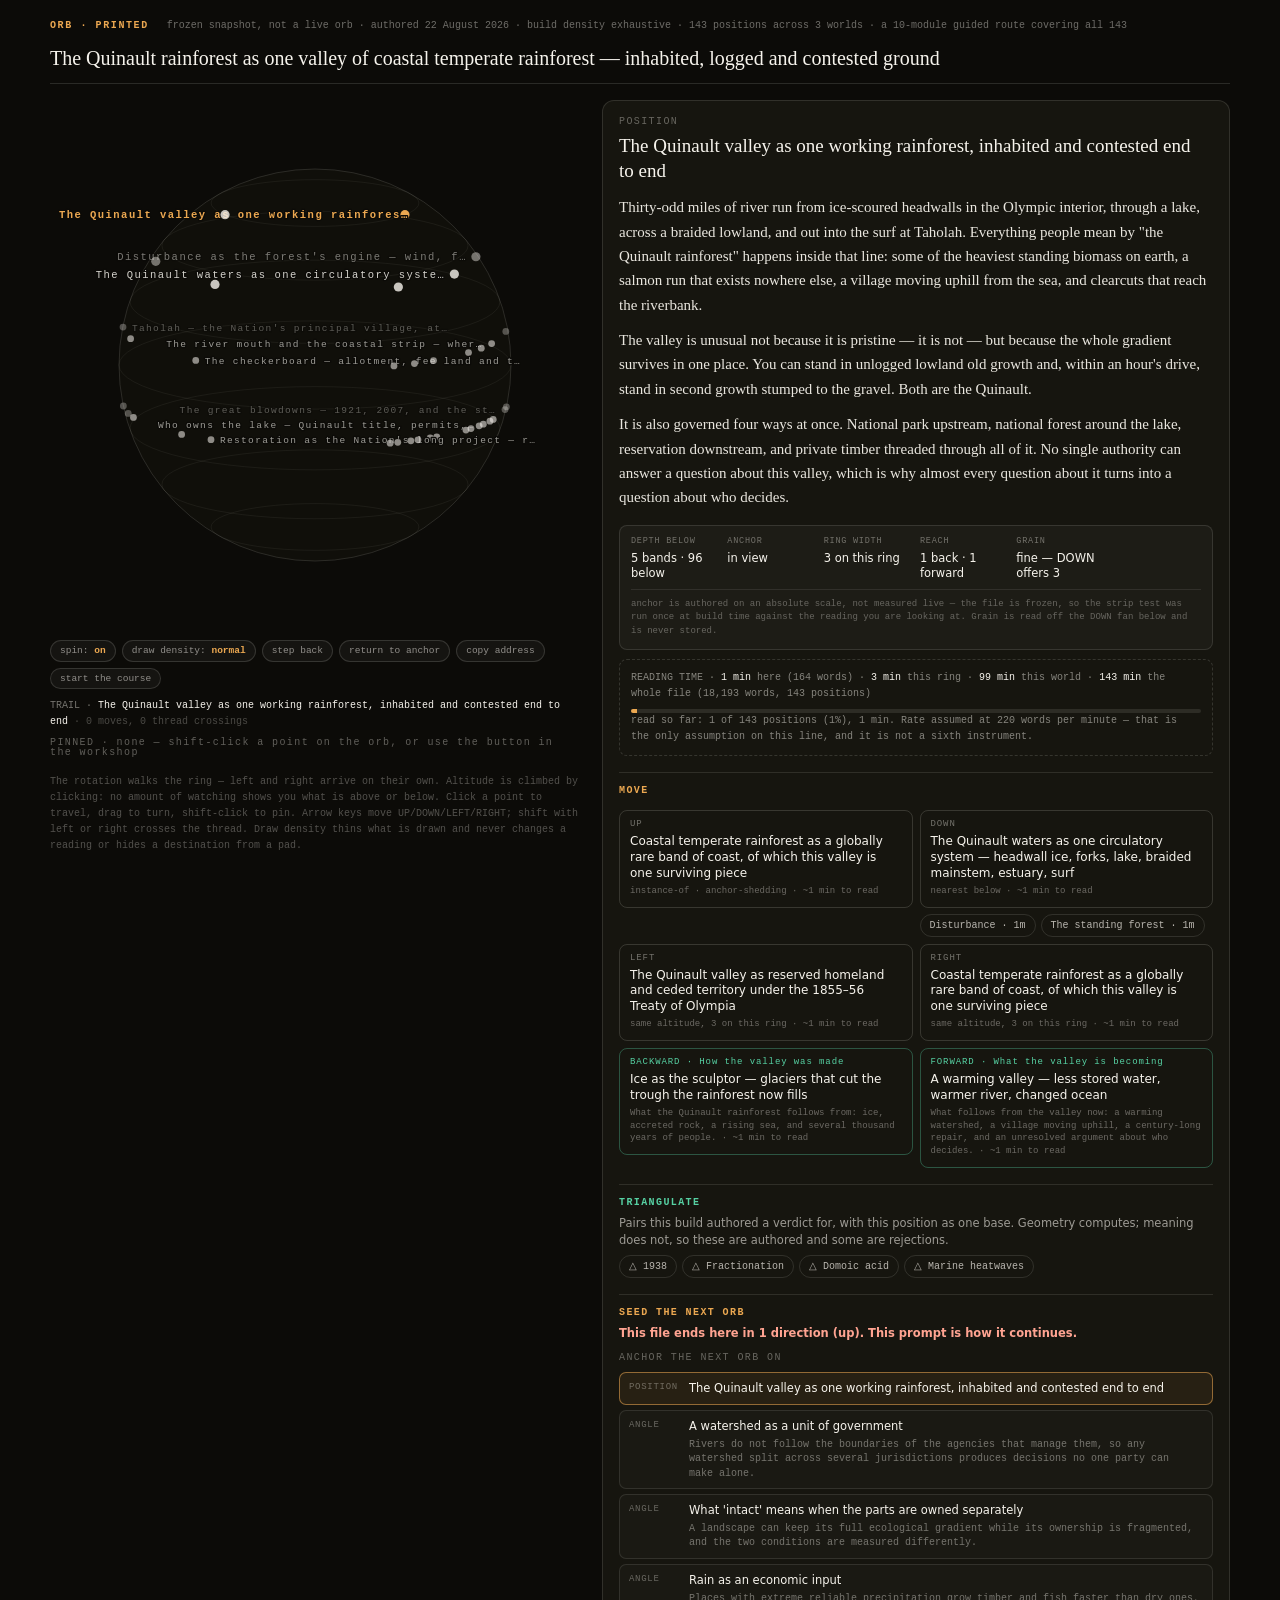
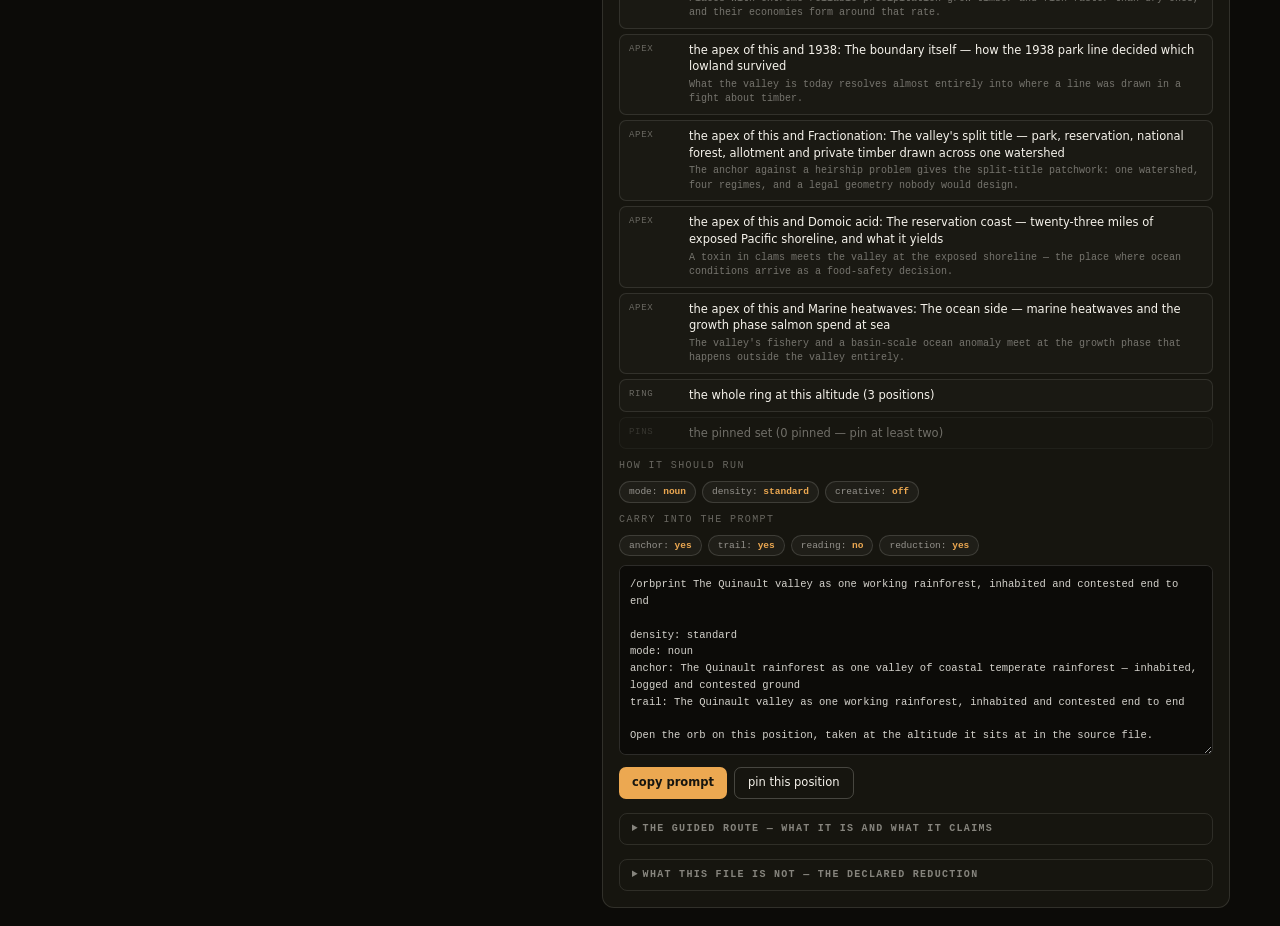
<file: Archived Orbs (Inactive)/quinault-original.html>
<!DOCTYPE html>
<html lang="en"><head>
<meta charset="utf-8">
<meta name="viewport" content="width=device-width,initial-scale=1">
<title>Orb — The Quinault rainforest</title>
<style>
:root{
  --ink:#16150f; --cream:#f6f3ec;
  --amber:oklch(.78 .13 70); --teal:oklch(.78 .13 165);
  --rust:oklch(.82 .13 30); --odd:oklch(.80 .13 310);
  --mono:ui-monospace,SFMono-Regular,Menlo,Consolas,monospace;
  --sans:system-ui,-apple-system,"Segoe UI",Roboto,sans-serif;
  --serif:Iowan Old Style,Palatino,Georgia,"Times New Roman",serif;
}
*{box-sizing:border-box}
html,body{margin:0;background:#0c0b08;color:var(--cream);font-family:var(--sans)}
body{padding:18px;display:flex;justify-content:center}
.wrap{width:100%;max-width:1180px}
.hd{display:flex;flex-wrap:wrap;gap:10px 18px;align-items:baseline;border-bottom:1px solid rgba(246,243,236,.13);padding-bottom:12px;margin-bottom:16px}
.brand{font:600 10px/1 var(--mono);letter-spacing:.16em;color:var(--amber)}
.snap{font:400 10px/1.5 var(--mono);color:rgba(246,243,236,.42)}
h1{font:500 20px/1.3 var(--serif);margin:2px 0 0;flex-basis:100%;text-wrap:pretty}
.cols{display:grid;grid-template-columns:530px minmax(0,1fr);gap:22px;align-items:start}
@media(max-width:980px){.cols{grid-template-columns:1fr}}
.stage{position:sticky;top:18px}
@media(max-width:980px){.stage{position:static}}
svg#orb{width:100%;height:auto;display:block;touch-action:pan-y;cursor:grab}
svg#orb:active{cursor:grabbing}
.node{cursor:pointer;outline:none}
.node .dot{fill:rgba(246,243,236,.55);transition:none}
.node .hit{fill:transparent}
.node .lbl{font:400 9.5px var(--mono);fill:rgba(246,243,236,.62);paint-order:stroke;stroke:#0c0b08;stroke-width:2.6px;stroke-linejoin:round;pointer-events:none}
.node[data-t="city"] .dot{r:4.6;fill:rgba(246,243,236,.8)}
.node[data-t="city"] .lbl{font-size:10.5px;fill:rgba(246,243,236,.86)}
.node[data-v="1"] .dot{fill:var(--teal)}
.node[data-cur="1"] .dot{fill:var(--amber)}
.node[data-cur="1"] .lbl{fill:var(--amber);font-weight:600}
.node[data-pin="1"] .dot{stroke:var(--odd);stroke-width:2}
.node:focus-visible .dot{stroke:var(--cream);stroke-width:2}
.ctl{display:flex;flex-wrap:wrap;gap:6px;margin-top:10px}
.sc{padding:5px 9px;border-radius:99px;border:1px solid rgba(246,243,236,.14);background:rgba(246,243,236,.04);font:400 9.5px/1 var(--mono);color:rgba(246,243,236,.55);cursor:pointer}
.sc b{font-weight:600;color:var(--amber)}
.sc:hover{border-color:rgba(246,243,236,.3)}
.route{margin-top:9px;font:400 10px/1.6 var(--mono);color:rgba(246,243,236,.45);text-wrap:pretty}
.route b{color:var(--cream);font-weight:500}
.route .x{color:var(--teal)}
.pinrail{margin-top:8px;display:flex;flex-wrap:wrap;gap:5px;align-items:center}
.pin{padding:4px 8px;border-radius:99px;border:1px solid oklch(.80 .13 310 / .45);font:400 9.5px/1 var(--mono);color:var(--odd);cursor:pointer}
.panel{background:#16150f;border:1px solid rgba(246,243,236,.12);border-radius:12px;padding:16px}
.lbl{font:400 10px/1 var(--mono);letter-spacing:.14em;color:rgba(246,243,236,.36)}
.pos{font:500 19px/1.3 var(--serif);margin-top:7px;text-wrap:pretty}
.read{font:300 15px/1.62 var(--serif);margin-top:12px;text-wrap:pretty;color:rgba(246,243,236,.94)}
.read p{margin:0 0 .75em}
.gauges{display:grid;grid-template-columns:repeat(auto-fit,minmax(88px,1fr));gap:8px;margin-top:16px;padding:11px;border:1px solid rgba(246,243,236,.12);border-radius:8px;background:rgba(246,243,236,.03)}
.gl{font:400 8.5px/1 var(--mono);letter-spacing:.09em;color:rgba(246,243,236,.4)}
.gv{font:500 11.5px/1.3 var(--sans);margin-top:5px}
.gauges .cap{grid-column:1/-1;font:400 9px/1.5 var(--mono);color:rgba(246,243,236,.34);border-top:1px solid rgba(246,243,236,.09);padding-top:8px;text-wrap:pretty}
.rt{margin-top:9px;padding:10px 11px;border:1px dashed rgba(246,243,236,.14);border-radius:8px;font:400 10px/1.6 var(--mono);color:rgba(246,243,236,.5)}
.rt b{color:var(--cream);font-weight:500}
.bar{height:4px;border-radius:99px;background:rgba(246,243,236,.1);margin-top:7px;overflow:hidden}
.bar i{display:block;height:100%;background:var(--amber)}
.pads{display:grid;grid-template-columns:1fr 1fr;gap:7px;margin-top:14px}
.pad{border:1px solid rgba(246,243,236,.15);border-radius:8px;padding:9px 10px;background:none;color:inherit;text-align:left;cursor:pointer;font:inherit}
.pad:hover{border-color:rgba(246,243,236,.34)}
.pad[disabled]{opacity:.42;cursor:default}
.pad .pd{font:400 9px/1 var(--mono);letter-spacing:.1em;color:rgba(246,243,236,.42)}
.pad .pt{font:500 12px/1.3 var(--sans);margin-top:5px;text-wrap:pretty}
.pad .pc{font:400 9px/1.4 var(--mono);color:rgba(246,243,236,.38);margin-top:4px}
.pad.thread{border-color:oklch(.78 .13 165 / .34)}
.pad.thread .pd{color:var(--teal)}
.pad.home{border-color:oklch(.82 .13 30 / .5);background:oklch(.82 .13 30 / .09)}
.pad.home .pd{color:var(--rust)}
.fan{margin-top:6px;display:flex;flex-wrap:wrap;gap:5px}
.fanb{border:1px solid rgba(246,243,236,.12);border-radius:99px;padding:4px 9px;background:none;color:rgba(246,243,236,.72);font:400 10px/1.3 var(--mono);cursor:pointer}
.fanb:hover{border-color:rgba(246,243,236,.3)}
.fanb.alt{border-color:oklch(.80 .13 310 / .4);color:var(--odd)}
.sec{margin-top:16px;border-top:1px solid rgba(246,243,236,.11);padding-top:13px}
.h2{font:600 10px/1 var(--mono);letter-spacing:.14em;color:var(--amber)}
.h2.t{color:var(--teal)}
.note{font:400 11.5px/1.5 var(--sans);color:rgba(246,243,236,.6);margin-top:7px;text-wrap:pretty}
.opts{margin-top:9px;display:flex;flex-direction:column;gap:5px}
.opt{display:flex;gap:8px;align-items:flex-start;padding:7px 9px;border:1px solid rgba(246,243,236,.11);border-radius:7px;cursor:pointer;background:rgba(246,243,236,.02)}
.opt.on{border-color:oklch(.78 .13 70 / .55);background:oklch(.78 .13 70 / .08)}
.opt .k{font:400 9px/1.4 var(--mono);color:rgba(246,243,236,.36);letter-spacing:.08em;flex:0 0 52px;padding-top:1px}
.opt .v{font:400 11.5px/1.45 var(--sans);flex:1;text-wrap:pretty}
.opt .f{display:block;font:400 10px/1.45 var(--mono);color:rgba(246,243,236,.42);margin-top:3px}
.opt input{display:none}
textarea{width:100%;margin-top:9px;min-height:190px;background:#0c0b08;color:rgba(246,243,236,.86);border:1px solid rgba(246,243,236,.14);border-radius:7px;padding:10px;font:400 10.5px/1.6 var(--mono);resize:vertical}
.btns{display:flex;gap:7px;margin-top:8px;flex-wrap:wrap}
.btn{padding:9px 13px;border-radius:7px;background:var(--amber);color:var(--ink);border:none;font:600 11.5px/1 var(--sans);cursor:pointer}
.btn.ghost{background:none;border:1px solid rgba(246,243,236,.22);color:var(--cream);font-weight:500}
details{margin-top:14px;border:1px solid rgba(246,243,236,.11);border-radius:8px;padding:10px 12px}
summary{font:600 10px/1 var(--mono);letter-spacing:.13em;color:rgba(246,243,236,.5);cursor:pointer}
table{width:100%;border-collapse:collapse;margin-top:10px;font:400 11px/1.45 var(--sans)}
td{padding:6px 8px;border-bottom:1px solid rgba(246,243,236,.08);vertical-align:top;color:rgba(246,243,236,.62)}
td:first-child{color:rgba(246,243,236,.88);width:47%}
.course{border:1px solid oklch(.78 .13 70 / .38);background:oklch(.78 .13 70 / .06);border-radius:10px;padding:12px 13px;margin-bottom:15px}
.course.off{display:none}
.crow{display:flex;justify-content:space-between;align-items:baseline;gap:10px;flex-wrap:wrap}
.cmod{font:600 11px/1.3 var(--mono);letter-spacing:.06em;color:var(--amber)}
.cn{font:400 9.5px/1 var(--mono);color:rgba(246,243,236,.45)}
.cwhy{font:400 12.5px/1.55 var(--sans);color:rgba(246,243,236,.86);margin-top:8px;text-wrap:pretty}
.cblurb{font:300 13px/1.55 var(--serif);color:rgba(246,243,236,.72);margin-top:7px;text-wrap:pretty}
.cmove{font:400 9.5px/1.4 var(--mono);color:var(--teal);margin-top:7px}
.cmove.jump{color:var(--odd)}
.coff{font:400 10.5px/1.45 var(--mono);color:var(--rust);margin-top:7px}
.cbtns{display:flex;gap:6px;margin-top:9px;flex-wrap:wrap}
.foot{margin-top:16px;font:400 10px/1.6 var(--mono);color:rgba(246,243,236,.3);text-wrap:pretty}
</style></head>
<body><div class="wrap">

<div class="hd">
  <span class="brand">ORB · PRINTED</span>
  <span class="snap" id="snap"></span>
  <h1 id="subj"></h1>
</div>

<div class="cols">
 <div class="stage">
  <svg id="orb" viewBox="0 0 530 530" role="application" aria-label="Rotating orb. Click a point to travel.">
    <g id="pathback"></g>
    <g id="chrome"></g>
    <g id="face"></g>
    <g id="pathfront"></g>
  </svg>
  <div class="ctl">
    <button class="sc" id="cSpin">spin: <b>on</b></button>
    <button class="sc" id="cDraw">draw density: <b>normal</b></button>
    <button class="sc" id="cBack">step back</button>
    <button class="sc" id="cHome">return to anchor</button>
    <button class="sc" id="cAddr">copy address</button>
    <button class="sc" id="cCourse">start the course</button>
  </div>
  <div class="route" id="route"></div>
  <div class="pinrail" id="pinrail"></div>
  <div class="foot" id="help"></div>
 </div>

 <div class="panel">
  <div class="course off" id="coursebar"></div>
  <div class="lbl">POSITION</div>
  <div class="pos" id="pos"></div>
  <div class="read" id="read"></div>

  <div class="gauges" id="gauges"></div>
  <div class="rt" id="rt"></div>

  <div class="sec"><div class="h2">MOVE</div><div class="pads" id="pads"></div></div>

  <div class="sec"><div class="h2 t">TRIANGULATE</div>
    <div class="note" id="triNote"></div>
    <div class="fan" id="tri"></div>
  </div>

  <div class="sec"><div class="h2">SEED THE NEXT ORB</div>
    <div class="note" id="seedNote"></div>
    <div class="lbl" style="margin-top:11px">ANCHOR THE NEXT ORB ON</div>
    <div class="opts" id="anchors"></div>
    <div class="lbl" style="margin-top:12px">HOW IT SHOULD RUN</div>
    <div class="ctl" id="runctl"></div>
    <div class="lbl" style="margin-top:12px">CARRY INTO THE PROMPT</div>
    <div class="ctl" id="carryctl"></div>
    <textarea id="seedbox" readonly aria-label="Composed prompt"></textarea>
    <div class="btns">
      <button class="btn" id="cCopy">copy prompt</button>
      <button class="btn ghost" id="cPin">pin this position</button>
    </div>
  </div>

  <details id="crs"><summary>THE GUIDED ROUTE — WHAT IT IS AND WHAT IT CLAIMS</summary>
    <div class="note" id="cnote"></div>
    <div class="note" id="chonest"></div>
    <div class="fan" id="cmods" style="margin-top:10px"></div>
  </details>
  <details id="red"><summary>WHAT THIS FILE IS NOT — THE DECLARED REDUCTION</summary>
    <table><tbody>
      <tr><td>noun mode</td><td>verb mode — no artifact, no cost notes, no reversibility</td></tr>
      <tr><td>all six directions, with fans on every axis</td><td>images — no illustration, no photograph, no drought</td></tr>
      <tr><td>UP's part-of / instance-of split, with upAlt fans where one was authored</td><td>the delta line, parking, converse mode</td></tr>
      <tr><td>all five instruments, computed over the authored terrain</td><td>live re-measurement — the terrain is frozen at build time</td></tr>
      <tr><td>the trail, as a drawn path and as an address</td><td>frontier rooms — the file names and seeds an edge, it does not furnish one</td></tr>
      <tr><td>the triangulator, over an authored apex table</td><td>shape detection — a printed orb is a sphere and says so</td></tr>
      <tr><td>continuous rotation, drag, keyboard navigation, markers that travel on a tap</td><td>a live model — the workshop composes text, it does not answer</td></tr>
      <tr><td>build density stated; draw density as a page control</td><td>any claim about how fast you read — the rate is one stated assumption</td></tr>
      <tr><td>a seed workshop at every position: authored angles, apex and rejected-pair bases, the ring, and a pinned set</td><td>&nbsp;</td></tr>
    </tbody></table>
    <div class="note" id="bnote"></div>
  </details>
 </div>
</div>
</div>

<script>const ORB={"BUILD":{"density":"exhaustive","bands":6,"worlds":3,"authored":"22 August 2026","note":"Two deviations from the exhaustive preset, stated rather than hidden. (1) The preset suggests six adjacent worlds of about twenty positions; this build authors two, at 22 each, and puts the remaining effort into the subject's world. Two worlds with full readings beat six with stubs. (2) Band sizes never decrease going down, because with bands this crowded a position without its own child would be handed a cousin by the 95-degree window and the inverse guarantee would break. Repairing that costs positions, and the count reflects it."},"SUBJECT":{"id":"valley-whole","world":"forest","label":"The Quinault rainforest as one valley of coastal temperate rainforest — inhabited, logged and contested ground"},"THREAD":[{"id":"making","label":"How the valley was made","gloss":"What the Quinault rainforest follows from: ice, accreted rock, a rising sea, and several thousand years of people.","entry":"ice","cap":"origin"},{"id":"forest","label":"The Quinault valley now","gloss":"The valley as it currently stands — living system and inhabited, logged, contested ground.","entry":"valley-whole"},{"id":"becoming","label":"What the valley is becoming","gloss":"What follows from the valley now: a warming watershed, a village moving uphill, a century-long repair, and an unresolved argument about who decides.","entry":"warming","cap":"terminus"}],"WORLDS":{"making":[{"id":"ice","tier":"city","ab":1,"label":"Ice as the sculptor — glaciers that cut the trough the rainforest now fills","view":"The shape of the Quinault valley is glacial. During the Pleistocene, alpine glaciers flowed out of the Olympic interior down each of the west-side drainages, deepening and straightening what had been V-shaped stream valleys into broad U-shaped troughs, oversteepening the walls, and grinding the floors below the level a river alone would cut.\n\nThey also carried and dumped enormous quantities of debris. Where the Quinault glacier reached its terminus, it left ridges of till across the valley — and it is behind one of those that Lake Quinault sits.\n\nEverything the valley is now depends on this. A wide flat floor for a floodplain forest, a mid-valley lake for a sockeye run, deep unconsolidated deposits for soil: all of it is glacial inheritance, laid down before any of the trees.","angles":[{"l":"Landforms as inherited constraints","f":"Present-day ecosystems occupy shapes produced by processes that are no longer operating, so their form is a record rather than a response."},{"l":"U-shaped versus V-shaped valleys","f":"Glaciers and rivers erode by different mechanisms and produce distinguishable cross-sections, allowing past glaciation to be read from topography alone."}],"level":2,"lon":45.0,"edge":["up","backward"]},{"id":"uplift-rock","tier":"city","ab":2,"label":"The rock beneath — an accreted, uplifted mass wrung out of the Pacific floor","view":"The Olympic Mountains are not a volcanic range and not a simple fold belt. They are made largely of marine sedimentary rock scraped off the subducting Juan de Fuca plate and jammed against the continent, wrapped on its eastern and northern flanks by a horseshoe of older basalt erupted on the sea floor.\n\nThat material has been thrust upward, folded, faulted and pervasively sheared. It is weak rock, easily eroded, which is why the range is steep and unstable and why its rivers carry so much sediment.\n\nThe consequence for the valley is direct. Soft rock plus extreme rainfall plus steep slopes produces high landslide rates and abundant sediment supply, which is a large part of why the lowland river is braided and why it needs wood to hold itself together.","angles":[{"l":"Accretionary wedges as mountain-building","f":"Some ranges are assembled from material scraped off a descending oceanic plate rather than from folding of continental crust or from volcanism."},{"l":"Rock strength as a control on landscape form","f":"The erodibility of the underlying material determines slope angles, drainage density and sediment yield more directly than climate does."}],"level":2,"lon":135.0,"edge":["up","backward"]},{"id":"ocean-arrival","tier":"city","ab":2,"label":"The ocean's arrival — sea level, coastline and the earthquake that resets it","view":"The coastline this valley meets is young. At the last glacial maximum, sea level stood far lower and the shoreline lay well west of where it is now; as ice melted, the sea rose rapidly and drowned the outer shelf, arriving at approximately its present position within the last several thousand years.\n\nThe coast is also tectonically active in a specific and violent way. The Cascadia subduction zone runs offshore, locked and accumulating strain, and it releases in great earthquakes — the most recent in January 1700 — that drop the coastline by a metre or more instantly and generate a Pacific-wide tsunami.\n\nSo the shoreline at Taholah is not a stable line. It is a position between events, in a system that periodically resets it downward.","angles":[{"l":"Coseismic subsidence","f":"A subduction earthquake can lower a coastline by a metre or more in seconds, permanently changing which land is above tide."},{"l":"Rapid post-glacial sea-level rise","f":"The transition out of a glacial period raised sea level by more than a hundred metres, drowning coastlines and relocating shorelines by many kilometres."}],"level":2,"lon":225.0,"edge":["up","backward"]},{"id":"first-people","tier":"city","ab":1,"label":"The people already here — millennia of occupation before any of the present arrangements","view":"Human presence on this coast goes back millennia, and the Quinault and their neighbours have oral histories that place them here from the beginning. Archaeological and linguistic evidence documents long, continuous occupation of the outer coast and the river valleys, with permanent winter villages at river mouths and seasonal movement to fishing, hunting and gathering sites.\n\nThe economy was built on salmon, marine mammals, shellfish, elk and cedar, and it was not a subsistence economy in the marginal sense — it supported dense settlement, substantial architecture, extensive trade and elaborate social organisation.\n\nThe relevant point for this valley: the forest, the river and the fish were being managed, harvested and understood as a system for a very long time before 1855, and the treaty was an event within that history rather than the start of it.","angles":[{"l":"Sedentary societies without agriculture","f":"Dense permanent settlement and social complexity developed on this coast from wild resource abundance rather than from cultivation."},{"l":"Oral history as evidence alongside archaeology","f":"Detailed traditional accounts of past events have in several documented cases been corroborated by independent physical evidence."}],"level":2,"lon":315.0,"edge":["up","backward"]},{"id":"glacial-carving","tier":"town","ab":2,"label":"How a glacier cuts — plucking, abrasion, and the trough that results","view":"Glacial erosion works two ways at once. Meltwater penetrates joints in the bedrock, refreezes, and levers blocks free, which the ice carries away — plucking. And the rock debris already frozen into the ice base grinds across the bed as the glacier moves — abrasion, which polishes and scores the surface.\n\nBecause ice fills the entire cross-section of the valley rather than occupying a channel at the bottom, it erodes the walls as well as the floor. That is what converts a stream-cut V into a glacial U.\n\nIt also removes the interlocking spurs a river leaves, truncating them into steep faces, and it overdeepens sections of the floor into basins — the reason glaciated valleys so often contain lakes strung along their length.","angles":[{"l":"Erosion across a full cross-section","f":"An agent that fills a valley rather than flowing along its base reshapes the walls, producing a fundamentally different profile."},{"l":"Overdeepening and closed basins","f":"Ice can erode below the level a river could reach, creating depressions that fill with water once the ice is gone."}],"level":1,"lon":28.8,"edge":["backward"]},{"id":"moraine-dam","tier":"town","ab":1,"label":"The moraine that made the lake — debris left at a glacier's furthest reach","view":"A glacier at a stable terminus acts as a conveyor: ice arrives, melts, and drops the rock it carried in a ridge across the valley. When the ice retreats, that ridge stays.\n\nLake Quinault sits behind such deposits. The river fills the overdeepened basin upstream of them and spills through, which is why there is a large lake at low elevation in the middle of a river rather than at its head.\n\nThe lake is therefore temporary in geological terms — it is filling with sediment delivered from upstream and will eventually become floodplain. The blueback's entire life history depends on a landform that is in the process of disappearing on its own, quite apart from anything people do.","angles":[{"l":"Lakes as transient features","f":"Every lake is filling with sediment and will eventually cease to exist, so lake-dependent species occupy inherently temporary habitat."},{"l":"Depositional landforms as records of a stable margin","f":"A terminal ridge marks where an ice front held position long enough to accumulate debris, dating and locating a past climate state."}],"level":1,"lon":61.2,"edge":["backward"]},{"id":"accretion","tier":"town","ab":3,"label":"Accretion — building a mountain range out of scraped-off sea floor","view":"Where an oceanic plate descends beneath a continent, most of it goes down, but the soft sediment on top is partly scraped off and stacked against the overriding plate in a wedge of thrust slices, each younger than the one above it.\n\nThe Olympic core is such a wedge: marine sandstones and shales, deformed, sheared and locally metamorphosed, thickened until it rose above sea level.\n\nThe mechanism explains features that otherwise seem unrelated — the range's roughly circular plan, its lack of volcanoes despite sitting above a subduction zone, the pervasive weakness of the rock, and the fact that a mountain range on the coast is made of ocean floor.","angles":[{"l":"Material sorted by what a process can and cannot carry down","f":"Subduction selectively returns dense material to the mantle while accreting lighter material, sorting the crust over geological time."},{"l":"Absence of volcanoes above a subduction zone","f":"Volcanic arcs form at a specific depth of plate descent, so regions of the same subduction system nearer the trench have no volcanism."}],"level":1,"lon":118.8,"edge":["backward"]},{"id":"crescent-basalt","tier":"town","ab":3,"label":"The basalt horseshoe — ocean-floor lava wrapped around the range","view":"The eastern and northern flanks of the Olympics are formed of a thick sequence of basalt erupted underwater, including pillow lavas whose rounded bulbous forms record lava chilling instantly against seawater.\n\nThis basalt is far more resistant than the sedimentary core, which is why it stands up as the range's outer rim and why the highest and most rugged eastern peaks are made of it.\n\nIts arrangement — a horseshoe open to the west — is one of the more striking map patterns in North American geology, and reconstructing how a slab of oceanic volcanic crust ended up bent around a continental margin has occupied regional geologists for decades.","angles":[{"l":"Pillow lava as a diagnostic texture","f":"The physical form of a solidified lava records whether it erupted underwater, allowing ancient environments to be identified from rock texture alone."},{"l":"Differential erosion producing topography","f":"Where rocks of different hardness are juxtaposed, the resulting landscape shape reflects the contrast in erodibility rather than any original elevation difference."}],"level":1,"lon":151.2,"edge":["backward"]},{"id":"post-glacial-sea","tier":"town","ab":2,"label":"The rising sea — how the modern coastline got where it is","view":"As the continental ice sheets melted, global sea level rose by well over a hundred metres, rapidly at first and then decelerating. The outer continental shelf off Washington, dry land at the glacial maximum, was flooded.\n\nFor people living on this coast, that meant a shoreline in continuous motion over generations — village sites drowned, estuaries formed and shifted, and the geography of settlement continually revised. Most of the archaeological record of the earliest coastal occupation is now underwater.\n\nThe rise slowed markedly a few thousand years ago, which is when the coastline stabilised close to its present position and the modern pattern of river-mouth villages became possible. That stability is the historically unusual condition, not the norm.","angles":[{"l":"Archaeological record lost to sea-level change","f":"Evidence of early coastal occupation worldwide is systematically underrepresented because the coastlines of the period are now submerged."},{"l":"Recent stability as an anomaly","f":"The relatively fixed sea level of the last few thousand years is unusual in the longer record, and the settlement patterns built during it assume a condition that was temporary."}],"level":1,"lon":208.8,"edge":["backward"]},{"id":"cascadia","tier":"town","ab":2,"label":"Cascadia — the locked fault offshore and the events it produces","view":"The Juan de Fuca plate descends beneath North America along a fault running roughly from northern California to Vancouver Island. It is largely locked: the plates are not sliding steadily, so strain accumulates and is released in infrequent great earthquakes of magnitude nine or so.\n\nEvidence for this accumulated from several independent directions — buried marsh soils showing sudden subsidence, sand sheets left by tsunamis, drowned ghost forests of cedar killed by saltwater, and turbidite layers in offshore sediment cores.\n\nThe recurrence interval averages several centuries and is irregular. The most recent rupture was in January 1700, which places the present moment well inside the range where the next one is plausible, and that is the planning basis for every coastal community here.","angles":[{"l":"Recognising a hazard from geological evidence alone","f":"A recurring catastrophic event can be identified and characterised entirely from physical traces where no historical record of it exists."},{"l":"Locked faults and strain accumulation","f":"Faults that do not creep store energy between ruptures, so long quiet periods indicate larger rather than smaller future events."}],"level":1,"lon":241.2,"edge":["backward"]},{"id":"arrival","tier":"town","ab":2,"label":"Arrival and continuity — how long people have been on this coast","view":"Archaeological dates from the Northwest Coast establish human presence for many thousands of years, with the record thinning backward largely because the older coastline is submerged. Debate over routes and timing continues, with a coastal migration pathway now widely regarded as plausible or likely.\n\nQuinault oral tradition does not frame this as arrival. It describes origin in this place, and the Nation's own account of its relationship to the coast begins here rather than elsewhere.\n\nBoth framings are in the record and they are answering different questions — one about the movement of populations, one about the relationship of a people to a place. Treating either as a correction of the other misreads what each is for.","angles":[{"l":"Two accounts answering different questions","f":"Origin narratives and migration studies can both be accurate while being incommensurable, because they describe different relations between people and territory."},{"l":"Coastal migration routes","f":"A sea-based route into the Americas is difficult to test because the relevant shorelines are now submerged, biasing the available evidence toward inland sites."}],"level":1,"lon":298.8,"edge":["backward"]},{"id":"precontact-forest","tier":"town","ab":1,"label":"A managed forest — the valley before it was called wilderness","view":"The pre-treaty valley was not unused. Weirs and traps were built and operated on the river; cedar was harvested from standing trees; berry grounds and prairies elsewhere on the peninsula were maintained by burning; elk were hunted systematically; and the coast supplied clams, smelt and marine mammals.\n\nThe harvest was governed. Access to specific sites was held by particular families and lineages, and the timing and quantity of taking were socially regulated rather than open.\n\nThis matters because the twentieth-century framing of these valleys as untouched wilderness erased an existing management system and the people running it. The forest that so impressed early conservationists was not a forest without people; it was a forest with different people in it, doing different things.","angles":[{"l":"The wilderness category and its erasures","f":"Designating a landscape as untouched has repeatedly required disregarding the people who were managing it and the practices that shaped it."},{"l":"Property rights in specific harvest sites","f":"Many societies without land ownership in the European sense held detailed heritable rights to particular fishing and gathering locations."}],"level":1,"lon":331.2,"edge":["backward"]},{"id":"u-valley","tier":"point","ab":2,"label":"The trough itself — reading the Quinault's cross-section","view":"Stand on the valley floor below the lake and the profile is legible: a wide flat bottom, walls that rise steeply and then ease, and a river occupying only a fraction of the floor it runs across.\n\nA river of this size, given the time available, would not have cut a floor this wide. It occupies a space excavated by something much larger and then partly refilled with sediment.\n\nThat is why there is room here for a braided channel, multiple side channels, and a floodplain forest. The habitat complexity the sockeye depend on exists because the valley is far wider than the river that now runs in it.","angles":[{"l":"Underfit streams","f":"A river much smaller than the valley it occupies is evidence that the valley was cut by a different and larger process."},{"l":"Inherited space as habitat capacity","f":"The physical room available to a river, set by an earlier landform, limits how much habitat complexity it can develop."}],"level":0,"lon":28.8,"edge":["down","backward"]},{"id":"lake-formation","tier":"point","ab":1,"label":"How Lake Quinault came to be where it is","view":"The combination is specific: an overdeepened basin scoured by ice, closed downstream by glacial deposits, at low elevation, on a river that continues through it.\n\nEach element is required. Without the overdeepening there is no basin. Without the deposits there is no dam. Without the low elevation the lake would be cold and unproductive. Without a through-flowing river there is no anadromous access.\n\nChange any one and the blueback does not exist, because sockeye need a lake and this is the only one in the system. An entire evolutionarily distinct population turns on the specific geometry of a Pleistocene ice margin.","angles":[{"l":"Contingency in species distribution","f":"Where a population depends on a landform produced by a particular sequence of events, its existence is an accident of geological history rather than an outcome of adaptation."},{"l":"Conjunctive conditions","f":"Some outcomes require several independent conditions to hold simultaneously, making them rare even where each condition alone is common."}],"level":0,"lon":61.2,"edge":["down","backward"]},{"id":"terranes","tier":"point","ab":3,"label":"Terranes — the continent assembled from arriving fragments","view":"Much of western North America is built from terranes: crustal blocks with their own distinct geological histories, carried in by plate motion and welded onto the margin, each separated from its neighbours by faults rather than by gradual transitions.\n\nThey are identified by mismatch. Fossil assemblages that belong to a different latitude, palaeomagnetic signatures pointing elsewhere, rock sequences with no counterpart across the bounding fault.\n\nThe picture that results is a continent that grew by accumulation, and a western margin assembled from pieces that originated at widely separated places and arrived over long stretches of time. The Olympics are among the most recent additions.","angles":[{"l":"Palaeomagnetism as a locator","f":"Magnetic minerals recording the field direction at the time of formation allow the original latitude of a rock body to be estimated, revealing later transport."},{"l":"Boundaries defined by discontinuity","f":"Units in many classification systems are identified by the sharpness of the break between them rather than by any internal property."}],"level":0,"lon":118.8,"edge":["down","backward"]},{"id":"pillow-basalt","tier":"point","ab":3,"label":"Pillow lava — lava that froze the instant it met the sea","view":"When basaltic lava erupts underwater, its outer surface chills to glass almost immediately while the interior stays fluid. Pressure builds until the crust ruptures at a point, a new lobe extrudes, and the process repeats — producing stacked, rounded, sack-like masses with glassy rinds and radial cracks.\n\nBecause this only happens under water, pillow structure is diagnostic. A pillow basalt outcrop is direct physical evidence that the site was submarine at the time of eruption, regardless of where it now sits.\n\nFinding it high in a mountain range is therefore an unambiguous statement about the history of the rock, and it is one of the more direct pieces of evidence a non-specialist can read in the field.","angles":[{"l":"Textures that record their formation environment","f":"Physical structures produced by a process can be diagnostic of the conditions under which it occurred, letting past environments be read from form alone."},{"l":"Field evidence legible without instruments","f":"Some geological conclusions rest on shapes visible to the naked eye, which is why the discipline developed observationally long before laboratory methods existed."}],"level":0,"lon":151.2,"edge":["down","backward"]},{"id":"holocene-rise","tier":"point","ab":3,"label":"The shape of the rise — fast, then slowing, then nearly flat","view":"Post-glacial sea-level rise was not steady. It was rapid while the great ice sheets were collapsing, with intervals of extremely fast rise, then decelerated sharply as the remaining ice stabilised, and has been comparatively slow for the last several thousand years.\n\nThat deceleration is what allowed coastal ecosystems to establish in fixed positions and human settlement to consolidate at particular sites. Estuaries, tidal marshes and river-mouth villages all require a shoreline that stays put long enough for them to develop.\n\nThe present concern about sea level is not that the sea is rising, which it has done before. It is that the rate is increasing again after a long period during which everything now standing on the coast was built on the assumption that it would not.","angles":[{"l":"Rates mattering more than totals","f":"Systems can accommodate large changes delivered slowly while failing under smaller changes delivered quickly, so rate is often the operative variable."},{"l":"Infrastructure encoding an assumption of stability","f":"Built environments embed the environmental conditions of the period in which they were constructed, and cannot renegotiate them."}],"level":0,"lon":208.8,"edge":["down","backward"]},{"id":"quake-1700","tier":"point","ab":2,"label":"26 January 1700 — a Pacific earthquake dated from Japanese records","view":"A tsunami struck the coast of Japan in late January 1700 with no accompanying local earthquake — an orphan tsunami, recorded in village documents with dates and damage.\n\nIndependently, in the Pacific Northwest, drowned coastal forests and buried marsh soils showed sudden subsidence, and tree-ring dating of cedar killed by saltwater put their last complete growth year at 1699. Indigenous oral accounts along the coast describe a night of violent shaking and a sea that came in.\n\nCombining these gives a date and an approximate time: the evening of 26 January 1700, a rupture of the full Cascadia margin, magnitude around nine. It is one of the most satisfying pieces of historical reconstruction in earth science, and it converted a suspected hazard into a dated one.","angles":[{"l":"Independent lines of evidence converging on one date","f":"A conclusion supported by written records, tree rings and oral tradition from separate places rests on a stronger footing than any single source could provide."},{"l":"Written records of one place dating an event in another","f":"Documentary evidence can fix the timing of a physical event on the far side of an ocean where no local records exist."}],"level":0,"lon":241.2,"edge":["down","backward"]},{"id":"oral-history","tier":"point","ab":2,"label":"Oral accounts as record — what the coastal traditions preserved","view":"Coastal Northwest oral traditions include accounts of violent shaking followed by the sea coming in and destroying villages, transmitted across generations before any written record existed on this coast.\n\nWhen the 1700 event was reconstructed from geology and Japanese documents, those accounts turned out to be describing it — and in some cases preserving detail about which sites were destroyed and how people survived.\n\nThe general lesson is about the durability of transmitted knowledge under the right social conditions. A rigorously maintained oral tradition can carry specific information about a rare event across three centuries and remain accurate enough to check against physical evidence.","angles":[{"l":"Fidelity of transmission across centuries","f":"Formalised oral transmission with social mechanisms for correction can preserve specific factual content over spans usually assumed to require writing."},{"l":"Testing traditional accounts against physical evidence","f":"Where independent physical data exist, traditional accounts can be evaluated as claims about events rather than only interpreted as narrative."}],"level":0,"lon":292.968,"edge":["down","backward"]},{"id":"coastal-route","tier":"point","ab":3,"label":"The coastal route hypothesis — a migration path now under water","view":"The long-standing model of entry into the Americas through an inland ice-free corridor has been substantially challenged by dates from sites that predate the corridor's viability, and by evidence that the Pacific coast deglaciated earlier and offered marine resources along its length.\n\nThe difficulty is testing it. Any sites on the migration shoreline are now submerged under a hundred-plus metres of water on a continental shelf, which makes survey expensive and rare.\n\nThe result is a hypothesis strongly supported by indirect reasoning and thinly supported by direct evidence, for reasons that are structural rather than evidential. The record is not absent; it is underwater.","angles":[{"l":"Hypotheses limited by the accessibility of evidence","f":"Where the relevant record is physically difficult to reach, the balance of available data reflects sampling effort rather than what actually happened."},{"l":"Absence of evidence in systematically unsampled places","f":"Failing to find something in a region nobody has searched carries no inferential weight, though it often functions as if it does."}],"level":0,"lon":304.632,"edge":["down","backward"]},{"id":"weirs","tier":"point","ab":1,"label":"Weirs and traps — engineered fishing on a river that supplied a nation","view":"Fish weirs were substantial constructions: stake fences and lattice panels driven into the riverbed, arranged to guide fish into traps or holding areas where they could be taken selectively and in quantity.\n\nThey were also regulated. Weirs were opened at intervals to let fish pass upstream, ownership and operation were held by specific groups, and the timing of use was socially controlled. Waterlogged weir stakes preserved in river sediments have been dated at sites across the region, some going back thousands of years.\n\nThe picture is of a fishery run as infrastructure with rules, at scale, over a very long period — which is a different thing from harvesting, and it is the direct ancestor of the management the Nation's fisheries department does now.","angles":[{"l":"Selective harvest technology","f":"Trapping methods that hold fish alive permit choosing which individuals to take, which is not possible with methods that kill on capture."},{"l":"Waterlogged wood as an archaeological archive","f":"Anaerobic sediments preserve organic structures for millennia, so riverbeds hold detailed records of construction that dry sites lose entirely."}],"level":0,"lon":325.368,"edge":["down","backward"]},{"id":"village-sites","tier":"point","ab":1,"label":"Where the villages were — river mouths, winter houses, and seasonal movement","view":"The settlement pattern was anchored on permanent winter villages at river mouths and on protected water, built of split cedar planks over frames, occupied by extended families, and holding the year's stored food.\n\nFrom those bases people moved seasonally to fishing stations, hunting grounds, berry patches and shellfish beds, returning as the year turned. The permanence was in the village and the rights; the movement was in the harvest.\n\nTaholah sits where it does because that logic put a village at the mouth of the Quinault. The site was chosen for canoe access, river fishery and ocean access — a set of advantages that has not changed. What has changed is the hazard, and the relocation uphill is a revision of a siting decision made a very long time ago for reasons that were sound.","angles":[{"l":"Permanent bases with seasonal movement","f":"Societies can be simultaneously sedentary and mobile, with fixed principal settlements and a scheduled round of temporary camps."},{"l":"Siting logic outliving the conditions that produced it","f":"Settlements persist at locations chosen for reasons that no longer apply, and the original advantages can become liabilities without the site being reconsidered."}],"level":0,"lon":337.032,"edge":["down","backward"]}],"forest":[{"id":"valley-whole","tier":"city","ab":0,"label":"The Quinault valley as one working rainforest, inhabited and contested end to end","view":"Thirty-odd miles of river run from ice-scoured headwalls in the Olympic interior, through a lake, across a braided lowland, and out into the surf at Taholah. Everything people mean by \"the Quinault rainforest\" happens inside that line: some of the heaviest standing biomass on earth, a salmon run that exists nowhere else, a village moving uphill from the sea, and clearcuts that reach the riverbank.\n\nThe valley is unusual not because it is pristine — it is not — but because the whole gradient survives in one place. You can stand in unlogged lowland old growth and, within an hour's drive, stand in second growth stumped to the gravel. Both are the Quinault.\n\nIt is also governed four ways at once. National park upstream, national forest around the lake, reservation downstream, and private timber threaded through all of it. No single authority can answer a question about this valley, which is why almost every question about it turns into a question about who decides.","angles":[{"l":"A watershed as a unit of government","f":"Rivers do not follow the boundaries of the agencies that manage them, so any watershed split across several jurisdictions produces decisions no one party can make alone."},{"l":"What 'intact' means when the parts are owned separately","f":"A landscape can keep its full ecological gradient while its ownership is fragmented, and the two conditions are measured differently."},{"l":"Rain as an economic input","f":"Places with extreme reliable precipitation grow timber and fish faster than dry ones, and their economies form around that rate."}],"level":5,"lon":60.0,"upAlt":"biome-frame","edge":["up"]},{"id":"biome-frame","tier":"city","ab":2,"label":"Coastal temperate rainforest as a globally rare band of coast, of which this valley is one surviving piece","view":"Temperate rainforest needs a narrow set of conditions: a mid-latitude coast, mountains close behind it, prevailing onshore wind, cool summers and very wet winters. That combination occurs on maybe a handful of the world's coastlines — the Pacific Northwest from northern California to southeast Alaska, coastal Chile, small patches of New Zealand, Tasmania, Norway, and the Black Sea coast.\n\nTogether they were never large. Estimates put the original global extent at well under one percent of land area, and much of that has been logged. What remains is patchy, and the unlogged lowland portions — the warm, productive, valley-bottom part where the biggest trees grow — are rarer still than the total suggests, because valley bottoms are exactly what gets cut first.\n\nThe Quinault matters at this scale because its lowland is largely uncut inside the park boundary. That is the scarce part of a scarce biome.","angles":[{"l":"Why valley bottoms are logged first everywhere","f":"Timber operations start where trees are largest and access is easiest, which in mountainous terrain is the valley floor."},{"l":"Biomes defined by climate versus biomes defined by species","f":"A vegetation type can be delimited by the physical conditions that produce it rather than by the particular species present, and the two definitions draw different maps."},{"l":"Chile's Valdivian coast as the southern mirror","f":"Two coastlines at similar latitudes on opposite hemispheres, both backed by mountains and facing prevailing westerlies, develop structurally similar forests from unrelated species."}],"level":5,"lon":180.0,"edge":["up"]},{"id":"treaty-frame","tier":"city","ab":2,"label":"The Quinault valley as reserved homeland and ceded territory under the 1855–56 Treaty of Olympia","view":"In 1855 and 1856, at Olympia, the Quinault and Quileute signed a treaty ceding a large territory and reserving a coastal tract. The reservation as it exists — roughly 208,000 acres and about 23 miles of coastline — was fixed by executive order in 1873, and became home not only to Quinault people but to Queets, Quileute, Hoh, Chehalis, Chinook and Cowlitz families.\n\nThe treaty is not a historical document in the sense of being finished. It reserved the right to fish at usual and accustomed grounds, and that clause has been the hinge of every major fisheries decision in the state for fifty years. It also fixed a boundary that runs across a watershed, which is why the river's lower half and its upper half are governed by different sovereigns.\n\nReading the valley as treaty ground rather than as scenery changes what counts as a fact about it.","angles":[{"l":"A reserved right versus a granted right","f":"Treaties with tribes are read as grants from the tribes to the United States, so rights not ceded were retained rather than conferred."},{"l":"Executive-order reservations and their instability","f":"Land set aside by presidential order rather than by treaty text has a different legal history and has been reduced more easily."},{"l":"Multi-tribal reservations","f":"Several distinct peoples were often consolidated onto one reservation, producing communities whose internal composition does not match the treaty's signatories."}],"level":5,"lon":300.0,"edge":["up"]},{"id":"canopy","tier":"city","ab":0,"label":"The standing forest as a structure — a spruce–hemlock canopy carrying among the heaviest biomass measured anywhere","view":"What distinguishes this forest is not the height of individual trees but how much wood is standing per acre and how long it stays there. Coastal Northwest old growth carries biomass loads that exceed tropical rainforest, because the trees are enormous, they are conifers that hold their mass rather than turning it over quickly, and decay is slow in a cool wet climate.\n\nThe structure is layered and messy. A canopy of Sitka spruce and western hemlock two hundred feet up; below it a subcanopy of hemlock and redcedar; below that bigleaf maple and vine maple carrying more epiphyte weight than leaves; and a floor of moss, fern, and downed wood in every stage of collapse.\n\nNothing here is arranged. It is what accumulates when a site is wet, mild, productive, and left alone for several centuries between catastrophes.","angles":[{"l":"Biomass accumulation as a function of decay rate","f":"Standing biomass reflects the balance between growth and decomposition, so cool wet climates can hold more wood than warmer ones that grow faster."},{"l":"Structural complexity as habitat","f":"Vertical layering and deadwood create more distinct physical niches than a single-aged stand of the same species."},{"l":"Why conifers dominate a wet temperate coast","f":"Evergreen conifers photosynthesise in mild wet winters when deciduous trees are leafless, which favours them where the growing season is long but cool."}],"level":4,"lon":31.2},{"id":"waters","tier":"city","ab":0,"label":"The Quinault waters as one circulatory system — headwall ice, forks, lake, braided mainstem, estuary, surf","view":"The river is best read as a single organ with sections rather than as a line on a map. It begins in cirques below Mount Anderson, gathers as the East and North Forks, drops into Lake Quinault, leaves the lake as the lower river, braids across a wide floodplain, and meets the Pacific at Taholah.\n\nThe lake is the unusual part. A glacially dammed basin sitting mid-river gives this system something most coastal rivers lack: a large still-water rearing pool in the middle. That single feature is why a sockeye run exists here at all, since sockeye require a lake.\n\nEvery other question about the valley routes through this system. Timber affects it through sediment and wood supply. Climate affects it through snowpack and summer flow. The treaty attaches to it through fish. It is the axis the whole place is organised around.","angles":[{"l":"Lakes as obligate infrastructure for a species","f":"Sockeye salmon require a lake for juvenile rearing, so their distribution is limited to river systems that contain one."},{"l":"Rivers as sediment conveyors rather than water channels","f":"A river's long-term shape is set more by how much sediment and wood it carries than by its discharge."},{"l":"What a glacially dammed lake does to a river's temperature","f":"A large mid-system lake buffers downstream water temperature by storing heat, which changes the thermal regime fish encounter."}],"level":4,"lon":60.0},{"id":"disturbance","tier":"city","ab":0,"label":"Disturbance as the forest's engine — wind, flood, landslide and rot as the makers of everything young","view":"This is not a fire forest. It is too wet, too often, for fire to be the routine agent of renewal, and stand-replacing fire here recurs on a scale of many centuries. What does the work instead is wind, water and decay.\n\nWinter storms off the Pacific knock over individual trees and, occasionally, whole stands. The river moves its channel across the floodplain, killing forest on one side and exposing bare gravel on the other. Slopes fail. And everywhere, all the time, wood is rotting into the seedbed that the next generation requires.\n\nThe consequence is a forest whose openings are small, frequent and irregular rather than large and synchronised. That produces the uneven-aged, structurally complicated stand that people recognise as rainforest — and it means the \"old growth\" here is not a single old cohort but a mosaic of patches of many ages inside one old matrix.","angles":[{"l":"Disturbance regime as the determinant of forest structure","f":"The size, frequency and severity of the events that kill trees shape a forest's age structure more than the species composition does."},{"l":"Why fire-suppression logic fails on wet coasts","f":"Management models built for fire-driven forests misapply where the dominant disturbance is wind and flooding."},{"l":"Gap dynamics as a general theory","f":"Forests that renew through small openings rather than large ones maintain continuous canopy cover and a wider range of tree ages at any moment."}],"level":4,"lon":88.8},{"id":"rain-engine","tier":"city","ab":1,"label":"The maritime rain engine — how a mountain range and an ocean combine to make this coast wet enough for rainforest","view":"The mechanism is uncomplicated and relentless. Air crossing thousands of miles of North Pacific arrives saturated. The Olympics rise steeply and immediately behind the coast. The air is forced up, cools, and drops its water on the seaward slopes. The Quinault sits square in the path of that lift.\n\nTwo features matter as much as the total. First, the timing: the great majority falls between October and April, so the wet season and the cold season coincide and evaporation losses are low. Second, the mildness: this is a coast where the winter rarely locks up and the summer rarely bakes, so the forest is neither frozen nor droughted for long.\n\nThe dry season is real, though, and it is the constraint people underestimate. July and August here can be genuinely dry, and the forest gets through them on stored soil water, fog, and — historically — meltwater.","angles":[{"l":"Orographic lift as a landscape-scale sorting mechanism","f":"A mountain range perpendicular to prevailing moist wind produces steep precipitation gradients over short distances, creating very different ecosystems within a few tens of miles."},{"l":"Total rainfall versus seasonal distribution","f":"Two places with the same annual precipitation support different vegetation if one receives it in the growing season and the other outside it."},{"l":"Rain shadows as the other half of the same event","f":"The dry side of a mountain range is produced by the same air movement that soaks the wet side."}],"level":4,"lon":158.4},{"id":"other-coasts","tier":"town","ab":2,"label":"The other coastal temperate rainforests, and what this valley holds that most of them have lost","view":"The comparison set is short. The Tongass in southeast Alaska is far larger and still largely forested, but colder and less productive per acre. The Great Bear on the British Columbia coast is closest in character and has been the site of the most ambitious conservation agreement in the biome. Chile's Valdivian forests are the southern-hemisphere analogue, built from entirely different lineages. Tasmania, New Zealand's West Coast, and small pockets in Norway and Georgia round it out.\n\nAgainst these, the Olympic valleys are small — the Hoh, Queets, Quinault and Bogachiel together are not large on a continental scale. What they have is warmth, productivity, and, in places, an unlogged valley floor with the tallest trees the biome produces.\n\nThe honest framing is that this is one of the best-preserved fragments of a type that was never abundant and is now mostly second growth.","angles":[{"l":"Great Bear as a model of negotiated conservation","f":"A large forest region was placed under a management agreement negotiated among Indigenous governments, industry and environmental organisations rather than by protected-area designation alone."},{"l":"Small reserves inside large working landscapes","f":"Protected fragments embedded in managed land are affected by conditions at their edges in ways that large contiguous reserves are not."},{"l":"Convergent forest structure from unrelated species","f":"Similar climates produce similar forest architecture even where no species are shared between the regions."}],"level":4,"lon":201.6},{"id":"nation","tier":"city","ab":1,"label":"The Quinault Indian Nation as a government, a fishery and a people living in the valley now","view":"The Nation is not a historical presence in this valley; it is the government of a large part of it. It runs a fisheries department that manages and co-manages salmon stocks, a forestry program, a police force, a health clinic, schools, and enterprises including timber and gaming. Its membership includes descendants of the Quinault, Queets, Quileute, Hoh, Chehalis, Chinook and Cowlitz peoples.\n\nTwo facts organise most of what the Nation is currently doing. The first is that the blueback — the Quinault-specific sockeye — has been declining for decades and is central to both the economy and the culture. The second is that Taholah, the principal village, sits at the river mouth in a tsunami inundation zone with a seawall that overtops in winter, and the Nation has committed to moving it uphill.\n\nBoth are long projects being run by a government with limited revenue.","angles":[{"l":"Tribal governments as natural-resource agencies","f":"Federally recognised tribes operate technical management departments whose scientific work is used by state and federal agencies."},{"l":"Managed retreat as a governance problem rather than an engineering one","f":"Moving a settlement out of a hazard zone is limited mainly by funding, land title and household decisions rather than by construction difficulty."},{"l":"Economies built on a single declining species","f":"Communities whose income and identity centre on one harvested population face compounding losses when that population declines."}],"level":4,"lon":278.4},{"id":"titles","tier":"city","ab":0,"label":"The valley's split title — park, reservation, national forest, allotment and private timber drawn across one watershed","view":"Upstream of the lake, most of the watershed is Olympic National Park: unlogged, roadless in large part, managed for preservation. Around the lake, Olympic National Forest, managed for multiple use and logged in the twentieth century. Downstream, the Quinault Indian Reservation. And threaded through the reservation, a legacy of allotment: parcels passed out of trust into fee ownership, many acquired by timber companies, many since fractionated among dozens of heirs.\n\nThe result is that a single river passes through four regimes with different mandates, different funding, different timelines and different legal duties. Sediment produced under one regime lands in another. Fish spawned in one are harvested under a third.\n\nThis is the single most useful fact for understanding why the valley's problems are slow. Almost nothing here can be fixed by one decision-maker.","angles":[{"l":"Allotment and the production of checkerboard ownership","f":"Federal policy dividing reservations into individual parcels, many later sold, created interspersed tribal and non-tribal ownership that persists today."},{"l":"Fractionated heirship as an administrative trap","f":"Parcels inherited undivided across generations end up with hundreds of co-owners, making any decision about the land require near-unanimous consent."},{"l":"Watershed management across jurisdictions","f":"Upstream actions impose costs downstream regardless of ownership boundaries, so fragmented title systematically underinvests in shared conditions."}],"level":4,"lon":321.6},{"id":"spruce","tier":"town","ab":0,"label":"Sitka spruce as the coastal specialist that defines the Quinault lowland","view":"Sitka spruce is a maritime tree. It grows in a narrow strip along the Pacific coast from northern California to Alaska, rarely far inland, and it tolerates salt spray and fog better than any of its neighbours. In the Quinault lowland it reaches its best expression: enormous, buttressed, deeply furrowed trunks carrying crowns two hundred feet up.\n\nIt is also the fastest-growing conifer here on good sites, and the wood is exceptional — light, strong, straight-grained, historically the material of aircraft frames and still the standard for soundboards. That combination of size and value is why spruce stands outside protection did not survive the twentieth century.\n\nEcologically it is a disturbance species. Spruce needs open, mineral or rotten seedbed and light. In a closed undisturbed stand, hemlock replaces it. So the great spruce of this valley are a record of past upheaval, not of past calm.","angles":[{"l":"A species restricted to a fog belt","f":"Some trees are limited less by temperature than by atmospheric moisture, and their range maps trace coastal fog rather than climate zones."},{"l":"Timber value as a predictor of what survives","f":"Which forests remain unlogged correlates strongly with the market value of the species present and the cost of access, not with ecological importance."},{"l":"Why the biggest trees mark old catastrophes","f":"Species that need disturbance to establish leave their largest individuals as evidence of the event that opened the ground."}],"level":3,"lon":24.288},{"id":"hemlock-cedar","tier":"town","ab":0,"label":"Western hemlock and western redcedar as the shade-tolerant successors that inherit the stand","view":"If nothing disturbs a coastal stand for long enough, hemlock wins. Its seedlings survive in deep shade where spruce and Douglas-fir seedlings do not, so hemlock accumulates in the understory and takes the canopy as older trees die. This is why the regional forest type is named for it.\n\nRedcedar plays a different game: slower, longer-lived, tolerant of wet ground, and armed chemically. Its heartwood resists rot for centuries, which is why cedar snags and downed cedar logs persist in these forests long after the tree died, and why cedar became the material of houses, canoes, boxes, clothing and baskets on this coast.\n\nTogether they are the forest's long game. Spruce marks disturbance; hemlock and cedar mark the absence of it. Reading the proportion of the three tells you roughly how long it has been since this patch of ground was torn open.","angles":[{"l":"Shade tolerance as a competitive strategy","f":"Species that can survive at low light levels displace faster-growing species over time in the absence of disturbance."},{"l":"Decay-resistant heartwood and its consequences","f":"Wood chemistry that resists fungal attack changes how long a dead tree stays structurally intact, altering habitat availability for decades."},{"l":"A material culture organised around one tree","f":"Where a single species supplies housing, transport, clothing and containers, its availability constrains the whole material repertoire of a society."}],"level":3,"lon":31.2},{"id":"epiphytes","tier":"town","ab":0,"label":"The epiphyte load — moss, lichen and fern growing on the trees rather than in the ground","view":"The visual signature of this forest is not the trees. It is what is hanging off them. Bigleaf maple in the Quinault lowland carries so much moss and licorice fern that the branches disappear; hemlock and spruce carry lichen mats and mosses hundreds of feet up.\n\nThis is not decoration and it is not parasitism. The epiphyte layer intercepts rain and fog, stores water, holds a measurable fraction of the stand's nutrient capital, and — in the case of certain lichens — pulls nitrogen out of the air and delivers it to the forest floor when it falls.\n\nEpiphyte communities also take a long time to develop. The large old lichens are absent from young stands and slow to return after logging, which is why epiphyte loading is used as an indicator of stand continuity. A second-growth stand can look green and full and still be missing this entire layer.","angles":[{"l":"Nutrient capital stored above the ground","f":"A meaningful share of a forest's nitrogen and other nutrients can be held in organisms living on tree surfaces rather than in the soil."},{"l":"Indicator species for habitat continuity","f":"Slow-colonising organisms are used to distinguish long-undisturbed habitat from recently regenerated habitat that superficially resembles it."},{"l":"Canopies as habitats studied separately from forests","f":"The upper canopy holds species and processes that cannot be observed from the ground, and became a distinct research subject only once climbing methods developed."}],"level":3,"lon":38.112},{"id":"river","tier":"town","ab":0,"label":"The Quinault River — glacier-fed headwaters, two forks, and a braided lowland below the lake","view":"Above the lake the river is a mountain stream in a steep, forested trench: the East Fork through the Enchanted Valley, the North Fork through its own corridor, both fed historically by ice and now increasingly by seasonal snow and rain alone. Below the lake it becomes something else entirely — a wide, gravel-floored, actively shifting river that has built its own floodplain and moves across it.\n\nThat lower reach is where the fish spawn and where the trouble is. A braided river needs large wood to hold its channels in place; without it the channel widens, flattens, and scours. The upper Quinault historically had that wood from a mature floodplain forest. Much of that forest was cleared, the wood supply stopped, and the river responded by becoming wide and unstable.\n\nThe river's behaviour is legible as a record of what happened to the forest beside it.","angles":[{"l":"Wood as river infrastructure","f":"Large fallen trees in a channel create the pools, side channels and stable banks that many river species depend on, so removing riparian forest changes river form."},{"l":"Braided versus single-thread channels","f":"The number of channels a river maintains depends on sediment supply, slope and bank strength, and shifts when any of the three changes."},{"l":"Glacier-fed rivers losing their summer flow","f":"Rivers whose late-summer discharge came from melting ice decline in flow and rise in temperature as the ice disappears."}],"level":3,"lon":53.088},{"id":"lake","tier":"town","ab":0,"label":"Lake Quinault as the system's still-water heart, and as property","view":"The lake occupies a basin scooped and dammed by glacial action, sitting mid-river at low elevation with the rainforest running right down to its shore. It is a few miles long, deep enough to stratify, and it is the reason a sockeye run exists in this river.\n\nIt is also owned. Lake Quinault belongs to the Quinault Indian Nation, which regulates fishing and boating on it and issues the permits. This surprises visitors, who arrive at a lake surrounded by national forest campgrounds and a 1926 lodge and assume the water is public in the ordinary sense. It is not.\n\nThe two facts are connected. Because the lake is the rearing habitat for the blueback, and because the blueback is the Nation's fishery, decisions about the lake are fisheries decisions before they are recreation decisions.","angles":[{"l":"Ownership of the water versus ownership of the shore","f":"Title to a lakebed and title to the surrounding land can rest with different parties, producing conflicting expectations about access."},{"l":"Thermal stratification and fish behaviour","f":"Deep lakes separate into temperature layers in summer, and fish position themselves within those layers rather than throughout the water column."},{"l":"Tourism infrastructure built adjacent to sovereign land","f":"Visitor economies frequently develop next to jurisdictions whose rules differ from the surrounding area, and visitors routinely misread which one they are in."}],"level":3,"lon":60.0},{"id":"estuary-coast","tier":"town","ab":0,"label":"The river mouth and the coastal strip — where the valley meets the Pacific at Taholah","view":"The Quinault reaches the ocean at Taholah, and the meeting is abrupt. There is no long estuary here in the Puget Sound sense: the river crosses a short tidal reach and discharges through a bar into open Pacific surf. The coastline is exposed, driftwood-heaped, and takes the full weight of winter storms.\n\nFor the fish, that short transition zone is where the physiological switch between fresh and salt water happens, compressed into a small area. For the village, it is the reason the seawall exists.\n\nThe coastal strip of the reservation runs about twenty-three miles north from Taholah, backed by forest and cut by small streams. It is a razor clam coast, a surf-smelt coast, and historically a canoe coast — the ocean was the road, and the villages sat where rivers met it. That logic put Taholah exactly where the hazard now is.","angles":[{"l":"Why settlements sit at river mouths","f":"River mouths offered transport access, fresh water and fish concentration, which is why coastal settlement patterns cluster there despite the exposure."},{"l":"Bar-built river mouths versus drowned estuaries","f":"Coasts with high wave energy form sand bars across river mouths instead of long tidal estuaries, compressing the brackish zone."},{"l":"Seawalls as a temporary category","f":"Hard shoreline defences are designed against a chosen event size, so a rising baseline converts them from protection into delay."}],"level":3,"lon":66.912},{"id":"windthrow","tier":"town","ab":0,"label":"Windthrow — the Pacific storm as the principal killer of large trees here","view":"A tree two hundred feet tall in saturated ground is a lever with a poor foundation. Coastal winter storms deliver sustained high winds to a forest whose soils are shallow over glacial deposits and whose root plates are wide but not deep. The result is that trees here mostly do not die standing; they go over, pulling a disc of soil and roots up with them.\n\nMost of this happens one tree at a time and creates the small canopy gaps that drive renewal. Occasionally it happens at scale. The great blowdowns of this coast — the 1921 storm above all, and more recently the December 2007 event — flattened stands across thousands of acres in hours.\n\nThe tipped root plate is itself important. It leaves a pit and a mound, exposes mineral soil, and creates the microtopography that spruce seedlings and a long list of other species require.","angles":[{"l":"Pit-and-mound microtopography","f":"Uprooted trees leave paired depressions and hummocks that persist for centuries and create the varied soil conditions many forest plants depend on."},{"l":"Rare large events versus frequent small ones","f":"A disturbance regime's effect depends on both, and landscapes shaped by occasional catastrophes look different from those shaped only by attrition."},{"l":"Rooting depth as a constraint on tree height","f":"Where soils are shallow, the maximum stable height of a tree is set by anchorage rather than by the physiology of water transport."}],"level":3,"lon":83.616},{"id":"deadwood","tier":"town","ab":0,"label":"Deadwood and decay — the slow conversion of fallen trees into the seedbed for the next forest","view":"In a dry forest, a fallen tree is fuel. Here it is furniture, nursery, reservoir and bank account. A downed spruce or hemlock can take two to four centuries to decompose fully, and during that time it holds water through the dry season, hosts fungi and invertebrates, and becomes the preferred germination site for the next generation of conifers.\n\nThe forest floor is largely unavailable as seedbed. It is covered in a thick layer of moss, litter and herbaceous growth that small conifer seeds cannot penetrate and small seedlings cannot outgrow. Elevated, rotting wood is where the light, drainage and mycorrhizal partners line up.\n\nThis is the mechanism behind everything visually distinctive about the place: the straight rows of trees, the stilted roots arching over nothing, the seedlings in a line along a log. All of it is a record of a tree that fell.","angles":[{"l":"Coarse woody debris as a managed quantity","f":"Forestry now treats the volume of dead wood left on site as a variable to be specified, because its removal changes regeneration and habitat."},{"l":"Decay classes as a dating method","f":"The physical condition of a fallen log can be scored on a standard scale to estimate how long ago it fell."},{"l":"Regeneration bottlenecks","f":"A population can be limited by the availability of germination sites rather than by seed production or adult survival."}],"level":3,"lon":93.984},{"id":"orographic","tier":"town","ab":1,"label":"Orographic lift over the Olympics — the specific mechanism that delivers this valley's rain","view":"The Olympics are compact, steep, and sit almost immediately behind the coastline, which is what makes them such an efficient rain machine. Moist Pacific air moving east has nowhere to go but up. It cools at roughly the moist adiabatic rate, condenses, and precipitates on the windward slopes.\n\nThe Quinault drainage faces southwest into the dominant winter storm track, so it takes the lift directly. Totals on the seaward slopes are among the highest in the contiguous United States. Meanwhile the northeast corner of the same peninsula, in the lee, is dry enough to grow cactus in places — a rain shadow produced by the same air, forty miles away.\n\nThe valley's shape concentrates the effect further: a broad opening at the coast narrowing into the mountains funnels the flow inland and keeps lifting it.","angles":[{"l":"Adiabatic cooling as the engine of mountain weather","f":"Air cools predictably as it rises and warms as it descends, which accounts for most of the precipitation contrast across a mountain range."},{"l":"The Sequim rain shadow forty miles away","f":"Locations very close together can have order-of-magnitude differences in rainfall when a mountain range sits between them and the moisture source."},{"l":"Valley orientation relative to storm track","f":"A drainage aligned with the prevailing wind receives substantially more precipitation than an adjacent one that is not."}],"level":3,"lon":158.4},{"id":"fragment","tier":"town","ab":2,"label":"What is actually left — the accounting of unlogged lowland temperate rainforest","view":"The number that matters is not how much temperate rainforest exists but how much of the low-elevation, high-productivity part exists uncut. Those are different questions with very different answers, because the valley bottoms were logged first and hardest across the entire biome.\n\nIn Washington, the surviving unlogged lowland old growth is concentrated in a handful of west-side Olympic valleys — the Hoh, Queets, Quinault and Bogachiel — inside the park boundary. Outside those boundaries, the coastal lowland is second growth, third growth, or in current rotation.\n\nThis is why the Olympic valleys carry a significance out of proportion to their size, and why the boundary line matters so much. A few miles of river can separate a stand that has never been cut from a landscape that has been cut three times.","angles":[{"l":"Elevation bias in protected-area networks","f":"Reserves worldwide are disproportionately located at high elevations and on low-productivity land, because those were the areas with least commercial value."},{"l":"Second growth as a distinct ecosystem","f":"Regenerated forest differs from old growth in structure, species composition and function for a long period, so area statistics that combine them are misleading."},{"l":"Boundaries as ecological variables","f":"Where a protective line was drawn often explains more about what survives than any biological property of the site."}],"level":3,"lon":201.6},{"id":"taholah","tier":"town","ab":1,"label":"Taholah — the Nation's principal village, at the river mouth and in the inundation zone","view":"Taholah sits where the Quinault River meets the Pacific, and it is where most of the Nation's governmental and community life happens: the school, the clinic, the administration, the fishing fleet's home water. Somewhere around eight hundred people live there, several hundred of them in the lower village behind a seawall.\n\nThe lower village is the problem. It is barely above sea level, it is inside the modelled tsunami inundation zone for a Cascadia rupture, and in winter storms with high tides the waves come over the wall and put water and driftwood into yards. Residents have evacuated repeatedly in recent years.\n\nThe Nation's answer, adopted formally in 2017 after years of community meetings and a membership vote, is to move the village uphill onto roughly two hundred acres about half a mile inland and well above the hazard. That plan is now partly built.","angles":[{"l":"Community-led relocation as a distinct model","f":"A relocation planned and governed by the affected community produces different siting and design decisions than one administered externally."},{"l":"Cascadia rupture planning","f":"Coastal communities in the subduction zone plan against an event that has not occurred in recorded local history but is well documented geologically."},{"l":"The cost of moving a small settlement","f":"Relocating a few hundred households requires infrastructure spending comparable to building a new town, which small governments cannot fund from their own revenue."}],"level":3,"lon":270.624},{"id":"fisheries-gov","tier":"town","ab":1,"label":"Fisheries as government — the Nation's management of a run that exists only here","view":"The Quinault Department of Fisheries is a working scientific agency: it forecasts runs, sets harvest, operates hatcheries, runs habitat restoration, and co-manages stocks with state and federal counterparts under the framework established by the Boldt decision.\n\nIts central charge is the blueback, the Quinault-specific sockeye, one of a small number of genetically distinct sockeye populations in the region and adapted to this river system alone. It has been declining since around the middle of the twentieth century. The Nation has closed its own commercial season in low-return years — a decision that directly costs member families income — and has invested heavily in habitat work upstream.\n\nThe through-line worth holding: this is a government that regulates its own citizens' harvest of the resource its economy depends on, using its own science.","angles":[{"l":"Self-imposed harvest closure","f":"A resource-dependent community restricting its own take is a decision with immediate local cost and delayed, uncertain benefit."},{"l":"Evolutionarily significant units as a management category","f":"Populations can be treated as separately manageable when genetically and behaviourally distinct, even where they belong to a widespread species."},{"l":"Co-management between sovereigns","f":"Two governments with overlapping authority over one resource must agree on shared data and allocation before either can act."}],"level":3,"lon":286.176},{"id":"checkerboard","tier":"town","ab":0,"label":"The checkerboard — allotment, fee land and the clearcuts inside the reservation boundary","view":"The reservation boundary is not a boundary of ownership. Under the allotment policy, reservation land was divided into individual parcels; many passed out of trust into fee ownership and were bought by timber companies, which logged them. Others stayed in trust and were inherited undivided across generations until single parcels had scores of co-owners.\n\nThe visible result, from the air, is a checkerboard: cut units abutting standing forest along survey lines rather than along anything the landscape suggests. The functional result is that the Nation cannot straightforwardly manage the watershed inside its own boundary, because a large fraction of the land within that boundary is not under its control and a further fraction is legally paralysed by fractionated heirship.\n\nLand consolidation — buying back parcels, clearing title — has therefore been a decades-long strategic priority, and it is slow.","angles":[{"l":"Fractionation as a designed failure","f":"Dividing land among heirs without a mechanism for consolidation produces ownership so dispersed that the land cannot be used or sold."},{"l":"Land buyback programmes","f":"Reacquiring dispersed parcels to restore contiguous control is a long-running administrative and financial project for many tribal governments."},{"l":"Ownership patterns visible from the air","f":"Straight-edged vegetation boundaries that ignore terrain are almost always the trace of a legal line rather than an ecological one."}],"level":3,"lon":321.6},{"id":"spruce-giants","tier":"town","ab":0,"label":"The record spruce of the Quinault lowland, including the largest Sitka spruce known","view":"The valley advertises itself as the Valley of the Rain Forest Giants, and the claim is defensible: several national champion or near-champion trees of different species grow within a few miles of Lake Quinault, and the largest known Sitka spruce stands near the lake's south shore.\n\nChampion status is not simply height. American big-tree scoring combines trunk circumference, height and a quarter of the average crown spread into a single point total, which is why a squat, colossally thick tree can outrank a taller slender one. The Quinault spruce is famous for its girth and its enormous burled base rather than for reaching the greatest height in the species.\n\nThese trees are old — plausibly a thousand years — and they are survivors of a lowland that was almost entirely logged everywhere the boundary did not stop it.","angles":[{"l":"How champion trees are scored","f":"Big-tree registers rank individuals by a formula combining girth, height and crown spread, so the winner depends on the weighting chosen rather than on any single dimension."},{"l":"Individual trees as tourist infrastructure","f":"Named single organisms draw visitors and generate revenue at a scale that the surrounding habitat does not, which shapes where access is built."}],"level":2,"lon":23.044},{"id":"spruce-regen","tier":"town","ab":0,"label":"Spruce regeneration — why the next generation only appears where the ground has been torn","view":"Sitka spruce is a poor competitor as a seedling on undisturbed forest floor. Its seeds are small, its early growth is not shade-tolerant, and the moss and litter layer here is thick enough to strand a germinant above the mineral soil it needs.\n\nSo spruce establishes on exposed surfaces: the mineral soil of an uprooted tree's root plate, fresh river gravel and silt on a floodplain, landslide scars, and rotting wood. Each of these is the product of a disturbance event, which means spruce recruitment is episodic rather than continuous.\n\nThis has a management consequence. A stand protected from all disturbance drifts toward hemlock, and the spruce component declines over centuries. Keeping spruce on the landscape means keeping the processes that tear it open — floods, windthrow, moving channels — which is precisely what infrastructure and flood control tend to suppress.","angles":[{"l":"Species that require disturbance to persist","f":"Some organisms cannot maintain their populations under stable conditions and decline in the absence of periodic destruction."},{"l":"Flood control as a vegetation policy","f":"Stabilising a river channel removes the bare surfaces that floodplain species colonise, changing the forest composition decades later."}],"level":2,"lon":25.532},{"id":"hemlock","tier":"town","ab":0,"label":"Western hemlock — the shade specialist that takes the canopy by waiting","view":"Western hemlock is the most shade-tolerant conifer of the coastal Northwest and the eventual dominant of any stand left alone. Its seeds are minute, produced in vast numbers, and its seedlings will survive at light levels where nearly nothing else germinates. It grows in the understory for decades, ready to occupy any gap that opens above it.\n\nIt is also the classic nurse-log species. Hemlock germinates readily on rotting wood, and the straight-line rows of hemlock characteristic of these forests are almost always hemlock recruited along a single fallen trunk.\n\nThe trade-off is structural. Hemlock is comparatively shallow-rooted and vulnerable to windthrow and to root rot, so a hemlock-dominated stand is more prone to the very disturbance that lets other species back in. The forest cycles rather than settles.","angles":[{"l":"Competitive dominance achieved by waiting","f":"In systems where openings appear unpredictably, the advantage goes to whichever competitor is already present and merely needs light."},{"l":"Root rot as a stand-scale process","f":"Fungal pathogens spreading through root contact kill trees in expanding patches, producing openings on a schedule set by the pathogen rather than by weather."}],"level":2,"lon":29.956},{"id":"redcedar","tier":"town","ab":0,"label":"Western redcedar — the durable tree, and the material foundation of Northwest Coast culture","view":"Redcedar's heartwood contains compounds that make it strongly resistant to fungal decay. A cedar log on the forest floor can persist for centuries after hemlock and spruce of the same age have collapsed into soil, and standing cedar snags remain sound long enough to become defining structures in a stand.\n\nThat same property made it the essential material of the Northwest Coast: split planks for houses, dugout canoes, bentwood boxes, and — from the inner bark — rope, matting, clothing and basketry. Trees were bark-stripped without felling, and culturally modified cedars bearing those scars still stand as physical records of use.\n\nCedar is now in trouble in parts of its range, with dieback linked to hotter, drier summers acting on a species whose fine roots are shallow and which depends on consistently moist soil. In this valley it is a species to watch rather than one to assume.","angles":[{"l":"Culturally modified trees as archaeological record","f":"Bark-stripping and test-hole scars on living trees date and locate past human use without excavation."},{"l":"Drought sensitivity in a wet-climate species","f":"Organisms adapted to consistently moist conditions can be more vulnerable to occasional dry years than species from variable climates."}],"level":2,"lon":32.444},{"id":"lobaria","tier":"town","ab":1,"label":"Lobaria and the nitrogen-fixing lichens — fertiliser manufactured in the canopy","view":"Lobaria oregana, the lettuce lichen, is a large leafy lichen abundant in old coastal Northwest canopies. It is a partnership of fungus with both an alga and a cyanobacterium, and the cyanobacterium fixes atmospheric nitrogen.\n\nThat matters because these forests sit on soils that are not especially nitrogen-rich and receive little from the atmosphere directly. Lichen litterfall — pieces of Lobaria dropping to the ground, particularly in storms — has been measured as a meaningful nitrogen input to old-growth stands, on the order of several kilograms per hectare per year.\n\nThe key point is that this is an old-growth service. Lobaria takes a long time to accumulate to large loads, and young or intensively managed stands carry far less of it. A forest can therefore lose part of its own fertility supply for a century or more after cutting, in a way that is invisible from the ground.","angles":[{"l":"Symbiosis that supplies a whole ecosystem","f":"A nutrient input to an entire system can depend on a partnership between organisms that together form a third distinct entity."},{"l":"Ecosystem services with century-scale recovery times","f":"Some functions return only after the slow-growing organisms that perform them re-establish, which can be far longer than the recovery of visible forest cover."}],"level":2,"lon":36.868},{"id":"canopy-mats","tier":"town","ab":1,"label":"Canopy soil mats — actual soil, hundreds of feet above the ground","view":"On large old branches, decades of accumulated moss, dead lichen, bark fragments and trapped litter build up into mats that are genuinely soil: they hold water, host invertebrates and fungi, and support rooted plants including ferns and, occasionally, tree seedlings.\n\nDepth can reach tens of centimetres on the biggest branch junctions of old trees. The mats hold substantial water — a meaningful fraction of the stand's canopy water storage — releasing it slowly, which buffers the microclimate in the upper canopy through dry spells.\n\nThey also take a very long time to form, which is why they are essentially absent from young stands. The vertical dimension of an old forest is not just taller; it contains a habitat type that does not exist in a young one at any height.","angles":[{"l":"Soil defined by function rather than location","f":"A medium that stores water, holds nutrients and supports rooted plants qualifies as soil regardless of whether it sits on bedrock."},{"l":"Age-dependent habitats","f":"Some habitat types cannot be created quickly at all, because their formation requires accumulation over decades that no intervention shortcuts."}],"level":2,"lon":39.356},{"id":"upper-forks","tier":"town","ab":0,"label":"The upper forks — the East Fork through the Enchanted Valley, and the North Fork corridor","view":"Above the lake the Quinault splits. The East Fork runs up through a long forested trench to the Enchanted Valley, a flat-floored glacial valley walled by three-thousand-foot cliffs that run with waterfalls in spring, with a 1930s chalet standing in the meadow. The North Fork runs its own corridor north and east.\n\nBoth are inside Olympic National Park, largely unlogged, and reached only on foot. Both were fed by ice: the East Fork's headwaters were the Anderson Glacier's outflow.\n\nThe important physical fact about these reaches is what they deliver downstream. This is where the river's sediment load and much of its large wood originate, and where its summer water temperature is set. Whatever happens to snow and ice in these headwalls arrives at the lake and the spawning gravel a few days later.","angles":[{"l":"Headwaters as the control point for a whole river","f":"Conditions in the uppermost reaches determine sediment, wood and temperature for everything downstream, so upstream protection has disproportionate effect."},{"l":"Backcountry structures inside protected areas","f":"Historic buildings predating a park's designation create ongoing conflicts between preservation of the structure and preservation of the setting."}],"level":2,"lon":51.844},{"id":"mainstem-braid","tier":"town","ab":0,"label":"The braided lower mainstem — a river that widened when its forest was removed","view":"Below the lake the Quinault crosses a broad floodplain in multiple shifting channels. That braiding is natural for this river, but its current degree is not. When the floodplain forest was cleared, the supply of large trees falling into the channel stopped.\n\nLarge wood is what holds a channel together: it forms jams, jams create pools and stable side channels, and stable side channels are where sockeye spawn. Without it, the river spreads, shallows and scours, and the off-channel habitat disappears. Historically the system offered tens of miles of usable sockeye spawning habitat between the lake and the park boundary; by the 2000s that had fallen to a few miles.\n\nThis is the single clearest case in the valley of a forestry decision arriving, decades later, as a fisheries collapse.","angles":[{"l":"Lag between land-use change and river response","f":"Channel form adjusts over decades after the vegetation supplying its wood is removed, so the damage appears long after the decision that caused it."},{"l":"Habitat measured in linear miles","f":"Some species' population capacity is set by the length of channel meeting specific physical conditions, making it directly countable."}],"level":2,"lon":54.332},{"id":"lake-basin","tier":"town","ab":0,"label":"The lake basin — a glacial hollow that became a salmon nursery","view":"Lake Quinault occupies a basin excavated by valley glaciers and closed downstream by glacial deposits, sitting at low elevation with the river running through it. It is roughly four miles long, up to two miles wide, and deep enough to develop temperature layers in summer.\n\nFor blueback that structure is everything. Adults enter the river as early as winter, the bulk arriving in spring, and then hold in the lake for months — anywhere from three to ten — maturing before moving up into the river to spawn in late autumn. Their young then rear in the lake for a year or two before going to sea.\n\nSo the lake serves twice in one life cycle: as a holding chamber for adults and a nursery for juveniles. Its temperature, its oxygen, and its plankton production are all fisheries variables.","angles":[{"l":"One habitat used twice in a life cycle","f":"Where a species occupies the same place at two separate life stages, a single environmental change can affect the population through two independent pathways."},{"l":"Glacial deposits as dams","f":"Many lakes exist because sediment left by ice blocked a valley, making them geologically temporary features on a scale of thousands of years."}],"level":2,"lon":58.756},{"id":"lake-title","tier":"town","ab":1,"label":"Who owns the lake — Quinault title, permits, and the visitor's mistaken assumption","view":"Lake Quinault is owned by the Quinault Indian Nation. Fishing and boating on it are regulated by the Nation and require its permits, not a Washington state licence. This is not a technicality; it is the operative law on the water.\n\nIt confuses visitors because the setting looks federal. The Forest Service maintains trails and campgrounds on the south shore, the 1926 lodge sits on national forest land, and US 101 runs past a lake that appears continuous with the public land around it. The shoreline and the water are under different authorities.\n\nThe practical effect is that the most accessible piece of the Quinault rainforest — the lake loop, the big-tree trails, the lodge — is a place where three jurisdictions interlock within a few hundred yards, and where the rules change depending on which one you have stepped into.","angles":[{"l":"Jurisdictional edges invisible on the ground","f":"Legal boundaries frequently have no physical marker, so people cross between authorities without any signal that the applicable rules have changed."},{"l":"Regulating recreation on a subsistence resource","f":"Where a water body supports both a treaty fishery and a visitor economy, access rules serve two purposes that periodically conflict."}],"level":2,"lon":61.244,"upAlt":"titles"},{"id":"estuary","tier":"town","ab":1,"label":"The river mouth as a physiological threshold for every fish that uses it","view":"Salmon leaving fresh water for the ocean have to reverse the direction their bodies pump salt. In fresh water they take up ions and shed water; in seawater they must retain water and excrete salt. The switch involves remodelling gill cells and reorganising hormone signals, and it takes time.\n\nMost systems provide that time in a long brackish estuary. The Quinault does not. It crosses a short tidal reach and discharges through a bar into open surf, so the transition zone is compressed into a small, energetic area.\n\nThat puts a premium on the timing and condition of outmigrating smolts, and it makes the small amount of estuarine and lower-river habitat disproportionately valuable. It also means the mouth is where the river's problems and the ocean's problems meet in one place.","angles":[{"l":"Osmoregulation as a life-history constraint","f":"An animal that moves between fresh and salt water must reorganise its physiology, which sets limits on when and how quickly it can migrate."},{"l":"Short estuaries and compressed transitions","f":"High-wave-energy coasts produce abrupt freshwater-to-marine boundaries, concentrating into a small area a process that elsewhere occurs over many miles."}],"level":2,"lon":65.668},{"id":"surfline","tier":"town","ab":1,"label":"The reservation coast — twenty-three miles of exposed Pacific shoreline, and what it yields","view":"North from Taholah the reservation holds about twenty-three miles of coastline: high-energy surf, long sand and cobble beaches, driftwood ranks piled by winter storms, and forest running nearly to the edge.\n\nThis coast produces razor clams, surf smelt, and access to the ocean troll fishery. It is also a coast without natural harbours in the ordinary sense — the settlements sit at river mouths because those were the only places a canoe could reliably launch and land, and where fish concentrated.\n\nThe exposure that made it productive is the exposure that now threatens it. There is nothing between this shoreline and several thousand miles of open Pacific, so any change in storm energy or sea level lands here first and without buffering. The seawall at Taholah is the visible consequence.","angles":[{"l":"Wave energy as a resource and a hazard simultaneously","f":"The same exposure that makes a coast biologically productive makes its settlements vulnerable, so the productive sites are the risky ones."},{"l":"Razor clam fisheries as a managed public event","f":"Clam harvests on this coast are opened and closed by season and by toxin testing, making a wild food a scheduled, regulated activity."}],"level":2,"lon":68.156},{"id":"big-blows","tier":"town","ab":0,"label":"The great blowdowns — 1921, 2007, and the storms that flatten stands rather than individual trees","view":"On 29 January 1921 a storm crossed the Washington coast with winds strong enough to flatten forest across a very large area of the southwest Olympic Peninsula, including enormous volumes of spruce. It remains the reference event for coastal windthrow here, and the salvage operation that followed reshaped the local timber economy.\n\nIn December 2007, another severe storm took down large areas again, including road-corridor blowdown inside Olympic National Park — some of which was subsequently given to the Quinault Indian Nation for use in building engineered logjams on the upper river.\n\nThese events are the coarse end of the disturbance distribution. They do in hours what background windthrow does over centuries, and they reset large areas to a single age class, which is precisely the structure old growth does not have.","angles":[{"l":"Salvage logging after natural disturbance","f":"Removing wind-thrown timber changes post-disturbance recovery, because the dead wood left behind is itself a structural resource."},{"l":"Synchronised age classes from single events","f":"A large severe disturbance produces an even-aged stand, which behaves differently for a century or more than a stand renewed piecemeal."}],"level":2,"lon":81.75},{"id":"gaps","tier":"town","ab":1,"label":"Canopy gaps — the small openings that do most of the renewal","view":"The ordinary case is one tree, or a small group, going over and opening a hole in the canopy. Light reaches the floor in a patch of a few hundred square metres; the advance regeneration already waiting there — mostly hemlock — responds; the gap closes within a few decades.\n\nThe size of the gap decides who wins. Small gaps favour the shade-tolerant species already present. Larger openings admit enough light for spruce and, at the largest scale, for alder and other pioneers on disturbed ground. So the gap-size distribution across a landscape is effectively the mechanism that sets its species mix.\n\nThis is why an old-growth stand is a mosaic rather than a cohort. At any moment it holds patches of every age from a few years to several centuries, and the resulting structural variety is what the term \"old growth\" is actually pointing at.","angles":[{"l":"Gap size as a species filter","f":"The area of an opening determines which species can establish in it, so the disturbance size distribution sets the eventual community composition."},{"l":"Advance regeneration as stored potential","f":"Suppressed seedlings surviving in shade represent a population already positioned to occupy space the moment it becomes available."}],"level":2,"lon":85.482},{"id":"nurse-logs","tier":"town","ab":0,"label":"Nurse logs — the fallen tree as the required seedbed","view":"A nurse log is a fallen trunk on which the next generation of trees germinates. In this forest it is the normal, not the exceptional, way conifers establish: a large share of hemlock and spruce recruitment happens on wood rather than on ground.\n\nThe reasons are mechanical and biological together. Rotting wood is elevated above the dense moss and litter layer, drains freely, holds water through dry weeks, and carries the fungal partners conifer seedlings need. The forest floor offers none of those reliably.\n\nThe visible result is a signature of the place. Seedlings appear in a straight line along a log. Decades later that line is a row of mature trees standing on stilted roots that arch over the empty space where the nurse log finally rotted away — a colonnade, holding the shape of a tree that has been gone for a century.","angles":[{"l":"Structures that outlive the object that made them","f":"A physical arrangement can persist as a record long after the thing that produced it has disappeared entirely."},{"l":"Facilitation between generations","f":"One organism's death can create the specific conditions its successors require, coupling generations through the physical remains rather than through genetics."}],"level":2,"lon":92.118},{"id":"decay-classes","tier":"town","ab":2,"label":"Decay classes — reading how long a log has been down","view":"Forest ecologists score downed wood on a standard scale, commonly five classes running from a freshly fallen tree with bark and fine branches intact, through progressive loss of bark and structural integrity, to a soft mound of decayed material barely distinguishable in outline from the forest floor.\n\nThe scale is a rough clock. In this climate the passage from class one to class five takes on the order of one to several centuries depending on species — redcedar far slower than hemlock — and each stage supports a different set of organisms.\n\nWhat makes it useful here is that it converts a visual impression into a countable variable. A stand's distribution across decay classes tells you whether wood input has been continuous or was interrupted, which is one of the cleaner ways to distinguish an old forest from a recovering one without knowing its history.","angles":[{"l":"Ordinal scales as field instruments","f":"Coarse categorical scoring by trained observers can produce data reliable enough for statistical use where precise measurement is impractical."},{"l":"Reconstructing history from present condition","f":"The current state of slowly changing objects encodes the sequence of past events, allowing history to be inferred without records."}],"level":2,"lon":95.85},{"id":"rain-totals","tier":"town","ab":1,"label":"The numbers — how much rain actually falls here, and when","view":"Lake Quinault is one of the wettest measured places in the contiguous United States, with annual precipitation commonly quoted around twelve feet. Higher up the seaward slopes the totals go higher still. The valley's tourism materials make much of this and the claim is broadly sound.\n\nThe distribution matters more than the total. Roughly three-quarters of it arrives between October and April, delivered largely in a modest number of sustained events rather than spread evenly. Summer here is comparatively dry, and July and August can go weeks with little rain.\n\nThat seasonal shape is what makes the forest's water-storage features — deep organic soils, canopy mats, rotting wood, and formerly snow and ice — load-bearing rather than incidental. The forest banks winter water and spends it in August.","angles":[{"l":"Water storage as the buffer between seasons","f":"Ecosystems in strongly seasonal precipitation regimes depend on physical storage to carry water from the wet season into the dry one."},{"l":"Superlatives as measurement artefacts","f":"Claims about the wettest or driest place depend heavily on where gauges happen to be sited and over what period they have operated."}],"level":2,"lon":158.4},{"id":"whats-left","tier":"town","ab":2,"label":"The accounting — how the surviving lowland old growth is distributed","view":"In the coastal Northwest, protection correlates with elevation and with distance from a mill. The high country was protected early and cheaply because it had little merchantable timber; the productive lowland was not.\n\nOlympic National Park is the exception that proves it. Its west-side valleys — Hoh, Queets, Quinault, Bogachiel — carry the low-elevation, unlogged, high-productivity forest that is almost absent elsewhere in the region, and their inclusion in the park was fought over precisely because that timber was valuable.\n\nThe upshot: the surviving lowland temperate rainforest of the contiguous United States is concentrated in a handful of valleys on one peninsula, and their boundaries were drawn in political fights in the 1930s and after. What exists today is the shape of those arguments.","angles":[{"l":"Protected areas as residuals of economic value","f":"Reserve networks worldwide are biased toward land nobody wanted, so they under-represent the most productive ecosystems."},{"l":"Boundary fights as ecological events","f":"Where a protective line was placed can matter more to what survives than any subsequent management decision."}],"level":2,"lon":201.6},{"id":"lower-village","tier":"town","ab":1,"label":"The lower village — a few hundred people behind a seawall that overtops","view":"The lower village of Taholah holds on the order of 175 homes and several hundred residents, among them around a hundred elders and a large number of children, plus the school, the clinic and much of the Nation's administration and infrastructure.\n\nIt sits at the river mouth, barely above sea level, protected by a seawall that in recent winters has been overtopped by the combination of king tides, storm surge and heavy rain. Waves have deposited driftwood into backyards. Families have evacuated repeatedly. Flooding in 2014 and 2015 caused landslides and culvert failures and was the immediate trigger for formal planning.\n\nUnderneath the flooding sits the larger hazard: a Cascadia subduction rupture and the tsunami that would follow, for which the modelled inundation covers the village entirely.","angles":[{"l":"Compound hazards at one site","f":"Where several independent threats affect the same location, the case for relocation rests on their combination rather than on any one of them."},{"l":"Evacuation frequency as a habitability measure","f":"How often residents must leave is a more direct indicator of whether a place remains liveable than any single flood statistic."}],"level":2,"lon":267.825},{"id":"upper-village","tier":"town","ab":1,"label":"The upper village — the relocation site, and what has actually been built","view":"The relocation area is roughly two hundred acres about half a mile inland and well above the inundation zone, on ground the Nation had to assemble by consolidating fractionated allotments before it could build.\n\nProgress is real and partial. The Generations Building — a large community facility housing senior services, Head Start and childcare, emergency management and other functions — opened in 2021, with solar and battery backup added so it can operate through a long outage after an earthquake. Streets, sidewalks, hydrants and utility corridors have been laid out for a first neighbourhood of around sixty residential lots.\n\nWhat has not happened is the housing at scale. Full relocation of every household in the lower village is a project measured in hundreds of millions of dollars, and the funding for it does not currently exist.","angles":[{"l":"Building the civic centre before the housing","f":"Relocations often move institutions first because public buildings can be funded by grants while private homes cannot."},{"l":"Energy resilience as a design requirement","f":"Facilities intended to function after a major earthquake must generate and store their own power, which changes their capital cost and siting."}],"level":2,"lon":273.423},{"id":"blueback","tier":"town","ab":1,"label":"The blueback — a sockeye that exists only in this river system","view":"Quinault blueback are sockeye adapted specifically to this river and lake. They are one of a small number of genetically distinct sockeye units in the Pacific Northwest, and their run is composed almost entirely of wild fish rather than hatchery production, which is unusual in Washington.\n\nTheir life history is distinctive: early river entry beginning as early as December with the bulk arriving in spring, then a long hold in Lake Quinault — months, not weeks — before spawning in the upper river in late autumn and early winter. High oil content made them the most valued of the region's sockeye, traded widely long before contact.\n\nThe run has been declining since roughly the 1950s. In the late 2010s returns fell to among the lowest recorded and the Nation closed its commercial season, a decision that hit dozens of families' income directly.","angles":[{"l":"Wild-only runs as a management contrast","f":"Populations without hatchery supplementation respond to habitat conditions directly, making them clearer indicators than mixed runs."},{"l":"Long freshwater holding as a vulnerability","f":"A fish that spends months in one water body before spawning is exposed to that water body's temperature and oxygen conditions for a correspondingly long period."}],"level":2,"lon":283.377},{"id":"boldt","tier":"town","ab":2,"label":"The Boldt decision and co-management — the legal architecture the fishery runs on","view":"In 1974, in United States v. Washington, Judge George Boldt held that the treaties' guarantee of the right to fish at usual and accustomed grounds, in common with citizens of the territory, entitled the treaty tribes to up to half the harvestable fish, and that the tribes were co-managers rather than merely licensees. The Supreme Court substantially affirmed it in 1979.\n\nThe practical consequence is the framework the Quinault fisheries department operates inside: tribal and state managers sharing data, negotiating harvest allocations annually, and running their own science.\n\nA later line of cases extended the reasoning to habitat — the argument that a fishing right guaranteed in perpetuity implies a duty not to destroy the fish. That question, litigated most visibly over culverts blocking salmon streams, is the live edge of treaty law and the one that matters most for a valley whose fish problem is a habitat problem.","angles":[{"l":"A right to a resource implying a duty to sustain it","f":"If a legal guarantee of access is to have content, the party granting it may be obliged not to destroy what is being accessed."},{"l":"Courts as resource managers","f":"Judicial decisions can establish allocation and process rules that function as the operating framework for an industry for decades."}],"level":2,"lon":288.975},{"id":"clearcut-legacy","tier":"town","ab":1,"label":"The clearcut legacy — what mid-century logging did to the reservation and the river","view":"Through the middle of the twentieth century, large areas within the reservation boundary were clearcut, much of it on allotted land that had passed into fee ownership and been acquired by timber operators. The floodplain forest along the upper river above the lake — the source of the large wood the channel depended on — was among what went.\n\nThe revenue was real and in many cases the individual owners had little practical alternative. The costs arrived later and landed on people who had not made the decisions: a river that widened, spawning habitat that fell from tens of miles to a few, and a sockeye run that has not recovered.\n\nSecond growth now covers much of it. It is green, it is forest, and it is structurally a different thing — even-aged, wood-poor, and decades or centuries away from supplying what was removed.","angles":[{"l":"Costs displaced across time and party","f":"Resource decisions frequently deliver benefits to one group immediately and costs to a different group decades later, which no market mechanism corrects."},{"l":"Green cover as a misleading indicator","f":"Satellite-visible forest cover can be fully restored while the ecological functions of the original forest remain absent."}],"level":2,"lon":316.001,"upAlt":"disturbance"},{"id":"restoration-work","tier":"town","ab":1,"label":"Restoration as the Nation's long project — rebuilding a river's wood supply by hand","view":"Since the 2000s the Quinault Indian Nation has pursued a long-term restoration plan for the upper Quinault: build engineered logjams to stabilise channels and protect the remaining spawning side channels, and replant floodplain forest so that in a century the river supplies its own wood again.\n\nThe first jams went in around 2008 at Alder Creek, using blowdown timber from Olympic National Park. The programme has continued and expanded since, with NOAA and conservation partners funding successive phases. Each jam is a substantial engineering structure — large trunks driven and stacked, designed to hold under flood.\n\nThe honest framing is that this is prosthetic. It substitutes construction for a process the forest used to perform, buying time until the replanted floodplain is old enough to do it unaided. The planting is the actual repair; the jams keep the patient alive until it works.","angles":[{"l":"Engineering as a bridge to a slow biological fix","f":"Where a natural process takes a century to restore, built structures can substitute for its function in the interval."},{"l":"Restoration projects that outlast their designers","f":"Interventions whose intended outcome arrives after several human generations require institutional continuity that most organisations do not have."}],"level":2,"lon":327.199},{"id":"worlds-largest","tier":"point","ab":0,"label":"The Quinault Lake Spruce — the largest known Sitka spruce, on the lake's south shore","view":"A short trail off the South Shore Road reaches a single tree that has held or shared the national champion title for Sitka spruce for decades. It is not the tallest spruce alive; it is the biggest by volume, with a trunk of extraordinary circumference and a heavily burled, swollen base that accounts for much of the score.\n\nEstimates put its age around a thousand years, which places its establishment somewhere in the medieval period and means it was already large when the treaty was signed.\n\nWhat is worth noticing on site is what surrounds it: a stand of ordinary size, and a tree of a size that stands do not usually produce. This one survived because of where the line fell, not because it is different from what the lowland used to hold.","angles":[{"l":"Champion trees as survivors rather than outliers","f":"The largest recorded individuals of heavily logged species indicate what was formerly common rather than what was ever exceptional."},{"l":"Ageing a living tree without coring it","f":"Estimating the age of a very large tree relies on growth-rate models from comparable sites, so the figures are inferences with wide error bars."}],"level":1,"lon":23.044},{"id":"seedbed","tier":"point","ab":1,"label":"Mineral seedbed — why exposed soil is the scarce resource in a wet forest","view":"The floor of a coastal rainforest is generously supplied with everything except bare ground. Moss carpets, deep litter, ferns and herbaceous cover form a layer that a small conifer seed cannot get through: the radicle never reaches mineral soil and the seedling dries out or is overgrown.\n\nExposed mineral soil, by contrast, appears only where something has scraped the surface — a root plate torn up by a falling tree, a landslide track, a river bar after flood, a road cut.\n\nThis inverts the intuition that a wet productive forest is easy to regenerate. It is easy to grow trees here once established; what is hard is establishing them. The limiting factor is not water, light or nutrients but a place to land.","angles":[{"l":"Limiting factors that are physical rather than chemical","f":"Population growth can be constrained by the availability of a suitable physical surface rather than by any nutrient or energy supply."},{"l":"Roadsides as accidental habitat","f":"Disturbance from infrastructure creates the bare surfaces some native species require, so their distribution can track human corridors."}],"level":1,"lon":25.532},{"id":"shade-tolerance","tier":"point","ab":2,"label":"Shade tolerance — the physiology that lets hemlock wait out its competitors","view":"Shade tolerance is a set of trade-offs, not a single trait. Tolerant species build thinner, longer-lived leaves with lower light compensation points, respire less, invest more in survival than in height, and can hold a positive carbon balance at light levels of a few percent of full sun.\n\nThe cost is that they grow slowly when light is abundant, so in an open site they are outrun by intolerant species. The benefit is that they persist under a closed canopy indefinitely, accumulating in the understory.\n\nIn a forest where openings are small and unpredictable, that is the winning strategy. Hemlock does not compete for the gap; it is already standing in it when the gap appears, and the race is over before the intolerant species have arrived.","angles":[{"l":"Trade-offs as the structure of ecological strategy","f":"Traits that improve performance under one condition typically reduce it under another, which is why no single strategy dominates all environments."},{"l":"Pre-positioning as competitive advantage","f":"Where opportunities appear unpredictably and briefly, being already in place beats being able to move quickly."}],"level":1,"lon":29.956},{"id":"cedar-culture","tier":"point","ab":1,"label":"Cedar as material — houses, canoes, bark and the trees that record their own use","view":"On this coast, redcedar supplied nearly the whole material repertoire. Straight-grained trunks split into planks for large houses. Single logs were hollowed and steamed into canoes capable of open-ocean travel. Inner bark was stripped in long panels, then processed into rope, matting, clothing and basketry. Roots became watertight baskets.\n\nMuch of this was taken without killing the tree. Bark was pulled in a strip from one side; planks were split from a standing trunk; test holes were cut to check soundness before felling. Trees bearing those scars — culturally modified trees — are still standing in coastal forests and are recognised as archaeological features.\n\nThey are also datable. A bark-strip scar can be cross-dated against the tree's rings, putting a year on an act of harvest centuries old.","angles":[{"l":"Harvest that does not kill the organism","f":"Extractive practices designed around partial removal allow the same individual to be used repeatedly across generations."},{"l":"Living organisms as dated archaeological evidence","f":"Where a tree records injury in its growth rings, the year of a human action can be recovered from the organism itself."}],"level":1,"lon":32.444},{"id":"n-fixation","tier":"point","ab":2,"label":"Biological nitrogen fixation in the canopy — cyanobacteria doing industrial chemistry in a lichen","view":"Atmospheric nitrogen is abundant and nearly useless: the triple bond in N₂ is strong enough that almost nothing biological can break it. The exceptions are prokaryotes carrying nitrogenase, an enzyme complex that reduces N₂ to ammonia at ambient temperature — a reaction industry achieves only at high pressure and heat.\n\nIn Lobaria, a cyanobacterial partner does this inside the lichen thallus, and the fixed nitrogen enters the forest when lichen fragments fall and decompose.\n\nThe system's oddity is worth stating plainly: a significant share of the nitrogen budget of one of the world's heaviest forests is manufactured by bacteria living inside a fungus growing on a branch two hundred feet in the air, and delivered to the soil by wind.","angles":[{"l":"Nitrogenase and the cost of fixing nitrogen","f":"Biological nitrogen fixation is energetically expensive and oxygen-sensitive, which constrains where and in what organisms it occurs."},{"l":"Nutrient delivery by physical transport","f":"Ecosystem nutrient budgets can depend on the mechanical movement of material between compartments rather than on chemical uptake alone."}],"level":1,"lon":36.868},{"id":"canopy-roots","tier":"point","ab":2,"label":"Canopy roots — trees growing roots into the soil on their own branches","view":"Where canopy mats become deep enough, some trees put out adventitious roots from the branch into the mat and take up water and nutrients from it directly. The tree is, in effect, exploiting soil it created out of its own accumulated debris, hundreds of feet above the ground it is standing on.\n\nThis was documented in coastal Northwest and other wet forests once canopy access techniques made systematic study possible, and it changed how the canopy is understood: not as a surface the tree presents to the light, but as a habitat the tree partly inhabits.\n\nIt also means a portion of the stand's nutrient cycling never touches the forest floor. Material is intercepted, decomposed and reabsorbed in the crown.","angles":[{"l":"Closed loops that bypass the main cycle","f":"Systems can develop internal circuits in which material is reused locally without passing through the pathway that dominates the overall budget."},{"l":"Access technology determining what is known","f":"Whole categories of biological phenomena remained undescribed until methods existed to physically reach where they occur."}],"level":1,"lon":39.356},{"id":"glacier-loss","tier":"point","ab":1,"label":"The loss of the headwater ice — Anderson Glacier and what went with it","view":"Anderson Glacier sat in a cirque south of Mount Anderson and fed the headwaters of the Quinault. A century ago it was on the order of two kilometres long. It lost more than ninety percent of its area between the 1920s and 2009, broke into disconnected patches, and by 2011 was gone; a lake now sits where the ice was.\n\nIt was not the only one. Glaciers feeding the Quinault and Queets have all retreated, and the peninsula has lost a large share of its glacier cover since 1980, with the remainder projected to disappear within decades.\n\nThe downstream effects are specific: lower late-summer flows, warmer water in the months when it is already warmest, and sediment released from newly exposed moraines washing into spawning reaches.","angles":[{"l":"Glaciers as seasonal water storage","f":"Ice stores winter precipitation and releases it in late summer, so its loss changes the timing of streamflow rather than only the total."},{"l":"Sediment pulses from deglaciated terrain","f":"Newly exposed glacial deposits are unconsolidated and erode rapidly, delivering large sediment loads to rivers for decades after the ice goes."}],"level":1,"lon":51.844},{"id":"wood-supply","tier":"point","ab":1,"label":"Wood recruitment — the rate at which a floodplain forest falls into its river","view":"A river's supply of large wood comes from the forest on its own banks, delivered by bank erosion, windthrow and landslide. The rate depends on how big the trees are, how close they stand, and how actively the channel is cutting into them.\n\nLarge wood is required, not merely helpful: pieces have to be long enough and heavy enough to resist being flushed downstream at flood. That effectively means trees of old-growth dimensions. Second growth on the same ground supplies pieces the river simply moves.\n\nSo a floodplain cleared and regrown produces a decades-to-centuries gap in wood recruitment, during which the channel widens and simplifies. The upper Quinault is that situation in its clearest form, and it is why the restoration programme is fundamentally about replanting rather than about building.","angles":[{"l":"Size thresholds in physical processes","f":"Some ecological functions require material above a critical dimension, so quantity cannot substitute for size."},{"l":"Recruitment gaps in slowly renewing supplies","f":"When the source of a material takes centuries to regrow, a single removal produces a shortage lasting far beyond the human decision horizon."}],"level":1,"lon":54.332,"upAlt":"deadwood"},{"id":"lake-rearing","tier":"point","ab":1,"label":"Holding and rearing — the months blueback spend in the lake at both ends of their life","view":"Adult blueback enter fresh water long before they are ready to spawn and hold in Lake Quinault for something between three and ten months, maturing on stored energy. Then they move up into the river and its side channels to spawn in November and December.\n\nTheir offspring reverse the pattern: fry drop down into the lake and rear there for one or two years, feeding on zooplankton, before smolting and going to sea.\n\nThe consequence is that lake conditions affect the population twice, through separate mechanisms. Warm water shortens the adults' energy reserves during holding; changes in the lake's plankton production affect juvenile growth and survival. A single warm year can therefore hit two cohorts at once.","angles":[{"l":"Energy budgets in non-feeding adults","f":"Animals that stop feeding before reproducing must complete the process on stored reserves, making the duration and temperature of that period decisive."},{"l":"Compounding effects on overlapping cohorts","f":"When several life stages share one habitat, a single environmental event affects multiple age classes simultaneously."}],"level":1,"lon":58.756},{"id":"permits","tier":"point","ab":1,"label":"Permits and access — the practical shape of Quinault jurisdiction on the water and the roads","view":"Fishing the lake or the lower river requires a Quinault permit, obtained from the Nation, and boating on the lake is likewise regulated by the Nation. Beaches on the reservation coast and much of the reservation's interior are closed or restricted to non-members, and the Nation has closed areas at times for cultural, safety or resource reasons.\n\nNorth Shore and South Shore Roads run the lake loop through a mixture of Forest Service, private and tribal land, and closures on the South Shore Road after washouts have repeatedly rerouted access to the upper valley.\n\nNone of this is signposted in a way that makes the underlying jurisdiction legible. The visitor experience of the Quinault is largely an experience of not knowing whose rules currently apply.","angles":[{"l":"Access rules as the visible surface of sovereignty","f":"For most visitors, permit requirements are the only point at which a jurisdictional boundary becomes observable."},{"l":"Infrastructure fragility in a wet mountain valley","f":"Roads built along an actively eroding river require repeated repair, and a single washout can change regional access patterns for years."}],"level":1,"lon":61.244},{"id":"smolt-transition","tier":"point","ab":3,"label":"Smoltification — the physiological rebuild that lets a river fish enter the sea","view":"Smoltification is a coordinated transformation triggered by day length and temperature and mediated by hormones. Body shape and colouration change; behaviour shifts from territorial to schooling and from holding to migrating; and, critically, the gills convert from ion-absorbing to ion-excreting through a change in the population and function of chloride cells.\n\nThe window is not indefinite. A smolt that is prevented from reaching salt water within its physiological window loses the adaptation and its survival falls.\n\nThat makes migration timing a hard constraint rather than a preference, and it is why obstacles that merely delay fish — a low-flow reach, a warm stretch, a difficult bar crossing — can be as damaging as ones that block them outright.","angles":[{"l":"Time-limited physiological states","f":"An organism prepared for a transition can lose that preparation if the transition is delayed, so timing failures cause losses without any physical barrier."},{"l":"Delay as a form of blockage","f":"Infrastructure that slows movement rather than preventing it can produce equivalent mortality where the migrating stage is time-constrained."}],"level":1,"lon":65.668},{"id":"razor-clams","tier":"point","ab":2,"label":"Razor clams and the managed dig — a wild harvest run on a schedule","view":"The Pacific razor clam is the signature harvest of these open sand beaches: fast-burrowing, abundant in the surf zone, and dug by hand on low tides. On the reservation coast the fishery is under Quinault management; on adjacent state beaches it is opened in announced digs.\n\nWhat makes it unusual as a wild food is that it is scheduled and conditional. Openings depend on population surveys and, decisively, on testing for domoic acid — a neurotoxin produced by certain diatom blooms and concentrated by filter feeders. A bloom can close the coast for a season regardless of how many clams are present.\n\nThat link puts a wild harvest directly downstream of ocean conditions. Warm-water years have produced extended closures along this coast.","angles":[{"l":"Biotoxin monitoring as the gate on a fishery","f":"Shellfish harvests are governed less by stock abundance than by toxin levels, making laboratory testing the operative regulator."},{"l":"Harmful algal blooms as a warming signal","f":"Bloom frequency and duration have increased with ocean temperature anomalies, transmitting climate variability directly into food availability."}],"level":1,"lon":67.708},{"id":"seawall","tier":"point","ab":1,"label":"The Taholah seawall — the structure the relocation exists because of","view":"A seawall stands between the Pacific and the lower village. It works most of the time. In the combination that now recurs each winter — a king tide, a storm surge, and heavy rain raising the river behind it — waves top the wall and put water, and sometimes driftwood logs, into the streets and yards behind.\n\nThe wall has been raised and repaired. But a fixed structure defends against a fixed design event, and both the tides and the storms have moved. Residents describe evacuating several times in a handful of years.\n\nThe wall's real function now is temporal. It is not protecting the village indefinitely; it is holding the line long enough for the relocation to be built, which makes its adequacy a question about construction schedules as much as about engineering.","angles":[{"l":"Design events and moving baselines","f":"Defensive structures are built against a specified magnitude of event, so a shifting distribution of events erodes their protection without any physical failure."},{"l":"Protection as a way of buying time","f":"Where retreat is already decided, hard defences function as a schedule extension rather than as a permanent solution."}],"level":1,"lon":68.604},{"id":"storm-1921","tier":"point","ab":1,"label":"The January 1921 blowdown — the reference catastrophe for this coast","view":"On 29 January 1921 an intense storm crossed the southwest Olympic Peninsula. Wind gusts were extreme — the measurements that survive are partly inference, since instruments failed — and forest went down across a very large area, with enormous volumes of spruce flattened in the coastal belt.\n\nThe aftermath was as consequential as the event. Salvage operations moved into blown-down stands, roads and rail spurs were pushed in to reach them, and the infrastructure built for salvage remained available for ordinary logging afterward.\n\nThat pattern is worth noting generally: a natural disturbance that opens access can accelerate human disturbance far beyond its own footprint. The 1921 storm is remembered as a wind event, but a significant part of its effect on this landscape was administrative.","angles":[{"l":"Access as the true constraint on extraction","f":"Where terrain makes transport expensive, anything that lowers access cost has a larger effect on extraction rates than price does."},{"l":"Reconstructing the intensity of pre-instrumental storms","f":"Historical wind speeds are often estimated from damage patterns because the instruments of the period failed or did not exist at the site."}],"level":1,"lon":81.75},{"id":"gap-regen","tier":"point","ab":2,"label":"What happens in a gap — the sequence after the canopy opens","view":"The moment a large tree falls, several things change at once in a patch of a few hundred square metres: direct light reaches the floor for part of the day, soil temperature and evaporation rise, root competition from the fallen tree ends, and a root plate of bare mineral soil appears at one edge.\n\nThe response is layered. Suppressed saplings already present release and accelerate. Shrubs and herbs expand. On the exposed mineral soil, species that could not otherwise establish germinate. Within a few decades the canopy closes again, and the winners are decided.\n\nBecause each gap has its own size, orientation, soil exposure and pre-existing understory, the outcomes differ. That variability, repeated across thousands of gaps over centuries, is what produces the structural heterogeneity of old growth.","angles":[{"l":"Heterogeneity produced by repetition of a variable process","f":"Repeating a process whose outcome depends on local conditions generates diversity without requiring any diversifying mechanism."},{"l":"Release of suppressed individuals","f":"Growth rates recorded in tree rings show abrupt acceleration when competition ends, allowing past disturbances to be dated from surviving neighbours."}],"level":1,"lon":85.482},{"id":"colonnades","tier":"point","ab":0,"label":"Colonnades and stilt roots — mature trees standing on the ghost of a log","view":"When seedlings establish along a nurse log, they grow their roots down around its flanks to reach the ground. The log continues to rot. Eventually it disappears completely, and what remains is a row of mature trees, evenly spaced along a line, each standing on an arch of roots with open air beneath.\n\nYou can walk under them. In the Quinault lowland the arches are large enough to crawl through, and the alignment is unmistakable once you recognise it — a straight rank of trunks in a forest with no other straight lines.\n\nIt is one of the clearest physical records any ecosystem produces. The tree is gone, its species may be unidentifiable, and its position, orientation and approximate diameter are still legible in the arrangement of the forest standing on it.","angles":[{"l":"Negative space as evidence","f":"The shape of an absence can preserve detailed information about an object that has completely decomposed."},{"l":"Spatial pattern as a historical record","f":"The arrangement of organisms encodes past events that leave no material trace, making pattern itself a form of data."}],"level":1,"lon":92.118},{"id":"wood-budget","tier":"point","ab":2,"label":"The wood budget — how much dead wood an old coastal forest actually carries","view":"Coastal Northwest old growth carries very large volumes of downed and standing dead wood, commonly on the order of several hundred cubic metres per hectare, with the mass distributed across all decay stages. Managed stands typically carry a small fraction of that.\n\nThe quantity matters because the functions scale with it: water storage through the dry season, germination substrate, invertebrate and fungal habitat, cover for small vertebrates, and slow release of nutrients and carbon over centuries.\n\nModern forest practice has responded by specifying wood retention — leaving a defined number of snags and downed pieces per acre. It is an improvement over removing everything, and it is also an admission that the quantity is now a management decision rather than an outcome of the stand's own history.","angles":[{"l":"Retention prescriptions as engineered approximations","f":"Specifying a target quantity of a structural feature substitutes a designed number for a distribution that previously arose from natural processes."},{"l":"Dead biomass as a functional compartment","f":"A substantial share of an ecosystem's stored carbon, water and habitat can reside in material that is no longer alive."}],"level":1,"lon":95.85},{"id":"winter-rhythm","tier":"point","ab":1,"label":"The winter rhythm — atmospheric rivers, and rain delivered in a few big events","view":"The valley's water arrives disproportionately in atmospheric rivers: narrow corridors of concentrated water vapour streaming off the subtropical Pacific, which make landfall on this coast repeatedly through winter and unload on the Olympic front.\n\nA handful of such events can supply a large share of a season's total. They also produce the floods — the high river, the landslides, the road washouts — and, when they coincide with a king tide, the seawall overtopping at Taholah.\n\nTwo changes matter going forward. Warmer air holds more moisture, so the events carry more water; and a warmer atmosphere raises the elevation at which precipitation falls as rain rather than snow, so more of it runs off immediately instead of being stored in the snowpack until summer.","angles":[{"l":"Precipitation concentrated in rare events","f":"Where most annual water arrives in a few storms, flood risk and water supply are governed by event characteristics rather than by seasonal averages."},{"l":"Rain-on-snow and the rising freezing level","f":"A higher snow line converts stored winter precipitation into immediate runoff, increasing winter flood peaks and reducing summer flows."}],"level":1,"lon":158.4},{"id":"park-boundary","tier":"point","ab":1,"label":"The boundary itself — how the 1938 park line decided which lowland survived","view":"Olympic National Park was established in 1938 after a long fight, and the argument was explicitly about lowland timber. Conservationists wanted the valley bottoms with their large trees; the Forest Service and the timber industry wanted the line drawn to leave that timber available. Boundary adjustments continued for years afterward, and the west-side valley corridors were among the most contested pieces.\n\nThe result is the arrangement visible today: unlogged rainforest in a set of long fingers running down the Hoh, Queets and Quinault valleys, with cut and regrown land beginning where the line ends.\n\nThere is no ecological gradient at that line. Everything about the site is the same on both sides. The difference is entirely a matter of where a boundary was drawn in an argument.","angles":[{"l":"Political decisions legible as vegetation","f":"Where land use changes abruptly along a straight line, the boundary of a legal category is being observed directly as an ecological pattern."},{"l":"Corridor-shaped reserves","f":"Protected areas drawn as narrow extensions to capture specific resources have a high ratio of edge to interior, which affects the conditions inside them."}],"level":1,"lon":201.6,"upAlt":"titles"},{"id":"king-tides","tier":"point","ab":1,"label":"King tides and compound flooding — the specific mechanism that floods the village","view":"A king tide is simply a predictable, unusually high tide, produced when lunar and solar alignments and the moon's proximity coincide. It floods nothing on its own.\n\nThe damage comes from coincidence. A king tide plus a low-pressure storm system raising water level plus onshore wind driving waves plus heavy rain filling the river behind the village produces a combined water level far above any of the components. That is a compound flood, and it is the mechanism that overtops the Taholah seawall.\n\nBecause each component is separately modest, this kind of flooding is systematically underestimated by analyses that treat the drivers independently. The residents' experience — several evacuations in a few years from a village that is not in a conventional floodplain — is the practical form of that statistical failure.","angles":[{"l":"Compound events and correlated drivers","f":"Risk estimates that assume independence between contributing factors understate the frequency of extremes when those factors are physically linked."},{"l":"Predictable components producing unpredictable outcomes","f":"Combining precisely forecastable phenomena with stochastic ones yields a hazard that cannot be scheduled even though part of it can."}],"level":1,"lon":267.825},{"id":"generations-bldg","tier":"point","ab":1,"label":"The Generations Building — the first substantial thing built on the new ground","view":"Opened in 2021 on the upper village site, the building carries a Quinault name and houses the senior programme, Head Start and childcare, information services and emergency management under one roof — deliberately putting the oldest and youngest members of the community in the same building.\n\nIt was built with the Nation's own money, on the order of ten million dollars, and has since been fitted with a solar array and battery storage plus backup generation so that it can operate as a disaster recovery centre through a long outage following a Cascadia earthquake.\n\nIts significance is partly symbolic and partly practical. It established that the upper village is a real place with real institutions in it, which changes the relocation from a plan into something already partly done.","angles":[{"l":"Buildings as commitment devices","f":"Constructing durable infrastructure at a new site makes a planned move harder to reverse and shifts subsequent decisions toward completing it."},{"l":"Co-locating age groups as a design choice","f":"Placing services for the oldest and youngest members of a community together produces contact between generations that separate facilities prevent."}],"level":1,"lon":273.423},{"id":"run-timing","tier":"point","ab":1,"label":"Run timing — a fish that enters in winter and spawns almost a year later","view":"Blueback begin entering the Quinault as early as December, with the main body arriving in spring — May and June. They then hold in the lake through summer and into autumn, and spawn in the upper river in November and December.\n\nThat schedule fills what would otherwise be a lean stretch of the year: fresh salmon on this river in late spring, before the summer and autumn runs. It is part of why the fish mattered so much, beyond its oil content and trade value.\n\nIt is also what exposes it. A fish that spends the warmest months of the year holding in a lake, not feeding, is directly exposed to summer water temperature for the entire period during which that temperature is rising — a longer exposure than any other salmon in this system experiences.","angles":[{"l":"Run timing as a seasonal food strategy","f":"Distinct populations returning at different times of year spread a harvestable resource across the calendar, which matters more to dependent communities than total abundance."},{"l":"Long freshwater residence as thermal exposure","f":"The duration a migrating fish spends in fresh water determines how much of the year's temperature variation it must survive."}],"level":1,"lon":282.369},{"id":"hatchery","tier":"point","ab":2,"label":"Hatcheries in this system — supplementation, and its limits for a wild run","view":"The Quinault system has hatchery capacity, including the Quinault National Fish Hatchery, co-managed with the Nation and producing coho, chum and steelhead, and the Nation's own Cook Creek facility.\n\nBlueback are the notable exception. The run is composed almost entirely of wild fish, which is unusual in Washington and makes it a cleaner indicator of habitat condition than a supplemented stock, since returns cannot be propped up by releases.\n\nThat purity is a double-edged property. It means the decline is telling you something true about the river. It also means there is no production lever to pull: if the habitat does not support the fish, no hatchery output substitutes, and the only available intervention is the slow one.","angles":[{"l":"Supplementation masking habitat decline","f":"Hatchery production can maintain returns while the underlying habitat degrades, delaying recognition of the problem by decades."},{"l":"Indicator populations require the absence of intervention","f":"A population can only serve as a measurement of environmental conditions if it is not being artificially sustained."}],"level":1,"lon":284.384},{"id":"culverts","tier":"point","ab":2,"label":"The culvert case — the argument that a fishing right implies a habitat duty","view":"Beginning in 2001, treaty tribes in western Washington litigated the state's road culverts: thousands of undersized or perched pipes that block salmon from spawning habitat. The claim was that the treaty right to fish is meaningless if the state may destroy the fish, and that the state therefore has an affirmative duty to remove barriers it built.\n\nThe courts agreed, ordering large-scale culvert correction, and in 2018 an equally divided Supreme Court left the ruling standing — a costly, multi-decade obligation on the state.\n\nThe broader significance is unresolved and large. If a treaty right to take fish entails a duty not to degrade the habitat those fish require, the principle reaches well beyond culverts, into forestry, water and development. Every party in the Quinault valley knows this.","angles":[{"l":"Affirmative duties inferred from guaranteed rights","f":"A promise of continued access can be construed to require the promisor to maintain the conditions that make access possible."},{"l":"Litigation as long-horizon infrastructure policy","f":"Court orders can commit governments to capital programmes spanning decades, outlasting the administrations that must fund them."}],"level":1,"lon":288.975},{"id":"allotment-logging","tier":"point","ab":1,"label":"How the cutting happened — allotment, fee patent, and sale to timber","view":"The mechanism was legal rather than forcible. Reservation land was allotted to individuals; allotments could be issued fee patents, removing them from trust; fee land could be sold and taxed. Timber companies bought parcels, and the timber on them was cut.\n\nIndividual allottees frequently had little practical alternative — the land was taxable, cash income was scarce, and the standing value was in the trees. The aggregate effect, across many separate rational decisions, was the conversion of large parts of a reservation's forest into cut-over land under non-tribal ownership.\n\nThe remainder stayed in trust and was inherited undivided, generation on generation, until single parcels had dozens or hundreds of co-owners and could not be managed by anyone. Both outcomes flow from the same policy, and both are still operative facts about the valley.","angles":[{"l":"Aggregation of individually rational decisions","f":"A policy can produce an outcome nobody chose by structuring incentives so that each separate decision is reasonable for the person making it."},{"l":"Property regimes as instruments of transfer","f":"Changing the legal form of land tenure can move ownership at scale without any coercive act."}],"level":1,"lon":316.001},{"id":"engineered-logjams","tier":"point","ab":1,"label":"Engineered logjams — building by machine what the forest used to drop","view":"An engineered logjam is a designed structure: large trunks and rootwads placed and interlocked, usually anchored with driven piles, positioned to deflect flow, hold a bank, or protect a side channel. Each contains a great deal of wood — the early Quinault jams used on the order of two hundred pieces apiece — and installation requires cranes and pile drivers in the riverbed.\n\nThe first Quinault installations went in around 2008 at the Alder Creek side channel, using blowdown timber donated from Olympic National Park after the 2007 storm. Work has continued in phases since, with federal and conservation-partner funding.\n\nThey are not permanent and are not meant to be. They stabilise the reaches that still hold spawning habitat while planted floodplain forest grows toward the size at which it can supply wood on its own.","angles":[{"l":"Designing structures to mimic an unmanaged process","f":"Engineering that reproduces the physical effect of a natural process requires specifying quantities the process itself never determined."},{"l":"Temporary infrastructure with a hand-off condition","f":"Interventions intended to be retired once a slower system matures need an explicit criterion for when they are no longer required."}],"level":1,"lon":327.199,"upAlt":"deadwood"},{"id":"spruce-measure","tier":"point","ab":2,"label":"Measuring a champion — the point formula and why the biggest tree is an argument","view":"American big-tree scoring adds trunk circumference in inches at four and a half feet, height in feet, and one quarter of the average crown spread in feet. The weighting is arbitrary in the sense that nothing about a tree makes those three commensurable; it is a convention that produces a ranking.\n\nThe consequences are visible in the register. Girth dominates, because circumference in inches produces large numbers, so squat massive trees outrank tall slender ones. Trees with fused stems, heavy burls or basal swelling gain points that do not correspond to any biological quantity, and the eligibility of such trees is regularly contested.\n\nThe Quinault spruce, with its extraordinary burled base, sits exactly in that territory.","angles":[{"l":"Composite indices and their hidden weightings","f":"Combining incommensurable measurements into one score embeds a value judgement in what looks like an objective ranking."},{"l":"Records as an incentive to measure","f":"Competitive registers generate large volumes of field measurement by amateurs that would not otherwise be collected."}],"level":0,"lon":23.044,"edge":["down"]},{"id":"root-plate","tier":"point","ab":2,"label":"The root plate — the disc of soil a falling tree lifts into the air","view":"When a large tree goes over in saturated ground, it does not snap; it levers its root system out of the soil, lifting a roughly circular plate of earth and roots that can stand several metres high and remain standing for decades.\n\nThat plate is a small factory of habitat. Its vertical face is bare mineral soil, exposed and drained — one of the few germination surfaces available. The pit left where it came from collects water and litter. Between them, pit and mound, they create a persistent local relief that outlasts the tree and the plate both.\n\nWalking a mature stand here, most of what feels like uneven ground is old pit-and-mound topography: a map of every tree that fell in the last several centuries.","angles":[{"l":"Microtopography with century-scale persistence","f":"Small surface features created by single events can outlast the organisms that created them by hundreds of years and continue shaping what grows there."},{"l":"Reading terrain as a disturbance archive","f":"Ground surface irregularity in old forests preserves a spatial record of individual tree deaths across long periods."}],"level":0,"lon":25.532,"edge":["down"]},{"id":"light-compensation","tier":"point","ab":3,"label":"The light compensation point — the threshold below which a leaf costs more than it earns","view":"A leaf both fixes carbon in the light and spends it in respiration continuously. The light compensation point is the intensity at which those exactly balance: below it, the leaf is a net cost to the plant.\n\nShade-tolerant species push that threshold down. They build thinner leaves with less tissue to maintain, lower respiration rates, and chlorophyll arrangements optimised for capturing scarce photons, and as a result can hold a positive balance at a few percent of full sunlight.\n\nThe trade-off is structural. Cheap, efficient shade leaves do not support the fast height growth that intolerant species achieve in the open, which is why the same physiology that wins in the understory loses in a clearing.","angles":[{"l":"Break-even thresholds in metabolic systems","f":"Many biological strategies are defined by the point at which an activity's return equals its maintenance cost rather than by maximum performance."},{"l":"Optimisation for scarcity versus abundance","f":"Systems tuned to function under limited supply generally perform worse when supply is plentiful, so no single design dominates both regimes."}],"level":0,"lon":29.956,"edge":["down"]},{"id":"canoe","tier":"point","ab":2,"label":"The ocean canoe — a single cedar log made seaworthy","view":"A Northwest Coast ocean-going canoe is carved from one redcedar log: roughed out, hollowed, then widened by filling it with water, dropping in heated stones, and forcing the softened sides apart with thwarts — a process that also raises the ends and gives the hull its flare.\n\nThe result is a vessel capable of open Pacific travel, used for whaling, sealing, trade and war along a coast where the ocean was the road and overland travel through this forest was nearly impossible.\n\nThe canoe is also the reason the coastal villages sit where they do. A hull of this kind needs a river mouth or protected beach to launch and land, and there are few of them on this shore. Settlement geography here is canoe geography.","angles":[{"l":"Steam-bending and thermal shaping of wood","f":"Heating wood to soften lignin allows permanent reshaping, a technique used independently in many woodworking traditions."},{"l":"Transport technology determining settlement location","f":"Where communities sit is largely fixed by the requirements of their means of travel, so a change in transport reshapes the map."}],"level":0,"lon":32.444,"edge":["down"]},{"id":"litterfall","tier":"point","ab":2,"label":"Lichen litterfall — nitrogen delivered to the forest floor by wind","view":"The nitrogen Lobaria fixes does not reach the soil through the tree. It reaches it when pieces of lichen are torn loose — mostly in winter storms — fall to the ground, and decompose.\n\nMeasurements in old-growth Douglas-fir and coastal stands have put this input on the order of a few kilograms of nitrogen per hectare per year, comparable in magnitude to what many of these forests receive from all other sources combined.\n\nThe delivery mechanism is worth dwelling on because it is so unlike the rest of nutrient cycling. This is not uptake, transport or exudation. It is material being physically detached by weather and dropped, which means the nutrient budget of an old-growth stand has a term in it that depends on how windy the winter was.","angles":[{"l":"Weather as a term in a nutrient budget","f":"Where material transfer between ecosystem compartments is mechanical, meteorological variability propagates directly into nutrient supply."},{"l":"Quantifying an input by collecting what falls","f":"Litter traps convert a diffuse ecosystem flux into a directly weighable quantity, which is why litterfall is among the best-measured ecological variables."}],"level":0,"lon":36.868,"edge":["down"]},{"id":"adventitious","tier":"point","ab":3,"label":"Adventitious roots — roots produced where roots are not supposed to be","view":"Adventitious roots arise from stem or branch tissue rather than from the root system, formed when parenchyma cells dedifferentiate and reorganise into a root meristem. The capacity is widespread in plants and is what makes cuttings work.\n\nIn canopy soil mats, moisture and rooting medium in contact with bark are enough to trigger it, and the tree grows roots into material derived from its own accumulated litter.\n\nThe general point is that plant body plans are far less fixed than animal ones. A branch can become a root-bearing organ given the right local conditions, without any developmental commitment made earlier in the organism's life — which is why plants can respond to opportunity with anatomy rather than only with behaviour.","angles":[{"l":"Developmental plasticity in sessile organisms","f":"Organisms that cannot move respond to local conditions by changing their structure, so their anatomy encodes their environmental history."},{"l":"Dedifferentiation as a routine capability","f":"Mature plant cells can revert to a less specialised state and form new organs, a flexibility largely absent in adult animals."}],"level":0,"lon":39.356,"edge":["down"]},{"id":"moraine-lake","tier":"point","ab":2,"label":"The lake where the ice was — what a glacier leaves when it goes","view":"Where Anderson Glacier stood there is now a lake, impounded behind the moraine the ice built at its maximum extent, with bare rock and unvegetated debris around it.\n\nThis is the standard sequence. A retreating glacier exposes unconsolidated till and outwash with no vegetation and no soil structure, sitting on steep ground. Meltwater and rain move it. Proglacial lakes form behind moraines and sometimes drain suddenly when the moraine fails.\n\nDownstream, the effect is a sediment pulse lasting decades: fine material washing into a river system whose spawning gravels depend on being relatively clean, since fine sediment fills the spaces between stones and suffocates incubating eggs. The loss of ice reaches the fish twice — once as warmth and low flow, once as silt.","angles":[{"l":"Paraglacial adjustment","f":"Landscapes recently vacated by ice erode at rates far above their long-term average until vegetation and slope stability re-establish."},{"l":"Fine sediment and egg survival","f":"Incubating fish eggs in gravel depend on water flowing between stones, so fine material entering a stream reduces survival without changing anything visible at the surface."}],"level":0,"lon":51.844,"edge":["down"]},{"id":"key-piece","tier":"point","ab":2,"label":"Key pieces — the minimum log size a river cannot move","view":"River scientists distinguish ordinary large wood from key pieces: individual logs big enough to remain stable at high flow and to anchor a jam that other wood then accumulates around. The threshold scales with channel size, so a piece that is a key piece in a small stream is transport in a large one.\n\nFor a river the size of the lower Quinault, that means very large trunks — dimensions produced only by mature or old-growth trees, ideally with the rootwad still attached, since the rootwad is what makes a log catch rather than roll.\n\nThis is the specific reason second growth cannot substitute. It supplies wood, but not pieces above the threshold, and below the threshold the wood simply washes to the estuary.","angles":[{"l":"Threshold effects that make quantity irrelevant","f":"Where a function requires elements above a critical size, increasing the number of undersized elements produces no benefit at all."},{"l":"Scaling a specification to system size","f":"A physical criterion defined relative to the system it operates in must be recalculated for each case rather than applied as a fixed number."}],"level":0,"lon":54.332,"edge":["down"]},{"id":"zooplankton","tier":"point","ab":2,"label":"What the juveniles eat — lake zooplankton and the year that decides the cohort","view":"Sockeye fry rearing in a lake feed largely on zooplankton, and their growth rate over that year or two determines the size at which they smolt. Size at ocean entry is one of the stronger predictors of marine survival across salmon species.\n\nZooplankton production in turn depends on the lake's nutrients, temperature and the timing of its seasonal turnover — all of which are affected by what the inflowing river delivers and how warm the summer is.\n\nThe chain is therefore short and consequential: a warm year or a nutrient shift alters plankton, which alters juvenile growth, which alters ocean survival, which shows up as a weak return three or four years later. The lag is why the cause is often no longer visible when the effect arrives.","angles":[{"l":"Size at a transition predicting later survival","f":"For many animals the condition achieved before a major life-stage change predicts subsequent survival better than conditions during it."},{"l":"Lags between cause and observable effect","f":"Where an effect appears years after its cause, management responds to conditions that have already changed."}],"level":0,"lon":58.756,"edge":["down"]},{"id":"south-shore-washout","tier":"point","ab":1,"label":"The South Shore Road washout — when a river takes the access to itself","view":"The South Shore Road runs from US 101 along the lake and up the valley toward the Graves Creek trailhead and the route to the Enchanted Valley. It has been closed by washouts where the river has taken the roadbed, forcing access to the upper valley around the North Shore instead.\n\nThis recurs because the road is built along an actively migrating river on erodible deposits, and because repair costs on a low-traffic corridor compete against everything else in a park and forest budget.\n\nThe effect ripples outward. Trailhead access changes, visitor distribution shifts, response times lengthen, and the practical geography of the valley is redrawn by a maintenance decision rather than by anything anyone planned.","angles":[{"l":"Maintenance backlogs as de facto policy","f":"Deferred repair decisions determine which places remain accessible, functioning as land-use planning without being made as such."},{"l":"Infrastructure sited on mobile landforms","f":"Roads built alongside migrating rivers require permanent repeated investment, because the landform they occupy is not stationary."}],"level":0,"lon":61.244,"edge":["down"]},{"id":"chloride-cells","tier":"point","ab":3,"label":"Chloride cells — the gill machinery that reverses direction","view":"Fish gills contain specialised ionocytes, historically called chloride cells, dense with mitochondria and with ion pumps in their membranes. In fresh water they run to take up ions against a gradient; in seawater they run in reverse, actively excreting salt.\n\nSmoltification remodels them: their number, size, location and the specific transporter proteins they express all change under hormonal control before the fish reaches the sea.\n\nThe reason this is worth knowing is that it converts an apparently behavioural question — when do the fish go? — into a cellular one with a schedule. The fish is not deciding. Its gills are being rebuilt on a timetable set by day length and temperature, and if the journey does not happen inside that window the rebuild reverses.","angles":[{"l":"Same machinery run in both directions","f":"Biological transport systems are frequently reversible, with direction set by regulation rather than by separate structures."},{"l":"Behaviour explained at the cellular level","f":"What appears as an animal's choice is sometimes better described as the output of a physiological process operating on its own schedule."}],"level":0,"lon":65.668,"edge":["down"]},{"id":"domoic","tier":"point","ab":3,"label":"Domoic acid — the toxin that closes the coast","view":"Domoic acid is a neurotoxin produced by diatoms of the genus Pseudo-nitzschia. It is an analogue of glutamate and acts on the same receptors, causing excitotoxic damage; in humans it produces amnesic shellfish poisoning, which can cause permanent memory loss.\n\nFilter feeders concentrate it without harm to themselves, so shellfish become dangerous while the water looks normal. Razor clams are particularly efficient accumulators and retain the toxin for a long time after a bloom has passed, sometimes many months.\n\nThat retention is why a single bloom can close a coast for a season. Management therefore rests entirely on laboratory testing rather than on any observable property of the beach, and the harvest calendar is set in a lab.","angles":[{"l":"Bioaccumulation without harm to the accumulator","f":"Organisms can concentrate compounds that are toxic to their predators while suffering no effect themselves, decoupling danger from any visible sign."},{"l":"Regulation dependent on invisible measurement","f":"Where a hazard has no perceptible signal, public safety depends entirely on institutional testing capacity being maintained."}],"level":0,"lon":67.708,"edge":["down"]},{"id":"overtop-2014","tier":"point","ab":1,"label":"The 2014 and 2015 events — the flooding that started the formal planning","view":"In early 2014 a combination of storm surge, high tide and heavy rain sent water over the seawall and into the lower village. Similar flooding followed in 2015, with landslides and culvert failures in low-lying parts of the village.\n\nThese were not the largest events imaginable and were not close to the tsunami scenario. Their importance was demonstrative: they showed that the wall's protection was already conditional, in ordinary winters, without any extraordinary event.\n\nThat is what converted relocation from a long-term concern into an adopted plan. The membership had voted in favour of moving in 2011; the master plan was adopted in 2017; the flooding in between supplied the evidence that made the timeline urgent rather than theoretical.","angles":[{"l":"Moderate events as decision triggers","f":"Communities frequently act on hazards after a survivable incident rather than after analysis, because a demonstration carries weight that a projection does not."},{"l":"The gap between a vote and a plan","f":"Deciding to do something and having a document specifying how are separated by years of technical work that is invisible from outside."}],"level":0,"lon":68.604,"edge":["down"]},{"id":"salvage-rail","tier":"point","ab":1,"label":"Salvage and the rail spurs — how a storm built the logging network","view":"Blown-down timber decays and loses value, so salvage after a large windthrow runs against a clock. That urgency justified capital investment that ordinary operations could not: rail spurs, roads and camps pushed into stands that had been uneconomic to reach.\n\nOnce built, that access did not disappear when the salvage ended. The infrastructure remained available for logging standing timber nearby, and the effective boundary of what could be cut moved inward.\n\nThe pattern generalises well beyond this storm. Emergency justifications routinely fund permanent capacity, and the permanent capacity then operates under normal conditions with the emergency reasoning no longer applied to it.","angles":[{"l":"Emergency infrastructure that outlives the emergency","f":"Capacity built under urgent justification continues operating afterward under ordinary decision rules, extending the original event's effects indefinitely."},{"l":"Perishability as a driver of investment","f":"Where a resource loses value rapidly, actors accept capital costs they would reject for the same resource harvested at leisure."}],"level":0,"lon":81.75,"edge":["down"]},{"id":"release-rings","tier":"point","ab":2,"label":"Release in the tree rings — dating a gap from the trees that survived it","view":"When a neighbouring tree falls, a suppressed tree's growth rate jumps, and that jump is recorded permanently in the width of its annual rings — narrow, narrow, narrow, then abruptly wide, and staying wide.\n\nDendroecologists use this. Coring a set of trees across a stand and identifying synchronised release events reconstructs the timing and approximate extent of past disturbances, often centuries back, in a forest where no observer was present and no other record exists.\n\nIt is an unusually satisfying kind of evidence. The trees that survived the event are the instrument that recorded it, the record is in annual resolution, and it can be cross-checked against neighbours that should show the same signal if the disturbance was real.","angles":[{"l":"Organisms as recording instruments","f":"Growth structures laid down at regular intervals preserve environmental history at the resolution of the growth cycle."},{"l":"Cross-dating as verification","f":"A signal appearing independently in multiple individuals at the same date distinguishes a real external event from individual variation."}],"level":0,"lon":85.482,"edge":["down"]},{"id":"arch-span","tier":"point","ab":0,"label":"Reading the arch — how much a stilt root tells you about the vanished log","view":"The arch under a colonnade tree is a cast of an absence. Its span approximates the diameter of the nurse log at that point; its height above ground approximates how high on the log the seedling germinated; the alignment of neighbouring trees traces the log's length and orientation.\n\nIn practice the reading is rough — roots thicken, ground settles, the log's own surface was irregular — but the qualitative information survives well. A rank of hemlock on metre-high arches records a very large fallen trunk; a shorter, tighter row records a smaller one.\n\nNothing about the original tree remains. Not the wood, not the bark, not the species. What remains is the shape of the space it occupied, held up by trees that used it.","angles":[{"l":"Casts and moulds as the general form of trace evidence","f":"Much of what is known about vanished structures comes from the material that surrounded them rather than from the structures themselves."},{"l":"Precision lost, structure retained","f":"A degraded record can preserve the qualitative form of what it recorded even after quantitative accuracy is gone."}],"level":0,"lon":92.118,"edge":["down"]},{"id":"snag-retention","tier":"point","ab":2,"label":"Retention prescriptions — writing down how many dead trees to leave","view":"Modern forest practice rules specify retention: a number of standing dead trees and downed logs per acre, sometimes with minimum diameters and species requirements, to be left after harvest.\n\nThe rules exist because clean removal was demonstrably eliminating habitat for cavity-nesting birds, bats, invertebrates and fungi, and because the wood also performs soil and hydrological functions. They are a genuine improvement.\n\nThey are also a substitution of a specified number for a distribution. Natural stands do not carry a uniform density of snags; they carry clumps and gaps, pieces of every size and decay class, accumulated over centuries. A prescription delivers an average. Whether the average is sufficient is a question that will be answered over a rotation length, which is to say, not soon.","angles":[{"l":"Averages substituted for distributions","f":"Managing to a mean value produces uniformity where the ecological function may depend on the variance."},{"l":"Regulations validated on timescales longer than careers","f":"Where outcomes take decades to appear, the people who wrote a rule cannot learn whether it worked."}],"level":0,"lon":95.85,"edge":["down"]},{"id":"freezing-level","tier":"point","ab":2,"label":"The freezing level — the elevation that decides whether water is stored or spent","view":"In a maritime mountain range, the altitude at which falling precipitation is snow rather than rain governs the whole water year. Above it, water is banked until spring. Below it, water runs off within hours.\n\nThe Olympics sit at moderate elevation in a mild climate, which makes them unusually sensitive: a small rise in the freezing level converts a large fraction of the range's area from snow-accumulating to rain-shedding. This is the transient snow zone, and warming moves it upward.\n\nTwo effects follow at once. Winter flood peaks rise, because rain on existing snowpack releases both at the same time. And summer flows fall, because the reservoir that used to release water in July was never filled.","angles":[{"l":"Elevation thresholds and disproportionate area effects","f":"In terrain where much of the land lies near a critical altitude, a small shift in that threshold changes the behaviour of a large fraction of the area."},{"l":"One change producing opposite-signed effects in different seasons","f":"A single physical shift can increase a hazard in one season while creating a shortage in another, complicating any single-purpose response."}],"level":0,"lon":158.4,"edge":["down"]},{"id":"1938-act","tier":"point","ab":1,"label":"1938 — the act, the argument, and the timber that decided the line","view":"Olympic National Park was established by act of Congress in 1938 after a fight running back decades, in which the central dispute was whether the low-elevation valley forests would be included or left available for cutting. Franklin Roosevelt's visit to the peninsula in 1937 is generally credited with breaking the deadlock in favour of a larger park.\n\nBoundary adjustments followed for years, including additions of coastal strip and further valley land. The west-side rainforest corridors — up the Hoh, Queets and Quinault — were among the most fought-over pieces precisely because that was the merchantable ground.\n\nEverything the valley now offers as its main attraction exists because that argument went the way it did, and the decision was contested on economic grounds at the time.","angles":[{"l":"Conservation outcomes as contingent political results","f":"Protected landscapes exist because particular arguments were won at particular moments, not because their value was recognised consensually."},{"l":"Executive attention as a tiebreaker","f":"Long-deadlocked policy disputes are frequently resolved by the personal involvement of a single senior official rather than by new evidence."}],"level":0,"lon":201.6,"upAlt":"titles","edge":["down"]},{"id":"evacuation-nights","tier":"point","ab":1,"label":"What it is like — evacuation as a recurring feature of ordinary winters","view":"The lived form of the hazard is not a catastrophe. It is a series of nights: watching the forecast for the tide and the surge together, deciding whether to move the family, checking on elderly relatives near the wall, waiting to see whether the water tops it.\n\nResidents interviewed over the past decade describe evacuating multiple times in a few years, keeping cameras on the seawall, and making decisions about whether to raise children in the house they grew up in.\n\nThis is the part that statistics handle badly. The relocation is usually explained through inundation maps and sea-level projections. What actually drives it is the accumulated experience of a place becoming steadily less possible to live in, one winter at a time.","angles":[{"l":"Chronic disruption versus acute disaster","f":"Repeated survivable events can make a place uninhabitable through cumulative burden without any single incident that registers as a disaster."},{"l":"Attachment as a factor in relocation decisions","f":"Whether people move depends heavily on ties to a specific place, which no hazard model represents."}],"level":0,"lon":267.825,"edge":["down"]},{"id":"microgrid","tier":"point","ab":2,"label":"The microgrid — designing a building to work after the grid stops","view":"The Generations Building carries a roughly hundred-kilowatt solar array, battery storage and backup generation, sized so it can run lighting, refrigeration and communications through an extended outage.\n\nThe design case is not a storm. It is a Cascadia rupture, after which road access to this stretch of coast could be severed for a long period and grid restoration would be measured in weeks or months. Under that scenario the building is a disaster recovery centre, and its independence from outside supply is the whole point.\n\nThe Nation's longer plan extends this to a community-scale microgrid serving multiple critical facilities in the upper village — which is a different proposition from backup power, since it means designing a settlement to be electrically self-sufficient by default.","angles":[{"l":"Designing for isolation rather than for outage","f":"Facilities planned around long-term disconnection require different sizing and storage than those planned around brief interruptions."},{"l":"Resilience investment justified by a rare event","f":"Capital spending against low-probability high-consequence events is difficult to justify under standard cost-benefit rules, so it usually requires a separate decision basis."}],"level":0,"lon":273.423,"edge":["down"]},{"id":"december-spawn","tier":"point","ab":1,"label":"Spawning in November and December — the end of a very long year","view":"Blueback spawn in the upper Quinault and its side channels in late autumn and early winter, which for a fish that entered fresh water the previous winter or spring means it has been in the river system for the better part of a year without feeding.\n\nLate spawning has a logic. Eggs incubate through winter in cold, well-oxygenated gravel; fry emerge in spring as the lake's plankton production is rising. The timing is matched to the food supply the offspring will need.\n\nIt also means the spawning gravel has to survive winter flooding intact. High flows that mobilise the streambed scour redds and destroy the eggs in them, which is one more reason the stability of the channel — and therefore the wood in it — is the fish's central problem.","angles":[{"l":"Reproductive timing matched to offspring food availability","f":"Spawning dates in seasonal environments are set by when the young will need food rather than by conditions convenient for the adults."},{"l":"Bed scour as a mortality mechanism","f":"Floods that move the streambed itself kill incubating eggs directly, linking channel stability to reproductive success."}],"level":0,"lon":282.369,"edge":["down"]},{"id":"cook-creek","tier":"point","ab":2,"label":"Cook Creek and the hatchery question in a valley like this one","view":"The Nation operates the Cook Creek hatchery, and the Quinault National Fish Hatchery nearby is co-managed with the Nation, producing coho, chum and steelhead — a few million fish a year in total. They exist because wild production fell and because treaty obligations required something be done about it.\n\nThe debate around facilities like these is long-running and not settled. Hatchery fish support fisheries and can preserve a stock through a bottleneck. They can also compete with wild fish for food and space, introduce genetic effects, and — the criticism with the most force here — allow habitat degradation to continue by keeping catch numbers up while the underlying system declines.\n\nBlueback, being wild, sit outside that argument, which is exactly why their decline is so informative.","angles":[{"l":"Mitigation that permits the underlying harm to continue","f":"Compensatory measures can stabilise the visible indicator of a problem while leaving its cause untouched and unmeasured."},{"l":"Genetic effects of captive breeding","f":"Even a few generations of hatchery rearing selects for traits favourable in captivity that reduce fitness in the wild."}],"level":0,"lon":284.384,"edge":["down"]},{"id":"2018-affirm","tier":"point","ab":2,"label":"The 4–4 affirmance — how the culvert ruling became law without an opinion","view":"In 2018 the Supreme Court heard Washington v. United States and divided four to four, one justice being recused. An equally divided court affirms the judgment below without opinion and sets no national precedent.\n\nThe practical effect in the Ninth Circuit was total: the injunction stood, and Washington remains obliged to correct hundreds of fish-blocking culverts at very large cost over decades. The doctrinal effect was zero: no reasoning was endorsed, and the underlying question of how far a treaty fishing right constrains habitat destruction remains formally open.\n\nThat combination — binding on the parties, unresolved as principle — is why every subsequent negotiation in western Washington over forestry, water and development happens with an unlitigated argument sitting on the table.","angles":[{"l":"Outcomes without precedent","f":"A tied appellate court can settle a dispute completely for the parties while leaving the legal question exactly as unsettled as before."},{"l":"Unresolved doctrine as bargaining leverage","f":"Parties negotiate differently when a plausible but untested legal theory could be litigated, so the threat has effect without ever being adjudicated."}],"level":0,"lon":288.975,"edge":["down"]},{"id":"fractionation","tier":"point","ab":2,"label":"Fractionation — an ownership problem that compounds every generation","view":"An allotment passes undivided to several heirs. Each of those heirs' shares passes undivided to several more. After a century, a single parcel of a few dozen acres can have hundreds of co-owners, many unlocatable, each holding a fraction too small to yield income but large enough to require consent.\n\nThe land then cannot be leased, developed, restored or sold without an administrative process of extraordinary difficulty, and the interests continue to subdivide with each death.\n\nThe Quinault Nation had to work through exactly this to assemble the upper village relocation site: some hundreds of acres of fractionated allotments in the relocation zone, which the Nation acquired or gained majority interest in before construction could begin. The land question came before the engineering question.","angles":[{"l":"Systems that worsen without intervention","f":"Where a process compounds automatically and no mechanism reverses it, the problem grows on its own schedule regardless of anyone's decisions."},{"l":"Land assembly as a precondition for building","f":"Consolidating fragmented ownership is frequently the longest phase of a construction project and the one least visible in its timeline."}],"level":0,"lon":316.001,"edge":["down"]},{"id":"alder-creek","tier":"point","ab":1,"label":"Alder Creek, 2008 — the pilot that started the upper-river programme","view":"In autumn 2008 the Quinault Indian Nation installed its first engineered logjams at the Alder Creek side channel on the upper river, protecting one of the few remaining reaches where sockeye still spawned. Thirteen jams went in, each built from roughly two hundred pieces of wood, most of it blowdown donated by Olympic National Park after the previous December's storm. The budget was on the order of a million dollars, assembled from several partners.\n\nTwo details are worth keeping. The project expanded mid-build, from nine jams to thirteen, because the crew and equipment were already on site and additional funding was found. And the wood came from a windstorm — the disturbance regime supplying the material to repair the damage from a different disturbance entirely.\n\nIt set the template for everything since.","angles":[{"l":"Pilot projects that define a programme's method","f":"An initial small implementation often fixes the technical approach for everything that follows, giving early decisions disproportionate weight."},{"l":"Marginal cost advantages of mobilised capacity","f":"Once crews and equipment are on site, additional work is far cheaper than the first unit, which makes funding decisions during a project different from those before it."}],"level":0,"lon":327.199,"edge":["down"]}],"becoming":[{"id":"warming","tier":"city","ab":1,"label":"A warming valley — less stored water, warmer river, changed ocean","view":"The direction of travel is established even where the magnitudes are uncertain. Winter precipitation increasingly falls as rain rather than snow at the elevations that used to store it. The glaciers that supplied late-summer flow are effectively gone from this drainage and the peninsula's remainder is projected to disappear within decades. Summer low flows drop and summer water temperatures rise.\n\nOffshore, the ocean the fish grow in has warmed and has experienced extended marine heatwaves, with consequences for the plankton that support salmon at sea.\n\nNone of this is a future scenario for the Quinault. The glacier loss has already occurred, the low-flow records have already been set, and the run failures of the late 2010s were attributed by the Nation's own committee partly to warm ocean conditions.","angles":[{"l":"Stored water as the vulnerable component","f":"Warming affects seasonal water availability primarily by changing how much precipitation is held as snow and ice rather than by changing the annual total."},{"l":"Freshwater and marine stressors acting on one population","f":"A migratory species can be squeezed simultaneously in two separate environments, so improvement in one may not show up in returns."}],"level":2,"lon":45.0,"edge":["up","forward"]},{"id":"retreat","tier":"city","ab":1,"label":"Managed retreat — a community moving itself uphill, in phases, as money allows","view":"The Quinault Indian Nation is executing one of the most advanced community relocations in the United States, and doing it as a governed process rather than as an evacuation: a master plan adopted in 2017, a site assembled from fractionated allotments, streets and utilities laid, a major community building open since 2021, and a first residential phase laid out.\n\nThe Nation has also begun the same process for the village of Queets, with land secured and a plan finalised.\n\nIt is proceeding in phases because it is funded in phases. Federal awards, state money and the Nation's own timber and gaming revenue have built what exists; completing the move for every household is a several-hundred-million-dollar proposition without a committed source.","angles":[{"l":"Retreat executed as planning rather than as emergency","f":"Moving a community before a disaster allows design choices that post-disaster reconstruction cannot, but requires funding without the political urgency a disaster provides."},{"l":"Phased implementation as a financing constraint","f":"Projects built in stages as money appears take longer and cost more in total than the same project funded at once."}],"level":2,"lon":135.0,"edge":["up","forward"]},{"id":"restore-future","tier":"city","ab":1,"label":"Restoration on a century clock — replanting a floodplain so a river can hold itself","view":"The Nation's upper-river programme has two halves running on very different timescales. Engineered logjams stabilise channels now. Floodplain reforestation — planting conifers across barren gravel and young alder stands along miles of the upper valley — is the actual repair, and it delivers when those trees are big enough to fall in and function as key pieces.\n\nThat is a century or more away. Nobody currently working on it will see the result.\n\nAlongside it sits second-growth management: thinning uniform plantations to accelerate the development of structural variety, larger trees and gaps, compressing what would otherwise be a very slow drift toward complexity.","angles":[{"l":"Projects whose payoff exceeds a human career","f":"Interventions with century-scale returns require institutions capable of holding an objective longer than any individual's involvement."},{"l":"Thinning to accelerate structural development","f":"Removing some trees from a dense even-aged stand can produce old-forest characteristics decades sooner than leaving it alone."}],"level":2,"lon":225.0,"edge":["up","forward"]},{"id":"contest","tier":"city","ab":1,"label":"What stays contested — money, jurisdiction, and who decides for the watershed","view":"Two questions determine most of what happens next in this valley, and neither is scientific.\n\nThe first is funding. Relocation, restoration, culvert correction and land consolidation are all capital-intensive, long-duration programmes dependent on federal appropriations that shift with each administration — including, recently, funds awarded and then frozen in place pending guidance that had not arrived.\n\nThe second is authority. The Nation's treaty rights have been read to include a fishery and, arguably, the habitat that fishery requires. How far that reaches — into forestry practice, water, and development well outside reservation boundaries — is unresolved, and it is the most consequential open question in the valley.","angles":[{"l":"Administrative discretion as a governing variable","f":"Programmes funded by appropriation can be halted by process decisions short of any change in law, making implementation dependent on agency behaviour."},{"l":"Unresolved legal questions shaping behaviour","f":"Parties negotiate in the shadow of arguments that have never been decided, so an untested claim can influence outcomes without ever being adjudicated."}],"level":2,"lon":315.0,"edge":["up","forward"]},{"id":"snowpack-future","tier":"town","ab":2,"label":"The vanishing snowpack — a mountain range losing its reservoir","view":"The Olympics store winter water as snow at moderate elevations, and moderate elevations in a mild maritime climate are exactly where warming has the largest effect. The transient snow zone — where precipitation may fall as either rain or snow depending on the storm — covers a large share of the range.\n\nAs the freezing level rises, that zone shifts from accumulating to shedding. Winter runoff increases and arrives earlier; the volume available in July and August decreases.\n\nFor the Quinault this compounds the glacier loss rather than replacing it. Ice used to buffer late summer; snow buffers early summer; losing both leaves the river dependent on rainfall in the one season that reliably has little.","angles":[{"l":"Maritime snowpacks as the most sensitive","f":"Snow near the melting point responds more strongly to a given temperature increase than colder continental snowpacks do."},{"l":"Sequential loss of buffers","f":"Where several storage mechanisms operate at different times of year, losing them in sequence produces a shortage that appears suddenly when the last one goes."}],"level":1,"lon":28.8,"edge":["forward"]},{"id":"ocean-heat","tier":"town","ab":2,"label":"The ocean side — marine heatwaves and the growth phase salmon spend at sea","view":"Salmon do most of their growing in the North Pacific, and their survival there is set by food supply and predation rather than by anything in the river.\n\nThe mid-2010s marine heatwave in the northeast Pacific — a large, persistent warm anomaly — reorganised plankton communities toward smaller, less energy-dense species, and coincided with poor returns across many stocks. The Quinault River Committee cited warm ocean temperatures explicitly when it closed the blueback season.\n\nThis is the part of the life cycle over which the Nation has no management lever at all. Habitat work upstream, harvest restraint and hatchery decisions are all real, and none of them changes what happens in the Gulf of Alaska.","angles":[{"l":"Prey quality rather than prey quantity","f":"Predator populations can decline because available prey shifts to less energy-dense species even where total prey biomass is unchanged."},{"l":"Managing one part of a life cycle you do not control","f":"Where a species' survival depends on conditions outside any jurisdiction, local management can only address a fraction of the causal chain."}],"level":1,"lon":61.2,"edge":["forward"]},{"id":"taholah-move","tier":"town","ab":1,"label":"Finishing Taholah's move — what is built, and what the gap looks like","view":"Built: the relocation site assembled and cleared, roads and utilities in, the Generations Building open and operating with its own power, a first residential phase of around sixty lots laid out, and construction underway on homes.\n\nNot built: housing for the roughly 660 residents of the lower village, plus the school, and the remaining public buildings.\n\nThe arithmetic is the obstacle. Homes on this site have been estimated at several hundred thousand dollars each, and the total programme has been put in the range of several hundred million — against a community whose median income is roughly half the national figure and a government funding much of this from timber and gaming revenue plus competitive grants.","angles":[{"l":"Per-unit cost in remote construction","f":"Building in places distant from labour markets and supply chains costs substantially more per unit than the same construction near a metropolitan area."},{"l":"Grant-dependent capital programmes","f":"Funding assembled from many competitive sources produces stop-start delivery and requires administrative capacity disproportionate to the amounts involved."}],"level":1,"lon":118.8,"edge":["forward"]},{"id":"queets-move","tier":"town","ab":1,"label":"Queets — the second village, starting the same process","view":"Queets, the Nation's other village, sits at the mouth of the Queets River north of Taholah and faces the same combination of riverine flooding, storm surge and tsunami exposure.\n\nThe Nation has secured land for its relocation, finalised a master plan, and is preparing to begin development — running roughly a decade behind Taholah and able to use what Taholah learned.\n\nThe existence of a second relocation is the more important fact. It establishes that this is not one village's exceptional problem but a pattern along this coast, and it puts a second demand on the same limited funding streams before the first is finished.","angles":[{"l":"Sequential relocations competing for one funding pool","f":"Where several communities need the same scarce resource, addressing them in order means later ones wait through the entire duration of earlier ones."},{"l":"Institutional learning across projects","f":"An organisation running a second instance of a complex project benefits from process knowledge that does not transfer to organisations doing it for the first time."}],"level":1,"lon":151.2,"edge":["forward"]},{"id":"floodplain-planting","tier":"town","ab":1,"label":"Replanting the floodplain — growing a wood supply for the next century","view":"Across the barren gravel bars and alder-dominated stretches of the upper Quinault floodplain, the restoration programme plants conifers: spruce, cedar and others, in conditions that are difficult — flood-prone, browsed by elk, and often lacking the soil development the seedlings prefer.\n\nThe objective is explicit and long. Trees planted now are intended to reach a size at which, when the river eventually undercuts them, they will function as key pieces and hold the channel without help.\n\nEverything else in the programme is scaffolding around this. The logjams protect what remains until the planting matures; the planting is what makes the logjams unnecessary.","angles":[{"l":"Restoration with an explicit obsolescence goal","f":"An intervention designed to become unnecessary requires defining in advance what success would look like and when it would be recognised."},{"l":"Herbivore pressure limiting reforestation","f":"Where large browsers are abundant, seedling survival rather than seed availability determines whether a forest re-establishes."}],"level":1,"lon":208.8,"edge":["forward"]},{"id":"second-growth","tier":"town","ab":2,"label":"Second-growth management — thinning toward structure rather than toward volume","view":"Large areas of this valley are even-aged second growth: dense, uniform, closed-canopy, with little understory, few large trees and almost no dead wood. Left alone, such stands take a very long time to develop old-forest structure, because everything is competing at the same size and nothing gets big fast.\n\nVariable-density thinning intervenes deliberately unevenly: heavy removal in some patches, none in others, gaps created and skips left, sometimes with trees killed in place to create snags.\n\nIt is a genuine reversal of purpose. The same operation that used to be about maximising merchantable volume is being used to produce structural variety, which is worth noting because it means the technique was never the problem.","angles":[{"l":"Deliberate unevenness as a management objective","f":"Producing variation across a treated area requires prescribing different treatments in different patches rather than applying one standard everywhere."},{"l":"The same technique serving opposite goals","f":"Forestry operations are largely neutral tools whose ecological effect depends on the pattern and intent of application."}],"level":1,"lon":241.2,"edge":["forward"]},{"id":"funding","tier":"town","ab":2,"label":"Funding — the constraint that governs the timeline for everything","view":"Every long project in this valley is funding-limited rather than knowledge-limited. The relocation knows what to build. The restoration knows what to plant. The culvert programme knows which culverts. What none of them has is a stable multi-decade appropriation.\n\nInstead there are competitive grants, phase-by-phase awards, and periodic disruption — including funds obligated to the Nation and then unable to be spent while awaiting federal guidance that did not arrive, halting shovel-ready work.\n\nThe structural mismatch is plain enough to state: the problems have century timescales and the funding has annual ones.","angles":[{"l":"Timescale mismatch between problem and financing","f":"Long-duration programmes funded through short budget cycles accumulate delay and cost that has nothing to do with the underlying task."},{"l":"Administrative holds as an unbudgeted cost","f":"Delays in guidance or approval impose real costs on recipients through mobilisation, inflation and lost sequencing, none of which appear in any budget line."}],"level":1,"lon":298.8,"edge":["forward"]},{"id":"sovereignty","tier":"town","ab":2,"label":"The reach of the treaty — the argument that could reorganise the watershed","view":"The Nation's position, developed across decades of litigation and negotiation, is that a treaty right to take fish is not honoured by permitting access to a river with no fish in it. That principle, established in the culvert litigation for state road barriers, has not been tested at its edges.\n\nIts potential reach is large: forestry practices affecting sediment and wood supply, water withdrawals affecting flow, development affecting estuaries. Much of that lies outside reservation boundaries and outside tribal jurisdiction in the ordinary sense.\n\nThe Nation has also acted outside the courts, opposing fossil fuel export terminals in Grays Harbor on the grounds of risk to the fishery it holds rights in — an argument about a facility miles from its territory, grounded in the treaty rather than in ownership.","angles":[{"l":"Rights that reach beyond territorial boundaries","f":"A guaranteed interest in a migratory resource gives its holder a stake in activities far outside the area they govern."},{"l":"Litigation risk as a regulator","f":"The possibility of a suit changes behaviour among regulated parties more reliably and more quickly than the suit itself would."}],"level":1,"lon":331.2,"edge":["forward"]},{"id":"glaciers-gone","tier":"point","ab":2,"label":"The projected end of Olympic ice","view":"Survey work has found the peninsula lost close to half its glacier coverage since around 1980, leaving a remainder of a couple of hundred small glaciers covering only a few square kilometres, and projected them to disappear within roughly fifty years on current trajectories.\n\nThe mechanism is a double squeeze: less snow accumulating in winter, more melting in summer. A glacier without a persistent accumulation zone cannot survive regardless of how large it currently is, which is why the endpoint is forecastable well before it arrives.\n\nFor the rivers, the loss is already largely realised. Small glaciers contribute little volume once they have shrunk this far, so most of the hydrological effect of Olympic deglaciation has already occurred.","angles":[{"l":"Forecasting an endpoint from a structural condition","f":"Where a system requires a specific component to persist, its loss can be predicted from the absence of that component rather than from extrapolating a trend."},{"l":"Effects realised before the visible endpoint","f":"Most of a resource's functional contribution can be lost long before it disappears entirely, so the final disappearance changes little."}],"level":0,"lon":28.8,"edge":["down","forward"]},{"id":"marine-heatwave","tier":"point","ab":3,"label":"Marine heatwaves — persistent warm anomalies and what they do to a food web","view":"A marine heatwave is an extended period of anomalously warm sea surface temperature over a large area. The northeast Pacific event of the mid-2010s was exceptional in extent and duration and became one of the best-documented in the ocean record.\n\nIts ecological signature was a shift in the base of the food web. Cold-water, lipid-rich copepods were replaced by warmer-water species with lower energy content, so predators feeding at the same rate received fewer calories. Effects propagated upward through forage fish, salmon, seabirds and marine mammals, with mass mortality events in several groups.\n\nThe relevant lesson for a valley like this: the fishery can fail for reasons that originate a thousand miles offshore and that no watershed management addresses.","angles":[{"l":"Energy density rather than biomass as the limiting variable","f":"Food webs can fail when prey composition shifts toward lower-calorie species even where total prey biomass is maintained."},{"l":"Regional events with basin-scale consequences","f":"Ocean anomalies covering a large area affect populations across their entire range simultaneously, removing the buffering that local variation normally provides."}],"level":0,"lon":61.2,"edge":["down","forward"]},{"id":"homes-gap","tier":"point","ab":1,"label":"The housing gap — the part of the relocation that money has not reached","view":"The visible progress at the upper village is infrastructure and institutions. The remaining work is domestic, and it is where the money runs out: enough homes for every household in the lower village, at costs that have been estimated in the hundreds of thousands per unit.\n\nIndividual circumstances complicate the arithmetic further. Elders who own their homes outright are being asked to take on new housing; families without means cannot finance a move; and no general mechanism exists to buy out a house in a place that will eventually be uninhabitable.\n\nThose are the questions that decide whether a relocation actually happens, and they are household questions rather than engineering ones.","angles":[{"l":"Household finance as the binding constraint on relocation","f":"Whether people can afford to move determines the outcome more than whether a safe site exists or has been prepared."},{"l":"The absent buyout mechanism","f":"Property in areas becoming uninhabitable loses value before it is abandoned, and without a purchase programme the loss falls entirely on the owner."}],"level":0,"lon":118.8,"edge":["down","forward"]},{"id":"queets-plan","tier":"point","ab":1,"label":"The Queets plan — what a second relocation inherits","view":"Queets is smaller than Taholah and its relocation begins with several advantages Taholah did not have: an established master-planning method, an existing relationship with the funding agencies, and a demonstrated case that the Nation can deliver.\n\nLand has been identified and secured, the plan finalised, and development preparation begun.\n\nWhat it does not inherit is money. Every dollar spent at Queets is a dollar not spent finishing Taholah, and both are drawing on the same set of federal programmes, which were designed for a small number of pilot cases rather than for a coastline of them.","angles":[{"l":"Pilot programmes as a structural bottleneck","f":"Funding designed to demonstrate feasibility for a few cases becomes a constraint once the underlying problem is shown to be general."},{"l":"Second-mover advantage within one organisation","f":"An institution repeating a complex project captures process knowledge that materially reduces cost and duration the second time."}],"level":0,"lon":151.2,"edge":["down","forward"]},{"id":"planting-method","tier":"point","ab":2,"label":"Planting on gravel — the practical difficulty of establishing forest on a floodplain","view":"Planting a floodplain is not planting a hillside. The substrate can be coarse alluvium with little organic matter and poor water retention despite sitting beside a river; the site floods; elk browse heavily on young conifers; and existing alder and shrub cover competes for light while also, usefully, fixing nitrogen and building soil.\n\nTechniques respond accordingly: planting into alder rather than clearing it, protecting seedlings from browse, selecting species by microsite, and accepting long establishment periods with high mortality and replanting.\n\nThe work is unglamorous relative to the logjams, which are photogenic and finish in a season. The planting is the part that actually determines whether the river gets its wood back.","angles":[{"l":"Nurse crops in restoration","f":"Establishing a short-lived pioneer species first can create the soil and shelter conditions that the target species require."},{"l":"Visibility mismatched to importance","f":"The most consequential component of a programme is often the least legible, which biases funding and attention toward the components that photograph well."}],"level":0,"lon":208.8,"edge":["down","forward"]},{"id":"variable-thinning","tier":"point","ab":2,"label":"Variable-density thinning — prescribing unevenness on purpose","view":"The prescription specifies a mosaic rather than a target density: heavily thinned patches, unthinned skips, and created gaps of varying size, distributed across the unit. Some trees may be girdled or topped rather than removed, to create standing dead wood the stand does not otherwise have.\n\nThe reasoning is that structural complexity, not stem density, is what distinguishes old forest from young, and that complexity arises from variation in light, spacing and mortality.\n\nThere is a real uncertainty at the centre of it: whether accelerating structure this way produces something that functions like old growth, or merely something that resembles it. The test takes longer than the careers of the people running it, which is the recurring condition of everything in this valley.","angles":[{"l":"Resemblance versus function in restored systems","f":"A system engineered to match the structure of a reference condition may not reproduce its processes, and distinguishing the two requires observation over long periods."},{"l":"Prescriptions that specify variance","f":"Management instructions can target a distribution of conditions rather than a single value, which requires different monitoring and different success criteria."}],"level":0,"lon":241.2,"edge":["down","forward"]},{"id":"federal-freeze","tier":"point","ab":2,"label":"Awarded but unspendable — when obligated money stops moving","view":"In recent testimony the Nation described funds that had been awarded and received, sitting in its accounts, which it was unable to expend because guidance from the responsible federal department had not been issued — halting a shovel-ready, federally approved electrification project central to the upper village.\n\nThe point is not the specific programme. It is the failure mode: money can be appropriated, awarded and transferred and still not be usable, because the authority to spend it depends on administrative action that has no deadline.\n\nFor a small government running several multi-year capital projects with mobilised crews, an indefinite hold of this kind is expensive in ways that never appear as a cut.","angles":[{"l":"Process as a form of allocation","f":"Control over guidance, approvals and timing can determine outcomes as effectively as control over the budget itself."},{"l":"Costs of delay borne by the recipient","f":"Holds impose mobilisation, inflation and sequencing costs on the party waiting, none of which are recorded against the party causing the delay."}],"level":0,"lon":292.968,"edge":["down","forward"]},{"id":"tribal-revenue","tier":"point","ab":1,"label":"Paying for it from timber and gaming — the Nation's own money","view":"A substantial share of what has been built at the upper village came from the Nation's own revenue, principally timber and gaming, including roughly ten million dollars for the Generations Building.\n\nThis creates a bind that is worth stating plainly. Timber revenue funds the response to a crisis that timber extraction helped produce, and the more forest is cut the more money is available and the worse the river gets. Gaming revenue is more neutral but is exposed to regional competition and to economic cycles.\n\nMeanwhile the fishery — the third historical pillar — has been in decline for decades and in some years has been closed by the Nation's own conservation decision.","angles":[{"l":"Funding remediation from the activity requiring it","f":"Where an organisation's revenue derives from the process causing the harm, reducing the harm reduces the capacity to address it."},{"l":"Revenue diversification under resource decline","f":"Communities dependent on a declining resource must build alternative income before the decline is complete, which requires capital at exactly the point it is scarcest."}],"level":0,"lon":304.632,"edge":["down","forward"]},{"id":"terminals","tier":"point","ab":2,"label":"Opposing the export terminals — treaty rights used against a project offshore of its territory","view":"The Nation was a leading opponent of proposals to build crude-oil-by-rail export terminals in Grays Harbor, south of the reservation. Its argument rested on the treaty: a spill in the harbour or along the coast would damage the fishery in which the Nation holds a reserved right, whatever the terminal's location.\n\nThe proposals did not proceed. The Nation has similarly opposed fossil fuel infrastructure elsewhere in the region on comparable grounds.\n\nThe precedent worth noting is jurisdictional. This is a government asserting an interest in a facility it does not host, in waters it does not govern, on the basis of a right in a resource that moves — and being treated as a party with standing rather than as a stakeholder to be consulted.","angles":[{"l":"Standing derived from a mobile resource","f":"Rights in migratory species give their holders a legally cognisable interest in activities anywhere those species travel."},{"l":"Opposition succeeding through cumulative risk rather than a single objection","f":"Infrastructure proposals are more often defeated by the accumulation of permitting risk and delay than by any single decisive ruling."}],"level":0,"lon":325.368,"edge":["down","forward"]},{"id":"habitat-right","tier":"point","ab":2,"label":"The habitat right — the open question everyone in the valley is waiting on","view":"The culvert litigation established that Washington could not maintain barriers that block salmon, on the reasoning that the treaty right would otherwise be empty. It did not establish how far that reasoning extends.\n\nIf the principle reaches forestry practice, water withdrawal and land development generally, it would reorganise resource regulation across western Washington. If it is confined to state-built physical barriers, it is a large and expensive obligation with narrow scope.\n\nNobody has litigated the middle. The result is that every negotiation over land and water in this region proceeds with both readings live, and parties settle rather than test it — which is why the question stays open, and why staying open is itself doing work.","angles":[{"l":"Doctrine kept unresolved by settlement","f":"Where both sides face large downside risk from an adverse ruling, they settle repeatedly and the underlying legal question is never decided."},{"l":"Broad principles applied narrowly","f":"Courts frequently establish reasoning with wide implications while limiting the holding to the facts before them, leaving the scope to be determined case by case."}],"level":0,"lon":337.032,"edge":["down","forward"]}]},"APEX":[{"a":"blueback","b":"clearcut-legacy","apex":"wood-supply","note":"A fish decline and a logging decision meet at the rate a floodplain forest delivers large trees into the channel. Neither is legible as the other's cause until you look at wood recruitment."},{"a":"lower-village","b":"glacier-loss","apex":"warming","note":"Sea rising at the mouth and ice vanishing at the head are the same forcing observed at opposite ends of one river."},{"a":"nurse-logs","b":"wood-supply","apex":"deadwood","note":"The forest and the river need the same object for different reasons: a large fallen trunk is a seedbed on land and a channel anchor in water."},{"a":"valley-whole","b":"1938-act","apex":"park-boundary","note":"What the valley is today resolves almost entirely into where a line was drawn in a fight about timber."},{"a":"valley-whole","b":"fractionation","apex":"titles","note":"The anchor against a heirship problem gives the split-title patchwork: one watershed, four regimes, and a legal geometry nobody would design."},{"a":"valley-whole","b":"domoic","apex":"surfline","note":"A toxin in clams meets the valley at the exposed shoreline — the place where ocean conditions arrive as a food-safety decision."},{"a":"taholah","b":"village-sites","apex":"ocean-arrival","note":"A village at a river mouth and the siting logic that put it there meet at a coastline that periodically drops a metre without warning."},{"a":"lobaria","b":"lake-rearing","apex":"waters","note":"Nitrogen fixed in the canopy and juvenile salmon growth in the lake connect through the nutrient budget the whole drainage shares."},{"a":"colonnades","b":"release-rings","apex":"disturbance","note":"Two records of tree death written in different media — spatial arrangement and ring width — both read out the same disturbance regime."},{"a":"boldt","b":"restoration-work","apex":"habitat-right","note":"A harvest allocation decision and a construction programme meet at the unlitigated question of whether the right to fish implies a duty to keep fish."},{"a":"hatchery","b":"seawall","apex":"contest","note":"A hatchery and a seawall are both structures that hold a condition in place while the underlying situation continues to move; both are funded as though permanent."},{"a":"spruce-regen","b":"engineered-logjams","apex":"disturbance","note":"Spruce needs the river to tear the ground open; the logjams are built to stop it doing exactly that in specific reaches. The apex is the disturbance regime being managed in two directions at once."},{"a":"quake-1700","b":"oral-history","apex":"first-people","note":"A dated geological event and a transmitted account converge on the people who were present for it and kept the record."},{"a":"moraine-dam","b":"blueback","apex":"lake-basin","note":"An entire evolutionarily distinct fish population exists because of where a glacier stopped."},{"a":"valley-whole","b":"marine-heatwave","apex":"ocean-heat","note":"The valley's fishery and a basin-scale ocean anomaly meet at the growth phase that happens outside the valley entirely."},{"a":"upper-village","b":"fractionation","apex":"allotment-logging","note":"Before the Nation could build on higher ground it had to undo an ownership pattern created by the same policy that produced the clearcuts."},{"a":"domoic","b":"fractionation","apex":null,"degenerate":true,"note":"Rejected. The only available link is that both are legal-administrative obstacles to using a resource, which stays true if either is swapped for a random third topic. No apex."},{"a":"pillow-basalt","b":"hatchery","apex":null,"degenerate":true,"note":"Rejected. A submarine lava texture and a fish-rearing facility share only the fact that both involve water in the Pacific Northwest. That is a base too wide to triangulate."},{"a":"light-compensation","b":"2018-affirm","apex":null,"degenerate":true,"note":"Rejected. Both are thresholds at which a system yields a null result, which is a pun on the word threshold rather than a shared structure."}],"COURSE":{"id":"quinault-route","title":"The Quinault valley, in order","standfirst":"A route through all 143 positions in the order that makes the valley legible: climate, then what is left of it, then how it was made, then the forest, the engine, the water, the people, the fishery, the cut, and what follows. Ten modules.","honesty":"The ORDER is an authored editorial claim and the one thing in this file you should argue with — a different order would make a different valley legible. What is NOT authored is the move label on each step: whether a stop is a pad move from the last one, and which pad, is computed from the same adjacency the pads use. Where it says JUMP, the route has crossed terrain rather than walked it, and it says so rather than implying an adjacency that is not there.","modules":[{"id":"m1","title":"Where you are standing","blurb":"Start at the whole thing, then go straight to the one physical fact everything else in the valley is downstream of: it rains here in a specific way, at a specific time of year.","stops":[{"w":"forest","id":"valley-whole","why":"The anchor. Everything the course does afterwards is a move away from this and back."},{"w":"forest","id":"biome-frame","why":"Before the valley's own detail, the category it belongs to — because the reason this place is studied at all is that the category is small."},{"w":"forest","id":"rain-engine","why":"The category is defined by a climate, and this is the machine that produces it."},{"w":"forest","id":"orographic","why":"The mechanism underneath the climate, stated physically rather than descriptively."},{"w":"forest","id":"rain-totals","why":"Now the numbers — and, more usefully, when in the year they arrive."},{"w":"forest","id":"winter-rhythm","why":"Because the answer to 'when' turns out to be 'in a handful of storms', which is a different fact about the place than the annual total."},{"w":"forest","id":"freezing-level","why":"And the elevation those storms cross is what decides whether the water is banked until August or gone by Tuesday. Hold this; it returns in the last module."}]},{"id":"m2","title":"What is left of it","blurb":"Rarity claims are cheap. This module makes the accounting explicit — what survives, where, and because of what decision.","stops":[{"w":"forest","id":"other-coasts","why":"Having established what makes the biome, the comparison set: who else has this, and in what condition."},{"w":"forest","id":"fragment","why":"The comparison narrows to the number that actually matters — not how much rainforest, but how much unlogged valley bottom."},{"w":"forest","id":"whats-left","why":"And the distribution of that remnant, which turns out to be concentrated in a few valleys on one peninsula."},{"w":"forest","id":"park-boundary","why":"Concentrated because of a line. This is where the ecology stops explaining the pattern and a political decision starts."},{"w":"forest","id":"1938-act","why":"The decision itself, and the argument it settled. Note that it was contested on economic grounds, not conservationist ones."}]},{"id":"m3","title":"How the valley was made","blurb":"A step backward along the thread. Nothing in the modules that follow makes sense without the ice, the rock and the people who were already here — and the lake in particular is an accident that a whole fish population depends on.","stops":[{"w":"making","id":"ice","why":"Backward along the thread. The shape of the valley is not the river's work, and this is why."},{"w":"making","id":"glacial-carving","why":"How ice actually erodes, since the mechanism explains a feature the river could not have produced."},{"w":"making","id":"u-valley","why":"The result, readable on the ground: a river far too small for the floor it crosses."},{"w":"making","id":"moraine-dam","why":"The other thing ice leaves — a ridge of debris across the valley."},{"w":"making","id":"lake-formation","why":"Which is the lake. Four conditions had to coincide, and an entire salmon population turns on their coincidence."},{"w":"making","id":"uplift-rock","why":"Under the ice, the rock — and it is weak rock, which sets the sediment supply for everything downstream."},{"w":"making","id":"accretion","why":"How a mountain range gets built out of scraped-off sea floor."},{"w":"making","id":"terranes","why":"The wider pattern that mechanism produced across the whole western margin."},{"w":"making","id":"crescent-basalt","why":"The harder material wrapped around the soft core, which is why the range has the shape it does."},{"w":"making","id":"pillow-basalt","why":"And the texture that proves where that basalt formed. This is a conclusion you can read with your eyes in the field."},{"w":"making","id":"ocean-arrival","why":"From the rock to the sea it meets — a coastline much younger than either."},{"w":"making","id":"post-glacial-sea","why":"How the sea got to where it is, and how recently."},{"w":"making","id":"holocene-rise","why":"The shape of that rise matters more than its size: fast, then slowing, then the flat stretch everything on this coast was built during."},{"w":"making","id":"cascadia","why":"And the fault that periodically drops the coastline by a metre without warning."},{"w":"making","id":"quake-1700","why":"Dated — from Japanese village records, tree rings and oral accounts converging on one evening."},{"w":"making","id":"first-people","why":"Which brings in the people who were present for it and kept the record."},{"w":"making","id":"arrival","why":"How long they have been here, and the two different questions being answered about that."},{"w":"making","id":"oral-history","why":"The transmission that carried the 1700 event across three centuries accurately enough to check."},{"w":"making","id":"coastal-route","why":"And the migration hypothesis that is thinly evidenced for a structural reason rather than an evidential one."},{"w":"making","id":"precontact-forest","why":"Back to the valley: it was already being managed, which is the fact the wilderness framing erased."},{"w":"making","id":"weirs","why":"The fishery as engineering, with rules — the direct ancestor of the management in module eight."},{"w":"making","id":"village-sites","why":"And the settlement logic that put a village at the river mouth. That siting decision is the subject of module ten."}]},{"id":"m4","title":"The standing forest","blurb":"Forward along the thread and into the canopy. Three species, an epiphyte layer, and one recurring theme: what looks like a stable old forest is a record of past upheaval.","stops":[{"w":"forest","id":"canopy","why":"Forward along the thread, back to the valley now, and into the thing people come to look at."},{"w":"forest","id":"spruce","why":"The species that defines the lowland here, and the one with the highest commercial value — which is the same sentence twice."},{"w":"forest","id":"spruce-giants","why":"What that produces where it was never cut."},{"w":"forest","id":"worlds-largest","why":"The single tree the valley is best known for."},{"w":"forest","id":"spruce-measure","why":"And how 'largest' is decided, which turns out to be a convention with a weighting in it."},{"w":"forest","id":"spruce-regen","why":"Back up to the species: the giants are impressive, but the interesting question is how any of them started."},{"w":"forest","id":"seedbed","why":"The answer is that the scarce resource in a wet forest is bare ground."},{"w":"forest","id":"root-plate","why":"And the main manufacturer of bare ground is a tree falling over — which is module five, previewed here."},{"w":"forest","id":"hemlock-cedar","why":"Sideways to the two species that inherit the stand when nothing falls over."},{"w":"forest","id":"hemlock","why":"The shade specialist, and the eventual winner of any undisturbed site."},{"w":"forest","id":"shade-tolerance","why":"The physiology that lets it win by waiting."},{"w":"forest","id":"light-compensation","why":"Stated as the actual threshold: the light level below which a leaf costs more than it earns."},{"w":"forest","id":"redcedar","why":"The other successor, playing a slower game with different chemistry."},{"w":"forest","id":"cedar-culture","why":"That chemistry is why cedar became the material basis of everything on this coast."},{"w":"forest","id":"canoe","why":"The clearest single case of it — and the reason the villages sit where they sit."},{"w":"forest","id":"epiphytes","why":"Sideways again, to the layer that is actually the visual signature of the place."},{"w":"forest","id":"lobaria","why":"Which is not decoration: part of the forest's nitrogen supply is manufactured up there."},{"w":"forest","id":"n-fixation","why":"The chemistry, since it is genuinely remarkable that it happens at ambient temperature in a lichen."},{"w":"forest","id":"litterfall","why":"And the delivery mechanism, which is wind knocking pieces down. A nutrient budget with a weather term in it."},{"w":"forest","id":"canopy-mats","why":"The other thing that accumulates on old branches: soil, in the functional sense."},{"w":"forest","id":"canopy-roots","why":"Deep enough that trees root into it — a closed loop that never touches the ground."},{"w":"forest","id":"adventitious","why":"And the developmental flexibility that makes that possible at all."}]},{"id":"m5","title":"Disturbance and decay","blurb":"The engine module. This is a wind-and-rot forest, not a fire forest, and once you have this the structure of everything you saw in module four stops looking like design.","stops":[{"w":"forest","id":"disturbance","why":"Up and sideways to the engine. Module four kept ending in 'something had to tear this open'; this is that something."},{"w":"forest","id":"windthrow","why":"The principal killer of large trees here — they do not die standing."},{"w":"forest","id":"big-blows","why":"At the coarse end: storms that take whole stands rather than individuals."},{"w":"forest","id":"storm-1921","why":"The reference event for this coast."},{"w":"forest","id":"salvage-rail","why":"And its second effect, which was administrative — the salvage built the access that logging then used."},{"w":"forest","id":"gaps","why":"Back to the ordinary case, which does most of the actual work."},{"w":"forest","id":"gap-regen","why":"What happens inside one, and why the size of the hole decides who wins."},{"w":"forest","id":"release-rings","why":"How you date a gap centuries later: the survivors recorded it in their own growth."},{"w":"forest","id":"deadwood","why":"Sideways to what the fallen tree becomes, which in a dry forest would be fuel and here is furniture."},{"w":"forest","id":"nurse-logs","why":"The specific function that matters: rotting wood is the seedbed the forest floor refuses to be."},{"w":"forest","id":"colonnades","why":"And the signature it leaves — rows of trees standing on the shape of something that is gone."},{"w":"forest","id":"arch-span","why":"How much you can actually read off that shape."},{"w":"forest","id":"decay-classes","why":"Back up: the standard way of scoring how long a log has been down."},{"w":"forest","id":"wood-budget","why":"Which converts into a quantity — and old growth carries an order of magnitude more of it than managed stands."},{"w":"forest","id":"snag-retention","why":"So the quantity is now a number somebody writes into a prescription. Hold that; it returns as a theme in module ten."}]},{"id":"m6","title":"The waters","blurb":"The longest module, and the axis the valley is organised around. It runs top to bottom — headwall ice to surf — and the damage shows up in the middle.","stops":[{"w":"forest","id":"waters","why":"Up and across to the system everything else routes through."},{"w":"forest","id":"river","why":"The river in its two halves, which behave like different objects."},{"w":"forest","id":"upper-forks","why":"The upper half first, because it sets sediment, wood and temperature for everything below."},{"w":"forest","id":"glacier-loss","why":"And the ice that used to feed it, which is already gone."},{"w":"forest","id":"moraine-lake","why":"What a glacier leaves behind, and the sediment pulse that follows for decades."},{"w":"forest","id":"mainstem-braid","why":"Down to the lower half, which widened when its forest was removed."},{"w":"forest","id":"wood-supply","why":"The mechanism: a river's wood comes from the trees on its own banks, at a rate the forest sets."},{"w":"forest","id":"key-piece","why":"And why second growth cannot substitute — there is a size threshold, and below it the wood just leaves."},{"w":"forest","id":"lake","why":"Across to the still-water heart, and the reason a sockeye run exists at all."},{"w":"forest","id":"lake-basin","why":"The basin as habitat, used twice in one life cycle."},{"w":"forest","id":"lake-rearing","why":"Those two uses in detail, months apart and decades apart."},{"w":"forest","id":"zooplankton","why":"What the juveniles actually eat, and the year that decides a cohort."},{"w":"forest","id":"lake-title","why":"Sideways to the fact most visitors get wrong: the lake is owned, and the owner is the Nation."},{"w":"forest","id":"permits","why":"What that means in practice, on the water and on the roads."},{"w":"forest","id":"south-shore-washout","why":"Including the way a river takes the access to itself and redraws the valley's geography."},{"w":"forest","id":"estuary-coast","why":"Down the system to where it meets the Pacific."},{"w":"forest","id":"estuary","why":"A very short transition zone, which puts a premium on timing."},{"w":"forest","id":"smolt-transition","why":"The physiological rebuild that transition requires."},{"w":"forest","id":"chloride-cells","why":"Down to the machinery itself, which runs the same pumps in reverse."},{"w":"forest","id":"surfline","why":"Sideways to the coast the river empties onto, and what it yields."},{"w":"forest","id":"razor-clams","why":"The signature harvest, and the fact that it is scheduled rather than available."},{"w":"forest","id":"domoic","why":"By a toxin. This is where ocean conditions arrive as a food-safety decision."},{"w":"forest","id":"seawall","why":"And where the same exposure arrives as a threat to the village. Module seven starts here."},{"w":"forest","id":"overtop-2014","why":"The winters that turned a long-term concern into an adopted plan."}]},{"id":"m7","title":"Treaty ground","blurb":"The valley as a jurisdiction with a government in it. Short module, and the one that reframes everything before it: the same river you just followed is somebody's reserved homeland.","stops":[{"w":"forest","id":"treaty-frame","why":"Up to the frame the last stop implied — this coast read as treaty ground rather than as scenery."},{"w":"forest","id":"nation","why":"The government that operates in it now, which is not a historical presence."},{"w":"forest","id":"taholah","why":"Its principal village, sitting exactly where module three said a village would sit."},{"w":"forest","id":"lower-village","why":"The part of it that is the problem, and who lives there."},{"w":"forest","id":"king-tides","why":"The specific flooding mechanism, which is a coincidence of separately modest things."},{"w":"forest","id":"evacuation-nights","why":"What that is like as a lived thing rather than as an inundation map."},{"w":"forest","id":"upper-village","why":"The answer, half a mile inland and above the zone."},{"w":"forest","id":"generations-bldg","why":"The first substantial thing built there, which converted a plan into a partly-done fact."},{"w":"forest","id":"microgrid","why":"And the design case underneath it, which is not a storm but a severed coastline."}]},{"id":"m8","title":"The fishery and the law","blurb":"Where the ecology and the government meet. The blueback is the measuring instrument for the whole valley, and the reason it is a good instrument is that nobody is propping it up.","stops":[{"w":"forest","id":"fisheries-gov","why":"Across to the department, which is a working scientific agency rather than a symbolic one."},{"w":"forest","id":"blueback","why":"Its central charge: a sockeye that exists in this river system and nowhere else."},{"w":"forest","id":"run-timing","why":"Whose schedule is unusual, and whose unusual schedule is also its exposure."},{"w":"forest","id":"december-spawn","why":"Ending in gravel that has to survive winter floods — which points straight back at module six."},{"w":"forest","id":"hatchery","why":"The obvious intervention, and why it does not apply to this run."},{"w":"forest","id":"cook-creek","why":"The facilities that do exist, and the long argument about what they mask."},{"w":"forest","id":"boldt","why":"Across to the legal architecture the whole fishery runs inside."},{"w":"forest","id":"culverts","why":"And the extension of it that matters most here: does a right to fish imply a duty not to destroy fish."},{"w":"forest","id":"2018-affirm","why":"Answered for the parties and left open as principle. That combination is doing work in module ten."}]},{"id":"m9","title":"Title and the cut","blurb":"The shortest causal chain in the file and the least comfortable: a property policy, a clearcut, a river that widened, a run that has not recovered.","stops":[{"w":"forest","id":"titles","why":"Up to the ownership patchwork, which is why almost nothing here can be fixed by one decision-maker."},{"w":"forest","id":"checkerboard","why":"Its sharpest form: cut units abutting standing forest along survey lines."},{"w":"forest","id":"clearcut-legacy","why":"What that did to the river, which is the same damage module six described from the water's side."},{"w":"forest","id":"allotment-logging","why":"How it happened — legally, through many separately reasonable decisions."},{"w":"forest","id":"fractionation","why":"And the other half of the same policy, still compounding, which module ten runs into again."},{"w":"forest","id":"restoration-work","why":"The response, running on two clocks at once."},{"w":"forest","id":"engineered-logjams","why":"The fast clock: building by machine what the forest used to drop."},{"w":"forest","id":"alder-creek","why":"The pilot that set the template, built from timber a windstorm supplied."}]},{"id":"m10","title":"What it is becoming","blurb":"Forward along the thread. Nothing here is a scenario — the ice is already gone, the season has already been closed, the building is already up. What is genuinely open is money and authority.","stops":[{"w":"becoming","id":"warming","why":"Forward along the thread. Note the framing: this is not a projection, it is a description of things that have happened."},{"w":"becoming","id":"snowpack-future","why":"Starting with the freezing level from module one, now doing its work at range scale."},{"w":"becoming","id":"glaciers-gone","why":"And the endpoint, which is forecastable because the structural condition for survival is already absent."},{"w":"becoming","id":"ocean-heat","why":"The other side of the fish's life, entirely outside anyone's management."},{"w":"becoming","id":"marine-heatwave","why":"And the specific event that reorganised the base of the food web while the river was being restored."},{"w":"becoming","id":"retreat","why":"Across to the response at the coast, executed as planning rather than as evacuation."},{"w":"becoming","id":"taholah-move","why":"What is built, and where the money stops."},{"w":"becoming","id":"homes-gap","why":"The part that decides whether a relocation actually happens, which is a household question."},{"w":"becoming","id":"queets-move","why":"And the second village, which establishes that this is a pattern rather than one exceptional case."},{"w":"becoming","id":"queets-plan","why":"Which inherits the method and the agency relationships, but not the money — both villages draw on the same small pool."},{"w":"becoming","id":"restore-future","why":"Across to the repair, on a clock nobody working on it will see the end of."},{"w":"becoming","id":"floodplain-planting","why":"The part that actually matters — everything else is scaffolding around it."},{"w":"becoming","id":"planting-method","why":"And why it is hard, unglamorous, and the thing least likely to be funded."},{"w":"becoming","id":"second-growth","why":"The other half: managing uniform plantations toward variety."},{"w":"becoming","id":"variable-thinning","why":"With an uncertainty at its centre that takes longer than a career to test."},{"w":"becoming","id":"contest","why":"Across to what is genuinely unresolved, and neither of the two is scientific."},{"w":"becoming","id":"funding","why":"The first: century-scale problems on annual budget cycles."},{"w":"becoming","id":"federal-freeze","why":"Including the failure mode where awarded money simply stops moving."},{"w":"becoming","id":"tribal-revenue","why":"And the bind underneath it — remediation funded by the activity requiring it."},{"w":"becoming","id":"sovereignty","why":"The second: how far the treaty reaches."},{"w":"becoming","id":"terminals","why":"Which has already been used against a facility miles outside the territory."},{"w":"becoming","id":"habitat-right","why":"And the question at the end of the file, which stays open, and whose staying open is itself doing work. This is where the route ends and the seed workshop starts being the answer."}]}],"stopCount":143}};</script>
<script>
"use strict";
var BUILD=ORB.BUILD, SUBJECT=ORB.SUBJECT, THREAD=ORB.THREAD, WORLDS=ORB.WORLDS, APEX=ORB.APEX;

/* ---------- computed facts about the file itself (never typed) ---------- */
BUILD.positions=Object.keys(WORLDS).reduce(function(n,w){return n+WORLDS[w].length;},0);
var WPM=220, WORDS={}, MINS={};
Object.keys(WORLDS).forEach(function(w){WORLDS[w].forEach(function(p){
  var n=p.view.trim().split(/\s+/).length;
  WORDS[w+"/"+p.id]=n; MINS[w+"/"+p.id]=Math.max(1,Math.round(n/WPM));});});
BUILD.words=Object.keys(WORDS).reduce(function(a,k){return a+WORDS[k];},0);
BUILD.minutes=Object.keys(MINS).reduce(function(a,k){return a+MINS[k];},0);

/* ---------- state ---------- */
var world=SUBJECT.world, cur=find(world,SUBJECT.id);
var trail=[{w:world,id:cur.id}], visits={}; visits[world+"/"+cur.id]=1;
var pins=[], drawDensity="normal", spinOn=true;
var COURSE=ORB.COURSE, CSTOPS=[], courseAt=-1;
COURSE.modules.forEach(function(m,mi){m.stops.forEach(function(st,si){
  CSTOPS.push({w:st.w,id:st.id,why:st.why,mod:m,mi:mi,si:si});});});
var seedState={anchor:"here",mode:"noun",density:"standard",creative:false,
               carry:{anchor:true,trail:true,reading:false,reduction:true}};

function find(w,id){var a=WORLDS[w];for(var i=0;i<a.length;i++)if(a[i].id===id)return a[i];return null;}
function W(){return WORLDS[world];}
function key(p){return world+"/"+p.id;}
function labelOf(k){var g=k.split("/");var p=find(g[0],g[1]);return p?p.label:k;}
function ti(){for(var i=0;i<THREAD.length;i++)if(THREAD[i].id===world)return i;return 0;}

/* ---------- adjacency (shell.md §6) ---------- */
function levels(){var s={};W().forEach(function(p){s[p.level]=1;});
  return Object.keys(s).map(Number).sort(function(a,b){return b-a;});}
function dlon(a,b){var d=Math.abs(a-b)%360;return d>180?360-d:d;}
function nearSort(a){return a.sort(function(x,y){return dlon(x.lon,cur.lon)-dlon(y.lon,cur.lon);});}
function down(){return nearSort(W().filter(function(p){return p.level===cur.level-1&&dlon(p.lon,cur.lon)<=95;}));}
function up(){return nearSort(W().filter(function(p){return p.level===cur.level+1&&dlon(p.lon,cur.lon)<=95;}));}
function ringBand(){return W().filter(function(p){return p.level===cur.level;})
  .sort(function(a,b){return a.lon-b.lon;});}
function step(d){var b=ringBand(),i=-1;for(var j=0;j<b.length;j++)if(b[j].id===cur.id)i=j;
  return b.length<2?null:b[(i+d+b.length)%b.length];}
function edged(dir){return (cur.edge||[]).indexOf(dir)>=0;}

/* route toward the anchor, used as DOWN's primary once ab>=2 */
function towardAnchor(){
  if(world!==SUBJECT.world) return null;
  var t=find(SUBJECT.world,SUBJECT.id);
  var c=W().filter(function(p){return p.level===cur.level-1&&dlon(p.lon,cur.lon)<=95;});
  if(!c.length) return null;
  c.sort(function(x,y){return dlon(x.lon,t.lon)-dlon(y.lon,t.lon);});
  return c[0];
}

/* ---------- geometry (shell.md §2) ---------- */
var RAD=Math.PI/180, CX=265, CY=265, R=196, TILT=13, viewLon=0;
function latFor(level){var L=levels(),i=L.indexOf(level);
  return L.length===1?0:58-(116*i/(L.length-1));}
function vec(lon,lat){var la=lat*RAD,lo=lon*RAD;
  return [Math.cos(la)*Math.sin(lo),Math.sin(la),Math.cos(la)*Math.cos(lo)];}
function projV(v){var a=viewLon*RAD,ca=Math.cos(a),sa=Math.sin(a);
  var x=v[0]*ca-v[2]*sa, z=v[0]*sa+v[2]*ca, y=v[1];
  var t=TILT*RAD,ct=Math.cos(t),st=Math.sin(t);
  var y2=y*ct-z*st, z2=y*st+z*ct;
  return {x:CX+R*x,y:CY-R*y2,z:z2,front:z2>-0.02};}
function project(p){return projV(vec(p.lon,latFor(p.level)));}

/* ---------- svg helpers ---------- */
var NS="http://www.w3.org/2000/svg";
function el(n,a,txt){var e=document.createElementNS(NS,n);
  for(var k in a)e.setAttribute(k,a[k]);if(txt!=null)e.textContent=txt;return e;}
var svg=document.getElementById("orb"),
    faceL=document.getElementById("face"), chromeL=document.getElementById("chrome"),
    pbL=document.getElementById("pathback"), pfL=document.getElementById("pathfront");

/* chrome — mounted once, never touched */
(function(){
  chromeL.appendChild(el("circle",{cx:CX,cy:CY,r:R,fill:"#100f0a",stroke:"rgba(246,243,236,.13)","stroke-width":1}));
  for(var i=0;i<7;i++){
    var lat=58-116*i/6, ry=Math.abs(R*Math.cos(lat*RAD)), yy=CY-R*Math.sin(lat*RAD)*Math.cos(TILT*RAD);
    chromeL.appendChild(el("ellipse",{cx:CX,cy:yy,rx:R*Math.cos(lat*RAD),ry:Math.max(2,ry*Math.sin(TILT*RAD)),
      fill:"none",stroke:"rgba(246,243,236,.055)","stroke-width":1}));
  }
})();

var nodes={};
function mountFace(){
  faceL.textContent="";nodes={};
  W().forEach(function(p){
    var g=el("g",{"class":"node","data-go":world+"/"+p.id,"data-t":p.tier,tabindex:"0",
                  role:"button","aria-label":p.label});
    g.appendChild(el("circle",{r:13,"class":"hit"}));
    g.appendChild(el("circle",{r:p.tier==="city"?4.6:(p.tier==="town"?3.4:2.6),"class":"dot"}));
    g.appendChild(el("text",{"class":"lbl",x:9,y:3.5},p.label.length>46?p.label.slice(0,44)+"…":p.label));
    faceL.appendChild(g);nodes[world+"/"+p.id]=g;
  });
  /* measure the labels once, so the flip-and-drop test below uses real widths
     rather than a character estimate that under-reads and lets text off the plate */
  LW={};W().forEach(function(p){var g=nodes[world+"/"+p.id];
    try{LW[p.id]=g.lastChild.getComputedTextLength();}catch(e){LW[p.id]=p.label.length*5.6;}});
}
var LW={};

/* draw density thins what is DRAWN only (shell.md §5) */
var TIERS={sparse:["city"],normal:["city","town"],dense:["city","town","point"]};
function drawnSet(){
  var keep=TIERS[drawDensity],s={};
  W().forEach(function(p){
    if(keep.indexOf(p.tier)>=0||p.id===cur.id||visits[world+"/"+p.id]||pins.indexOf(world+"/"+p.id)>=0)
      s[p.id]=1;});
  return s;
}

/* ---------- draw(): attributes only, no allocation in the face layer ---------- */
function draw(){
  var shown=drawnSet(), placed=[], order=[];
  W().forEach(function(p){order.push({p:p,q:project(p)});});
  order.sort(function(a,b){return a.q.z-b.q.z;});
  /* Reordering is how the far side paints first. appendChild MOVES a node, which
     blurs it, so while a marker holds focus we leave the order alone: keyboard
     focus outranks paint order, and the back face is invisible anyway. */
  var holdOrder=faceL.contains(document.activeElement);
  order.forEach(function(o){
    var g=nodes[world+"/"+o.p.id],q=o.q,vis=shown[o.p.id]&&q.front;
    if(!g)return;
    g.setAttribute("transform","translate("+q.x.toFixed(2)+" "+q.y.toFixed(2)+")");
    g.setAttribute("data-cur",o.p.id===cur.id?"1":"0");
    g.setAttribute("data-v",visits[world+"/"+o.p.id]?"1":"0");
    g.setAttribute("data-pin",pins.indexOf(world+"/"+o.p.id)>=0?"1":"0");
    g.style.opacity=vis?(q.z>.25?1:.55):0;
    g.style.pointerEvents=vis?"auto":"none";
    if(!holdOrder)faceL.appendChild(g);
    /* Labels flip and drop. A label is placed right of its marker unless that runs
       past the plate; flipped left unless THAT runs past the plate; and dropped
       rather than overlapped — except the current position, which always renders. */
    var t=g.lastChild, w=(LW[o.p.id]||o.p.label.length*5.6)+2;
    var fitsR=q.x+9+w<=524, fitsL=q.x-9-w>=6, flip=!fitsR&&fitsL;
    var hide=!(fitsR||fitsL), xo=flip?-9:9;
    if(hide&&o.p.id===cur.id){
      /* the current position always renders, so slide it inward rather than dropping it */
      hide=false;flip=q.x>CX;
      xo=flip?Math.min(524-q.x,Math.max(6+w-q.x,-9)):Math.max(6-q.x,Math.min(524-w-q.x,9));
    }
    t.setAttribute("x",xo.toFixed(1));t.setAttribute("text-anchor",flip?"end":"start");
    var box=[flip?q.x+xo-w:q.x+xo, q.y-7, flip?q.x+xo:q.x+xo+w, q.y+7];
    if(o.p.id!==cur.id){
      for(var i=0;i<placed.length&&!hide;i++){var bb=placed[i];
        if(box[0]<bb[2]&&box[2]>bb[0]&&box[1]<bb[3]&&box[3]>bb[1])hide=true;}
    }else hide=false;
    var show=vis&&!hide&&q.z>.05;
    t.style.display=show?"":"none";
    if(show)placed.push(box);
  });
  drawPath();
}

/* ---------- path (shell.md §4) ---------- */
function slerp(v0,v1,u){
  var d=v0[0]*v1[0]+v0[1]*v1[1]+v0[2]*v1[2];d=Math.max(-1,Math.min(1,d));
  var om=Math.acos(d);
  if(om<1e-4)return v0.map(function(c,i){return c+(v1[i]-c)*u;});
  var s=Math.sin(om),a=Math.sin((1-u)*om)/s,b=Math.sin(u*om)/s;
  return v0.map(function(c,i){return c*a+v1[i]*b;});}
function arcRuns(p0,p1){
  var v0=vec(p0.lon,latFor(p0.level)),v1=vec(p1.lon,latFor(p1.level));
  var d=v0[0]*v1[0]+v0[1]*v1[1]+v0[2]*v1[2];d=Math.max(-1,Math.min(1,d));
  var steps=Math.max(8,Math.ceil(Math.acos(d)/RAD/4)),runs=[],run=null;
  for(var i=0;i<=steps;i++){var q=projV(slerp(v0,v1,i/steps));
    if(!run||run.front!==q.front){if(run&&run.pts.length)runs.push(run);run={front:q.front,pts:[]};}
    run.pts.push(q);}
  if(run&&run.pts.length)runs.push(run);return runs;}
function segCount(){var m={};for(var i=1;i<trail.length;i++){
  if(trail[i-1].w!==trail[i].w)continue;
  var a=trail[i-1].id,b=trail[i].id,k=a<b?a+"|"+b:b+"|"+a;m[k]=(m[k]||0)+1;}return m;}
function drawPath(){
  pbL.textContent="";pfL.textContent="";
  var counts=segCount(),n=Math.max(1,trail.length-1);
  for(var i=1;i<trail.length;i++){
    var A=trail[i-1],B=trail[i],age=(i-1)/n;
    if(A.w!==B.w){
      if(B.w!==world&&A.w!==world)continue;
      var at=find(B.w===world?world:A.w, B.w===world?B.id:A.id);
      if(!at)continue;
      var q=project(at);if(!q.front)continue;
      var tgt=q.z>-0.02?pfL:pbL;
      tgt.appendChild(el("text",{x:q.x+9,y:q.y-11,fill:"oklch(.78 .13 165)",
        "font-family":"ui-monospace,monospace","font-size":9.5},
        (THREAD[ti()]?"→ "+THREAD[ti()].label:"→ thread")));
      continue;
    }
    if(A.w!==world)continue;
    var p0=find(world,A.id),p1=find(world,B.id);if(!p0||!p1)continue;
    var k=A.id<B.id?A.id+"|"+B.id:B.id+"|"+A.id, rep=counts[k]||1;
    var runs=arcRuns(p0,p1);
    for(var r=0;r<runs.length;r++){
      var pts=runs[r].pts.map(function(q){return q.x.toFixed(1)+","+q.y.toFixed(1);}).join(" ");
      var ln=el("polyline",{points:pts,fill:"none",stroke:"oklch(.78 .13 70)",
        "stroke-linecap":"round",
        "stroke-opacity":(runs[r].front?(0.35+0.55*age):0.13).toFixed(2),
        "stroke-width":((1.4+1.1*age)*(rep>1?1.9:1)).toFixed(2)});
      (runs[r].front?pfL:pbL).appendChild(ln);
    }
  }
}

/* ---------- rotation loop (shell.md §3) ---------- */
var targetLon=null,dragVel=0,idleFrames=0,paused=false;
var SPIN=0.11;
function reduced(){return window.matchMedia("(prefers-reduced-motion: reduce)").matches;}
function tick(){
  if(targetLon!==null){
    var d=((targetLon-viewLon+540)%360)-180;
    if(Math.abs(d)>0.35)viewLon=(viewLon+d*0.16+360)%360;
    else{viewLon=targetLon;targetLon=null;}
  }else if(Math.abs(dragVel)>0.02){
    viewLon=(viewLon+dragVel+360)%360;dragVel*=0.94;
  }else if(spinOn&&!paused&&!reduced()){
    if(++idleFrames>36)viewLon=(viewLon+SPIN+360)%360;
  }
  draw();requestAnimationFrame(tick);
}

/* ---------- travel ---------- */
function travel(w,id){
  var cross=(w!==world);
  if(cross){world=w;cur=find(world,id);mountFace();}
  else cur=find(world,id);
  trail.push({w:world,id:cur.id});
  var k=world+"/"+cur.id;visits[k]=(visits[k]||0)+1;
  targetLon=cur.lon;idleFrames=0;
  if(cross){svg.style.transition="opacity .18s";svg.style.opacity=.25;
    setTimeout(function(){svg.style.opacity=1;},190);}
  seedState.anchor="here";render();
}

/* ---------- pointer (shell.md §8) ---------- */
var isDown=false,lastX=0,pressId=null,pressMoved=0,pressShift=false,TAP=7;
function hit(e){var n=e.target&&e.target.closest?e.target.closest("g.node"):null;
  return n?n.getAttribute("data-go"):null;}
svg.addEventListener("pointerdown",function(e){
  isDown=true;pressMoved=0;lastX=e.clientX;pressShift=e.shiftKey;pressId=hit(e);
  paused=true;dragVel=0;targetLon=null;
  try{svg.setPointerCapture(e.pointerId);}catch(err){}});
svg.addEventListener("pointermove",function(e){
  paused=true;idleFrames=0;
  if(!isDown)return;
  var dx=e.clientX-lastX;lastX=e.clientX;pressMoved+=Math.abs(dx);
  if(pressId&&pressMoved<TAP)return;
  viewLon=(viewLon+dx*0.32+360)%360;dragVel=dx*0.32;});
svg.addEventListener("pointerup",function(){
  if(!isDown)return;isDown=false;
  if(pressId&&pressMoved<TAP){dragVel=0;var g=pressId.split("/");
    if(pressShift)togglePin(pressId);else travel(g[0],g[1]);}
  pressId=null;paused=false;idleFrames=0;});
svg.addEventListener("pointerleave",function(){paused=false;idleFrames=0;});
svg.addEventListener("focusin",function(){paused=true;});
svg.addEventListener("focusout",function(){paused=false;idleFrames=0;});
svg.addEventListener("keydown",function(e){
  var n=e.target&&e.target.closest?e.target.closest("g.node"):null;if(!n)return;
  if(e.key==="Enter"||e.key===" "){e.preventDefault();var g=n.getAttribute("data-go").split("/");
    if(e.shiftKey)togglePin(n.getAttribute("data-go"));else travel(g[0],g[1]);}});
document.addEventListener("keydown",function(e){
  if(/^(INPUT|TEXTAREA)$/.test(e.target.tagName))return;
  var m={ArrowUp:"up",ArrowDown:"down",ArrowLeft:"left",ArrowRight:"right"}[e.key];
  if(!m)return;e.preventDefault();
  if(e.shiftKey&&(m==="left"||m==="right"))go(m==="right"?"forward":"backward");else go(m);});

function togglePin(k){var i=pins.indexOf(k);if(i>=0)pins.splice(i,1);else pins.push(k);render();}

/* ---------- pads ---------- */
function padFor(dir){
  var res={live:false,label:"",dest:null,fan:[],cap:"",cls:""};
  if(dir==="down"){
    var d=down();
    if(!d.length){res.label="the floor — nothing finer is authored below this position";return res;}
    var prim=d[0],rest=d.slice(1),home=false;
    if(cur.ab>=2){var t=towardAnchor();
      if(t){ if(t.id!==prim.id){rest=[prim].concat(rest.filter(function(x){return x.id!==t.id;}));}
             else rest=d.slice(1);
             prim=t;home=true;}}
    res.live=true;res.dest=prim;res.fan=rest;res.cls=home?"home":"";
    res.cap=home?"anchor "+cur.ab+" removed — primary is the route back toward the anchor":"nearest below";
    return res;
  }
  if(dir==="up"){
    var u=up();
    var alt=cur.upAlt?find(world,cur.upAlt):null;
    if(!u.length){
      res.label="the ceiling — no broader position is authored above this one";
      if(alt){res.live=true;res.dest=alt;res.cap="instance-of · anchor-shedding";res.fan=[];}
      return res;}
    var prim=u[0],rest=u.slice(1);
    var retrace=trail.length>1&&trail[trail.length-2].w===world&&trail[trail.length-2].id===prim.id;
    if(retrace&&alt){var was=prim;prim=alt;rest=[was].concat(rest);
      res.cap="part-of would retrace — instance-of is primary · anchor-shedding";}
    else res.cap=alt?"part-of · the whole this belongs to":"part-of · no instance-of parent authored here";
    res.live=true;res.dest=prim;res.fan=rest.concat(alt&&prim.id!==alt.id&&rest.indexOf(alt)<0?[alt]:[]);
    return res;
  }
  if(dir==="left"||dir==="right"){
    var s=step(dir==="right"?1:-1);
    if(!s||s.id===cur.id){res.label="the ring is exhausted at this altitude — this band holds only "+
      ringBand().length+" position"+(ringBand().length===1?"":"s");return res;}
    res.live=true;res.dest=s;res.cap="same altitude, "+ringBand().length+" on this ring";return res;
  }
  var i=ti(),j=dir==="forward"?i+1:i-1;
  if(j<0||j>=THREAD.length){
    res.label=(dir==="forward"?"the terminus — ":"the origin — ")+
      "the thread is capped here, and nothing further is authored";return res;}
  res.live=true;res.thread=THREAD[j];res.dest=find(THREAD[j].id,THREAD[j].entry);
  res.destWorld=THREAD[j].id;res.cap=THREAD[j].gloss;res.cls="thread";
  return res;
}
function go(dir){var p=padFor(dir);if(!p.live)return;
  travel(p.destWorld||world,p.dest.id);}

/* ---------- the course ----------
   The ORDER is authored. The move label is not: it is derived here from the
   adjacency functions above, so a step the route cannot justify as a pad move
   is labelled a jump rather than being allowed to imply an adjacency. */
function relFrom(a,b){
  if(!a) return {k:"start",t:"the anchor — the route opens here"};
  if(a.w!==b.w){
    var i=ti2(a.w), j=ti2(b.w);
    if(j===i+1||j===i-1){
      var d=j>i?"FORWARD":"BACKWARD";
      return {k:"pad",t:d+" \u00b7 into "+THREAD[j].label+
        (THREAD[j].entry===b.id?"":" \u00b7 not this world's entry position, so the pad would land elsewhere")};
    }
    return {k:"jump",t:"JUMP \u00b7 across the thread, not a single move"};
  }
  var sw=world, sc=cur, r;
  world=a.w; cur=find(a.w,a.id);
  var d=down(), u=up(), L=step(-1), Rr=step(1);
  function has(list){for(var i=0;i<list.length;i++)if(list[i].id===b.id)return true;return false;}
  if(d.length&&d[0].id===b.id)      r={k:"pad", t:"DOWN \u00b7 the primary"};
  else if(has(d))                   r={k:"fan", t:"DOWN \u00b7 in the fan, not the primary"};
  else if(u.length&&u[0].id===b.id) r={k:"pad", t:"UP \u00b7 the primary"};
  else if(cur.upAlt===b.id)         r={k:"fan", t:"UP \u00b7 the instance-of alternate \u00b7 anchor-shedding"};
  else if(has(u))                   r={k:"fan", t:"UP \u00b7 in the fan, not the primary"};
  else if(Rr&&Rr.id===b.id)         r={k:"pad", t:"RIGHT \u00b7 one step round the ring"};
  else if(L&&L.id===b.id)           r={k:"pad", t:"LEFT \u00b7 one step round the ring"};
  else{
    var bb=ringBand(), ia=-1, ib=-1;
    for(var i=0;i<bb.length;i++){if(bb[i].id===a.id)ia=i;if(bb[i].id===b.id)ib=i;}
    if(ia>=0&&ib>=0){var n=bb.length,f=(ib-ia+n)%n;f=Math.min(f,n-f);
      r={k:"jump",t:"JUMP \u00b7 "+f+" steps round this ring, taken at once"};}
    else r={k:"jump",t:"JUMP \u00b7 not a pad move from the last stop"};
  }
  world=sw;cur=sc;return r;
}
function ti2(w){for(var i=0;i<THREAD.length;i++)if(THREAD[i].id===w)return i;return -1;}
function onRoute(){var s=CSTOPS[courseAt];
  return courseAt>=0&&s&&s.w===world&&s.id===cur.id;}
function courseMins(from){var t=0;for(var i=from;i<CSTOPS.length;i++)t+=MINS[CSTOPS[i].w+"/"+CSTOPS[i].id];return t;}
function courseGo(i){
  if(i<0||i>=CSTOPS.length)return;
  courseAt=i;var s=CSTOPS[i];travel(s.w,s.id);
}
function renderCourse(){
  var bar=document.getElementById("coursebar");
  if(courseAt<0){bar.className="course off";bar.innerHTML="";return;}
  bar.className="course";
  var s=CSTOPS[courseAt], prev=courseAt>0?CSTOPS[courseAt-1]:null, rel=relFrom(prev,s);
  var newMod=!prev||prev.mi!==s.mi;
  var left=courseMins(courseAt), pct=Math.round(100*(courseAt+1)/CSTOPS.length);
  bar.innerHTML=
    "<div class='crow'><span class='cmod'>MODULE "+(s.mi+1)+" OF "+COURSE.modules.length+
      " \u00b7 "+h(s.mod.title)+"</span>"+
      "<span class='cn'>stop "+(courseAt+1)+" of "+CSTOPS.length+" \u00b7 ~"+left+" min left</span></div>"+
    "<div class='bar'><i style='width:"+pct+"%'></i></div>"+
    (newMod?"<div class='cblurb'>"+h(s.mod.blurb)+"</div>":"")+
    "<div class='cwhy'>"+h(s.why)+"</div>"+
    "<div class='cmove "+(rel.k==="jump"?"jump":"")+"'>"+rel.t+
      (rel.k==="jump"?" \u2014 the route crossed terrain here rather than walking it":"")+"</div>"+
    (onRoute()?"":"<div class='coff'>You have stepped off the route \u2014 you are on \u201c"+
      h(cur.label)+"\u201d, the route is on \u201c"+h(find(s.w,s.id).label)+"\u201d. Resume, or keep going on your own.</div>")+
    "<div class='cbtns'>"+
      (courseAt>0?"<button class='sc' data-course='"+(courseAt-1)+"'>\u2190 back</button>":"")+
      (onRoute()
        ? (courseAt<CSTOPS.length-1
            ? "<button class='sc' data-course='"+(courseAt+1)+"'><b>next \u2192</b> "+
              h(shortOf(CSTOPS[courseAt+1].id))+" \u00b7 "+MINS[CSTOPS[courseAt+1].w+"/"+CSTOPS[courseAt+1].id]+"m</button>"
            : "<button class='sc' data-courseend='1'><b>the route ends here</b> \u00b7 finish</button>")
        : "<button class='sc' data-course='"+courseAt+"'><b>resume the route</b></button>")+
      "<button class='sc' data-course='"+(s.mi+1<COURSE.modules.length?firstOfMod(s.mi+1):CSTOPS.length-1)+"'>skip to module "+
        (s.mi+2<=COURSE.modules.length?(s.mi+2):COURSE.modules.length)+"</button>"+
      "<button class='sc' data-courseexit='1'>leave the route</button>"+
    "</div>";
}
function firstOfMod(mi){for(var i=0;i<CSTOPS.length;i++)if(CSTOPS[i].mi===mi)return i;return 0;}

/* ---------- instruments ---------- */
function instruments(){
  var L=levels(),below=W().filter(function(p){return p.level<cur.level;}).length;
  var bands=L.filter(function(l){return l<cur.level;}).length;
  var d=down(),grain=d.length===0?"floor":(d.length>=3?"fine":(d.length===2?"medium":"coarse"));
  var i=ti();
  return {
    depth:bands+" band"+(bands===1?"":"s")+" · "+below+" below",
    anchor:(cur.ab===0?"in view":(cur.ab>=3?"out of sight":cur.ab+" removed")),
    ring:ringBand().length+" on this ring",
    reach:i+" back · "+(THREAD.length-1-i)+" forward",
    grain:grain==="floor"?"floor — DOWN is closed":grain+" — DOWN offers "+d.length,
    grainN:d.length
  };
}

/* ---------- seed workshop ---------- */
function apexFor(id){return APEX.filter(function(e){return e.a===id||e.b===id;});}
function anchorOptions(){
  var o=[{k:"here",kind:"position",label:cur.label,
          why:"Open the orb on this position, taken at the altitude it sits at in the source file."}];
  (cur.angles||[]).forEach(function(a,i){
    o.push({k:"angle"+i,kind:"angle",label:a.l,flat:a.f,flatlbl:"the claim it has to survive",
      why:"Open the orb on \""+a.l+"\", reached sideways from \""+cur.label+"\"."});});
  apexFor(cur.id).forEach(function(e,i){
    var other=e.a===cur.id?e.b:e.a;
    if(e.degenerate){
      o.push({k:"deg"+i,kind:"rejected",label:"re-test the rejected pair: "+shortOf(other),
        flat:e.note,flatlbl:"why this build rejected it",
        why:"This file paired \""+cur.label+"\" with \""+labelIn(other)+"\" and reported the base degenerate. Re-test it: find a third point that is not trivial, or confirm the rejection with a better reason."});
    }else{
      o.push({k:"apex"+i,kind:"apex",label:"the apex of this and "+shortOf(other)+": "+labelIn(e.apex),
        flat:e.note,flatlbl:"the apex this build authored",
        why:"Open the orb on \""+labelIn(e.apex)+"\", the third point this file placed above \""+cur.label+"\" and \""+labelIn(other)+"\"."});
    }});
  o.push({k:"ring",kind:"ring",label:"the whole ring at this altitude ("+ringBand().length+" positions)",
    why:"Open the orb on the band this position sits in, so the next orb's ring is this altitude expanded: "+
        ringBand().map(function(p){return p.label;}).join("; ")+"."});
  o.push({k:"pins",kind:"pins",disabled:pins.length<2,
    label:"the pinned set ("+pins.length+" pinned"+(pins.length<2?" — pin at least two":"")+")",
    why:"Open the orb on whatever holds these together: "+pins.map(labelOf).join("; ")+
        ". If that base is too wide, report it degenerate and say what the trivial link was, rather than inventing an apex."});
  return o;
}
function labelIn(id){for(var w in WORLDS){var p=find(w,id);if(p)return p.label;}return id;}
function shortOf(id){var l=labelIn(id);return l.split(/ — | as | \(/)[0];}
function selectedOption(){var o=anchorOptions();
  for(var i=0;i<o.length;i++)if(o[i].k===seedState.anchor)return o[i];return o[0];}
function routeText(){return trail.map(function(t,i){
  var p=find(t.w,t.id),s=p?p.label:t.id;
  return (i>0&&trail[i-1].w!==t.w?"⇢ ":"")+s;}).join(" → ");}
function seedText(){
  var o=selectedOption(),L=[];
  L.push("/orbprint "+(o.kind==="position"?cur.label:o.label),"");
  L.push("density: "+seedState.density,"mode: "+seedState.mode);
  if(seedState.creative)L.push("creative mode: on — widen the triangulator base");
  if(seedState.carry.anchor)L.push("anchor: "+SUBJECT.label);
  if(seedState.carry.trail)L.push("trail: "+routeText());
  L.push("",o.why);
  if(o.flat)L.push("","Carried from the source file — "+o.flatlbl+": "+o.flat);
  if(seedState.mode==="verb")L.push("","Run this as work rather than as a subject: name the smallest artifact that would count as having done it, state it in one line before the first move, and make every pad perform a move on that artifact.");
  if(seedState.carry.reading)L.push("","The reading this was reached from:",cur.view.split("\n\n").join(" "));
  if(seedState.carry.reduction)L.push("","Provenance: reached inside a printed orb on \""+SUBJECT.label+
    "\" (build "+BUILD.density+", "+BUILD.positions+" positions, frozen "+BUILD.authored+
    "). That file carried no images, no verb mode, and an authored absolute anchor scale rather than a live strip test. Re-derive those rather than inheriting them.");
  return L.join("\n");
}
function addrText(){
  return "anchor: "+SUBJECT.label+" | trail: "+routeText()+
    " | pinned: "+(pins.length?pins.map(labelOf).join("; "):"none")+
    " | settings: build="+BUILD.density+", draw="+drawDensity+" | mode: noun";
}

/* ---------- render ---------- */
function h(s){return String(s).replace(/&/g,"&amp;").replace(/</g,"&lt;").replace(/>/g,"&gt;");}
function minsRead(){var t=0;for(var k in visits)t+=MINS[k]||0;return t;}

function render(){
  document.getElementById("pos").textContent=cur.label;
  document.getElementById("read").innerHTML=cur.view.split("\n\n").map(function(p){
    return "<p>"+h(p)+"</p>";}).join("");

  var g=instruments();
  document.getElementById("gauges").innerHTML=
    [["DEPTH BELOW",g.depth],["ANCHOR",g.anchor],["RING WIDTH",g.ring],
     ["REACH",g.reach],["GRAIN",g.grain]].map(function(r){
      return "<div><div class='gl'>"+r[0]+"</div><div class='gv'>"+h(r[1])+"</div></div>";}).join("")+
    "<div class='cap'>anchor is authored on an absolute scale, not measured live — the file is frozen, so the strip test was run once at build time against the reading you are looking at. Grain is read off the DOWN fan below and is never stored.</div>";

  var thisW=WORDS[key(cur)],bandKeys=ringBand().map(function(p){return world+"/"+p.id;});
  var bandM=bandKeys.reduce(function(a,k){return a+MINS[k];},0);
  var worldM=WORLDS[world].reduce(function(a,p){return a+MINS[world+"/"+p.id];},0);
  var readN=Object.keys(visits).length,pct=Math.round(100*readN/BUILD.positions);
  document.getElementById("rt").innerHTML=
    "READING TIME · <b>"+MINS[key(cur)]+" min</b> here ("+thisW+" words) · <b>"+bandM+
    " min</b> this ring · <b>"+worldM+" min</b> this world · <b>"+BUILD.minutes+
    " min</b> the whole file ("+BUILD.words.toLocaleString()+" words, "+BUILD.positions+" positions)"+
    "<div class='bar'><i style='width:"+pct+"%'></i></div>"+
    "read so far: "+readN+" of "+BUILD.positions+" positions ("+pct+"%), "+minsRead()+
    " min. Rate assumed at "+WPM+" words per minute — that is the only assumption on this line, and it is not a sixth instrument.";

  var dirs=[["up","UP"],["down","DOWN"],["left","LEFT"],["right","RIGHT"],
            ["backward","BACKWARD"],["forward","FORWARD"]];
  var html="";
  dirs.forEach(function(d){
    var p=padFor(d[0]);
    if(p.live){
      var dw=p.destWorld||world,mk=dw+"/"+p.dest.id;
      html+="<div><button class='pad "+p.cls+"' data-go='"+mk+"'><div class='pd'>"+d[1]+
        (p.thread?" · "+h(p.thread.label):"")+"</div><div class='pt'>"+h(p.dest.label)+
        "</div><div class='pc'>"+h(p.cap)+" · ~"+MINS[mk]+" min to read</div></button>";
      if(p.fan&&p.fan.length){
        html+="<div class='fan'>"+p.fan.map(function(f){
          var alt=cur.upAlt&&f.id===cur.upAlt;
          return "<button class='fanb"+(alt?" alt":"")+"' data-go='"+world+"/"+f.id+"'>"+
            (alt?"instance-of · ":"")+h(shortOf(f.id))+" · "+MINS[world+"/"+f.id]+"m</button>";}).join("")+"</div>";
      }
      html+="</div>";
    }else{
      html+="<div><button class='pad' disabled><div class='pd'>"+d[1]+
        "</div><div class='pt' style='color:rgba(246,243,236,.55)'>"+h(p.label)+"</div>"+
        "<div class='pc'>stated terminus — this file ends here in this direction</div></button></div>";
    }
  });
  document.getElementById("pads").innerHTML=html;

  var ap=apexFor(cur.id);
  document.getElementById("triNote").textContent=ap.length
    ? "Pairs this build authored a verdict for, with this position as one base. Geometry computes; meaning does not, so these are authored and some are rejections."
    : "No apex is authored for this position. That is a table miss, not a degenerate verdict — this build considered no pair here and can name no link.";
  document.getElementById("tri").innerHTML=ap.map(function(e){
    var other=e.a===cur.id?e.b:e.a;
    return "<button class='fanb"+(e.degenerate?" alt":"")+"' data-tri='"+h(e.note)+"'>"+
      (e.degenerate?"✕ ":"△ ")+h(shortOf(other))+"</button>";}).join("");

  document.getElementById("seedNote").innerHTML=(cur.edge&&cur.edge.length)
    ? "<b style='color:var(--rust)'>This file ends here in "+cur.edge.length+" direction"+
      (cur.edge.length===1?"":"s")+" ("+cur.edge.join(", ")+"). This prompt is how it continues.</b>"
    : "The file is fully authored around this position. The prompt below is for going somewhere it does not reach — pick the anchor rather than accepting one.";

  var opts=anchorOptions();
  document.getElementById("anchors").innerHTML=opts.map(function(o){
    return "<label class='opt"+(o.k===seedState.anchor?" on":"")+"'"+(o.disabled?" style='opacity:.4'":"")+
      "><input type='radio' name='a' value='"+o.k+"'"+(o.disabled?" disabled":"")+
      "><span class='k'>"+o.kind.toUpperCase()+"</span><span class='v'>"+h(o.label)+
      (o.flat?"<span class='f'>"+h(o.flat)+"</span>":"")+"</span></label>";}).join("");

  document.getElementById("runctl").innerHTML=
    "<button class='sc' data-s='mode'>mode: <b>"+seedState.mode+"</b></button>"+
    "<button class='sc' data-s='density'>density: <b>"+seedState.density+"</b></button>"+
    "<button class='sc' data-s='creative'>creative: <b>"+(seedState.creative?"on":"off")+"</b></button>";
  document.getElementById("carryctl").innerHTML=["anchor","trail","reading","reduction"].map(function(c){
    return "<button class='sc' data-c='"+c+"'>"+c+": <b>"+(seedState.carry[c]?"yes":"no")+"</b></button>";}).join("");
  document.getElementById("seedbox").value=seedText();

  document.getElementById("route").innerHTML="TRAIL · "+trail.map(function(t,i){
    var p=find(t.w,t.id),n=visits[t.w+"/"+t.id];
    var pre=(i>0&&trail[i-1].w!==t.w)?"<span class='x'>⇢ "+h(THREAD[ti()]?"":"")+"</span>":"";
    return pre+(i===trail.length-1?"<b>"+h(p.label)+"</b>":h(shortOf(t.id)))+
      (i===trail.length-1&&n>1?" ×"+n:"");}).join(" → ")+
    " <span style='opacity:.6'>· "+(trail.length-1)+" moves, "+
    trail.filter(function(t,i){return i>0&&trail[i-1].w!==t.w;}).length+" thread crossings</span>";

  document.getElementById("pinrail").innerHTML=pins.length
    ? "<span class='lbl'>PINNED</span>"+pins.map(function(k){
        return "<button class='pin' data-unpin='"+k+"'>"+h(shortOf(k.split("/")[1]))+" ✕</button>";}).join("")+
      "<button class='pin' data-unpin='*'>clear all</button>"
    : "<span class='lbl'>PINNED · none — shift-click a point on the orb, or use the button in the workshop</span>";

  renderCourse();
  document.getElementById("cCourse").innerHTML=courseAt<0?"start the course":"course: <b>stop "+(courseAt+1)+"/"+CSTOPS.length+"</b>";
  document.getElementById("cSpin").innerHTML="spin: <b>"+(spinOn?"on":"off")+"</b>";
  document.getElementById("cDraw").innerHTML="draw density: <b>"+drawDensity+"</b>";
}

/* ---------- wiring ---------- */
document.addEventListener("click",function(e){
  var t=e.target;if(t.closest&&t.closest("svg"))return;
  var b=t.closest?t.closest("[data-go]"):null;
  if(b){var g=b.getAttribute("data-go").split("/");travel(g[0],g[1]);return;}
  var tr=t.closest?t.closest("[data-tri]"):null;
  if(tr){document.getElementById("triNote").textContent=tr.getAttribute("data-tri");return;}
  var un=t.closest?t.closest("[data-unpin]"):null;
  if(un){var k=un.getAttribute("data-unpin");if(k==="*")pins=[];else togglePin(k);render();return;}
  var cs=t.closest?t.closest("[data-course]"):null;
  if(cs){courseGo(parseInt(cs.getAttribute("data-course"),10));return;}
  if(t.closest&&t.closest("[data-courseexit]")){courseAt=-1;render();return;}
  if(t.closest&&t.closest("[data-courseend]")){
    courseAt=-1;render();
    document.getElementById("seedNote").innerHTML=
      "<b>The route is finished \u2014 all "+CSTOPS.length+" positions, "+BUILD.minutes+
      " minutes of reading. The file has nothing further to show you, which is the point at which this panel stops being an extra.</b>";
    return;}
  var s=t.closest?t.closest("[data-s]"):null;
  if(s){var f=s.getAttribute("data-s");
    if(f==="mode")seedState.mode=seedState.mode==="noun"?"verb":"noun";
    if(f==="density"){var D=["sparse","standard","dense","exhaustive"];
      seedState.density=D[(D.indexOf(seedState.density)+1)%4];}
    if(f==="creative")seedState.creative=!seedState.creative;
    render();return;}
  var c=t.closest?t.closest("[data-c]"):null;
  if(c){var n=c.getAttribute("data-c");seedState.carry[n]=!seedState.carry[n];render();return;}
});
document.getElementById("anchors").addEventListener("change",function(e){
  seedState.anchor=e.target.value;render();});
document.getElementById("cSpin").onclick=function(){spinOn=!spinOn;render();};
document.getElementById("cDraw").onclick=function(){
  var D=["sparse","normal","dense"];drawDensity=D[(D.indexOf(drawDensity)+1)%3];render();};
document.getElementById("cBack").onclick=function(){
  if(trail.length<2)return;trail.pop();var t=trail[trail.length-1];
  if(t.w!==world){world=t.w;mountFace();}
  cur=find(t.w,t.id);targetLon=cur.lon;idleFrames=0;render();};
document.getElementById("cHome").onclick=function(){travel(SUBJECT.world,SUBJECT.id);};
document.getElementById("cCourse").onclick=function(){
  if(courseAt<0)courseGo(0); else {courseAt=-1;render();}};
document.getElementById("cPin").onclick=function(){togglePin(key(cur));};
function copy(txt,btn,ok){
  var done=function(){var o=btn.textContent;btn.textContent=ok;setTimeout(function(){btn.textContent=o;},1400);};
  if(navigator.clipboard&&navigator.clipboard.writeText)
    navigator.clipboard.writeText(txt).then(done,function(){done();});
  else{var ta=document.getElementById("seedbox");ta.select();try{document.execCommand("copy");}catch(e){}done();}
}
document.getElementById("cCopy").onclick=function(){copy(seedText(),this,"copied ✓");};
document.getElementById("cAddr").onclick=function(){copy(addrText(),this,"address copied ✓");};

/* ---------- face ---------- */
document.getElementById("subj").textContent=SUBJECT.label;
document.getElementById("snap").textContent=
  "frozen snapshot, not a live orb · authored "+BUILD.authored+" · build density "+BUILD.density+
  " · "+BUILD.positions+" positions across "+BUILD.worlds+" worlds · a "+
  COURSE.modules.length+"-module guided route covering all "+CSTOPS.length;
document.getElementById("bnote").textContent=BUILD.note;
document.getElementById("cnote").textContent=COURSE.standfirst;
document.getElementById("chonest").textContent=COURSE.honesty;
document.getElementById("cmods").innerHTML=COURSE.modules.map(function(m,i){
  var n=m.stops.length,mins=m.stops.reduce(function(a,st){return a+MINS[st.w+"/"+st.id];},0);
  return "<button class='fanb' data-course='"+firstOfMod(i)+"'>"+(i+1)+". "+h(m.title)+
    " \u00b7 "+n+" stops \u00b7 "+mins+"m</button>";}).join("");
document.getElementById("help").textContent=
  "The rotation walks the ring — left and right arrive on their own. Altitude is climbed by clicking: no amount of watching shows you what is above or below. Click a point to travel, drag to turn, shift-click to pin. Arrow keys move UP/DOWN/LEFT/RIGHT; shift with left or right crosses the thread. Draw density thins what is drawn and never changes a reading or hides a destination from a pad.";

mountFace();render();requestAnimationFrame(tick);
</script>
</body></html>
</file>
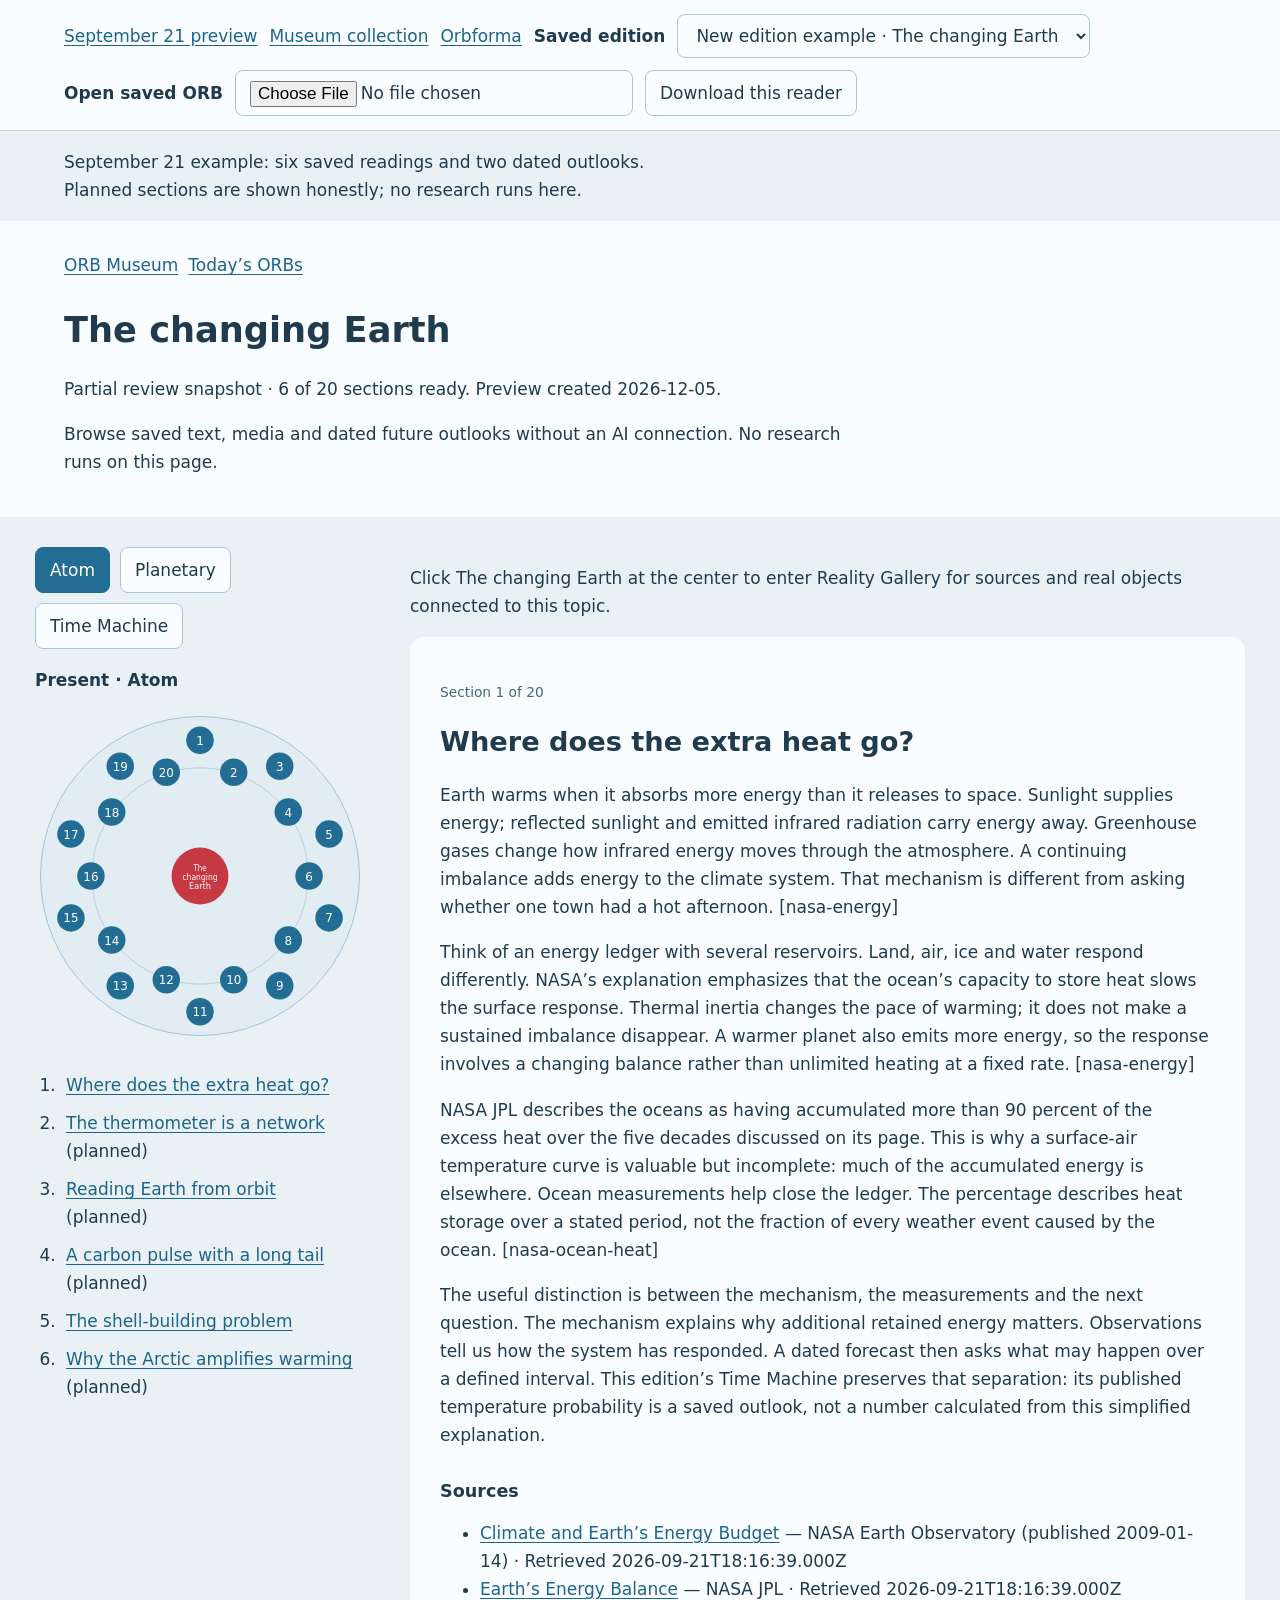
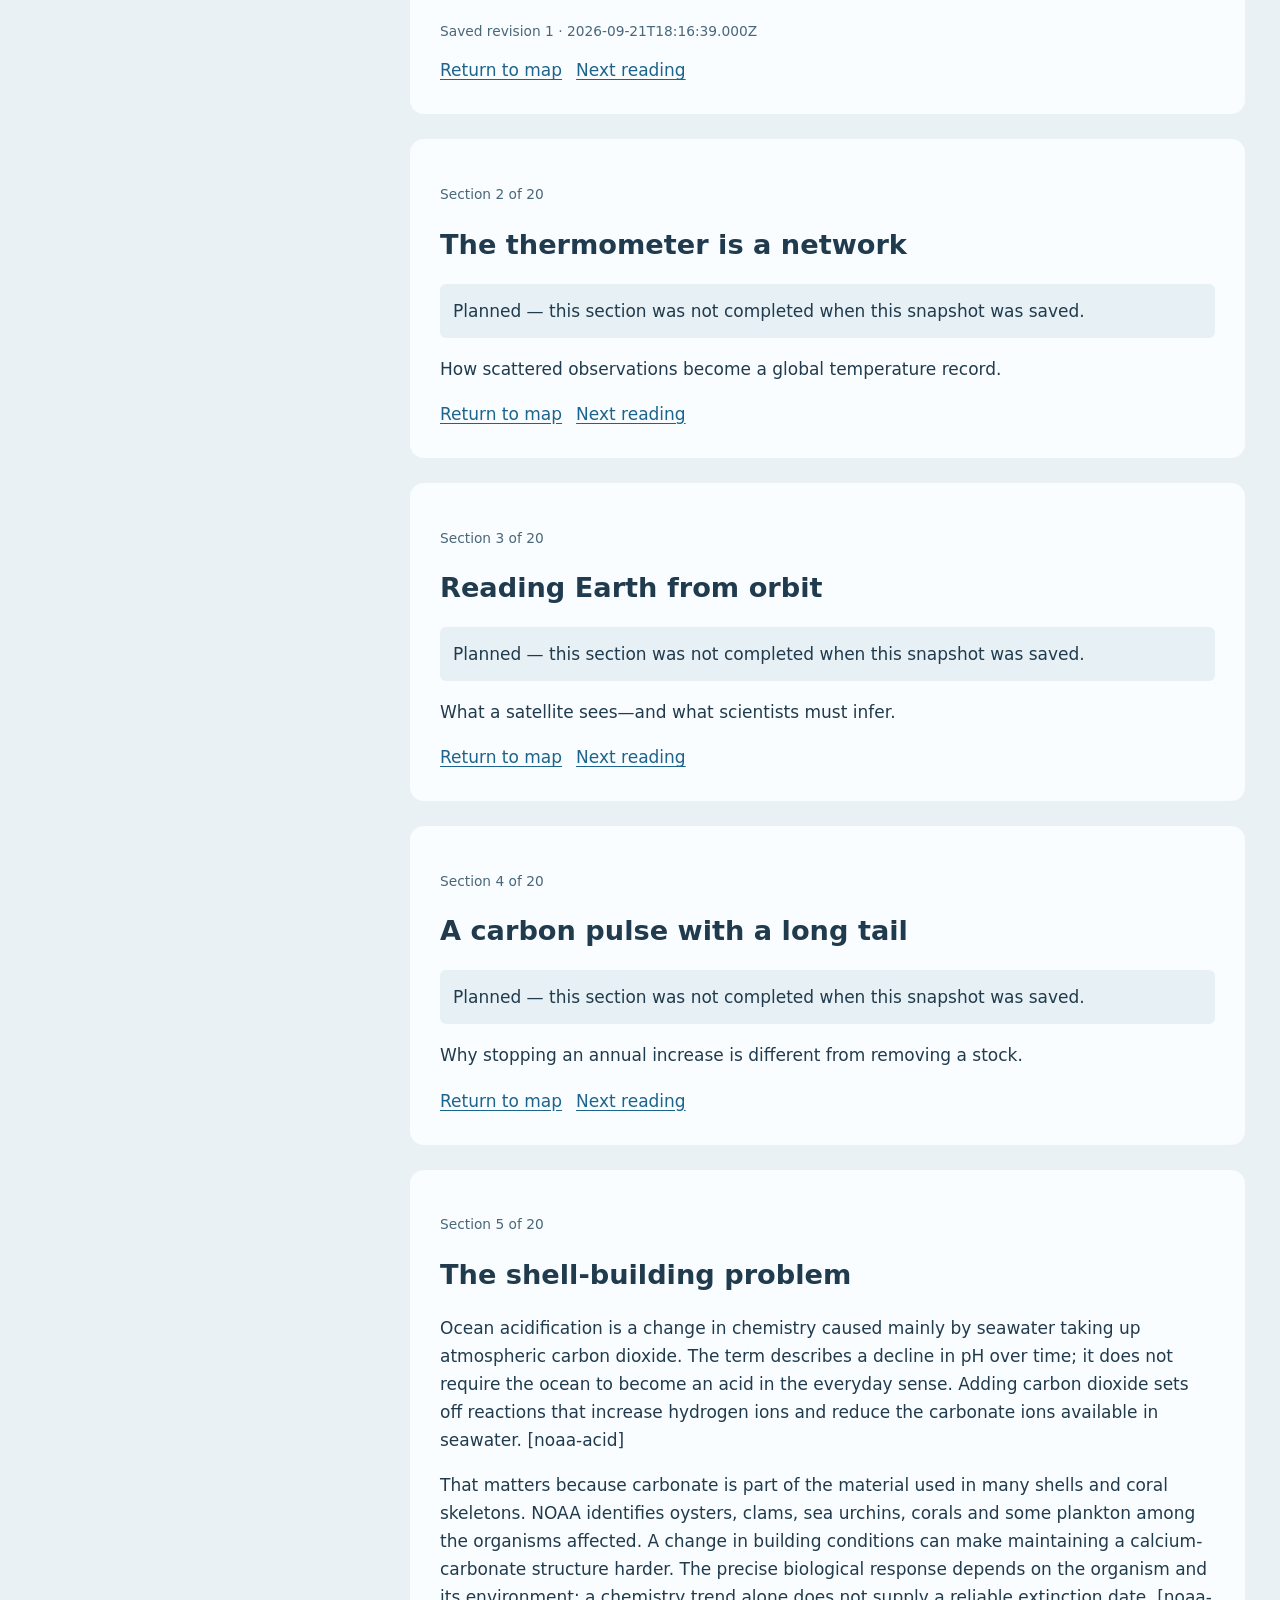
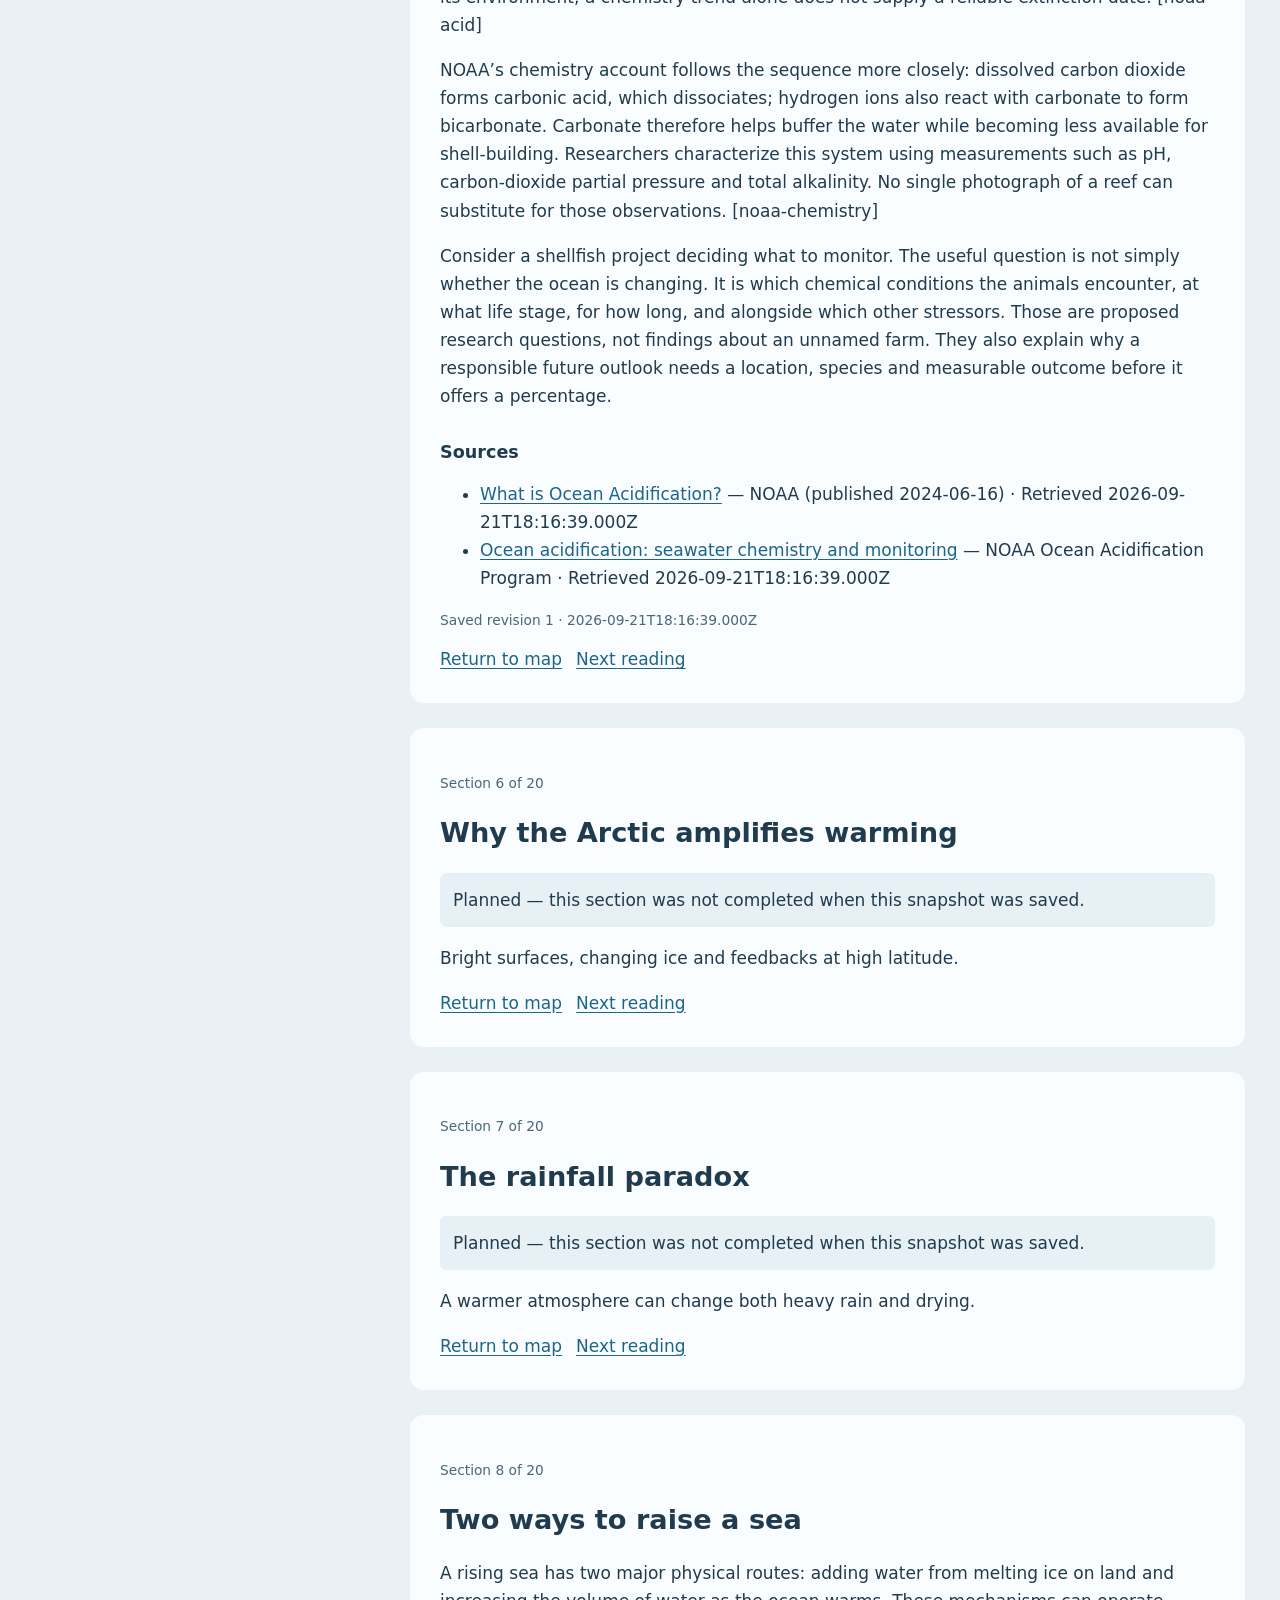
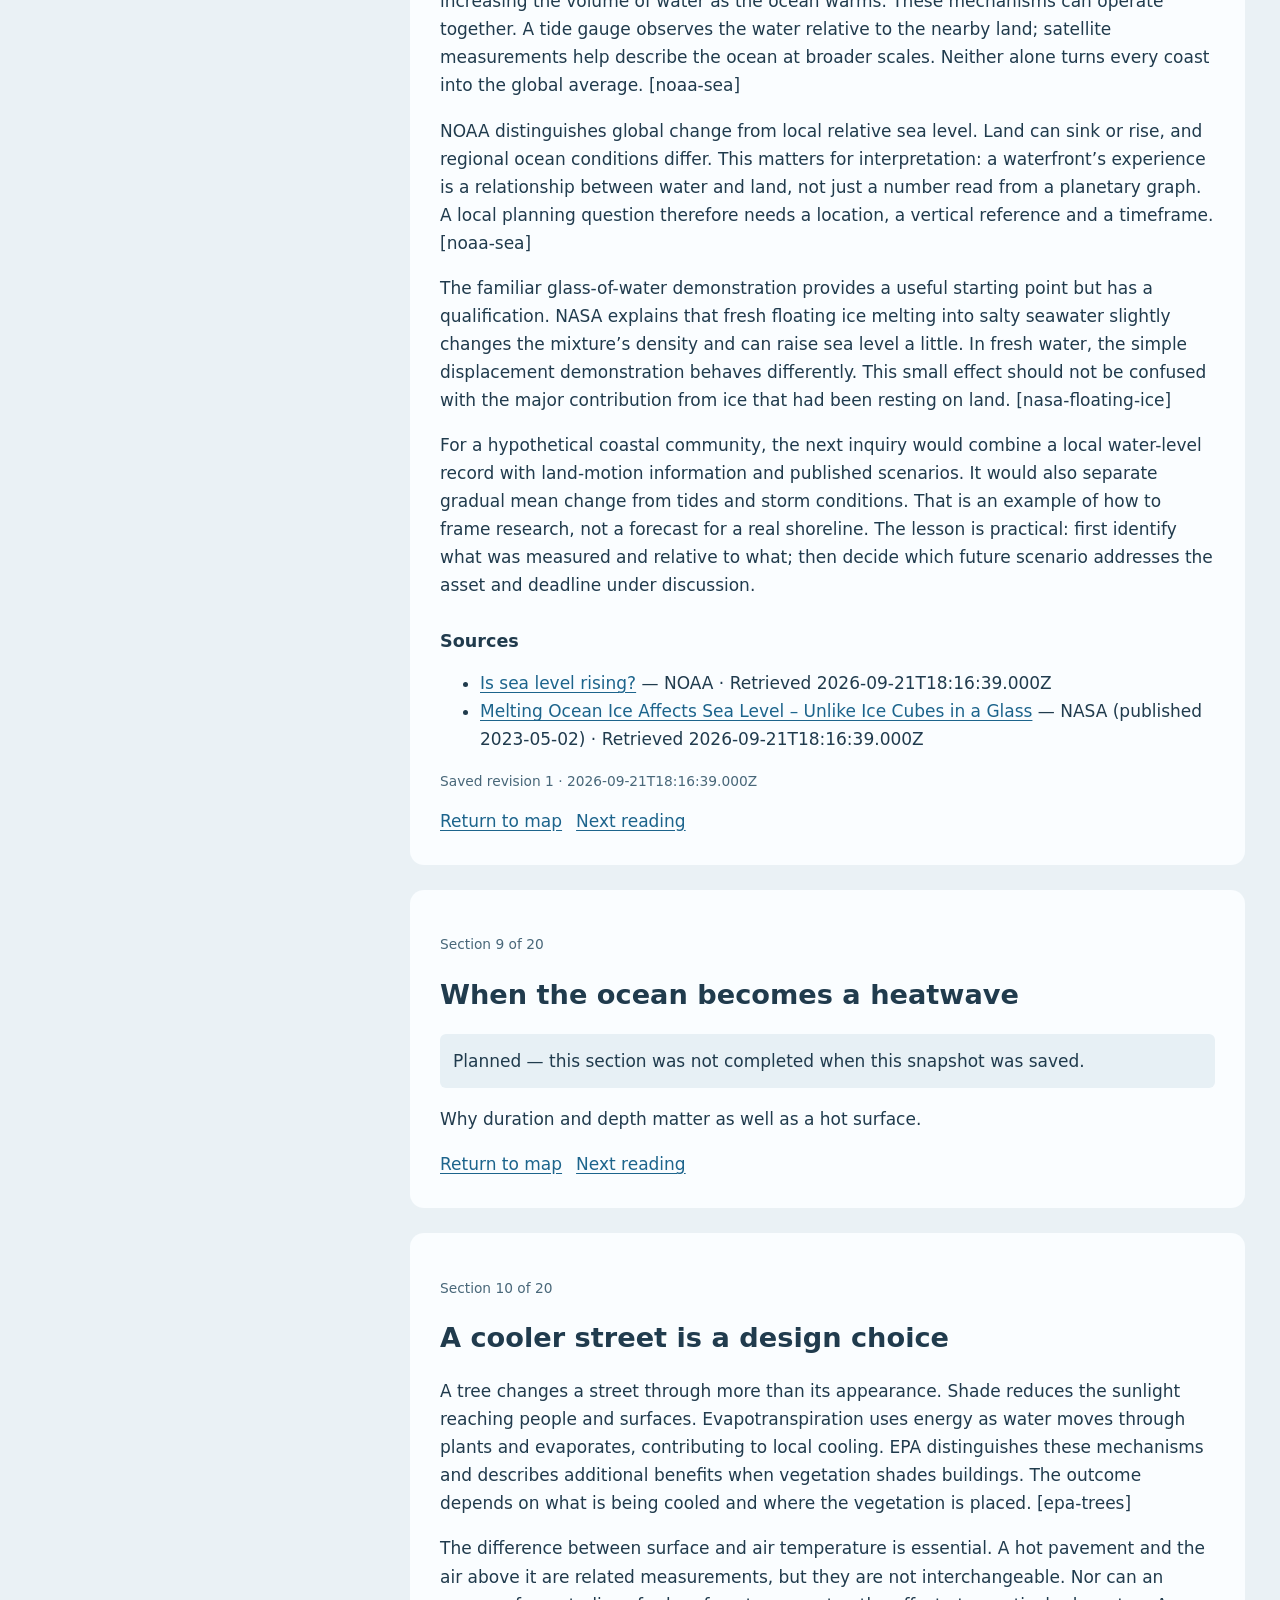
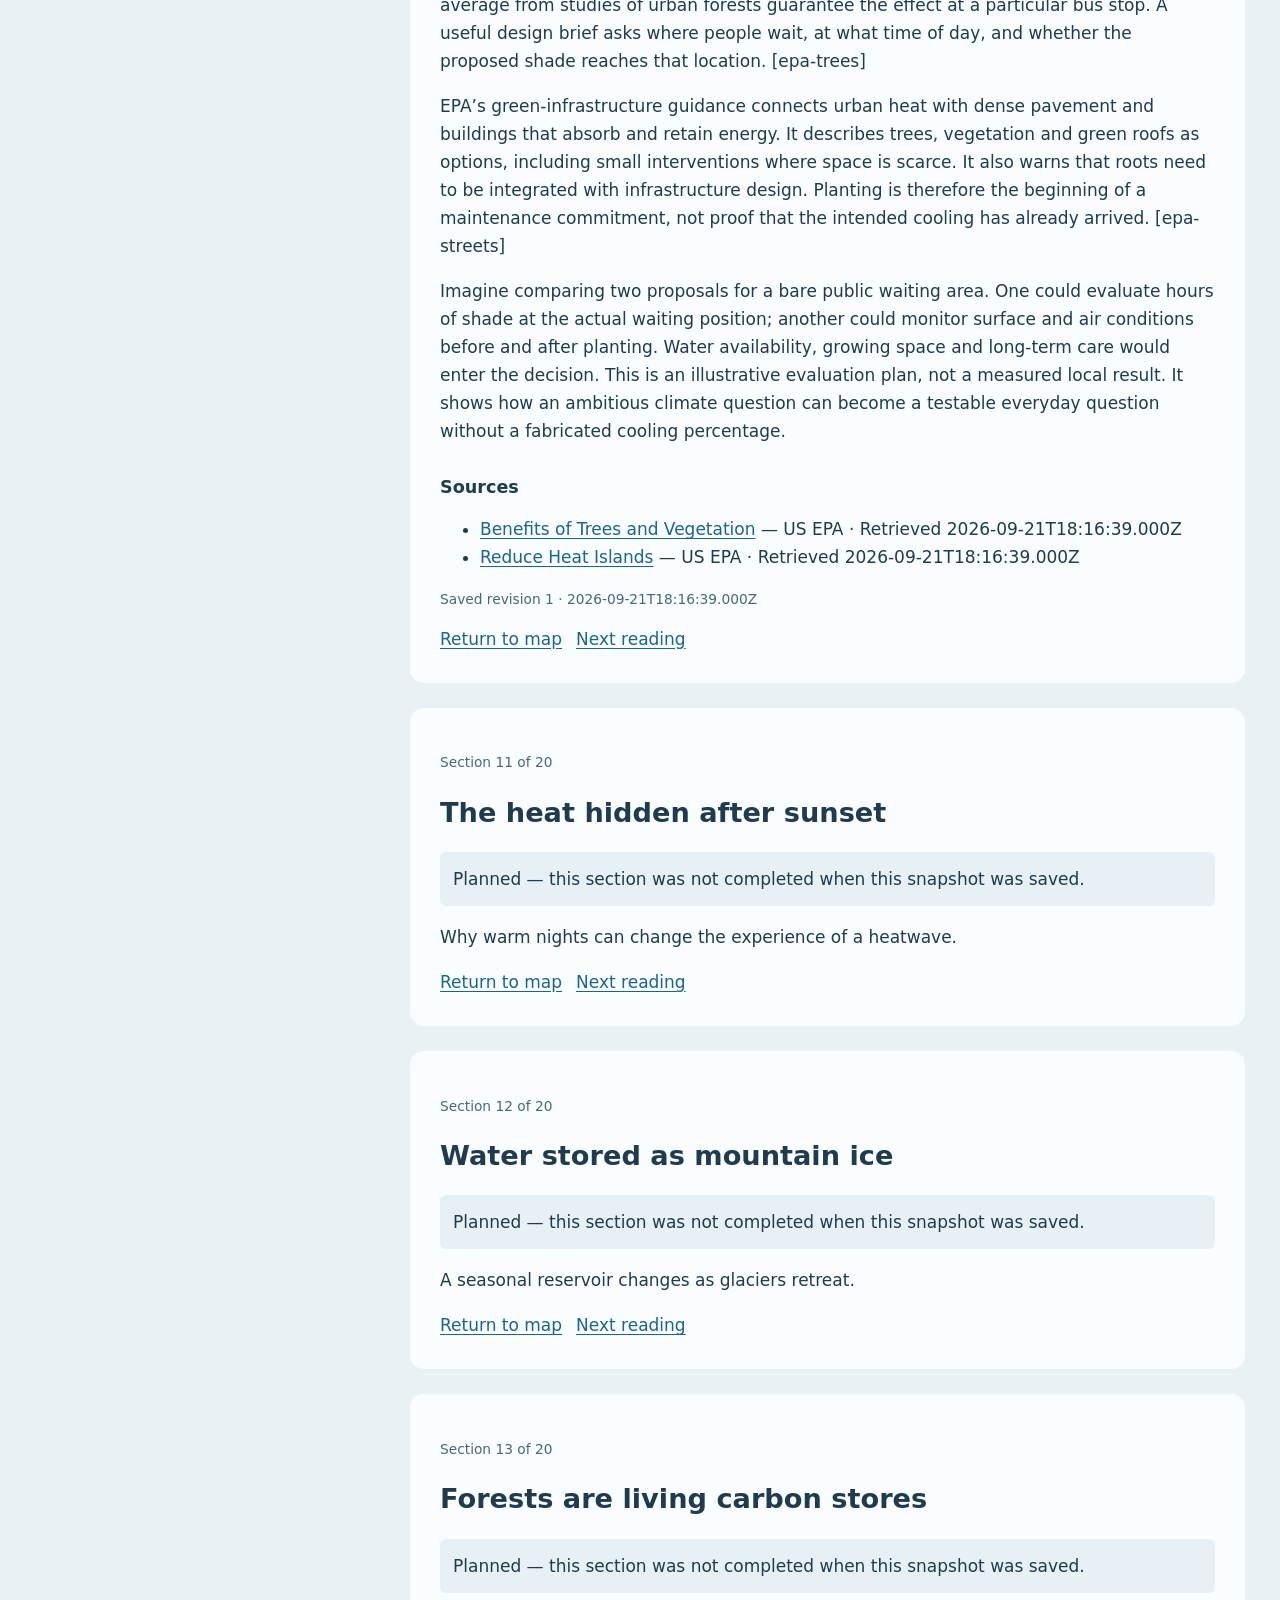
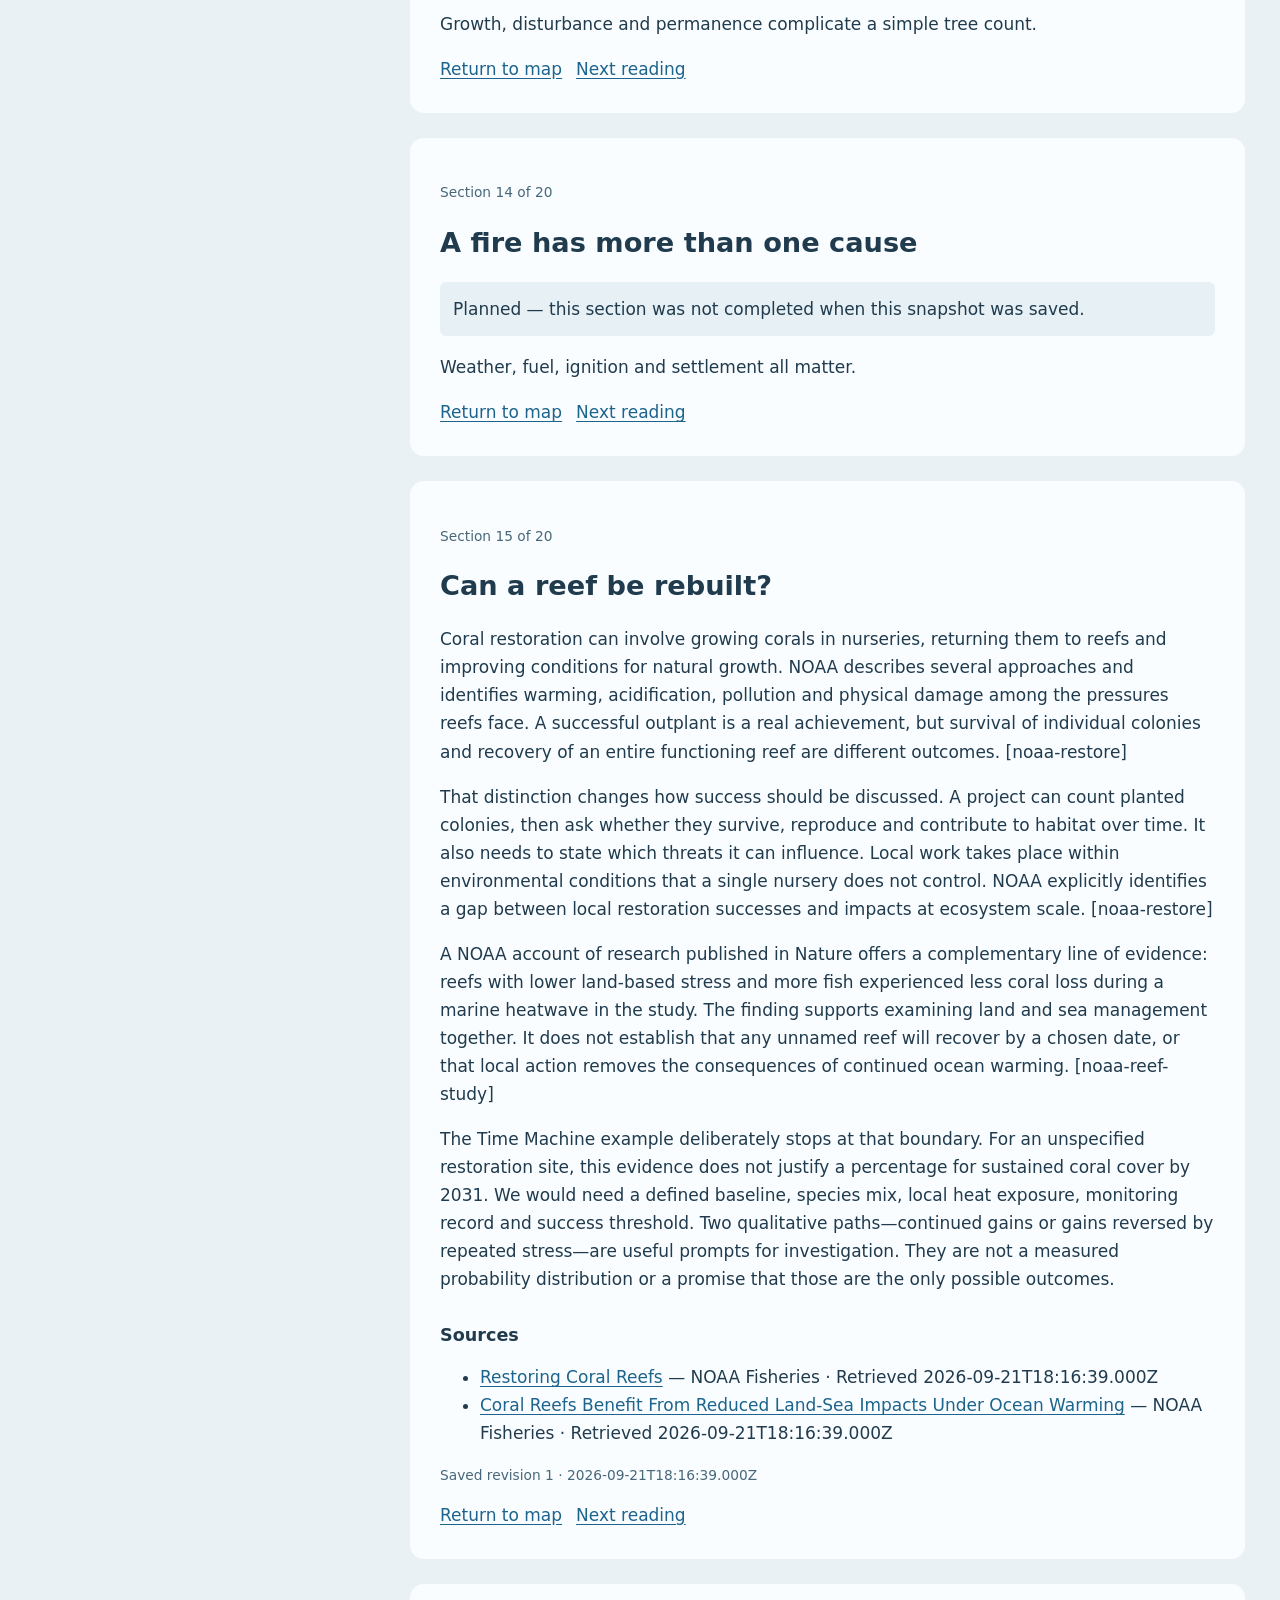
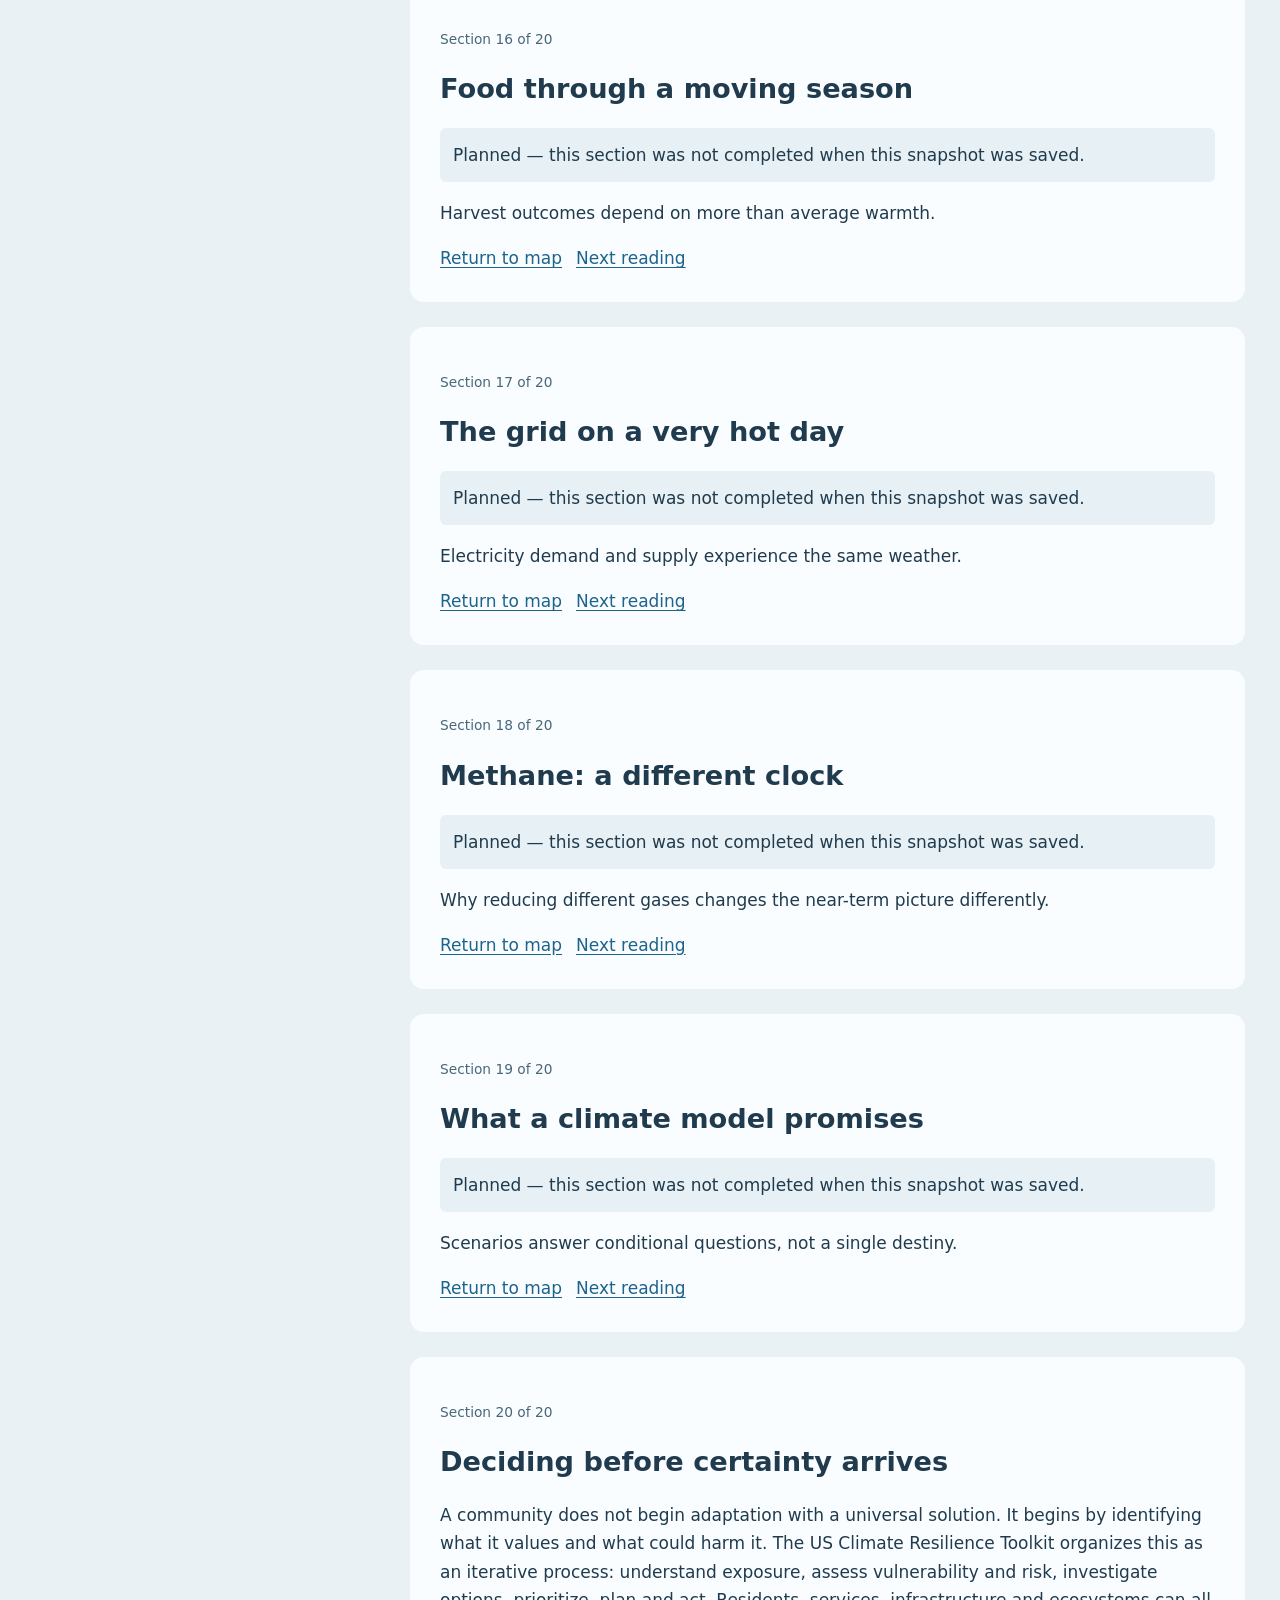
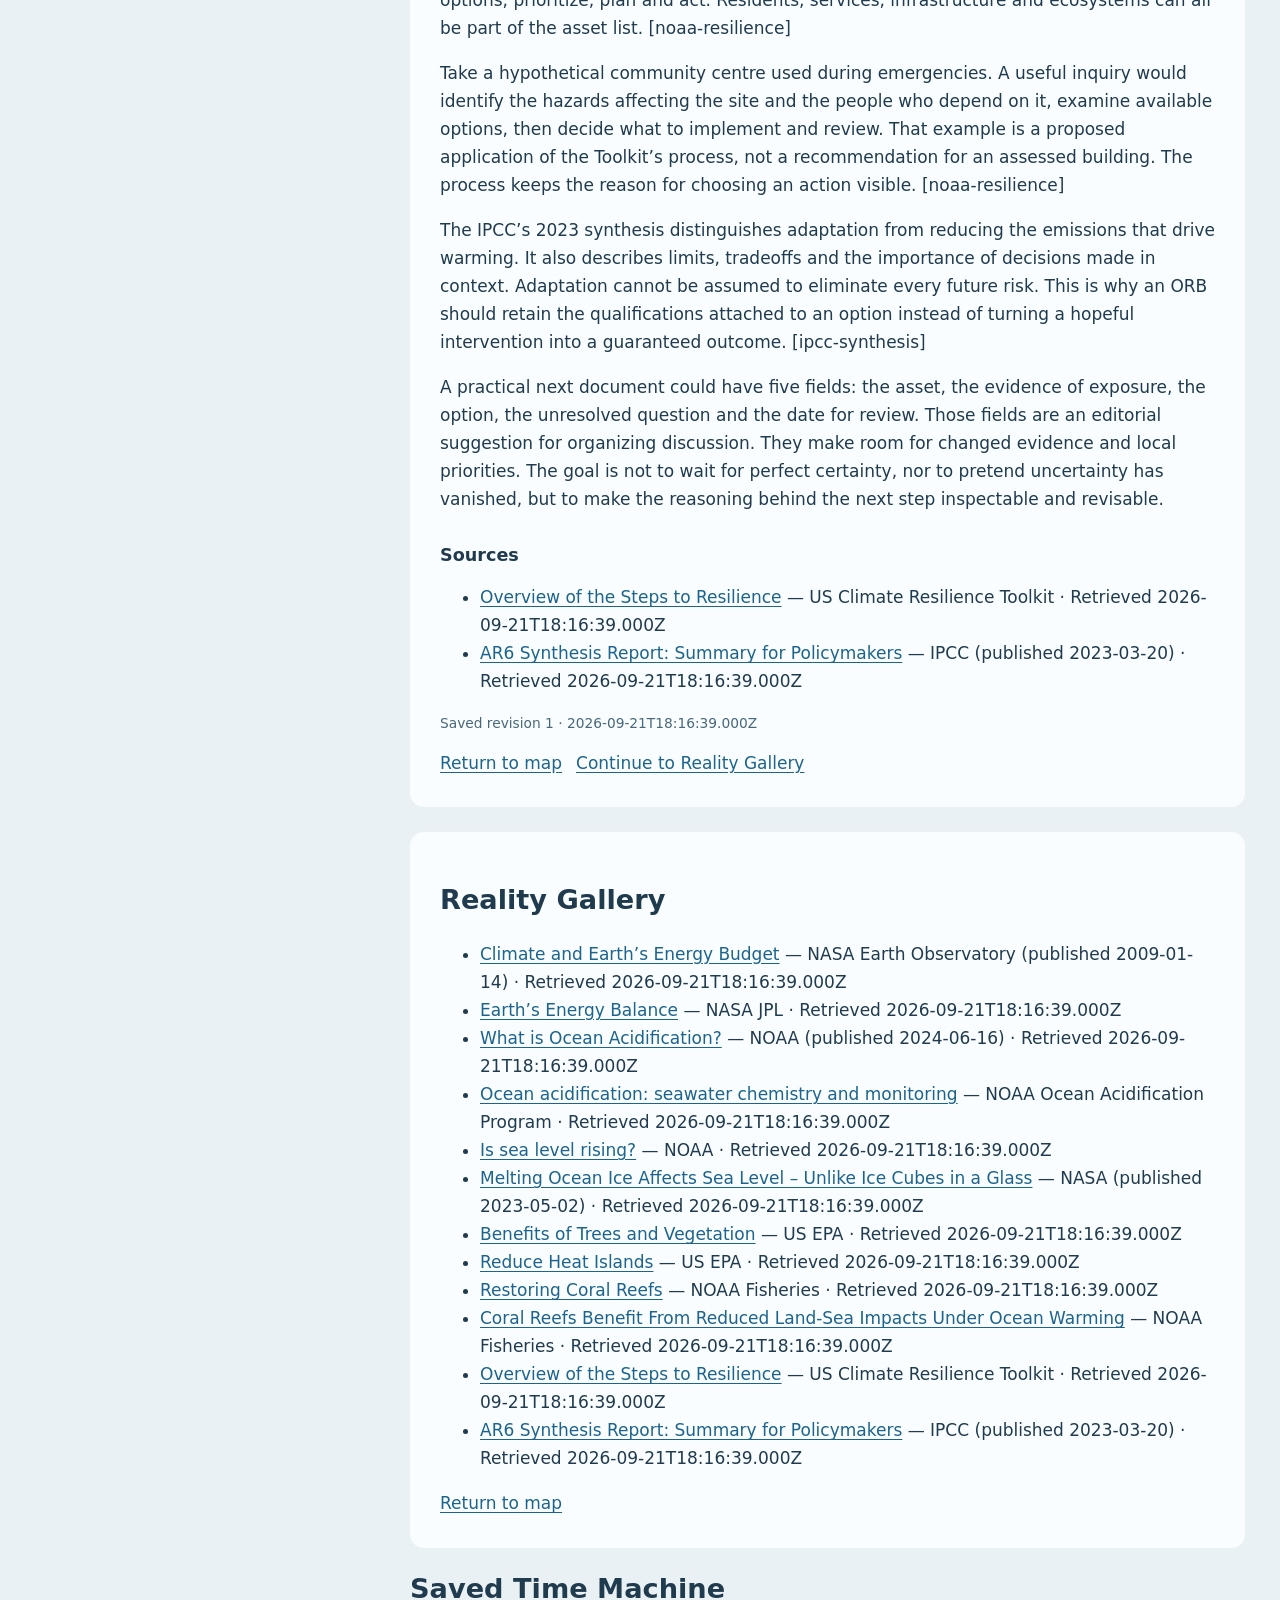
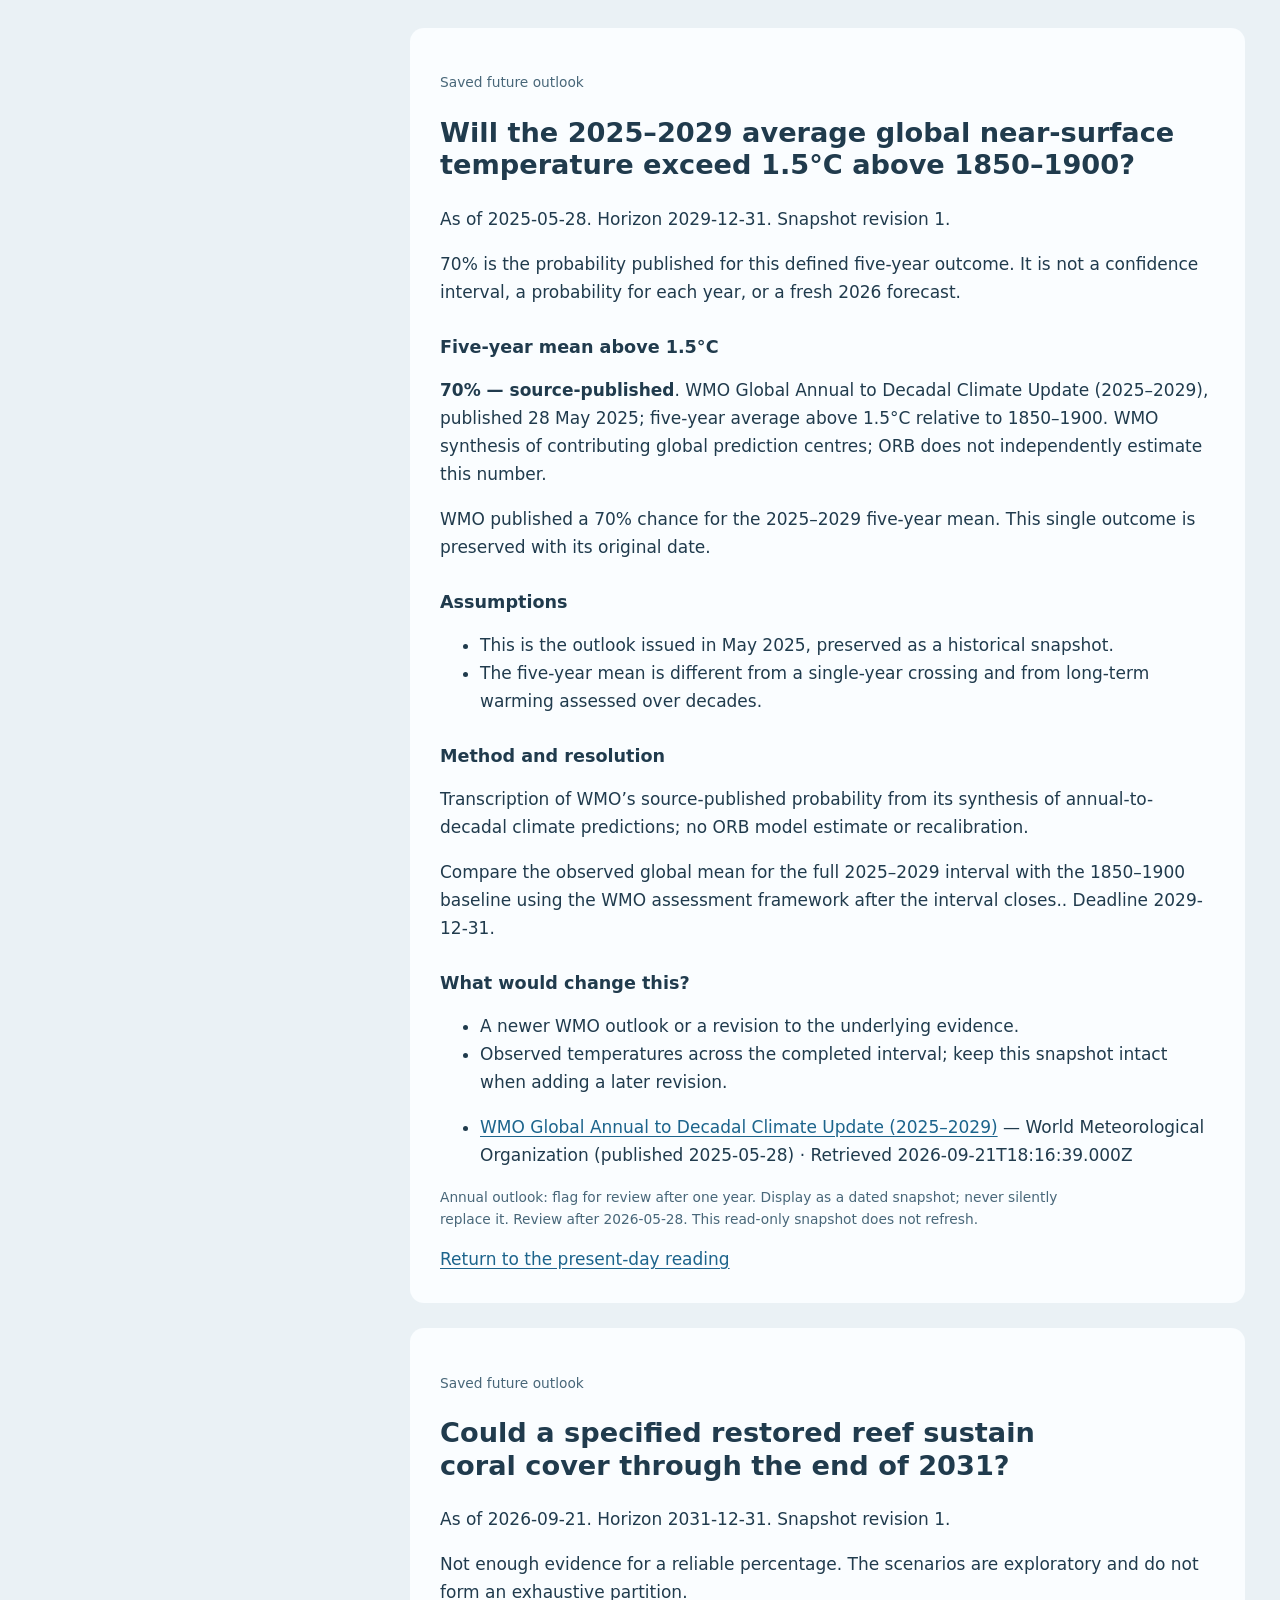
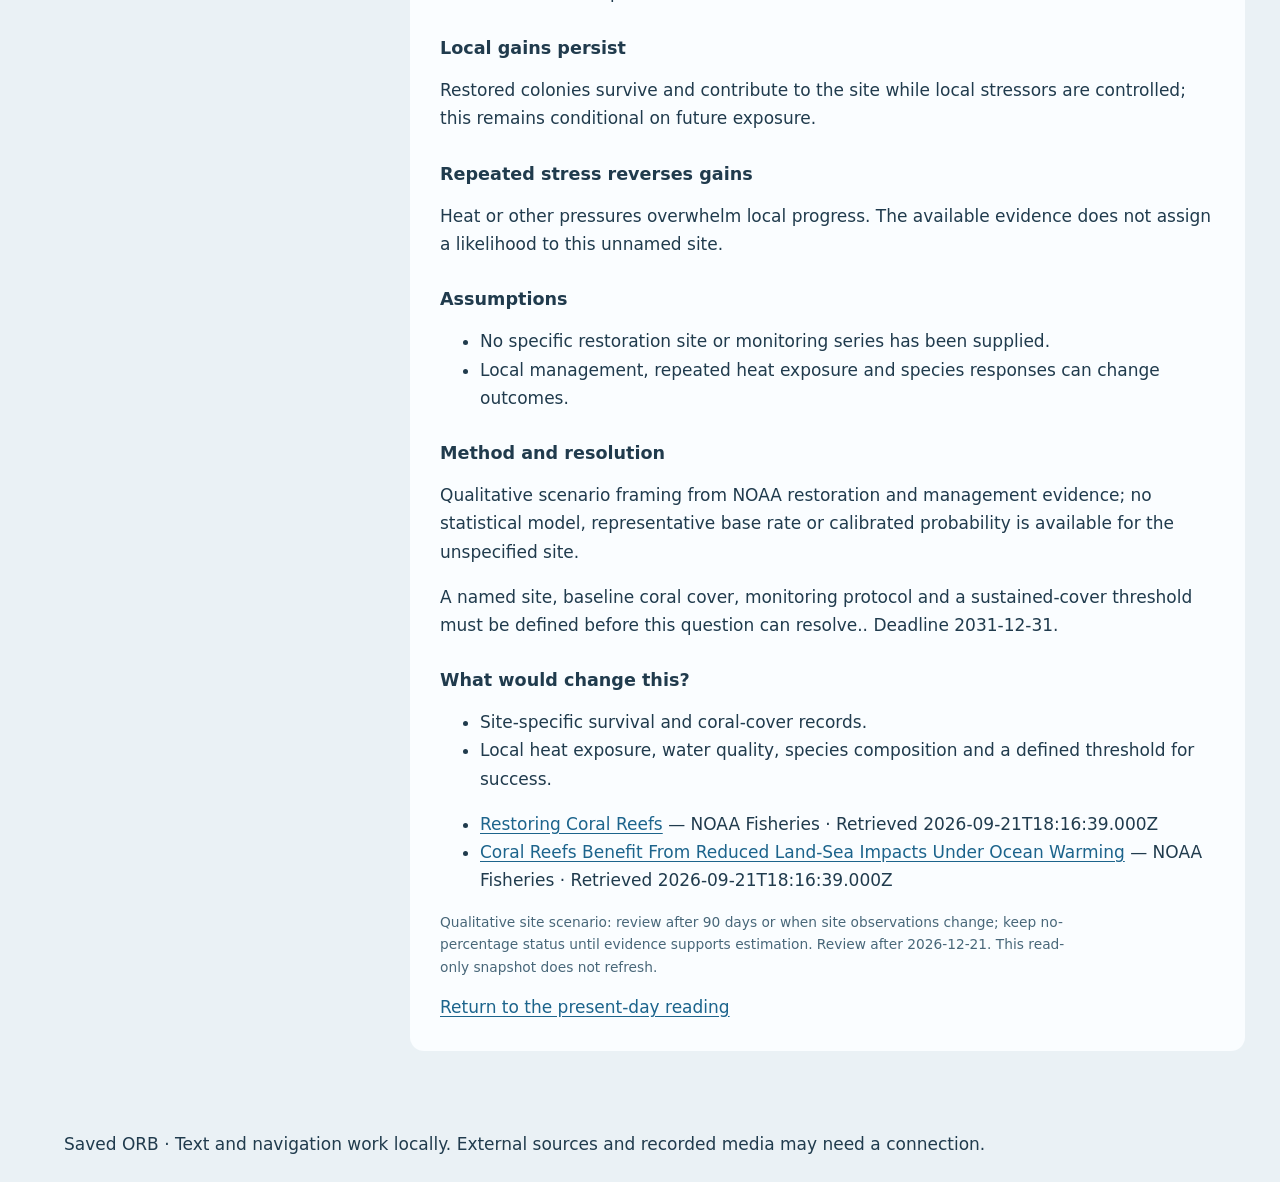
<file: updates/2026-09-21/edition-museum.html>
<!doctype html>
<html lang="en"><head><meta charset="utf-8"><meta name="viewport" content="width=device-width,initial-scale=1"><meta name="robots" content="noindex"><meta name="description" content="September 21 ORB Museum reader preview. Explore saved editions, original sources and recorded media."><meta http-equiv="Content-Security-Policy" content="default-src 'self'; script-src 'self'; style-src 'self'; img-src 'self' https: data:; media-src 'self' https: blob:; connect-src 'self' https://orb-astra--star-navigator-informational-dimensions.netlify.app; object-src 'none'; base-uri 'self'; form-action 'none'"><link rel="icon" href="https://orbiversity.com/orb-archive/orb-silver.jpg" type="image/jpeg"><link rel="stylesheet" href="./edition-museum.css" data-edition-museum-style><title>September 21 preview · ORB Museum</title></head>
<body><div class="museum-shell"><a href="./">September 21 preview</a><a href="https://orbiversity.com/orb-archive/">Museum collection</a><a href="https://www.orbforma.com/">Orbforma</a><label for="museum-example">Saved edition</label><select id="museum-example"><option value="new">New edition example · The changing Earth</option><option value="legacy">Saved publication example · New Orleans</option><option value="course">Recorded journey example · Quinault</option></select><label for="museum-import">Open saved ORB</label><input id="museum-import" type="file" accept=".json,.orb,application/json"><button type="button" id="museum-export" disabled>Download this reader</button><button type="button" id="museum-retry" hidden>Try again</button></div><p class="museum-status" id="museum-status" role="status">Opening the saved edition…</p><div id="museum-reader"></div><noscript><p>This preview needs JavaScript to open saved records. <a href="https://orbiversity.com/orb-archive/">Visit the original Museum collection</a>.</p></noscript><script type="module" src="./edition-museum-public-page.mjs"></script></body></html>
</file>
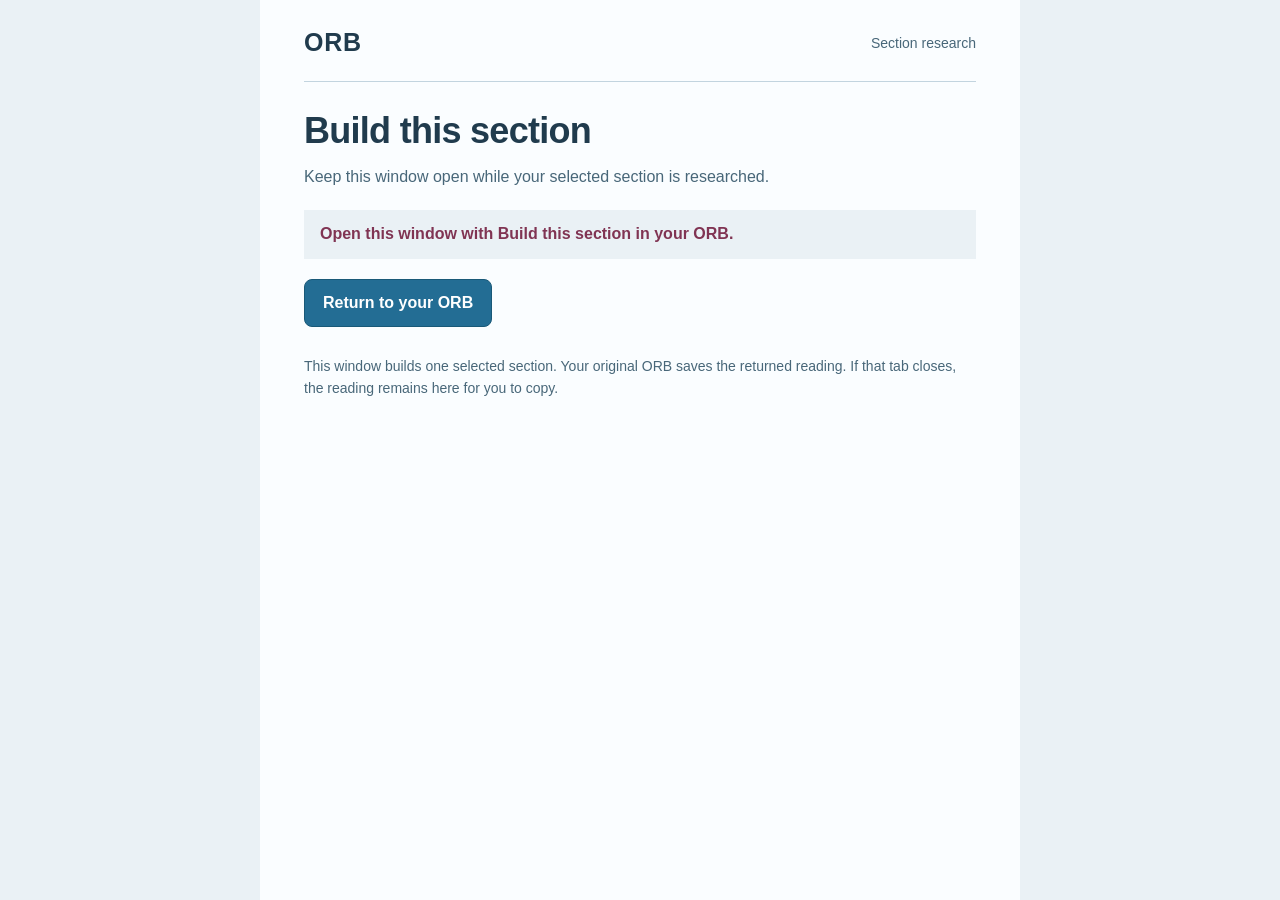
<file: updates/2026-09-21/edition-research-bridge.html>
<!doctype html>
<html lang="en">
<head>
  <meta charset="utf-8">
  <meta name="viewport" content="width=device-width, initial-scale=1">
  <meta name="referrer" content="no-referrer">
  <title>Build a section · ORB</title>
  <link rel="stylesheet" href="./edition-research-bridge.css">
  <script type="module" src="./edition-research-bridge.mjs"></script>
</head>
<body>
  <main>
    <header><a class="wordmark" href="https://www.orbforma.com/" target="_blank" rel="noopener">ORB</a><span>Section research</span></header>
    <h1 id="bridge-subject">Build this section</h1>
    <p id="bridge-context">Keep this window open while your selected section is researched.</p>
    <p id="bridge-status" role="status" aria-live="polite">Connecting to your ORB…</p>
    <button id="bridge-return" type="button">Return to your ORB</button>
    <section id="bridge-result" hidden aria-label="Completed section">
      <div id="bridge-reading"></div>
      <h2>Sources</h2>
      <ul id="bridge-sources"></ul>
      <button id="bridge-copy" type="button">Copy reading and sources</button>
    </section>
    <p class="note">This window builds one selected section. Your original ORB saves the returned reading. If that tab closes, the reading remains here for you to copy.</p>
  </main>
</body>
</html>
</file>
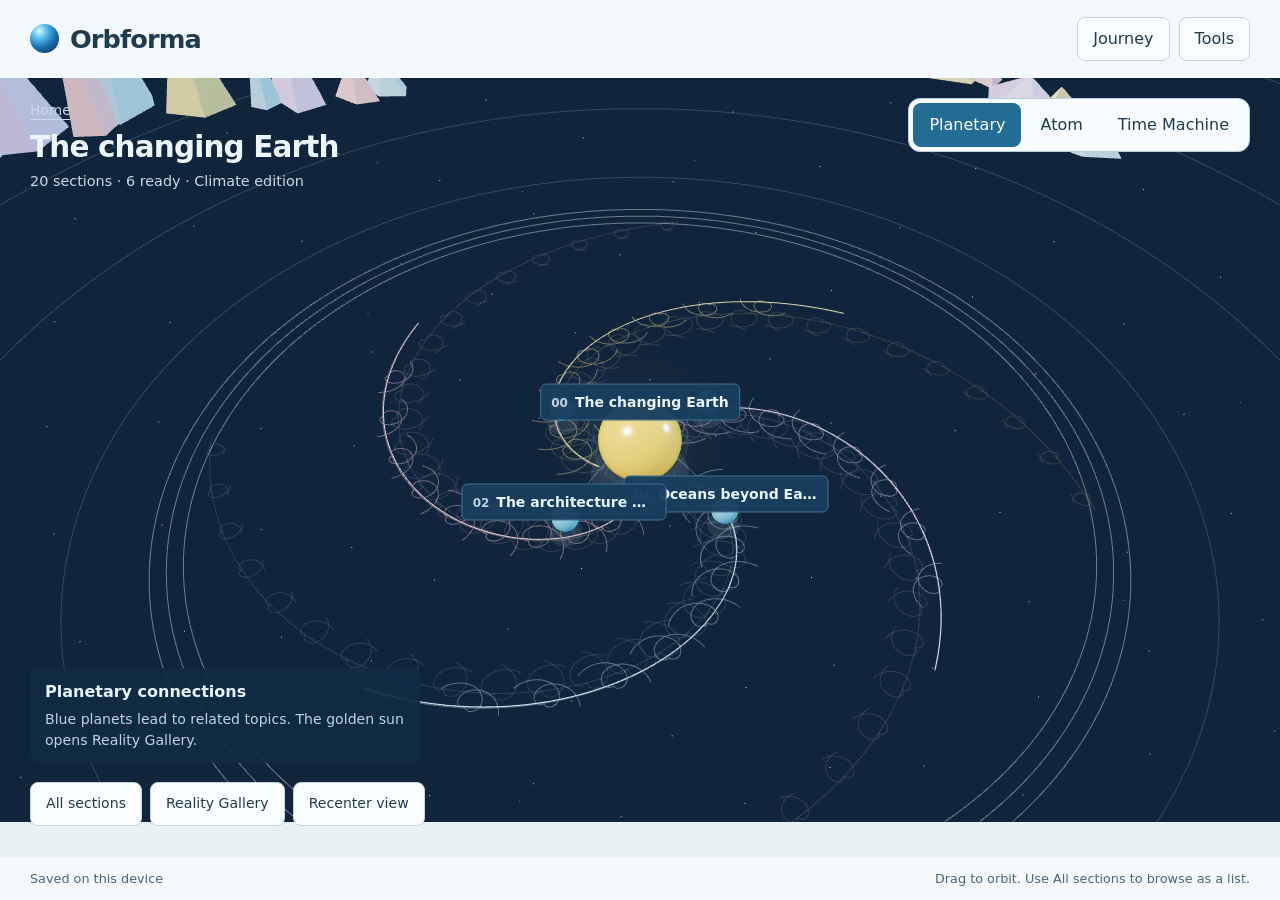
<file: updates/2026-09-21/update.html>
<!doctype html>
<html lang="en" data-preview-mode="public"><head><meta charset="utf-8"><meta name="viewport" content="width=device-width,initial-scale=1"><meta name="theme-color" content="#eaf1f5"><title>Orbforma · Explore</title><link rel="icon" href="./icon.svg"><link rel="stylesheet" href="./update.css"></head>
<body>
<div id="world-viewport" aria-hidden="true"></div><div id="labels" aria-hidden="true"></div>
<a class="skip-link" href="#main">Skip to content</a>
<header class="app-header"><a href="./update.html" class="brand" aria-label="Orbforma home"><span class="brand-orb" aria-hidden="true"></span><strong>Orbforma</strong></a><nav aria-label="Main"><button id="journey-button">Journey</button><button id="tools-button" aria-haspopup="dialog">Tools</button></nav></header>
<main id="main">
<section id="home" class="home">
 <div class="departure"><h1>Where will your curiosity take you?</h1><form id="search-form" class="search-form"><label class="sr-only" for="question">Your subject or question</label><input id="question" maxlength="1200" placeholder="Ask a question. Explore an idea." required><button class="primary" type="submit">Explore</button></form>
 <div class="search-options"><label>Edition <select id="extent"><option value="10">10 sections</option><option value="15">15 sections</option><option value="20" selected>20 sections</option></select></label><label>Language <select id="language"><option value="en">English</option><option value="es">Español</option><option value="fr">Français</option><option value="de">Deutsch</option><option value="pt">Português</option><option value="ja">日本語</option></select></label><details><summary>Direction</summary><label for="intent">What would you like to understand?</label><input id="intent" placeholder="A perspective or practical goal"></details></div>
 <div class="home-actions"><button id="sample-button">Open the climate edition</button><button id="resume-button" hidden>Resume your edition</button><a href="https://www.orbforma.com/radio.html" target="_blank" rel="noopener noreferrer">Orbforma Listen Radio</a></div>
 <p class="muted">Explore a question to build a new ORB, or open a saved edition and build its sections.</p></div>
 <section class="discovery" aria-labelledby="discovery-title"><div class="section-heading"><h2 id="discovery-title">A place to begin</h2><button id="surprise-button">Surprise me</button></div><p id="feed-note" class="muted"></p><div id="lead-channels" class="lead-channels"></div><div id="primary-channels" class="channel-grid"></div><details id="more-channels"><summary>Explore more topics</summary><div id="additional-channels" class="channel-grid"></div></details><p><a href="https://www.orbiversity.com/" target="_blank" rel="noopener noreferrer">Browse the ORB Museum</a></p></section>
</section>
<section id="exploration" hidden aria-label="Your edition">
 <div class="exploration-head"><div class="edition-heading"><button id="back-home" class="text-button">Home</button><h1 id="edition-title"></h1><p id="edition-detail" class="muted"></p></div>
 <div class="view-controls"><div class="mode-switch" role="group" aria-label="Orbital view"><button data-mode="solar" aria-pressed="true" title="Results orbiting this topic" aria-description="Results orbiting this topic">Planetary</button><button data-mode="atom" aria-pressed="false" title="Results inside the topic" aria-description="Results inside the topic">Atom</button><button data-mode="future" aria-pressed="false" title="Future and past outlooks around this topic" aria-description="Future and past outlooks around this topic">Time Machine</button></div><div id="future-controls" hidden><div id="time-direction" role="group" aria-label="Travel direction"><button type="button" data-time-direction="past" aria-pressed="false" title="Move into the past">Past</button><button type="button" data-time-direction="future" aria-pressed="true" title="Move into the future">Future</button></div><details id="time-settings"><summary><span>Date &amp; view</span><span id="time-settings-summary"></span></summary><div id="time-settings-fields"><label>Viewing <select id="base-view"><option value="solar">Planetary</option><option value="atom">Atom</option></select></label><label>How far <select id="horizon-preset"><option value="1">1 year</option><option value="5">5 years</option><option value="10">10 years</option><option value="custom">Specific date</option></select></label><input type="date" id="horizon-date" aria-label="Time Machine date"><label>For <select id="time-scope"><option value="whole">Whole topic</option><option value="point">Selected section</option></select></label><button id="present-button">Return to present</button><p id="time-action-note"></p><button id="hide-time-settings" type="button">Done — show ORBs</button></div></details><div id="time-machine-action" class="time-machine-action"><a id="create-time-orb" class="primary" target="_blank" rel="noopener noreferrer" aria-describedby="time-action-note">Apply date &amp; create ORB</a></div></div></div></div>
 <div class="scene-tools"><button id="section-list-button" aria-haspopup="dialog">All sections</button><button id="gallery-button">Reality Gallery</button><button id="reset-view">Recenter view</button><button id="route-back" hidden>Back along route</button></div>
 <div id="scene-caption" class="scene-caption"><strong id="scene-name">Inside the atom</strong><span id="scene-hint">Choose a blue sphere to read. The red nucleus opens Reality Gallery.</span></div>
 <aside id="reader" hidden aria-labelledby="reading-title"><div class="reader-top"><span id="reading-position"></span><button id="expand-time-reading" aria-expanded="false" aria-controls="reader-scroll">Read outlook</button><button id="close-reader" aria-label="Close reading">Close</button></div><div id="section-build-bar" hidden><button id="build-selected-section" class="primary" type="button">Build this section</button><a id="build-selected-orb" class="primary" target="_blank" rel="noopener noreferrer" hidden>Build section ORB</a><span id="section-build-status" role="status" aria-live="polite"></span></div><div id="reader-scroll" tabindex="0"><p id="reader-gallery-hint" class="muted">Click the center to enter the Reality Gallery for sources and real objects connected to this topic.</p><div id="reader-content"></div></div><div class="reader-actions"><button id="previous-section">Previous</button><button id="listen-button">Listen</button><button id="next-section">Next</button></div></aside>
 <div id="player" class="player" hidden><div><strong id="player-title">Listening</strong><span id="player-status" role="status"></span></div><button id="pause-listening">Pause</button><button id="next-listening">Next</button><button id="retry-listening" hidden>Retry</button><button id="stop-listening">Stop</button></div>
 <div class="edition-footer"><span id="save-status">Saved on this device</span><span>Drag to orbit. Use All sections to browse as a list.</span></div>
</section>
<section id="work-status" hidden role="status" aria-live="polite"><strong id="work-title"></strong><p id="work-detail"></p><button id="stop-waiting">Stop waiting</button></section>
<p id="notice" class="notice" role="status" aria-live="polite" hidden></p>
</main>
<dialog id="tools-dialog" aria-labelledby="tools-title"><div class="dialog-heading"><h2 id="tools-title">Your exploration desk</h2><button data-close="tools-dialog">Close</button></div><div class="tool-list"><button id="tool-listen"><strong>Orb Listen</strong><span>Listen to this section or take a finite tour</span></button><button id="tool-edition-radio"><strong>Current-edition Radio</strong><span>Readiness-aware listening through this edition, with one upcoming section</span></button><button id="tool-edition-course"><strong>Spiral Course</strong><span>Immersive lighting, saved positions and completed chapter narration</span></button><button id="tool-trail"><strong>Discovery trail</strong><span>Return to your visited topics and readings</span></button><button id="tool-read"><strong>Read this ORB</strong><span>Browse every section and its preparation state</span></button><a href="https://www.orbforma.com/nano.html" target="_blank" rel="noopener noreferrer"><strong>Spiral Course & original tools</strong><span>Open the existing app with its immersive course and plugin features</span></a><button id="tool-share"><strong>Share & Museum</strong><span>Read-only saved edition, sources and forecasts</span></button><button id="tool-journey"><strong>Saved journeys</strong><span>Import or download an edition without changing the original</span></button><button id="tool-options"><strong>Language & options</strong><span>Edition extent, language and listening voice</span></button></div><div class="tool-options"><label><input type="checkbox" id="reduce-motion">Reduce motion</label><button id="complete-all">Complete all factual sections</button><button id="stop-queue">Stop queued preparation</button><button id="download-json">Download edition backup</button><label class="file-button">Import saved ORB<input id="import-file" type="file" accept=".json,application/json"></label><button id="museum-preview">Open read-only Museum</button><button id="download-html">Download Museum HTML</button><button id="feed-editor-button">Manage discovery prompts</button><button id="shared-feed-button">Shared discovery feed</button><button id="edition-host-button">Connected AI handoff</button></div><p class="muted" id="capability-note">Connecting research…</p></dialog>
<dialog id="sections-dialog" aria-labelledby="sections-title"><div class="dialog-heading"><h2 id="sections-title">All sections</h2><button data-close="sections-dialog">Close</button></div><ol id="section-list"></ol></dialog>
<dialog id="journey-dialog" aria-labelledby="journey-title"><div class="dialog-heading"><h2 id="journey-title">Your journey</h2><button data-close="journey-dialog">Close</button></div><div id="journey-list"></div></dialog>
<dialog id="listen-dialog" aria-labelledby="listen-title"><div class="dialog-heading"><h2 id="listen-title">Orb Listen</h2><button data-close="listen-dialog">Close</button></div><p>Finished readings play in order. Planned readings are prepared first. Stop ends playback and your preparation wait. Shared work can still finish and save.</p><label>Device voice <select id="voice"></select></label><label>Speed <select id="speech-rate"><option value="0.85">0.85×</option><option value="1" selected>1×</option><option value="1.15">1.15×</option></select></label><label>Resume mode <select id="audio-mode"><option value="radio">Current-edition Radio</option><option value="course">Spiral Course</option><option value="listen">One section</option></select></label><div class="dialog-actions"><button id="listen-current">Listen to this section</button><button id="listen-tour" class="primary">Start finite tour</button><button id="listen-course">Start Spiral Course</button><button id="listen-resume">Resume saved position</button></div><p class="muted">Device narration uses your browser’s speech service. The original Radio remains available in Tools. Forecast narration is only used when explicitly selected in Time Machine.</p></dialog>
<dialog id="feed-dialog" aria-labelledby="feed-title"><div class="dialog-heading"><h2 id="feed-title">Discovery prompts</h2><button data-close="feed-dialog">Close</button></div><p>Local preview controls. Changes stay on this device; no refresh schedule is enabled.</p><div id="feed-editor"></div><button id="reset-feed">Restore supplied feed</button></dialog>
<dialog id="shared-feed-dialog" aria-labelledby="shared-feed-title"><div class="dialog-heading"><h2 id="shared-feed-title">Shared discovery feed</h2><button data-close="shared-feed-dialog">Close</button></div><div id="shared-feed-editor"></div></dialog><dialog id="edition-host-dialog" aria-labelledby="edition-host-title"><div class="dialog-heading"><h2 id="edition-host-title">Connected AI handoff</h2><button data-close="edition-host-dialog">Close</button></div><div id="edition-host-content"></div></dialog><noscript><p>This preview needs JavaScript for spatial navigation. Downloaded Museum HTML retains the saved text without JavaScript.</p></noscript><script type="module" src="./update.mjs"></script>
</body></html>
</file>
<file: vault.css>
/* Orbiversity: the public collection in Orbforma's white Atlas workspace. */
:root{color-scheme:light;--ink:#243746;--text:#243746;--muted:#5b6d7b;--quiet:#607584;--line:#dce3e9;--accent:#236e96;--surface:#f7f9fb;--field:#edf5fa;--museum-panel:#fff;--museum-secondary:#5b6d7b;background:#fff;color:var(--ink);font-family:"Segoe UI",system-ui,sans-serif;font-synthesis:none}
*{box-sizing:border-box;scrollbar-color:#a5b8c5 #f2f6f9;scrollbar-width:thin}body{margin:0;font-size:15px;line-height:1.6}a{color:var(--accent);text-decoration:none}a:hover{text-decoration:underline;text-underline-offset:4px}button,input,select,textarea{font:inherit}button,a,select,summary{touch-action:manipulation}button,select{color:var(--ink);background:#fff;border:1px solid #b9c9d4;border-radius:6px}button{cursor:pointer;min-height:44px}button:disabled{cursor:default;opacity:.5}h1,h2,h3,p{margin-top:0}h1,h2,h3{color:var(--ink)}[hidden]{display:none!important}::selection{background:#c9e5f5;color:#163b52}input,textarea{caret-color:var(--accent)}:is(a,button,select,summary,input,textarea):focus-visible{outline:3px solid #236e96;outline-offset:3px}.skip{position:fixed;left:15px;top:-100px;z-index:30;background:#fff;color:var(--ink);padding:12px}.skip:focus{top:10px}.eyebrow{display:none}
.vault-header{min-height:76px;display:flex;align-items:center;gap:28px;padding:10px 28px;border-bottom:1px solid var(--line);background:#fff}.brand{display:flex;align-items:center;gap:11px;color:var(--ink);font-size:21px;font-weight:600;line-height:1.25;letter-spacing:-.4px}.brand:hover{text-decoration:none}.brand small{display:block;color:var(--muted);font-size:11px;font-weight:400;letter-spacing:0;margin-top:2px}.brand-mark{display:inline-block;flex-shrink:0;width:31px;height:31px;border-radius:50%;background:radial-gradient(circle at 30% 23%,#f0fbff 1%,#a5d8ef 16%,#569cc5 39%,#23648d 66%,#153b5a 91%);box-shadow:inset -3px -4px 7px #173f5945,0 3px 7px #224e6720}.vault-header nav{display:flex;align-items:center;gap:25px;margin-left:auto}.vault-header nav a{display:inline-flex;align-items:center;min-height:44px;color:var(--muted);font-size:13px;white-space:nowrap}.vault-header nav a[aria-current=page]{color:var(--accent);font-weight:600}.vault-header nav .add-orb{gap:10px}.vault-header nav .app-link{color:var(--accent);border:1px solid #c7dbe7;border-radius:6px;padding:0 14px;background:#f4f9fc}.vault-header .language-menu{margin-left:0;color:var(--muted);font-size:13px}.language-menu summary{min-height:44px;display:flex;align-items:center;cursor:pointer}.vault-header .language-options{background:#fff;border-color:var(--line);box-shadow:0 8px 20px #253a501a}.vault-header .language-options a{color:var(--ink)}.vault-header .language-options a:hover,.vault-header .language-options a[aria-current]{background:#e8f2f8;color:#185878}
.vault-workspace{display:grid;grid-template-columns:minmax(0,1fr) 330px;min-height:610px;height:calc(100svh - 76px);max-height:880px;background:var(--field);border-bottom:1px solid var(--line)}.vault-studio{position:relative;min-width:0;overflow:hidden}.studio-heading{position:absolute;left:30px;right:24px;top:25px;z-index:2;pointer-events:none}.studio-heading h1{font-size:27px;line-height:1.25;font-weight:500;letter-spacing:-.5px;margin:0 0 7px}.studio-heading p{font-size:14px;line-height:1.5;color:var(--muted);margin:0}.orb-field{position:absolute;inset:118px 25px 65px}.orbit-lines{position:absolute;inset:0;width:100%;height:100%;fill:none;stroke:#acc9dc;stroke-width:.16;pointer-events:none}.vault-orb{position:absolute;left:var(--x);top:var(--y);display:flex;flex-direction:column;align-items:center;transform:translate(-50%,-50%);width:150px;min-height:88px;text-align:center;font-size:12px;line-height:1.45;color:var(--ink)}.vault-orb:hover{text-decoration:none}.orb-sphere{width:45px;height:45px;border-radius:50%;background:radial-gradient(circle at 29% 22%,#eefaff 1%,#b2e3fa 12%,#66afd6 30%,#307ca8 55%,#194765 88%);box-shadow:inset -4px -6px 8px #17445c50,0 6px 14px #226c9320;transition:transform .2s}.vault-orb:hover .orb-sphere,.vault-orb:focus-visible .orb-sphere{transform:scale(1.08)}.vault-orb.is-featured .orb-sphere{width:64px;height:64px}.orb-label{margin-top:12px;max-width:148px;font-weight:500}.orb-type{position:absolute;top:-28px;white-space:nowrap;font-size:11px;color:var(--accent);opacity:0;transition:opacity .15s}.vault-orb:hover .orb-type,.vault-orb:focus-visible .orb-type{opacity:1}.studio-bottom{position:absolute;inset:auto 30px 24px;display:flex;justify-content:space-between;gap:20px;font-size:12px;color:var(--muted)}
.vault-overview{padding:30px 27px;background:#fff;border-left:1px solid var(--line);display:flex;flex-direction:column;align-items:flex-start;overflow:auto;min-width:0}.vault-overview h2{font-size:25px;line-height:1.35;font-weight:500;letter-spacing:-.35px;margin:0 0 17px;overflow-wrap:anywhere}.overview-description{color:var(--muted);font-size:14px;line-height:1.8;max-width:70ch}.overview-meta{font-size:12px;color:var(--muted);margin:8px 0 20px}.primary-link{display:inline-flex;align-items:center;justify-content:center;gap:18px;min-height:44px;padding:10px 17px;border:1px solid var(--accent);border-radius:6px;color:#fff;background:var(--accent);font-size:14px;font-weight:500;text-align:center}.primary-link:hover{background:#195b80;color:#fff;text-decoration:none}.edition-link{display:flex;align-items:center;min-height:44px;font-size:13px;margin:8px 0 20px}.vault-note{margin:24px 0 0;font-size:12px;line-height:1.75;color:var(--muted);padding-top:20px;border-top:1px solid var(--line)}.overview-listen{width:100%;border-top:1px solid var(--line);padding-top:20px;margin-bottom:15px}.overview-listen h3{font-size:13px;font-weight:600;margin-bottom:10px}.overview-listen ul,.holdings-grid ul{list-style:none;padding:0;margin:0}.overview-listen li{margin:0 0 12px;font-size:13px;line-height:1.6}.overview-listen a{display:block;min-height:30px}.overview-listen small{display:block;font-size:12px;color:var(--muted)}
.vault-catalog{padding:48px clamp(24px,4vw,64px) 28px;max-width:1600px;margin:0 auto;background:#fff}.catalog-heading{display:flex;align-items:end;justify-content:space-between;gap:20px}.catalog-heading h2{font-size:28px;font-weight:500;letter-spacing:-.4px;margin:0}.catalog-heading>p{font-size:13px;color:var(--muted);margin:0 0 4px;font-variant-numeric:tabular-nums}.edition-total{white-space:nowrap}.vault-filters{display:flex;gap:20px;align-items:end;padding:27px 0 22px;border-bottom:1px solid var(--line)}.vault-filters label{display:flex;flex-direction:column;gap:7px;font-size:13px;color:var(--muted)}.vault-filters select{min-height:44px;padding:8px 34px 8px 11px;min-width:170px;font-size:14px;background:#fff}.vault-filters button,.empty button{min-height:44px;padding:8px 15px;font-size:14px;background:#fff}.vault-filters button{margin-left:auto}.orb-row{display:grid;grid-template-columns:minmax(300px,1fr) 130px 64px 150px 105px;gap:0 25px;padding:28px 0 10px;border-bottom:1px solid var(--line);scroll-margin-top:20px}.orb-main{min-width:0}.orb-name{display:flex;align-items:center;gap:15px}.orb-name h2{font-size:20px;font-weight:500;margin:0;line-height:1.45}.orb-name h2 a{color:var(--ink)}.orb-name h2 a:hover{color:var(--accent)}.kind{display:none}.description{font-size:14px;color:var(--muted);line-height:1.75;margin:10px 0 12px;max-width:72ch}.row-actions{display:flex;gap:10px 22px;flex-wrap:wrap;font-size:13px}.row-actions a{min-height:44px;display:inline-flex;align-items:center}.row-actions .explore{font-weight:600}.cell{font-size:13px;color:var(--ink);padding-top:4px}.cell .mobile-label{display:block;font-size:12px;color:var(--muted);margin-bottom:8px}.formats-cell small{display:block;font-size:12px;margin-top:5px;color:var(--muted)}.creator-credit{font-size:13px;color:var(--muted);margin:7px 0 12px}.version-details{grid-column:1/-1;font-size:13px;color:var(--muted);margin:0}.version-details summary{cursor:pointer;width:fit-content;padding:12px 0;min-height:44px}.version-details summary span{margin-left:9px}.version-body{padding:20px;border-top:1px solid var(--line);background:var(--surface)}.version-body ul{padding:0;list-style:none}.version-body li{margin-bottom:22px}.version-body p{margin:5px 0;font-size:13px;line-height:1.75}.edition-title{display:flex;gap:20px;justify-content:space-between}.edition-title span{color:var(--muted)}.catalog-note{font-size:13px;color:var(--muted);margin:25px 0}.empty{padding:35px 0}.empty h3{font-size:17px;font-weight:500}.museum-holdings{grid-column:1/-1;margin-top:12px;font-size:14px;border-top:1px solid var(--line)}.museum-holdings summary{min-height:44px;cursor:pointer;padding:12px 0;width:fit-content;color:var(--accent)}.museum-holdings summary span{font-size:12px;color:var(--muted);margin-left:15px}.holdings-grid{display:grid;grid-template-columns:1fr 1fr;gap:28px 48px;padding:22px 24px;background:var(--surface)}.holdings-grid section{min-width:0}.holdings-grid h3{font-size:14px;font-weight:600;margin:0 0 10px}.holdings-grid ul{max-height:360px;overflow:auto;overscroll-behavior:contain;padding-right:12px}.holdings-grid li{padding:7px 0;font-size:14px;line-height:1.7}.holdings-grid a{display:inline-block;overflow-wrap:anywhere;min-height:30px}.holdings-grid small{display:block;color:var(--muted);font-size:12px}.museum-invitation{display:flex;justify-content:space-between;align-items:center;gap:50px;padding:40px 0 25px;margin-top:15px}.museum-invitation h2{font-weight:500;font-size:27px;letter-spacing:-.4px;margin-bottom:10px}.museum-invitation p{color:var(--muted);font-size:15px;line-height:1.8;max-width:58ch;margin:0}.museum-invitation .primary-link{flex-shrink:0}.vault-footer{padding:25px clamp(24px,4vw,64px);display:flex;align-items:center;gap:10px 25px;font-size:13px;color:var(--muted);flex-wrap:wrap;border-top:1px solid var(--line);background:var(--surface)}.vault-footer span{margin-right:auto}.vault-footer a{min-height:44px;display:flex;align-items:center}
.vault-page{max-width:880px;min-height:calc(100svh - 170px);margin:0 auto;padding:64px 35px 60px}.vault-page h1{font-size:40px;line-height:1.2;font-weight:500;letter-spacing:-.7px;margin-bottom:20px}.page-lead{font-size:18px;color:var(--muted);line-height:1.8;max-width:65ch}.vault-page section{margin-top:38px;padding-top:28px;border-top:1px solid var(--line)}.vault-page h2{font-size:23px;font-weight:500;margin-bottom:12px}.vault-page section p,.vault-page li{font-size:15px;color:var(--muted);line-height:1.85;max-width:72ch}.quiet-note,.local-note{font-size:13px;color:var(--muted)}.vault-page section>a:not(.primary-link){display:inline-flex;align-items:center;min-height:44px;font-size:14px}.browse-steps{padding-left:25px;margin-top:40px}.browse-steps li{padding:0 0 20px 12px}
/* Complete contribution packages and contributor identity remain available. */
.museum-submit-page{max-width:1180px;padding:48px 36px 70px}.submission-intro .page-lead{max-width:650px;margin-bottom:13px}.existing-package{display:flex;align-items:center;gap:12px 28px;flex-wrap:wrap;margin:30px 0 5px;padding:20px 0;border-block:1px solid var(--line);font-size:14px}.existing-package strong{font-weight:600}.existing-package p{margin:0;color:var(--muted)}.submission-layout{display:grid;grid-template-columns:minmax(0,1fr) 260px;gap:64px}.submission-layout>div{min-width:0}.submission-form fieldset{border:0;border-bottom:1px solid var(--line);padding:24px 0 28px;margin:0 0 20px;min-width:0}.submission-form legend{padding:30px 0 0;font-size:22px;font-weight:500;width:100%}.submission-form legend>span{font-size:13px;color:var(--muted);margin-right:15px}.submission-form label{display:block;font-size:14px;margin:17px 0 7px}.required-label,.optional-label{font-size:12px;margin-left:9px;color:var(--muted);font-weight:400}.submission-form :is(input[type=text],input[type=url],textarea,select){width:100%;min-width:0;background:#fff;border:1px solid #b3c4d0;color:var(--ink);border-radius:6px;font-size:16px;line-height:1.5;padding:11px 13px;min-height:46px}.submission-form input::placeholder,.submission-form textarea::placeholder{color:#647783}.submission-form textarea{resize:vertical;min-height:92px}.field-help{font-size:13px;line-height:1.75;color:var(--muted);margin:8px 0 0}.file-picker{padding:18px;border:1px solid var(--line);border-radius:6px;background:var(--surface);overflow:hidden}.file-picker:hover{border-color:#97b5c9}.file-picker .file-picker-title{display:block;font-size:15px}.file-picker .field-help{display:block;margin-top:4px}.file-picker input[type=file]{display:block;width:100%;max-width:100%;min-width:0;margin-top:13px;color:var(--muted);font-size:13px}.file-picker input::file-selector-button{font-family:inherit;font-size:13px;padding:10px 11px;min-height:44px;border:1px solid #adc5d5;background:#fff;color:var(--accent);border-radius:5px;margin-right:10px;cursor:pointer}.file-selection{display:block;font-size:12px;color:var(--muted);margin-top:9px;overflow-wrap:anywhere}.file-picker-pair{display:grid;grid-template-columns:1fr 1fr;gap:15px}.file-picker-pair .field-help{min-height:46px}.package-detail{margin-top:19px;font-size:13px;color:var(--muted)}.package-detail summary{cursor:pointer;min-height:44px;display:flex;align-items:center;gap:20px}.package-detail summary span{margin-left:auto}.selected-files{list-style:none;padding:0;margin:0;max-height:240px;overflow:auto}.selected-files li{display:flex;justify-content:space-between;gap:20px;border-top:1px solid var(--line);padding:10px 0;font-size:13px;overflow-wrap:anywhere}.selected-files li span{min-width:0}.selected-files small{white-space:nowrap;color:var(--muted)}.library-link-row{display:grid;grid-template-columns:minmax(0,1fr) 125px;column-gap:13px;padding-bottom:18px;border-bottom:1px solid var(--line)}.library-link-row label:first-child,.library-link-row label:nth-child(2){grid-column:1/-1}.library-link-row input,.library-link-row select{margin-top:6px}.library-link-row .remove-source{align-self:end;background:none;border:0;color:#805149;min-height:44px;font-size:13px;margin-bottom:7px;justify-self:end}.quiet-button{padding:10px 0;min-height:44px;border:0;background:transparent;font-size:14px;color:var(--accent);margin-top:8px}.submission-actions .permission-check{display:flex;align-items:flex-start;gap:11px;font-size:14px;color:var(--muted);line-height:1.75;margin-bottom:23px}.permission-check input{width:18px;height:18px;flex-shrink:0;margin-top:4px;accent-color:var(--accent)}.submission-form[aria-busy=true]{opacity:.8}.submission-form button:disabled{cursor:wait}.package-progress{min-height:22px;font-size:14px;color:var(--muted);margin:15px 0 0}.package-error{padding:15px;border:1px solid #c49287;border-radius:6px;background:#fff6f3;color:#843d31;font-size:14px;line-height:1.7;overflow-wrap:anywhere}.museum-submit-page .package-result{border-top:1px solid var(--line);margin-top:23px;padding:29px 0 20px;scroll-margin-top:28px}.package-downloads{display:flex;align-items:center;gap:23px;flex-wrap:wrap;margin:22px 0}.package-downloads>a:not(.primary-link),.manual-review-link{font-size:14px;min-height:44px;display:inline-flex;align-items:center}.package-warnings{margin:15px 0 20px;padding-left:17px}.museum-submit-page .package-warnings li{font-size:13px;color:var(--muted);line-height:1.75;margin:8px 0}.large-package-note{font-size:14px;line-height:1.8;color:#72532b;padding:14px 16px;border:1px solid #d9c7aa;background:#fffbf3}.large-package-note a,.manual-transfer-note a{text-decoration:underline}.manual-transfer-note{font-size:13px;color:var(--muted);line-height:1.8}.submission-aside{position:sticky;top:24px;align-self:start;padding-top:31px}.contribution-orb{width:72px;height:72px;margin:8px 0 30px;border-radius:50%;background:radial-gradient(circle at 29% 21%,#eefaff,#a9d9f1 16%,#549bc5 40%,#286b93 69%,#173f5f 89%);box-shadow:inset -10px -8px 16px #17436445,0 7px 17px #24618020}.submission-aside>p{color:var(--muted);font-size:14px;line-height:1.8}.submission-aside ol{list-style:none;padding:10px 0 0;margin:0}.submission-aside li{border-top:1px solid var(--line);padding:19px 0;color:var(--muted);font-size:13px;line-height:1.8}.submission-aside li strong{display:block;color:var(--ink);font-size:14px;font-weight:600;margin-bottom:5px}.submission-aside details{border-top:1px solid var(--line);margin-top:10px;padding-top:10px;font-size:13px;color:var(--muted)}.submission-aside summary{cursor:pointer;min-height:44px;display:flex;align-items:center}
.orb-byline{display:block;font-size:14px;font-weight:400;line-height:1.65;color:var(--muted);margin-top:5px;letter-spacing:0;overflow-wrap:anywhere}.orb-row .orb-byline{font-size:13px;margin-top:3px}.orb-about-point{grid-column:1/-1;margin:12px 0 6px;border-top:1px solid var(--line);text-align:left;width:100%;font-size:14px}.orb-about-point>summary{display:flex;align-items:center;gap:11px;min-height:52px;cursor:pointer;color:var(--accent);list-style:none;padding:9px 0}.orb-about-point>summary::-webkit-details-marker{display:none}.about-point-sphere{display:inline-block;width:24px;height:24px;flex-shrink:0;border-radius:50%;background:radial-gradient(circle at 32% 25%,#e4f6ff,#91c9e5 29%,#427fa5 56%,#204e6c 77%)}.about-point-chevron{margin-left:auto;font-size:20px;line-height:1;transition:transform .16s}.orb-about-point[open] .about-point-chevron{transform:rotate(45deg)}.orb-about-reading{padding:8px 0 20px;max-width:72ch}.orb-about-reading h3{font-size:14px;font-weight:600;margin:18px 0 9px}.orb-about-reading h3:first-child{margin-top:0}.contributor-copy{white-space:pre-wrap;overflow-wrap:anywhere;font-size:14px;line-height:1.8;color:var(--ink);margin:0 0 16px}.about-attribution{font-size:13px;color:var(--muted);overflow-wrap:anywhere;margin:0 0 16px}.vault-overview .orb-about-reading{max-height:370px;overflow:auto;overscroll-behavior:contain;padding-right:9px}.attribution-choice{margin:24px 0 12px;display:flex;align-items:center;gap:10px 26px;flex-wrap:wrap}.submission-form .field-label{font-size:14px;flex-basis:100%;margin:0}.submission-form .attribution-choice label{display:flex;align-items:center;gap:9px;margin:0;min-height:44px;cursor:pointer;font-size:14px}.attribution-choice input{width:18px;height:18px;accent-color:var(--accent);margin:0}.anonymity-note,.contribution-fields>p:first-of-type{max-width:64ch}.contribution-preview{margin:28px 0 0;padding:22px 0 0;border-top:1px solid var(--line)}.contribution-preview>h2{font-size:21px;font-weight:500;line-height:1.5;overflow-wrap:anywhere;margin:0 0 15px}.contribution-preview .orb-about-reading section{margin:0;padding:0;border:0}.contribution-preview .orb-about-reading{padding-bottom:0;max-height:400px;overflow:auto;overscroll-behavior:contain}.orb-row .orb-about-reading{padding-left:35px;max-height:480px;overflow:auto;overscroll-behavior:contain}.orb-row .orb-about-point+.museum-holdings{margin-top:0}.spotlight-editor{margin:24px 0 0;border-block:1px solid var(--line);padding:0 0 12px}.spotlight-editor>summary{cursor:pointer;min-height:52px;display:flex;align-items:center;gap:12px;color:var(--accent);font-size:16px;list-style:none}.spotlight-editor>summary::before{content:'+';font-size:20px;width:14px}.spotlight-editor[open]>summary::before{content:'−'}.spotlight-editor>summary::-webkit-details-marker{display:none}.spotlight-editor>summary>span{font-size:12px;color:var(--muted);margin-left:auto}.spotlight-editor h3{font-weight:500;font-size:17px;margin:24px 0 0}.spotlight-row{display:grid;grid-template-columns:minmax(0,1fr) minmax(0,1.2fr);gap:0 15px;padding:5px 0 13px;border-bottom:1px solid var(--line)}.spotlight-row label{min-width:0}.spotlight-row input,.spotlight-row textarea,.spotlight-row select{margin-top:7px}.spotlight-row[data-spotlight-row=items]>label:nth-child(n+3){grid-column:1/-1}.spotlight-row[data-spotlight-row=items]{grid-template-columns:125px minmax(0,1fr)}.spotlight-remove{grid-column:1/-1;justify-self:end;margin:0;color:#805149}.spotlight-clear{font-size:13px}.contributor-spotlight{margin:22px 0 0!important;padding:20px 0 0!important;border:0!important;border-top:1px solid var(--line)!important}.spotlight-context{font-size:13px!important;line-height:1.7!important;color:var(--muted)!important;margin:0 0 13px!important}.spotlight-profiles,.spotlight-items{list-style:none;padding:0;margin:0}.spotlight-profiles{display:flex;gap:9px 22px;flex-wrap:wrap;margin-bottom:15px}.spotlight-profiles li{font-size:14px!important;line-height:1.8!important;padding:0!important}.contributor-spotlight a{overflow-wrap:anywhere;min-height:44px;display:inline-flex;align-items:center}.spotlight-items li{padding:15px 0!important;margin:0;border-top:1px solid var(--line);font-size:14px!important;line-height:1.7!important;overflow-wrap:anywhere}.spotlight-items li:first-child{border:0;padding-top:0!important}.spotlight-items small{display:block;font-size:12px;color:var(--muted);margin-bottom:5px}.spotlight-items .contributor-copy{margin:8px 0 0!important;font-size:14px!important}.spotlight-public-note{color:var(--muted)}
.publication-feed-state{display:flex;align-items:center;gap:20px;flex-wrap:wrap;margin:12px 0 15px;color:var(--muted);font-size:13px}.publication-feed-state p{margin:0;max-width:75ch}.publication-feed-state button{min-height:44px;padding:8px 18px}.museum-connections{grid-column:1/-1;border-top:1px solid var(--line);padding:12px 0}.museum-connections summary{cursor:pointer;min-height:44px;display:flex;align-items:center;color:var(--ink);font-size:14px}.museum-connections ul{list-style:none;padding:0;margin:0;display:grid;gap:18px}.museum-connections li{overflow-wrap:anywhere}.museum-connections small{display:block;color:var(--muted);font-size:12px}.museum-connections a{display:inline-flex;align-items:center;min-height:44px}.museum-connections p{max-width:70ch;font-size:14px;line-height:1.75}.vault-overview .museum-connections{margin-top:24px}.direct-publication-entry{margin:32px 0;padding-block:24px;border-block:1px solid var(--line);max-width:70ch}.direct-publication-entry h2{font-size:24px;margin-top:0}
@media(min-width:1600px){.vault-workspace{grid-template-columns:minmax(0,1fr) 360px}.vault-overview{padding:34px}.vault-orb{font-size:13px;width:170px}.orb-label{max-width:170px}}
@media(max-width:1100px){.vault-header{gap:20px;padding-inline:22px}.vault-header nav{gap:18px}.vault-workspace{grid-template-columns:minmax(0,1fr) 300px}.vault-overview{padding:28px 24px}.orb-row{grid-template-columns:minmax(240px,1fr) 110px 64px 125px}.date-cell{display:none}.submission-layout{grid-template-columns:minmax(0,1fr) 235px;gap:36px}}
@media(max-width:800px){.vault-header{flex-wrap:wrap;gap:3px 18px;padding:12px 20px}.brand{font-size:20px}.vault-header nav{order:2;flex:1 0 100%;gap:8px 23px;overflow-x:auto}.vault-header .language-menu{margin-left:auto}.vault-header nav a{font-size:13px;flex-shrink:0}.vault-header nav .app-link{margin-left:auto;padding-inline:12px}.vault-workspace{display:block;height:auto;min-height:0;max-height:none}.vault-studio{height:580px}.studio-heading{left:22px;top:22px}.studio-heading h1{font-size:25px}.studio-heading p{font-size:13px;max-width:40ch}.orb-field{inset:115px 5px 80px}.vault-orb{width:105px;min-height:80px;font-size:11px}.orb-label{max-width:105px}.orb-type{display:none}.studio-bottom{left:22px;right:22px;font-size:12px}.studio-bottom>span{max-width:160px}.vault-overview{padding:28px 24px;border-left:0;border-top:1px solid var(--line);overflow:visible;display:block}.vault-overview h2{font-size:24px}.overview-description,.vault-note{max-width:70ch}.overview-listen ul{display:grid;grid-template-columns:1fr 1fr;gap:15px}.vault-catalog{padding:32px 24px 22px}.catalog-heading h2{font-size:25px}.vault-filters{display:grid;grid-template-columns:1fr 1fr;gap:15px 12px;padding-top:20px}.vault-filters label,.vault-filters select{min-width:0;width:100%}.vault-filters select{font-size:16px}.vault-filters button{margin:0}.orb-row{grid-template-columns:1fr 75px;column-gap:15px;padding-top:25px}.orb-main{grid-column:1/-1}.orb-name h2{font-size:20px}.topic-cell{grid-column:1;grid-row:2}.points-cell{grid-column:2;grid-row:2}.formats-cell{grid-column:1/-1;grid-row:3;margin-top:10px}.formats-cell .mobile-label{display:none}.cell{padding-top:12px}.cell .mobile-label{margin-bottom:4px}.version-details{margin-top:4px}.edition-title{flex-direction:column;gap:3px}.version-body{padding:16px}.museum-holdings summary span{display:block;margin:4px 0 0}.holdings-grid{grid-template-columns:1fr;gap:25px;padding:18px}.museum-invitation{display:block;padding-top:30px}.museum-invitation h2{font-size:25px}.museum-invitation .primary-link{margin-top:22px}.vault-footer{gap:5px 22px;padding:24px}.vault-footer span{flex-basis:100%;margin-bottom:8px}.vault-page{padding:40px 24px}.vault-page h1{font-size:33px}.page-lead{font-size:17px}.museum-submit-page{padding:36px 24px 45px}.submission-layout{display:block}.existing-package{display:block}.existing-package p{margin:8px 0 5px}.file-picker-pair{grid-template-columns:1fr;gap:0}.file-picker-pair .field-help{min-height:0}.submission-aside{position:static;border-top:1px solid var(--line);margin-top:35px;padding-top:28px}.contribution-orb{width:48px;height:48px;margin:0 0 20px}.submission-aside ol{display:grid;grid-template-columns:1fr 1fr 1fr;gap:16px}.orb-row .orb-about-reading{padding-left:0}.spotlight-row{display:block}.spotlight-remove{display:block;margin-left:auto}.publication-feed-state{gap:8px}}
@media(max-width:390px){.vault-header{padding-inline:16px}.brand{font-size:19px}.brand small{font-size:10px}.brand-mark{width:27px;height:27px}.vault-header nav{gap:15px}.vault-header nav a{font-size:12px}.vault-header nav .app-link{padding-inline:9px}.vault-header .language-menu{font-size:12px}.vault-catalog,.vault-overview{padding-inline:20px}.catalog-heading{align-items:start}.catalog-heading>p{text-align:right}.edition-total{display:block}.studio-heading h1{font-size:23px}.studio-bottom>span{display:none}.submission-aside ol{display:block}.library-link-row{grid-template-columns:1fr 100px}}
@media(max-width:390px){.vault-header nav a[href="about.html"]{display:none}}
@media(prefers-reduced-motion:reduce){*,*::before,*::after{animation:none!important;transition:none!important;scroll-behavior:auto!important}}
@media print{.vault-header,.vault-workspace,.vault-filters,.vault-footer,.row-actions,.museum-invitation,.submission-aside,.submission-form,.existing-package{display:none!important}body,.vault-catalog,.vault-page{background:#fff;color:#111;padding:0}.orb-row{break-inside:avoid}.description,.cell,.version-details,.catalog-note{color:#333}.version-details{display:none}.holdings-grid ul,.orb-about-reading{max-height:none!important;overflow:visible!important}.contributor-spotlight a,.spotlight-context,.spotlight-items small{color:#222!important}}

.self-development-links{display:grid;grid-template-columns:repeat(2,minmax(0,1fr));gap:12px 48px}.self-development-links article{padding:20px 0;border-top:1px solid var(--line,#d7e1e7);min-width:0}.self-development-links h3{margin:0 0 12px;font-size:21px;line-height:1.35}.self-development-links a{display:inline-block;padding:10px 0;overflow-wrap:anywhere}.self-development-links p{max-width:62ch;line-height:1.75;margin:0 0 12px}.self-development-links small{color:#4b6575}.self-development-collection{scroll-margin-top:24px}@media(max-width:650px){.self-development-links{grid-template-columns:1fr;gap:0}.self-development-collection .arrival-heading{flex-wrap:wrap;gap:8px}}

/* Search shares the collection filters and stays legible on phones. */
.vault-filters{flex-wrap:wrap}.vault-filters .vault-search{flex:1 1 260px;min-width:0}.vault-search input{width:100%;min-width:0;min-height:44px;border:1px solid #b9c9d4;border-radius:6px;padding:8px 12px;background:#fff;color:var(--ink);font-size:16px;line-height:1.5}.vault-search input::placeholder{color:var(--muted)}
@media(max-width:800px){.vault-filters .vault-search{grid-column:1/-1}}

/* Keep the app and contribution links visible beside the collection links. */
@media (max-width: 600px) {
  .vault-header nav {
    display: grid;
    grid-template-columns: repeat(3, minmax(0, 1fr));
    gap: 4px 8px;
    overflow: visible;
  }
  .vault-header nav a {
    min-width: 0;
    min-height: 44px;
    padding: 6px 4px;
    white-space: normal;
    line-height: 1.3;
  }
}
</file>
<file: languages.css>
.language-menu{position:relative;flex:none;margin-left:auto;z-index:20;color:#e7eef4;font-size:13px}.language-menu summary{cursor:pointer;padding:12px 0}.language-options{position:absolute;right:0;top:100%;min-width:150px;background:#131e29;border:1px solid #52697a;border-radius:4px;padding:8px;box-shadow:0 8px 20px #0003}.language-options a{display:block;padding:10px;color:#dce9f2;text-decoration:none}.language-options a:hover,.language-options a[aria-current]{background:#315d7b;color:white}.language-options a[aria-current]::after{content:' ✓'}.header-inner{gap:24px}.attribution{display:none}.nav{gap:20px}.language-note,.beginner-callout{padding:16px 20px;margin:14px 0 22px;background:#eaf1f6;border-left:3px solid #315d7b}.beginner-callout p{margin:5px 0}.beginner-callout a{font-weight:600}.guide{max-width:1000px}.guide section{padding:24px 0;border-bottom:1px solid var(--line)}.guide h2{font-size:24px}.guide p,.guide li{max-width:760px}.guide li{margin:12px 0}.provider{padding:18px 0;border-top:1px solid var(--line);display:grid;grid-template-columns:180px 1fr;gap:16px}.provider h3{margin:0}.provider p{margin-top:0}.provider a{display:inline-block;margin:6px 22px 6px 0}.starter-text{width:100%;min-height:145px;background:#fff;color:#1c2935;border:1px solid #9baebd;border-radius:4px;padding:16px;font:inherit}.guide button{background:#315d7b;color:#fff;padding:11px 20px;border:0;border-radius:4px;margin:12px 0}.guide .small{font-size:12px;color:var(--muted)}
@media(max-width:1050px){.header-inner{gap:16px}.nav{gap:16px}}
@media(max-width:760px){.brand{order:0}.language-menu{order:1}.nav{order:2;flex-wrap:wrap;overflow:visible;gap:0 17px}.nav a{min-height:40px}.provider{grid-template-columns:1fr;gap:8px}.workspace-heading h1{font-size:24px}.guide .workspace-heading h1{max-width:70%}}
@media print{.language-menu,.beginner-callout{display:none}}
</file>
<file: todays-orbs.css>
.todays-orbs{padding:42px max(24px,5vw);border-bottom:1px solid var(--line);background:#fff;scroll-margin-top:20px}
.arrival-heading{display:flex;align-items:start;justify-content:space-between;gap:24px;max-width:1080px;margin:auto}
.arrival-heading h2{font-size:28px;line-height:1.25;margin:0 0 10px;font-weight:600;letter-spacing:-.4px}
.arrival-heading p{color:var(--muted);max-width:64ch;margin:0;line-height:1.65}
.arrival-heading>a{white-space:nowrap;min-height:44px;display:inline-flex;align-items:center;gap:8px}
.arrival-body{max-width:1080px;margin:auto}.arrival-list{list-style:none;margin:0;padding:0}
.arrival-group h3{font-size:15px;font-weight:600;color:var(--muted);margin:32px 0 4px}
.arrival{display:grid;grid-template-columns:34px minmax(0,1fr);gap:18px;padding:24px 0;border-bottom:1px solid var(--line)}
.arrival:last-child{border-bottom:0}.arrival-orb{width:27px;height:27px;margin-top:4px;border-radius:50%;background:radial-gradient(circle at 32% 24%,#fff 0,#dceffc 22%,#5b9bc7 57%,#235477 90%);box-shadow:0 3px 6px #174f7018}
.arrival article{min-width:0}.arrival h3{font-size:21px;font-weight:550;line-height:1.4;margin:5px 0 10px;max-width:65ch;overflow-wrap:anywhere}
.arrival h3 a{color:var(--ink);text-decoration:none}.arrival h3 a:hover{text-decoration:underline;color:var(--accent)}
.arrival p{font-size:15px;line-height:1.8;margin:0;max-width:72ch;overflow-wrap:anywhere}
.arrival-meta,.arrival-foot{font-size:13px;line-height:1.6;color:var(--muted);font-variant-numeric:tabular-nums;overflow-wrap:anywhere}
.arrival-foot{display:flex;align-items:center;gap:8px 24px;flex-wrap:wrap;margin-top:8px}.arrival-foot a{display:inline-flex;align-items:center;gap:8px;min-height:44px}
.arrival-note summary{min-height:44px;display:list-item;align-content:center;font-size:14px;cursor:pointer}.arrival-note blockquote{white-space:pre-wrap;overflow-wrap:anywhere;margin:0 0 12px;padding:0;font-size:15px;max-width:72ch;line-height:1.8}
.arrival-actions{max-width:1080px;margin:20px auto 0;display:flex;gap:12px;flex-wrap:wrap}.arrival-actions button{min-height:44px;padding:10px 16px;border:1px solid #b9c9d4;border-radius:6px;background:white;color:var(--ink);font:inherit;cursor:pointer}.arrival-actions button:hover{background:#edf5fa}.arrival-actions button:disabled{opacity:.55;cursor:default}
.arrival-status,.arrival-empty{max-width:1080px;margin:18px auto;color:var(--muted);font-size:14px;line-height:1.65}
.todays-orbs :is(a,button,summary):focus-visible{outline:3px solid var(--accent);outline-offset:4px}
@media(max-width:600px){.todays-orbs{padding:32px 20px}.arrival-heading{display:block}.arrival-heading h2{font-size:25px}.arrival-heading>a{margin-top:12px}.arrival{grid-template-columns:22px minmax(0,1fr);gap:12px;padding:22px 0}.arrival-orb{width:20px;height:20px}.arrival h3{font-size:19px}.arrival-foot{display:block}.arrival-foot a{display:flex;width:fit-content}.arrival-actions button{font-size:15px}.arrival p{font-size:15px}}
@media print{.arrival-actions,.arrival-heading>a{display:none}.todays-orbs{padding:0}.arrival{break-inside:avoid}.arrival-orb{display:none}}
</file>
<file: updates/2026-09-21/update-review.css>
*{box-sizing:border-box}body{margin:0;background:#dce7ee;color:#203b4d;font:15px/1.5 'Segoe UI',sans-serif}header{min-height:70px;padding:14px 22px;background:#f6faff;display:flex;align-items:center;gap:20px;justify-content:space-between}nav{display:flex;gap:8px;align-items:center;flex-wrap:wrap}button{font:inherit;padding:10px 17px;min-height:44px;border:1px solid #b3ccd9;background:#fff;color:#203b4d;border-radius:8px;cursor:pointer}button[aria-pressed=true]{background:#236d94;color:white}a{color:#236d94;text-underline-offset:3px;margin-left:10px}main{padding:18px;height:calc(100dvh - 116px);display:flex;justify-content:center;align-items:flex-start;overflow:auto}iframe{border:0;width:100%;height:100%;background:#eaf1f5;border-radius:12px;box-shadow:0 8px 30px #0000001c}body.phone iframe{width:390px;min-width:390px;height:844px;max-height:none;border-radius:22px}footer{padding:10px 22px;font-size:13px;color:#486779}:focus-visible{outline:3px solid #8f3b61;outline-offset:3px}@media(max-width:650px){header{align-items:flex-start;flex-direction:column;gap:9px}main{padding:8px;height:calc(100dvh - 190px)}body.phone iframe{min-width:0;width:390px;max-width:100%}footer{padding:9px 15px}}
</file>
<file: site-shell.css>
/* Shared ORB site frame. Keep identical across archive, prompt and skill sites. */
:root{color-scheme:light;--background:#f3f5f7;--paper:#fff;--ink:#1c2935;--muted:#5b6977;--line:#dbe2e9;--green:#315d7b;--moss:#c1dded;--tool:#131e29;--soft:#eaf1f6;font-family:Inter,"Segoe UI",Arial,sans-serif;font-synthesis:none}
*{box-sizing:border-box}body{margin:0;background:var(--background);color:var(--ink);font-size:14px;line-height:1.5}a{color:var(--green);text-underline-offset:3px}button,input,select,textarea{font:inherit}button{cursor:pointer}[hidden]{display:none!important}a:focus-visible,button:focus-visible,textarea:focus-visible,summary:focus-visible{outline:3px solid #548db4;outline-offset:3px}.skip{position:absolute;left:16px;top:-80px;background:#fff;padding:10px;z-index:10}.skip:focus{top:8px}
.site-header{min-height:0;background:var(--tool);color:#e7eef4;border-bottom:1px solid #2a3947}.header-inner{max-width:1440px;margin:auto;min-height:64px;padding:0 36px;display:flex;align-items:center;gap:35px}.brand{display:flex;gap:10px;align-items:center;text-decoration:none;color:#fff;font-weight:700;font-size:19px;letter-spacing:.015em;flex:none}.brand::before{content:"";width:32px;height:32px;flex:none;border-radius:50%;background:#111c28 url('orb-silver.jpg') center/155% no-repeat}.brand svg{display:none}.nav{font-size:14px;align-self:stretch;display:flex;gap:26px;align-items:stretch;min-width:0}.nav a{display:flex;align-items:center;text-decoration:none;color:#bfccd7;font-weight:500;border-bottom:3px solid transparent;padding-top:3px;white-space:nowrap}.nav a:hover{color:#fff}.nav a[aria-current=page]{color:var(--moss);border-color:var(--moss)}.attribution{font-size:12px;margin-left:auto;color:#bfccd7;white-space:nowrap}.workspace{max-width:1440px;padding:23px 36px 40px;margin:auto}.workspace-heading{position:relative;isolation:isolate;overflow:hidden;min-height:180px;padding:35px 32px;display:flex;flex-direction:column;justify-content:center;align-items:flex-start;gap:9px;margin-bottom:22px;border:1px solid #2b3d4d;border-radius:6px;background:#14202c;color:#f5f8fb}.workspace-heading::before{content:"";position:absolute;inset:0;z-index:-1;background:linear-gradient(105deg,#111b26,transparent 75%),linear-gradient(0deg,#253b4e66,transparent 65%)}.workspace-heading::after{content:"";position:absolute;z-index:-1;right:0;top:-22px;width:600px;height:231px;background:url('orb-clouds.jpg') center/100% 100% no-repeat;mask-image:linear-gradient(90deg,transparent 46%,#000 62%)}.workspace-heading h1{font-size:30px;line-height:1.2;font-weight:550;letter-spacing:-.025em;max-width:65%;margin:0}.workspace-heading p{color:#c8d5df;max-width:60%;font-size:13px;margin:0}.footer{display:flex;gap:16px;flex-wrap:wrap;font-size:11px;color:var(--muted);margin-top:24px;padding-top:18px;border-top:1px solid var(--line);text-align:left}.footer a{color:var(--muted)}.footer .credit{margin-right:auto}
@media(max-width:1050px){.header-inner{padding:0 24px;gap:25px}.workspace{padding:24px}.attribution{display:none}}
@media(max-width:760px){.header-inner{padding:12px 16px 0;gap:6px;flex-wrap:wrap}.brand{font-size:17px}.brand::before{width:27px;height:27px}.nav{flex-basis:100%;gap:20px;overflow-x:auto;min-height:42px;font-size:12px}.nav a{flex:none;padding:8px 0}.workspace{padding:21px 16px 28px}.workspace-heading{min-height:166px;padding:23px 20px;gap:8px}.workspace-heading::after{width:440px;height:170px;top:0;right:-85px;mask-image:linear-gradient(90deg,transparent 48%,#000 65%)}.workspace-heading h1{font-size:25px;max-width:65%}.workspace-heading p{font-size:12px;max-width:57%;margin:0}.footer{gap:12px;font-size:11px}.footer .credit{flex-basis:100%}}
@media(prefers-reduced-motion:reduce){*,*::before,*::after{transition:none!important;animation:none!important;scroll-behavior:auto!important}}
@media print{.site-header,.footer{display:none}.workspace-heading{min-height:0;padding:0;color:#111;background:white;border:0}.workspace-heading::before,.workspace-heading::after{display:none}.workspace-heading p{color:#333}}
</file>
<file: studio.css>
/* Visual thesis: a silver sphere above clouds, with a tactile navigation pad and an open reading desk.
   Content: sphere and controller on top; full-width reading with media and sources below; point index.
   Interaction: eased point focus, terrain-to-spiral morph, deliberate movement between controls and reading. */
:root{--studio-accent:#a8dced;--studio-line:#354454;--studio-ink:#eaf1f6;--studio-muted:#a1b2c0}
.studio-page{background:#0b121b;color:var(--studio-ink);font-family:"Segoe UI",Arial,sans-serif}.studio-page a{color:#b4ddea}.studio-page .header-inner{max-width:1600px}.studio-page .nav{gap:20px}.studio-page button,.studio-page select{color:#e4edf3;background:#172432;border:1px solid #3c4f60;border-radius:5px;padding:9px 13px}.studio-page button:hover{background:#24394a;border-color:#99cbdc}.studio-page button:disabled{opacity:.4;cursor:default}.studio-page select{padding:7px;max-width:180px}.studio-page button:focus-visible,.studio-page select:focus-visible,.studio-page input:focus-visible,.studio-page canvas:focus-visible{outline:2px solid #bdeafa;outline-offset:4px}.studio-heading{max-width:1540px;margin:auto;padding:32px 36px 10px;display:flex;justify-content:space-between;align-items:center;gap:24px}.eyebrow{font-size:10px;letter-spacing:.16em;font-weight:600;color:#9eb6c9}.studio-heading .eyebrow{margin:0 0 8px}.studio-heading h1{font-weight:400;letter-spacing:-.055em;font-size:clamp(34px,4vw,55px);line-height:1.05;margin:0}.title-dot{color:#a7e8ff}.studio-heading p:last-child{color:#a4b7c5;margin:12px 0 0}.load-actions{display:flex;gap:10px;align-items:center;flex-wrap:wrap}.button{cursor:pointer;display:inline-flex;gap:30px;justify-content:space-between;padding:12px 20px;border-radius:4px;font-weight:600}.primary{background:#dbedf3;color:#14232d}.primary:hover{background:white}.file-input{position:absolute;width:1px;height:1px;clip-path:inset(50%);overflow:hidden}.load-actions:has(.file-input:focus-visible) .primary{outline:3px solid white;outline-offset:4px}.file-hint{max-width:1540px;margin:0 auto;color:#8195a6;font-size:12px;padding:12px 36px 20px}#import-status{max-width:1468px;margin:0 auto 12px;padding:0 12px;color:#bacfdc;font-size:13px}#import-status:empty{display:none}#import-status.error{padding:14px;background:#432e30;border:1px solid #946c6e;color:#ffe7df;white-space:pre-wrap}
.studio-workspace{display:grid;grid-template-columns:minmax(0,1.5fr) minmax(350px,1fr);max-width:1468px;margin:0 auto;border:1px solid #334353;border-radius:10px;overflow:hidden;min-height:700px}.orb-stage{position:relative;min-height:700px;overflow:hidden;background:radial-gradient(ellipse at 45% 40%,#1a354c 0%,#112033 42%,#09111d 85%);isolation:isolate}.orb-stage::before{content:"";position:absolute;inset:0;z-index:-1;background:linear-gradient(0deg,#06101b 1%,#12253844 40%,#07101dd9 78%),url('orb-clouds.jpg') center bottom/cover;opacity:.4}.orb-stage[data-finish=neptune]{background:radial-gradient(ellipse at 45% 40%,#205382,#102c4b 45%,#08101d 90%)}.stage-top{position:absolute;top:20px;left:24px;right:24px;display:flex;justify-content:space-between;gap:12px;font-size:9px;letter-spacing:.15em;color:#a8bdcc;z-index:2}.signal-dot{display:inline-block;width:5px;height:5px;border-radius:50%;background:#a0edff;margin-right:8px;box-shadow:0 0 10px #b6f2ff}.view-controls{position:absolute;right:22px;top:50px;display:flex;gap:10px;z-index:3}.view-controls label{font-size:10px;color:#9eb2c2;display:flex;flex-direction:column;gap:5px}.view-controls select{font-size:11px;background:#0b1828b3}#orb-canvas{width:100%;height:100%;position:absolute;inset:0;display:block;touch-action:pan-y;cursor:grab}#orb-canvas:active{cursor:grabbing}.stage-caption{position:absolute;left:30px;right:26px;bottom:64px;pointer-events:none;text-shadow:0 2px 15px #000}.stage-caption h2{font-weight:350;font-size:32px;letter-spacing:-.04em;line-height:1.1;margin:12px 0 7px;max-width:75%}.stage-caption p:last-child{font-size:12px;color:#b6c8d7;max-width:75%;margin:0}.stage-bottom{position:absolute;left:24px;right:24px;bottom:16px;display:flex;align-items:center;justify-content:space-between;gap:8px;color:#8ea5b6;font-size:10px}.stage-bottom button{font-size:10px;background:transparent;border-color:#486172;padding:7px 11px}
.reading-panel{background:#f2f3f2;color:#22313d;padding:24px 28px;max-height:760px;overflow:auto;scrollbar-width:thin;scrollbar-color:#bac5cb transparent}.reading-top{display:flex;align-items:center;justify-content:space-between;gap:14px}.reading-top .eyebrow{color:#587387}.reading-panel button{color:#294557;background:transparent;border-color:#c4cfd6;font-size:11px}.reading-panel button:hover{background:#dce6ec;color:#182d3e}.reading-top button{border:0;padding-right:0}.thread-label{color:#517287;font-size:11px;letter-spacing:.025em;margin-top:28px}.reading-panel h2{font-size:clamp(24px,2.1vw,31px);font-weight:450;line-height:1.16;letter-spacing:-.035em;margin:12px 0 18px;overflow-wrap:anywhere}.reading-tags{display:flex;gap:12px;flex-wrap:wrap;font-size:10px;color:#617787;margin-bottom:20px}.reading-tags span{text-transform:uppercase;letter-spacing:.05em}.reading-tags .floor{color:#715336}#reading-text p{font-family:Georgia,"Times New Roman",serif;font-size:16px;line-height:1.7;overflow-wrap:anywhere}.reading-panel a{color:#315e78}.compass{display:grid;grid-template-columns:repeat(4,1fr);gap:5px;border-top:1px solid #d2dadd;padding-top:20px;margin-top:24px}.compass button:nth-last-child(-n+2){grid-column:span 2}.edge-note{font-size:11px;color:#657986;line-height:1.5}.reading-panel details{border-top:1px solid #d2dadd;padding:13px 0;font-size:12px}.reading-panel summary{cursor:pointer;color:#344f61;font-weight:600}.source-list a{display:block;padding:8px 0 0;overflow-wrap:anywhere}#angle-list p{line-height:1.6;font-size:13px}#related-list{display:flex;flex-wrap:wrap;gap:6px;padding-top:10px}.reading-actions{display:flex;justify-content:space-between;gap:8px;margin-top:15px}.continue-button{margin-top:15px;width:100%}#continuation{margin-top:12px;min-height:190px;width:100%;font-size:12px;line-height:1.5;padding:10px;color:#233e50;background:#fff;border:1px solid #b6c4cd}.continuation-note{font-size:11px;color:#597082}
.index-section,.studio-guide{max-width:1468px;margin:0 auto;padding:42px 0}.section-heading{display:flex;align-items:end;justify-content:space-between;gap:24px}.section-heading h2,.studio-guide h2{font-size:27px;line-height:1.1;letter-spacing:-.035em;font-weight:400;margin:12px 0}.index-search{font-size:11px;color:#9eb3c3}.index-search input{display:block;width:270px;max-width:100%;margin-top:6px;padding:10px 0;background:transparent;border:0;border-bottom:1px solid #536b7e;color:white;font-size:13px}.point-index{display:grid;grid-template-columns:repeat(4,minmax(0,1fr));column-gap:24px}.point-index button{background:none;border:0;border-top:1px solid #293b4d;border-radius:0;padding:15px 3px;display:flex;gap:12px;text-align:left;align-items:baseline;font-size:12px;line-height:1.4}.point-index button span:first-child{font-size:10px;color:#83a6be;flex-shrink:0}.point-index button[aria-current=true]{color:#b3ecff;border-color:#a4deef}.point-index button:hover{background:#162637}.point-index button span:last-child{overflow-wrap:anywhere}#search-count{color:#849baa;font-size:11px}.studio-guide{border-top:1px solid #2c4052;display:grid;grid-template-columns:1fr 1fr;gap:10%;padding-top:36px;padding-bottom:50px}.studio-guide p{max-width:540px;font-size:13px;color:#a1b4c3;line-height:1.7}.studio-guide h3{font-weight:500;font-size:16px}.studio-guide code{display:block;padding:16px 0;color:#c4dfeb;white-space:normal;font-size:12px;overflow-wrap:anywhere}.studio-guide summary{cursor:pointer;color:#bdced9;font-size:12px}#review-content{font-size:11px;color:#b3c0cb;max-height:220px;overflow:auto;white-space:pre-wrap;margin-top:12px}.studio-footer{max-width:1468px;margin:auto;border-top:1px solid #283c4d;padding:25px 0 40px;display:flex;justify-content:space-between;gap:20px;font-size:11px;color:#819aaa}.studio-launch{display:flex;gap:20px;align-items:center;justify-content:space-between;background:#152b3d;color:#eef5f9;padding:18px 22px;margin:0 0 20px;border-radius:5px}.studio-launch a{color:#c3ecfa;font-size:17px;font-weight:500;white-space:nowrap}.studio-launch p{margin:0;color:#b5c9d8;font-size:12px}
.orb-stage::before{inset:auto 0 0;height:27%;background:url('orb-clouds.jpg') center bottom/auto 550% no-repeat;mask-image:linear-gradient(transparent,#000 42%,#000);opacity:.24}.orb-stage::after{content:"";position:absolute;inset:0;z-index:-1;background:radial-gradient(ellipse at 50% 75%,#55768b1a,transparent 70%);pointer-events:none}
@media(min-width:1000px){.orb-stage{animation:stage-enter .8s ease-out}@keyframes stage-enter{from{opacity:0;transform:scale(.99)}to{opacity:1;transform:scale(1)}}}
@media(max-width:1540px){.studio-workspace,.index-section,.studio-guide,.studio-footer{margin-left:36px;margin-right:36px}}
@media(max-width:1050px){.studio-workspace{grid-template-columns:minmax(0,1fr) minmax(320px,.95fr)}.reading-panel{padding:22px}.point-index{grid-template-columns:repeat(3,minmax(0,1fr))}.stage-caption h2{font-size:27px;max-width:100%}.studio-page .nav{gap:16px}.studio-heading{align-items:flex-start}}
@media(max-width:760px){.studio-heading{padding:25px 16px 10px;display:block}.load-actions{margin-top:20px}.file-hint{padding:9px 16px 18px;font-size:11px}.studio-workspace{display:block;margin:0 12px;min-height:0}.orb-stage{min-height:570px}.reading-panel{max-height:none;padding:24px}.stage-caption h2{font-size:30px;max-width:100%}.stage-caption p:last-child{max-width:100%}.view-controls{top:48px;right:18px}.index-section,.studio-guide,.studio-footer{margin:0 20px}.section-heading{display:block}.index-search{display:block;margin-top:22px}.index-search input{width:100%}.point-index{grid-template-columns:repeat(2,minmax(0,1fr));gap:0 16px}.studio-guide{grid-template-columns:1fr;gap:20px}.studio-footer{flex-wrap:wrap}.studio-launch{align-items:start;flex-direction:column;gap:5px}.studio-page .nav{gap:18px}#import-status{margin:0 16px 12px}.stage-top{left:20px;right:20px;font-size:8px}.stage-bottom{left:18px;right:18px;font-size:9px}.stage-bottom button{font-size:9px}.studio-heading h1{font-size:44px}}
@media(max-width:360px){.view-controls{left:18px;right:18px}.view-controls select{max-width:135px}.stage-caption{left:20px}.stage-caption h2{font-size:27px}.orb-stage{min-height:540px}.point-index{grid-template-columns:1fr}.reading-panel{padding:20px}.load-actions{gap:8px}.button{gap:20px;padding:11px 14px}}
@media print{.studio-page{background:white;color:black}.site-header,.studio-heading,.file-hint,#import-status,.orb-stage,.compass,.reading-top button,.reading-actions,.continue-button,#continuation,.continuation-note,.index-section,.studio-guide,.studio-footer,.reading-panel details:not(#sources),.edge-note{display:none!important}.studio-workspace{display:block;border:0;margin:0}.reading-panel{max-height:none;overflow:visible;background:white;padding:0}.reading-panel h2{font-size:26px}#sources>div{display:block!important}.source-list a::after{content:" (" attr(href) ")"}#reading-text p{font-size:12pt}.reading-top .eyebrow{color:#333}}
/* Studio workspace v2: controls belong to the sphere, readings have their own space. */
.studio-workspace{display:block;min-height:0}.orb-stage{min-height:650px;height:650px}.stage-caption{top:80px;bottom:auto;right:auto;width:29%}.stage-caption h2{max-width:100%;font-size:clamp(25px,3vw,42px)}.stage-caption p:last-child{max-width:100%;line-height:1.6}.stage-caption .eyebrow{font-size:9px;line-height:1.7;display:block}.orb-controller{position:absolute;z-index:4;left:26px;bottom:66px;width:286px;padding:18px;background:#0b182ae8;border:1px solid #62829788;border-radius:16px;box-shadow:0 14px 40px #0003;backdrop-filter:blur(16px)}.controller-heading{display:flex;justify-content:space-between;gap:10px;color:#cee5ee;font-size:11px;margin-bottom:10px}.controller-heading #control-position{color:#92abbc;font-size:10px}.orb-controller button{font-size:11px;min-height:42px;padding:8px 6px;border-radius:8px;background:#203447}.orb-controller button:not(:disabled):active{transform:translateY(1px);background:#426276}.orb-controller button:disabled{opacity:.38}.orb-controller .compass{grid-template-columns:repeat(3,minmax(0,1fr));grid-template-rows:repeat(3,42px);gap:5px;border:0;padding:0;margin:0}.compass [data-move=up]{grid-area:1/2}.compass [data-move=left]{grid-area:2/1}.compass #home-point{grid-area:2/2;border-color:#86b5c9;color:#c8efff;background:#29475d}.compass [data-move=right]{grid-area:2/3}.compass [data-move=down]{grid-area:3/2}.thread-controls{display:flex;align-items:center;gap:8px;margin-top:10px}.thread-controls button{flex:1}.thread-controls span{color:#8ea8ba;font-size:10px}.orb-controller .reading-actions{margin-top:10px;gap:6px}.orb-controller .reading-actions button{flex:1;font-size:10px}.orb-controller .edge-note{color:#9cb3c3;font-size:10px;line-height:1.5;margin:10px 0 0;min-height:30px}.stage-bottom>div{display:flex;gap:8px}.stage-bottom button{min-height:36px}.stage-bottom #read-point{border-color:#a1c6d7;color:#e0f3ff;background:#263e50}
.reading-panel{max-height:none;overflow:visible;padding:40px clamp(24px,5vw,76px) 28px;background:#f3f3ef;scroll-margin-top:18px}.reading-top{border-bottom:1px solid #cdd5d7;padding-bottom:18px}.reading-panel h2{max-width:920px;font-size:clamp(29px,3.5vw,46px);line-height:1.17;font-weight:450;letter-spacing:-.035em}.thread-label{font-size:12px;margin-top:30px}.reading-tags{margin-bottom:28px;gap:16px}.reading-columns{display:grid;grid-template-columns:minmax(0,1fr) 255px;gap:clamp(28px,5vw,80px);align-items:start}.reading-main{max-width:72ch;min-width:0}#reading-text p{font-size:19px;line-height:1.85;margin:0 0 1.35em}.reading-resources{border-left:1px solid #d2dadd;padding-left:24px;min-width:0}.reading-panel details{font-size:13px;line-height:1.6}.reading-resources details:first-child{border-top:0;padding-top:0}.source-list a{padding:12px 0;text-decoration-thickness:1px;text-underline-offset:3px}.reading-panel button{min-height:42px;font-size:12px}.reader-footer{margin-top:24px;padding-top:18px;border-top:1px solid #d2dadd}.reader-footer button{background:transparent}.reading-panel:focus-visible{outline:2px solid #8ab4c5;outline-offset:-4px}#point-media{margin:0 0 30px}#point-media[hidden]{display:none}.point-media-item{margin:0 0 20px;padding-bottom:16px;border-bottom:1px solid #d2dadd}.point-media-item img,.point-media-item video{display:block;width:100%;max-height:480px;object-fit:contain;background:#17232e;border-radius:4px}.point-media-item audio{width:100%}.point-media-item figcaption{font-size:12px;line-height:1.6;color:#576d7c;margin-top:10px}.point-media-item figcaption a{margin-left:8px}.point-media-item p{font-size:12px;color:#576d7c}.media-load{width:100%;padding:18px!important;text-align:left!important;white-space:normal}.media-error{font-size:12px;color:#825445}
@media(min-width:1000px){.reading-panel{animation:reading-enter .5s ease-out}@keyframes reading-enter{from{opacity:.6;transform:translateY(8px)}to{opacity:1;transform:none}}}
@media(max-width:1050px){.orb-controller{width:252px;left:20px;padding:14px}.stage-caption{left:24px;width:31%}.reading-columns{grid-template-columns:minmax(0,1fr) 220px;gap:32px}.reading-resources{padding-left:20px}}
@media(max-width:760px){.orb-stage{height:880px;min-height:880px}.stage-caption{top:112px;left:20px;right:20px;width:auto;text-align:center}.stage-caption .eyebrow{display:none}.stage-caption h2{font-size:30px;margin:0 0 6px}.stage-caption p:last-child{font-size:11px;line-height:1.4}.orb-controller{left:18px;bottom:68px;width:calc(100% - 36px);max-width:320px;padding:15px}.orb-controller .edge-note{min-height:30px}.orb-controller .compass{grid-template-rows:repeat(3,42px)}.stage-bottom{bottom:14px;left:18px;right:18px}.stage-bottom>span{display:none}.stage-bottom>div{width:100%;justify-content:space-between}.reading-panel{padding:26px 24px}.reading-columns{display:block}.reading-resources{border:0;border-top:1px solid #cdd5d7;padding:24px 0 0;margin-top:24px}.reading-panel h2{font-size:31px}.reading-tags{gap:10px}#reading-text p{font-size:18px;line-height:1.8}.reading-panel .thread-label{margin-top:22px}}
@media(max-width:360px){.reading-panel{padding:24px 18px}.reading-panel h2{font-size:28px}.orb-stage{height:845px;min-height:845px}.orb-controller{left:14px;width:calc(100% - 28px);padding:12px}.stage-caption h2{font-size:26px}.controller-heading{font-size:10px}}
@media(prefers-reduced-motion:reduce){.orb-stage,.reading-panel{animation:none!important}html{scroll-behavior:auto!important}}
@media print{.reading-columns{display:block}.reading-panel{padding:0;background:white}.reading-resources{border:0;padding:0}.reader-footer,.media-load,.point-media-item audio,.point-media-item video{display:none!important}.reading-panel h2{font-size:26px}#reading-text p{font-size:12pt;line-height:1.6}.reading-top{border:0}.point-media-item img{max-height:220px}.point-media-item{break-inside:avoid}}
.orb-controller .compass [data-move=up]{grid-area:1/2/2/3}.orb-controller .compass [data-move=left]{grid-area:2/1/3/2}.orb-controller .compass [data-move=right]{grid-area:2/3/3/4}.orb-controller .compass [data-move=down]{grid-area:3/2/4/3}
</file>
<file: studio-cockpit.css>
/* Thesis: a small silver instrument beside a generous, quiet reading window.
   Content: compact file toolbar, persistent navigation, dominant reading/media, index.
   Motion: point focus, sticky controls, deliberate return to each new reading. */
.studio-heading{padding:16px 24px 8px;max-width:1600px;align-items:center}
.studio-heading h1{font-size:28px;letter-spacing:-.035em}
.load-actions{margin:0}.load-actions .button,.load-actions button{padding:8px 12px;font-size:12px;gap:12px}
.file-hint{max-width:1600px;padding:2px 24px 8px;font-size:11px}
#import-status{max-width:1552px;font-size:11px;margin-bottom:8px;padding:0}
.studio-workspace{display:grid;grid-template-columns:260px minmax(0,1fr);gap:16px;align-items:start;max-width:1552px;margin:0 auto;border:0;border-radius:0;overflow:visible}
.orb-stage{position:sticky;top:12px;height:auto;min-height:0;max-height:calc(100svh - 24px);overflow:auto;border:1px solid #334b5e;border-radius:10px;padding:14px;display:flex;flex-direction:column;animation:none;scrollbar-width:thin}
.stage-top{position:static;font-size:8px;gap:6px;order:0}
.stage-caption{position:static;order:1;width:auto;max-width:none;text-align:left;margin:12px 0 0;text-shadow:none}
.stage-caption .eyebrow{display:none}.stage-caption h2{font-size:22px;line-height:1.15;max-width:none;margin:0 0 5px}.stage-caption p:last-child{font-size:10px;line-height:1.4;max-width:none;margin:0}
#orb-canvas{position:relative;inset:auto;height:170px;width:100%;flex:none;order:2}
.orb-controller{position:static;order:3;width:100%;max-width:none;background:none;border:0;padding:0;box-shadow:none;border-radius:0;backdrop-filter:none}
.controller-heading{font-size:10px;margin-bottom:8px}.orb-controller .compass{grid-template-rows:repeat(3,34px);gap:4px}
.orb-controller button{min-height:34px;font-size:10px;padding:6px 4px;border-radius:5px}
.thread-controls{margin-top:7px;gap:6px}.orb-controller .reading-actions{margin-top:7px;gap:6px}
.orb-controller .edge-note{font-size:9px;line-height:1.45;min-height:0;margin:8px 0}
.display-options{order:5;font-size:10px;margin-top:10px;color:#acc7d8}.display-options summary{cursor:pointer;padding:6px 0;min-height:28px}
.view-controls{position:static;display:flex;gap:6px;padding:8px 0 0}.view-controls label{min-width:0;flex:1;font-size:9px}.view-controls select{width:100%;font-size:10px;padding:6px 2px;max-width:none}
.stage-bottom{position:static;order:4;display:block;margin-top:4px}.stage-bottom>span{display:none}.stage-bottom>div{display:flex;justify-content:space-between;gap:6px}.stage-bottom button{font-size:9px;min-height:32px;padding:6px}
.reading-panel{min-width:0;min-height:calc(100svh - 155px);border-radius:10px;padding:26px clamp(24px,3vw,48px);scroll-margin-top:12px;animation:none}
.reading-top{padding-bottom:12px}.reading-panel h2{font-size:clamp(27px,2.7vw,38px);max-width:900px;margin:10px 0 12px}.thread-label{margin-top:20px}.reading-tags{margin-bottom:22px;font-size:9px}
.reading-columns{display:block}.reading-main{max-width:76ch}#reading-text p{max-width:none;font-size:19px;line-height:1.8}
.reading-resources{border:0;border-top:1px solid #d2dadd;margin-top:24px;padding:20px 0 0;max-width:76ch}.reading-panel .reading-resources details{padding:10px 0}
.reader-footer{display:none}.index-section,.studio-guide,.studio-footer{max-width:1552px}
@media(max-width:1600px){.studio-workspace,.index-section,.studio-guide,.studio-footer{margin-left:24px;margin-right:24px}#import-status{margin-left:24px;margin-right:24px}}
@media(min-width:761px) and (max-height:740px){#orb-canvas{height:120px}.stage-caption h2{font-size:19px}.stage-caption p:last-child{display:none}.orb-stage{padding:10px}.stage-caption{margin-top:8px}.orb-controller .edge-note{font-size:8px}.display-options{margin-top:4px}}
@media(min-width:761px) and (max-width:1050px){.studio-workspace{grid-template-columns:220px minmax(0,1fr);gap:12px}.orb-stage{padding:10px}.reading-panel{padding:24px}.reading-panel h2{font-size:29px}#reading-text p{font-size:18px}.stage-caption h2{font-size:20px}}
@media(max-width:760px){
 .studio-heading{display:flex;padding:12px 12px 8px;gap:12px;flex-wrap:wrap}.studio-heading h1{font-size:24px}.load-actions{gap:6px}.load-actions button,.load-actions .button{font-size:10px;padding:7px 9px}.file-hint{padding:0 12px 8px;font-size:10px}#import-status{margin:0 12px 8px;font-size:10px}
 .studio-workspace{display:block;margin:0 8px}.orb-stage{position:sticky;top:0;z-index:6;min-height:0;height:174px;max-height:none;padding:8px;overflow:visible;display:grid;grid-template-columns:90px minmax(0,1fr);grid-template-rows:1fr;border-radius:8px;background:#102032f7;box-shadow:0 4px 14px #0003}
 .stage-top,.stage-caption{display:none}#orb-canvas{position:absolute;top:5px;left:4px;width:94px;height:100px;margin:0}
 .orb-controller{grid-column:2;grid-row:1;display:grid;grid-template-columns:repeat(3,minmax(0,1fr));grid-template-rows:18px repeat(3,40px);gap:4px;width:auto;margin-left:6px;align-self:start}
 .controller-heading{grid-area:1/1/2/4;margin:0;font-size:9px;align-items:center}.orb-controller .compass,.thread-controls,.orb-controller .reading-actions{display:contents}.thread-controls>span,.orb-controller .edge-note{display:none}
 .orb-controller .compass [data-move=up]{grid-area:2/2/3/3}.orb-controller .compass [data-move=left]{grid-area:3/1/4/2}.orb-controller .compass #home-point{grid-area:3/2/4/3}.orb-controller .compass [data-move=right]{grid-area:3/3/4/4}.orb-controller .compass [data-move=down]{grid-area:4/2/5/3}
 .orb-controller [data-move=back]{grid-area:2/1/3/2}.orb-controller [data-move=forward]{grid-area:2/3/3/4}.orb-controller #previous{grid-area:4/1/5/2}.orb-controller #next{grid-area:4/3/5/4}.orb-controller button{font-size:10px;min-height:40px;padding:3px;line-height:1.2}.orb-controller .reading-actions button{font-size:9px}
 .stage-bottom{position:absolute;top:103px;left:6px;width:86px;margin:0}.stage-bottom>div{display:block;width:auto}.stage-bottom #rotation{width:100%;min-height:28px;padding:3px;font-size:9px}.stage-bottom #read-point{display:none}
 .display-options{position:absolute;top:133px;left:8px;margin:0;font-size:9px}.display-options summary{padding:5px 0;min-height:28px}.display-options[open]{background:#102032;border:1px solid #55758c;border-radius:6px;padding:6px;width:240px;box-shadow:0 8px 20px #0006;z-index:8}.display-options .view-controls{padding-bottom:6px}
 .reading-panel{margin-top:8px;padding:22px 20px;min-height:calc(100svh - 182px);scroll-margin-top:184px;border-radius:8px}.reading-panel h2{font-size:28px;line-height:1.2}.reading-top{gap:8px}.reading-top .eyebrow{font-size:9px}.reading-top button{font-size:10px;min-height:30px}.reading-tags{margin-bottom:18px;gap:8px}.thread-label{margin-top:16px;font-size:10px}#reading-text p{font-size:18px;line-height:1.75}.reading-resources{margin-top:20px}
 .index-section,.studio-guide,.studio-footer{margin-left:16px;margin-right:16px}
}
@media print{.studio-workspace{display:block;margin:0}.orb-stage{display:none!important}.reading-panel{min-height:0;padding:0;margin:0;border:0;overflow:visible}.reading-panel h2{font-size:26px}#reading-text p{font-size:12pt;line-height:1.6}.reading-resources{max-width:none}}
@media(max-width:760px){.stage-bottom{bottom:auto;right:auto}.display-options{z-index:7}}
@media(max-width:760px){.studio-page .header-inner{padding:8px 12px 0;gap:0;min-height:0}.studio-page .nav{flex-wrap:nowrap;overflow-x:auto;min-height:36px;height:36px;gap:18px}.studio-page .nav a{font-size:11px;padding:6px 0}.studio-page .brand{font-size:15px}.studio-page .brand::before{width:23px;height:23px}.studio-page .language-menu{font-size:11px}.studio-heading{flex-wrap:nowrap;gap:8px}.load-actions .button,.load-actions button{font-size:9px;padding:7px}.load-actions .button span{display:none}.studio-heading h1{font-size:22px;white-space:nowrap}.load-actions{flex-wrap:nowrap}.file-hint{font-size:9px}.reading-panel h2{font-size:25px}.reading-panel{padding:18px 18px}.reading-top{padding-bottom:8px}.thread-label{margin-top:12px}.reading-tags{font-size:8px;margin-bottom:16px}}
/* Directional destinations stay within the compact navigation column. */
.compass-directory{order:6;border-top:1px solid #385265;margin-top:10px;padding-top:8px;color:#d9e9f2;font-size:11px}
.compass-directory>summary{cursor:pointer;font-size:11px;font-weight:600;min-height:28px;padding:5px 0}
.compass-point-grid{display:grid;grid-template-columns:repeat(2,minmax(0,1fr));gap:12px 10px;max-height:250px;overflow:auto;padding:8px 2px 4px;scrollbar-width:thin}
.compass-point-grid section{min-width:0}.compass-point-grid h3{font-size:11px;color:#aad2e6;font-weight:600;margin:0 0 5px}
.compass-point-grid ul{list-style:none;padding:0;margin:0}.compass-point-grid li+li{margin-top:6px}
.studio-page .compass-point-grid button{display:block;width:100%;border:0;border-radius:3px;padding:5px 2px;text-align:left;font-size:11px;line-height:1.45;color:#e4eef4;background:transparent;overflow-wrap:anywhere;min-height:32px}
.studio-page .compass-point-grid button:hover{background:#263e50;color:white;text-decoration:underline;text-underline-offset:3px}
.compass-empty{font-size:10px;line-height:1.5;color:#99aebd}
@media(min-width:761px){#orb-canvas{height:auto;aspect-ratio:1;max-height:70svh}.orb-controller .edge-note{display:none}.display-options{margin-top:3px}.stage-caption h2{font-size:20px}}
@media(max-width:760px){
 .orb-stage{height:204px}.reading-panel{scroll-margin-top:214px}
 .compass-directory{position:absolute;top:167px;left:8px;right:8px;margin:0;padding:0;border:0;z-index:9;background:#102032}
 .compass-directory>summary{font-size:10px;min-height:30px;padding:8px 0}
 .compass-directory[open]{border:1px solid #55758c;border-radius:6px;padding:0 10px 8px;box-shadow:0 8px 20px #0006}
 .compass-point-grid{max-height:min(270px,45svh);gap:12px}.studio-page .compass-point-grid button{font-size:12px;min-height:40px}
}
@media print{.compass-directory{display:none!important}}
/* An adjustable seam keeps the reader generous and gives the compass room. */
.workspace-divider,.orb-resize-hint{display:none}
@media(min-width:761px){
 .orb-resize-hint{display:block;max-width:1552px;margin:0 auto 10px;color:#acc7d8;font-size:12px;line-height:1.5}
 .studio-workspace{grid-template-columns:var(--studio-column-width,300px) 22px minmax(0,1fr);gap:8px}
 .workspace-divider{display:flex;align-items:flex-start;justify-content:center;position:sticky;top:12px;height:calc(100svh - 24px);max-height:720px;min-width:0;cursor:col-resize;touch-action:none;border-radius:8px;outline-offset:1px;background:linear-gradient(#a7c9dd00,#91b7cf44 18%,#91b7cf44 82%,#a7c9dd00);background-size:1px 100%;background-position:center;background-repeat:no-repeat}
 .workspace-divider span{display:grid;place-items:center;margin-top:28px;width:22px;height:54px;border:1px solid #66859a;border-radius:10px;color:#cde9f6;background:linear-gradient(90deg,#213747,#476274,#213747);font-size:16px;box-shadow:0 2px 8px #0003;pointer-events:none;transition:color .15s,border-color .15s}
 .workspace-divider:hover span,.workspace-divider:focus-visible span,.studio-resizing .workspace-divider span{color:white;border-color:#d2f0ff;background:#42667e}
 .workspace-divider:focus-visible{outline:2px solid #c5eaff}
 .studio-resizing,.studio-resizing *{cursor:col-resize!important;user-select:none!important}
 .orb-stage{min-width:0}.stage-caption h2,.stage-caption p{overflow-wrap:anywhere}
}
@media(min-width:761px) and (max-width:1050px){.studio-workspace{grid-template-columns:var(--studio-column-width,240px) 22px minmax(0,1fr)}}
@media(min-width:761px) and (max-width:1600px){.orb-resize-hint{margin-left:24px;margin-right:24px}}
@media(prefers-reduced-motion:reduce){.workspace-divider span{transition:none}}
@media print{.workspace-divider,.orb-resize-hint{display:none!important}}

/* The saved-file reader shares the Museum's type and control standards while
   keeping its adjustable sphere column and authored reading layout. */
@media screen{
 .studio-page{--studio-paper-ink:#172e3e;--studio-paper-muted:#465e70;--studio-focus:#edc6a3}
 .studio-page ::selection{background:#edc6a3;color:#152431}
 .studio-page :is(input,textarea){caret-color:currentColor}
 .studio-page :is(button,a,summary,select,input,textarea):focus-visible{outline:2px solid var(--studio-focus);outline-offset:4px}
 .studio-page .reading-panel :is(button,a,summary,select,input,textarea):focus-visible{outline-color:#205b73}
 .studio-page .skip{color:var(--studio-paper-ink);background:#fff}
 .studio-page .skip:focus-visible{outline-color:#205b73}
 .studio-page button,.studio-page .load-actions .button{min-height:44px;font-family:"Segoe UI",system-ui,sans-serif;letter-spacing:0}
 .studio-page .nav a,.studio-page .language-menu summary{min-height:44px;font-size:13px;display:inline-flex;align-items:center}
 .studio-page .eyebrow{letter-spacing:0;text-transform:none}
 .studio-page .reading-tags,.studio-page .reading-tags span{color:var(--studio-paper-muted);font-size:12px}
 .studio-page .reading-top .eyebrow{color:var(--studio-paper-muted);font-size:12px}
 .load-actions .button,.load-actions button{font-size:13px}
 .load-actions:has(#orb-file:focus-visible) label[for=orb-file]{outline:2px solid var(--studio-focus);outline-offset:4px}
 .file-hint,#import-status,.stage-caption p:last-child,.orb-resize-hint{font-size:12px;line-height:1.6}
 .stage-top{font-size:10px;letter-spacing:.04em}
 .controller-heading{font-size:12px}
 .orb-controller .compass{grid-template-rows:repeat(3,minmax(44px,auto))}
 .orb-controller button,.orb-controller .reading-actions button,.stage-bottom button{font-size:12px;min-height:44px}
 .display-options,.view-controls label{font-size:12px}
 .view-controls select{font-size:16px;min-height:44px;padding:8px 4px}
 .display-options summary,.compass-directory>summary{font-size:12px;min-height:44px;padding:12px 0}
 .compass-point-grid h3,.compass-empty{font-size:12px}
 .studio-page .compass-point-grid button{font-size:12px;min-height:44px}
 .studio-page .reading-top button{font-size:12px;min-height:44px}
 .studio-page .reading-panel summary{min-height:44px;padding-block:10px}
 body.studio-page .orb-transfer button{min-height:44px;font-size:12px}
 .studio-page .index-search input{font-size:16px;min-height:44px}
}
@media screen and (max-width:760px){
 .studio-page .nav{height:auto;min-height:44px}
 .studio-page .nav a{padding:10px 0}
 .studio-heading{flex-wrap:wrap;gap:10px}
 .load-actions{width:100%;flex-wrap:wrap;gap:8px}
 .load-actions .button,.load-actions button{font-size:12px;padding:10px 12px}
 .file-hint,#import-status{font-size:12px}
 .orb-stage{height:244px;grid-template-columns:100px minmax(0,1fr)}
 #orb-canvas{left:6px;top:6px;width:96px;height:94px}
 .orb-controller{margin-left:0;grid-template-rows:20px repeat(3,44px)}
 .controller-heading{font-size:11px;gap:4px}
 .orb-controller button,.orb-controller .reading-actions button{font-size:11px;min-height:44px;padding:3px;overflow-wrap:anywhere}
 .stage-bottom{top:102px;left:6px;width:96px}
 .stage-bottom #rotation{min-height:44px;font-size:11px;padding:4px}
 .display-options{top:148px;left:8px;width:94px;font-size:11px}
 .display-options summary{min-height:44px;font-size:11px;padding:7px 0;line-height:1.35}
 .display-options[open]{width:min(260px,calc(100vw - 36px));z-index:10}
 .compass-directory{top:194px}
 .compass-directory>summary{font-size:12px;min-height:44px;padding:12px 0}
 .reading-panel{scroll-margin-top:256px}
 .thread-label{font-size:12px;line-height:1.5}
}
@media screen and (max-width:760px) and (max-height:540px){
 .orb-stage{position:relative}
 .reading-panel{scroll-margin-top:12px}
}
</file>
<file: orbfill-handoff.css>
.orbfill-handoff{margin:28px 0;padding:24px 0;border-top:1px solid #8ca3b54d;line-height:1.65}
.orbfill-handoff h2{font-size:24px;line-height:1.25;margin:0 0 14px}.orbfill-handoff p{max-width:880px}.orbfill-handoff label,.paste-panel label{display:block;font-weight:600;font-size:13px;margin-bottom:8px}
.orbfill-handoff textarea,.paste-panel textarea,.orb-copy-result textarea{display:block;box-sizing:border-box;width:100%;min-height:180px;resize:vertical;border:1px solid #738e9d;border-radius:5px;padding:14px;background:#f4f7f8;color:#142d3d;font:14px/1.65 ui-monospace,Consolas,monospace;overflow-wrap:anywhere}
.handoff-actions,.orb-transfer{display:flex;flex-wrap:wrap;align-items:center;gap:12px;margin:12px 0}.handoff-actions a{font-size:14px}.handoff-actions button{min-height:44px;max-width:100%;white-space:normal;border:1px solid #7794a6;border-radius:5px;background:#183b50;color:#f0f7fb;padding:10px 16px;font:inherit;cursor:pointer}
.orbfill-handoff button:focus-visible,.orb-transfer button:focus-visible{outline:2px solid #2495c9;outline-offset:3px}
.studio-page .orbfill-handoff{margin:30px 32px}.studio-page .orb-transfer,.studio-page .paste-panel,.studio-page .orb-copy-result{margin-left:32px;margin-right:32px}.studio-page .orb-transfer button{min-height:38px;white-space:normal}.paste-panel{padding:18px;border:1px solid #526d81;border-radius:6px;margin-bottom:16px}.paste-panel h2{font-size:20px;margin:0 0 8px}.paste-panel p{font-size:13px;line-height:1.6}.studio-page .orbfill-handoff textarea,.studio-page .paste-panel textarea,.studio-page .orb-copy-result textarea{background:#112535;color:#e9f2f8}.orb-copy-result p{font-size:13px;line-height:1.5}.orb-copy-result p:empty{display:none}
.paste-panel[hidden],.orb-copy-result textarea[hidden]{display:none}
@media(max-width:760px){.orbfill-handoff{padding-top:20px}.orbfill-handoff h2{font-size:22px}.studio-page .orbfill-handoff,.studio-page .orb-transfer,.studio-page .paste-panel,.studio-page .orb-copy-result{margin-left:16px;margin-right:16px}.studio-page .orb-transfer{gap:8px}.studio-page .orb-transfer button{font-size:11px;padding:8px 10px}.handoff-actions{align-items:flex-start}.orbfill-handoff textarea,.paste-panel textarea,.orb-copy-result textarea{font-size:16px}.paste-panel{padding:14px}}
@media print{.orbfill-handoff,.orb-transfer,.paste-panel,.orb-copy-result{display:none!important}}
</file>
<file: updates/2026-09-21/edition-museum.css>
:root{color-scheme:light}*{box-sizing:border-box}body{margin:0;background:#eaf1f5;color:#203b4d;font:17px/1.65 'Segoe UI',system-ui,sans-serif}::selection{background:#c7e4f3;color:#203b4d}.edition-museum{--ink:#203b4d;--muted:#486779;color:var(--ink);min-height:100vh}a{color:#1c648c;text-underline-offset:3px;overflow-wrap:anywhere}a:hover{text-decoration-thickness:2px}a:focus-visible,button:focus-visible,input:focus-visible,select:focus-visible,summary:focus-visible{outline:3px solid #8f3b61;outline-offset:3px}button,input,select{font:inherit;min-height:44px;border:1px solid #a9c4d7;border-radius:8px;color:#203b4d;background:#fafdff;padding:8px 14px}button{cursor:pointer}button:hover{background:#e0edf4}button:disabled{cursor:default;opacity:.55}button[aria-pressed=true]{background:#236d94;color:white;border-color:#236d94}header{padding:24px 5vw;background:#fafdff}h1,h2,h3{line-height:1.2;text-wrap:balance}h1{font-size:clamp(1.8rem,3vw,2.2rem);font-weight:570;max-width:30ch}h2{font-size:1.7rem}h3{font-size:1.1rem;margin:1.8em 0 .6em}p{max-width:72ch}main.museum-layout{max-width:1260px;margin:30px auto;display:grid;grid-template-columns:330px minmax(0,1fr);gap:45px;padding:0 25px}nav.museum-map{position:sticky;top:15px;align-self:start;max-height:95vh;overflow:auto;scrollbar-color:#9ebbd0 #eaf1f5}nav ol{padding-left:26px}nav li{padding:5px}article.museum-reading,.museum-support{background:#fafdff;padding:30px;border-radius:14px;margin-bottom:25px;scroll-margin-top:20px}article:target{outline:2px solid #236d94;outline-offset:3px}svg.museum-orbit{width:100%;height:auto}svg text{font-size:13px}.museum-topic-label{font-size:9px}.position,.meta{font-size:.86rem;color:var(--muted);font-variant-numeric:tabular-nums}.planned{background:#e7f0f5;padding:13px;border-radius:6px}.museum-actions{display:flex;gap:10px;flex-wrap:wrap}.museum-actions a{padding:6px 0}details{margin:20px 0}summary{cursor:pointer;font-weight:600}figure{margin:22px 0}figcaption{font-weight:600;margin-bottom:8px}img,video{max-width:100%;height:auto;border-radius:8px}audio{width:100%;max-width:100%}.museum-media figure{border-bottom:1px solid #c2d4df;padding-bottom:22px}.museum-media p{font-size:.94rem}.museum-alias{display:block;scroll-margin-top:20px}.museum-empty{padding:20px;background:#eef4f7}.museum-shell{padding:14px 5vw;background:#fafdff;border-bottom:1px solid #c2d4df;display:flex;align-items:center;gap:12px;flex-wrap:wrap}.museum-shell p{margin:0}.museum-shell label{font-weight:600}.museum-shell input{max-width:100%}.museum-status{padding:0 5vw}.museum-mode-label{font-weight:600}.edition-museum[data-mode=solar] .museum-orbit{background:#10243b;border-radius:50%}.edition-museum[data-mode=solar] .dome{opacity:0}.edition-museum[data-mode=solar] .museum-nucleus{fill:#e7b64c}.edition-museum[data-mode=solar] .museum-star{opacity:1}.museum-star{opacity:0}.edition-museum[data-time=future] .museum-orbit{background:#302741;border-radius:50%}.edition-museum[data-time=future] .museum-mode-label{color:#684981}.museum-forecast{scroll-margin-top:20px}.museum-anchor-nav{display:flex;flex-wrap:wrap;gap:14px}.museum-hidden,[hidden]{display:none!important}.museum-creator p{white-space:pre-wrap}.museum-footer{padding:24px 5vw}.museum-unavailable{color:#713f38}footer,header,main{overflow-wrap:anywhere}@media(max-width:700px){main.museum-layout{grid-template-columns:1fr;padding:0 16px;gap:20px}nav.museum-map{position:static;max-height:none}nav .museum-orbit{max-width:330px;display:block;margin:auto}nav ol{columns:2;font-size:.9rem;column-gap:25px}nav li{break-inside:avoid}article.museum-reading,.museum-support{padding:23px}header{padding:20px}.museum-shell{padding:14px 20px}.museum-shell select{max-width:100%}.museum-mode-label{margin-bottom:5px}.museum-actions button{flex:1}}@media(prefers-reduced-motion:reduce){*{scroll-behavior:auto!important;animation:none!important;transition:none!important}}@media print{main.museum-layout{display:block}.museum-orbit,button,.museum-shell{display:none}nav.museum-map{position:static;max-height:none}article{break-inside:avoid}a{color:inherit}}
</file>
<file: updates/2026-09-21/edition-research-bridge.css>
:root{color-scheme:light;font-family:"Segoe UI",Arial,sans-serif;color:#203b4d;background:#eaf1f5;font-synthesis:none}
*{box-sizing:border-box}body{margin:0}main{width:min(100%,760px);margin:0 auto;padding:28px clamp(18px,5vw,44px) 40px;background:#fafdff;min-height:100dvh}
header{display:flex;align-items:center;justify-content:space-between;gap:16px;padding-bottom:24px;border-bottom:1px solid #c2d4df;color:#486779;font-size:14px}.wordmark{font-weight:750;font-size:25px;letter-spacing:.03em;text-decoration:none;color:#203b4d}
h1{font-size:clamp(27px,5vw,36px);line-height:1.15;letter-spacing:-.02em;overflow-wrap:anywhere;margin:28px 0 14px}h2{font-size:21px;margin:28px 0 12px}p{line-height:1.55;margin:0 0 20px}#bridge-context{color:#486779;font-size:16px}#bridge-status{padding:12px 16px;background:#eaf1f5;font-weight:600;overflow-wrap:anywhere}#bridge-status[data-state="error"]{color:#803453}
button{min-height:48px;padding:10px 18px;border:1px solid #195978;border-radius:8px;background:#236d94;color:#fff;font:600 16px/1.3 "Segoe UI",Arial,sans-serif;cursor:pointer;max-width:100%}button:hover{background:#195978}a{color:#195978;text-underline-offset:3px}a:focus-visible,button:focus-visible{outline:3px solid #8f3b61;outline-offset:4px}
#bridge-result{margin-top:30px;border-top:1px solid #c2d4df;padding-top:26px}#bridge-reading{font-size:18px;line-height:1.7;white-space:pre-wrap;overflow-wrap:anywhere}ul{padding-left:21px;margin:0 0 22px}li{padding:5px 0;line-height:1.5;overflow-wrap:anywhere}li a{display:inline-block;padding:7px 0}.note{margin:28px 0 0;color:#486779;font-size:14px;line-height:1.6}[hidden]{display:none!important}
@media(max-width:380px){main{padding:20px 18px 30px}header{padding-bottom:18px}button{width:100%}}
</file>
<file: updates/2026-09-21/update.css>
:root{font-family:'Segoe UI',system-ui,sans-serif;color:#203b4d;background:#eaf1f5;font-synthesis:none;--ink:#203b4d;--muted:#486779;--line:#c2d4df;--paper:#fafdff;--blue:#236d94;--focus:#8f3b61;--reader-width:min(48vw,720px)}*{box-sizing:border-box}body{margin:0;font-size:16px;line-height:1.5}button,input,select{font:inherit}button,a,input,select,summary{-webkit-tap-highlight-color:transparent}button,select,.file-button{min-height:44px}button,.file-button{border:1px solid var(--line);border-radius:8px;padding:9px 15px;background:#fafdff;color:var(--ink);cursor:pointer}button:hover,.file-button:hover{background:#e1edf5;border-color:#8badc3}button:disabled{cursor:not-allowed;opacity:.55}.primary{background:var(--blue);color:#fff;border-color:var(--blue)}.primary:hover{background:#195978;color:white}a{color:#1c648c;text-underline-offset:3px}a:hover{text-decoration-thickness:2px}input,select{border:1px solid #a4bdcd;border-radius:7px;padding:9px 11px;color:var(--ink);background:#fff;min-width:0}input{caret-color:var(--blue)}:focus-visible{outline:3px solid var(--focus);outline-offset:3px}::selection{background:#b8d7e9;color:#17394e}*{scrollbar-color:#92b4c8 #edf4f8;scrollbar-width:thin}[hidden]{display:none!important}.sr-only{position:absolute;width:1px;height:1px;padding:0;margin:-1px;overflow:hidden;clip:rect(0,0,0,0);white-space:nowrap;border:0}.skip-link{position:fixed;left:20px;top:-70px;z-index:100;background:#fff;padding:12px}.skip-link:focus{top:8px}.muted{color:var(--muted);font-size:.9rem}h1,h2,h3{line-height:1.18;font-weight:570;text-wrap:balance}h1{letter-spacing:-.028em}h2{letter-spacing:-.02em}p{max-width:73ch}button.text-button{border:0;background:transparent;padding-left:0;text-decoration:underline;text-underline-offset:4px}
.app-header{height:78px;display:flex;align-items:center;gap:18px;padding:16px 30px;position:relative;z-index:12;background:#f5f9fc}.brand{display:flex;align-items:center;gap:11px;text-decoration:none;color:#203b4d}.brand strong{font-size:1.6rem;letter-spacing:-.035em}.brand-orb{width:29px;height:29px;border-radius:50%;background:radial-gradient(circle at 32% 24%,#e0faff,#62c7ec 23%,#1875b6 54%,#143958 87%)}.preview-label{font-size:.82rem;color:#506f82}.app-header nav{margin-left:auto;display:flex;gap:9px}#world-viewport,#labels{position:fixed;inset:0;pointer-events:none}#world-viewport{z-index:0}#world-viewport canvas{display:block;touch-action:none;pointer-events:auto}#labels{z-index:2}.point-label{position:absolute;transform:translate(-50%,-50%);font-size:14px;font-weight:550;color:#27485e;padding:7px 10px;background:#fafdfff2;border:1px solid #b5cfdc;border-radius:6px;white-space:nowrap;max-width:205px;overflow:hidden;text-overflow:ellipsis}.point-label.active{background:#236d94;color:white}.point-label span{font-size:12px;margin-right:7px;opacity:.8}
.home{position:relative;z-index:3;max-width:1150px;margin:0 auto;padding:44px 30px 65px;pointer-events:none}.home>*{pointer-events:auto}.departure{max-width:910px;margin:0 auto 44px;text-align:center}.departure h1{font-size:clamp(2rem,3.3vw,2.9rem);margin:0 auto 25px;max-width:21ch}.search-form{display:flex;gap:8px;padding:7px;background:#fff;border:1px solid #aac6d9;border-radius:12px;box-shadow:0 9px 28px #00000012}.search-form input{flex:1;border:0;font-size:1.1rem;padding:13px}.search-form button{padding-inline:28px}.search-options{display:flex;align-items:center;justify-content:center;gap:18px;margin-top:13px;flex-wrap:wrap;font-size:.9rem}.search-options label{display:flex;align-items:center;gap:8px}.search-options select{background:#f6fbfe}.search-options details{text-align:left;position:relative}.search-options details[open]{background:#fafdff;padding:12px;border-radius:8px}.search-options details label{display:block}.search-options input{width:100%;margin-top:6px}.home-actions{display:flex;gap:12px;justify-content:center;align-items:center;margin-top:23px;flex-wrap:wrap}.home-actions a{font-weight:550}.departure>.muted{margin-inline:auto;font-size:.86rem}.discovery{padding:28px 30px 26px;background:#f7fbfdf5;border-radius:16px}.section-heading{display:flex;align-items:center;justify-content:space-between;gap:15px}.section-heading h2{margin:0;font-size:1.55rem}.lead-channels{display:grid;grid-template-columns:1fr 1fr;gap:30px;margin:22px 0 32px}.channel h3{font-size:1.15rem;margin:0 0 10px}.lead-channel{padding:0 0 4px}.lead-channel h3{font-size:1.35rem}.prompt-row{padding:11px 0}.prompt-row+.prompt-row{border-top:1px solid #d7e3ec}.prompt-button{display:block;text-align:left;border:0;padding:0;min-height:44px;background:transparent;font-size:1.02rem;font-weight:560;line-height:1.4;border-radius:3px;width:100%}.prompt-button:hover{background:transparent;color:#176b98;text-decoration:underline;text-underline-offset:3px}.prompt-context{font-size:.87rem;color:#486779;margin:2px 0 6px}.prompt-source{font-size:.8rem;color:#486779}.channel-grid{display:grid;grid-template-columns:repeat(2,minmax(0,1fr));gap:24px 30px}#more-channels{margin-top:26px}summary{cursor:pointer;min-height:44px;padding:9px 0}#more-channels .channel-grid{padding-top:18px}
.exploration-head{position:relative;z-index:4;padding:20px 30px;display:flex;justify-content:space-between;gap:24px;pointer-events:none}.exploration-head>*{pointer-events:auto}.edition-heading{max-width:40%}.edition-heading h1{font-size:clamp(1.45rem,2.3vw,2rem);margin:0 0 6px}.edition-heading .text-button{padding-top:0;min-height:30px;font-size:.86rem}.edition-heading p{margin:0}.view-controls{display:flex;flex-direction:column;align-items:flex-end;gap:12px}.mode-switch{display:flex;background:#f8fcff;border:1px solid #b5cedf;border-radius:12px;padding:4px;gap:3px}.mode-switch button{border:0;background:transparent;padding:9px 16px}.mode-switch button[aria-pressed=true]{background:#236d94;color:#fff}#future-controls{display:flex;align-items:center;flex-wrap:wrap;justify-content:flex-end;gap:7px;font-size:.85rem;max-width:650px}#future-controls label{display:flex;align-items:center;gap:6px}#future-controls input{max-width:153px}.scene-tools{position:fixed;left:30px;bottom:74px;display:flex;gap:8px;z-index:4;flex-wrap:wrap;max-width:calc(100% - 60px)}body.has-reader .scene-tools{max-width:calc(100% - var(--reader-width) - 75px)}.scene-tools button{font-size:.88rem}.scene-caption{position:fixed;left:30px;bottom:137px;max-width:390px;z-index:3;pointer-events:none;display:flex;flex-direction:column;gap:5px;background:#edf4f8da;padding:12px 15px;border-radius:8px}.scene-caption strong{font-weight:570}.scene-caption span{font-size:.88rem;color:#486779}.edition-footer{position:fixed;inset:auto 0 0;padding:12px 30px;display:flex;justify-content:space-between;gap:15px;background:#f5f9fc;z-index:6;font-size:.8rem;color:#486779}
#reader{position:fixed;z-index:7;top:196px;right:22px;bottom:61px;width:var(--reader-width);border-radius:14px;background:#fff;box-shadow:0 14px 40px #0000001f;display:flex;flex-direction:column;overflow:hidden}.reader-top{display:flex;justify-content:space-between;align-items:center;gap:12px;padding:13px 22px;border-bottom:1px solid #dde7ee;font-size:.86rem;color:#486779}.reader-top button{min-height:36px;padding:5px 11px;font-size:.85rem}#reader-scroll{overflow-y:auto;padding:22px 30px 30px;flex:1;scroll-behavior:auto}#reader-content h2{font-size:clamp(1.6rem,2.1vw,2.1rem);margin:0 0 15px;line-height:1.16}#reader-content h3{font-size:1.13rem;margin:26px 0 10px}#reader-content p{line-height:1.7;margin:14px 0}.article-text{font-size:1.03rem}.status-pill{display:inline-block;color:#34566d;background:#eaf3f9;border-radius:5px;padding:4px 9px;font-size:.82rem;margin:0 0 12px}.status-pill.future{background:#fbedd6;color:#6b4719}.reader-actions{display:flex;justify-content:space-between;gap:8px;padding:12px 22px;border-top:1px solid #dde7ee}.reader-actions button{font-size:.9rem}.sources{padding-left:20px}.sources li{margin:10px 0;font-size:.92rem}.source-meta{display:block;font-size:.8rem;color:#486779}.reading-controls{display:flex;flex-wrap:wrap;gap:8px;margin-top:18px}.outlook-scenario{padding:15px 0;border-top:1px solid #d6e3eb}.outlook-scenario h3{margin:0 0 8px!important}.probability{font-weight:600;color:#68491f;font-size:1.25rem}.forecast-warning{color:#725528;background:#fcf3e4;padding:12px 15px;border-radius:7px}.gallery-item{padding:15px 0;border-top:1px solid #d6e3eb}.gallery-item h3{margin:0 0 7px!important}.gallery-item img{max-width:100%;max-height:220px;object-fit:contain}.gallery-item audio{width:100%}
dialog{border:1px solid #c0d4e2;border-radius:15px;padding:24px;width:min(640px,calc(100vw - 28px));max-height:85dvh;color:#203b4d;background:#fbfdff;box-shadow:0 22px 70px #00000030}dialog::backdrop{background:#132f4c40}.dialog-heading{display:flex;gap:18px;align-items:center;justify-content:space-between;margin-bottom:16px}.dialog-heading h2{font-size:1.5rem;margin:0}.dialog-heading button{font-size:.9rem}.tool-list{display:grid;gap:4px}.tool-list>button,.tool-list>a{display:flex;flex-direction:column;gap:4px;text-decoration:none;text-align:left;border:0;background:transparent;border-radius:7px;padding:12px;color:#203b4d}.tool-list>button:hover,.tool-list>a:hover{background:#eaf3f9}.tool-list strong{font-weight:580;font-size:1rem}.tool-list span{font-size:.88rem;color:#486779}.tool-options{display:flex;flex-wrap:wrap;gap:9px;margin-top:20px}.tool-options label:first-child{width:100%}.tool-options input[type=checkbox]{width:19px;height:19px;vertical-align:middle}.file-button input{position:absolute;opacity:0;width:1px;height:1px}#section-list{padding:0;list-style:none}#section-list button{display:flex;justify-content:space-between;gap:18px;width:100%;text-align:left;margin:6px 0}#section-list small{white-space:nowrap;font-weight:400;color:#4d6b7e}#journey-list button{display:block;width:100%;text-align:left;margin:8px 0}#listen-dialog label{display:flex;gap:12px;align-items:center;margin:15px 0}#voice{max-width:78%}.dialog-actions{display:flex;gap:10px;flex-wrap:wrap;margin-top:22px}.feed-edit{margin:16px 0;border-bottom:1px solid #d6e3eb;padding-bottom:16px}.feed-edit input[type=text]{display:block;width:100%;margin:7px 0}.feed-edit label{margin-right:18px}
.notice{position:fixed;z-index:40;bottom:20px;left:50%;transform:translateX(-50%);max-width:650px;width:calc(100vw - 40px);background:#203b4d;color:white;padding:14px 20px;border-radius:9px;box-shadow:0 8px 25px #00000020}.notice a{color:white}#work-status{position:fixed;z-index:30;top:100px;left:50%;transform:translateX(-50%);width:min(520px,calc(100vw - 32px));padding:23px 27px;background:#fafdff;box-shadow:0 12px 45px #00000026;border-radius:14px;border:1px solid #adc7d8}#work-status strong{font-size:1.2rem}#work-status p{font-size:.95rem}.player{position:fixed;z-index:10;left:24px;bottom:61px;max-width:calc(100vw - 48px);display:flex;gap:8px;align-items:center;background:#fff2d9;padding:14px;border-radius:12px;box-shadow:0 8px 28px #0000001c}.player>div{min-width:130px;max-width:260px;margin-right:12px}.player strong,.player span{display:block}.player span{font-size:.84rem}.player button{font-size:.9rem}.solar .scene-caption{background:#112b46e8;color:#e9f5ff}.solar .scene-caption span{color:#bed4e6}.solar .edition-heading{color:#ecf6fc}.solar .edition-heading .muted,.solar .edition-heading .text-button{color:#c7dbe9}.solar .app-header{background:#f3f8fc}.solar .point-label{background:#183e5ef5;color:#eaf5fc;border-color:#427394}.solar .point-label.active{background:#e3c878;color:#203b4d}.museum-note{padding:10px 15px;background:#f4e8ce;color:#684e25;border-radius:7px}.no-graphics #scene-caption{position:static;margin:15px 30px}.no-graphics #section-list-button{border:2px solid #236d94}
@media(min-width:1500px){:root{--reader-width:660px}.exploration-head{padding-inline:40px}#reader{right:30px}.scene-tools,.scene-caption{left:40px}}
@media(max-width:900px){.edition-heading{max-width:42%}.view-controls{max-width:57%}.mode-switch button{padding:9px 11px}.home{padding-inline:22px}.discovery{padding:24px}.scene-caption{max-width:calc(100% - var(--reader-width) - 60px)}#reader-scroll{padding:20px 23px}.preview-label{font-size:.75rem}}
@media(max-width:650px){.app-header{height:68px;padding:12px 17px;gap:9px}.brand{gap:8px}.brand strong{font-size:1.3rem}.brand-orb{width:24px;height:24px}.preview-label{display:none}.app-header nav{gap:6px}.app-header nav button{padding:8px 12px;font-size:.88rem}.home{padding:27px 17px 45px}.departure{margin-bottom:27px}.departure h1{font-size:2rem;max-width:19ch;margin-bottom:23px}.search-form{gap:3px;padding:5px}.search-form input{font-size:1rem;padding:10px 8px;width:0}.search-form button{padding-inline:15px}.search-options{gap:7px 13px;justify-content:flex-start}.search-options label{gap:5px}.search-options select{max-width:137px}.home-actions{gap:10px;margin-top:19px}.home-actions a{width:100%;text-align:center;margin-top:3px}.departure>.muted{font-size:.85rem}.discovery{padding:23px 20px}.section-heading{align-items:flex-start}.section-heading h2{font-size:1.4rem}.section-heading button{font-size:.84rem;padding:8px 10px}.lead-channels,.channel-grid{grid-template-columns:1fr;gap:25px}.lead-channels{margin-top:25px}.lead-channel+.lead-channel{border-top:1px solid #c9dbe7;padding-top:25px}.channel h3{font-size:1.18rem}.prompt-button{font-size:1.02rem}.exploration-head{padding:14px 17px;display:flex;flex-direction:column;gap:13px}.edition-heading{max-width:none}.edition-heading h1{font-size:1.5rem;max-width:27ch}.edition-heading p{font-size:.82rem}.view-controls{max-width:none;align-items:stretch;gap:10px}.mode-switch{width:100%;gap:1px;padding:3px}.mode-switch button{flex:1;font-size:.9rem;padding:10px 5px;white-space:nowrap}.mode-switch button:last-child{flex:1.2}#future-controls{justify-content:flex-start;gap:6px;font-size:.82rem}#future-controls select,#future-controls input,#future-controls button{padding:7px;font-size:.82rem;min-height:40px}.scene-tools{left:17px;right:17px;bottom:67px;max-width:none!important;gap:6px}.scene-tools button{font-size:.83rem;padding:8px 10px}.scene-caption{left:17px;bottom:124px;max-width:calc(100% - 34px);padding:10px 13px}.scene-caption span{font-size:.84rem}.edition-footer{padding:9px 17px;font-size:.78rem;min-height:40px;align-items:center}.edition-footer>span:last-child{display:none}#reader{top:255px;left:9px;right:9px;width:auto;bottom:49px;border-radius:14px}.future-mode #reader{top:332px}.reader-top{padding:10px 16px}#reader-scroll{padding:20px 20px 28px}#reader-content h2{font-size:1.65rem}.reader-actions{padding:10px 16px}.has-reader .scene-caption,.has-reader .scene-tools{visibility:hidden}.point-label{font-size:12px;max-width:150px;padding:5px 7px}.player{left:9px;right:9px;bottom:49px;max-width:none;padding:10px;gap:5px;flex-wrap:wrap}.player>div{width:100%;max-width:none;margin:0 0 5px}.player button{flex:1;min-height:42px}.playing #reader{bottom:186px}dialog{padding:19px}.dialog-heading h2{font-size:1.35rem}#section-list button{gap:8px;font-size:.93rem}#section-list small{font-size:.76rem}.notice{bottom:11px;font-size:.9rem}#work-status{top:85px}.scene-tools #route-back{max-width:100%}}
@media(max-height:550px) and (orientation:landscape){.app-header{height:58px}.exploration-head{padding-top:8px;gap:4px;flex-direction:row}.edition-heading h1{font-size:1.3rem}.view-controls{max-width:58%}.edition-heading{max-width:36%}.edition-heading .muted{display:none}#reader,.future-mode #reader{top:137px;left:auto;width:55%;bottom:38px}.reader-top{padding:5px 12px}.reader-actions{padding:5px 12px}#reader-scroll{padding:14px 18px}.scene-caption{display:none}.scene-tools{bottom:51px;max-width:39%!important}.has-reader .scene-tools{visibility:visible}.edition-footer{min-height:31px;padding:6px 17px}.mode-switch button{font-size:.82rem}}
@media(prefers-reduced-motion:reduce){*,*::before,*::after{scroll-behavior:auto!important;animation:none!important;transition:none!important}}
@media(min-width:651px) and (min-height:551px){.future-mode #reader{top:230px}.has-reader .scene-caption{max-width:calc(100% - var(--reader-width) - 100px)}}
#reading-title:focus:not(:focus-visible){outline:none}
/* Review fixes: visible time controls, a distinct future atmosphere, and room for phone actions. */
.mode-switch button{color:#203b4d}.mode-switch button[aria-pressed=true]{color:#fff}
.future-mode .edition-heading{color:#f3eef9}.future-mode .edition-heading .muted,.future-mode .edition-heading .text-button{color:#e0d4ec}
.solar #future-controls,.future-mode #future-controls{color:#f3eef9}
.future-mode .scene-caption{background:#2b233be8;color:#f3eef9}.future-mode .scene-caption span{color:#e0d4ec}
.future-mode .point-label{background:#332944f5;color:#f3eef9;border-color:#8c79a5}.future-mode .point-label.active{background:#795998;color:#fff}
@media(max-width:650px){.scene-caption{bottom:185px}}
@media(max-height:550px) and (orientation:landscape){.future-mode #reader{top:180px}.future-mode .view-controls{gap:5px}#future-controls{font-size:.75rem}#future-controls select,#future-controls input,#future-controls button{min-height:36px;padding:5px;font-size:.75rem}}
@media(max-height:550px) and (orientation:landscape){
 .has-reader #reader,.has-reader.future-mode #reader{top:68px}
 .has-reader .view-controls{position:fixed;left:17px;top:140px;width:36%;max-width:none;align-items:stretch;gap:5px}
 .has-reader .mode-switch button{padding:9px 5px}
 .has-reader #future-controls{justify-content:flex-start}
 .has-reader .scene-tools{visibility:hidden}
}
/* Keep the selector on an opaque compositing surface above the live canvas. */
.mode-switch{isolation:isolate;transform:translateZ(0)}
.mode-switch button{min-width:44px}
.mode-switch button[aria-pressed=false]{background:#f8fcff;color:#203b4d}
.course-playing .edition-heading{color:#fff2db}.course-playing .edition-heading .muted,.course-playing .edition-heading .text-button{color:#edd4b2}.course-playing .scene-caption{background:#1e1b27e8;color:#fff2db}.course-playing .scene-caption span{color:#edd4b2}.course-playing .point-label{background:#2f2736;color:#ffebc8;border-color:#977450}
.shared-feed-feedback{position:sticky;top:0;z-index:1;padding:12px 14px;background:#e9f3f8;color:#203b4d;border-radius:10px;line-height:1.5}
#reader-gallery-hint{font-size:.86rem;line-height:1.5;margin:0 0 18px}
.discovery .channel h3{padding:10px 14px;background:#ffe58a;color:#203b4d;border-radius:6px}
.point-label.center-topic{z-index:2}
/* Phone controls follow wrapped content instead of overlapping fixed panel offsets. */
.notice{position:relative;inset:auto;transform:none;width:auto;max-width:650px;margin:10px 17px;pointer-events:auto}
.home>.notice,#reader-scroll>.notice{margin:0 0 18px}
@media(max-width:650px) and (orientation:portrait){
 .notice{position:relative;inset:auto;transform:none;width:auto;max-width:none;margin:10px 17px;flex:0 0 auto;pointer-events:auto}
 .home>.notice{margin:0 0 18px}
 body.has-reader #exploration{position:fixed;z-index:4;inset:68px 0 calc(49px + env(safe-area-inset-bottom,0px));display:flex;flex-direction:column;overflow-y:auto;pointer-events:none;scroll-padding:8px}
 body.has-reader .exploration-head{position:sticky;top:0;z-index:9;flex:0 0 auto;background:#f5f9fc}
 body.has-reader.solar .exploration-head{background:#183e5e}
 body.has-reader.future-mode .exploration-head{background:#332944}
 body.has-reader #reader,body.has-reader.future-mode #reader,body.has-reader.playing #reader{position:relative;inset:auto;flex:1 0 180px;min-height:180px;width:calc(100% - 18px);margin:0 9px;pointer-events:auto}
 body.has-reader .reader-top,body.has-reader .reader-actions{flex-shrink:0}
 body.has-reader #reader-scroll{min-height:0}
 .reader-top button{min-height:44px}
 body.has-reader .player{position:relative;inset:auto;flex:0 0 auto;width:calc(100% - 18px);max-width:none;margin:8px 9px 0;pointer-events:auto}
 .player button{min-height:44px}
 .edition-footer{padding-bottom:calc(9px + env(safe-area-inset-bottom,0px))}
}

@media(max-height:550px) and (orientation:landscape){body.future-mode.has-reader.time-reading-expanded #reader{max-height:calc(100dvh - 102px)}}
.time-machine-action{flex-basis:100%;display:flex;flex-wrap:wrap;align-items:center;justify-content:flex-end;gap:8px;max-width:650px}
.time-machine-action a{display:inline-flex;align-items:center;justify-content:center;min-height:46px;padding:10px 16px;border-radius:8px;background:#f4cf58;color:#302842;font-weight:650;text-decoration:none;text-align:center}
.time-machine-action a:hover{background:#ffe38c;color:#302842}
.time-machine-action a[aria-disabled=true]{background:#d5cde0;color:#51475e;cursor:not-allowed}
.time-machine-action p{flex-basis:100%;margin:0;padding:6px 8px;background:#332944;border-radius:6px;color:#f3eef9;font-size:.82rem;max-width:64ch;overflow-wrap:anywhere;text-align:right}
.future-mode :focus-visible{outline-color:#f4cf58}
@media(max-height:550px) and (orientation:landscape){body.has-reader.future-mode .view-controls{position:static;inset:auto;width:60%;max-width:60%}}
@media(min-width:651px) and (min-height:551px){.future-mode #reader{top:calc(var(--time-head-bottom,310px) + 8px)}}
@media(max-width:650px){.time-machine-action{justify-content:flex-start}.time-machine-action a{width:100%}.time-machine-action p{text-align:left}#future-controls select,#future-controls input,#future-controls button{min-height:44px}}
@media(max-height:550px) and (orientation:landscape){body.has-reader.future-mode #exploration{position:fixed;z-index:4;inset:58px 0 38px;display:flex;flex-direction:column;overflow-y:auto;pointer-events:none}body.has-reader.future-mode .exploration-head{flex:0 0 auto;background:#332944}body.has-reader.future-mode #reader{position:relative;inset:auto;flex:1 0 180px;min-height:180px;width:calc(100% - 18px);margin:0 9px;pointer-events:auto}.time-machine-action p{font-size:.75rem}}

/* Compact Time Machine keeps the map visible until reading is requested. */
.time-machine-action{width:100%;flex:0 0 auto}
#future-controls{display:flex;flex-direction:column;flex-wrap:nowrap;align-items:stretch;width:100%}
#time-settings{width:100%;border:1px solid #8c79a5;border-radius:8px;background:#332944;color:#f3eef9}
#time-settings>summary{display:flex;align-items:center;justify-content:space-between;gap:12px;padding:8px 12px;min-height:44px;list-style:none}
#time-settings>summary::-webkit-details-marker{display:none}
#time-settings>summary::after{content:'+';font-size:20px;line-height:1}
#time-settings[open]>summary::after{content:'−'}
#time-settings-summary{margin-left:auto;font-size:.8rem;font-variant-numeric:tabular-nums}
#time-settings-fields{display:flex;flex-wrap:wrap;align-items:center;gap:8px;padding:0 12px 12px;max-height:40dvh;overflow-y:auto}
#time-settings-fields #time-action-note{width:100%;margin:0;color:#f3eef9;font-size:.82rem}
#expand-time-reading{display:none}
.time-machine-action a{width:100%}
#section-build-bar{display:flex;flex-wrap:wrap;align-items:center;gap:6px 10px;padding:8px 12px;flex-shrink:0;background:#fafdff;border-bottom:1px solid var(--line)}
#section-build-bar button,#section-build-bar a{display:inline-flex;align-items:center;justify-content:center;min-height:44px;flex:1 0 auto;max-width:100%;padding:9px 14px;background:#f4cf58;color:#302842;border:1px solid #c39c2d;border-radius:8px;font-weight:650;text-decoration:none;text-align:center}
#section-build-bar button:hover,#section-build-bar a:hover{background:#ffe38c}
#section-build-bar button:disabled{background:#e7dfc6;color:#534b3c;opacity:1;cursor:wait}
#section-build-status{flex:1 1 100%;font-size:.8rem;line-height:1.35;overflow-wrap:anywhere;color:#486779}
@media(max-width:650px), (max-height:550px) and (orientation:landscape){
 body.future-mode{background:#332944}
 body.future-mode #exploration,body.future-mode.has-reader #exploration{position:static;display:block;overflow:visible;pointer-events:none}
 body.future-mode .exploration-head,body.future-mode.has-reader .exploration-head{position:sticky;top:0;z-index:9;padding:5px 12px 8px;display:flex;flex-direction:column;gap:5px;background:#332944;pointer-events:none}
 body.future-mode .edition-heading{display:flex;align-items:center;gap:12px;max-width:100%;min-width:0}
 body.future-mode .edition-heading h1{font-size:1rem;margin:0;white-space:nowrap;text-overflow:ellipsis;overflow:hidden;max-width:none}
 body.future-mode .edition-heading .text-button{padding:0;min-height:32px;flex-shrink:0}
 body.future-mode .edition-heading p{display:none}
 body.future-mode .view-controls,body.future-mode.has-reader .view-controls{position:static;width:100%;max-width:none;gap:5px;align-items:stretch;pointer-events:auto}
 body.future-mode .mode-switch{width:100%;padding:2px}
 body.future-mode .mode-switch button{flex:1;min-height:44px;padding:7px 4px;font-size:.85rem}
 body.future-mode #future-controls{gap:5px;font-size:.82rem}
 body.future-mode #time-settings-fields{max-height:32dvh}
 body.future-mode .time-machine-action a{min-height:44px;padding:8px 12px;font-size:.9rem}
 body.future-mode .scene-caption{display:none}
 body.future-mode .point-label{max-width:150px}
 body.future-mode #reader,body.future-mode.has-reader #reader,body.future-mode.has-reader.playing #reader{position:fixed;inset:auto 9px 51px;min-height:0;height:auto;max-height:55dvh;width:auto;margin:0;flex:none;pointer-events:auto}
 body.future-mode #expand-time-reading{display:block;margin-left:auto;min-height:44px}
 body.future-mode .reader-top{padding:6px 10px;gap:8px;border:0;flex-shrink:0}
 body.future-mode #reading-position{overflow:hidden;text-overflow:ellipsis;white-space:nowrap;font-size:.78rem}
 body.future-mode:not(.time-reading-expanded) #reader-scroll,body.future-mode:not(.time-reading-expanded) .reader-actions{display:none}
 body.future-mode:not(.time-reading-expanded) #section-build-bar{display:none}
 body.future-mode.time-reading-expanded #reader-scroll{display:block;padding:12px 18px;flex:1;min-height:0}
 /* Reading and date setup take turns using the space below persistent modes. */
 body.future-mode.time-reading-expanded #future-controls{display:none}
 body.future-mode.has-reader.time-reading-expanded #reader{top:calc(var(--time-head-bottom,164px) + 8px);max-height:none}
 body.future-mode.time-reading-expanded .reader-actions{display:flex;padding:6px 12px;flex-shrink:0}
 body.future-mode #reader-gallery-hint{display:none}
 body.future-mode .scene-tools{bottom:57px;pointer-events:auto}
 body.future-mode.has-reader .scene-tools{visibility:hidden}
 body.future-mode.has-reader.playing #reader{bottom:calc(51px + 130px)}
 body.future-mode.has-reader .player{position:fixed;inset:auto 9px 51px;width:auto;margin:0}
}
@media(max-height:550px) and (orientation:landscape){
 body.future-mode .exploration-head,body.future-mode.has-reader .exploration-head{display:grid;grid-template-columns:minmax(220px,36%) minmax(0,1fr);align-items:start;gap:8px}
 body.future-mode .edition-heading{display:none}
 body.future-mode .view-controls,body.future-mode.has-reader .view-controls{display:contents}
 body.future-mode .mode-switch{grid-column:1}
 body.future-mode #future-controls{grid-column:2;display:grid;grid-template-columns:1fr 1fr;align-items:start}
 body.future-mode #time-settings{position:relative}
 body.future-mode #time-settings[open] #time-settings-fields{position:absolute;top:100%;right:0;width:calc(200% + 5px);z-index:15;background:#332944;border:1px solid #8c79a5;border-radius:8px;padding:10px;max-height:45dvh}
 body.future-mode #time-settings-summary{font-size:.73rem}
 body.future-mode #time-settings>summary>span:first-child{display:none}
 body.future-mode .time-machine-action a{font-size:.82rem}
 body.future-mode #reader,body.future-mode.has-reader #reader,body.future-mode.has-reader.playing #reader{bottom:38px;left:9px;right:9px;max-height:55dvh}
 /* In landscape the reading sits beside the modes, leaving room for its text. */
 body.future-mode.has-reader.time-reading-expanded .exploration-head{background:transparent}
 body.future-mode.has-reader.time-reading-expanded #reader{top:66px;left:max(246px,calc(36vw + 14px));right:9px;max-height:none}
}

/* Travel direction stays available while the date and reading panels are folded. */
body.future-mode #future-controls{display:grid;grid-template-columns:124px minmax(0,1fr);width:clamp(340px,43vw,560px);max-width:100%;align-items:start;gap:7px}
#time-direction{display:flex;gap:3px;align-items:stretch}
#time-direction button{flex:1;min-width:0;min-height:44px;padding:8px 10px;border-color:#8c79a5;background:#332944;color:#f3eef9}
#time-direction button:hover{background:#514261}
#time-direction button[aria-pressed=true]{background:#f4cf58;color:#302842;border-color:#f4cf58}
body.future-mode .time-machine-action{grid-column:1/-1}
#time-settings{position:relative;min-width:0}
#time-settings>summary{gap:6px}
#time-settings>summary>span:first-child{display:none}
#time-settings-summary{margin:0;white-space:nowrap}
#time-settings[open] #time-settings-fields{position:absolute;top:100%;right:0;z-index:15;width:min(480px,calc(100vw - 34px));padding:12px;background:#332944;border:1px solid #8c79a5;border-radius:8px;box-shadow:0 12px 24px #120f2240}
@media(max-width:650px){
 body.future-mode #future-controls{grid-template-columns:112px minmax(0,1fr);width:100%;gap:5px}
 #time-direction button{padding:7px 6px}
 #time-settings-summary{font-size:.72rem}
 #time-settings>summary{padding:8px}
}
@media(max-width:360px){#time-settings-summary{max-width:112px;white-space:normal;line-height:1.3}}
@media(max-height:550px) and (orientation:landscape){
 body.future-mode #future-controls{grid-template-columns:106px minmax(0,1fr);width:100%}
 body.future-mode #time-settings[open] #time-settings-fields{width:min(480px,calc(100vw - 34px))}
 body.future-mode .time-machine-action a{min-height:38px;padding:5px 10px}
}
/* Political research lenses share the existing blue controls and yellow headings. */
.orb-political-views p{max-width:72ch;margin:0 0 14px;color:#486779;font-size:14px;line-height:1.5}
.orb-political-lenses,.orb-political-country-list{display:grid;grid-template-columns:repeat(3,minmax(0,1fr));gap:10px}
.orb-political-views a{display:flex;align-items:center;justify-content:center;min-width:0;min-height:48px;padding:10px 14px;border:1px solid #6b8fa7;border-radius:6px;background:#f4f9fc;color:#203b4d;font-size:16px;font-weight:600;line-height:1.35;text-align:center;text-decoration:none;overflow-wrap:anywhere}
.orb-political-views a:hover{background:#e3f0f7;text-decoration:underline;text-underline-offset:4px}
.orb-political-views a:focus-visible,.orb-political-views summary:focus-visible,.orb-political-context summary:focus-visible{outline:3px solid #8f3b61;outline-offset:3px}
.orb-political-countries{margin-top:12px}
.orb-political-views summary,.orb-political-context summary{min-height:48px;padding:12px 0;cursor:pointer;color:#236d94;font-size:15px;font-weight:600}
.orb-political-countries>p{margin:2px 0 14px}
.orb-political-context{margin-top:8px}
.orb-political-context>summary{font-weight:400}
.orb-disclosure-open{display:none}
details[open]>summary>.orb-disclosure-open{display:inline}
details[open]>summary>.orb-disclosure-closed{display:none}
@media(max-width:700px){.orb-political-country-list{grid-template-columns:repeat(2,minmax(0,1fr))}.orb-political-lenses{gap:8px}.orb-political-lenses a{padding:10px 6px}.orb-political-views a{font-size:15px}}
#primary-channels>.political-channel{grid-column:1/-1}
.political-channel>h3{padding:10px 14px;background:#ffe58a;color:#203b4d;border-radius:6px;margin-bottom:16px}
</file>
